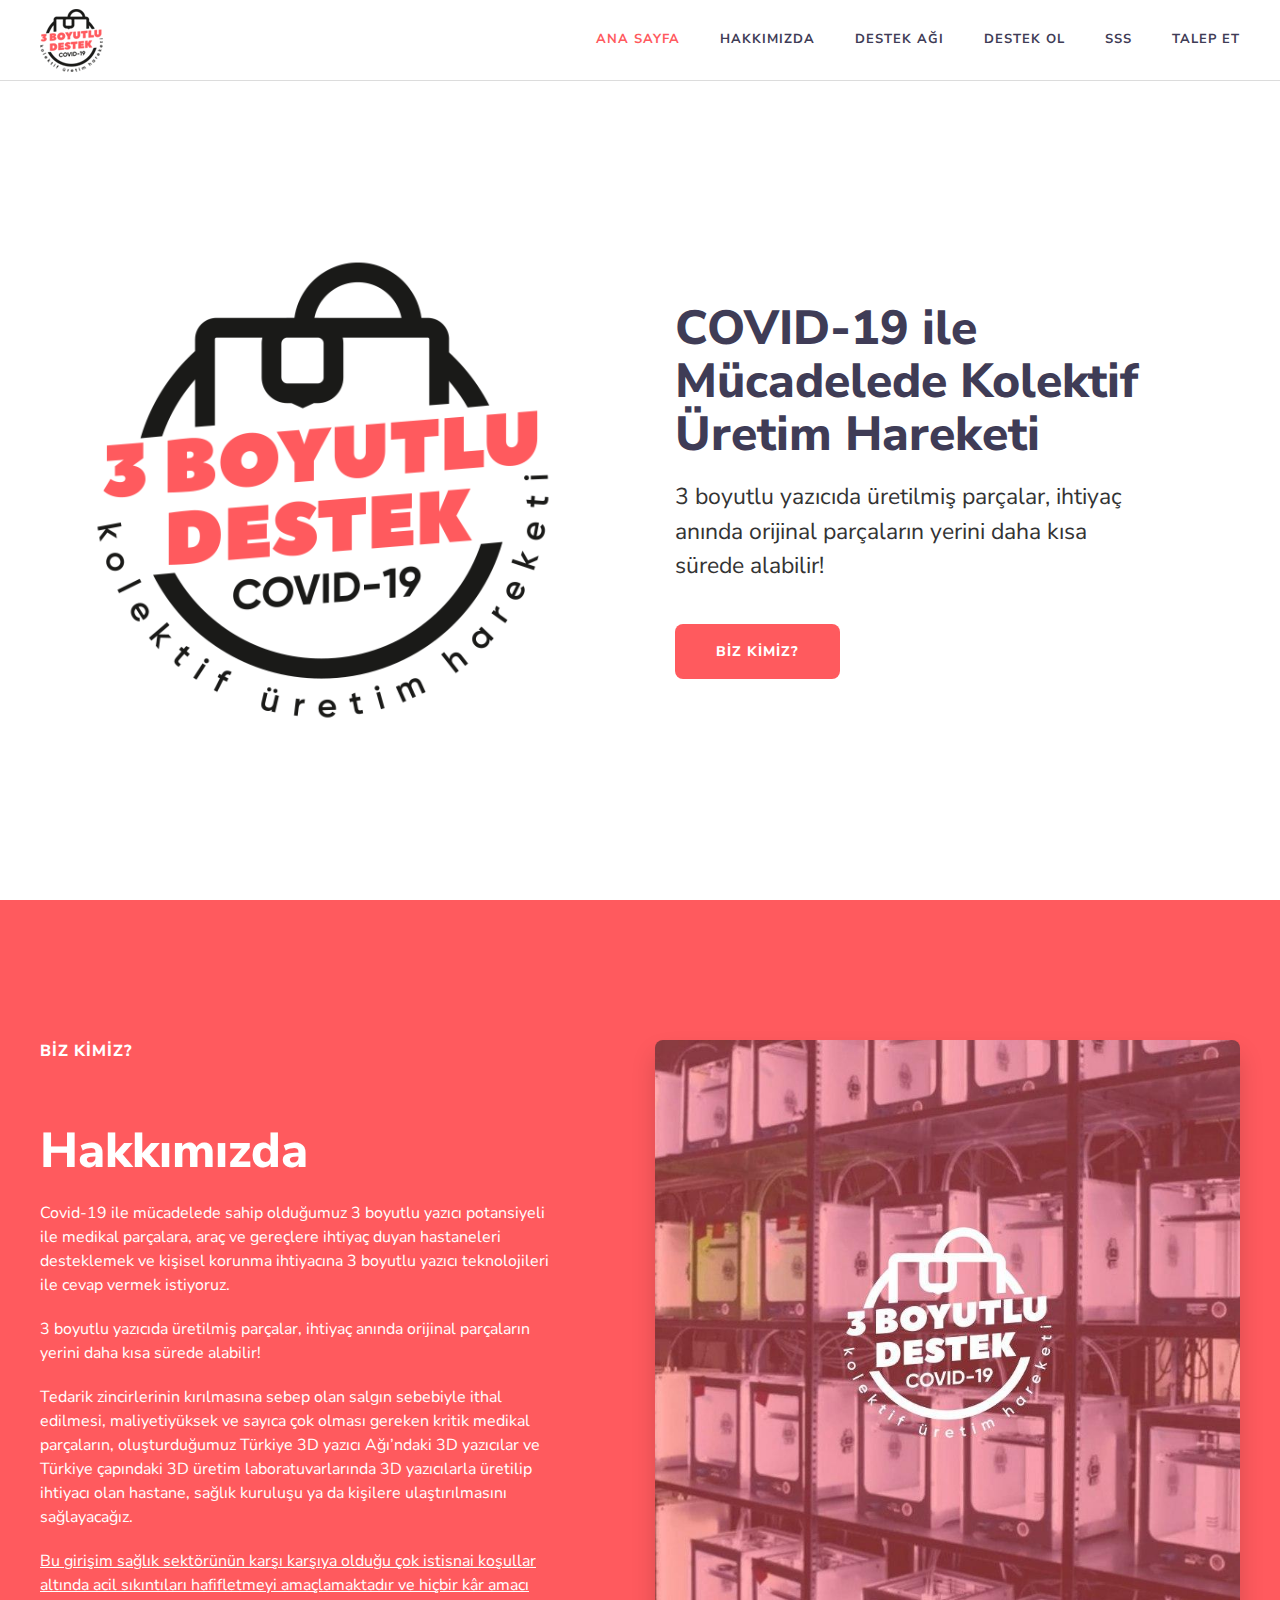
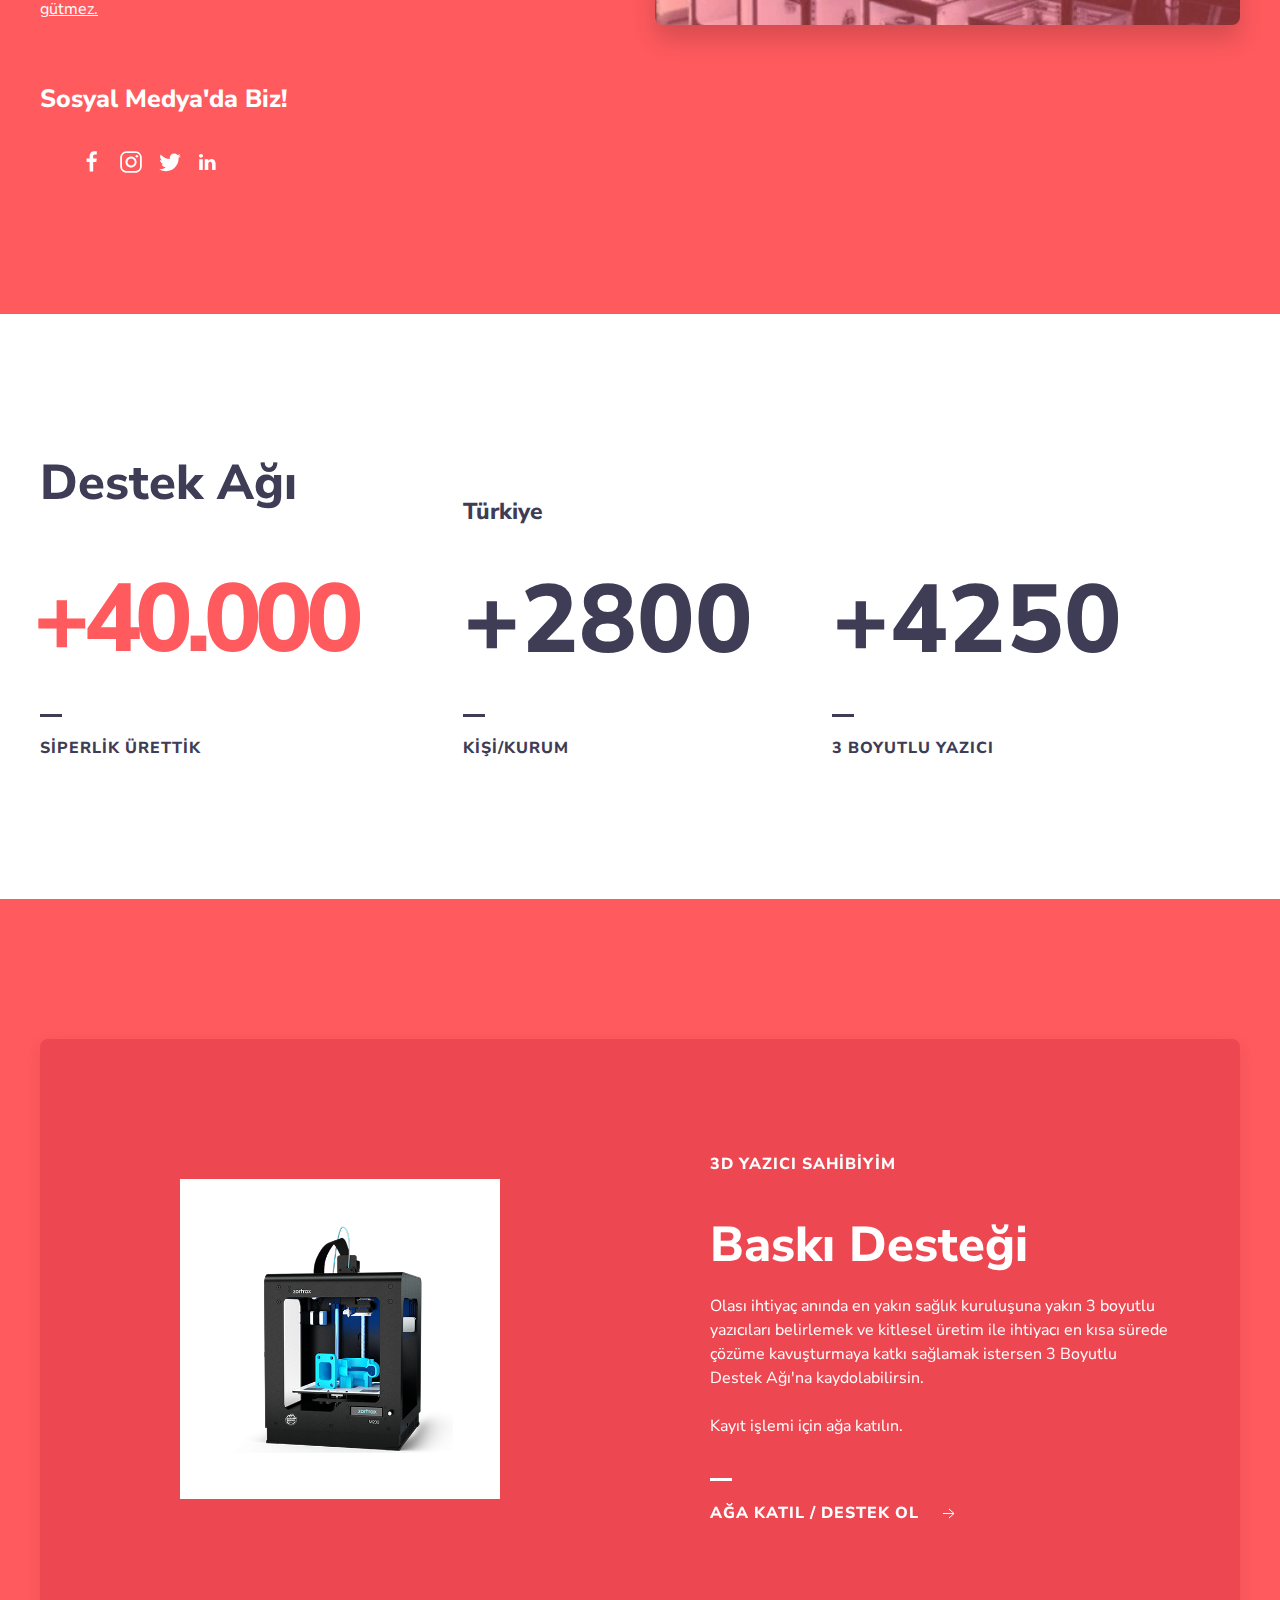
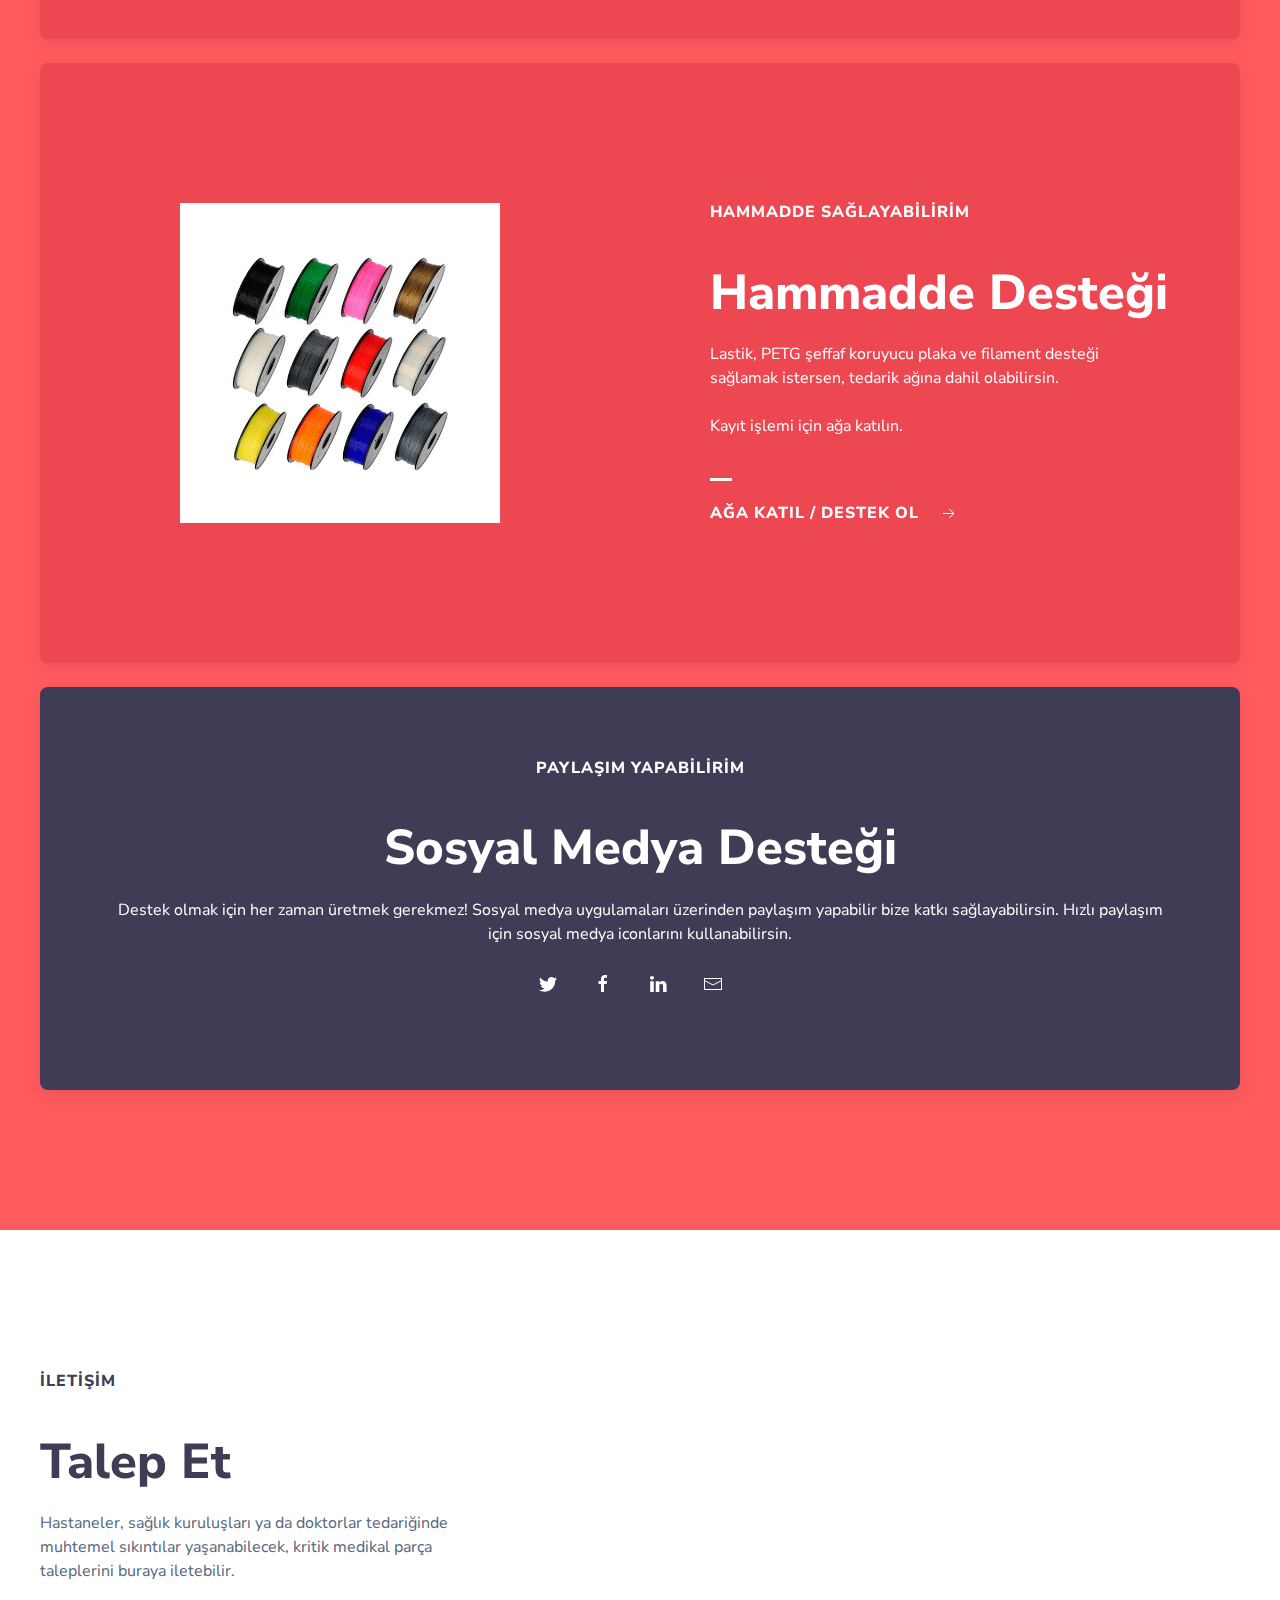
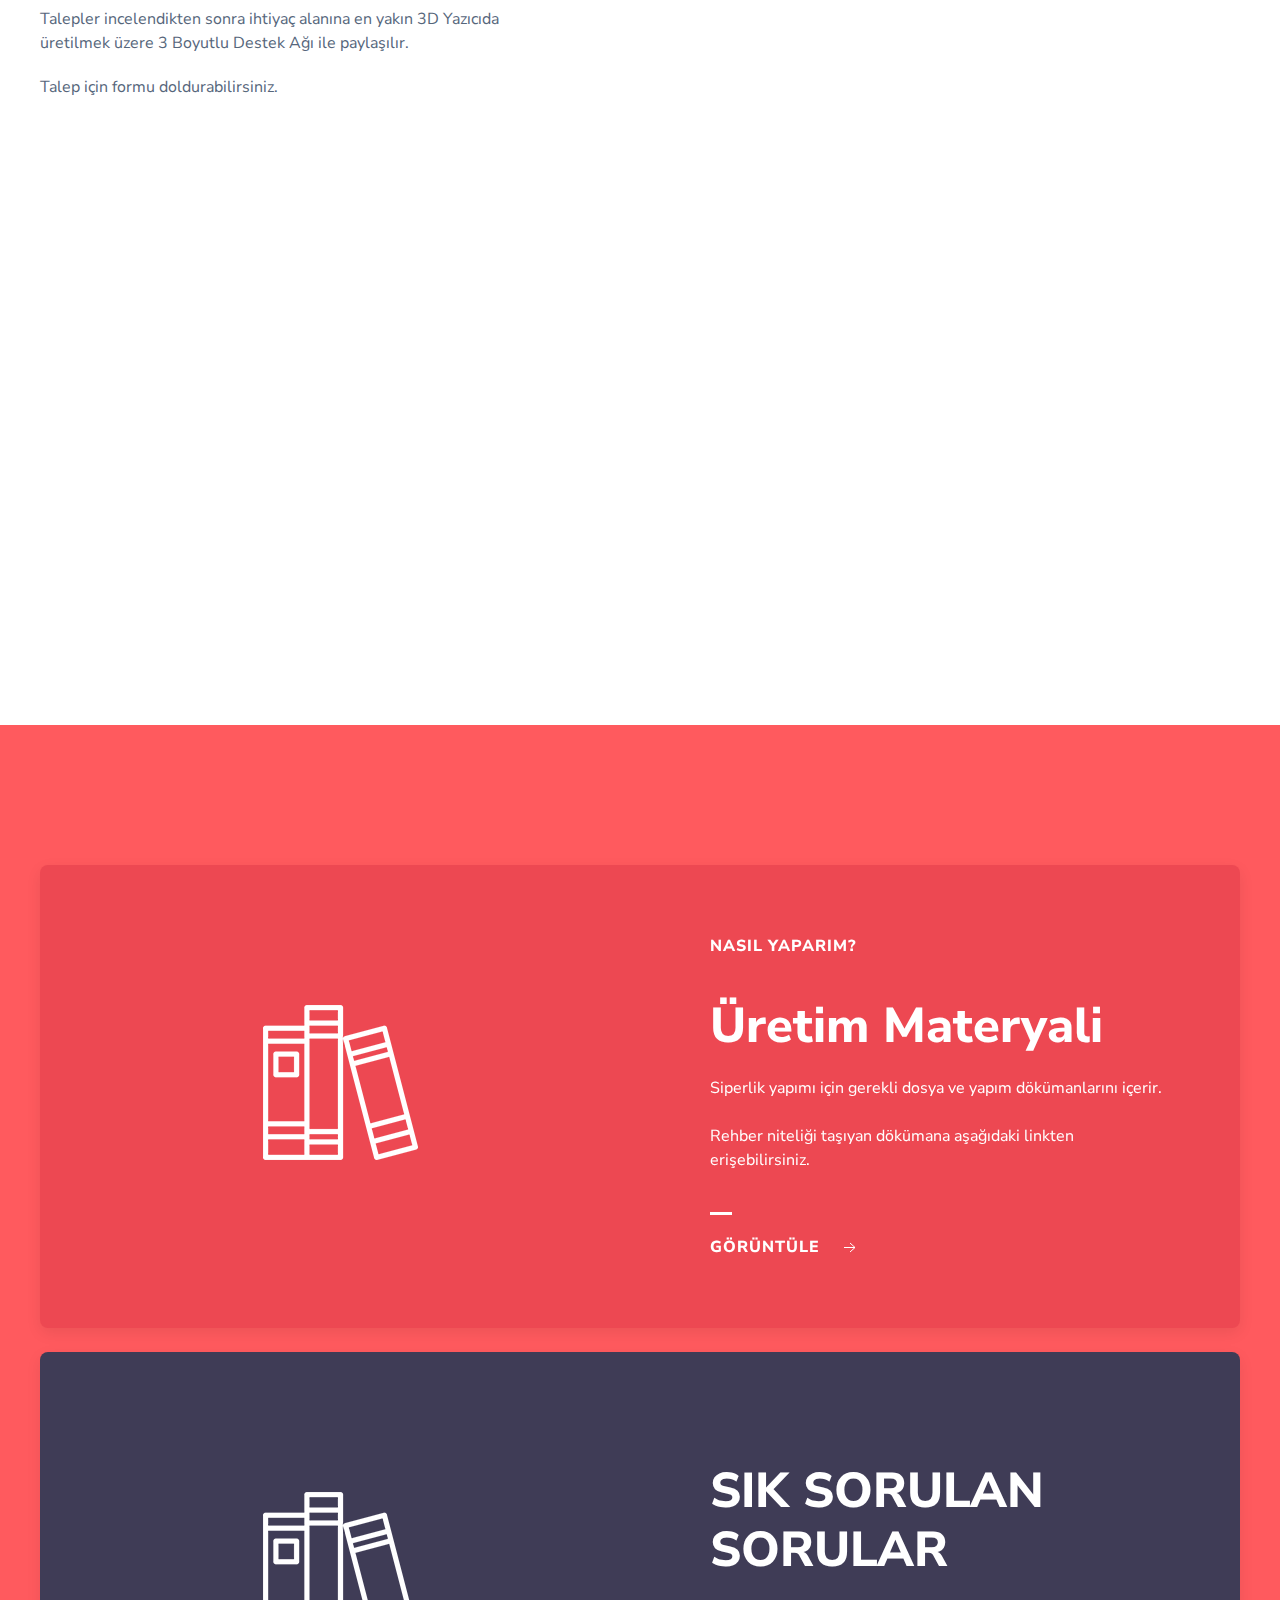
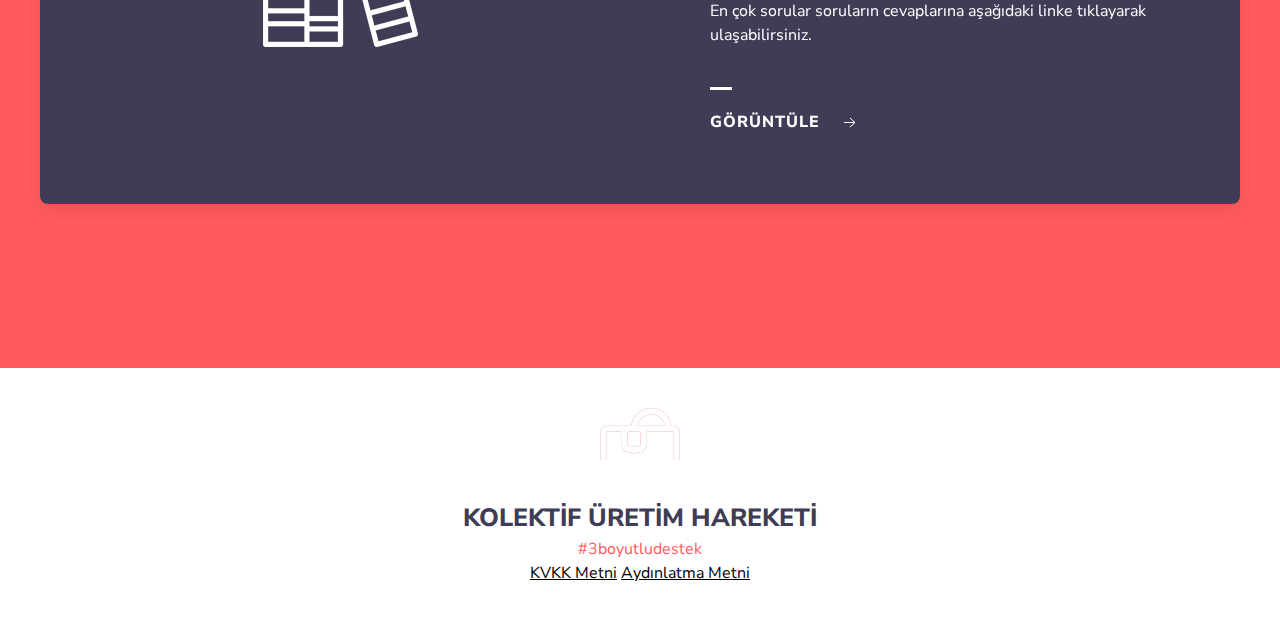
<file: index.html>
<!DOCTYPE html>
<html lang="tr" dir="ltr">

<head>
    <meta charset="utf-8">
    <meta name="viewport" content="width=device-width, initial-scale=1">
    <link rel="shortcut icon" type="image/png" href="assets/img/logo.png">
    <link href="https://fonts.googleapis.com/css?family=Nunito+Sans:400,800&display=swap" rel="stylesheet">
    <link rel="stylesheet" href="assets/css/main.css"/>
    <script src="assets/js/uikit.js"></script>
    <link href="assets/map/css/svg-turkiye-haritasi.css" rel="stylesheet"/>
    <!-- Kod Geliştirme, Destek ve Öneri için : ergun@pacwork.com -->

    <!-- Primary Meta Tags -->
    <title>3 Boyutlu Destek | Kolektif Üretim Hareketi</title>
    <meta name="title" content="3 Boyutlu Destek | Kolektif Üretim Hareketi">
    <meta name="description"
          content="Bu girişim sağlık sektörünün karşı karşıya olduğu çok istisnai koşullar altında acil sıkıntıları hafifletmeyi amaçlamaktadır ve hiçbir kâr amacı gütmez.">

    <!-- Open Graph / Facebook -->
    <meta property="og:type" content="website">
    <meta property="og:url" content="https://3boyutludestek.com/">
    <meta property="og:title" content="3 Boyutlu Destek | Kolektif Üretim Hareketi">
    <meta property="og:description"
          content="Bu girişim sağlık sektörünün karşı karşıya olduğu çok istisnai koşullar altında acil sıkıntıları hafifletmeyi amaçlamaktadır ve hiçbir kâr amacı gütmez.">
    <meta property="og:image" content="https://3boyutludestek.com/assets/img/logo.png">

    <!-- Twitter -->
    <meta property="twitter:card" content="summary_large_image">
    <meta property="twitter:url" content="https://3boyutludestek.com/">
    <meta property="twitter:title" content="3 Boyutlu Destek | Kolektif Üretim Hareketi">
    <meta property="twitter:description"
          content="Bu girişim sağlık sektörünün karşı karşıya olduğu çok istisnai koşullar altında acil sıkıntıları hafifletmeyi amaçlamaktadır ve hiçbir kâr amacı gütmez.">
    <meta property="twitter:image" content="https://3boyutludestek.com/assets/img/logo.png">


</head>

<body>

<header id="anasayfa">
    <div data-uk-sticky="animation: uk-animation-slide-top; sel-target: .uk-navbar-container; cls-active: uk-navbar-sticky; cls-inactive: uk-navbar-transparent ; top: 600">
        <nav class="uk-navbar-container uk-letter-spacing-small uk-text-bold">
            <div class="uk-container">
                <div class="uk-position-z-index" data-uk-navbar>
                    <div class="uk-navbar-left">
                        <a class="uk-navbar-item uk-logo" href="#anasayfa"><img src="assets/img/logo.png"
                                                                                alt="Ana Sayfa"></a>
                    </div>
                    <div class="uk-navbar-right">
                        <ul class="uk-navbar-nav uk-visible@m" data-uk-scrollspy-nav="closest: li">
                            <li><a data-uk-scroll="offset: 0" href="#anasayfa">ANA SAYFA</a></li>
                            <li><a data-uk-scroll="offset: 0" href="#hakkimizda">HAKKIMIZDA</a></li>
                            <li><a data-uk-scroll="offset: 0" href="#ag">DESTEK AĞI</a></li>
                            <li class="destek-ol-nav"><a data-uk-scroll="offset: 0" href="#destek">DESTEK OL</a></li>
                            <li><a href="sik-sorulan-sorular.html">SSS</a></li>
                            <li  class="talep-et-nav"><a data-uk-scroll="offset: 0" href="#iletisim"
                                   >TALEP ET</a>
                            </li>
                        </ul>
                        <a class="uk-navbar-toggle uk-hidden@m" href="#offcanvas" data-uk-toggle><span
                                data-uk-navbar-toggle-icon></span></a>
                    </div>
                </div>
            </div>
        </nav>
    </div>
    <div class="uk-flex uk-flex-middle" data-uk-height-viewport="offset-top: true">
        <div class="uk-width-1-1">
            <div class="uk-section">
                <div class="uk-container">
                    <div class="uk-grid-large" data-uk-grid>
                        <div class="uk-width-1-2@m"
                             data-uk-scrollspy="cls: uk-animation-slide-left-small; repeat: true; delay: 300">
                            <img src="assets/img/banner.png" alt="Kolektif Üretim Hareketi">
                        </div>
                        <div class="uk-width-1-2@m uk-flex uk-flex-middle"
                             data-uk-scrollspy="cls: uk-animation-slide-right-small; repeat: true; delay: 300">
                            <div>
                                <h1 class="uk-heading-medium uk-margin-remove-top uk-letter-spacing-xl">COVID-19 ile
                                    Mücadelede
                                    Kolektif Üretim Hareketi</h1>
                                <p class="uk-text-lead uk-width-4-5@m">
                                    3 boyutlu yazıcıda üretilmiş parçalar, ihtiyaç anında orijinal
                                    parçaların yerini daha kısa sürede alabilir! </p>
                                <div class="uk-margin-medium-top">
                                    <a href="#hakkimizda" class="uk-button radius uk-button-large uk-button-primary"
                                       data-uk-scroll="offset: 80">BİZ KİMİZ?</a>


                                </div>


                            </div>
                        </div>
                    </div>
                </div>
            </div>
        </div>
    </div>
</header>

<div id="hakkimizda" class="uk-section uk-section-large uk-section-primary">
    <div class="uk-container">
        <div class="uk-child-width-1-2@m uk-grid-match" data-uk-grid>
            <div>
                <div class="uk-padding-large uk-padding-remove-left uk-padding-remove-vertical uk-flex uk-flex-column">
                    <h3 class="uk-text-uppercase uk-h5 uk-letter-spacing-small">BİZ KİMİZ?</h3>
                    <h2 class="uk-heading-small uk-margin-medium-top">Hakkımızda</h2>
                    <div class="uk-margin-auto-bottom">
                        <p>Covid-19 ile mücadelede sahip olduğumuz 3 boyutlu yazıcı potansiyeli ile medikal parçalara,
                            araç ve gereçlere ihtiyaç duyan hastaneleri desteklemek ve kişisel korunma ihtiyacına 3
                            boyutlu yazıcı teknolojileri ile cevap vermek istiyoruz. </p>
                        <p>
                            3 boyutlu yazıcıda üretilmiş parçalar, ihtiyaç anında orijinal
                            parçaların yerini daha kısa sürede alabilir!
                        </p>
                        <p>
                            Tedarik zincirlerinin kırılmasına sebep olan salgın sebebiyle ithal edilmesi, maliyetiyüksek
                            ve sayıca çok olması gereken kritik medikal parçaların, oluşturduğumuz Türkiye 3D yazıcı
                            Ağı’ndaki 3D yazıcılar ve Türkiye çapındaki 3D üretim laboratuvarlarında 3D yazıcılarla
                            üretilip ihtiyacı olan hastane, sağlık kuruluşu ya da kişilere ulaştırılmasını sağlayacağız.
                        </p>

                        <p><u>Bu girişim sağlık sektörünün karşı karşıya olduğu çok istisnai koşullar altında acil
                            sıkıntıları hafifletmeyi amaçlamaktadır ve hiçbir kâr amacı gütmez.</u></p>
                    </div>

                  <div class="uk-child-width-expand@s uk-flex uk-flex-bottom" data-uk-grid>
                    <div>
                      <div>
                        <a href="#" class="uk-logo uk-margin-medium-top uk-display-inline-block">Sosyal Medya'da Biz!</a>
                      </div>
                    </div>
                    <div>
                      <div class="uk-padding uk-padding-remove-vertical">
                        <div data-uk-grid class="uk-child-width-auto uk-grid-small ">
                          <div class="">
                            <a href="https://www.facebook.com/3BoyutluDestek" data-uk-icon="icon: facebook; ratio: 1.2" class="uk-icon-link uk-icon"
                               target="_blank"></a>
                          </div>
                          <div>
                            <a href="https://www.instagram.com/3boyutludestek" data-uk-icon="icon: instagram; ratio: 1.2" class="uk-icon-link uk-icon"
                               target="_blank"></a>
                          </div>
                          <div>
                            <a href="https://twitter.com/3BoyutluDestek" data-uk-icon="icon: twitter; ratio: 1.2" class="uk-icon-link uk-icon"
                               target="_blank"></a>
                          </div>
                        <div>
                            <a href="https://www.linkedin.com/company/3boyutludestek/" data-uk-icon="icon: linkedin"
                               class="uk-icon-link" target="_blank"></a>
                        </div>

                        </div>
                      </div>
                    </div>
                  </div>

                </div>
            </div>
            <div>
                <div class="uk-height-1-1 uk-background-center-center uk-background-cover uk-background-norepeat uk-background-blend-overlay
          uk-overlay-retreat"
                     style="background-image: url();">
                    <img class="uk-box-shadow-large radius" src="assets/img/hakkimizda.jpg" alt="Hakkımızda">
                </div>
            </div>
        </div>
    </div>
</div>

<div id="ag" class="uk-section uk-padding-remove-bottom uk-section-primary- uk-section-large">
    <div class="uk-container">
        <div class="uk-grid-large" data-uk-grid>
            <div class="uk-width-1-3@m">
                <h2 class="uk-heading-small uk-margin-large-bottom">Destek Ağı</h2>
                <h3 class="uk-heading-xlarge uk-text-primary" style="font-size:6rem;padding-bottom:15px;">+40.000</h3>
                <hr class="uk-margin-bottom uk-margin-medium-top uk-separator-small">
                <h3 class="uk-margin-remove-bottom uk-text-uppercase uk-h5 uk-letter-spacing-small uk-margin-small-top">
                    SİPERLİK ÜRETTİK</h3>
            </div>

            <div class="uk-width-expand@m uk-flex uk-flex-column">
                <h3 class="uk-margin-auto-top uk-margin-medium-bottom" id="il">Türkiye</h3>
                <div class="uk-child-width-1-3" data-uk-grid>
                    <div>
                        <h3 class="uk-heading-large" id="kurum">+2800</h3>
                        <hr class="uk-margin-bottom uk-margin-medium-top uk-separator-small">
                        <h3 class="uk-text-uppercase uk-h5 uk-letter-spacing-small uk-margin-small-top">Kişi/Kurum</h3>
                    </div>
                    <div style="margin-left:100px;">
                        <h3 class="uk-heading-large printer" id="printer">+4250</h3>
                        <hr class="uk-margin-bottom uk-margin-medium-top uk-separator-small">
                        <h3 class="uk-text-uppercase uk-h5 uk-letter-spacing-small uk-margin-small-top">3 Boyutlu Yazıcı</h3>
                    </div>
                </div>
            </div>
        </div>
    </div>
    <div class="uk-section uk-flex-center">
    <!--    <div class="uk-container">
            <br>
            <br>
            <div class="il-isimleri"></div>
            <div class="svg-turkiye-haritasi">
                <svg version="1.1" id="svg-turkiye-haritasi" xmlns="http://www.w3.org/2000/svg"
                     xmlns:xlink="http://www.w3.org/1999/xlink" viewBox="0 0 1007.478 527.323" xml:space="preserve">
        <g id="turkiye">
          <g id="adana" data-plakakodu="01" data-alankodu="322" data-iladi="Adana" printer="0" kurum="0">
            <path d="M545.408,271.835c-0.276,0-0.514,0.209-0.812,0.594c-0.298,0.385-0.571,0.883-0.97,1.28 c-0.469,0.469-1.273,0.823-2.063,1.218c-0.395,0.197-0.768,0.397-1.062,0.561c-0.294,0.165-0.525,0.346-0.5,0.312 c-0.047,0.062-0.208,0.342-0.375,0.656s-0.356,0.697-0.563,1.094c-0.414,0.794-0.824,1.587-1.22,2.061 c-0.519,0.623-0.954,1.969-2.096,2.968c-0.41,0.358-0.525,0.729-0.626,1.156s-0.125,0.904-0.407,1.375 c-0.162,0.269-0.705,1.3-1.189,2.311c-0.242,0.506-0.461,1.02-0.626,1.438s-0.25,0.786-0.25,0.781c0,0.289-0.146,0.497-0.281,0.656 s-0.285,0.299-0.469,0.438c-0.368,0.276-0.827,0.538-1.281,0.78c-0.877,0.47-1.691,0.817-1.75,0.843 c-0.002,0.001-0.062,0.031-0.062,0.031l-2.845,1.717v0.031h-0.033l-2.876,1.498l-4.189,2.404h-0.031l-0.031,0.031l-2.97,1.092 l-0.062,0.031l-3.032,1.748l-0.439,1.688v0.031l0.124,1.312v0.031l0.499,1.531v0.062v0.062l0.123,2.781c0,0,0.016,0.717,0.03,1.469 c0.008,0.376,0.014,0.74,0.03,1.062c0.017,0.322,0.057,0.635,0.062,0.656c0.084,0.336-0.003,0.562-0.094,0.812 s-0.219,0.485-0.344,0.719c-0.25,0.468-0.531,0.875-0.531,0.875v0.031l-0.062,0.031c0,0-0.343,0.381-0.812,0.75 c-0.469,0.369-1.003,0.811-1.688,0.811c-0.545,0-1.063-0.237-1.5-0.439c-0.351-0.162-0.495-0.286-0.594-0.344c0,0-0.06,0-0.062,0 c-0.054-0.01-0.672-0.128-1.406-0.282c-0.383-0.08-0.783-0.164-1.125-0.251c-0.342-0.086-0.582-0.166-0.812-0.281 c0.015,0.008-0.275-0.076-0.594-0.125s-0.708-0.078-1.125-0.126c-0.834-0.094-1.702-0.188-2.25-0.345 c-0.755-0.216-3.191-0.613-3.281-0.627v0.031l-4-0.002c-0.016,0.032-0.127,0.263-0.344,0.562c-0.231,0.319-0.514,0.712-1,0.905 c-0.177,0.071-0.953,0.53-1.563,0.937c-0.609,0.407-1.125,0.78-1.125,0.78l-0.062,0.031l-0.062,0.031l-3.095,0.967l-0.062,0.031 l-2.845,1.373l-0.125,0.031h-0.094l-4.406-0.002l-2.719,0.155l-1.126,1.218l-0.595,2.469v0.031c0.004,0.027,0.109,0.84,0.218,1.781 c0.111,0.958,0.237,1.972,0.155,2.625c-0.115,0.924-0.252,4.125-0.252,4.125v0.094l-0.031,0.062c0,0-0.22,0.625-0.532,1.281 c-0.156,0.328-0.338,0.676-0.532,0.969c-0.193,0.293-0.376,0.538-0.75,0.688c-0.14,0.056-0.476,0.367-0.906,0.781 s-0.968,0.93-1.657,1.343c-0.97,0.581-1.526,0.626-2.031,0.749l1.061,2.751l0.031,0.031v0.031l0.968,1.813l0.031,0.031 c0.02,0.033,0.153,0.27,0.375,0.531c0.237,0.279,0.58,0.469,0.562,0.469c0.282,0,1.048-0.046,1.844-0.061s1.597-0.012,2.125,0.063 c0.943,0.136,1.735,0.455,2.437,1.157c0.726,0.726,1.937,2.439,1.937,2.439l0.125,0.156l-0.031,0.156l-0.127,3.156v0.188 l-0.094,0.125l-1.47,1.718l-0.407,1.562l0.78,1.594l0.031,0.031v0.031l0.843,2.156l1.093,1.689l3.156,0.002h0.125l0.125,0.062 l2.655,1.501l0.031,0.031l0.062,0.062l0.999,1.001l0.188,0.188l-0.033,0.229l-0.126,1.156v0.031l-0.407,1.906v0.125l-0.094,0.094 l-1.157,1.28l-0.001,2.5l1.687,2.157l1.874,2.376l0.125,0.156v0.156l-0.002,2.781c0,0-0.018,0.526-0.126,1.062 c-0.054,0.268-0.124,0.551-0.281,0.812c-0.157,0.261-0.477,0.531-0.875,0.531c-0.379,0-1.217-0.017-2.031-0.001 c-0.407,0.008-0.803,0.045-1.125,0.061c-0.322,0.017-0.599,0.025-0.625,0.031c-0.315,0.079-1.176,0.629-2.281,0.905 c-0.934,0.233-3.099,0.937-3.189,0.967l-0.062,0.031l-0.189,0.098l2.155,1.313l6.248,3.753l5.498,3.378l0.031,0.031l3.343,1.752 h0.031l2.437,1.063l1.844,0.782l2.095-2.093l0.125-0.125l0.156-0.031l2.875-0.342h0.031h0.031l6.125,0.003l2-0.468l0.658-3.562 v-0.031l0.346-3.719l0.031-0.125l0.062-0.094l1.439-2.155l0.062-0.125l0.156-0.062l2.689-1.061h0.031l0.031-0.031l5.563-1.372 l3.252-4.31l3.753-4.998l0.125-0.156l0.219-0.031l1.781-0.28l0.251-1.531l0.031-0.094l0.031-0.094l1.783-3.03l0.031-0.031v-0.031 l1.407-1.749c0-0.248,0.002-3.016,0.002-3.5c0-0.505,0.001-2.125,0.001-2.125c-0.034-0.14-0.734-2.996-0.873-3.969 c-0.034-0.237-0.168-0.372-0.5-0.531s-0.802-0.276-1.25-0.501c-0.016-0.008-0.085-0.031-0.25,0.031s-0.364,0.195-0.562,0.344 c-0.396,0.297-0.75,0.656-0.75,0.656l-0.029,0.061l-0.094,0.031l-2.782,1.529l-0.094,0.031l-0.094,0.031 c0,0-1.74,0.124-2.438,0.124c-0.274,0-0.563-0.145-0.719-0.344s-0.207-0.393-0.219-0.562c-0.024-0.339,0.062-0.625,0.062-0.625 l0.657-2.375v-0.031v-0.031l0.939-2.311l-0.25-0.5l-0.031-0.062l-1.343-1.845l-0.123-0.157l0.031-0.219l0.501-2.406l0.031-0.125 l0.062-0.094l2.158-2.749l0.031-0.062h0.031c0,0,0.357-0.358,0.719-0.75c0.181-0.196,0.379-0.391,0.5-0.562 c0.091-0.128,0.118-0.246,0.125-0.25c0.003-0.614,0.126-2.531,0.126-2.531v-0.062l0.031-0.062l0.626-1.906l0.031-0.062l0.031-0.062 l0.813-1.125l0.377-3.562v-0.031c0,0,0.073-0.43,0.189-0.969s0.231-1.144,0.501-1.594c0.374-0.623,1.239-2.143,2.096-2.999 c0.62-0.62,1.157-1.968,1.157-1.968v-0.031l0.031-0.031l1.877-3.78l0.125-0.25l0.281-0.031l2.906-0.373h0.031h0.031l4.375,0.002 h0.031l2.156-0.655v-0.219l0.656-0.031c0.105-0.118,0.263-0.275,0.531-0.625c0.348-0.454,0.697-1.08,0.72-1.219 c0.088-0.53,0.382-1.137,0.657-1.688s0.532-1,0.532-1l0.813-2.781v-0.035l0.001-2.281l-0.718-2.062l-0.031-0.125v-0.094 l0.251-2.031v-0.062l0.031-0.062c0,0,0.533-1.191,0.626-1.562c0.131-0.524,0.501-1.906,0.501-1.906l0.501-2.25l0.127-3.719v-0.031 l0.376-2.656v-0.062l0.031-0.031l0.626-1.906v-0.031l1.596-3.624l-0.842-3.25c0,0-0.252-1.139-0.374-1.625 c-0.002-0.007-0.138-0.276-0.281-0.562s-0.32-0.64-0.5-0.969c-0.342-0.624-0.624-1.133-0.655-1.188c0,0-1.022-1.23-1.905-1.782 c-0.985-0.616-1.907-1.102-3.624-1.471c-0.916-0.197-1.31-0.39-1.531-0.501S545.871,271.835,545.408,271.835z"/>
          </g>
            <g id="adiyaman" data-plakakodu="02" data-alankodu="416" data-iladi="Adıyaman" printer="213" kurum="89">
            <path d="M705.466,280.329c-0.12,0.034-0.464,0.146-0.875,0.312 c-0.429,0.173-0.949,0.382-1.438,0.593c-0.911,0.393-1.64,0.7-1.75,0.749l-1.72,1.687l-0.031,0.062l-3.534,4.936l-0.062,0.094 l-0.094,0.062l-3.751,2.123l-0.031,0.031l-5.001,2.309l-0.062,0.031h-0.031l-2.157,0.562l-0.219,0.031l-0.188-0.125l-3.218-2.314 v-0.031h-0.031l-3.03-2.565c-0.14,0.01-0.503,0.031-1.094,0.03c-0.692,0-1.419,0.039-2-0.251c-0.796-0.398-2.291-1.492-2.437-1.595 l-0.062-0.031l-5.311-1.753l-0.062-0.031l-0.031-0.031l-2.811-1.752l-4.155-1.033h-0.031l-3.438,0.186l-3.44,3.092l-0.031,0.031 l-2.157,1.593l-0.094,0.062l-0.125,0.031l-4.375,0.686l-0.658,1.437l2.654,3.126l0.094,0.094v0.093l0.904,3.031l0.094,0.312 l-0.219,0.188c0,0-0.783,0.731-1.689,1.499c-0.452,0.384-0.924,0.794-1.376,1.124s-0.86,0.589-1.25,0.718 c-1.087,0.361-5.001,1.591-5.001,1.591l-6.251,1.809h-0.094h-0.062l-6.438-0.191h-0.062h-0.062l-5.343-1.784l-0.627,4.562 l-0.031,0.219l-0.156,0.125l-4.783,3.528l-0.062,0.031l-1.939,1.968c-0.001,0.159,0.007,0.54-0.032,1.156 c-0.023,0.366-0.071,0.768-0.126,1.125c-0.054,0.357-0.109,0.655-0.251,0.938c-0.134,0.268-0.6,1.463-1.001,2.53 c-0.402,1.068-0.751,2.062-0.751,2.062l-0.031,0.062l-0.031,0.062l-0.813,1.062l3.654,3.19l3.938,0.502l0.281,0.031l0.125,0.25 l1.967,4.095l-0.156,0.062l2.375,0.22l2.626-1.999l0.156-0.125h0.156l1.781,0.001h0.188l0.156,0.156l2.155,2.157l0.094,0.094 l0.031,0.125c0.007,0.013,0.023,0.041,0.094,0.094c0.141,0.105,0.5,0.281,1.312,0.282c0.836,0,1.511-0.12,2.188-0.187 c0.677-0.067,1.375-0.064,2.156,0.22c0.632,0.23,1.651,0.469,2.594,0.657c0.943,0.189,1.748,0.313,2.219,0.501 c0.15,0.06,0.246,0.09,0.375,0.156s0.305,0.219,0.375,0.406c0.14,0.374,0.062,0.547,0.061,1.031c0,0.092,0.022,0.313,0.031,0.438 l0.062-0.438l3.375,0.346l0.125,0.031l0.094,0.062l2.03,1.313l2.719-0.343l6.314-3.466l-0.437-2.438l-2.374-2.063l-1.53-1.251 l-0.281-0.25l0.156-0.344l1.095-2.311l-2.843-2.408l-0.188-0.156v-0.219l0.001-2.031v-0.438l0.438-0.062l4.406-0.592l1.282-2.405 l0.031-0.062l0.031-0.031l2.251-2.655l0.469-0.562l0.375,0.625l1.717,3.095l0.031,0.062l0.874,1.156l2.126-2.03l0.469-0.438 l0.312,0.562l0.811,1.438l2.063-2.03l0.5-0.5l0.312,0.594l1.061,2.001l0.969,0.439l0.562,0.25l-0.375,0.5l-2.814,3.873v0.031 l-0.627,2.719v0.031l2.563-1.749c0,0,0.06-0.06,0.062-0.062c0.094-0.094,1.735-1.753,2.157-2.28 c0.197-0.247,0.49-0.458,0.812-0.688s0.678-0.471,1.031-0.687c0.706-0.433,1.344-0.78,1.344-0.78l0.188-0.094l0.188,0.031 l2.406,0.595l-0.78-1.062l-2.029-2.782l-0.091-0.122v-0.156l-0.123-4.438l-0.937-1.782l-0.062-0.062v-0.094l-0.498-3.281 l-0.218-1.312l1.031,0.845l2.405,2.032l0.094,0.094l0.031,0.125c0,0,0.187,0.529,0.405,1.125c0.219,0.596,0.504,1.291,0.593,1.469 c-0.041-0.082,0.074,0.094,0.281,0.219c0.207,0.125,0.477,0.254,0.75,0.375c0.546,0.243,1.094,0.407,1.094,0.407l0.094,0.062 l0.062,0.062l2.03,1.876l0.125,0.125l0.031,0.156l0.468,2.156l2.095-1.53l1.407-1.999l0.972-4.687l0.062-0.281l0.281-0.094 l2.562-0.811l1.314-2.968l0.031-0.094l0.125-0.094l2.376-1.749l0.938-0.78l-0.624-1.281l-0.062-0.094l-1.061-1.157l-0.156-0.188 l0.031-0.219l0.251-2.031l0.062-0.406l0.406-0.031l4.156-0.248l3.625-0.842l1-0.843c-0.074-0.051-0.082-0.032-0.156-0.094 c-0.19-0.16-0.401-0.379-0.5-0.688s-0.024-0.709,0.219-1c0.38-0.456,1.38-1.394,2.313-2.28c0.917-0.869,1.721-1.628,1.751-1.655 l0.002-2.812c-0.043-0.085-0.232-0.477-0.531-0.906c-0.165-0.238-0.352-0.465-0.5-0.594 C705.549,280.358,705.489,280.341,705.466,280.329z"/>
          </g>
            <g id="afyonkarahisar" data-plakakodu="03" data-alankodu="272" data-iladi="Afyonkarahisar" printer="213"
               kurum="89">
            <path d="M284.288,204.223c-0.181,0.067-1.091,0.432-2.281,0.843 c-0.651,0.224-1.343,0.453-1.906,0.624c-0.282,0.085-0.535,0.135-0.75,0.188c-0.192,0.047-0.334,0.086-0.5,0.094 c0.005,0.012-0.137,0.049-0.281,0.125c-0.193,0.101-0.456,0.249-0.75,0.438c-0.589,0.376-1.322,0.895-2.032,1.405 c-1.422,1.02-2.751,2.029-2.751,2.029l-0.219,0.156l-0.219-0.062l-2.688-0.72l-2.5-0.595l-2.471,3.78l-0.156,0.219h-0.281 c0,0-1.598-0.001-2.312-0.001c-0.357,0-1.264,0.022-2.188-0.001c-0.924-0.023-1.828-0.079-2.375-0.189 c-0.654-0.131-1.024-0.578-1.405-0.939c-0.382-0.361-0.778-0.69-1.469-0.845c-0.585-0.13-1.436,0.154-2.125,0.53 c-0.689,0.376-1.188,0.811-1.188,0.811l-0.219,0.156l-0.25-0.094c0,0-0.726-0.207-1.562-0.626s-1.811-1.01-2.437-1.845 c-0.999-1.334-2.491-2.656-2.561-2.72l-2.906-0.721l-1.407,2.155l-0.031,0.062l-0.062,0.062l-3.22,2.498l-0.062,0.031l-0.062,0.031 l-3.907,1.717l-1.502,2.78l-0.19,4.156v0.062v0.094l-1.097,3.035v0.062l-0.062,0.031l-2.127,3.218l-0.125,0.188l-0.219,0.031 l-1.25,0.155l-2.752,3.092l-0.062,0.062l-0.094,0.031l-3.314,1.593l-3.658,4.029l-0.188-0.156l-0.062,0.75v0.188l-0.156,0.125 l-3.127,2.873l-0.031,0.031h-0.031l-2.626,1.655l-0.19,2.844v0.031l0.092,3.344v0.25l-0.188,0.156l-2.345,1.811l-0.031,0.031 l-0.031,0.031l-2.596,3.03l3.405,1.846l0.031,0.031l0.031,0.031l3.936,3.033l0.094,0.062l0.031,0.094l1.81,3.313l0.031,0.094v0.094 l0.342,3.781l0.031,0.062l0.999,2.72l0.905,1l0.094,0.094l0.031,0.125l0.53,2.406l0.031,0.156l-0.062,0.156l-0.97,2.311 l-0.031,0.125l-0.094,0.062c0,0-0.605,0.545-1.251,1.155c-0.322,0.306-0.634,0.638-0.906,0.905 c-0.272,0.268-0.518,0.506-0.562,0.562c-0.183,0.229-0.407,0.365-0.719,0.594s-0.671,0.508-1.031,0.749 c-0.71,0.477-1.354,0.892-1.375,0.905h-0.031l-2.22,2.405l-0.125,0.156h-0.188l-3.844,0.342l-3.44,3.436l-0.062,0.062l-0.062,0.031 l-2.782,1.592l-1.064,3.187v0.031c-0.002,0.028-0.05,0.58-0.095,1.188c-0.045,0.623-0.095,1.342-0.095,1.438 c0-0.03,0.088,0.238,0.188,0.438c0.071,0.142,0.09,0.191,0.125,0.25l3.124,2.002l1.968,1.345l0.062,0.031l0.031,0.031l2.655,2.689 l0.094,0.094l0.062,0.125l0.468,1.844l0.781-0.062l4.376-1.154l0.156-0.031l0.156,0.062l3.405,1.408l2.907-1.404l-0.156-0.094 l1.908-3.53l2.283-4.03v-0.031l0.031-0.031l3.158-4.529l0.062-0.125l0.125-0.031l6.564-3.215l2.532-2.155l2.721-3.811v-0.031 l0.031-0.031l3.533-3.529l0.094-0.094l0.125-0.031l4.532-1.404l4.439-1.717l5.877-3.622l0.062-0.031l3.251-2.623l0.031-0.031h0.031 l7.752-4.277l2.19-3.03l0.062-0.094l0.094-0.031l3.157-1.904l0.062-0.062h0.094l2.531-0.374h0.062h0.037l2.656,0.126h0.25 l0.156,0.219l1.624,2.501v0.031l2.279,2.876l1.469,0.813l-0.5-0.812l6.533-4.277h0.031l4.002-3.029h0.031l6.283-4.278l2.907-2.06 l-3.343-1.908l-0.188-0.094l-0.062-0.219l-0.499-2.031l-0.062-0.25l0.156-0.188l5.003-5.747l1.19-4.311l0.283-4.031v-0.312 l0.312-0.125l3.439-1.373l-0.187-1.812l-4.749-1.409l-0.344-0.125v-0.375l0.253-6.281l-1.311-1.157 c-0.168-0.049-4.211-1.228-6.061-1.565c-1.061-0.194-2.202-0.643-3.218-1.096c-1.017-0.453-1.95-0.911-2.405-1.063 c-0.426-0.142-0.704-0.484-0.875-0.844s-0.264-0.757-0.311-1.156c-0.097-0.799-0.03-1.649-0.03-2.062 c0-0.073-0.082-0.328-0.219-0.625s-0.337-0.625-0.53-0.938c-0.376-0.606-0.726-1.094-0.749-1.125l-0.031-0.031L284.288,204.223z"/>
          </g>
            <g id="agri" data-plakakodu="04" data-alankodu="472" data-iladi="Ağrı" printer="213" kurum="89">
            <path d="M910.727,145.691l-6.97,1.34l-6.22,1.403h-0.031l-9.377,2.839l-0.062,0.031l-6.721,2.808 l-0.125,0.062h-0.125l-5.688-0.534c-0.007,0.002-0.024-0.003-0.031,0c-0.554,0.206-1.048,0.423-2.219,0.843 c-1.677,0.6-3.456,1.22-4.22,1.373c-0.121,0.024-0.678,0.277-1.281,0.687c-0.603,0.411-1.294,0.949-2.001,1.499 c-0.707,0.55-1.408,1.135-2.001,1.593s-1.049,0.789-1.407,0.968c-0.111,0.055-0.172,0.13-0.219,0.312 c-0.047,0.182-0.029,0.463,0,0.781c0.058,0.637,0.249,1.37,0.249,2c0.015,0.045,0.061,0.128,0.125,0.219 c0.128,0.181,0.343,0.426,0.594,0.688c0.501,0.524,1.186,1.157,1.874,1.751c1.358,1.175,2.684,2.194,2.718,2.22l0.031,0.031 c0.054,0.033,4.492,2.727,6.029,3.753c0.902,0.601,1.187,1.538,1.187,2.407s-0.189,1.75-0.189,2.562 c-0.001,1.835-1.162,2.694-1.377,2.843l-0.031,0.031c-0.011,0.008-0.094,0.094-0.094,0.094l-4.534,5.748l1.469,0.001h0.125 l0.094,0.062l4.687,2.253l0.188,0.125l0.062,0.188l0.749,2.594l0.031,0.062l1.279,2.97l4.123,4.158h0.031v0.031l3.404,4.158 l0.094,0.125l0.031,0.156l0.622,5.219v0.062c0.016,0.053,0.258,0.806,0.53,1.688c0.141,0.456,0.278,0.928,0.405,1.312 c0.128,0.384,0.259,0.706,0.281,0.75c0.156,0.313,0.162,0.575,0.187,0.938s0.031,0.786,0.03,1.188c0,0.737-0.028,1.3-0.032,1.406 l2.716,5.063l-0.531,0.281l2.812-0.06h0.031l3.626-1.029l0.031-0.031l2.345-1.843l1.127-3.437l0.094-0.344h0.375l1.344,0.001 c0.03-0.156,0.051-0.32,0.094-0.469c0.132-0.456,0.312-0.844,0.312-0.844v-0.062l0.031-0.031l1.626-2.405v-0.031l0.031-0.031 l3.033-3.404l0.031-0.031l0.062-0.031l1.97-1.311l1.221-3.624l0.031-0.062l0.031-0.062c0,0,0.313-0.428,0.657-0.938 c0.343-0.51,0.751-1.124,0.845-1.312c-0.035,0.07,0.002-0.109-0.031-0.344s-0.102-0.543-0.188-0.844s-0.198-0.595-0.281-0.844 c-0.069-0.207-0.087-0.336-0.125-0.469c-0.011-0.009-0.016,0.012-0.031,0c-0.078-0.059-0.214-0.155-0.375-0.25 c-0.321-0.19-0.752-0.436-1.188-0.657c-0.871-0.441-1.75-0.813-1.75-0.813l-0.406-0.188l0.156-0.438l0.626-1.969l0.094-0.281 l0.281-0.062l3.125-0.529v0.031c0.027-0.008,0.689-0.21,1.438-0.437c0.382-0.116,0.772-0.234,1.094-0.343 c0.322-0.11,0.589-0.247,0.594-0.25c0.455-0.273,2.212-1.232,2.407-1.343c0,0,0.113-0.082,0.125-0.094 c0.087-0.087,0.365-0.385,0.781-0.781c0.237-0.226,0.501-0.465,0.719-0.656c0.218-0.191,0.332-0.322,0.562-0.438 c0.216-0.108,0.294-0.099,0.469-0.125s0.378-0.068,0.625-0.094c0.494-0.051,1.113-0.079,1.719-0.124 c1.211-0.089,2.375-0.155,2.375-0.155l0.188-0.031l0.125,0.094l1.53,1.001l0.031,0.031l0.031,0.031l1.655,1.657l0.031,0.031 c0.032,0.025,0.645,0.475,1.311,1.001c0.343,0.27,0.682,0.541,0.969,0.782c0.247,0.207,0.416,0.327,0.562,0.5 c0.018,0.008,0.078,0.053,0.156,0.062c0.157,0.019,0.401,0.01,0.625,0c0.448-0.021,0.875-0.062,0.875-0.062l0.219-0.031 l0.188,0.125l2.749,2.314l1.811,1.501l0.062,0.031c0.052,0.031,0.426,0.255,0.875,0.5c0.24,0.131,0.488,0.251,0.688,0.344 c0.1,0.046,0.19,0.073,0.25,0.094c0.063-0.039,0.146-0.109,0.25-0.188c0.225-0.171,0.507-0.415,0.781-0.656 c0.481-0.423,0.834-0.746,0.938-0.843l0.501-2.438v-0.031c0,0,0.608-2.26,0.814-2.875c0.079-0.237,0.207-0.474,0.375-0.75 s0.392-0.567,0.594-0.875s0.405-0.626,0.562-0.875s0.275-0.484,0.281-0.5c0.16-0.4,0.395-0.463,0.656-0.594 s0.584-0.245,0.875-0.344c0.582-0.198,1.125-0.343,1.125-0.343l0.188-0.031l0.188,0.094l2.874,1.596l3.75-0.592l-0.281-0.25 l0.188-0.344l1.783-3.03l0.156-0.25h0.281l5.5,0.003l1.376-1.155l0.219-0.188l0.281,0.125l1.531,0.595l5.031,0.003h0.062 l1.281-0.437l0.094-0.031l1.406-0.843l0.002-3v-0.125l0.094-0.125l1.126-1.843l-0.53-1.531l-0.031-0.031v-0.062l-0.373-3.281 l-0.062-0.312l0.281-0.156l1.188-0.78l0.345-2.062l0.031-0.031v-0.031l0.813-2.312l-1.124-1.689l-0.188-0.25l0.156-0.25l1.251-2.28 l0.094-0.125l0.125-0.062l0.812-0.438l-2.5-0.345l-4.313,2.092h-0.031l-0.031,0.031c0,0-1.133,0.31-2.344,0.624 c-0.606,0.157-1.222,0.317-1.75,0.437s-0.894,0.188-1.219,0.187c-0.149,0-0.826,0.191-1.344,0.405 c-0.518,0.215-0.938,0.437-0.938,0.437l-0.219,0.125l-0.219-0.125l-1.999-1.001l-4.906,0.341h-0.031h-0.027l-8.375-0.349 l-0.188-0.031l-0.125-0.094l-1.655-1.501l-7.469-0.004h-0.094l-0.094-0.031l-4.624-1.597l-0.062-0.031h-0.031l-2.749-1.626 l-3.313,2.467l-0.094,0.094h-0.125l-4.812,0.716l-0.406,0.062l-0.126-0.378l-0.905-2.126l-0.094-0.219l0.125-0.188l0.657-1.406 l0.347-4.688l-1.249-2.22l-4.468-1.346l-0.094-0.031l-0.062-0.062L910.727,145.691z"/>
          </g>
            <g id="amasya" data-plakakodu="05" data-alankodu="358" data-iladi="Amasya" printer="213" kurum="89">
            <path d="M486.914,88.991l-1.157,2.655l-0.031,0.062c-0.017,0.06-0.196,0.75-0.407,1.562 c-0.11,0.423-0.232,0.861-0.313,1.219c-0.08,0.358-0.125,0.707-0.125,0.688c0,0.043,0.052,0.381,0.094,0.781 s0.084,0.901,0.124,1.406s0.068,1.025,0.061,1.469s0.003,0.786-0.22,1.156c-0.247,0.412-0.658,0.814-1.032,1.187 c-0.305,0.305-0.473,0.481-0.562,0.562l-0.376,1.969v0.094l-0.062,0.094l-0.751,1.219l0.437,1.531v0.031v0.031l0.498,3.156 l2.433,2.908c0.043,0.039,0.265,0.254,0.594,0.5c0.179,0.134,0.373,0.255,0.531,0.344c0.158,0.089,0.311,0.125,0.25,0.125 c0.001,0,0.26-0.026,0.531-0.094s0.595-0.188,0.906-0.281c0.623-0.187,1.188-0.343,1.188-0.343l0.062-0.031h0.094 c0,0,3.9,0.002,4.531,0.002c0.358,0,0.642,0.102,1.031,0.251s0.826,0.339,1.25,0.532c0.847,0.384,1.625,0.782,1.625,0.782 l0.125,0.062l0.094,0.125l1.374,2.439c0.281,0.053,1.846,0.383,2.438,0.501c0.205,0.041,0.347,0.092,0.5,0.188 s0.293,0.24,0.469,0.375c0.351,0.27,0.76,0.597,1.155,0.939c0.396,0.341,0.799,0.671,1.124,0.939 c0.326,0.267,0.627,0.47,0.625,0.469c0.318,0.127,0.575,0.353,0.969,0.657c0.394,0.303,0.875,0.666,1.311,1.032 c0.874,0.731,1.655,1.439,1.655,1.439l0.156,0.156v0.219l-0.001,1.906v0.188l-0.125,0.156l-1.782,1.78l-2.72,2.687l-0.72,1.469 v0.031l-0.031,0.031l-2.44,3.655l-0.001,1.656l0.468,1.156l0.062,0.156l-0.031,0.156l-0.782,2.906l-0.626,2.562l3.281,0.314 l1.501-2.624v-0.031l0.031-0.031l1.876-2.499l0.062-0.062l0.062-0.062c0,0,0.511-0.363,1.094-0.718 c0.291-0.178,0.593-0.359,0.875-0.5s0.488-0.25,0.844-0.25c0.001,0,0.354-0.055,0.75-0.125s0.872-0.156,1.344-0.249 c0.894-0.179,1.665-0.325,1.75-0.343l3.22-1.998h0.031l3.439-1.748l2.157-2.499l1.502-4.061l0.219-0.625l0.531,0.375 c0,0,0.38,0.261,0.875,0.531s1.116,0.501,1.344,0.501c0.114,0,0.603-0.051,1.156-0.155c0.553-0.105,1.208-0.233,1.844-0.374 c1.273-0.282,2.438-0.561,2.438-0.561l0.406-0.125l0.188,0.406l0.905,2l4.094,0.721c0.082-0.008,0.973-0.1,2.031-0.249 c0.553-0.078,1.14-0.178,1.625-0.28s0.898-0.223,1-0.28c0.79-0.451,2.764-1.768,2.97-1.904l1.063-2.218l-1.593-1.376l-0.219-0.188 l0.062-0.312l0.501-2.25l0.062-0.344l0.375-0.062l6.312-0.747l0.188-0.031l0.188,0.125c0,0,0.526,0.445,1.125,0.876 c0.3,0.215,0.61,0.443,0.875,0.594s0.513,0.188,0.438,0.188c0.216,0,0.678-0.069,0.938-0.187c0.025-0.011,0.011-0.019,0.031-0.031 c-0.183-0.185-0.589-0.558-1.031-0.907c-0.513-0.404-0.969-0.751-0.969-0.751l-0.125-0.062l-0.062-0.156l-0.749-1.875l-0.062-0.156 l0.031-0.156l1.253-4.874l0.282-2.125l0.031-0.312l0.281-0.094l3.501-1.373l-0.218-1l-4.188-0.596l-0.438-0.062v-0.438l0.127-3.781 h0.281L553.562,102h-0.094l-0.062-0.062l-3.217-2.132l-0.5-0.344l0.406-0.438l2.063-2.187c-0.435-0.085-0.69-0.142-1.469-0.282 c-1.244-0.223-2.697-0.439-3.094-0.44c-0.758,0-1.484-0.407-2.094-0.782c-0.325-0.2-0.368-0.263-0.562-0.406l-1.189,2.343 l-1.596,3.061l-0.031,0.062l-0.062,0.062l-4.658,4.466l-0.156,0.156l-0.25-0.031l-5.188-0.722h-0.031l-0.031-0.031l-7.218-2.285 h-0.031l-8.719-0.724l-0.25-0.031l-0.125-0.188l-1.967-2.813l-3.344-0.002h-0.094l-0.094-0.062l-3.216-1.407l-0.438-0.188 l0.188-0.469l0.97-2.499c-0.036-0.121-0.083-0.383-0.25-0.75c-0.101-0.223-0.239-0.435-0.344-0.562 c-0.052-0.064-0.077-0.11-0.094-0.125c-0.274,0-1.756,0.066-3.094,0.154c-1.306,0.086-2.473,0.182-2.531,0.187 c-0.001,0-0.062,0-0.062,0l-4.939,1.059h-0.062h-0.094l-2.875-0.346l-0.156-0.031l-0.125-0.125l-4.154-3.971L486.914,88.991z"/>
          </g>
            <g id="ankara" data-plakakodu="06" data-alankodu="312" data-iladi="Ankara" printer="213" kurum="89">
            <path d="M349.776,112.635l-0.47,0.969l-0.062,0.125l-0.125,0.062l-1.939,1.187 c-0.027,0.051-0.064,0.094-0.094,0.188c-0.017,0.052-0.029,0.072-0.031,0.094c0.143,0.115,0.289,0.261,0.5,0.469 c0.238,0.234,0.543,0.507,0.812,0.781c0.538,0.55,1.03,1.063,1.03,1.063l0.094,0.125l0.031,0.125l0.437,2.156l0.062,0.375 l-0.344,0.156l-2.439,1.218l-0.062,0.031l-3.939,2.748h-0.031l-2.689,1.624h-0.031l-6.314,3.028c0,0-0.03,0.031-0.031,0.031 c-0.034,0.019-0.626,0.327-1.281,0.687c-0.337,0.185-0.677,0.381-0.969,0.53c-0.146,0.075-0.262,0.135-0.375,0.188 s-0.182,0.092-0.312,0.125c0.058-0.015-0.245,0.115-0.531,0.25s-0.656,0.297-1,0.468c-0.688,0.344-1.312,0.687-1.312,0.687 l-3.157,2.342v0.031h-0.031l-1.876,1.249l-0.125,0.094h-0.125c0,0-6.978-0.004-7.781-0.004c-0.198,0-1.069,0.195-1.781,0.437 c-0.678,0.229-1.226,0.446-1.281,0.468l-0.062,0.031l-1.813,0.968l-0.125,0.031h-0.125l-5.719-0.065h-0.094l-0.094-0.062 l-3.561-1.596l-0.125-0.062l-0.062-0.062l-1.343-1.532l-1.094-0.782l-3.625,0.404h-0.031l-3,0.529l-0.156,0.031l-0.159-0.066 l-2.03-1.157l-0.031-0.031l-2.843-1.314l-2.03-1.001l-1.344,0.124l-0.907,1.874l-0.031,0.062v0.031l-1.064,4.03v0.094l-0.062,0.062 l-1.501,2.218l-0.031,0.031l-0.031,0.031l-1.532,1.624l-0.094,0.125l-0.188,0.031l-3.531,0.404l-0.125,0.031l-2.345,1.03h-0.031 l-2.657,1.311l-1.625,0.843l1.248,3.563v0.031h0.031l0.499,2.031c0.063,0.07,0.213,0.233,0.5,0.469 c0.342,0.282,0.787,0.531,1,0.532c0.713,0,1.241,0.454,1.656,0.845c0.285,0.268,0.387,0.39,0.5,0.531 c0.169-0.003,1.266-0.005,2.5-0.468c1.386-0.519,1.703-0.886,2.532-1.093c0.319-0.08,0.889-0.246,1.438-0.405 c0.549-0.16,1.08-0.311,1.562-0.311c0.324,0,0.706,0.1,1.25,0.22c0.544,0.119,1.185,0.282,1.812,0.439 c1.206,0.302,2.225,0.571,2.312,0.595l5.595-1.216l0.125-0.031l0.125,0.031l6.249,1.972l5.405,1.941h0.031l6.562,0.192h0.25 l0.156,0.219l2.31,3.376l0.031,0.031l0.031,0.062l2.059,5.001c0.125,0.063,0.818,0.409,1.75,0.907 c1.011,0.54,2.082,1.13,2.624,1.563c0.861,0.689,2.655,1.97,2.655,1.97l0.562,0.375l-0.531,0.406l-4.314,3.467l3.372,5.908v0.031 l2.154,4.47v0.031l2.309,5.876l0.031,0.031v0.031l1.435,5.001l0.031,0.125l-0.031,0.156l-1.597,5.218l0.842,3.125l2.405,2.407 l0.156,0.156l-0.031,0.25l-0.345,2.688l-0.031,0.25l-0.216,0.127l-4.313,2.31v0.031h-0.031l-4.532,1.936l-3.128,3.905l3.593,2.252 l0.125,0.062l0.062,0.125l1.748,3.532l1.623,3.063l4.438,0.471l4.657-1.966l0.094-0.062h0.094l4.312,0.002h0.125l0.094,0.062 l5.467,2.753l0.094,0.031l4.593,1.441l7.282-2.434l4.972-4.716l0.094-0.094l0.125-0.031l3.345-0.936l3.908-4.342l1.002-2.968 l0.125-0.438l0.438,0.094l3.969,0.69l2.096-3.249l0.219-0.375l0.406,0.188l5.311,2.534l0.031,0.031l0.062,0.031l9.371,7.693 l1.563-1.405v-0.031l1.063-1.749l0.188-0.344l0.375,0.125l2.344,0.72l0.281,0.094l0.062,0.312l0.155,1.031l1.937,1.313l0.094,0.031 l0.062,0.094l2.498,3.751l0.031,0.062v0.031l1.092,2.876l0.031,0.125l-0.031,0.156l-0.877,3.75l-0.031,0.125l-0.125,0.125 l-0.906,0.906l0.341,5.281l1.968,2.532l1.812,0.876l0.596-3.438l0.125-0.688l0.594,0.344l2.311,1.251l0.094,0.031l0.062,0.094 l2.498,3.22l0.062,0.062l0.031,0.062l0.874,2.312l0.062,0.156l-0.031,0.125l-0.501,2.312l1.655,2.313l0.062,0.062l0.75-0.469 l1.752-3.624l1.94-4.093v-0.031l0.47-2.625l-0.937-2.719l-2.624-2.657l-0.312-0.312l0.25-0.344l2.346-3.03l0.063-0.086l0.094-0.062 l4.563-2.467l0.625-0.938l-4.249-1.752l-0.062-0.031h-0.031l-2.155-1.439l-0.031-0.031l-0.062-0.062l-3.092-3.471h-0.031 l-3.874-2.314l-0.094-0.062l-0.031-0.062l-3.217-3.752l-0.031-0.031l-0.031-0.031l-1.904-3.282l-2.061-1.563l-0.219-0.156v-0.25 l0.002-3.719l-1.968-1.813l-0.094-0.062l-0.033-0.129l-0.905-2.5l-0.031-0.125l0.031-0.156l0.846-3.969l-0.655-2.781l-3.561-2.377 l-0.094-0.062l-0.062-0.094l-0.999-1.689l-0.062-0.094l-1.874-1.876l-0.156-0.156v-0.188l0.001-2.312v-0.188l0.094-0.125 l2.971-4.186l0.501-2.156l0.378-6.25v-0.094l0.031-0.094l1.439-2.687l0.847-4.844l0.062-0.406l0.406-0.031l6.094-0.341l4.158-3.123 h0.031h0.031l1.907-1.187l-1.218-2.47l-0.031-0.062v-0.094l-0.529-3.562l-0.031-0.031v-0.031l0.002-3.594v-0.125l0.094-0.125 l2.658-4.28l2.722-4.624l-4.407-1.438h-0.031l-0.031-0.031l-3.624-1.908l-4.624-1.066h-0.031l-4.344,0.186l-1.876,1.905 l-0.689,2.031l-0.094,0.281l-0.281,0.062l-1.969,0.343l-0.25,0.031l-0.188-0.156l-3.217-3.033v-0.031l-2.687-2.657l-0.062-0.062 l-0.031-0.062l-1.061-1.97l-0.062-0.094v-0.094l-0.155-2.625l-4.779-2.878l-0.031-0.031l-0.031-0.031l-1.624-1.439l-0.125-0.125 l-0.031-0.188l-0.343-2.656l-0.031-0.219l0.094-0.156l1.657-2.343l-2.906-0.346h-0.062l-0.031-0.031l-2.5-0.876l-0.031-0.031 h-0.031l-2.843-1.346h-0.031l-0.031-0.031l-1.655-1.126l-0.062-0.031l-2.218-1.157L349.776,112.635z"/>
          </g>
            <g id="antalya" data-plakakodu="07" data-alankodu="242" data-iladi="Antalya" printer="213" kurum="89">
            <path d="M280.969,330.315l-5.625,0.216h-0.031l-4.157,1.498h-0.031l-2.75,0.779h-0.031 l-2.907,1.717l-0.094,0.031l-0.094,0.031l-3.781,0.498l-0.25,0.031l-0.188-0.188l-1.655-1.689l-1.22,1.78v0.031l-0.031,0.031 l-2.533,2.937l-0.031,0.062l-0.031,0.031l-1.095,2.124l-0.125,0.281h-0.281l-7.781,0.34l-0.125,0.031l-0.094-0.062l-3.499-1.564 l-0.094-0.031l-1.938-0.501l-3.344,0.873l-0.156,0.033l-0.125-0.031l-3.218-1.096h-0.031l-0.062-0.031l-3.03-1.69l-0.031-0.031 c0,0-0.565-0.381-1.188-0.782c-0.311-0.2-0.642-0.397-0.906-0.562s-0.502-0.298-0.531-0.312c0.008,0.004-0.231-0.106-0.5-0.188 s-0.616-0.161-0.938-0.25c-0.593-0.163-1.042-0.292-1.125-0.313l-5.531-0.284l-3.189,2.06l-0.031,0.031l-3.126,1.779h-0.032 l-4.282,2.06l-0.062,0.031h-0.062l-2.72,0.592l-2.939,1.592l-1.876,1.03l-0.751,2.594l-0.031,0.125l-0.062,0.062l-0.751,0.906 l0.811,1.375l0.094,0.156l-0.031,0.188l-0.376,2.406v0.156l-0.125,0.094l-1.501,1.687l-0.062,0.094l-0.094,0.031l-4.095,1.936 l1.155,1.626l0.094,0.094v0.156l0.186,3.031v0.188l-0.125,0.125l-2.44,3.311v0.031l-0.062,0.062l-1.157,2.53l-0.031,0.062 l-0.971,2.811v0.031l-1.783,4.374l-0.031,0.031l-0.031,0.062l-3.315,4.654l-0.031,0.031l-0.031,0.031l-3.036,2.783h-0.031 c0,0-0.643,0.526-1.345,1.093c-0.701,0.568-1.505,1.222-1.657,1.374c-0.235,0.235-0.529,0.396-0.969,0.655 c-0.44,0.26-0.978,0.557-1.5,0.843c-1.012,0.554-1.913,1.032-1.97,1.061c-0.002,0.001-0.062,0.031-0.062,0.031l-2.001,1.405 l-0.094,0.063h-0.125l-2.438,0.249l-0.595,1.594l-0.533,3.281l-0.031,0.094l-0.031,0.062l-1.063,2.061l-0.062,0.125l-0.125,0.062 l-1.219,0.78l-0.125,0.812l1.966,3.128l3.561,1.346l5.155,1.972h0.031l7.093,1.973l0.156,0.031l0.094,0.094l2.343,2.689 l8.219-0.339l5.782-2.435l0.031-0.031l1.219-0.687l0.25-0.125l0.25,0.156l1.156,0.72l2.595-1.78l0.156-0.125l0.156,0.031 l4.969,0.503l0.595-2.094l0.031-0.188l0.156-0.094l3.751-2.498l0.156-0.125l0.188,0.031l5,0.534l0.094,0.031l0.094,0.031 l3.968,2.096l2.75,0.002h0.531l-0.031,0.531l-0.157,2.344l1.469,0.72l1.845-2.655l0.031-0.031l0.971-4.155l-1.029-3.813 l-0.031-0.156l0.062-0.156l1.596-3.937l0.031-0.031v-0.031l1.626-2.687v-0.031h0.031l2.69-3.405l-0.998-3.845l-0.031-0.094 l0.031-0.094l0.534-5.344v-0.031l0.878-6.25l0.031-0.125l0.062-0.094l4.472-5.904l0.156-0.188h0.219l3.406-0.186h0.375l0.125,0.344 l0.749,2.188l6.812,0.692h0.031l8.188,0.004h0.031h0.062l8.03,1.785l9.28,1.817l0.156,0.031l0.094,0.094l3.06,3.096l0.062,0.031 l5.999,2.472l0.062,0.031l0.062,0.062l6.559,5.473l4.311,1.033l0.062,0.031l0.094,0.031l7.935,4.785l0.094,0.031l6.53,2.66h0.031 l0.062,0.031l4.279,2.877l0.062,0.031l0.062,0.062l3.747,4.814v0.031l0.031,0.031l3.715,6.596l0.031,0.031l2.842,4.064l0.031,0.062 l0.031,0.062l1.217,3.782l3.936,2.94h0.031l6.122,4.753l3.218,1.252v0.031l1.312,0.563l0.719-0.531l0.595-1.594l-0.245-9.75 l-0.718-1.719l-0.031-0.062l-0.031-0.062l-0.342-2.75l-2.655-1.282l-0.188-0.094l-0.062-0.219l-0.748-2.781l-0.062-0.219 l0.094-0.156l0.689-1.125l0.002-2.906l-0.122-6l-1.093-2.407v-0.031l-0.905-2.656l-0.031-0.125l0.031-0.125l0.345-2.375 l-0.937-2.407l-0.062-0.094v-0.094l0.001-1.75l-1.624-2.063l-0.031-0.031l-3.748-3.877l-0.031-0.062l-0.031-0.031l-0.999-1.657 l-0.031-0.031l-0.031-0.062l-0.936-2.969l-4.53-2.69l-3.78-2.408l-0.031-0.031l-0.031-0.031l-3.498-2.971l-0.031-0.031 l-2.778-1.187l-0.156-0.062l-0.094-0.156l-1.093-1.845l-0.031-0.031l-2.498-3.251V351.8l-2.279-3.407l-0.031-0.062l-0.031-0.062 l-0.967-3.345l-0.031-0.062l-1.56-3.251l-0.062-0.094l-3.936-4.533l-0.031-0.031l-2.468-2.22l-3.22,1.81l-0.031,0.031 c0,0-0.82,0.366-1.75,0.718c-0.465,0.176-0.949,0.332-1.406,0.468s-0.852,0.25-1.219,0.249c-0.651,0-1.573-0.245-2.406-0.47 s-1.531-0.439-1.531-0.439l-0.031-0.031h-0.062l-4.03-2.033h-0.034l-0.031-0.031l-3.124-2.252l-0.031-0.031l-3.78-2.377 L280.969,330.315z"/>
          </g>
            <g id="artvin" data-plakakodu="08" data-alankodu="466" data-iladi="Artvin" printer="213" kurum="89">
            <path d="M837.06,50.525c-0.012,0.005-0.01,0.015-0.031,0.031c-0.07,0.056-0.193,0.15-0.312,0.281 c-0.24,0.262-0.534,0.628-0.812,1c-0.558,0.743-1.063,1.499-1.063,1.499l-0.062,0.094l-0.062,0.062l-3.782,2.498l-0.188,0.125 l-0.219-0.031l-3.937-1.033l-4.811-1.378v-0.031l-5.218-1.659l-2.283,3.124c0,0-0.749,1.075-1.47,2.218 c-0.36,0.572-0.706,1.149-0.97,1.624c-0.132,0.238-0.243,0.438-0.312,0.594c-0.044,0.097-0.081,0.159-0.094,0.188 c0,0.028-0.003,0.031,0,0.031c-0.008,0.207-0.085,0.345-0.156,0.438c-0.075,0.098-0.156,0.17-0.25,0.25 c-0.188,0.161-0.441,0.324-0.719,0.5c-0.555,0.352-1.252,0.75-1.97,1.124c-1.39,0.725-2.699,1.335-2.782,1.373l-2.032,1.374 l1.716,4.876l2.06,3.063l3.124,2.44l0.062,0.031l0.031,0.062l2.124,2.657l0.312,0.375l-0.344,0.312l-2.813,2.623l-0.062,0.062 l-4.565,5.998h-0.031l-5.473,6.716l-0.658,3.781l-0.031,0.062l-0.034,0.064l-0.094,0.219l4.999,2.659l0.062,0.031l4.593,1.784 l0.312,0.125v0.344l-0.005,8.875v0.031l0.967,3.126l1.875,0.095l3.784-4.592l0.031-0.031l0.031-0.031l3.94-3.217l0.031-0.062 l0.062-0.031l2.876-1.248l0.188-0.062l0.156,0.062l3.749,1.252h0.031l2.25,0.813l1.907-1.468v0.031l2.907-2.404l1.377-3.061 l0.158-4.25l-0.655-1.875l-0.062-0.125l0.031-0.125l0.345-2.125l0.031-0.094l0.031-0.094l2.158-3.905l0.091-0.19l0.219-0.062 l2.844-0.717h0.062h0.062l5.531,0.003h0.031h0.031l4.75,0.691l5.031,0.003l1.847-5.187V83.1v-0.031l2.691-5.53l3.034-5.717 l0.031-0.062l0.031-0.031l3.158-3.842l0.062-0.094l3.065-5.436l-0.967-2.939l-2.28-2.751v-0.031l-0.031-0.031l-2.186-3.282 l-0.969,0.78l-0.219,0.188l-0.281-0.125l-4.311-1.846l-0.125-0.031l-3-0.502v0.031l-4.812-0.534l-5.188-0.628h-0.125l-4.156,0.498 l-0.094,0.031l-0.062-0.031c0,0-0.838-0.155-1.75-0.313c-0.456-0.079-0.928-0.161-1.312-0.22c-0.322-0.049-0.525-0.084-0.625-0.094 C837.091,50.525,837.065,50.525,837.06,50.525z"/>
          </g>
            <g id="aydin" data-plakakodu="09" data-alankodu="256" data-iladi="Aydın" printer="213" kurum="89">
            <path d="M124.064,271.699l-0.594,0.562l-1.502,3.593v0.062l-0.062,0.062l-1.501,1.905l-0.094,0.094 l-0.125,0.031l-2.281,0.905h-0.062l-0.031,0.031l-3.688,0.498h-0.062H114c0,0-0.49-0.077-1.062-0.157 c-0.572-0.079-1.171-0.169-1.5-0.251c0.007,0.002-0.4-0.033-0.844-0.062c-0.444-0.029-0.997-0.071-1.531-0.095 c-1.037-0.047-1.974-0.062-2.031-0.063l-2.751,1.217l-0.062,0.031h-0.094l-9.094,0.495h-0.062h-0.062c0,0-0.986-0.186-2.062-0.407 s-2.175-0.465-2.656-0.626c-0.355-0.118-0.627-0.348-0.938-0.625c-0.311-0.277-0.645-0.614-0.968-0.939 c-0.324-0.324-0.646-0.613-0.906-0.844s-0.535-0.361-0.441-0.342c0.011,0.002-0.106-0.033-0.281-0.031s-0.429,0.017-0.688,0.031 c-0.517,0.029-1.13,0.1-1.75,0.155c-1.177,0.103-2.17,0.206-2.281,0.218c-0.106,0.093-0.466,0.425-1,0.874 c-0.303,0.255-0.626,0.499-0.906,0.719s-0.496,0.388-0.719,0.5c0.09-0.045-0.05,0.053-0.188,0.188 c-0.138,0.135-0.328,0.341-0.531,0.562c-0.407,0.442-0.92,0.996-1.407,1.561c-0.976,1.131-1.876,2.249-1.876,2.249l-0.125,0.125 l-0.188,0.031l-3.281,0.498l-0.125,0.031l-0.125-0.031l-1.75-0.626l-1.625-0.563l-0.407,1.094l0.842,3.031l0.031,0.094 l-0.031,0.094l-0.533,3.938v0.125l-0.094,0.094l-1.595,2.155l-0.125,0.155l-0.188,0.031l-5.313,1.059h-0.031l-3.345,1.06 l-0.312,0.094l-0.188-0.219l-0.968-0.939l-1.406-0.001v0.312l0.781,0.531l2.562,0.501h0.062l0.062,0.031l4.468,2.158l0.188,0.094 l0.062,0.219l0.718,2.5l0.094,0.375l-0.312,0.188l-0.656,0.375l-0.003,5.688l0.687,1.719l0.031,0.094v0.125l-0.346,4.469 l-0.031,0.094l-0.031,0.094l-0.375,0.75l0.875,0.875l3.406,0.471l2.313-1.811v-0.031h0.031l2.157-1.311l-0.219-0.812l-0.062-0.188 l0.062-0.156l0.971-2.188l0.031-0.031l0.782-2.219l0.031-0.062l0.062-0.062l1.251-1.624l0.094-0.125l0.188-0.031l3.125-0.623 l0.125-0.031l0.156,0.031l2.094,0.813h0.031l3.188,0.877h0.031l0.031,0.031l2.125,0.876l0.062,0.031l0.031,0.031l2.218,1.595 l2.155,1.439l0.031,0.031h0.031l1.468,1.313l6.844,0.004h0.125l0.094,0.031l2.218,1.032h0.062l8.406,0.38l2.626-1.061 c0,0,0.03-0.03,0.031-0.031c0.029-0.025,0.31-0.253,0.688-0.531c0.198-0.146,0.409-0.279,0.625-0.406s0.425-0.237,0.688-0.281 c0.103-0.017,0.659-0.231,1.094-0.437c0.435-0.207,0.812-0.406,0.812-0.406l0.094-0.062h0.125l3.844,0.002h0.125l0.125,0.062 l1.125,0.689l2.626-1.061l0.25-0.125l0.219,0.156l2.78,1.877l0.031,0.031l0.031,0.031l1.843,1.939l0.031,0.031l1.093,0.97 l0.844-0.594l0.156-0.062h0.156l3.845,0.002l0.376-2.719l0.031-0.25l0.219-0.094l1.751-0.968l0.031-0.031l2.095-2.468l0.062-0.062 l0.031-0.031l2.876-2.029l0.094-0.094h0.125l3.312-0.467l1.719-0.718l0.439-2.5v-0.125l0.094-0.094l0.782-1.094l0.782-1.781 c-0.19-0.144-0.401-0.271-0.812-0.594c-0.287-0.225-0.566-0.48-0.812-0.688c-0.246-0.208-0.412-0.33-0.562-0.531 c-0.017-0.023-0.179-0.186-0.375-0.375s-0.441-0.406-0.688-0.625c-0.247-0.219-0.514-0.459-0.719-0.625 c-0.205-0.166-0.398-0.293-0.375-0.281c-0.305-0.153-0.39-0.325-0.531-0.531s-0.279-0.456-0.406-0.688 c-0.254-0.463-0.438-0.875-0.438-0.875l-0.062-0.094v-0.125l-0.092-3.125v-0.031l0.19-3.406v-0.219l0.219-0.156l2.47-1.749 l0.031-0.031l1.876-1.561l-0.469-0.906l-2.718-1.689l-0.156-0.094l-0.062-0.188l-0.468-1.344c-0.073-0.056-0.321-0.239-0.688-0.5 c-0.208-0.148-0.415-0.293-0.594-0.406s-0.39-0.207-0.312-0.188c-0.337-0.084-0.421-0.24-0.562-0.406 c-0.141-0.166-0.288-0.379-0.406-0.562c-0.165-0.255-0.211-0.373-0.281-0.5l-3.187-1.314l-2.907-1.222l-4.688-0.097 c-0.121,0.11-0.092,0.159-0.281,0.25c-0.534,0.256-1.352,0.29-2.281-0.282c-1.565-0.965-2.874-1.221-2.874-1.221h-0.031h-0.031 L124.064,271.699z"/>
          </g>
            <g id="balikesir" data-plakakodu="10" data-alankodu="266" data-iladi="Balıkesir" printer="213" kurum="89">
            <path d="M104.629,97.282l0.312,0.156c0,0,1.312,0.699,2.688,0.813c0.907,0.076,1.528,0.579,1.843,1.032 c0.316,0.453,0.375,0.906,0.375,0.906l0.094,0.5l-0.5,0.062l-3.5,0.529c-0.002,0.001-0.029-0.001-0.031,0 c-0.142,0.086-0.645,0.424-1.344,0.843c-0.791,0.475-1.58,0.96-1.907,1.124c-0.22,0.11-0.432,0.072-0.594,0.031 s-0.296-0.109-0.438-0.188c-0.284-0.156-0.578-0.347-0.844-0.562c-0.531-0.431-1-0.907-1-0.907l-0.125-0.125v-0.188l-0.123-2.781 l-0.031-0.625l0.594,0.094l3.094,0.471l1.189-0.999L104.629,97.282z"/>
                <path d="M108.435,108.127l-0.781,0.875c0,0-0.058,0.094-0.094,0.188c-0.012,0.033-0.03,0.051-0.031,0.062 c0.128,0.114,0.618,0.436,1.031,0.72c0.206,0.141,0.403,0.281,0.562,0.406c0.08,0.063,0.12,0.118,0.188,0.188 c0.034,0.035,0.087,0.067,0.125,0.125c0.02,0.03,0.042,0.105,0.062,0.156c0.006,0.009,0.025,0.019,0.062,0.062 c0.075,0.088,0.189,0.212,0.312,0.344c0.123,0.132,0.26,0.298,0.375,0.438c0.115,0.14,0.211,0.223,0.281,0.469 c0.023,0.081,0.22,0.564,0.374,0.969c0.155,0.405,0.281,0.781,0.281,0.781l0.094,0.219l-0.125,0.188c0,0-0.003,0.066,0,0.125 c0.003,0.058-0.052,0.098,0.219,0.219c0.758,0.337,2.999,1.19,2.999,1.19l0.219,0.094l0.094,0.219l0.843,2.562l0.094,0.281 l-0.219,0.219l-0.938,0.905l-0.312-0.344l0.156,0.375c-0.646,0.299-1.601,0.68-2.532,1.124s-1.812,0.973-2.282,1.53l-0.188,0.25 l-0.312-0.094l-7.374-1.754l-5.562,0.747l-0.031-0.219l-1.376,2.718l-0.062,0.125l-0.094,0.094l-3.97,2.56l-0.094,0.062 l-2.501,2.53l0.654,2.906l2.093,2.563l0.062,0.094l0.031,0.094l1.122,4.689l0.031,0.031v0.062l0.123,3.906l0.124,1.719v0.031 l0.718,2.031l0.062,0.125l-0.031,0.156l-0.907,3.283v0.031v0.031l-1.252,3.28l-0.062,0.125l-0.094,0.094l-3.032,2.373 l-0.062,0.031l-0.031,0.031l-4.157,2.154h-0.064l-0.031,0.031l-3.407,1.123l-0.062,0.031h-0.062l-3,0.248h-0.219l-0.125-0.094 l-2.53-1.907l-2.405-1.751l-3.437-1.471h-0.031l-1.905-0.97l-1.595-0.374l-2.125,0.218l-2.439,1.811l-0.031,0.031l-0.062,0.031 l-1.782,0.75l-0.094,0.062H57.82l-3.469-0.002h-0.062l-4.625,0.591l-0.751,1.406v0.031l-1.658,2.78l-1.095,1.718l-0.157,2 l2.531-0.561l0.062-0.031h0.031l5.188-0.153h0.156l0.125,0.062l1.405,0.939l3.375-0.81l0.094-0.031h0.062l2.344,0.189l0.25,0.031 l0.125,0.219l1.437,2.501l0.125,0.25l-0.125,0.25l-1.783,3.374l-0.062,0.156l-0.156,0.062l-2.751,1.467l-0.19,2.938l-0.031,0.438 l-0.438,0.031l-3.625,0.154l-0.001,1.844v0.281l-0.281,0.156l-1.939,1.061l-2.407,1.374l-0.031,0.031l-0.062,0.031l-2.063,1.905 l-0.156,0.125h-0.188l-1.375-0.001l-0.531,0.594l2.281,0.001h0.125l0.125,0.094l1.438,0.876l0.25,0.156l-0.031,0.312l-0.127,3.188 l1.281,0.376l3.095-1.467l1.907-1.749l0.031-0.062l0.093-0.032l3.282-1.529l0.094-0.031h0.094l2-0.124l2.157-1.437l2.907-1.998 l0.062-0.062l0.094-0.031l3.188-0.842l0.094-0.031l1.656-0.843l0.219-0.125l0.219,0.125l1.812,0.845l0.094,0.031l3.812,0.846 h0.031v0.031l4.937,1.628l1.189-1.937l0.156-0.219h0.281l3.906,0.002h0.125l0.094,0.031l1.656,0.907l0.062,0.031l0.031,0.031 l3.154,3.033l2.03,1.001l5.97,0.003h0.156l0.125,0.094l1.28,0.939l3.688,0.252h0.094l3.688-0.498l0.531-0.094l0.031,0.531 l0.372,4.781l1.437,2.313l0.031,0.031v0.031l1.31,2.782l1.968,1.595l2.374,1.876l0.062,0.062l0.062,0.062l2.092,3.126l0.031,0.031 l2.093,2.563l4.312,0.002c0,0,0.593-0.146,1.25-0.374c0.657-0.229,1.412-0.598,1.562-0.749c0.305-0.305,0.69-0.377,1.094-0.437 c0.404-0.061,0.847-0.071,1.281-0.061c0.434,0.009,0.843,0.037,1.188,0.063c0.345,0.025,0.655,0.031,0.719,0.031 c-0.02,0,0.158-0.018,0.375-0.094c0.217-0.076,0.504-0.174,0.75-0.281c0.491-0.215,0.906-0.438,0.906-0.438l0.125-0.062h0.094 c0,0,5.804,0.003,6.688,0.004c0.251,0,1.299-0.25,2.156-0.499c0.857-0.249,1.625-0.468,1.625-0.468l0.031-0.031h0.031l2.406-0.437 l0.095-1.5l-0.969-0.876l-0.094-0.062l-0.031-0.094l-0.874-1.875l-0.062-0.125v-0.125l0.126-2.281l0.031-0.25l0.219-0.156 l1.5-0.874h0.032l1.125-0.624l0.094-0.062h0.094l4.469-0.498l3.532-1.092l3.407-2.06l1.032-2.311l0.378-5.312v-0.062l0.031-0.031 l0.501-1.781l0.031-0.125l0.094-0.094l1.939-1.937l1.784-4.811l-0.875-0.594l-3.844-0.377l-2.345,1.093l-0.281,0.094l-0.219-0.156 l-2.53-1.782l-0.062-0.031l-0.062-0.094l-2.029-3.032l-0.031-0.062l-0.031-0.094l-0.717-3.188l-0.031-0.062v-0.031l-1.061-2.501 l-2.313,0.968l-0.094,0.031h-0.125l-6.688-0.254l-0.219-0.031l-0.125-0.156l-1.655-1.876l-0.031-0.062l-0.031-0.031l-1.904-3.376 l-6.81-2.973l-0.125-0.062l-0.094-0.125l-1.998-2.907l-0.031-0.031v-0.031l-1.779-3.407l-0.062-0.094v-0.156l0.127-3.938 l-1.06-3.22l-2.123-3.532l-0.031-0.062l-0.031-0.062l-1.123-3.782l-0.036-0.065v-0.062l-0.248-4.344v-0.062l-0.623-2.844 l-0.062-0.25l0.188-0.219l1.845-1.811l0.062-0.062l2.658-3.999l-1.094-0.595l-2.719-0.033l-1.562,0.874l-0.125,0.062h-0.125 l-4.625-0.003h-0.094l-0.094-0.062l-1.438-0.563l-0.188-0.062l-0.062-0.188l-1.187-2.376l-0.188-0.375l0.375-0.25l1.657-1.155 l1.344-0.905l0.031-0.031l2.313-1.155l0.062-0.031l1.312-0.905l-0.031-0.156l-2.312-0.876v-0.031c0,0-0.571-0.226-1.156-0.47 c-0.293-0.121-0.576-0.256-0.812-0.344c-0.118-0.044-0.241-0.072-0.312-0.094c-0.036-0.011-0.08-0.026-0.094-0.031 c-0.256-0.009-0.528-0.072-0.844-0.125c-0.34-0.057-0.656-0.094-0.656-0.094h-0.031l-0.031-0.031l-2.594-0.907h-0.03l-2.812-0.033 l-0.156-0.031l-0.125-0.062c0,0-0.24-0.174-0.5-0.344c-0.13-0.085-0.272-0.194-0.375-0.25c-0.051-0.028-0.104-0.023-0.125-0.031 C109.18,108.127,108.667,108.127,108.435,108.127z"/>
          </g>
            <g id="bilecik" data-plakakodu="11" data-alankodu="228" data-iladi="Bilecik" printer="213" kurum="89">
            <path d="M222.273,117.908l-3.095,1.123l-2.94,3.779l-0.031,0.031l-1.44,4.28l-0.003,6.281v0.125 l-0.031,0.125l-1.533,2.874l-0.031,0.095l-0.062,0.062l-4.314,4.092l-0.657,2.031l0.5,0.812l0.062,0.094v0.094l0.529,3.469v0.062 l1.187,2.251l0.031,0.031v0.062l0.53,1.781v0.062v0.062l-0.002,4.034v0.094l-0.031,0.094l-0.751,1.906v0.031h-0.031l-0.876,1.656 l-0.156,0.25h-0.156l-0.13,8.656l0.749,2.125l1.469,0.22l0.062,0.031l0.094,0.031l2.53,1.345l2.906,0.627l0.031,0.031h0.062 l2.311,1.126l0.094,0.031l2.562,0.595l1.344,0.001l0.157-1.406l-1.78-1.095l-0.219-0.156v-0.25l-0.123-3.281v-0.188l0.094-0.125 l1.126-1.53h0.031l2.157-2.53l0.062-0.094l0.125-0.062l2.125-0.874l0.094-0.031H227l6.938-0.121l1.625-0.811l0.062-0.031 l1.22-1.249l1.657-2.124v-0.031l0.031-0.031l1.126-1.124l0.125-0.125l0.156-0.031l2.406-0.468l2.157-1.343l0.439-2.188v-0.032 l0.846-3.156l0.062-0.219l0.188-0.094l1.281-0.749l0.031-0.031l1.095-1.343l0.031-0.031l1.22-1.968l0.125-0.188l0.156-0.031 l2.094-0.593v-0.031l1.906-0.874l0.031-0.031h0.062l1.875-0.405l-0.031-0.312l0.219-0.031l-0.749-1.281v-0.031h-0.031l-0.624-1.25 v-0.031l-0.624-1.375l-0.031-0.094l-0.031-0.094l-0.123-2.875l-0.999-1.126h-0.031l-2.093-1.157h-0.031l-2.155-1.282l-2.749-1.626 l-0.25-0.156v-0.281l0.001-1.281l-1.624-1.251l-6.219-0.503l-2.126,1.311l-0.25,0.156l-0.25-0.125l-1.25-0.626l-0.062-0.031 l-0.031-0.031l-2.781-2.285l-0.031-0.031l-0.031-0.031l-1.499-1.845l-2.688-0.001h-0.125l-0.094-0.062l-2.155-1.127l-0.125-0.062 l-0.062-0.125l-1.249-2.032l-0.031-0.062l-0.031-0.062L222.273,117.908z"/>
          </g>
            <g id="bingol" data-plakakodu="12" data-alankodu="426" data-iladi="Bingöl" printer="213" kurum="89">
            <path d="M770.579,188.896c0.009,0-0.074-0.001-0.219,0.094s-0.344,0.247-0.562,0.406 c-0.437,0.319-1.019,0.709-1.781,0.624c-0.716-0.08-1.111-0.49-1.375-0.689c-0.165-0.124-0.476-0.1-0.719-0.125l0.031,0.219 l-0.281,0.156l-4.47,2.498l-4.127,3.31l0.967,3.063l0.094,0.344l-0.312,0.219l-2.313,1.593l-0.031,0.031l-0.062,0.031 c0,0-2.501,1.077-3.532,1.592c-0.446,0.223-1.017,0.692-1.563,1.124c-0.273,0.216-0.543,0.43-0.812,0.594s-0.53,0.281-0.875,0.281 c-0.619,0-3.029,0.179-3.125,0.186c-0.002,0-0.062,0-0.062,0l-1,0.218c0.071,0.184,0.11,0.202,0.156,0.469 c0.106,0.609,0.044,1.478-0.657,2.062c-0.914,0.761-1.718,2.139-1.782,2.249l-0.002,3.438l0.343,1.5v0.062v0.031l-0.002,3.031 h-0.562c0.026,0.025,0.073,0.035,0.094,0.062c0.244,0.326,0.129,0.32,0.406,0.562c0.295,0.258,0.522,0.361,0.875,0.438 s0.818,0.111,1.406,0.157c0.421,0.032,1.139-0.177,1.781-0.405c0.321-0.114,0.632-0.217,0.906-0.311 c0.252-0.088,0.438-0.174,0.688-0.188c-0.01-0.006,0.121-0.035,0.25-0.156c0.171-0.162,0.382-0.432,0.625-0.719 c0.485-0.573,1.058-1.28,1.657-1.78c1.026-0.853,1.902-1.908,2.782-2.592c0.457-0.356,0.967-0.598,1.406-0.811 s0.798-0.423,0.844-0.469c0.244-0.244,0.536-0.291,0.781-0.312s0.488,0.007,0.719,0.031c0.462,0.049,0.844,0.125,0.844,0.125 l0.188,0.062l0.094,0.125l2.498,3.126l0.182,0.22l-0.094,0.25c0,0-0.65,1.804-0.813,2.375c-0.128,0.449-0.409,0.946-0.689,1.438 c-0.14,0.246-0.275,0.494-0.375,0.688s-0.158,0.355-0.156,0.344c-0.001,0.005-0.027,0.28-0.031,0.594s-0.006,0.708-0.001,1.125 c0.01,0.833,0.03,1.732,0.03,2.281c-0.001,1.099-0.159,1.627-0.626,2.281c-0.133,0.186-0.209,0.462-0.219,0.781 c-0.009,0.285,0.024,0.541,0.031,0.781c0.011,0.026,0.044,0.097,0.094,0.156c0.099,0.118,0.263,0.247,0.438,0.406 c0.35,0.318,0.774,0.663,1,0.845c0.183,0.146,0.304,0.37,0.344,0.594s-0.011,0.402-0.062,0.562 c-0.102,0.321-0.241,0.589-0.312,0.875c-0.142,0.57-0.155,1.313-0.157,1.781c0.009,0.011,0.014,0.013,0.031,0.031 c0.071,0.073,0.182,0.187,0.344,0.312c0.324,0.252,0.772,0.567,1.25,0.876c0.478,0.308,0.99,0.603,1.406,0.845 s0.782,0.429,0.875,0.469c0.379,0.163,0.53,0.477,0.656,0.781s0.185,0.662,0.249,1c0.13,0.676,0.187,1.301,0.187,1.562 c0,0.339-0.101,0.435-0.219,0.656s-0.275,0.475-0.438,0.719c-0.325,0.487-0.655,0.935-0.907,1.188 c-0.17,0.17-0.44,0.346-0.812,0.625s-0.802,0.644-1.25,0.968c-0.895,0.649-1.751,1.249-1.751,1.249 c-0.077,0.108-0.418,0.63-0.907,1.312c-0.536,0.749-1.099,1.513-1.313,1.78c-0.203,0.254-1.589,2.662-1.752,2.999 c0.01,0.015,0.017,0.012,0.031,0.031c0.087,0.113,0.231,0.288,0.406,0.438c0.351,0.299,0.75,0.562,0.75,0.562h0.031l3.404,2.783 l0.125,0.094l0.031,0.156c0,0,0.561,2.029,0.56,3.344c0,0.298,0.333,0.812,0.78,1.188s0.906,0.625,0.906,0.625l-0.25,0.469 c0.395,0.027,0.858,0.07,1.312,0.095c0.52,0.028,1.034,0.036,1.406,0.032c0.172-0.002,0.288,0.01,0.375,0 c0.003-0.005,0.028,0.005,0.031,0c0.208-0.347,0.464-0.733,0.689-1.031c-0.033,0.044,0.041-0.143,0.094-0.344 s0.113-0.458,0.156-0.719c0.086-0.521,0.126-1.079,0.126-1.188c0-0.127-0.031-0.55-0.03-0.969c0-0.209,0.017-0.442,0.062-0.656 s0.123-0.432,0.344-0.625c0.307-0.269,0.626-0.373,0.969-0.499s0.697-0.266,0.938-0.437c0.595-0.425,0.885-0.648,1.188-0.905 c-0.003-0.017,0.07-0.146,0.125-0.281c0.073-0.18,0.158-0.407,0.25-0.656c0.092-0.249,0.188-0.516,0.312-0.75 s0.241-0.479,0.562-0.625c0.189-0.086,0.281-0.191,0.562-0.281s0.598-0.063,1.094,0.032c0.592,0.113,0.929,0.465,1.125,0.657 s0.187,0.219,0.5,0.219c0.893,0,0.204,0.005,2.656,0.095c2.464,0.091,3.092,0.171,4.312,0.127c0.767-0.027,1.652,0.233,2.469,0.47 c0.408,0.118,0.782,0.231,1.094,0.313c0.312,0.081,0.598,0.127,0.625,0.125c0.34-0.023,0.316-0.01,0.375-0.031 c0.059-0.021,0.287-0.138,0.812-0.344c1.043-0.407,1.061-0.338,1.844-0.687c0.846-0.376,1.675-0.621,2.094-0.811 c0.304-0.138,1.098-0.453,1.875-0.749c0.777-0.296,1.5-0.561,1.5-0.561l0.094-0.031h0.125c0,0,1.695,0.056,2.438-0.093 c0.021-0.004,0.422-0.183,0.812-0.469s0.823-0.651,1.251-1.03c0.427-0.38,0.837-0.767,1.126-1.061 c0.144-0.148,0.273-0.259,0.344-0.344c0.035-0.042,0.057-0.086,0.062-0.094c0.019-0.046,0.042-0.118,0.062-0.156 c0.044-0.082,0.067-0.168,0.125-0.25c0.115-0.164,0.276-0.346,0.438-0.531c0.323-0.371,0.682-0.738,1.001-0.968 c0.281-0.204,0.7-0.448,1.125-0.718c0.425-0.271,0.871-0.575,1.031-0.718c0.538-0.484,1.532-1.093,1.532-1.093h0.031l1.469-0.749 l-1.374-2.72l-0.031-0.094v-0.094c0,0-0.249-2.258-0.248-3.469c0-0.661,0.153-1.252,0.313-1.781s0.313-0.979,0.313-1.219 c0-0.601,0.279-1.225,0.532-1.875c0.127-0.325,0.255-0.646,0.344-0.906c0.089-0.26,0.125-0.507,0.125-0.531 c0-0.698,0.126-2.343,0.658-3.938c0.271-0.813,0.641-1.415,1.157-1.811c0.516-0.397,1.146-0.53,1.844-0.53 c0.348,0,1.246-0.458,1.97-1.03c0.362-0.286,0.685-0.587,0.938-0.843c0.253-0.257,0.445-0.515,0.438-0.5 c0.007-0.014,0.081-0.246,0.125-0.5s0.094-0.551,0.125-0.844c0.046-0.439,0.051-0.668,0.062-0.844l-4.309-3.125l-3.81-2.783 l-0.031-0.031l-0.062-0.062c0,0-1.881-2.38-2.56-3.47c-0.339-0.542-0.468-0.923-0.593-1.25s-0.213-0.598-0.499-1 c-0.646-0.906-0.937-1.439-0.937-1.439l-0.062-0.125v-0.125c0,0,0.131-1.77,0.408-2.875c0.194-0.776,0.876-1.16,1.439-1.405 c0.465-0.204,0.77-0.251,0.906-0.281l2.22-1.499c0.01,0,0.038,0.021-0.094-0.031c-0.535-0.214-1.506-0.35-3.437-1.252 c-0.499-0.233-0.846-0.458-1.094-0.689c-0.248-0.23-0.409-0.511-0.438-0.781s0.061-0.481,0.094-0.625s0.046-0.223,0.031-0.312 c-0.006-0.038-0.054-0.129-0.188-0.25s-0.351-0.258-0.625-0.406c-0.548-0.296-1.316-0.612-2.093-1.001 c-0.209-0.105-0.189-0.078-0.25-0.094c-0.006,0.088-0.006,0.151-0.031,0.281c-0.044,0.23-0.221,0.582-0.562,0.719 c-0.318,0.127-0.626,0.144-1.062,0.155c-0.436,0.012-0.959-0.016-1.531-0.032c-1.144-0.033-2.478-0.095-3.531-0.096 c-0.111,0-0.097,0-0.188,0c-0.058,0.097-0.091,0.233-0.156,0.281c-0.3,0.225-0.568,0.274-0.969,0.343 c-0.401,0.07-0.907,0.115-1.438,0.155c-1.061,0.079-2.292,0.093-3.312,0.092c-0.489,0-0.784,0.03-0.938,0.061 c-0.154,0.032-0.147,0.053-0.156,0.062c-0.018,0.02-0.182,0.438-0.781,0.812c-0.743,0.465-1.746,0.392-2.75,0.311 c-1.004-0.082-2.014-0.22-2.562-0.22c-0.748,0-1.33-0.293-1.719-0.626s-0.632-0.681-0.875-0.875 c-0.328-0.262-0.406-0.618-0.469-0.969s-0.102-0.742-0.093-1.094c0.015-0.637,0.11-1.085,0.126-1.188v-0.062 c0-0.003,0-0.062,0-0.062l-0.187-1.312C774.204,188.898,771.151,188.896,770.579,188.896z"/>
          </g>
            <g id="bitlis" data-plakakodu="13" data-alankodu="434" data-iladi="Bitlis" printer="213" kurum="89">
            <path d="M899.97,215.091l-1.002,3.187l-0.062,0.156l-0.094,0.094l-2.532,1.999l-0.094,0.062 l-0.094,0.031l-3.907,1.154h-0.062h-0.062l-5.938,0.122c0,0-1.131,0.309-2.344,0.655c-0.607,0.173-1.238,0.346-1.75,0.499 s-0.932,0.303-1.031,0.343c-0.353,0.141-0.655,0.09-1.062,0.061c-0.407-0.028-0.878-0.084-1.344-0.157 c-0.932-0.146-1.878-0.345-2.188-0.407c0.015,0.003-0.433,0-0.938,0.03c-0.505,0.031-1.115,0.093-1.75,0.155 c-1.271,0.125-2.608,0.288-2.938,0.342c-0.021,0.003-0.463,0.149-0.938,0.374s-1.045,0.521-1.594,0.811 c-1.098,0.579-2.095,1.155-2.095,1.155l-0.062,0.031h-0.062l-4.126,0.967l-1.19,4.593l-0.094,0.375h-0.375l-4.781,0.278 l-3.345,1.404l-0.72,1.312l2.405,1.657l0.312,0.219l-0.123,0.377c0,0-0.146,0.446-0.376,0.969s-0.491,1.084-0.876,1.469 c-0.001,0.001-0.122,0.211-0.219,0.5s-0.205,0.682-0.282,1.062c-0.152,0.762-0.251,1.579-0.251,1.875 c-0.001,0.98-0.538,2.112-1.064,3.03c-0.316,0.553-0.823,0.829-1.313,0.937c-0.489,0.109-1.011,0.136-1.656,0.311 c-0.844,0.23-2.209,0.234-3.781,0.217s-3.282-0.064-4.656-0.065c-2.717-0.001-5.075,0.489-6.406,0.621 c-0.559,0.056-2.022,0.325-3.312,0.592c-1.192,0.246-2.096,0.465-2.25,0.499l-0.656,0.906c0.169,0.113,0.475,0.335,1.031,0.657 c0.345,0.2,0.709,0.389,1.031,0.532c0.322,0.142,0.621,0.219,0.688,0.219c0.632,0,1.495,0.276,2.312,0.532s1.531,0.501,1.531,0.501 l0.312,0.125l0.031,0.312c0,0,0.062,0.863,0.124,1.812c0.062,0.949,0.124,1.972,0.124,2.406c0,0.49-0.127,1.282-0.189,2.062 c-0.031,0.39-0.051,0.765-0.032,1.031c0.02,0.266,0.13,0.379,0,0.281c0.284,0.213,0.407,0.477,0.531,0.781s0.215,0.665,0.311,1.031 c0.195,0.733,0.379,1.519,0.499,2c0.267,1.072,0.857,4.442,0.872,4.531c0.043,0.081,0.273,0.483,0.593,1 c0.176,0.283,0.352,0.579,0.531,0.812s0.37,0.416,0.406,0.438c0.337,0.202,1.121,0.679,1.937,1.126 c0.408,0.223,0.826,0.445,1.188,0.595c0.362,0.149,0.664,0.219,0.781,0.219c0.388,0,0.864,0.124,1.469,0.282 c0.605,0.157,1.302,0.357,1.969,0.563c1.334,0.414,2.531,0.813,2.531,0.813l0.031,0.031h0.031c0,0,0.831,0.376,1.781,0.751 c0.475,0.187,0.98,0.364,1.406,0.501s0.797,0.219,0.875,0.219c0.585,0,1.013,0.268,1.281,0.47s0.384,0.281,0.5,0.281 c0.149,0,0.846-0.122,1.438-0.343c0.296-0.111,0.565-0.248,0.781-0.375s0.362-0.26,0.375-0.281c0.17-0.284,0.42-0.499,0.75-0.781 s0.743-0.614,1.156-0.905c0.413-0.292,0.838-0.565,1.219-0.78c0.381-0.216,0.689-0.38,1.031-0.437 c0.459-0.076,1.362-0.108,2.219-0.155s1.625-0.093,1.625-0.093h0.156l0.125,0.062l4.155,2.533l0.031,0.031l0.062,0.031l4.436,4.096 l0.062,0.031l0.031,0.031l4.561,2.346l6.186,3.284l0.094,0.031l0.064,0.099l2.81,3.408l2.78,0.971l0.219,0.094l0.062,0.188 l0.937,2.157l2.563-1.311l1.782-1.655l-0.031-0.375l-0.373-3.188v-0.032v-0.031l-0.093-2.219l-0.873-4.188l-0.062-0.219 l0.156-0.188l0.97-1.311l0.158-3.156c-0.255-0.039-0.5-0.077-1.094-0.157c-0.831-0.111-1.803-0.22-2.219-0.22 c-0.359,0-0.716-0.159-0.906-0.407c-0.19-0.247-0.242-0.522-0.25-0.75c-0.015-0.457,0.125-0.812,0.125-0.812l0.813-2.781 l0.062-0.156l0.125-0.094l2.251-1.561l-0.374-2.156l-0.029-0.095l-1.31-3.657l-0.031-0.062v-0.062l-0.497-5.5 c-0.143,0.019-0.325,0.063-0.656,0.125c-0.426,0.08-0.951,0.165-1.469,0.218c-0.518,0.053-1.023,0.078-1.5-0.032 c-0.477-0.11-0.981-0.428-1.124-0.97c-0.336-1.264-0.668-1.901-0.874-2.188c-0.013-0.004-0.016,0.004-0.031,0 c-0.127-0.031-0.328-0.062-0.562-0.094c-0.47-0.064-1.105-0.113-1.719-0.157c-1.116-0.081-1.999-0.15-2.188-0.157 c-0.071,0.077-0.08,0.119-0.219,0.25c-0.23,0.218-0.513,0.48-0.875,0.625c-0.133,0.053-0.576,0.312-0.938,0.53 s-0.688,0.406-0.688,0.406l-0.062,0.031l-0.094,0.031c0,0-0.481,0.127-1,0.187c-0.259,0.03-0.522,0.029-0.781,0 c-0.13-0.014-0.26-0.019-0.406-0.094s-0.329-0.24-0.375-0.469c0.007,0.036-0.058-0.131-0.156-0.281 c-0.098-0.15-0.21-0.335-0.344-0.5c-0.17-0.211-0.245-0.265-0.344-0.375l-1.375,0.374h-0.062h-0.031c0,0-0.444,0.049-0.938,0.093 c-0.494,0.045-0.988,0.093-1.25,0.093c-0.22,0-1.294-0.01-2.344-0.032c-1.05-0.023-2.031-0.063-2.031-0.063h-0.5v-0.5l0.001-2.062 v-0.156l0.094-0.156l1.188-1.408l0.094-0.125l0.125-0.031l1.375-0.468l0.907-2.375l0.031-0.125l0.094-0.062l1.22-1.093l0.407-1.938 l0.062-0.312l0.344-0.094l1.5-0.311l-0.437-1.375l-1.187-1.439l-0.125-0.156l0.031-0.188l0.346-3.844l0.031-0.312l0.281-0.094 l4.095-1.717h0.031l4.095-1.592l4.282-1.873l0.031-0.031h0.031c0,0,1.143-0.272,2.344-0.53c0.6-0.129,1.219-0.253,1.719-0.343 c0.25-0.045,0.474-0.071,0.656-0.094s0.27-0.046,0.5,0c0.324,0.065,1.25,0.307,2.219,0.563c0.484,0.128,0.966,0.253,1.344,0.345 c0.189,0.046,0.348,0.1,0.469,0.125s0.226,0.031,0.156,0.031c-0.036,0,0.22-0.043,0.5-0.094s0.638-0.115,1-0.187 c0.724-0.145,1.482-0.291,1.844-0.343c0.219-0.031,0.706-0.07,1.406-0.124s1.552-0.125,2.406-0.187 c1.693-0.121,3.283-0.246,3.312-0.248h0.031l2.532-1.155l0.062-0.031l1.876-1.843l-3.875-0.502l-0.281-0.062l-0.125-0.281 l-0.78-2.312l-0.53-1.312l-0.156-0.375l0.344-0.25l3.063-2.092c-0.13-0.082-0.134-0.098-0.281-0.188 c-0.251-0.153-0.511-0.298-0.719-0.406c-0.104-0.054-0.189-0.101-0.25-0.125s-0.132,0-0.031,0c-0.152,0-0.354-0.036-0.656-0.062 s-0.66-0.054-1.031-0.095c-0.371-0.04-0.759-0.087-1.062-0.126c-0.303-0.038-0.486-0.051-0.656-0.094 c-0.303-0.076-0.426-0.22-0.594-0.375c-0.168-0.155-0.331-0.339-0.5-0.531c-0.337-0.384-0.671-0.811-0.811-1 c-0.009-0.012,0.008-0.02,0-0.031L899.97,215.091L899.97,215.091z"/>
          </g>
            <g id="bolu" data-plakakodu="14" data-alankodu="374" data-iladi="Bolu" printer="213" kurum="89">
            <path d="M334.945,88.877l-3.439,1.029l-0.062,0.031h-0.094l-10.938-0.006c0,0-0.753,0.154-1.594,0.374 c-0.741,0.195-1.468,0.458-1.812,0.593l-0.314,3.344v0.188l-0.156,0.125l-3.033,2.904l-0.094,0.094l-0.125,0.031l-4.407,1.123 h-0.031l-4.532,1.029h-0.031l-3.344,0.467c-0.095,0.127-0.419,0.553-0.845,1.156c-0.242,0.343-0.468,0.704-0.657,1 c-0.188,0.296-0.328,0.595-0.312,0.531c-0.101,0.405-0.386,0.988-0.657,1.562c-0.255,0.54-0.442,0.945-0.47,1l0.122,4.875v0.219 l-0.126,0.125l-1.876,2.155l-0.125,0.125l-0.156,0.031l-4.657,1.122l-0.125,0.031l-0.156-0.031l-4.155-1.252l-0.062-0.031 l-0.062-0.031l-1.905-1.189l-11.188,0.119h-0.031h-0.031l-2.094-0.251h-0.062h-0.156l-0.313,2.094v0.062v0.062l0.529,4.562 l0.031,0.281l-0.25,0.156l-2.282,1.655l-0.125,0.094h-0.156l-10.5-0.256l-0.782,2.312l-0.031,0.094l-0.066,0.065l-2.783,3.029 l-0.126,2.312v0.031l0.624,2.25l0.062,0.219l-0.125,0.188l-0.782,1.125v0.031l-1.282,1.843l0.594,0.312l0.094,0.062l0.062,0.062 l1.249,1.376l0.125,0.125v0.188l0.123,2.906l0.593,1.312l0.624,1.25v0.031l0.999,1.657l2.781-0.217h0.125l0.125,0.031l1.562,0.72 h0.031l2.624,1.032l1.5-0.187l2.157-1.093l2.689-1.343l2.501-1.093l0.094-0.031h0.062l3.469-0.404l1.345-1.437l0.062-0.062 l1.439-2.093l1.033-4.03v-0.031l0.031-0.031l1.063-2.249l0.125-0.25l0.281-0.031l1.781-0.187h0.156l0.125,0.062l2.124,1.063 l2.874,1.346h0.031l1.874,1.095l2.875-0.498h0.031l3.844-0.467h0.188l0.156,0.094l1.343,1.001l0.031,0.031l0.031,0.031l1.249,1.439 l3.437,1.533l5.469,0.065l1.75-0.905l0.031-0.031c0,0,0.636-0.25,1.375-0.499c0.739-0.25,1.52-0.499,2.125-0.499 c0.784,0,7.274,0.004,7.594,0.004l1.751-1.155l0.031-0.031l3.189-2.373l0.031-0.031l0.031-0.031c0,0,0.648-0.34,1.344-0.687 c0.348-0.174,0.701-0.328,1-0.468c0.299-0.141,0.482-0.253,0.719-0.312c-0.041,0.01,0.033-0.02,0.125-0.062 c0.092-0.042,0.205-0.085,0.344-0.156c0.277-0.143,0.636-0.348,0.969-0.53c0.665-0.366,1.281-0.718,1.281-0.718h0.031l6.314-3.028 h0.031l2.626-1.593l4.001-2.748l0.031-0.031h0.031l2.157-1.093l-0.343-1.625c-0.079-0.082-0.422-0.443-0.905-0.938 c-0.267-0.272-0.551-0.555-0.781-0.781s-0.449-0.423-0.469-0.438c-0.215-0.161-0.327-0.421-0.344-0.625s0.048-0.388,0.094-0.531 c0.091-0.287,0.219-0.5,0.219-0.5l0.062-0.094l0.094-0.062l1.939-1.187l0.563-1.094l0.125-0.281h0.312l7.812,0.035l0.192-6.844 c-0.052-0.077-0.321-0.483-0.718-1c-0.217-0.282-0.439-0.58-0.656-0.812c-0.217-0.232-0.441-0.408-0.5-0.438 c-0.432-0.216-0.993-0.595-1.594-0.939s-1.221-0.626-1.562-0.626c-0.675,0-1.662-0.231-2.719-0.501 c-1.057-0.271-2.159-0.578-2.938-0.752c-0.572-0.127-0.996-0.548-1.28-1.001c-0.285-0.453-0.462-0.97-0.593-1.469 c-0.26-0.998-0.311-1.938-0.311-1.938h0.031l-0.903-4.688l-1.03-1.782l-7.719-0.004h-0.029L334.945,88.877L334.945,88.877z"/>
          </g>
            <g id="burdur" data-plakakodu="15" data-alankodu="248" data-iladi="Burdur" printer="213" kurum="89">
            <path d="M231.206,298.632l-2.22,1.28l-0.062,0.031l-0.062,0.031l-3.438,0.686l-3.126,1.06 l-0.094,0.031h-0.125l-4.969-0.441l-3.157,1.56l-0.188,0.094l-0.219-0.094l-3.405-1.471l-4.219,1.125l-0.031,0.031h-0.062 l-1.281,0.093l-2.876,1.717h-0.031l-4.813,2.497l-3.657,1.779l-0.031,0.031h-0.031l-2.689,0.905h-0.031h-0.062l-4,0.56l0.404,3.906 v0.031v0.031l-0.157,2.688l-0.031,0.062v0.062l-0.595,2.031l0.374,2.094l3.937,1.596l0.312,0.125v0.344l-0.002,2.938v0.219 l-0.156,0.156l-2.157,2.155l-0.062,0.062l-1.97,2.655l-0.031,0.062l-2.659,4.593v0.031l-2.627,3.999l-1.44,3.749l-0.031,0.031 l-0.031,0.062l-2.033,3.28l-2.064,3.718c0.07,0.101,0.21,0.287,0.438,0.594c0.142,0.191,0.273,0.371,0.406,0.531 c0.133,0.16,0.275,0.308,0.281,0.312c0.031,0.023,0.241,0.155,0.469,0.281s0.484,0.268,0.75,0.406 c0.531,0.277,1.031,0.501,1.031,0.501l0.375,0.188l-0.125,0.406l-0.971,3.311l-0.031,0.094l-0.062,0.062l-0.97,1.249 c0.069,0.122,0.1,0.197,0.219,0.375c0.103,0.155,0.228,0.284,0.312,0.375c0.026,0.028,0.047,0.022,0.062,0.031 c0.033-0.005,0.022,0.007,0.062,0c0.124-0.021,0.31-0.057,0.5-0.094c0.38-0.074,0.845-0.181,1.312-0.28 c0.84-0.18,1.502-0.308,1.656-0.343l2.439-2.249l0.031-0.031h0.031l3.563-2.498l0.031-0.031h0.031l1.97-1.061l0.156-0.094 l0.188,0.031l3.999,0.908l0.188,0.031l0.125,0.156l0.156,0.219l4.157-1.967l1.345-1.468l0.282-2.125l-0.874-1.531l-0.188-0.312 l0.219-0.25l0.876-1v-0.031l0.813-2.719l0.062-0.188l0.188-0.125l2.032-1.155h0.031l2.939-1.592l0.062-0.031l0.062-0.031 l2.75-0.592h0.031l4.22-2.029h0.031l3.063-1.779h0.031l3.282-2.123l0.125-0.094h0.188l5.688,0.284h0.062h0.062 c0,0,0.598,0.164,1.25,0.345c0.326,0.09,0.654,0.195,0.938,0.281s0.47,0.126,0.656,0.219c0.149,0.074,0.354,0.206,0.625,0.375 s0.593,0.361,0.906,0.563c0.616,0.396,1.167,0.769,1.188,0.782h0.031l2.905,1.658l0.094,0.031l2.999,1.002l3.312-0.873l0.125-0.031 l0.125,0.031l2.156,0.532l0.031,0.031h0.062l3.405,1.564l7.406-0.34l1.032-1.968l0.031-0.031l0.031-0.062l2.564-2.999l0.031-0.031 l1.47-2.187l-1.779-2.813v-0.031l-2.936-3.908l-0.031-0.062l-0.031-0.062l-1.217-3.251l-0.031-0.031l-1.592-3.001l-0.031-0.094 v-0.125l0.001-2.594l-0.843-2.094l-3.124-1.94c-0.111-0.034-1.135-0.328-2.312-0.689c-0.62-0.19-1.242-0.404-1.75-0.563 s-0.85-0.24-1.031-0.313c-0.136-0.054-0.238-0.133-0.375-0.219s-0.288-0.189-0.469-0.312c-0.362-0.247-0.798-0.541-1.219-0.845 c-0.841-0.605-1.624-1.189-1.624-1.189l-0.062-0.062l-0.062-0.062l-3.122-4.564l-2.123-3.345L231.206,298.632z"/>
          </g>
            <g id="bursa" data-plakakodu="16" data-alankodu="224" data-iladi="Bursa" printer="213" kurum="89">
            <path d="M211.747,109.715l-2.22,0.999l-4.063,2.654l-0.094,0.062l-0.156,0.031l-5.156,0.247h-0.125 l-0.094-0.031l-3.53-1.283l0.25-0.688l-0.281,0.469l-0.125,0.25h-0.281l-4.562-0.002l-2.094,0.843l-0.062,0.031l-0.094,0.031 l-4.406,0.123l-2.906,0.123h-0.156l-0.125-0.062l-3.155-1.721l-1.344,0.093l-1.376,2.437l-0.062,0.125l-0.125,0.062l-0.378,0.219 l0.344,0.188l1.125,0.157h0.031h0.031l2.188,0.501l0.094,0.031l0.094,0.062l1.249,1.001l1.593,1.22l0.125,0.094l0.062,0.156 l0.405,1.188l0.125,0.438l-0.406,0.188l-2.907,1.217l-1.251,1.561l-0.062,0.094l-0.094,0.062l-2.282,1.061l-0.094,0.062h-0.125 c0,0-5.135,0.028-5.656,0.028c-0.252,0-0.444-0.075-0.656-0.156s-0.428-0.181-0.625-0.281c-0.394-0.2-0.719-0.375-0.719-0.375 s-0.464-0.294-0.969-0.595c-0.505-0.3-1.114-0.642-1.219-0.689c0.003,0.001-0.337-0.111-0.719-0.219 c-0.382-0.108-0.871-0.219-1.344-0.345c-0.473-0.125-0.919-0.251-1.281-0.345c-0.31-0.079-0.499-0.11-0.562-0.125 c-0.003-0.001-0.029,0.001-0.031,0c-0.087,0.03-0.221,0.061-0.375,0.125c-0.308,0.128-0.723,0.317-1.125,0.499 c-0.402,0.183-0.81,0.356-1.125,0.499c-0.157,0.072-0.27,0.141-0.375,0.188c-0.052,0.023-0.117,0.046-0.156,0.062 s-0.038,0.041-0.125,0.062c-0.078,0.019-0.081-0.006-0.125,0s-0.123,0.024-0.188,0.031c-0.129,0.014-0.299,0.012-0.5,0.031 c-0.402,0.038-0.912,0.086-1.438,0.124c-0.526,0.039-1.042,0.077-1.469,0.093c-0.213,0.008-0.408,0.003-0.562,0 c-0.077-0.002-0.151,0.007-0.219,0s-0.125-0.009-0.25-0.062c0.029,0.012-0.299-0.1-0.688-0.219s-0.893-0.264-1.375-0.407 c-0.964-0.285-1.875-0.563-1.875-0.563l-5.811-1.503l-7.219-0.66h-0.062l-0.062-0.031l-3.311-1.127l-2.97,1.717l-0.094,0.125 l-3.033,4.529l-0.031,0.031l-0.031,0.062l-1.72,1.687l0.561,2.625l0.031,0.062v0.031l0.248,4.406l1.123,3.657v0.031l2.092,3.407 l0.031,0.062v0.031l1.123,3.439l0.031,0.062v0.094l-0.127,3.938l1.686,3.22l0.03,0.065l1.905,2.72l6.81,2.973l0.156,0.062 l0.094,0.156l1.998,3.532l1.468,1.657l6.344,0.253l2.689-1.093l0.469-0.188l0.188,0.438l1.248,3.032l0.031,0.031v0.062l0.717,3.188 l1.936,2.876l2.185,1.565l2.282-1.03l0.125-0.062l0.125,0.031l4.062,0.377h0.125l0.094,0.094l2.999,2.096l0.031,0.031l4.78,1.315 l3.126,0.002l2.001-1.437v0.031l1.626-1.53l2.003-5.343l0.062-0.125l0.125-0.094l2.657-1.78l3.345-1.967l1.22-1.437l0.128-5.781 l0.031-0.5h0.5l2.906,0.127l0.156,0.031l0.156,0.094l2.561,2.22l0.062,0.062l1.062,0.626l9.969,0.005l0.689-1.312l0.031-0.062 l0.689-1.75l0.002-3.906v-0.031l-0.437-1.531l-0.031-0.094l-1.218-2.313l-0.062-0.062v-0.094l-0.467-3.406l-0.593-0.938 l-0.125-0.219l0.062-0.219l0.751-2.375l0.062-0.125l0.097-0.094l4.377-4.154l0.031-0.031l1.345-2.624l0.003-6.344v-0.094 l0.031-0.062l1.533-4.437l0.031-0.062l0.031-0.062l3.033-3.904l0.094-0.125l0.125-0.062l3.345-1.217v-0.031l0.125-0.031l-0.03-1.25 l-0.249-1.094l-2.375-0.72h-0.062l-0.031-0.031l-4.937-2.534L211.747,109.715z"/>
          </g>
            <g id="canakkale" data-plakakodu="17" data-alankodu="286" data-iladi="Çanakkale" printer="213" kurum="89">
            <path d="M90.617,119.149l4.655,1.815l-1.44,2.937l-3.939,2.592l-0.062,0.031l-0.031,0.031l-2.783,2.779 l-0.186,0.191l0.062,0.281l0.748,3.282l0.031,0.094l0.062,0.094l2.093,2.563l1.091,4.562l0.123,3.813v0.031l0.124,1.75v0.094 l0.031,0.062l0.718,2l-0.846,3.062l-1.189,3.155l-2.877,2.279l-0.064,0.031l-4.032,2.06l-0.062,0.031l-3.219,1.092h-0.031 l-2.813,0.218l-2.374-1.752v-0.031l-2.405-1.751l-0.033-0.032l-0.062-0.031l-3.499-1.502h-0.031l-1.999-1.001l-0.062-0.031 l-0.062-0.031l-1.75-0.376h-0.093h-0.094l-2.25,0.249h-0.156l-0.094,0.094l-2.439,1.842h-0.031l-0.062,0.062l-1.595,0.655 l-3.406-0.002h-0.031h-0.031l-4.938,0.623l-0.25,0.031l-0.125,0.218l-0.876,1.656l-1.626,2.749l-1.126,1.75l-0.062,0.124 l-0.032,0.094l-0.22,2.375l-5.25,0.591h-0.031l-5.156,0.623h-0.031l-0.001,0.031l-6.375,1.246h-0.062l-3.344,0.123l-7.094,0.246 l-0.781-1.625l4.785-7.341l0.032-0.062l0.031-0.062l2.128-7.187l0.063-0.188l-0.062-0.156l-0.937-2.22l1.223-7.593l2.348-7.28 l0.625-0.437l2.156,0.907l0.125,0.031h0.156l3.031-0.529h0.156l0.125-0.125l2.502-2.655l0.062-0.062l0.031-0.062l1.595-3.155 l2.094-1.031l0.25-0.125l0.031-0.281l0.565-4.343l3.344,0.001l0.188,0.001l0.125-0.125l3.689-2.904l0.062-0.062l0.062-0.094 l1.346-2.594l1.969,0.095l0.188,0.001l0.156-0.125l4.285-3.53l0.031-0.031h0.031l2.97-3.217l4.906,1.19l0.094,0.031l3.593,1.596 l0.062,0.031l0.062,0.031l3.156,0.377h0.157l0.125-0.062l4.032-1.747h0.031l3.626-1.842l3.53,0.376h0.064l0.062,0.001l3.563-0.624 l1.155,1.002l-0.813,1.406l-0.031,0.094l-0.031,0.094l-0.126,1.906v0.125l0.062,0.094l0.749,1.781l0.062,0.156l0.125,0.094 l3.937,2.252l0.031,0.031H90.617z"/>
                <path d="M69.789,89.138l0.999,2.125l-1.846,3.374l-0.031,0.062l-1.72,2.061l-0.156,0.188l0.061,0.252l0.592,2.907 v0.812l-7.19,2.996l-0.062,0.031l-4.501,1.247l-0.062,0.031l-0.062,0.031l-1.531,0.999l-0.25,0.156l0.031,0.313l0.093,1.219 l-2.125,0.53l-0.157,0.031l-0.094,0.125l-1.376,1.655l-0.062,0.062l-0.031,0.094l-1.002,2.781l-1.72,1.468l-2.906,0.842 l-0.095,0.031l-0.062,0.062l-2.47,2.124l-0.062,0.031l-3.627,2.279l-2.312,0.248l-0.219,0.031l-0.125,0.219l-1.282,2l-0.156,0.28 l0.188,0.282l1.061,1.5l-0.907,1.406l-2.407,1.436v-0.031l-3.47,1.873h-0.031l-0.031,0.031l-0.969,0.375l4.16-6.748l0.031-0.031 l0.031-0.062l1.126-3.155l0.063-0.125l-0.031-0.156l-0.998-3.907l0.783-3.062l4.939-1.904l0.063-0.031l0.063-0.033l4.845-3.247 l3.407-0.592h0.062l0.094-0.031l4.907-2.466l4.719-0.248l0.188-0.031l0.156-0.124l1.532-1.562l4.063-1.091l0.188-0.062 l0.094-0.156l2.283-3.53l0.125-0.219l-0.094-0.25l-1.654-4.032l-0.094-0.219l-0.219-0.062l-2.811-0.814l2.032-2.624L69.789,89.138 z"/>
                <path d="M15.429,118.295l0.438,0.125l-0.094,0.469l-0.501,2.5l-0.032,0.125l-0.062,0.094l-2.532,3.28l-0.125,0.188 l-0.25-0.001l-7.313,0.246l-0.188,0.031l-0.125-0.094l-4.029-2.783l-0.562-0.406l0.531-0.406l2.282-1.78l0.062-0.031l0.093-0.033 l3.282-1.029l5.313-1.497l0.126-0.031l0.156,0.031L15.429,118.295z"/>
          </g>
            <g id="cankiri" data-plakakodu="18" data-alankodu="376" data-iladi="Çankırı" printer="213" kurum="89">
            <path d="M382.759,88.527l-1.126,2.311v0.031l-1.095,1.905l-0.062,0.125l-0.125,0.094 c0,0-0.393,0.185-0.812,0.406c-0.21,0.111-0.403,0.253-0.594,0.344c-0.191,0.091-0.287,0.147-0.531,0.188 c-0.169,0.028-0.312,0.033-0.5,0.031s-0.384-0.023-0.594-0.031c-0.354-0.014-0.595-0.026-0.688-0.031 c-0.1,0.052-0.369,0.205-0.781,0.406c-0.239,0.116-0.48,0.224-0.688,0.312c-0.104,0.044-0.222,0.096-0.312,0.125 c-0.045,0.015-0.07,0.021-0.125,0.031s-0.123,0.04-0.281,0c-0.173-0.043-0.219-0.088-0.375-0.156s-0.341-0.163-0.531-0.25 c-0.38-0.173-0.844-0.365-0.875-0.375c-0.233-0.078-0.306-0.17-0.438-0.281c-0.131-0.111-0.275-0.25-0.406-0.375 s-0.246-0.221-0.344-0.312c-0.043-0.04-0.09-0.097-0.125-0.125c-0.01-0.005-0.022,0.005-0.031,0c-0.017-0.014-0.001-0.029,0-0.031 c-0.193-0.104-0.318-0.202-0.469-0.281c-0.081-0.043-0.127-0.055-0.156-0.062c-0.008,0.011-0.121,0.091-0.219,0.281 c-0.104,0.204-0.213,0.463-0.312,0.688c-0.054,0.121-0.204,0.615-0.345,1.062c-0.07,0.224-0.157,0.441-0.219,0.625 c-0.062,0.184-0.086,0.299-0.188,0.469c0.009-0.016-0.072,0.163-0.156,0.344s-0.185,0.407-0.312,0.656 c-0.255,0.499-0.556,1.055-0.97,1.468c-0.717,0.717-1.466,1.157-1.813,1.374c-0.294,0.184-0.561,0.225-0.781,0.281 s-0.365,0.095-0.469,0.188c-0.174,0.155-0.529,0.526-0.875,0.844c-0.173,0.159-0.367,0.313-0.531,0.438s-0.255,0.237-0.562,0.281 c-0.22,0.031-0.792,0.198-1.062,0.468c-0.26,0.26-0.761,0.675-1.251,1.061s-0.938,0.718-0.938,0.718l-0.094,0.094l-0.156,0.031 l-1.312,0.124c0.059,0.085,0.25,0.344,0.25,0.344l0.094,0.125v0.156l-0.194,7.061l7.531,0.035h0.125l0.125,0.031l2.405,1.251 l0.031,0.031l1.624,1.126l0.094,0.062l2.78,1.283v0.031l2.344,0.813l3.75,0.471l0.844,0.094l-0.5,0.688l-2.033,2.905l0.311,2.281 l1.405,1.22l0.062,0.062l4.936,2.972l0.219,0.156v0.25l0.186,2.75l0.937,1.751l2.655,2.689l3.029,2.846l1.438-0.249l0.595-1.875 l0.062-0.094l0.062-0.094l2.157-2.155l0.125-0.125h0.219l4.625-0.185h0.062h0.062l4.655,1.097h0.062l0.062,0.031l3.655,1.94 l0.094,0.031l4.905,1.565l0.594,0.188l-0.091,0.158l4.999,1.097h0.031h0.031l4.655,1.784l0.031,0.031l0.062,0.031l2.937,2.033 l-0.188-0.469l6.189-2.653c0.072-0.073,0.332-0.368,0.719-0.812c0.434-0.499,0.911-1.135,1.032-1.437 c0.206-0.516,0.608-1.202,0.97-1.811c0.35-0.59,0.638-1.063,0.657-1.094l0.031-0.031l1.44-2.78l-1.654-3.345l-0.094-0.188 l0.062-0.188l0.845-2.219l-0.467-2.969l-1.656-0.595l-0.375-0.156l0.031-0.375l0.347-5.156l0.031-0.062v-0.062l0.595-1.969 l-1.468-1.032l-0.062-0.062l-0.062-0.062l-2.31-3.407l-0.032-0.032l-0.031-0.062l-1.498-3.907l-2.437-0.97l-8.812-0.162 l-0.469-0.031l-0.031-0.438l-0.187-1.781v-0.062v-0.062l0.722-4.812V97.43l0.031-0.031l1.033-3.437V93.9l0.002-4.094l-15.219-0.164 l-3.157,2.123l-0.031,0.031l-2.314,2.811l-0.125,0.188h-0.25l-1.594-0.001h-0.375l-0.125-0.312l-1.06-3.063l-1.437-2.345 l-3.969-0.002h-0.031L382.759,88.527z"/>
          </g>
            <g id="corum" data-plakakodu="19" data-alankodu="364" data-iladi="Çorum" printer="213" kurum="89">
            <path d="M455.548,72.849l-0.062,0.125l-0.281,0.062l-5.907,1.028 c-0.106,0.112-0.839,0.892-1.689,1.843c-0.454,0.51-0.901,1.03-1.251,1.468c-0.175,0.22-0.335,0.441-0.438,0.594 s-0.138,0.27-0.125,0.219c-0.101,0.402-0.336,0.656-0.626,1c-0.289,0.344-0.656,0.716-1.001,1.093s-0.671,0.757-0.907,1.062 c-0.118,0.153-0.227,0.278-0.281,0.375c-0.054,0.097-0.031,0.161-0.031,0.094c0,0.345-0.111,0.676-0.251,1.094 s-0.319,0.892-0.501,1.344c-0.323,0.807-0.624,1.353-0.689,1.5v0.062l-0.002,3.688l3.436,3.596l0.062,0.062l0.031,0.125 l1.092,3.376l0.031,0.094l-0.031,0.094l-0.158,3.938l-0.031,0.25l-0.219,0.156l-3.032,1.779l-0.094,0.062h-0.125l-6.625,0.527 l-0.094,0.031l-0.094-0.062l-2.344-0.813l-1.406,0.437l-0.031,0.031l-2.532,1.155l1.469,0.595l0.218,0.061l0.062,0.219l1.623,4.095 l2.123,3.157l0.031,0.031l1.749,1.22l0.312,0.219l-0.094,0.344l-0.72,2.344l-0.315,4.688l1.594,0.563l0.281,0.125l0.062,0.281 l0.529,3.406v0.125l-0.031,0.125l-0.813,2.094l1.686,3.376l0.125,0.25l-0.125,0.219l-1.627,3.03v0.031c0,0-0.335,0.499-0.689,1.094 c-0.353,0.595-0.725,1.31-0.876,1.688c-0.236,0.59-0.761,1.191-1.22,1.718c-0.459,0.528-0.876,0.938-0.876,0.938l-0.062,0.094 l-0.094,0.031l-5.907,2.559l0.031,0.062l2.404,3.282l2.405,1.032l0.25,0.094l0.031,0.281l0.343,2.562l0.031,0.062v0.062 l1.217,2.907v0.031v0.031l1.372,5.032l0.031,0.031l1.561,2.095l0.031,0.031v0.031l1.779,3.407v-0.125c0,0,2.115-0.124,2.812-0.123 c0.216,0,0.922-0.093,1.531-0.187c0.577-0.089,1.042-0.177,1.094-0.187l2.595-1.78l0.031-0.031l2.376-1.999l0.281-0.219 l0.312,0.188c0,0,0.353,0.234,0.75,0.531c0.356,0.267,0.722,0.543,0.968,0.939c0.029,0.008,0.097,0.031,0.219,0.031 c0.243,0,0.621-0.064,0.969-0.124c0.696-0.121,1.375-0.28,1.375-0.28l0.188-0.062l0.188,0.094l3.03,1.721l4.594-0.122l1.813-1.187 l0.062-0.062h0.094l2.625-0.749l0.031-0.031h0.031l4-0.748h0.031l2.25-0.624l0.062-0.031h0.062c0,0,3.151,0.002,3.656,0.002 c0.282,0,0.448,0.161,0.562,0.281c0.114,0.12,0.198,0.261,0.281,0.406c0.166,0.29,0.306,0.624,0.437,0.969 c0.191,0.501,0.274,0.767,0.343,1c0.323,0.021,1.206,0.118,1.719,0.032c0.268-0.045,0.793-0.271,1.219-0.468 c0.426-0.198,0.75-0.375,0.75-0.375l0.094-0.031l0.062-0.031c0,0,1.142-0.184,2.344-0.374c0.601-0.095,1.217-0.177,1.719-0.249 c0.473-0.068,0.757-0.119,1-0.124c-0.008-0.011,0.131-0.052,0.25-0.156c0.158-0.139,0.351-0.352,0.531-0.562 c0.308-0.36,0.491-0.62,0.562-0.719l0.252-4.406v-0.062l0.031-0.031l0.47-1.938l0.503-5.688l0.031-0.281l0.25-0.125l1.281-0.624 l0.062-0.062h0.094l8.25-0.714l0.658-2.812l0.72-2.719l-0.437-1.156l-0.031-0.062v-0.125l0.001-1.875v-0.156l0.094-0.125 l2.471-3.718l0.031-0.062l0.751-1.469l0.031-0.062l0.062-0.062l2.783-2.779l1.595-1.624l0.001-1.469 c-0.149-0.13-0.703-0.61-1.468-1.251c-0.431-0.361-0.875-0.743-1.249-1.032s-0.752-0.501-0.75-0.5 c-0.318-0.127-0.561-0.343-0.906-0.625s-0.732-0.631-1.124-0.97s-0.774-0.66-1.093-0.907c-0.16-0.123-0.298-0.214-0.406-0.281 s-0.203-0.103-0.156-0.094c-0.619-0.124-2.656-0.501-2.656-0.501l-0.219-0.062l-0.125-0.188l-1.437-2.532 c-0.125-0.062-0.691-0.318-1.438-0.657c-0.413-0.187-0.831-0.395-1.188-0.532c-0.357-0.136-0.73-0.188-0.688-0.188 c-0.623,0-4.364-0.002-4.469-0.002c-0.004,0.001-0.056-0.002-0.062,0c-0.118,0.039-0.502,0.176-1.062,0.343 c-0.32,0.096-0.641,0.207-0.938,0.28c-0.297,0.074-0.53,0.125-0.781,0.125c-0.314,0-0.498-0.126-0.719-0.25 s-0.456-0.256-0.656-0.406c-0.4-0.3-0.719-0.625-0.719-0.625h-0.031l-0.031-0.031l-2.529-3.032l-0.062-0.125l-0.031-0.125 l-0.498-3.219v-0.062l-0.499-1.719l-0.062-0.219l0.125-0.188l0.845-1.312l0.345-2.031l0.031-0.156l0.125-0.125 c0,0,0.303-0.272,0.656-0.625s0.775-0.812,0.907-1.031c-0.033,0.054,0.057-0.268,0.062-0.656s-0.024-0.886-0.061-1.375 c-0.038-0.489-0.083-0.974-0.124-1.375s-0.094-0.665-0.094-0.875c0-0.272,0.071-0.53,0.157-0.906 c0.085-0.376,0.201-0.821,0.313-1.25c0.222-0.858,0.439-1.656,0.439-1.656V91.34l0.031-0.031l1.032-2.374l-2.367-0.162h-0.156 l-0.125-0.094l-4.623-3.597l-0.156-0.094l-0.031-0.156l-0.686-2.75l-2.218-2.032l0.156-0.156l-0.188-0.094l-4.624-1.972h-0.062 l-0.031-0.031l-4.249-2.658l-0.031-0.031l-4.124-2.252L455.548,72.849L455.548,72.849z"/>
          </g>
            <g id="denizli" data-plakakodu="20" data-alankodu="258" data-iladi="Denizli" printer="213" kurum="89">
            <path d="M204.138,253.211l-2.532,2.311l-0.031,0.062l-0.064,0.032l-4.032,2.06l-0.062,0.031h-0.062 l-1.094,0.218l-0.753,5.094v0.031l-0.376,1.594v0.031v0.031l-1.001,2.687l-0.031,0.125l-0.126,0.094l-1.439,1.093l-0.188,0.125 l-0.219-0.062l-3.5-0.877l-0.125-0.062l-0.125-0.094l-2.748-3.033l-1.905-1.251l-2.844,0.498l-1.469,0.905l-0.031,0.031 l-2.813,2.029l-0.062,0.031h-0.062l-2.219,0.905l-0.125,0.031h-0.125l-2.938-0.252l-0.031-0.031h-0.031l-2.75-0.689l-10.188-0.287 h-0.062l-0.093-0.031l-3.749-1.221l-0.25,0.281l-0.094,0.094l-0.094,0.031l-2.876,1.154l-0.031,0.031h-0.062l-1.156,0.249 l-2.19,2.874l-2.221,3.03h-0.031l-2.158,2.78c0.049,0.083,0.036,0.098,0.094,0.188c0.105,0.162,0.219,0.328,0.312,0.438 s0.221,0.133,0.062,0.094c0.256,0.064,0.388,0.151,0.594,0.281s0.44,0.315,0.656,0.469c0.433,0.308,0.812,0.594,0.812,0.594 l0.125,0.094l0.031,0.125l0.468,1.375l2.718,1.689l0.125,0.062l0.062,0.125l0.718,1.344l0.188,0.344l-0.312,0.25l-2.251,1.874 v0.031h-0.031l-2.282,1.624l-0.19,3.125v0.031v0.031l0.092,2.938c0.026,0.055,0.156,0.383,0.375,0.781 c0.118,0.215,0.265,0.432,0.375,0.594s0.252,0.282,0.125,0.219c0.201,0.101,0.372,0.195,0.594,0.375s0.463,0.429,0.719,0.656 c0.256,0.227,0.51,0.454,0.719,0.656s0.352,0.344,0.469,0.5c-0.017-0.023,0.207,0.181,0.438,0.375s0.499,0.435,0.781,0.656 c0.564,0.442,1.094,0.845,1.094,0.845l0.312,0.219l-0.156,0.375l-0.97,2.218l-0.031,0.062l-0.033,0.031l-0.751,1l-0.407,2.625 l-0.031,0.281l-0.282,0.094l-2.126,0.905l-0.062,0.031h-0.062l-3.156,0.404l-2.689,1.937l-2.251,2.593l-0.062,0.062l-0.062,0.031 l-1.562,0.874l-0.408,2.875l-0.031,0.25l0.749,1.406l0.062,0.062v0.094l0.28,2.156l0.53,1.812l2.843,2.314l0.062,0.062l0.031,0.031 l1.687,2.251l0.156,0.156l-0.062,0.25c0,0-0.164,0.81-0.251,1.656c-0.043,0.423-0.06,0.84-0.032,1.156 c0.021,0.237,0.095,0.374,0.094,0.406c0.495,0.316,0.909,0.86,1.311,1.376c0.204,0.261,0.376,0.523,0.531,0.719 c0.155,0.196,0.33,0.357,0.312,0.344c0.004,0.003,0.222,0.101,0.469,0.219c0.247,0.118,0.536,0.274,0.844,0.406 c0.308,0.132,0.625,0.246,0.875,0.344s0.456,0.184,0.469,0.188c0.379,0.095,0.462,0.281,0.594,0.469 c0.132,0.188,0.269,0.418,0.375,0.625c0.18,0.349,0.272,0.591,0.312,0.688c0.062,0.055,0.795,0.714,1.655,1.439 c0.448,0.376,0.914,0.758,1.28,1.032c0.183,0.137,0.356,0.243,0.469,0.312c0.056,0.035,0.106,0.054,0.125,0.062 c0.1,0.009,0.178,0.038,0.281,0.062c0.136,0.033,0.298,0.073,0.469,0.125c0.342,0.104,0.736,0.24,1.125,0.376 c0.777,0.27,1.5,0.532,1.5,0.532l0.062,0.031l0.062,0.062l2.061,1.595l0.062,0.062l0.062,0.062l1.779,2.876l0.031,0.031v0.031 c0,0,0.21,0.493,0.468,1c0.129,0.254,0.29,0.509,0.406,0.688c0.058,0.089,0.095,0.155,0.125,0.188 c0.223,0.086,0.315,0.233,0.375,0.344c0.068,0.127,0.113,0.265,0.156,0.406c0.086,0.283,0.13,0.609,0.187,0.938 c0.115,0.658,0.187,1.312,0.187,1.312l0.031,0.062l-0.031,0.094l-0.721,3.25l0.249,2.156l2.249,2.657l0.031,0.031l0.062,0.062 l3.155,2.408l0.062,0.031l1.219,0.407l2.312-0.655l2.752-2.936l0.502-3.406l0.034-0.118l0.094-0.125l1.376-1.53l-0.094-0.062 l2.221-4.03h0.031l2.033-3.311l1.408-3.655v-0.062l0.031-0.031l2.658-4.093l0.031-0.031l2.659-4.624l0.031-0.031l2.064-2.78 l0.031-0.031v-0.031l2.095-2.061l0.001-2.406l-3.874-1.564l-0.25-0.125l-0.062-0.25l-0.437-2.5l-0.029-0.13l0.031-0.125 l0.626-2.125l0.157-2.5v-0.094l-0.436-4.281l-0.031-0.469l0.469-0.062l4.375-0.623l2.625-0.843v-0.031l3.626-1.748l4.813-2.497 h0.031l2.72-1.593l-0.468-1.781l-2.499-2.47l-0.062-0.062l-1.874-1.282l-3.218-2.064l-0.094-0.062l-0.062-0.094 c0,0-0.126-0.19-0.25-0.438s-0.281-0.488-0.281-0.875c0-0.262,0.049-0.905,0.095-1.531c0.045-0.626,0.095-1.188,0.095-1.188v-0.062 l0.031-0.062l1.158-3.499l0.062-0.156l0.156-0.094l2.939-1.717l3.471-3.467l0.156-0.156h0.156l3.875-0.373l2.157-2.311l0.031-0.062 l0.062-0.031c0,0,0.668-0.431,1.375-0.905c0.354-0.238,0.709-0.473,1-0.687s0.536-0.443,0.531-0.438 c0.134-0.167,0.345-0.38,0.625-0.656s0.613-0.598,0.938-0.905c0.633-0.601,1.19-1.128,1.22-1.155l0.031-0.031l0.813-1.969 l-0.468-2.125l-0.905-1l-0.062-0.062l-0.031-0.094l-1.06-2.845l-0.031-0.062v-0.094l-0.373-3.812l-1.686-3.157l-3.748-2.908 l-0.062-0.031L204.138,253.211z"/>
          </g>
            <g id="diyarbakir" data-plakakodu="21" data-alankodu="412" data-iladi="Diyarbakır" printer="213" kurum="89">
            <path d="M808.925,240.917l-0.906,0.125h-0.031l-2.251,1.187h-0.031 c-0.031,0.019-1.026,0.653-1.375,0.968c-0.286,0.258-0.691,0.536-1.125,0.811c-0.434,0.276-0.883,0.534-1.094,0.687 c-0.173,0.126-0.553,0.48-0.844,0.812c-0.145,0.166-0.26,0.349-0.344,0.469c-0.042,0.06-0.082,0.102-0.094,0.125s0,0.03,0-0.125 c0,0.297-0.085,0.316-0.125,0.375s-0.076,0.098-0.125,0.156c-0.099,0.117-0.22,0.248-0.375,0.406 c-0.309,0.317-0.713,0.73-1.157,1.124c-0.443,0.395-0.914,0.777-1.345,1.093c-0.43,0.316-0.762,0.571-1.188,0.655 c-0.996,0.198-2.452,0.102-2.594,0.093c-0.059,0.022-0.666,0.249-1.406,0.53c-0.774,0.295-1.656,0.633-1.844,0.718 c-0.564,0.256-1.333,0.473-2.094,0.811c-0.824,0.366-0.896,0.323-1.906,0.718c-0.501,0.196-0.626,0.276-0.812,0.344 c-0.186,0.068-0.327,0.072-0.656,0.094c-0.308,0.021-0.595-0.067-0.938-0.157c-0.343-0.089-0.724-0.196-1.125-0.313 c-0.801-0.232-1.673-0.456-2.156-0.439c-1.28,0.045-1.929-0.037-4.375-0.127c-2.459-0.09-1.732-0.095-2.625-0.095 c-0.58,0-0.971-0.322-1.188-0.532s-0.279-0.309-0.625-0.375c-0.442-0.084-0.563-0.041-0.594-0.031s-0.167,0.082-0.469,0.219 c-0.014,0.025-0.042,0.09-0.094,0.188c-0.082,0.155-0.163,0.389-0.25,0.625s-0.161,0.467-0.25,0.688s-0.13,0.415-0.375,0.625 c-0.312,0.268-0.675,0.544-1.313,0.999c-0.385,0.275-0.807,0.433-1.156,0.561c-0.349,0.129-0.606,0.269-0.656,0.312 c0.042-0.036-0.009-0.01-0.031,0.094s-0.031,0.266-0.031,0.436c0,0.34,0.031,0.694,0.03,0.969c0,0.293-0.032,0.813-0.126,1.375 c-0.046,0.281-0.123,0.534-0.188,0.781s-0.083,0.465-0.25,0.688c-0.268,0.357-0.707,0.914-0.782,1.062 c-0.123,0.245-0.256,0.283-0.344,0.312c-0.088,0.029-0.171,0.021-0.25,0.031c-0.158,0.021-0.324,0.029-0.531,0.031 c-0.415,0.004-0.939-0.004-1.469-0.032c-0.53-0.028-1.073-0.065-1.5-0.095s-0.786-0.062-0.812-0.062 c-0.439,0-2.159-0.032-4.25-0.033c-2.091-0.001-2.916,0.029-3.438,0.029c0.052,0-0.063,0.028-0.219,0.062s-0.387,0.094-0.625,0.156 c-0.477,0.124-1.051,0.269-1.656,0.437s-1.223,0.34-1.719,0.468c-0.248,0.064-0.474,0.117-0.656,0.156s-0.298,0.062-0.469,0.062 c-0.536,0-1.397-0.001-2.469-0.001c-0.702,0-1.226-0.336-1.625-0.657s-0.72-0.612-0.844-0.656 c-0.011-0.004-0.067-0.009-0.188,0.031s-0.291,0.115-0.469,0.219c-0.343,0.199-0.684,0.508-1.219,0.53 c-0.003,0.004-0.028,0.014-0.062,0.062c-0.07,0.096-0.147,0.269-0.219,0.469s-0.118,0.414-0.156,0.594s-0.062,0.361-0.062,0.344 c0,0.455-0.124,1.846-0.627,3c-0.245,0.564-0.529,0.974-0.907,1.219s-0.787,0.337-1.25,0.468c-0.944,0.27-1.757,0.481-3.219,0.967 c-0.767,0.256-1.831,0.52-2.719,0.749c-0.444,0.114-0.822,0.228-1.125,0.311c-0.152,0.042-0.287,0.064-0.375,0.094 s-0.168,0.081-0.094,0.031c-0.016,0.011-0.215,0.163-0.438,0.344c-0.223,0.181-0.49,0.404-0.781,0.656 c-0.582,0.505-1.213,1.107-1.47,1.437c-0.714,0.918-1.62,1.272-2.345,1.655c-0.918,0.485-2.741,0.936-3.782,0.936 c-0.652,0-1.169-0.366-1.656-0.72s-0.955-0.721-1.281-0.876c-0.663-0.314-1.789-0.275-2.906-0.471 c-0.647-0.112-1.143-0.449-1.562-0.72s-0.73-0.454-1.031-0.47c-0.894-0.043-2.558-0.001-3.688-0.002 c-0.491,0-0.587,0.076-0.719,0.188s-0.327,0.374-0.719,0.688c-0.34,0.272-0.683,0.539-1.031,0.749 c-0.348,0.211-0.713,0.375-1.125,0.374c-0.17,0-0.805,0.069-1.406,0.124c-0.481,0.045-0.835,0.046-1.125,0.061 c-0.003,0.206,0.002,0.409,0,0.656c-0.003,0.306-0.005,0.634-0.031,0.906c-0.013,0.136-0.032,0.251-0.062,0.375 s-0.058,0.245-0.219,0.406c-0.003,0.003-0.117,0.157-0.219,0.312s-0.202,0.34-0.312,0.531s-0.237,0.382-0.312,0.531 c-0.075,0.149-0.117,0.336-0.094,0.219c-0.041,0.207-0.104,0.239-0.156,0.312s-0.121,0.14-0.188,0.219 c-0.132,0.158-0.28,0.347-0.438,0.531s-0.301,0.377-0.406,0.531s-0.163,0.288-0.156,0.219c-0.011,0.124,0.024,0.786,0.061,1.344 c0.018,0.262,0.016,0.31,0.031,0.5l0.219-0.219l0.062-0.094l0.094-0.031c0,0,0.889-0.387,1.875-0.811 c0.493-0.213,1.027-0.446,1.469-0.624c0.442-0.178,0.777-0.311,1.031-0.374c0.435-0.109,0.777,0.121,1.031,0.345 c0.254,0.223,0.465,0.506,0.656,0.781c0.383,0.551,0.655,1.094,0.655,1.094l0.062,0.125v0.125l-0.002,3.75h-0.375 c-0.01,0.009-0.159,0.161-0.188,0.188l0.562-0.156l0.468,1.906l1.937,1.813l2.625-0.78l0.719-0.219l-0.062,0.75 c0,0-0.032,0.368-0.156,0.812s-0.311,0.992-0.845,1.312c0.021-0.012-0.277,0.28-0.531,0.625s-0.54,0.759-0.813,1.188 c-0.417,0.655-0.63,1.021-0.782,1.281c0.585,0.164,1.584,0.478,2.781,0.846c1.385,0.425,2.688,0.845,2.688,0.845h0.031l4.655,1.784 l0.094,0.062l0.094,0.062l3.186,3.377l3.998,3.846l2.031,0.47l5.877-3.309l0.125-0.062h0.125l2.688,0.001h0.375l0.094,0.375 l0.718,2.688v0.031l0.53,2.469v0.031l0.718,2.625l0.031,0.156l-0.031,0.125l-0.876,2.75v0.031l-0.19,3.5v0.031l0.186,4.469 l2.093,2.532l0.188-0.156l0.219-0.188l0.25,0.062l3.031,0.721h0.031c0,0,0.379,0.151,0.812,0.281s0.993,0.251,1.094,0.251 c0.078,0,0.463-0.029,0.938-0.061c0.475-0.033,1.057-0.079,1.625-0.124c1.057-0.082,1.928-0.175,2.062-0.187l1.813-1.561 l0.156-0.125h0.188l2.5,0.001c0.121-0.05,0.245-0.049,0.406-0.062c0.323-0.027,0.852-0.028,1.938,0.063 c0.536,0.045,0.813,0.064,1,0.095c0.093,0.015,0.184,0.016,0.312,0.094c0.113,0.068,0.161,0.204,0.188,0.25 c0.007,0.007,0.042,0.054,0.031,0.031c0.01,0.008,0.023-0.024,0.062,0c0.131,0.08,0.454,0.251,1.062,0.47 c0.613,0.219,0.983,0.312,1.188,0.345s0.169,0.023,0.219,0s0.205-0.157,0.469-0.25s0.627-0.125,1.156-0.124 c0.476,0,0.762-0.033,0.906-0.062c0.144-0.029,0.103-0.042,0.094-0.031c-0.019,0.022,0.167-0.419,0.719-0.75 c0.817-0.49,1.095-0.905,1.095-0.905l0.062-0.125l0.125-0.062c0,0,0.711-0.353,1.625-0.718c0.414-0.166,0.384-0.165,0.562-0.344 c0.178-0.179,0.488-0.481,1.313-1.03c0.391-0.261,0.601-0.443,0.688-0.531c0.043-0.044,0.058-0.038,0.062-0.031 c0.005-0.052-0.051-0.617,0.345-1.406c0.18-0.361,0.287-0.593,0.406-0.781c0.119-0.188,0.285-0.345,0.5-0.438 s0.359-0.065,0.469-0.062s0.227,0.005,0.406-0.031c0.534-0.107,0.966,0.054,1.188,0.22c0.222,0.166,0.248,0.243,0.594,0.312 c0.428,0.086,0.465,0.084,0.719,0.062c0.254-0.022,0.69-0.094,1.688-0.093c1.964,0.001,0.967,0.028,2.25-0.155 c0.284-0.041,0.464-0.094,0.531-0.125s0.041-0.032,0.062-0.062c0.044-0.061,0.226-0.426,0.688-0.656 c0.512-0.256,0.886-0.743,0.969-0.843l-0.155-2.25v-0.031c0,0,0.001-1.616,0.001-2.688c0-0.282-0.001-0.48,0.062-0.688 s0.203-0.373,0.312-0.469c0.219-0.191,0.428-0.329,0.939-1.093c0.296-0.444,0.55-0.727,1-0.78c0.225-0.027,0.455,0.042,0.594,0.156 s0.21,0.254,0.281,0.375c0.143,0.243,0.242,0.492,0.344,0.688s0.219,0.313,0.219,0.312c0.164,0.082,0.238,0.107,0.344,0.156 s0.269,0.144,0.375,0.25c0.213,0.212,0.343,0.447,0.874,1.156c0.506,0.674,0.825,0.901,1.249,1.095 c0.425,0.193,1.015,0.351,1.938,0.72c0.43,0.172,0.695,0.227,0.844,0.25s0.177,0.032,0.281,0c0.208-0.064,0.676-0.312,1.719-0.311 c0.491,0,0.721,0.024,0.875,0.031c0.077,0.003,0.156-0.011,0.281,0.031c0.062,0.021,0.126,0.093,0.188,0.156 c-0.006-0.006,0.005-0.028,0-0.031c0.095,0.032,0.352,0.1,0.875,0.188c0.521,0.087,0.847,0.127,1.031,0.126 c0.184-0.002,0.221-0.015,0.25-0.031c0.058-0.032,0.352-0.336,1.062-0.437c0.284-0.041,0.427-0.082,0.469-0.094 c0.003-0.001,0.03,0.001,0.031,0c0.053-0.062,0.121-0.166,0.25-0.25c0.17-0.11,0.405-0.203,0.781-0.344 c0.629-0.236,0.858-0.497,1.094-0.811s0.442-0.746,0.907-1.094c0.29-0.218,0.553-0.098,0.844-0.094l-0.312-0.156 c0,0,0.1-0.245,0.219-0.5s0.239-0.513,0.344-0.688c0.087-0.145,0.251-0.373,0.406-0.625c0.078-0.126,0.141-0.255,0.188-0.344 c0.023-0.044,0.025-0.079,0.031-0.094c0.008-0.053,0.019-0.11,0.031-0.156c0.019-0.073,0.066-0.157,0.094-0.25 c0.056-0.186,0.116-0.418,0.188-0.656c0.124-0.414,0.224-0.831,0.251-1.031c-0.222,0.01-0.601,0.053-1.188,0.03 c-0.711-0.026-1.24-0.3-1.594-0.626c-0.354-0.326-0.552-0.686-0.656-0.875c-0.148-0.267-0.356-0.71-0.53-1.219 c-0.175-0.509-0.322-0.984-0.28-1.469c0.067-0.806,0.618-1.451,1.22-1.811c0.08-0.048,0.492-0.448,0.906-0.906 s0.884-1.013,1.282-1.499c0.812-0.992,0.927-0.964,1.376-1.249c0.041-0.026,0.206-0.312,0.344-0.656s0.236-0.694,0.532-1.031 c-0.004,0.005,0.185-0.275,0.375-0.594s0.419-0.71,0.657-1.125c0.474-0.83,0.931-1.675,1.189-2.061 c0.264-0.397,0.612-0.747,0.845-1.062s0.359-0.562,0.344-0.875c-0.03-0.623,0.186-1.255,0.407-1.812s0.468-1.099,0.501-1.219 c0.064-0.236,0.177-0.711,0.282-1.156c0.052-0.223,0.091-0.424,0.125-0.594c0.034-0.17,0.062-0.325,0.062-0.281 c0-0.19,0.049-0.278,0.094-0.344c0.045-0.066,0.112-0.112,0.156-0.156c0.089-0.089,0.167-0.194,0.281-0.281 c0.229-0.174,0.528-0.349,0.812-0.531c0.431-0.276,0.661-0.424,0.844-0.531l-0.499-2.688v-0.031l-0.843-1.812l-1.687-2.563 l-0.031-0.031c0,0-0.29-0.54-0.561-1.125c-0.136-0.292-0.268-0.606-0.375-0.875s-0.188-0.427-0.188-0.75 c0-0.145-0.06-0.793-0.093-1.406c-0.034-0.613-0.061-1.179-0.061-1.406c0-0.158,0.033-0.21,0.062-0.312 c0.029-0.102,0.08-0.219,0.125-0.344c0.089-0.25,0.195-0.549,0.312-0.844c0.117-0.295,0.249-0.604,0.344-0.844 s0.155-0.431,0.156-0.438c0.093-0.374,0.303-0.656,0.501-0.969c0.185-0.294,0.323-0.533,0.344-0.562c0,0,0.031-0.03,0.031-0.031 c0.019-0.034,0.361-0.629,0.751-1.281c0.2-0.336,0.409-0.656,0.594-0.938c0.093-0.141,0.17-0.27,0.25-0.375 s0.133-0.175,0.281-0.281c0.206-0.147,0.734-0.718,1.439-1.28c0.437-0.349,0.457-1.106,0.626-1.781 c0.093-0.373,0.381-0.561,0.625-0.688c0.244-0.127,0.509-0.207,0.781-0.281c0.544-0.149,1.156-0.243,1.281-0.28 c-0.045,0.013,0.179-0.161,0.312-0.375c0.095-0.153,0.123-0.241,0.156-0.312c-0.014-0.203-0.267-3.739-0.31-4.344 c-0.004-0.061,0.003-0.059,0-0.062s-0.027-0.004-0.094-0.031c-0.067-0.027-0.162-0.052-0.281-0.094 c-0.119-0.042-0.281-0.086-0.438-0.281c-0.204-0.254-0.235-0.527-0.281-0.844s-0.088-0.752-0.218-1.406 c-0.128-0.642-0.258-0.879-0.343-1s-0.22-0.215-0.5-0.469c-0.444-0.403-0.424-0.958-0.405-1.406 c0.019-0.448,0.053-0.888,0.032-1.031c-0.059-0.382-0.561-1.53-1.468-2.439c-0.537-0.537-0.78-0.98-0.874-1.344 c-0.006-0.024,0.005-0.039,0-0.062l-3.656-0.314h-0.093v-0.002L808.925,240.917L808.925,240.917z"/>
          </g>
            <g id="edirne" data-plakakodu="22" data-alankodu="284" data-iladi="Edirne" printer="213" kurum="89">
            <path d="M70.647,5.013l-0.781,0.75L69.71,5.919h-0.219l-4.406-0.127h-0.062L64.961,5.76 l-1.876-0.532l-2.72,2.593l-1.096,4.28l-0.031,0.125l-0.094,0.094l-1.876,2.124l-0.094,0.125L57.017,14.6l-2.125,0.624l-0.25,0.094 l-0.188-0.156l-1.655-1.157l-4.031-0.002l-0.5,1.53v0.031l-0.031,0.062L46.86,18.28l1.968,2.689l2.719,0.501h0.125l0.094,0.094 l2.155,1.782l0.062,0.031l0.062,0.094l1.873,3.313l3.468,0.753l0.531,0.094l-0.156,0.531l-0.626,2.25l-0.724,8.406l0.999,1.251 l0.094,0.125v0.188l0.278,5.906v0.344l-0.281,0.125l-2.407,1.28l-0.156,0.094l-0.219-0.062L53.5,47.161l-0.907,1.125l-0.062,0.062 l-0.062,0.031l-3.908,2.529l-0.094,0.062h-0.125l-4.938,0.747l-2.002,3.593l0.749,1.5l0.062,0.156v0.125l-0.251,2.656l-0.377,3.688 l1.717,3.751l0.062,0.156l-0.031,0.156l-0.752,4.156l-0.062,0.25l-0.218,0.126l-3.439,1.592l-1.157,1.874l-0.062,0.094 l-0.062,0.062l-5.096,3.591l-2.972,4.967l-0.094,0.094l-0.094,0.062l-3.907,2.123l0.247,5.281l1.811,1.251l5.781,0.128h0.031 l0.062,0.031l3.156,0.846l2.626-0.968l0.188-0.062l0.156,0.094l2.593,1.032l1.907-1.03l0.25-0.125l0.219,0.125l2.594,1.438 l2.97-0.967h0.062h0.062l2.907-0.154l5.189-1.372l0.25-0.312l2.408-3.093l-0.967-3.563l-1.905-1.751l-0.156-0.156v-0.25 l0.253-5.938v-0.031l0.031-0.062l0.752-2.781l0.846-3.5l-0.624-1.625l-0.031-0.031l-1.249-1.751l-0.219-0.312l0.25-0.281l0.5-0.625 l0.094-0.156l0.156-0.031l7.001-1.84l4.877-3.309l1.752-3.78l-0.467-4.031l-1.123-3.313v-0.031l-0.031-0.062l-0.497-4.688v-0.031 v-0.062l0.377-3.781l0.031-0.156l0.094-0.125l3.627-4.498l0.031-0.031l1.971-3.061l0.031-0.062l0.689-2.531l-3.311-1.002 l-0.438-0.125l0.062-0.438l0.407-2.531v-0.156l0.156-0.125l3.19-2.936v-0.038l1.563-2.218l-0.245-9.312l-0.339-6.469h-0.031 L74.93,5.047l-1.595,1.061l-0.251,0.126l-0.25-0.125L70.647,5.013z"/>
          </g>
            <g id="elazig" data-plakakodu="23" data-alankodu="424" data-iladi="Elazığ" printer="213" kurum="89">
            <path d="M756.378,211.981c-0.311,0.311-0.693,0.446-1.125,0.655c-0.432,0.21-0.904,0.45-1.25,0.718 c-0.727,0.565-1.633,1.661-2.751,2.592c-0.472,0.393-1.035,1.068-1.532,1.655c-0.249,0.294-0.457,0.564-0.688,0.781 s-0.449,0.438-0.875,0.438c0.019,0-0.19,0.039-0.438,0.125s-0.569,0.224-0.906,0.343c-0.675,0.24-1.417,0.493-2.156,0.437 c-0.573-0.044-1.059-0.086-1.531-0.189s-0.956-0.29-1.375-0.657c-0.404-0.354-0.519-0.681-0.5-0.688c-0.009,0-0.007,0.006-0.031,0 c-0.097-0.024-0.32-0.072-0.688-0.094c-0.724-0.043-1.26,0.004-1.656,0.124s-0.638,0.288-0.844,0.562 c-0.488,0.65-1.032,1.718-1.032,1.718v0.031c0,0-0.137,0.221-0.188,0.5c-0.051,0.279-0.031,0.492,0.156,0.656 c0.705,0.617,1.15,0.96,1.468,1.595c0.164,0.327,0.19,0.586,0.219,0.688s0.021,0.086,0.188,0.219 c0.207,0.166,0.415,0.317,0.625,0.5s0.446,0.41,0.531,0.75c0.033,0.133,0.025,0.216,0.031,0.344c0.006,0.128,0.001,0.265,0,0.438 c-0.001,0.344-0.003,0.763-0.032,1.188s-0.094,0.859-0.157,1.219c-0.031,0.18-0.047,0.351-0.094,0.5s-0.088,0.275-0.25,0.438 c-0.208,0.208-0.305,0.25-0.406,0.406s-0.22,0.491-0.439,1.188c-0.222,0.711-0.337,1.097-0.501,1.438s-0.398,0.585-0.719,0.906 c-0.325,0.325-0.677,0.467-1,0.593v0.031l-0.626,1.75l-0.094,0.25l-0.25,0.062c0,0-2.387,0.655-4.156,0.654 c-1.513-0.001-3.233,0.605-4.375,0.748c-0.984,0.122-3.168,0.321-3.375,0.342l-2.97,2.498l-0.031,0.031l-0.062,0.062l-1.032,1.499 l0.436,3.312c0.203,0.081,0.605,0.228,1.25,0.532c0.396,0.186,0.806,0.415,1.156,0.626c0.35,0.21,0.638,0.376,0.844,0.719 c0.004,0.007,0.012,0.007,0.125,0.031s0.288,0.02,0.469,0c0.362-0.04,0.719-0.125,0.719-0.125l1.875-0.655l0.312-0.094l0.219,0.25 l0.656,0.75l0.5-0.531l0.156-0.125h0.219l2,0.001h0.094l0.094,0.031l2.905,1.064l2.781-0.436l0.501-1.25l0.094-0.25l0.281-0.031 l1.531-0.249l0.562-0.125v0.594l-0.001,2.531v0.062l-0.031,0.094l-0.626,2.125l-0.031,0.188l-0.156,0.094l-1.907,1.28l-0.031,0.031 h-0.062l-3.407,1.279l-0.344,0.125l-0.219-0.312l-1.655-2.126l-0.688-0.938l-5,0.247l-3.189,1.155l-2.532,1.999l-0.094,0.094 h-0.156l-4.469,0.779l-0.625,0.406l-0.125,0.094h-0.156l-1.375-0.001h-0.281l-0.156-0.219l-1.124-1.782l-0.156-0.219l0.125-0.25 l0.626-1.406l0.031-0.094l0.094-0.062l2.407-2.03h0.03l2.407-1.843c-0.03-0.213-0.116-0.768-0.249-1.625 c-0.156-1.005-0.355-2.193-0.437-2.438c-0.06-0.181-0.306-0.372-0.562-0.5c-0.205-0.102-0.308-0.108-0.375-0.125 c-0.101,0.031-0.244,0.07-0.5,0.188c-0.336,0.154-0.635,0.415-0.656,0.469c-0.039,0.098-0.115,0.22-0.25,0.312 s-0.336,0.123-0.469,0.094c-0.266-0.058-0.337-0.199-0.438-0.312c-0.201-0.226-0.366-0.506-0.531-0.812 c-0.25-0.463-0.373-0.752-0.469-0.969l-2.468-0.001h-0.188l-0.125-0.125l-1.78-1.376l-2.03-1.501l-1.595,1.593l-0.281,0.25 l-0.344-0.188c0,0-0.778-0.459-1.093-1.407c-0.01-0.031-0.118-0.201-0.312-0.375c-0.194-0.174-0.464-0.366-0.719-0.531 c-0.466-0.302-0.834-0.495-0.906-0.531l-1.062,0.093l-0.44,3.281l-0.062,0.5l-0.531-0.094l-0.75-0.125h-0.125l-0.125-0.094 l-3.623-3.158l-3.031,0.467l-0.188,0.031l-0.125-0.062l-1.874-1.063c-0.332,0.51-1.69,2.637-2.002,3.155 c-0.119,0.199-0.425,0.353-0.656,0.344s-0.389-0.092-0.531-0.188c-0.285-0.191-0.523-0.473-0.781-0.781 c-0.444-0.529-0.818-1.121-1.093-1.532c-0.195,0.205-0.49,0.604-0.751,1.031c-0.519,0.855-0.97,1.843-0.97,1.843l-0.344,0.688 l-0.5-0.594l-2.404-2.907l-0.219-0.281l0.188-0.312l0.97-1.374l-0.718-1.25l-1.53-2.657l-0.156-0.281l0.188-0.25 c0,0,1.046-1.639,2.782-2.217c0.023-0.008,0.014,0.007,0.031,0c-0.043-0.055-0.088-0.15-0.25-0.281 c-0.438-0.356-1.125-0.689-1.125-0.689v-0.031h-0.031l-2.155-1.407l-0.876,1.094l-0.22,2.625l1.749,2.251l0.062,0.062v0.062 c0,0,0.198,0.395,0.406,0.875s0.441,0.987,0.53,1.344c0.033,0.132,0.043,0.299-0.031,0.469c-0.074,0.17-0.22,0.29-0.344,0.344 c-0.247,0.107-0.445,0.103-0.625,0.094c-0.311-0.016-0.586-0.044-0.781-0.031c-0.012,0.043-0.022,0.053-0.031,0.125 c-0.034,0.254-0.023,0.645-0.001,1.031c0.045,0.772,0.155,1.562,0.155,1.562l0.156,0.844l-0.438-0.188l0.469,0.875l0.062,0.094 v0.125l0.093,1.906l0.031,0.281l-0.219,0.156c0,0-1.159,0.843-2.688,0.843c-1.406-0.001-2.839-0.266-3.281-0.377 c-0.227-0.057-0.351-0.148-0.5-0.25s-0.289-0.206-0.438-0.312c-0.297-0.212-0.621-0.344-0.625-0.344 c-0.101,0-0.406,0.089-0.656,0.219c-0.209,0.109-0.343,0.194-0.5,0.281c-0.002,0.002-0.011,0.005-0.031,0.031 c-0.04,0.052-0.12,0.148-0.188,0.25c-0.136,0.203-0.303,0.479-0.469,0.75c-0.331,0.541-0.626,1.062-0.626,1.062l-0.031,0.031 l-0.97,1.343c-0.018,0.085-0.124,0.64-0.282,1.281c-0.085,0.345-0.197,0.689-0.282,0.969c-0.042,0.14-0.082,0.268-0.125,0.375 c-0.022,0.054-0.029,0.099-0.062,0.156s-0.039,0.145-0.25,0.25c0.052-0.026-0.075,0.042-0.188,0.125s-0.259,0.199-0.406,0.312 c-0.294,0.227-0.599,0.464-0.781,0.594c-0.296,0.211-1.973,1.396-2.251,1.593l-0.128,5.625c0.04,0.073,0.145,0.255,0.312,0.531 c0.099,0.163,0.187,0.337,0.281,0.469s0.22,0.211,0.188,0.188c0.112,0.08,0.158,0.154,0.25,0.25s0.192,0.21,0.312,0.344 c0.241,0.268,0.555,0.609,0.844,0.938s0.583,0.662,0.812,0.906c0.115,0.122,0.209,0.213,0.281,0.281s0.157,0.117,0.031,0.062 c0.159,0.068,0.642,0.279,1.156,0.47c0.514,0.19,1.128,0.345,1.25,0.345c0.467,0,0.93,0.171,1.406,0.345s0.92,0.357,1.125,0.439 c0.025,0.01,0.37,0.122,0.75,0.219s0.836,0.198,1.312,0.313c0.952,0.229,1.895,0.452,2.188,0.532 c0.196,0.053,0.883,0.187,1.594,0.345s1.436,0.342,1.844,0.47c0.406,0.127,1.161,0.41,1.875,0.689 c0.357,0.139,0.703,0.275,0.969,0.376c0.133,0.05,0.26,0.096,0.344,0.125s0.148,0.04,0.094,0.031 c0.161,0.027,0.137,0.043,0.219,0.031s0.288-0.065,0.75-0.219c0.498-0.166,1.067-0.299,1.5-0.437 c0.216-0.069,0.379-0.158,0.5-0.219c0.061-0.031,0.105-0.048,0.125-0.062c0.159-0.286,0.495-0.69,0.876-1.094 c0.19-0.202,0.379-0.406,0.594-0.562c0.215-0.156,0.446-0.312,0.781-0.312c0.321,0,0.598,0.234,0.719,0.438 c0.121,0.204,0.172,0.414,0.219,0.594c0.094,0.359,0.231,0.624,0.188,0.594c0.34,0.238,0.818,0.729,1.311,1.22 s0.938,0.939,0.938,0.939s0.453,0.449,0.938,0.907c0.242,0.229,0.475,0.456,0.688,0.625c0.146,0.116,0.294,0.215,0.344,0.25 c0.03,0.006,0.041,0.009,0.031,0c0.492,0.101,0.713,0.441,0.938,0.657c0.23,0.219,0.403,0.331,0.625,0.344 c0.688,0.038,1.69-0.142,2.281-0.311s1.422-0.479,1.906-0.624c0.47-0.141,1.248-0.343,2.375-0.343c0.536,0,0.888-0.022,1.25,0.095 c0.362,0.116,0.652,0.385,0.938,0.719c0.297,0.347,0.578,0.754,0.874,1.125s0.613,0.666,0.844,0.781 c0.38,0.19,0.657,0.367,0.875,0.594c0.109,0.114,0.204,0.256,0.25,0.438c0.232-0.018,0.523-0.021,0.969-0.061 c0.604-0.056,1.179-0.124,1.5-0.124c0.079,0,0.317-0.051,0.594-0.219s0.608-0.424,0.938-0.687c0.278-0.222,0.395-0.441,0.688-0.688 c0.293-0.247,0.75-0.406,1.375-0.405c1.103,0.001,2.738-0.046,3.719,0.002c0.637,0.03,1.134,0.35,1.562,0.626 c0.428,0.276,0.807,0.528,1.188,0.595c0.936,0.163,2.123,0.043,3.156,0.533c0.522,0.247,0.988,0.643,1.437,0.97 s0.866,0.531,1.062,0.532c0.655,0,2.713-0.493,3.312-0.81c0.793-0.42,1.495-0.716,2.032-1.405c0.368-0.474,0.994-1.04,1.595-1.561 c0.301-0.261,0.581-0.5,0.812-0.688s0.382-0.328,0.5-0.406c0.141-0.094,0.228-0.087,0.344-0.125 c0.116-0.038,0.246-0.08,0.406-0.125c0.32-0.09,0.713-0.198,1.156-0.311c0.887-0.229,1.95-0.482,2.656-0.718 c1.485-0.494,2.319-0.733,3.251-0.998c0.475-0.136,0.777-0.22,0.969-0.343c0.192-0.124,0.361-0.288,0.562-0.75 c0.391-0.9,0.532-2.455,0.532-2.625c0-0.173,0.016-0.313,0.062-0.531c0.046-0.218,0.128-0.497,0.219-0.75s0.183-0.496,0.344-0.719 s0.43-0.469,0.812-0.469c0.008,0,0.389-0.178,0.781-0.406c0.196-0.114,0.415-0.231,0.656-0.312s0.543-0.108,0.844,0 c0.501,0.179,0.788,0.542,1.125,0.813c0.337,0.27,0.631,0.438,1,0.439c1.071,0.001,1.933,0.001,2.469,0.001 c-0.037,0,0.091,0.003,0.25-0.031s0.384-0.094,0.625-0.156c0.482-0.124,1.082-0.3,1.688-0.468s1.198-0.309,1.688-0.437 c0.245-0.064,0.479-0.117,0.656-0.156s0.262-0.094,0.438-0.094c0.461,0,1.332-0.03,3.438-0.029s3.885,0.033,4.25,0.033 c0.037,0,0.14-0.002,0.188,0c-0.173-0.117-0.203-0.11-0.406-0.281c-0.535-0.45-1.155-1.076-1.155-1.939 c0-0.946-0.443-2.68-0.498-2.906l-3.218-2.658l-0.031-0.031c-0.033-0.022-0.421-0.26-0.812-0.594 c-0.204-0.174-0.399-0.35-0.562-0.562c-0.082-0.107-0.165-0.231-0.219-0.375s-0.083-0.355,0-0.562 c0.277-0.692,1.466-2.712,1.971-3.343c0.143-0.179,0.747-1.003,1.282-1.749s1.001-1.437,1.001-1.437l0.062-0.062l0.062-0.031 c0,0,0.86-0.604,1.751-1.249c0.445-0.323,0.886-0.664,1.25-0.937c0.364-0.274,0.679-0.523,0.688-0.531 c0.105-0.105,0.481-0.612,0.782-1.062c0.15-0.225,0.312-0.45,0.406-0.625c0.041-0.077,0.081-0.139,0.094-0.188 c0-0.095-0.041-0.779-0.155-1.375c-0.058-0.298-0.136-0.581-0.219-0.781s-0.192-0.279-0.125-0.25 c-0.22-0.094-0.539-0.282-0.969-0.532c-0.43-0.249-0.945-0.559-1.438-0.876s-0.978-0.654-1.344-0.939 c-0.183-0.142-0.31-0.244-0.438-0.375c-0.064-0.065-0.134-0.137-0.188-0.219s-0.125-0.18-0.125-0.375 c0-0.446-0.014-1.378,0.189-2.188c0.107-0.428,0.289-0.736,0.344-0.906c0.021-0.065,0.03-0.089,0.031-0.094 c-0.22-0.176-0.676-0.523-1.062-0.876c-0.193-0.176-0.351-0.353-0.5-0.531c-0.149-0.178-0.344-0.307-0.344-0.688 c0-0.095-0.044-0.488-0.031-0.906s0.094-0.905,0.407-1.344c0.425-0.596,0.438-0.644,0.439-1.688c0-0.522-0.019-1.44-0.03-2.281 c-0.006-0.421-0.004-0.794,0.001-1.125s-0.012-0.563,0.031-0.781c0.047-0.234,0.136-0.405,0.25-0.625s0.267-0.474,0.406-0.719 c0.279-0.49,0.576-1.011,0.626-1.188c0.172-0.601,0.606-1.831,0.72-2.156l-2.248-2.813c-0.118-0.025-0.273-0.063-0.562-0.094 c-0.193-0.02-0.391-0.012-0.531,0S756.313,212.047,756.378,211.981z"/>
          </g>
            <g id="erzincan" data-plakakodu="24" data-alankodu="446" data-iladi="Erzincan" printer="213" kurum="89">
            <path d="M747.285,153.883c0,0-0.861,0.261-1.812,0.561s-1.939,0.635-2.438,0.718 c-0.472,0.079-1.465,0.108-2.469,0.187c-0.502,0.039-0.987,0.108-1.375,0.155s-0.748,0.124-0.688,0.094 c-0.416,0.208-3.151,1.786-3.845,2.248c-0.096,0.064-0.416,0.361-0.75,0.719s-0.734,0.796-1.095,1.218 c-0.72,0.845-1.345,1.624-1.345,1.624l-0.062,0.094l0.188,0.156c0,0-0.422,0.56-0.939,1.155c-0.258,0.298-0.558,0.627-0.812,0.875 c-0.127,0.124-0.254,0.219-0.375,0.312s-0.205,0.168-0.406,0.219c-0.205,0.051-1.088,0.315-1.938,0.624 c-0.425,0.155-0.84,0.337-1.188,0.499c-0.348,0.163-0.624,0.343-0.688,0.406c-0.339,0.339-0.987,0.883-1.626,1.374 c-0.319,0.245-0.612,0.49-0.906,0.656c-0.147,0.083-0.289,0.138-0.438,0.188s-0.309,0.118-0.531,0.062 c-0.307-0.077-0.48-0.245-0.656-0.406s-0.352-0.342-0.531-0.5c-0.359-0.315-0.675-0.54-1.031-0.501 c-0.76,0.084-1.529-0.188-2.188-0.407c-0.329-0.11-0.622-0.208-0.844-0.25s-0.338-0.016-0.312-0.031 c-0.253,0.152-0.565,0.432-0.906,0.688s-0.734,0.531-1.25,0.53c-0.341,0-0.577-0.114-0.906-0.25s-0.699-0.33-1.094-0.501 c-0.79-0.341-1.676-0.657-2.281-0.657c-1.793-0.001-3.368-1.383-4.061-1.846c-0.662-0.441-2.599-1.363-3.624-1.877 c-0.951-0.476-1.918-0.65-2.593-1.157c-0.167-0.125-0.678-0.393-1.188-0.626c-0.51-0.232-1.033-0.471-1.344-0.595 c-0.412-0.165-1.179-0.575-2.03-1.032c-0.852-0.457-1.77-0.96-2.155-1.126c-0.797-0.342-3.816-1.66-4.593-2.003 c-0.468,0.467-0.957,0.977-1.439,1.218c-0.305,0.153-0.619,0.169-0.969,0.187c-0.35,0.019-0.715,0.023-1.062-0.001 c-0.695-0.046-1.312-0.157-1.312-0.157h-0.031l-0.062-0.031l-3.624-1.377l-0.125-0.031l-0.469-0.031l-0.001,2.156v0.062 l-0.031,0.094l-1.002,2.937l-0.094,0.344h-0.375l-7.062-0.004l-2.47,1.78l-0.125,0.094h-0.188l-1.25-0.095h-0.094l-0.094-0.062 l-2.249-1.157l-2.875-0.69l-2.72,1.999l0.154,3.094l1.187,1.063l0.062,0.031l0.031,0.031l2.749,1.44l0.375,0.188l-0.125,0.406 l-0.814,2.75l-0.031,0.094l-0.03,0.09l-1.689,2.187l-0.031,0.031l-2.597,6.311l-1.283,3.374l0.438,0.844l0.905,1.812l0.125,0.219 l-0.125,0.219c0,0-0.274,0.613-0.626,1.281c-0.175,0.334-0.383,0.668-0.563,0.969c-0.179,0.301-0.306,0.525-0.5,0.719 c0.012-0.012-0.065,0.088-0.094,0.25s-0.036,0.386-0.031,0.594c0.01,0.399,0.058,0.722,0.062,0.75c0,0.001,0,0.031,0,0.031 l0.905,2.126l0.062,0.094l1.124,1.689l2.843,2.502l0.344,0.281l-0.25,0.375l-1.626,2.405v0.031l-0.031,0.031l-1.22,1.437 l-0.095,2.719l0.811,1.312l0.094,0.125v0.156l-0.097,5.531l-0.002,2.75v0.094l-0.031,0.062l-0.782,2.438 c0.148,0.087,0.314,0.183,0.438,0.25c0.223,0.122,0.449,0.198,0.375,0.188c0.336,0.048,0.834,0.195,1.375,0.345 c0.271,0.075,0.535,0.136,0.75,0.188s0.405,0.094,0.375,0.094c-0.036,0,0.163-0.011,0.375-0.031s0.478-0.058,0.812-0.094 c0.668-0.071,1.542-0.154,2.406-0.249s1.727-0.209,2.406-0.28c0.34-0.036,0.62-0.041,0.844-0.062s0.373-0.062,0.5-0.062 c0.301,0,0.481,0.114,0.75,0.219s0.545,0.234,0.844,0.375c0.597,0.282,1.162,0.561,1.375,0.689c0.151,0.091,0.192,0.155,0.281,0.25 s0.172,0.214,0.281,0.344c0.218,0.26,0.476,0.592,0.719,0.906c0.486,0.629,0.937,1.22,0.937,1.22l2.499,1.782 c0-0.48,0-0.813,0.001-1.156c0-0.601,0.003-4.539,0.003-4.938c-0.189-0.167-0.905-0.751-1.906-0.751c-0.604,0-0.856,0.135-1,0.249 c-0.144,0.115-0.156,0.156-0.156,0.156l-0.188,0.531l-0.5-0.25l-2.155-1.001l-0.094-0.031l-0.062-0.094l-2.436-2.907 c-0.1-0.033-0.492-0.175-1.062-0.376c-0.636-0.222-1.314-0.455-1.656-0.626c-0.491-0.246-0.611-0.717-0.687-1.062 c-0.055-0.246-0.058-0.361-0.062-0.469l-1.187-1.813l0.531-0.375l-0.281-0.188l0.625-0.875l0.281-0.406l0.406,0.281l1.468,0.97 l0.062,0.031l3.218,1.752l0.125,0.062l0.094,0.125l0.937,1.689l0.031,0.031l0.031,0.062l2.311,2.376l3.562,0.002l2.031-0.343 c0,0,0.03,0,0.031,0c0.026-0.007,0.47-0.125,1-0.249c0.545-0.128,1.081-0.28,1.5-0.28v0.125l2.531-0.843l0.094-0.031l2.439-1.405 l-0.343-1.562l-4.436-0.002h-0.344l-0.125-0.312l-0.905-2.344l-0.094-0.219l0.156-0.219l1.971-2.874l0.094-0.125l0.125-0.031 l2.845-1.248l0.344-0.156l0.25,0.281l1.249,1.407l2.501-2.343l0.062-0.062l0.125-0.031l2.469-0.843l2.597-4.655l0.125-0.188 l0.219-0.062l4.876-1.028l4.095-2.123l0.188-0.094l0.219,0.062l3.405,1.19l2.156-0.655h0.031l0.031-0.031l4.688-0.841l3.876-2.623 l0.562-0.406l0.188,0.656l0.904,2.875l0.437,1.438l2.438,0.157l3.064-3.217l0.062-0.062l0.062-0.031l4.908-2.809l0.563-0.938 l-0.531-0.438l-0.406-0.312l0.312-0.375l2.157-2.687l0.25-0.312l0.344,0.156l3.03,1.44l4.311,2.064l5.625-0.809l4.596-2.809 l0.125-0.094h0.156l10.531,0.381h0.219l0.156,0.156l2.842,3.221l0.094,0.125l0.031,0.156l0.094,0.75 c0.562,0.031,1.135,0.11,1.406,0.313c0.367,0.275,0.454,0.422,0.875,0.469c0.374,0.042,0.741-0.126,1.125-0.405 c0.192-0.14,0.384-0.3,0.594-0.438s0.425-0.281,0.75-0.281c0.631,0,4.688,0.003,4.688,0.003h0.438l0.062,0.438l0.094,0.688 l2.939-1.81l0.094-0.062h0.125l3.75-0.373c0.091-0.078,0.257-0.225,0.438-0.438c0.038-0.044,0.034-0.053,0.062-0.094 c-0.913-0.362-3.905-1.564-3.905-1.564h-0.031l-0.031-0.031c0,0-0.359-0.22-0.719-0.562s-0.781-0.82-0.78-1.5 c0-0.114-0.077-0.505-0.188-0.938s-0.236-0.944-0.405-1.438s-0.363-0.949-0.53-1.312c-0.084-0.182-0.154-0.362-0.219-0.469 s-0.139-0.159-0.094-0.125c-0.274-0.205-1.02-0.789-1.78-1.407c-0.761-0.618-1.5-1.221-1.811-1.532s-0.805-0.928-1.249-1.501 s-0.811-1.094-0.811-1.094l-0.062-0.062l-0.031-0.062l-0.749-2.156l-0.031-0.062v-0.094l0.003-4.844l-1.374-1.251l-6-0.878h-0.062 h-0.031l-2.656-0.907l-0.094-0.031l-0.094-0.062l-3.029-2.783l-0.25-0.219l0.125-0.344l1.408-3.405l0.062-0.156l0.125-0.094 l0.531-0.312c-0.424-0.099-0.595-0.133-1.25-0.282c-1.181-0.269-2.506-0.573-2.875-0.627c-0.148-0.021-0.745-0.033-1.469-0.063 s-1.61-0.071-2.469-0.095C748.805,153.932,747.427,153.886,747.285,153.883z"/>
          </g>
            <g id="erzurum" data-plakakodu="25" data-alankodu="442" data-iladi="Erzurum" printer="213" kurum="89">
            <path d="M845.821,88.593v0.031l-5.531-0.003l-2.5,0.624l-2.002,3.593V92.9l-0.345,1.906 l0.655,1.875l0.062,0.094l-0.031,0.094l-0.158,4.469v0.094l-0.062,0.094l-1.408,3.218l-0.062,0.094l-0.094,0.094l-3.032,2.498 h-0.031l-2.126,1.624l-0.219,0.156l-0.25-0.094l-2.5-0.907l-3.53-1.19l-2.595,1.124l-0.032,0.031l-3.814,3.092l-3.941,4.81 l-0.156,0.219l-0.281-0.031l-2.5-0.157l-0.344-0.031l-0.094-0.344l-1.06-3.563l-0.031-0.062v-0.094l0.005-8.564l-4.311-1.69h-0.031 h-0.031l-5.03-2.691l-1.783,3.687l-0.062,0.156l-0.188,0.094l-4.439,2.123l-0.031,0.031h-0.031l-6.439,2.434l-2.221,4.28 l-0.033,0.063l-0.031,0.031l-2.846,3.217l-0.125,0.125l-0.125,0.031l-4.532,1.217l-4.564,3.873l-0.062,0.031l-0.094,0.031 l-0.344,0.125l0.375,0.156l-1.252,2.905l-0.031,0.031l-1.627,3.405l1.593,2.282l0.062,0.062l0.031,0.125 c0,0,0.382,1.783,0.499,2.25c0.037,0.149-0.004,0.32-0.062,0.438s-0.148,0.191-0.219,0.25c-0.142,0.118-0.278,0.186-0.438,0.25 c-0.319,0.127-0.709,0.199-1.094,0.28c-0.567,0.121-0.865,0.183-1.125,0.218c-0.047,0.394-0.22,1.785-0.221,2.719 c0,0.099,0.1,0.395,0.312,0.719c0.212,0.324,0.509,0.673,0.811,1c0.552,0.594,0.996,1.011,1.093,1.095l3.781,0.346l0.188,0.031 l0.125,0.125c0,0,0.355,0.416,0.812,0.844c0.457,0.428,1.085,0.852,1.25,0.907c0.039,0.013,0.044,0.046,0.125,0 s0.21-0.154,0.312-0.281c0.204-0.255,0.344-0.562,0.344-0.562l0.094-0.219l0.188-0.062l2.781-0.873l0.781-0.25l-0.125,0.812 c0,0-0.122,0.766-0.282,1.594c-0.08,0.414-0.165,0.821-0.251,1.188s-0.159,0.629-0.281,0.875c-0.126,0.253-0.43,0.907-0.782,1.562 c-0.351,0.655-0.719,1.296-1.032,1.687c-0.194,0.242-0.481,0.467-0.812,0.719s-0.695,0.502-1.062,0.749 c-0.698,0.47-1.281,0.834-1.344,0.874c0,0-0.061,0.061-0.062,0.062c-0.09,0.085-2.214,2.087-3.064,2.936 c-0.85,0.85-1.543,1.79-3.001,2.717c-1.545,0.982-3.539,1.107-4.595,1.341c-0.74,0.165-1.606,0.007-2.344-0.157 c-0.615-0.137-0.94-0.264-1.094-0.313l-1.188,0.687l-1.19,2.937l2.718,2.47l2.531,0.845l6.094,0.878l0.156,0.031l0.125,0.094 l1.624,1.532l0.156,0.125v0.219l-0.003,5l0.749,2.031c0.074,0.098,0.331,0.439,0.719,0.938c0.439,0.564,0.993,1.214,1.187,1.407 c0.194,0.194,0.964,0.857,1.718,1.47c0.755,0.613,1.518,1.234,1.749,1.407c0.171,0.128,0.249,0.25,0.344,0.406 s0.187,0.326,0.281,0.531c0.188,0.41,0.385,0.921,0.561,1.438c0.177,0.517,0.318,1.033,0.437,1.5s0.219,0.859,0.218,1.188 c0,0.204,0.198,0.524,0.469,0.781c0.244,0.232,0.422,0.377,0.469,0.406c0,0,0.061,0.031,0.062,0.031 c0.106,0.042,3.492,1.343,4.124,1.596c0.168,0.067,0.327,0.212,0.406,0.406s0.072,0.392,0.031,0.531 c-0.081,0.279-0.251,0.474-0.406,0.656c-0.31,0.365-0.688,0.656-0.688,0.656l-0.094,0.094h-0.156l-3.812,0.373l-3.189,1.967v0.125 v0.094v0.062c0,0-0.11,0.565-0.126,1.188c-0.007,0.311,0.019,0.633,0.062,0.875s0.137,0.385,0.125,0.375 c0.389,0.311,0.632,0.64,0.906,0.875s0.548,0.406,1.062,0.407c0.715,0,1.703,0.143,2.656,0.22c0.953,0.078,1.858,0.012,2.125-0.155 c0.411-0.257,0.296-0.329,0.594-0.656c0.149-0.164,0.376-0.285,0.656-0.344c0.28-0.059,0.636-0.094,1.156-0.093 c1,0.001,2.228-0.015,3.25-0.092c0.511-0.039,0.964-0.095,1.312-0.155v-0.25c0,0,0.125-0.187,0.125-0.188s0.065-0.076,0.094-0.094 c0.116-0.071,0.156-0.056,0.188-0.062c0.064-0.012,0.086-0.029,0.125-0.031c0.158-0.008,0.432,0,0.969,0.001 c1.093,0.001,2.434,0.063,3.562,0.096c0.564,0.016,1.068,0.044,1.469,0.032c0.366-0.01,0.609-0.086,0.656-0.094 c0.012-0.083,0.029-0.236,0.062-0.438c0.018-0.108,0.028-0.233,0.125-0.375s0.286-0.276,0.469-0.312 c0.366-0.072,0.678,0.073,1.094,0.282c0.738,0.369,1.473,0.666,2.093,1.001c0.31,0.168,0.58,0.352,0.812,0.562 c0.232,0.21,0.443,0.472,0.5,0.812c0.048,0.289,0.007,0.519-0.031,0.688s-0.066,0.282-0.062,0.312 c0.004,0.03,0.002,0.043,0.125,0.156s0.365,0.291,0.812,0.5c1.857,0.867,2.679,0.96,3.405,1.252 c0.348,0.139,0.461,0.424,0.562,0.688l4-0.092h0.034l7.031-0.746l0.188-0.031l0.156,0.094c0,0,0.869,0.605,1.905,1.282 c1.037,0.677,2.24,1.434,2.811,1.721c0.846,0.423,1.468,1.367,2.03,2.251c0.281,0.442,0.53,0.877,0.749,1.219 s0.43,0.594,0.469,0.625c0.487,0.39,0.879,1.076,1.311,1.813c0.432,0.736,0.841,1.513,1.061,1.845 c0.16,0.24,0.697,0.688,1.249,1.032c0.553,0.343,1.192,0.627,1.344,0.657c0.309,0.062,1.445,0.265,2.562,0.47 c0.558,0.102,1.12,0.21,1.562,0.282s0.811,0.125,0.812,0.125c-0.04,0,0.279-0.063,0.594-0.156s0.702-0.211,1.094-0.343 c0.784-0.266,1.518-0.535,1.875-0.624c-0.02,0.005,0.145-0.046,0.344-0.125s0.45-0.186,0.75-0.312 c0.6-0.253,1.353-0.582,2.094-0.905c1.482-0.645,2.907-1.279,2.907-1.279l0.062-0.031h0.062c0,0,1.822-0.339,3.75-0.686 c0.964-0.173,1.952-0.368,2.75-0.499c0.399-0.065,0.752-0.117,1.031-0.155c0.266-0.037,0.431-0.06,0.594-0.062 c0.021-0.008,0.077-0.032,0.125-0.062c0.095-0.061,0.229-0.146,0.375-0.281c0.293-0.271,0.645-0.677,0.97-1.061 c0.648-0.771,1.189-1.53,1.189-1.53l2.752-3.967l1.097-4.811l0.031-0.094l0.031-0.062l2.783-4.436l0.062-0.094l0.094-0.062 l3.657-2.154l0.125-0.062h0.156h0.656l-0.562-0.438l4.815-6.059l0.062-0.062l0.062-0.062c0,0,1.031-0.563,1.032-2.093 c0.001-0.955,0.189-1.853,0.189-2.562s-0.104-1.153-0.718-1.562c-1.482-0.99-6.06-3.784-6.06-3.784h-0.031v-0.031 c0,0-1.409-1.071-2.811-2.283c-0.701-0.605-1.396-1.248-1.937-1.813c-0.27-0.283-0.512-0.534-0.688-0.781s-0.312-0.457-0.312-0.812 c0-0.38-0.181-1.155-0.249-1.906c-0.034-0.376-0.064-0.755,0.032-1.125c0.095-0.37,0.356-0.772,0.751-0.969 c0.148-0.074,0.636-0.425,1.219-0.874c0.583-0.45,1.287-1.007,2.001-1.561s1.427-1.097,2.063-1.53s1.146-0.772,1.656-0.874 c0.499-0.1,2.394-0.713,4.063-1.31c1.028-0.368,1.376-0.498,1.969-0.718l-1.373-3.501l-8.091-5.785l-0.062-0.062l-0.062-0.094 l-2.717-4.282l-8.061-1.942h-0.094l-0.094-0.094l-2.499-2.157l-0.094-0.062l-0.062-0.094l-1.592-3.751l-0.156-0.375l0.312-0.25 l2.689-1.937l0.125-0.125h0.156l5.844,0.003h0.067l5.095-1.716c0.088-0.086,1.402-1.352,2.877-2.717 c0.762-0.706,1.543-1.416,2.189-1.968c0.323-0.276,0.604-0.508,0.844-0.688c0.209-0.157,0.333-0.266,0.562-0.344 c0.027-0.049,0.089-0.16,0.125-0.312c0.071-0.306,0.103-0.746,0.126-1.188c0.044-0.883,0.001-1.781,0.001-1.781h0.031l-0.717-3.844 v-0.031l-0.031-0.031l-0.154-3.031v-0.094v-0.103l2.035-6.905c-0.069-0.264-0.166-0.686-0.405-1.406 c-0.152-0.457-0.331-0.929-0.499-1.281c-0.169-0.352-0.395-0.572-0.312-0.531c-0.596-0.298-0.927-0.868-1.28-1.376 c-0.177-0.254-0.32-0.491-0.469-0.656s-0.305-0.248-0.312-0.25c-0.49-0.123-1.248-0.476-1.969-0.813 c-0.708-0.332-1.289-0.646-1.312-0.657h-0.031l-3.343-1.408l-0.094-0.031l-0.062-0.062l-3.404-3.221V91.85l-2.499-2.501V89.32 l-5.375-0.003h-0.031h-0.031L845.821,88.593z"/>
          </g>
            <g id="eskisehir" data-plakakodu="26" data-alankodu="222" data-iladi="Eskişehir" printer="213" kurum="89">
            <path d="M260.04,143.742l-2.219,0.187l0.031,0.062l-0.656,0.156l-2.812,0.592l-0.094,0.031 l-1.812,0.843l-0.031,0.031h-0.031l-1.906,0.561l-1.22,1.874v0.031l-0.031,0.031l-1.282,1.53l-0.031,0.062l-0.094,0.031 l-1.156,0.687l-0.783,2.906v0.031l-0.47,2.344l-0.031,0.219l-0.188,0.125l-2.407,1.499l-0.064,0.064h-0.094l-2.406,0.499 l-0.97,0.968l-0.031,0.062l-1.595,2.093l-0.031,0.031h-0.031l-1.376,1.405l-0.062,0.062l-0.062,0.031l-1.781,0.874l-0.094,0.062 h-0.125l-6.938,0.121l-2,0.811l-2.032,2.374l-0.031,0.031l-1.001,1.374l0.123,2.844l1.779,1.097l0.281,0.188l-0.062,0.312 l-0.094,0.75l1.438,0.001l4.281,0.002h0.125l0.094,0.062l2.405,1.126l0.281,0.125v0.312l0.186,3.656l1.404,3.032l2.561,1.813v0.031 h0.031l2.53,2.095l0.156,0.125v0.188l0.591,5.438v0.188l-0.094,0.156c0,0-0.347,0.499-0.751,1.031 c-0.202,0.266-0.427,0.557-0.625,0.781c-0.099,0.112-0.185,0.194-0.281,0.281c-0.063,0.057-0.167,0.107-0.25,0.156 c-0.02,0.033-0.056,0.115-0.094,0.219c-0.076,0.207-0.15,0.516-0.219,0.812c-0.115,0.5-0.164,0.856-0.189,1l1.999,2.72l0.094,0.094 v0.125l0.467,2.781l1.81,2.845l0.188,0.281l-0.156,0.25l2.719,0.689l0.125,0.031l0.062,0.094c0,0,1.63,1.415,2.748,2.908 c0.446,0.594,1.354,1.178,2.124,1.563c0.65,0.325,1.03,0.446,1.188,0.501c0.174-0.138,0.471-0.379,1.094-0.718 c0.784-0.428,1.791-0.851,2.812-0.623c0.917,0.204,1.516,0.697,1.937,1.095s0.667,0.64,0.906,0.689 c0.346,0.069,1.311,0.135,2.219,0.157s1.799,0.001,2.156,0.001c0.637,0,1.779,0.001,2.062,0.001l2.502-3.874l0.219-0.281 l0.344,0.062l2.844,0.721l2.469,0.657c0.185-0.142,1.238-0.953,2.563-1.905c0.718-0.516,1.478-1.042,2.095-1.437 c0.308-0.197,0.576-0.345,0.812-0.469c0.236-0.124,0.359-0.25,0.688-0.25c-0.015,0,0.158-0.017,0.344-0.062 s0.417-0.105,0.688-0.188c0.542-0.164,1.2-0.371,1.844-0.593c1.288-0.443,2.5-0.905,2.5-0.905l0.219-0.062l0.188,0.094l3.218,1.783 l0.094,0.062l0.062,0.094c0,0,0.428,0.55,0.843,1.219c0.208,0.335,0.398,0.675,0.561,1.031c0.164,0.356,0.312,0.689,0.311,1.062 c0,0.48-0.051,1.264,0.03,1.938c0.041,0.337,0.122,0.639,0.219,0.844c0.097,0.205,0.172,0.307,0.281,0.344 c0.615,0.205,1.508,0.623,2.499,1.063c0.992,0.441,2.065,0.899,2.968,1.064c2.04,0.372,6.311,1.597,6.311,1.597l0.094,0.031 l0.094,0.094l1.311,1.191l6.905,1.254l4.689-1.966l-0.062-0.062l3.408-4.279l0.062-0.094l0.125-0.062l4.595-1.936l0.031-0.031 h0.031l4.001-2.154l0.313-2.188l-2.343-2.345l-0.094-0.094l-0.031-0.125l-0.904-3.375l-0.031-0.156l0.062-0.125l1.565-5.218 l-1.403-4.845l-2.278-5.845l-0.031-0.031l-2.091-4.375l-0.031-0.031l-3.528-6.221l-0.219-0.375l0.312-0.281l4.158-3.342 c-0.483-0.34-1.445-1.002-2.187-1.595c-0.351-0.281-1.47-0.938-2.468-1.47c-0.998-0.533-1.905-0.97-1.905-0.97l-0.156-0.094 l-0.062-0.156l-2.153-5.189l-2.123-3.063l-6.344-0.191h-0.094l-0.062-0.031l-5.53-1.972l-6.093-1.909l-5.595,1.216l-0.125,0.031 l-0.125-0.031c0,0-1.162-0.315-2.406-0.626c-0.622-0.156-1.254-0.323-1.781-0.439s-0.999-0.189-1.031-0.189 c-0.232,0-0.789,0.129-1.312,0.28s-1.042,0.338-1.438,0.437c-0.6,0.15-0.966,0.479-2.439,1.03c-1.531,0.573-3.031,0.56-3.031,0.56 h-0.25l-0.156-0.188c0,0-0.25-0.333-0.594-0.656c-0.344-0.323-0.789-0.562-0.969-0.563c-0.68,0-1.208-0.408-1.625-0.751 s-0.719-0.688-0.719-0.688l-0.062-0.094l-0.031-0.094l-0.561-2.156l-1.186-3.47l-1.562,0.187h-0.125l-0.094-0.031l-2.78-1.064 v-0.031h-0.031L260.04,143.742z"/>
          </g>
            <g id="gaziantep" data-plakakodu="27" data-alankodu="342" data-iladi="Gaziantep" printer="213" kurum="89">
            <path d="M626.503,327.817l-2.657,2.061l-0.156,0.125l-0.188-0.031l-2.219-0.22l-0.908,4.249 l-0.031,0.156l-0.125,0.094l-3.533,3.529l-0.125,0.125h-0.157l-4.438,0.748c0,0-0.09,0.03-0.094,0.031 c-0.133,0.054-2.717,1.105-3.563,1.467c-0.32,0.137-1.021,0.644-1.595,1.093s-1.031,0.843-1.031,0.843l-2.907,2.529l-0.062,0.031 l-0.062,0.031l-3.47,1.623l-0.062,0.031l-4.533,4.436l-0.031,0.031l-0.033,0.032l-2.907,2.029l-0.312,0.188l-0.282-0.219 l-1.125-0.876l-0.031-0.031l-0.031-0.031l-1.905-2.001l-0.125-0.156v-0.156c0,0-0.07-0.893-0.28-1.844 c-0.106-0.475-0.26-0.964-0.437-1.344s-0.383-0.613-0.531-0.688c-0.846-0.423-1.297-1.329-1.655-2.095 c-0.179-0.383-0.31-0.74-0.437-1c-0.08-0.163-0.183-0.262-0.219-0.312c0.018-0.003,0.054-0.02,0.031-0.031 c-0.044-0.022-0.073,0.013-0.062,0.031c-0.065,0.001-0.162-0.01-0.281,0c-0.239,0.021-0.556,0.064-0.844,0.125 c-0.46,0.097-0.722,0.175-0.875,0.219l-1.564,2.843l-0.062,0.094l-0.094,0.094l-0.719,0.5h-0.031l-1.563,1.687l-0.062,0.062 l-0.094,0.062l-5.128,2.09l-0.062,0.031l-2.189,1.343l-2.97,1.967l-0.062,0.062l-3.94,3.81l-0.031,0.031l-2.313,2.687 c-0.028,0.097-0.143,0.491-0.282,1.031c-0.155,0.606-0.282,1.351-0.282,1.5c0,0.291-0.087,0.545-0.188,0.906 s-0.24,0.774-0.376,1.188c-0.226,0.691-0.405,1.26-0.501,1.594h0.062l0.094,0.344l1.06,3.845l3.843,2.658 c0,0,0.06,0.03,0.062,0.031c0.055,0.028,0.659,0.344,1.406,0.689c0.39,0.18,0.801,0.357,1.156,0.501s0.69,0.235,0.781,0.25 c0.503,0.084,0.972,0.344,1.344,0.563c0.303,0.179,0.422,0.287,0.5,0.344l0.532-1.125l0.188-0.406l0.406,0.125l0.719,0.25 l1.721-3.28l0.062-0.094l0.094-0.094l3.032-1.998l0.094-0.062l0.125-0.031c0,0,0.811-0.125,1.688-0.28 c0.438-0.078,0.882-0.17,1.25-0.249c0.368-0.08,0.695-0.191,0.688-0.188c0.371-0.185,1.787-0.985,2.126-1.187 c-0.006-0.228-0.027-1.005,0.001-2.062c0.016-0.601,0.063-1.241,0.126-1.75c0.031-0.254,0.069-0.455,0.125-0.656 c0.056-0.201,0.085-0.399,0.344-0.594c0.558-0.419,2.907-2.029,2.907-2.029l0.438-0.312l0.281,0.469l1.405,2.407l0.031,0.031 l2.249,2.001l0.094,0.062l0.031,0.094l1.373,3.032l0.125,0.219l-0.125,0.219c0,0-0.221,0.411-0.281,0.781 c-0.03,0.185-0.01,0.349,0.031,0.438s0.075,0.154,0.312,0.219c1.347,0.368,2.984,0.615,4.53,1.002 c0.729,0.182,2.034,0.447,3.156,0.721c0.561,0.136,1.096,0.257,1.5,0.407c0.202,0.075,0.374,0.149,0.531,0.25 s0.375,0.26,0.375,0.625c0,0.128,0.093,0.62,0.187,1.094c0.088,0.44,0.174,0.859,0.187,1.219c0.029,0.038,0.094,0.106,0.188,0.188 c0.186,0.164,0.464,0.379,0.75,0.594s0.599,0.423,0.844,0.656s0.5,0.448,0.5,0.906c0,0.249,0.07,0.829,0.187,1.344 s0.346,1.003,0.437,1.094c0.415,0.415,0.492,0.913,0.687,1.219c0.196,0.306,0.331,0.457,0.938,0.407 c0.795-0.066,1.255,0.019,1.406,0.032c0.013-0.02,0.006-0.012,0.062-0.125c0.234-0.468,0.758-1.238,1.251-1.937 c0.493-0.7,0.939-1.311,0.939-1.311l0.344-0.469l0.406,0.406c0,0,1.285,1.243,2.311,1.813c1.18,0.656,2.931,1.983,2.999,2.033 c0.001,0.001,0.062,0.031,0.062,0.031l0.875,0.438l0.125-0.125l0.125-0.031l3.812-0.717h0.031l3.126-1.498l0.062-0.031h0.062 l6.501-1.277l5.221-2.966l0.031-0.031h0.062l6.282-1.997l0.719-0.719l-1.311-1.813l-0.094-0.125l-0.031-0.156 c0,0-0.127-1.77-0.248-2.75c-0.053-0.424-0.123-0.509-0.281-0.656s-0.45-0.325-0.812-0.688c-0.193-0.193-0.341-0.372-0.406-0.594 s-0.049-0.446-0.031-0.594c0.035-0.295,0.072-0.478-0.093-1.031c-0.384-1.282-0.382-1.805-0.593-2.344 c-0.054-0.014-0.233-0.021-0.438,0c-0.409,0.042-0.983,0.155-1.625,0.155c-0.846,0-1.474-0.58-1.937-1.095 c-0.464-0.515-0.78-1.031-0.78-1.031l-0.031-0.064v-0.062l-0.842-3c0,0-0.06-0.152-0.062-0.156 c-0.049-0.076-0.499-0.788-1.467-2.97c-0.262-0.589-0.408-0.997-0.468-1.344c-0.061-0.347-0.022-0.657,0.062-0.875 c0.169-0.436,0.27-0.304,0.219-0.812c-0.136-1.371,0.128-3.042,0.252-4.281c0.067-0.667,0.163-1.071,0.47-1.344 c0.154-0.136,0.327-0.183,0.438-0.219s0.168-0.053,0.25-0.094c-0.142,0.071,0.053-0.068,0.156-0.312 c0.103-0.244,0.19-0.582,0.281-0.938c0.182-0.711,0.313-1.536,0.313-1.719c0-0.516,0.217-1.007,0.407-1.531 c0.095-0.262,0.184-0.513,0.25-0.719s0.094-0.405,0.094-0.406c0-0.355,0.22-0.566,0.406-0.719c0.186-0.153,0.397-0.286,0.594-0.375 c0.378-0.172,0.692-0.243,0.719-0.25h0.031c0.025-0.01,0.783-0.305,1.656-0.687c0.444-0.195,0.901-0.426,1.281-0.624 s0.718-0.405,0.781-0.469c0.034-0.034,0.091-0.187,0.125-0.438s0.054-0.584,0.031-0.938c-0.045-0.708-0.187-1.474-0.187-2.062 c0-0.43-0.018-0.549,0-0.562c-0.052-0.022-0.075-0.049-0.188-0.094c-0.161-0.064-1.08-0.28-2.031-0.47s-1.993-0.413-2.75-0.69 c-0.608-0.221-1.101-0.217-1.719-0.157s-1.35,0.187-2.281,0.187c-0.955-0.001-1.542-0.196-1.906-0.47 c-0.182-0.137-0.303-0.277-0.375-0.406c-0.032-0.058-0.046-0.074-0.062-0.125l-1.937-1.907L626.503,327.817L626.503,327.817z"/>
          </g>
            <g id="giresun" data-plakakodu="28" data-alankodu="454" data-iladi="Giresun" printer="213" kurum="89">
            <path d="M693.883,89.541l-0.062,0.031l-0.125,0.031l-2.25,0.374h-0.031h-0.031l-7.438,0.371 l-1.657,1.155l-0.062,0.062l-0.094,0.031l-2.781,0.717l-3.971,3.342l-0.125,0.094l-0.125,0.031l-3.031,0.373h-0.094h-0.094 l-2.594-0.626l-1.719,0.937l-2.783,2.81l-0.156,0.156h-0.219l-11.25-0.256h-0.094l-0.125-0.062l-2.718-1.407l-2.188,0.687 l-0.156,0.031l-0.125-0.031l-3.53-1.002h-0.031c-0.028-0.006-1.058-0.256-2.219-0.501l-2.346,4.374L637,106.887l-0.031,0.062 l-1.283,4.28l2.405,2.095l0.156,0.125l0.031,0.188c0,0,0.201,1.286,0.468,2.688c0.133,0.701,0.304,1.428,0.437,2.031 c0.129,0.589,0.255,1.07,0.311,1.219c0.003,0.007-0.007,0.014,0,0.031c0.013,0.008,0.032-0.013,0.062,0 c0.101,0.044,0.269,0.088,0.5,0.125c0.462,0.073,1.118,0.115,1.812,0.126c1.39,0.023,2.92-0.054,3.875,0.158 c0.31,0.069,0.585,0.258,0.75,0.5s0.224,0.508,0.25,0.781c0.053,0.547-0.067,1.122-0.22,1.688 c-0.307,1.131-0.813,2.188-0.813,2.188l-0.062,0.125l0.654,4.219l0.311,2v0.031l1.779,3.376l0.031,0.094l0.031,0.094l0.342,4.281 v0.094v0.094l-1.096,3.749v0.031l-0.031,0.062c0,0-0.229,0.439-0.281,0.875c-0.026,0.218-0.006,0.421,0.062,0.562 c0.068,0.141,0.17,0.244,0.469,0.344c1.576,0.526,6.937,2.16,6.937,2.16h0.031h0.031l4.499,2.002 c0.164-0.202,0.355-0.453,0.812-0.875c0.309-0.286,0.65-0.581,1.031-0.78c0.381-0.2,0.851-0.341,1.312-0.187 c1.071,0.358,3.187,1.096,3.187,1.096l0.156,0.031l0.062,0.094l2.373,2.751l5.905,2.097l5.531,0.722h0.062l0.062,0.031l3.749,1.408 c0.098,0.015,0.515,0.086,1.094,0.126c0.322,0.021,0.651,0.015,0.938,0.001c0.287-0.015,0.542-0.068,0.594-0.094 c0.193-0.097,0.801-0.613,1.282-1.093c0.215-0.215,0.253-0.244,0.406-0.406c0.041-0.044,0.06-0.088,0.094-0.125l-4.529-3.221 l-0.188-0.156l-0.031-0.25l-0.154-4.625l-0.031-0.125l0.062-0.094l2.315-5.874l0.031-0.125l0.094-0.094l3.596-3.029l0.031-0.031 l2.845-2.092l-3.03-2.283l-0.059-0.031l-0.031-0.062l-1.874-2.532l-7.155-2.098l-0.062-0.031l-0.062-0.031l-3.218-1.971 l-0.375-0.219l0.188-0.406l2.848-6.592l0.062-0.156l0.125-0.062l4.032-2.623l4.628-4.997h0.031v-0.031l3.221-2.842l0.062-0.031 l0.031-0.031l3.97-2.092l0.532-1.25l-1.498-3.72l-0.031-0.062v-0.094l-0.558-6.406v-0.031v-0.031L693.883,89.541L693.883,89.541z"/>
          </g>
            <g id="gumushane" data-plakakodu="29" data-alankodu="456" data-iladi="Gümüşhane" printer="213" kurum="89">
            <path d="M696.781,104.824l-0.501,1.094l-0.094,0.156l-0.125,0.062l-4.032,2.092l-0.031,0.031 l-0.062,0.031l-3.064,2.748l-4.659,4.997l-0.031,0.062l-0.062,0.031l-3.97,2.56l-2.628,6.093l2.718,1.689h0.031l7.28,2.16 l0.156,0.031l0.094,0.125l1.874,2.595l0.062,0.031l0.031,0.062l3.468,2.564l0.562,0.406l-0.562,0.406l-3.345,2.467l-0.031,0.031 l-3.471,2.936l-2.222,5.624l0.154,4.344l4.81,3.441l0.438,0.312l-0.375,0.438c0,0-0.19,0.215-0.25,0.281 c1.091,0.482,3.513,1.544,4.218,1.846c0.497,0.213,1.366,0.668,2.218,1.126c0.853,0.458,1.717,0.944,1.937,1.032 c0.321,0.128,0.843,0.321,1.375,0.563c0.532,0.241,1.037,0.498,1.375,0.751c0.334,0.251,1.399,0.56,2.468,1.095 c0.995,0.499,2.833,1.339,3.687,1.908c0.822,0.548,2.293,1.689,3.53,1.69c0.91,0.001,1.836,0.397,2.656,0.751 c0.41,0.177,0.795,0.345,1.094,0.47s0.557,0.188,0.531,0.188c0.116,0,0.366-0.126,0.656-0.344c0.29-0.218,0.621-0.492,1-0.718 c0.341-0.204,0.678-0.186,1-0.124c0.322,0.061,0.635,0.17,0.969,0.282c0.667,0.222,1.374,0.449,1.75,0.407 c0.78-0.087,1.382,0.341,1.812,0.72c0.215,0.19,0.419,0.369,0.562,0.5c0.122,0.111,0.191,0.15,0.188,0.156 c0.055-0.018,0.138-0.062,0.25-0.125c0.223-0.126,0.516-0.334,0.812-0.562c0.593-0.456,1.209-1.019,1.501-1.311 c0.252-0.252,0.578-0.41,0.969-0.593c0.391-0.184,0.838-0.37,1.281-0.53c0.886-0.322,1.731-0.58,2.031-0.655 c-0.075,0.019-0.01,0.024,0.062-0.031c0.072-0.055,0.172-0.143,0.281-0.25c0.219-0.214,0.471-0.527,0.719-0.812 c0.345-0.398,0.496-0.58,0.656-0.781l-4.436-2.471c-0.006-0.001-0.054-0.03-0.062-0.031c-0.15-0.024-0.577-0.076-1.156-0.251 c-0.338-0.101-0.669-0.226-0.969-0.407c-0.3-0.18-0.656-0.439-0.656-0.906c0-0.702-0.122-5.156-0.122-5.156v-0.156l0.094-0.156 c0,0,0.471-0.731,1.095-1.593c0.623-0.863,1.389-1.834,2.032-2.405c1.123-0.996,5.618-5.029,5.722-5.122 c0.027-0.051,0.151-0.261,0.281-0.625c0.143-0.401,0.206-0.882,0.157-1.031c-0.216-0.647-1.248-2.876-1.248-2.876l-0.031-0.062 v-0.094c0,0-0.062-0.833-0.124-1.719s-0.124-1.789-0.124-2.125c0-0.064-0.038-0.336-0.062-0.656s-0.031-0.694-0.03-1.094 c0-0.4,0.009-0.811,0.095-1.188c0.085-0.377,0.228-0.756,0.595-1c0.024-0.016,0.411-0.421,0.782-0.906 c0.37-0.485,0.781-1.092,1.189-1.687c0.816-1.192,1.563-2.311,1.563-2.311l0.031-0.062l0.062-0.062l2.282-1.874l0.031-0.062 l0.062-0.031l2.532-1.124l0.156-0.062l0.156,0.031c0,0,2.238,0.49,2.781,0.627c0.236,0.059,0.603,0.08,0.938,0.095l0.314-3.688 l-1-0.439l-0.188-0.094l-0.062-0.188l-1.185-3.191l-1.781-0.907l-0.908,3.688l-0.094,0.312l-0.344,0.062l-2.844,0.342l-0.281,0.031 l-0.188-0.219l-1.468-2.001l-3.999-1.408l-0.687-0.218l0.469-0.562l1.313-1.655l0.001-2.656l-2.469,0.28l-0.658,3.031l-0.908,4.094 l-0.031,0.156l-0.094,0.094l-3.408,3.404l-0.281,0.281l-0.344-0.25l-2.468-1.751l-0.031-0.031l-5.092-2.815h-0.031l-6.404-3.034 h-0.031l-0.031-0.031l-5.154-3.222h-0.031l-0.031-0.031l-3.373-2.846h-0.031L696.781,104.824z"/>
          </g>
            <g id="hakkari" data-plakakodu="30" data-alankodu="438" data-iladi="Hakkâri" printer="213" kurum="89">
            <path d="M967.742,289.222c-0.202,0.118-0.589,0.343-1.188,0.718 c-0.369,0.231-0.759,0.459-1.031,0.655c-0.136,0.099-0.246,0.19-0.312,0.25c-0.053,0.168-0.144,0.261-0.219,0.344 c-0.085,0.093-0.173,0.159-0.281,0.25c-0.216,0.182-0.477,0.4-0.75,0.594c-0.546,0.387-1.15,0.775-1.312,0.905 c-0.363,0.29-0.934,0.521-1.469,0.749c-0.5,0.213-0.882,0.354-0.938,0.374c0,0-0.061,0.03-0.062,0.031 c-0.088,0.049-2.164,1.221-2.907,1.592c-0.454,0.227-1.325,0.511-2.156,0.78s-1.594,0.499-1.594,0.499h-0.062h-0.062l-3.281-0.002 h-0.031l-5.158,0.278h-0.031c0,0-1.042,0.023-1.719,0.249c-0.333,0.111-0.911,0.393-1.531,0.687s-1.266,0.597-1.875,0.749 c-0.932,0.232-2.563,1.093-2.563,1.093l-0.062,0.031l-0.094,0.031c0,0-0.718,0.156-1.312,0.28l0.374,2.281l0.031,0.094 l-0.031,0.094l-0.439,2.125l-0.031,0.156l-0.094,0.094l-1.876,1.968h-0.031v0.031l-2.157,1.937l-0.031,0.031l-0.031,0.031 l-1.845,1.28l-0.595,1.156l0.093,1.938l0.905,1.75l0.156,0.281l-0.188,0.25l-1.689,2.311v0.031h-0.031l-0.97,1.28l0.655,1.938 h0.031l0.749,1.562l0.031,0.031l1.405,2.189l-0.094,0.062l2.749,1.814l5.404,3.315l4.219-0.717l0.219-0.062l0.188,0.156 l2.093,1.626l4.438-0.717h0.031h0.031l8.812-0.526l2.876-2.748l2.064-3.061l0.062-0.094l0.062-0.062l2.407-1.624l0.125-0.094h0.156 l3.94,0.002h0.031h0.031l3.406,0.502l0.031,0.031h0.062l4.155,1.377l0.156,0.062l0.125,0.156l2.498,4.032l0.062,0.062v0.094 l0.998,3.532l0.125,0.375l-0.375,0.188l-2.845,1.436l-0.97,2.499l1.624,2.563l0.031,0.062l0.031,0.094l0.717,3.344l2.218,1.407 l1.47-2.03l0.031-0.031v-0.031l2.658-2.874l0.094-0.125l0.125-0.031l2.969-0.842l4.377-3.592l1.439-3.374l0.031-0.094l0.094-0.062 l2.532-2.405l0.219-0.219l0.281,0.125l2.188,0.845l4-0.342l0.347-4.75l0.031-0.312l0.312-0.125l2.312-0.749l-1.749-1.939 l-0.031-0.031l-3.998-3.658c-0.106-0.019-0.631-0.119-1.313-0.22c-0.373-0.054-0.747-0.097-1.062-0.126 c-0.316-0.028-0.617,0.014-0.563,0c-0.167,0.042-0.356-0.001-0.469-0.062s-0.19-0.148-0.25-0.219 c-0.121-0.142-0.2-0.296-0.281-0.469c-0.162-0.345-0.308-0.757-0.436-1.188c-0.218-0.723-0.325-1.255-0.374-1.469l-2.281-0.782 l-0.188-0.094l-0.094-0.188l-1.279-2.907l-0.062-0.188l0.062-0.188l0.845-2.094v-0.031l0.128-4.531l-0.687-1.406l-0.031-0.031 v-0.031l-0.998-3.282l-0.062-0.219l0.094-0.188l1.69-2.811l-2.468-2.282l-0.031-0.031l-2-0.813l-3.406,0.248h-0.188l-0.156-0.094 l-0.781-0.594c-0.128,0.097-0.153,0.114-0.344,0.25c-0.401,0.286-0.876,0.608-1.281,0.78c-0.18,0.077-0.295,0.244-0.469,0.5 s-0.392,0.579-0.719,0.906c-0.376,0.376-0.807,0.556-1.188,0.718c-0.381,0.163-0.693,0.301-0.812,0.469 c-0.272,0.38-0.635,0.687-1.094,0.811c-0.459,0.125-0.994,0.124-1.719,0.124c-1.429-0.001-1.612-0.001-2.594-0.001 c-0.922,0-1.184,0.126-1.969,0.561c-0.809,0.449-1.126,0.608-2.095,1.311c-0.543,0.395-1.006,0.541-1.406,0.468 s-0.594-0.25-0.812-0.312c-0.273-0.078-0.554-0.332-0.625-0.594s-0.018-0.449,0.031-0.625c0.099-0.352,0.219-0.698,0.219-0.688 c0-0.567,0.154-1.257,0.532-1.781c0.004-0.015,0.022-0.058,0.031-0.094c0.018-0.071,0.045-0.155,0.062-0.281 c0.034-0.252,0.046-0.591,0.062-0.906c0.031-0.599,0.032-1.1,0.032-1.156v-0.062l-0.218-1.688L967.742,289.222z"/>
          </g>
            <g id="hatay" data-plakakodu="31" data-alankodu="326" data-iladi="Hatay" printer="213" kurum="89">
            <path d="M536.859,362.674l-0.782,0.969l-1.752,2.937l-0.157,1.156l0.906-0.124h0.156l0.156,0.062 l4.093,2.346h0.031l0.031,0.031l3.748,3.033l0.094,0.062l0.031,0.062l2.686,4.47l0.094,0.156l-0.031,0.188l-0.345,2.656 l-0.377,3.406v0.031l0.873,3.531l0.031,0.125l-0.031,0.125l-1.064,3.937l-0.062,0.219L545,392.147l-4.939,2.466l-0.062,0.031 l-5.065,4.903l-0.064,0.063l-0.062,0.031l-4.876,2.247l-2.409,4.499l-0.031,0.062l-0.062,0.062l-4.002,3.842l1.405,2.72l1.967,3.72 v0.031l3.685,6.158v0.031l0.031,0.031l1.998,4.282l0.031,0.031l0.499,1.25l0.031,0.094v0.125l-0.127,3.281v0.125l-0.095,0.127 l-1.47,2.061l1.375-0.53l0.469-0.188l0.188,0.469l1.404,3.439l3.218,1.064l2.406,0.907l0.094,0.031l0.094,0.062l1.124,1.157 l0.125,0.125l0.031,0.156l0.218,1.688l0.156,0.031l0.128-5.719v-0.094l0.031-0.062l1.283-3.03l0.125-0.281l0.281-0.031l4.156-0.342 l0.595-2.688l0.094-0.5l0.5,0.125l1.906,0.501l0.031,0.031l1.062,0.376l1.313-1.687v-0.062l0.47-1.594l-0.531-0.844l-0.062-0.122 v-0.125l-0.371-6.688l-0.031-0.219l0.188-0.156l1.876-1.78l0.062-0.031l0.031-0.031l2.157-1.249l3.282-2.029l0.188-0.125 l0.25,0.094l2.281,0.845l5.875-0.122l0.72-2.219l-0.718-1.375l-0.062-0.094l-1.937-2.032l-0.062-0.062l-0.031-0.062l-1.467-2.939 l-0.031-0.064l-0.031-0.031l-2.436-2.939l-0.125-0.156v-0.188l0.253-5.812v-0.031v-0.062l0.908-3.406l0.031-0.125l0.094-0.094 l1.032-1.061l-1.03-1.032l-0.156-0.125v-0.219l-0.122-4.781v-0.25l0.188-0.156l3.063-2.373l-0.999-1.501l-0.125-0.189l0.031-0.219 l0.657-2.406l0.031-0.156l0.156-0.125l1.657-1.187l0.782-1.656l-0.188,0.25c0,0-0.209-0.184-0.531-0.375s-0.746-0.364-1-0.407 c-0.287-0.048-0.621-0.191-1-0.345c-0.379-0.153-0.789-0.316-1.188-0.501c-0.798-0.367-1.5-0.72-1.5-0.72l-0.031-0.031 l-0.031-0.031l-4.029-2.752l-0.156-0.125l-0.062-0.156l-1.029-3.72c-0.238-0.027-0.67-0.081-1.375-0.157 c-0.441-0.047-0.875-0.09-1.25-0.126c-0.375-0.035-0.717-0.063-0.78-0.063c0.061,0-0.244,0.054-0.562,0.156 c-0.318,0.102-0.719,0.235-1.094,0.374c-0.749,0.281-1.438,0.561-1.438,0.561l-0.188,0.094l-0.188-0.094 c0,0-0.687-0.289-1.469-0.657s-1.637-0.787-2.155-1.157c-0.913-0.653-2.435-2.042-2.593-2.189l-6.125-0.378h-0.156l-0.125-0.125 l-0.812-0.688l-1.625,0.53L536.859,362.674z"/>
          </g>
            <g id="isparta" data-plakakodu="32" data-alankodu="246" data-iladi="Isparta" printer="213" kurum="89">
            <path d="M273.917,256.936l-2.312,0.343l-2.97,1.779l-2.252,3.093l-0.062,0.094l-0.094,0.031 l-7.752,4.246l-0.031,0.031l-0.062,0.031l-3.189,2.592l-0.031,0.031h-0.031l-5.94,3.653l-0.031,0.031l-0.062,0.031l-4.532,1.748 l-0.031,0.031l-4.439,1.342l-3.377,3.373l-0.062,0.062l-2.723,3.876l-0.031,0.031l-0.062,0.031l-2.532,2.155l-0.031,0.031 l-0.064,0.032l-6.564,3.215l-3.064,4.404l-0.031,0.062l-2.252,3.968l-1.658,3.093l4.469,0.377l3.001-1.029l0.031-0.031h0.031 l3.406-0.717l2.407-1.374l0.312-0.156l0.25,0.188l2.218,1.72l0.094,0.031l0.031,0.094l2.123,3.376l3.029,4.44h0.031 c0.019,0.014,0.74,0.595,1.561,1.189c0.417,0.3,0.869,0.605,1.219,0.845c0.175,0.119,0.318,0.206,0.438,0.281 c0.12,0.075,0.243,0.135,0.219,0.125c0.042,0.017,0.433,0.154,0.938,0.313s1.131,0.343,1.75,0.532 c1.238,0.38,2.438,0.751,2.438,0.751h0.062l0.062,0.062l3.28,2.033l0.156,0.094l0.062,0.156l0.905,2.312l0.031,0.094v0.094 l-0.001,2.562l1.529,2.939h0.031v0.031l1.186,3.189l0.031,0.031l2.904,3.908l0.031,0.031l1.967,3.126l0.156,0.281l-0.094,0.156 l1.624,1.626l3.469-0.467l2.939-1.717l0.062-0.031h0.062l2.719-0.749l0.062-0.031l4.251-1.498l0.062-0.031h0.062l5.719-0.247 l1.408-4.187l0.471-3.562l-0.967-3.72l-0.027-0.156l0.031-0.156l1.033-2.78l0.031-0.156l0.156-0.094l4.283-2.936l-0.531-0.406 l-0.188-0.156v-0.25l0.001-1.125v-0.5h0.5l1.375,0.001l-0.372-4.781l-3.029-3.877l-0.031-0.062l-0.031-0.031l-1.623-3.157h-0.031 v-0.033l-0.749-1.625l-0.062-0.125l0.031-0.125l0.126-2.125v-0.375l0.375-0.094l4.126-0.998h0.031l4.001-1.373l0.375-0.125 l0.219,0.312l0.031,0.062l5.407-1.122l1.657-2.249l-0.905-2.156l-0.968-2.189l-3.685-3.188l-2.655-2.126l-0.031-0.031l-4.81-4.816 v-0.031l-2.405-2.782l-0.062-0.062l-0.031-0.062l-1.248-3.032l-0.032-0.064v-0.062l-0.373-3.281l-1.406-0.751l-0.094-0.062 l-0.062-0.094l-2.404-3.032v-0.031l-1.499-2.282l-2.312-0.126h-0.095L273.917,256.936L273.917,256.936z M257.689,271.897 l6.625,0.785l-4.284,4.686l3.905,2.721l2.745,8.626l-3.534,5.842l-4.28-1.971l1.944-10.124l-1.938-0.001l-4.311-1.971l0.002-3.125 L257.689,271.897z"/>
          </g>
            <g id="mersin" data-plakakodu="33" data-alankodu="324" data-iladi="Mersin" p printer="213" kurum="89">
            <path d="M463.592,336.54c-0.3,0.1-0.747,0.358-1.156,0.593c-0.409,0.236-0.752,0.461-1.156,0.561 c-0.417,0.104-4.194,1.157-4.407,1.217c0,0-1.744,1.12-2.813,1.654c-0.609,0.305-1.605,0.557-2.5,0.78 c-0.879,0.22-1.63,0.4-1.656,0.405l0.562,0.625l0.125,0.125v0.156l0.31,3.219l0.031,0.25l-0.188,0.156l-2.626,2.53l-0.094,0.094 l-0.125,0.033c0,0-0.646,0.161-1.344,0.343c-0.698,0.183-1.375,0.358-1.75,0.405c-0.23,0.029-1.26,0.193-2.219,0.343 c-0.479,0.075-0.95,0.153-1.312,0.218c-0.181,0.032-0.328,0.039-0.438,0.062s-0.239,0.088-0.125,0.031 c-0.199,0.1-0.21,0.069-0.344,0.094s-0.31,0.067-0.5,0.094c-0.38,0.054-0.876,0.101-1.344,0.155 c-0.87,0.103-1.574,0.174-1.688,0.187l-0.125,0.031l-2.939,1.279l-3.032,1.404l-0.062,0.031l-1.939,1.405l-0.062,0.031 l-0.062,0.031l-1.687,0.656v0.125l-0.188,0.156l-3.282,2.654h-0.031l-0.031,0.031l-3.001,1.873l-3.157,2.155l-0.062,0.031 l-0.062,0.031c0,0-0.641,0.214-1.344,0.437c-0.351,0.112-0.711,0.226-1.031,0.311c-0.32,0.086-0.54,0.156-0.812,0.156 c-0.251,0-0.5-0.052-0.875-0.125s-0.821-0.155-1.25-0.251c-0.857-0.191-1.656-0.407-1.656-0.407h-0.094l-0.062-0.031l-1.687-1.032 l-2.625,0.78l-3.063,2.592l-0.094,0.094h-0.127l-4.438,0.779h-0.031h-0.062l-5.031-0.253l-0.75,0.438h-0.031l-0.062,0.031 l-3.532,1.373l-0.033,0.031l-3.907,1.123h-0.031l-0.062,0.031l-2.344,0.343l-1.032,2.624l-0.751,2.719l-0.188,0.719l-0.594-0.469 l-1.124-0.876l-0.031-0.031h-0.031l-0.719-0.75l-8.438-0.255l-0.221,3.812l1.343,2.657v0.031l0.905,2.156v0.031v0.031 c0,0,0.168,0.608,0.405,1.219c0.119,0.305,0.241,0.607,0.375,0.812c0.134,0.205,0.285,0.261,0.219,0.25 c0.838,0.14,1.969,0.532,1.969,0.532l0.156,0.062l0.094,0.125l1.561,2.282l1.875,0.813l0.094,0.031l0.062,0.062l1.999,1.751 l1.874,1.532l0.281,0.188l-0.094,0.344l-0.532,1.625l-0.094,0.344l-0.344,0.031l-2.281,0.124h-0.156l-0.125-0.094l-1.344-0.876 l-1.375,0.374l-0.97,1.499l-0.029,0.066l-0.845,2.719l-0.062,0.219l-0.25,0.094l-3.22,1.092v0.031c0,0-0.411,0.177-0.906,0.374 c-0.495,0.198-1.048,0.437-1.594,0.437c-0.301,0-0.636-0.09-1.062-0.189c-0.426-0.098-0.913-0.216-1.375-0.345 c-0.859-0.237-1.52-0.437-1.625-0.47l-2.689,1.093h-0.031h-0.031l-2,0.499h-0.031l-2.375,0.749l-0.031,0.031h-0.031l-3.969,0.623 l-2.469,0.718l-0.062,0.031l-2.47,1.155l0.031,0.188l0.342,2.906l0.031,0.062v0.062l0.718,1.625l0.062,0.094v0.094l0.245,9.969 v0.094l-0.031,0.094l-0.626,1.781l-0.062,0.125l-0.125,0.094l-0.408,0.312l0.125,0.062h0.031l0.031,0.031l4.592,3.003l6.625,0.816 l2.72-1.843l0.031-0.031l3.22-1.592l0.094-0.062h0.094l5-0.528l0.156-0.031l0.125,0.094l2.624,1.376l1.721-2.811l0.125-0.219 l0.281-0.031l10.75-0.338l2.282-1.03l0.188-0.094l0.188,0.094l2.968,1.252l0.344-0.656l0.125-0.281h0.312l4.469,0.002h0.031h0.062 l3.125,0.627l0.595-2.031l0.094-0.375h0.375l6.781,0.192l1.282-1.124l0.062-0.062l0.062-0.031l3.126-1.31l0.157-2.375v-0.188 l0.156-0.125l2.846-2.842l0.156-0.188l0.25,0.031l4.438,0.346l0.188,0.031l0.125,0.125l2.374,2.376l2.345-1.718l0.031-0.031h0.062 l2.751-1.311l-0.185-5.906v-0.312l0.25-0.125l1.939-1.124l0.126-1.031l0.031-0.188l0.156-0.125l2.626-2.249l0.062-0.062l3.502-4.06 l3.408-3.904l0.062-0.094l0.094-0.062l5.126-2.278l4.909-5.278l0.125-0.125l0.188-0.031l2.969-0.31l1.126-1.937l0.031-0.094 l0.094-0.062l2.689-1.937l0.094-0.094h0.094l6.97-1.434l0.094-0.031l0.125,0.031l5.343,1.253l0.062,0.031l0.062,0.031l4.655,2.691 l1.499,0.907l0.812-0.406h0.031l0.031-0.031c0,0,2.245-0.732,3.313-0.998c0.915-0.229,1.586-0.731,2.281-0.905 c0.226-0.057,0.471-0.044,0.812-0.062s0.743-0.055,1.156-0.061c0.827-0.016,1.684,0.001,2.062,0.001 c-0.019,0-0.025,0.031,0.031-0.062c0.056-0.093,0.115-0.295,0.156-0.5c0.082-0.411,0.094-0.844,0.094-0.844l0.001-2.594 l-1.811-2.251v-0.031l-1.749-2.251l-0.125-0.156v-0.156l0.002-2.906v-0.188l0.156-0.156l1.157-1.249l0.345-1.75v-0.037l0.094-0.875 l-0.84-0.813l-2.405-1.376l-3.281-0.002h-0.281l-0.156-0.219l-1.249-1.907l-0.031-0.031l-0.031-0.062l-0.843-2.219l-0.031-0.062 l-0.874-1.719l-0.062-0.156l0.031-0.188l0.501-1.906l0.031-0.094l0.094-0.094l1.376-1.655l0.127-2.781 c-0.124-0.171-1.24-1.711-1.749-2.22c-0.561-0.561-1.019-0.758-1.844-0.876c-0.356-0.051-1.186-0.048-1.969-0.032 s-1.526,0.061-1.875,0.061c-0.649,0-1.013-0.461-1.312-0.813s-0.5-0.719-0.5-0.719h-0.031l-0.999-1.907v-0.031l-0.031-0.031 l-1.092-2.813l-0.125-0.062c0,0-0.551-0.193-1.188-0.376c-0.318-0.091-0.652-0.177-0.938-0.22S463.627,336.529,463.592,336.54z"/>
          </g>
            <g id="istanbul">
            <g id="istanbul-asya" data-plakakodu="34" data-alankodu="216" data-iladi="İstanbul (Asya)" printer="13"
               kurum="892">
              <path d="M187.613,66.733l-2.876,1.342l-2.063,2.218l0.561,1.719l0.062,0.188l-0.125,0.188l-2.002,3.78 l-0.031,0.062l-0.062,0.062l-1.657,1.78l-0.564,3l1.593,1.595l0.031,0.031l2.093,2.47l0.031,0.031l2.249,2.282l0.062,0.031 l3.499,1.877l0.156,0.094l0.062,0.156l1.03,2.439l3.593,1.533l1.376-2.53l0.031-0.094l1.221-3.937l0.657-2.156l0.031-0.188 l0.188-0.094l3.657-2.154h0.031l2.626-1.405l0.188-0.062l0.188,0.031l1.625,0.376l0.094,0.031l0.062,0.031l3.593,2.158 l2.219-0.53l3.032-1.529h0.031l2.595-1.249h0.031l3.689-2.123l0.627-2.875c-0.638-0.155-3.737-0.913-4.593-1.159 c-0.842-0.24-4.405-1.127-4.405-1.127l-7.437-1.629l-0.031-0.031h-0.031l-5.561-1.878v-0.031h-0.031l-5.624-2.347L187.613,66.733 z"/>
                <path d="M179.76,85.166l-0.062,0.688l-0.094,0.75l1.688,0.751l0.062,0.031l0.062,0.031l2.155,1.907l0.188,0.156 l-0.031,0.25l-0.252,2.906l-0.031,0.562l-0.562-0.094l-2-0.376l-0.156-0.031l-0.095-0.092l-1.374-1.282l-0.062-0.031 l-0.031-0.031l-1.374-1.907l-0.031-0.062l-0.031-0.062l-1.029-2.907l-0.188-0.531l0.594-0.125l2-0.374L179.76,85.166z"/>
            </g>
                <g id="istanbul-avrupa" data-plakakodu="34" data-alankodu="212" data-iladi="İstanbul (Avrupa)"
                   printer="2" kurum="839">
              <path d="M136.272,39.497l-0.25,0.25l0.031,0.344l-0.344,0.031l-1.658,3.155l1.873,3.532l0.125,0.219l-0.125,0.25 l-2.408,4.53v0.031l-3.284,5.904v0.031l-4.098,6.686v0.031l-1.253,5.249l1.092,3.563l4.689-1.372h0.031h0.031l6.594-0.902h0.125 l0.125,0.031l2.874,1.158v-0.031c0,0,1.118,0.405,2.312,0.782c0.597,0.189,1.23,0.361,1.719,0.501 c0.245,0.07,0.433,0.118,0.594,0.156c0.161,0.039,0.312,0.062,0.25,0.062c0.178,0,0.291,0.05,0.438,0.094s0.321,0.088,0.5,0.156 c0.358,0.136,0.757,0.324,1.156,0.501c0.798,0.351,1.531,0.689,1.531,0.689l0.062,0.031l0.031,0.031l3.499,2.596v-0.062v-0.469 l0.469-0.031l2.656-0.124h0.406l0.094,0.406c0,0,0.122,0.564,0.249,1.219c0.105,0.539,0.182,1.038,0.218,1.469 c0.028,0.008,0.025,0.023,0.062,0.031c0.213,0.045,0.573,0.093,1,0.126c0.854,0.063,1.994,0.087,3.156,0.096 c2.325,0.017,4.656-0.059,4.656-0.059h0.219l0.125,0.125l0.781,0.656l1.312-0.718l0.094-0.031l0.094-0.031l3.188-0.248 l2.157-1.124l-0.594-0.344l-0.312-0.156l0.031-0.312l0.251-2.281l0.062-0.438h0.438l1.656,0.001h0.281l0.125,0.219l0.874,1.344 l1.782-1.249l0.626-2.719v-0.094l0.062-0.094l0.5-0.688l-0.687-2.281l-0.125-0.344l0.344-0.219l1.219-0.749l0.031-0.031 l1.439-2.03l0.062-0.094l0.532-1.219l-3.906-0.002h-0.094l-0.062-0.031l-4.311-1.502l-0.031-0.031h-0.031l-4.53-2.283 l-4.687-2.409l-5.436-2.784h-0.031l-5.529-3.534l-5.81-3.409l-0.031-0.031l-3.405-2.408h-0.031l-4.529-3.408l-0.031-0.031 l-0.031-0.031l-2.779-2.783L136.71,40.5l-0.031-0.062L136.272,39.497z"/>
            </g>
          </g>
            <g id="izmir" data-plakakodu="35" data-alankodu="232" data-iladi="İzmir" printer="213" kurum="89">
            <path d="M71.427,180.607l-1.531,0.78h-0.031l-0.062,0.031l-3.188,0.842l-2.845,1.998l-2.282,1.499 l-0.125,0.094h-0.126l-2.094,0.124l-3.095,1.436l-0.062,0.031l-1.751,1.687l-0.062,0.031l-0.062,0.031l-2.845,1.373l0.438,0.531 l0.125,0.188l-0.031,0.188l-0.157,1.281l1.125,0.563h0.062l0.062,0.062l2.655,2.313l0.125,0.094l0.031,0.125l0.718,2.156 l0.031,0.125v0.094l-0.564,3.062l-0.031,0.25l-0.25,0.125l-3.189,1.31l-0.439,1.314l-0.189,1.312v0.062v0.062l0.187,1.346 l1.155,1.47l5.844,0.003h0.188l0.125,0.125l1.937,1.595h0.031l2.999,2.127l0.25,0.188l-0.031,0.312l-0.376,2.125l-0.031,0.344 l-0.344,0.062l-3.5,0.873l-0.062,0.031l-2.94,1.218h-0.031l-1.312,0.655l0.312,0.625l0.062,0.125v0.094l-0.001,2.344v0.125 l-0.062,0.125l-1.251,1.968l-0.219,0.312l-0.344-0.094l-2.5-0.72h-0.031l-2.188-0.689l-1.25,0.343h-0.031l-2.157,1.249 l-0.471,4.094l2.249,1.626h0.031l3.404,2.877l0.125,0.094l0.031,0.156l1.06,3.751l0.031,0.062v0.062l-0.001,1.375l1.437,1.282 l0.094,0.095l0.031,0.125l0.437,1.25l7.281-0.34h0.188l0.125,0.094l1.374,0.97l0.438-0.656l0.219-0.344l0.375,0.156l2.312,0.876 l0.312,0.125v0.344l-0.001,1.438v0.219l-0.125,0.125l-1.407,1.405l-0.031,0.031l-1.032,1.218l-0.156,0.156l-0.219,0.031 l-3.562,0.186h-0.125l-0.094-0.062l-1.75-0.782l-2.063,1.468l-0.094,0.062h-0.125l-3.75,0.373h-0.064H52.67l-7.125-0.379h-0.094 h-0.062l-1.594-0.563l-0.312-0.094l-0.031-0.312l-0.155-1.844l-1.469-0.532l-1.75,0.874l-1.002,4.405l-0.188,0.875l-0.656-0.625 l-1.593-1.595l-0.156-0.156v-0.25l0.19-3l-0.531-0.656l-1.405-1.095l-0.375-0.281l0.25-0.375l0.782-1.219l-0.656-0.406 l-0.219-0.156v-0.281l0.001-1.594v-0.5h0.5l2.594,0.001l0.095-1.156l-1.624-1.97l-0.031-0.031l-0.031-0.031l-1.249-2.345 l-0.031-0.031v-0.031l-1.06-2.845l-1.029-2.845l-3.843-1.596l-0.812,0.562l-0.062,0.031l-0.031,0.031l-2.094,0.811l-0.44,2.75 l1.03,2.376v0.062l0.031,0.031l0.654,3.562l1.624,1.313l0.031,0.031l3.718,2.658l0.219,0.156v0.281l-0.19,3.375l-0.031,0.469 h-0.469l-1.094-0.001l-1.313,2.593l-0.062,0.156l-0.188,0.062l-2.22,1.03l-0.094,0.062l-2.407,1.718l-0.094,0.062l-0.125,0.031 l-1.969,0.343l-0.471,0.097l-0.094-0.469l-0.311-1.469l-1-0.22l-1.813,1.937l2.405,2.72l0.531-0.438l0.219-0.156l0.281,0.094 l2.5,0.876l0.031,0.031l0.031,0.031l3.593,2.127l0.031,0.031l0.031,0.031l2.843,2.314l0.188,0.156v0.25l-0.158,2.906l1.562,0.157 h0.094l1.5-0.155l0.471-4.062l0.062-0.436h0.438l2.656,0.001l5.188,0.003h0.25l0.156,0.219l1.249,1.782h0.031l1.936,3.063 l0.031,0.031l0.031,0.031l1.404,3.22l0.031,0.062l0.031,0.062l0.436,2.875l1.156-0.561l0.125-0.094L50.254,267l5.375,0.722h0.125 l0.125,0.094l2.843,2.314l3.592,2.783l0.062,0.031l4.218,1.408l2.156,0.72l0.344,0.094v0.377l-0.003,5.188v0.094l-0.062,0.094 l-0.563,1.438l1.562,0.501l1.656,0.595l2.938-0.436c0.09-0.108,0.883-1.044,1.813-2.124c0.491-0.57,1.017-1.135,1.439-1.593 c0.211-0.229,0.372-0.438,0.531-0.594s0.253-0.236,0.469-0.344c0.029-0.015,0.267-0.199,0.531-0.406s0.578-0.468,0.875-0.719 c0.594-0.501,1.126-0.968,1.126-0.968l0.125-0.094l0.156-0.031c0,0,1.185-0.107,2.438-0.218c0.626-0.056,1.276-0.125,1.812-0.155 c0.268-0.015,0.487-0.029,0.688-0.031c0.201-0.002,0.363-0.002,0.531,0.031c0.409,0.082,0.61,0.331,0.906,0.594 s0.614,0.583,0.938,0.907s0.629,0.627,0.906,0.875s0.57,0.43,0.594,0.438c0.276,0.092,1.493,0.375,2.562,0.595 c1.003,0.208,1.796,0.355,1.906,0.376l9.062-0.495h0.031l2.751-1.217l0.094-0.031H107c0,0,1.016,0.016,2.094,0.063 c0.539,0.024,1.106,0.065,1.562,0.095s0.741,0.029,1,0.095c0.176,0.044,0.842,0.172,1.406,0.251 c0.499,0.069,0.84,0.113,0.938,0.126c0.013,0.002,0.125,0,0.125,0l3.5-0.498h0.031l2.062-0.811l1.376-1.749l0.031-0.031l1.44-3.53 l0.062-0.094l0.062-0.094l0.875-0.875l0.219-0.219l0.281,0.094l1.844,0.626h0.062v0.031c0.058,0.011,1.443,0.247,3.124,1.283 c0.712,0.438,1.088,0.374,1.344,0.251s0.375-0.312,0.375-0.312l0.72-1.719l1.221-2.874l-0.249-2.75l-1.748-2.907l-2.937-1.846 h-0.031l-2.624-1.939h-0.062l-2.469-0.751l-7.062-0.379l-0.312-0.031l-0.125-0.281l-0.624-1.375l-1.529-3.657l-3.5-0.471h-0.031 l-0.031-0.031l-2.812-0.721l-3.563-0.222l-0.472,4.938v0.125l-0.094,0.125l-1.376,1.874l-0.281,0.375l-0.375-0.219l-2.28-1.407 l-0.094-0.062l-0.062-0.094l-1.249-1.876l-2.154-3.032l-0.031-0.062l-0.031-0.062l-0.811-2.469l-2.749-1.627h-0.033l-3.75-0.877 l-0.094-0.031l-0.062-0.031l-3.03-2.033l-0.063-0.034l-0.031-0.062l-2.529-2.751l-2.03-1.657l-3.25-0.721l-0.031-0.031h-0.031 l-3.78-1.127l-0.188-0.062l-0.094-0.188c0,0-0.317-0.617-0.718-1.312c-0.402-0.695-0.955-1.495-1.187-1.689 c-0.351-0.293-0.454-0.738-0.468-1.125c-0.015-0.387,0.071-0.76,0.157-1.125c0.143-0.615,0.313-1,0.376-1.156l-0.687-2.312 l-0.031-0.094l-1.343-2.626l-0.031-0.062l-2.437-2.657l-0.094-0.125l-0.031-0.125l-0.498-3.156l-0.03-0.252l0.156-0.188 l1.595-1.718l0.031-0.031l2.377-3.499l0.094-0.156l0.188-0.031l3.656-0.904h0.031h0.031l4.281-0.623l4.094-0.748l3.563-2.154 l2.033-3.311l-0.123-2.626l-0.843-2.094l-0.031-0.062l-0.031-0.094l-0.372-5.156v-0.031v-0.031l0.003-5.375v-0.031l-0.718-1.563 v-0.031l-2.061-2.376l-0.094-0.156l-0.031-0.156l-0.093-2.344l-0.312-0.125l-5.249-1.753h-0.062l-3.844-0.877h-0.062l-0.062-0.031 L71.427,180.607z"/>
          </g>
            <g id="kars" data-plakakodu="36" data-alankodu="474" data-iladi="Kars" printer="213" kurum="89">
            <path d="M910.517,72.503l-2.095,1.811l-1.753,5.749l-0.031,0.156l-0.125,0.094l-5.002,4.278 l-0.094,0.062l-0.094,0.031l-7.313,1.965h-0.031l-4.501,1.498c-0.093,0.436-1.025,4.798-1.191,5.624 c-0.026,0.129-0.095,0.791-0.157,1.594s-0.122,1.788-0.19,2.781s-0.158,1.993-0.221,2.781c-0.031,0.394-0.066,0.728-0.095,1 c-0.028,0.272-0.021,0.46-0.062,0.625c-0.093,0.374-0.369,0.597-0.625,0.781s-0.536,0.317-0.812,0.438 c-0.553,0.241-1.062,0.374-1.062,0.374h-0.032l-0.031,0.03l-8.032,1.246h-0.094l-0.094-0.031l-3.968-0.971l-1.847,6.187v0.031 l0.154,2.938v0.062l0.717,3.875v0.031v0.031c0,0,0.046,0.897-0.001,1.844c-0.023,0.474-0.061,0.961-0.157,1.375 c-0.048,0.207-0.119,0.382-0.219,0.562c-0.1,0.18-0.249,0.398-0.531,0.469c-0.05,0.031-0.176,0.116-0.312,0.219 c-0.21,0.157-0.468,0.388-0.781,0.656c-0.627,0.536-1.401,1.236-2.157,1.937c-1.514,1.4-2.94,2.779-2.94,2.779l-0.094,0.062 l-0.125,0.031l-5.345,1.809h-0.062h-0.094l-5.719-0.003l-2.251,1.655l1.404,3.251l2.311,2.001l8.124,1.942l0.188,0.062l0.094,0.156 l2.842,4.408l8.122,5.816l0.094,0.094l0.062,0.125l1.436,3.626c0.022-0.008,0.281-0.094,0.281-0.094l0.125,0.344l4.906,0.472 l6.721-2.808v-0.031h0.031l9.471-2.839v-0.031h0.031l6.251-1.403v-0.031h0.031l7.095-1.34c-0.009-0.219-0.029-0.336,0-0.688 c0.025-0.295,0.067-0.618,0.188-0.906c0.06-0.144,0.143-0.278,0.281-0.406s0.348-0.219,0.562-0.219 c0.274,0,1.298-0.098,2.188-0.187c0.676-0.068,1.02-0.095,1.281-0.124l0.503-4.969l0.031-0.531l0.562,0.094l4.125,0.877 l4.189-1.217h0.062h0.031l4.062-0.467l-0.062-0.125l-0.25-0.406l0.375-0.25l2.501-1.718l-0.249-1.156l-2.748-3.876v-0.031 l-2.654-4.313l-0.031-0.031v-0.029l-1.03-2.407l-0.062-0.156l0.062-0.156l0.813-2.719l-0.999-2.032l-0.031-0.062l-1.437-1.407 l-0.156-0.125v-0.219l0.002-2.906v-0.344l0.344-0.125l1.625-0.561l2.095-2.343l1.533-2.999l0.031-0.031l1.471-3.499l0.031-0.125 l0.722-5l-0.749-2.562v-0.062l-2.06-3.16l-0.031-0.031l-0.031-0.031l-1.873-4.313l-0.031-0.062V86.51l-0.498-3.688l-3.904-2.877 l-3.031-0.471h-0.031l-2.781-0.752l-0.25-0.062l-0.094-0.25l-0.624-1.625l-0.031-0.062v-0.031l-0.563-2.657l-0.25,0.438 L910.517,72.503z"/>
          </g>
            <g id="kastamonu" data-plakakodu="37" data-alankodu="366" data-iladi="Kastamonu" printer="213" kurum="89">
            <path d="M401.449,24.913l-3.438,0.467l-0.031,0.031l-5.532,2.497h-0.031l-6.563,2.402 c0,0-1.743,0.678-3.595,1.373c-0.926,0.347-1.897,0.705-2.657,0.968c-0.38,0.132-0.703,0.233-0.969,0.311 c-0.266,0.079-0.394,0.156-0.656,0.156c0.048,0-0.036-0.017-0.125,0s-0.195,0.058-0.344,0.094c-0.297,0.071-0.694,0.158-1.156,0.28 c-0.924,0.246-2.123,0.605-3.282,0.936c-1.181,0.336-1.458,0.405-2.312,0.655l0.904,3.25v0.031l0.031,0.062l2.092,3.813 l0.031,0.031v0.031l1.592,3.751l0.188,0.375l-0.375,0.25l-3.909,2.531l-0.282,2.25l1.28,1.532c0.013-0.001,0.051,0.002,0.062,0 c0.035-0.005,0.062-0.029,0.094-0.031c0.063-0.005,0.134,0.002,0.219,0c0.169-0.004,0.396,0,0.656,0 c0.521,0.001,1.171-0.002,1.844,0.001s1.37,0.017,1.875,0.001c0.253-0.008,0.456-0.048,0.594-0.062c0.052-0.005,0.07,0.004,0.094,0 c0.021-0.017,0.038-0.043,0.062-0.062c0.082-0.065,0.201-0.139,0.312-0.219c0.224-0.159,0.49-0.357,0.781-0.531 c0.291-0.174,0.596-0.348,0.875-0.469c0.14-0.06,0.268-0.092,0.406-0.125s0.291-0.063,0.5,0c0.288,0.086,0.409,0.212,0.594,0.375 s0.402,0.353,0.594,0.531c0.192,0.178,0.369,0.355,0.531,0.469c0.162,0.114,0.308,0.156,0.312,0.156 c0.277,0.018,0.54,0.139,0.719,0.312s0.264,0.392,0.344,0.594c0.16,0.404,0.229,0.833,0.311,1.188 c0.166,0.705,0.923,3.361,0.936,3.407v0.031l0.843,2.062c0.051,0.055,0.307,0.328,0.656,0.688c0.191,0.196,0.394,0.398,0.562,0.562 s0.335,0.306,0.344,0.312c0.213,0.152,0.495,0.392,0.75,0.625s0.469,0.438,0.469,0.438l0.312,0.312l-0.281,0.375l-1.063,1.374 l-0.094,0.125l-0.156,0.031l-3.157,0.998c-0.075,0.047-0.266,0.162-0.562,0.344c-0.174,0.106-0.351,0.223-0.5,0.312 s-0.247,0.139-0.344,0.188c-0.112,0.056-0.222,0.114-0.406,0.188c-0.184,0.074-0.398,0.159-0.625,0.25s-0.45,0.174-0.625,0.25 c-0.088,0.038-0.166,0.069-0.219,0.094s-0.113,0.07-0.062,0.031c0.066-0.049-0.04,0.042-0.125,0.125s-0.18,0.178-0.312,0.312 c-0.266,0.268-0.603,0.626-0.939,0.968c-0.621,0.637-1.138,1.164-1.22,1.249l-0.282,1.344l-0.031,0.031l-1.033,3.249 c0,0,0,0.06,0,0.062c-0.002,0.057-0.021,0.787-0.032,1.594c-0.006,0.419-0.004,0.85-0.001,1.188c0.002,0.169-0.006,0.3,0,0.406 c0.003,0.053-0.002,0.035,0,0.062c0.007,0.007,0.011,0.037,0.031,0.062c0.04,0.052,0.105,0.131,0.188,0.219 c0.166,0.175,0.382,0.406,0.625,0.625c0.487,0.438,1.099,0.91,1.218,0.97c0.3,0.15,0.465,0.362,0.688,0.625 s0.466,0.568,0.688,0.875s0.431,0.611,0.594,0.844c0.081,0.117,0.135,0.209,0.188,0.281c0.053,0.072,0.106,0.138,0.062,0.094 c0.114,0.114,0.126,0.156,0.188,0.25c0.062,0.094,0.138,0.209,0.219,0.344c0.162,0.269,0.372,0.607,0.561,0.938 c0.381,0.662,0.749,1.312,0.749,1.312l0.031,0.094l0.031,0.094l0.093,1.219l7.438,0.504h0.031l4.25,0.002h0.278l0.156,0.25 l1.593,2.689l0.031,0.031v0.062l0.968,2.689l1.031,0.001l2.157-2.655l0.031-0.062l0.062-0.031l3.407-2.342l0.125-0.062h0.156 l15.906,0.165h0.469v0.5l-0.003,4.656v0.062v0.062l-1.064,3.499l-0.03,0.094l-0.691,4.688v0.062l0.155,1.219l8.562,0.161 l3.439-1.56h0.031h0.031l1.594-0.53l0.156-0.062l0.188,0.062l2.375,0.845l6.375-0.528l2.72-1.593l0.158-3.562v-0.062l-0.998-3.126 l-3.498-3.658l-0.125-0.156v-0.188l0.002-3.94v-0.094l0.031-0.094c0,0,0.366-0.805,0.72-1.688c0.176-0.441,0.34-0.895,0.47-1.281 c0.129-0.386,0.219-0.769,0.219-0.781c0-0.246,0.063-0.393,0.156-0.562c0.093-0.169,0.208-0.355,0.344-0.531 c0.272-0.353,0.621-0.712,0.97-1.093s0.705-0.78,0.97-1.093c0.264-0.314,0.417-0.639,0.406-0.594 c0.057-0.23,0.185-0.342,0.312-0.531c0.127-0.189,0.284-0.424,0.469-0.656c0.37-0.465,0.821-0.983,1.282-1.499 c0.923-1.035,1.813-1.999,1.813-1.999l0.125-0.094l0.156-0.031l5.439-0.966v-0.312h0.469l0.626-1.5l-0.81-3.312l-0.031-0.094 l-1.936-4.376l-0.094-0.219l0.094-0.188l1.596-3.561l0.031-0.094l0.094-0.062l3.564-3.56l0.031-0.031l0.032-0.033l3.095-2.217 l1.94-3.749l-2.686-3.345l-4.405-1.033l-3.969,0.873h-0.031h-0.031l-4.281,0.373h-0.219l-0.156-0.125c0,0-0.348-0.299-0.688-0.688 s-0.75-0.82-0.749-1.469c0-0.324,0.124-0.613,0.25-0.938s0.277-0.679,0.439-1c0.288-0.575,0.507-0.965,0.563-1.062l-0.341-5.062 l-1.218-2.625l-0.031-0.094v-0.125l0.001-2.719l-3.5-0.721h-0.031l-5.438-0.878h-0.094l-11.281-0.006h-0.031h-0.031l-6.781-0.879 h-0.031l-5.406-0.378h-0.031l-0.031-0.031l-4.905-1.003L401.449,24.913z"/>
          </g>
            <g id="kayseri" data-plakakodu="38" data-alankodu="352" data-iladi="Kayseri" printer="213" kurum="89">
            <path d="M527.348,210.013l-5.563,2.591l-0.062,0.031l-0.031,0.031l-4.908,3.872l-0.125,0.094 h-0.125l-7.72,1.058l-1.689,1.405l1.904,2.845l0.094,0.156l-0.031,0.188l-0.345,2.156l-0.031,0.25l-0.25,0.125l-3.157,1.404 l-0.062,0.031l-4.596,2.809l-0.031,0.031h-0.031l-5.72,2.497l-0.094,0.031h-0.094l-3.938-0.002h-0.188l-0.156-0.125l-2.717-2.718 l-3.906-0.002l-0.47,1.25l-0.378,5.344v0.062l-0.031,0.062c0,0-0.189,0.535-0.376,1.125c-0.093,0.295-0.183,0.616-0.25,0.875 s-0.125,0.499-0.125,0.5c0,0.293-0.058,0.511-0.156,0.844s-0.247,0.726-0.376,1.094c-0.255,0.735-0.501,1.375-0.501,1.375 l-0.031,0.062l-0.031,0.062c0,0-0.531,0.823-0.532,1.469c0,0.789,0.33,2.143,0.749,2.562c0.327,0.327,0.71,0.733,1.03,1.157 c0.321,0.423,0.625,0.8,0.624,1.344c0,0.336-0.064,0.737-0.095,1.219c-0.03,0.482-0.043,1.018,0.061,1.438 c0.149,0.595,0.109,1.108,0.124,1.531c0.015,0.423,0.07,0.723,0.311,1.062c0.275,0.385,0.668,0.777,1.03,1.157 s0.718,0.774,0.811,1.344c0.057,0.343,0.228,1.065,0.311,1.812s0.119,1.541-0.251,2.188c-0.335,0.587-0.956,1.081-1.563,1.593 s-1.212,1.044-1.376,1.249c-0.283,0.354-0.92,1.013-1.563,1.655c-0.322,0.322-0.621,0.632-0.906,0.875 c-0.143,0.122-0.28,0.225-0.406,0.312s-0.251,0.172-0.438,0.219c0.045-0.011-0.235,0.104-0.531,0.281 c-0.296,0.177-0.656,0.43-1,0.655c-0.657,0.433-1.198,0.807-1.25,0.843l-1.376,2.405l0.124,2.531l3.375,0.627l0.062,0.031h0.062 c0,0,0.624,0.267,1.25,0.657c0.313,0.195,0.618,0.416,0.875,0.688s0.502,0.64,0.437,1.094c-0.015,0.102-0.02,0.504,0.03,0.969 c0.051,0.465,0.132,1.039,0.218,1.562c0.171,1.047,0.374,1.969,0.374,1.969v0.031c0,0,0.067,0.473,0.187,1s0.342,1.124,0.468,1.281 c0.487,0.609,1.4,1.76,1.468,1.845c0,0,0.03,0.03,0.031,0.031s0.031,0.031,0.031,0.031c0.046,0.044,0.215,0.208,0.5,0.406 c0.324,0.225,0.749,0.406,1,0.407c0.789,0,2.578-0.265,3.844-0.123c1.245,0.139,2.406,0.689,2.406,0.689l0.062,0.031l0.062,0.031 l1.53,1.407l2.905,2.502l0.219,0.219l-0.094,0.312c0,0-0.095,0.458-0.22,1c-0.124,0.542-0.251,1.193-0.251,1.375 c0,0.291-0.078,0.65-0.157,1.156c-0.078,0.506-0.158,1.096-0.22,1.688c-0.062,0.592-0.104,1.169-0.063,1.562 c0.02,0.197,0.064,0.343,0.094,0.406c0.739,0.198,1.13,0.882,1.374,1.407c0.248,0.532,0.343,1,0.343,1l0.062,0.25l-0.156,0.188 l-1.125,1.316l0.561,1.969l0.031,0.062c0.021,0.053,0.12,0.315,0.188,0.719c0.073,0.441,0.114,1.072-0.345,1.531 c-0.311,0.311-0.736,0.608-1.094,0.905c-0.179,0.149-0.345,0.297-0.438,0.406c-0.037,0.044-0.055,0.07-0.062,0.094 c0,0.041-0.004,0.051,0,0.031c-0.007,0.298-0.112,0.532-0.219,0.875c-0.11,0.356-0.263,0.758-0.407,1.156 c-0.28,0.778-0.519,1.465-0.532,1.5l-0.376,1.25l3.656,0.002h0.062h0.031c0,0,2.47,0.341,3.469,0.627 c0.336,0.096,1.224,0.219,2.062,0.313c0.419,0.047,0.839,0.103,1.188,0.157c0.349,0.053,0.607,0.085,0.875,0.219 c0.022,0.011,0.304,0.107,0.625,0.188s0.719,0.172,1.094,0.251c0.75,0.156,1.438,0.282,1.438,0.282h0.094l0.062,0.062 c0,0,0.304,0.167,0.688,0.344s0.85,0.344,1.062,0.345c0.073,0,0.648-0.268,1.062-0.593c0.378-0.297,0.636-0.543,0.688-0.594 c0,0,0.058-0.056,0.062-0.062c0.039-0.059,0.204-0.342,0.406-0.719c0.112-0.208,0.218-0.418,0.281-0.594s0.042-0.333,0.062-0.25 c-0.058-0.231-0.076-0.472-0.094-0.812s-0.023-0.743-0.03-1.125c-0.016-0.748-0.03-1.409-0.03-1.438c0-0.001,0-0.031,0-0.031 l-0.121-2.717v-0.031l-0.468-1.5l-0.031-0.062v-0.062l-0.124-1.5v-0.094l0.031-0.094l0.501-1.875l0.062-0.219l0.156-0.094 l3.282-1.904h0.062l0.031-0.031l2.939-1.092l0.094-0.031l4.095-2.373l2.876-1.498l0.031-0.031l2.876-1.748h0.031l0.031-0.031 c0,0,0.891-0.352,1.75-0.811c0.43-0.23,0.83-0.498,1.125-0.718c0.147-0.111,0.286-0.213,0.344-0.281 c0.029-0.034,0.031-0.059,0.031-0.062c0.013-0.357,0.143-0.664,0.313-1.094c0.179-0.454,0.409-0.98,0.657-1.5 c0.497-1.039,1.034-2.012,1.251-2.374c0.096-0.16,0.129-0.574,0.251-1.094s0.369-1.162,0.97-1.687 c0.879-0.769,1.226-1.951,1.971-2.843c0.235-0.282,0.718-1.122,1.126-1.905c0.204-0.392,0.39-0.768,0.563-1.094 c0.172-0.326,0.295-0.591,0.438-0.781c0.215-0.286,0.483-0.408,0.812-0.594s0.73-0.365,1.125-0.561 c0.789-0.395,1.62-0.868,1.782-1.03c0.233-0.233,0.511-0.751,0.876-1.219c0.364-0.468,0.892-0.969,1.626-0.968 c0.547,0,0.842,0.139,1.062,0.251s0.46,0.224,1.312,0.407c1.819,0.391,2.901,0.949,3.937,1.596 c1.137,0.712,2.155,2.001,2.155,2.001l0.031,0.031v0.031c0,0,0.352,0.581,0.718,1.25c0.183,0.335,0.379,0.695,0.53,1 c0.152,0.305,0.282,0.536,0.344,0.781c0.131,0.524,0.374,1.625,0.374,1.625l0.343,1.281l2.031-0.218l1.657-1.749l1.063-2.155 c0,0,0.031-0.03,0.031-0.031c0.012-0.034,0.163-0.468,0.345-1c0.188-0.552,0.382-1.223,0.407-1.375 c0.065-0.389,0.28-0.555,0.5-0.75s0.467-0.367,0.719-0.531c0.425-0.277,0.725-0.437,0.844-0.5c0.053-0.127,0.308-0.731,0.689-1.562 c0.417-0.913,0.878-1.885,1.282-2.405c0.435-0.56,1.105-0.731,1.688-0.78s1.127,0.007,1.5-0.03c0.359-0.036,1.2-0.249,1.906-0.437 c0.537-0.143,0.803-0.193,1-0.249l0.126-2.688l-1.124-1.439l-0.188-0.25l0.125-0.281l0.439-0.969l0.031-0.094l0.062-0.062 c0,0-0.014,0.032,0.031-0.031c0.045-0.063,0.121-0.191,0.25-0.406c0.374-0.623,1.031-0.905,1.031-0.905h0.031 c0,0,0.964-0.424,1.312-0.593c-0.006,0.003-0.011,0.004,0-0.031c0.023-0.07,0.047-0.194,0.062-0.344 c0.03-0.3,0.011-0.607,0.094-0.938c0.068-0.274,0.217-0.567,0.344-0.844c0.086-0.187,0.113-0.256,0.156-0.344l-0.468-1.688 l-0.625-0.812l-0.062-0.062l-0.031-0.094c0,0-0.168-0.434-0.374-0.969c-0.207-0.535-0.474-1.165-0.624-1.375 c-0.533-0.746-0.593-1.406-1.343-2.407c-0.249-0.332-0.396-0.682-0.311-1.031s0.364-0.563,0.562-0.688s0.371-0.194,0.469-0.25 c0.029-0.017,0.023-0.025,0.031-0.031c0.023-0.161,0.032-0.328,0.094-0.5c0.084-0.236,0.212-0.492,0.344-0.75 c0.264-0.516,0.546-1.009,1.001-1.311c0.632-0.421,1.696-0.846,2.532-1.124c0.62-0.207,1.602-0.859,1.719-0.937l1.095-2.218 c0.024-0.123,0.101-0.512,0.22-1.062c0.068-0.316,0.149-0.66,0.219-0.938s0.083-0.448,0.188-0.656 c0.208-0.417,0.813-1.482,1.563-2.124c0.589-0.505,1.657-1.593,1.657-1.593l1.877-2.968l0.47-2.344l-1.061-1.97 c-0.118-0.046-0.451-0.144-0.938-0.313c-0.285-0.099-0.56-0.21-0.812-0.281s-0.491-0.094-0.5-0.094 c-0.178,0-0.283-0.049-0.438-0.094c-0.155-0.045-0.34-0.087-0.531-0.156c-0.382-0.139-0.822-0.32-1.25-0.501 c-0.857-0.361-1.656-0.72-1.656-0.72l-0.094-0.062l-0.094-0.094c0,0-0.38-0.47-0.874-1.031s-1.108-1.214-1.437-1.47 c-0.594-0.462-0.868-1.244-1.093-2.001c-0.198-0.668-0.287-1.223-0.311-1.656c-0.253,0.062-0.602,0.188-1.25,0.187 c-1.408-0.001-2.879,0.093-3.188,0.154c0.046-0.009-0.144,0.047-0.312,0.156s-0.374,0.261-0.562,0.406 c-0.377,0.291-0.688,0.594-0.688,0.594h-0.031l-0.031,0.031c0,0-1.749,1.102-2.189,1.468c-0.402,0.335-0.884,0.459-1.344,0.593 c-0.46,0.135-0.897,0.297-1.094,0.437c-0.569,0.406-1.251,0.308-1.875,0.249c-0.312-0.029-0.607-0.09-0.844-0.125 s-0.452-0.031-0.438-0.031c-0.318,0-0.429-0.119-0.656-0.219s-0.479-0.218-0.719-0.344c-0.468-0.245-0.853-0.487-0.875-0.5h-0.031 c-0.023-0.012-0.483-0.247-1-0.47c-0.265-0.114-0.529-0.21-0.75-0.281c-0.166-0.053-0.326-0.08-0.344-0.094 c-0.012,0.017-0.142,0.098-0.312,0.219c-0.213,0.151-0.473,0.36-0.719,0.562c-0.492,0.404-0.938,0.811-0.938,0.811l-0.125,0.094 l-0.156,0.031c0,0-0.994,0.106-2.125,0.218c-1.131,0.111-2.387,0.218-3.031,0.217c-1.109-0.001-2.89,0.186-4.188,0.186 c-0.72,0-1.697-0.204-2.625-0.407s-1.777-0.414-2.125-0.501c-0.314-0.079-0.968-0.194-1.562-0.282s-1.228-0.157-1.281-0.157 c-0.295,0-0.346-0.083-0.469-0.156c-0.123-0.073-0.264-0.175-0.406-0.281c-0.284-0.213-0.589-0.478-0.906-0.751 c-0.617-0.529-1.156-1.036-1.187-1.063c-0.001-0.001-0.031-0.031-0.031-0.031c-0.032-0.025-0.685-0.526-1.405-1.095 c-0.369-0.291-0.75-0.59-1.062-0.845c-0.312-0.254-0.547-0.422-0.688-0.562c-0.159-0.159-0.207-0.322-0.25-0.469 c-0.043-0.147-0.071-0.299-0.094-0.469c-0.046-0.339-0.051-0.73-0.061-1.125c-0.023-0.79,0.001-1.591,0.001-1.781 c0,0.022-0.035-0.146-0.094-0.312s-0.133-0.344-0.219-0.531c-0.132-0.289-0.196-0.46-0.25-0.562c0,0-0.03-0.03-0.031-0.031 c-0.029-0.027-0.486-0.446-0.999-0.939c-0.265-0.254-0.52-0.512-0.75-0.75C527.417,210.111,527.397,210.065,527.348,210.013z"/>
          </g>
            <g id="kirklareli" data-plakakodu="39" data-alankodu="288" data-iladi="Kırklareli" printer="213" kurum="89">
            <path d="M94.432-0.224l-4.595,1.216l-0.094,0.031l-0.125-0.031l-4.249-0.971l-2.47,1.718 l-2.407,2.53l-0.094,0.094l-0.125,0.031l-1.281,0.374l0.371,6.688v0.031l0.245,9.469v0.156l-0.094,0.125l-1.626,2.405l-0.031,0.031 l-0.062,0.062l-3.158,2.904l-0.283,1.907l3.374,1.033l0.469,0.125l-0.125,0.469l-0.877,3.156l-0.031,0.094l-0.031,0.062L75.1,36.64 l-0.032,0.032l-3.564,4.436l-0.377,3.531v0.031v0.062l0.498,4.469v0.062h0.031l4.47-1.873l0.188-0.094l0.188,0.094l4.935,2.16 h0.031h0.031l1.655,0.97l6.907,0.004h0.25l0.125,0.156l5.341,5.972l1.875,0.876l1.688-0.78l0.062-0.031h0.094l5.312-0.466 l0.691-4.906v-0.094l0.062-0.094l2.628-4.78l0.094-0.156l0.125-0.062l6.564-3.402l0.062-0.031l0.094-0.031l7.313-1.215l0.031-0.031 l4.001-1.842l0.094-0.062h0.125l4.125-0.123h0.031l4.438-0.436l0.625-0.625l-0.031-0.031l-1.998-2.782l-0.094-0.125v-0.125 l-0.248-4l-1.811-2.722l-0.031-0.031l-0.031-0.031l-1.623-3.782l-0.031-0.031V24.67l-1.123-3.657l-0.031-0.094v-0.095l0.252-4.406 l0.031-0.344l0.312-0.094l2.845-1.092l0.657-1.344l-1.468-2.282l-2.125-0.001h-0.062l-0.031-0.031l-4.311-0.971l-3.562,0.842 l-0.125,0.031l-0.125-0.031l-3.937-1.096l-4.438,0.686l-3.47,2.123l-0.312,0.188l-0.281-0.25l-2.218-1.939l-4.061-1.502 l-0.156-0.062l-0.094-0.125l-1.998-2.907l-0.031-0.031l-0.031-0.062l-1.123-3.063c-0.051-0.058-0.401-0.464-0.874-0.938 c-0.253-0.253-0.518-0.53-0.75-0.719s-0.456-0.291-0.406-0.281c-0.268-0.054-0.53-0.168-0.812-0.312s-0.562-0.331-0.844-0.5 C94.844,0.03,94.564-0.137,94.432-0.224z"/>
          </g>
            <g id="kirsehir" data-plakakodu="40" data-alankodu="386" data-iladi="Kırşehir" printer="213" kurum="89">
            <path d="M435.336,175.275l-0.062,0.031l-7.002,3.152l-2.221,3.874l-0.031,0.094l-1.564,4.187 v0.031l-0.031,0.031l-1.596,3.218l-0.094,0.156l-0.156,0.062l-4.157,1.748l-2.596,3.811l-0.156,0.219h-0.25 c0,0-4.647-0.003-5.719-0.003c-0.073,0-0.222,0.035-0.406,0.219c-0.184,0.184-0.397,0.492-0.562,0.781 c-0.33,0.578-0.532,1.156-0.532,1.156l-0.062,0.188l-0.188,0.094l-3.157,1.56l-3.502,3.529l-0.219-0.219l-0.002,3.533l1.968,1.47 l0.062,0.062l0.062,0.062l1.967,3.407l3.029,3.564l0.031,0.031l3.905,2.314l0.062,0.031l0.031,0.062l3.123,3.471h0.031l2.03,1.376 l4.811,1.972l0.562,0.25l-0.031,0.031c0.387,0.001,0.742-0.01,1.219,0.001c0.367,0.008,0.725,0.013,1.031,0.032 c0.306,0.018,0.538,0.041,0.75,0.094c0.367,0.092,0.765,0.309,1.156,0.595c0.391,0.285,0.778,0.618,0.968,1.095 c0.222,0.556,0.918,2.213,1.03,2.47c0.122,0.054,0.443,0.19,0.938,0.439c0.581,0.291,1.177,0.585,1.561,0.97 c0.37,0.37,0.677,0.931,0.968,1.532c0.292,0.6,0.556,1.205,0.687,1.531c0.018,0.046,0.201,0.449,0.469,0.875 s0.606,0.942,0.937,1.439c0.647,0.972,1.257,1.843,1.28,1.876c0,0.001,0.031,0.031,0.031,0.031l1.843,2.407l2.001-1.218 c0.053-0.158,0.277-0.865,0.626-1.75c0.193-0.489,0.423-0.976,0.626-1.375c0.101-0.2,0.204-0.38,0.312-0.531s0.175-0.325,0.5-0.406 c0.186-0.046,0.501-0.176,0.906-0.218c0.405-0.043,0.934,0.09,1.344,0.501c0.655,0.655,1.209,1.345,2.53,1.345 c0.799,0,1.397,0.113,1.781,0.157c0.384,0.044,0.454,0.05,0.562-0.031c-0.002,0.001,0.19-0.19,0.344-0.438s0.315-0.575,0.469-0.875 c0.291-0.568,0.507-1.038,0.532-1.094c0,0,0.03-0.059,0.031-0.062c0.016-0.058,0.129-0.542,0.345-1.156 c0.114-0.325,0.266-0.662,0.407-0.969c0.14-0.307,0.278-0.59,0.5-0.812c0.311-0.311,0.707-0.57,1.125-0.843 c0.418-0.274,0.847-0.557,1.062-0.718c0.268-0.201,0.541-0.234,0.812-0.281c0.271-0.047,0.535-0.082,0.781-0.125 s0.473-0.105,0.562-0.156s0.031,0.011,0.031-0.031c0-0.848,0.001-1.42,0.001-1.469V227.6l-0.593-1.719l-0.188-0.594l0.625-0.062 l3.406-0.31l-0.217-3.719v-0.062V221.1l0.282-1.531l0.031-0.25l0.219-0.094l3.126-1.686l0.782-1.562l0.126-2.281v-0.156 l0.125-0.156l1.845-2.093l-5.531-0.222l-0.469-0.031l-0.031-0.438l-0.124-1.781v-0.031l0.001-2.5v-0.219l0.156-0.125l2.501-2.78 l0.22-2.25l-3.686-2.814l-3.155-2.408v-0.031l-0.031-0.031c0,0-0.453-0.411-0.843-0.938c-0.195-0.263-0.372-0.567-0.5-0.875 s-0.226-0.686,0.001-1.062c0.149-0.248,0.36-0.485,0.625-0.75s0.579-0.548,0.875-0.812c0.443-0.395,0.662-0.567,0.844-0.719 l-0.655-1.375l-2.843-2.252l-0.089-0.096l-0.062-0.156l-0.843-2.406l-2.124-2.032c0,0-0.06-0.029-0.062-0.031 c-0.072-0.051-0.986-0.684-1.562-0.876c-0.276-0.092-1.095-0.251-1.781-0.345s-1.283-0.158-1.283-0.158h-0.062l-0.062-0.031 l-3.28-1.127l-0.031-0.031l-2.155-1.001l-0.125-0.062l-0.094-0.125l-1.28-2.126L435.336,175.275z"/>
          </g>
            <g id="kocaeli" data-plakakodu="41" data-alankodu="262" data-iladi="Kocaeli" printer="213" kurum="89">
            <path d="M241.517,72.45l-3.346,3.498l-0.156,0.125l-0.219,0.031l-9.719,0.12h-0.094l-0.094-0.031 l-3.218-1.221l-2,0.593l-0.375,0.125l-0.188-0.594l-0.752,3.5l-0.031,0.219l-0.188,0.094l-3.939,2.279l-0.031,0.031l-2.626,1.249 l-3.032,1.498l-0.062,0.031l-0.062,0.031l-2.5,0.624l-0.219,0.031l-0.188-0.094l-3.718-2.252l-1.375-0.313l-2.47,1.311h-0.031 l-3.47,2.029l-0.563,1.969l-1.252,4.03l-0.031,0.062l-0.031,0.031l-1.22,2.28h0.281c0,0.443-0.001,2.546-0.002,3.125l3.438,0.408 l2.407-1.061l0.188-0.094l0.156,0.062l3.843,0.971l2.376-1.187l0.312-0.156l0.25,0.219l1,0.907l3.969,0.002h0.25l0.125,0.188 l1.374,1.689l9.25,0.505l0.281,0.031l0.125,0.219l0.749,1.281l0.188,0.281l-0.188,0.25l-1.782,2.405l-0.188,0.25l-0.312-0.062 L219,103.216l-4.562-0.002l-2.844,0.123h-0.062l-5.375,0.747h-0.031l-2.656,0.28h-0.156l-0.156-0.094l-0.188-0.125l-0.844,0.312 v0.031l-2.688,0.874l-0.689,2.656l-0.031,0.062l-0.031,0.062l-2.002,3.343l3.405,1.221l4.938-0.247l3.939-2.592h0.031l0.031-0.031 l2.532-1.124l0.219-0.125l0.25,0.125l2.874,1.658l4.843,2.472l0.062,0.031l2.219,0.657l3.313-2.717l0.094-0.094l0.125-0.031 l4.782-0.997h0.031l3.344-0.467l2.658-3.155l1.533-3.28l0.378-3.151h0.031l0.627-4.031l0.031-0.25l0.188-0.125l2.439-1.468 l0.252-3.062l-1.373-3.313l-0.031-0.062v-0.062l-0.248-3.156v-0.031v-0.031l0.002-3.781v-0.25l0.188-0.156l3.313-2.436l2.033-3.374 l-1.468-1.282L241.517,72.45z"/>
          </g>
            <g id="konya" data-plakakodu="42" data-alankodu="332" data-iladi="Konya" printer="213" kurum="89">
            <path d="M375.035,210.523l-2.033,3.187l-0.188,0.25l-0.312-0.031l-3.875-0.69l-0.876,2.625 l-0.031,0.094l-0.062,0.062l-4.065,4.56l-0.094,0.094l-0.126,0.032l-3.439,0.998l-4.941,4.716l-0.094,0.062l-0.094,0.031 l-7.595,2.527l-0.156,0.062l-0.156-0.062l-4.78-1.503l-0.031-0.031h-0.062l-5.467-2.753l-4-0.002l-4.751,1.997l-0.125,0.031h-0.125 l-4.781-0.503l-0.281-0.031l-0.125-0.25l-1.748-3.282h-0.031l-1.686-3.439l-3.687-2.283l-4.563,1.904l-0.156,0.062l-0.125-0.031 l-6.53-1.16l-0.222,5.594l4.687,1.409l0.344,0.094l0.031,0.344l0.249,2.531l0.031,0.375l-0.344,0.125l-3.532,1.404l-0.221,3.719 v0.062v0.062l-1.283,4.53l-0.031,0.125l-0.062,0.062l-4.878,5.591l0.374,1.594l3.874,2.158l0.688,0.375l-0.656,0.469l-3.532,2.529 l-6.314,4.278l-4.033,3.029l-0.031,0.031l-6.533,4.277l0.062,0.031l0.219,0.125l0.031,0.25l0.373,3.469v0.062l1.217,2.813 l2.342,2.72l4.716,4.753l0.031,0.031l2.624,2.126h0.031l3.779,3.283l0.062,0.062l0.062,0.125l0.999,2.251v0.036l1.03,2.376 l0.094,0.281l-0.156,0.219l-1.907,2.655l-0.094,0.156l-0.188,0.031l-5.251,1.059l0.125,0.188l0.5,0.781l-0.906-0.001h-0.062 l1.843,2.626l0.031,0.031l0.031,0.062c0,0,0.348,0.853,0.749,1.688c0.201,0.417,0.411,0.835,0.593,1.125 c0.091,0.145,0.169,0.258,0.219,0.312c0.412,0.03,0.802,0.164,1.188,0.313c0.426,0.164,0.781,0.344,0.781,0.344l0.219,0.094 l0.062,0.25l0.717,3.062l1.061,1.72l2.125-0.124l0.438-0.031l0.062,0.438l0.623,3.375l1.593,1.251l0.156,0.125l0.031,0.156 l0.499,2.281l0.031,0.062v0.031l-0.002,3.031v0.438l-0.438,0.062l-3.781,0.623l-4.312,0.623l-1.784,1.564l-0.031,0.031 l-1.751,2.749l-0.188,0.312l-0.344-0.094l-2.531-0.626l-0.062-0.031l-0.031-0.031l-1.781-0.876l-0.406-0.219l0.188-0.438 l1.346-3.093l0.001-2.625l-1.062-0.845l-4.471,3.06l-0.909,2.44l0.967,3.689l0.031,0.094v0.094l-0.533,3.781v0.031v0.062 l-1.471,4.343l3.405,2.158h0.031l3.155,2.283l3.874,1.94c0,0,0.088,0.03,0.094,0.031c0.079,0.025,0.649,0.202,1.406,0.407 c0.808,0.218,1.797,0.439,2.156,0.439c0.138,0,0.518-0.094,0.938-0.218c0.42-0.125,0.893-0.267,1.344-0.437 c0.867-0.329,1.569-0.631,1.625-0.655v-0.031l3.532-1.998l0.312-0.188l0.281,0.25l2.78,2.533h0.031v0.031l4.059,4.69l0.031,0.031 l0.031,0.062l1.623,3.407l0.031,0.031v0.062l0.967,3.251l0.031,0.031l2.217,3.376l2.529,3.282l0.031,0.031l1.03,1.751l2.78,1.221 l0.062,0.031l0.062,0.031l3.467,3.002l0.062,0.031l3.718,2.346l4.654,2.784l0.156,0.094l0.062,0.188l1.029,3.157l0.874,1.438 l0.062,0.094l3.717,3.846h0.031v0.031l1.78,2.282l0.094,0.125v0.188v0.531l2.313-1.124h0.031l3.595-1.623l0.062-0.031l1.126-1.155 l0.125-0.125h0.219l3.844,0.002l3.157-2.56h0.031l3.94-2.81l0.094-0.094l2.658-3.28l0.031-0.031l0.689-1.031l-1.781-0.876h-0.031 l-0.031-0.031l-3.78-2.533l-2.655-1.751l-0.188-0.125l-0.031-0.219l-0.592-3.656l-0.031-0.031l-0.718-1.625l-0.125-0.281 l0.188-0.219c0,0,1.515-1.885,2.157-2.655c0.256-0.307,0.615-0.946,0.876-1.469c0.261-0.523,0.439-0.938,0.439-0.938l0.062-0.125 l0.062-0.062l1.626-1.374l0.031-0.031l2.563-2.561l-0.342-3.062v-0.062v-0.062l0.251-1.625l0.062-0.406l0.406-0.031l7.688-0.59 l1.908-2.968l0.031-0.062l0.062-0.031l3.377-2.998l0.031-0.031l4.002-4.248l0.156-0.156h0.219l3.406,0.002h0.25l0.156,0.188 l1.187,1.689l1,0.907l1.97-0.968l0.25-0.125l0.25,0.156l2.811,1.814l2.406-0.124l2.284-4.655v-0.031l0.031-0.031l2.252-3.405 l0.094-0.094l0.094-0.062l4.032-2.279l0.094-0.031h0.062l4.062-0.748c0.054-0.032,0.684-0.381,1.438-0.78 c0.393-0.208,0.788-0.431,1.156-0.593c0.368-0.163,0.625-0.312,1-0.311c0.308,0,0.552,0.13,0.812,0.25s0.541,0.257,0.781,0.406 c0.48,0.298,0.875,0.594,0.875,0.594l0.156,0.125l0.031,0.188l0.592,3.188l0.031,0.062v0.031l0.968,2.282l0.031,0.062v0.031 l0.53,2.406l1.717,3.563l1.498,3.376l0.031,0.031l0.999,1.97l3.655,1.69l3.655,1.658l0.094,0.031l0.094,0.094l1.249,1.376 l0.156,0.156l-0.031,0.219l-0.251,2.656v0.156l-0.094,0.094c0,0-0.357,0.539-0.657,1.062c-0.141,0.247-0.258,0.47-0.312,0.625 c0.103,0.064,0.217,0.109,0.312,0.188c0.191,0.157,0.396,0.325,0.562,0.5c0.333,0.35,0.594,0.688,0.594,0.688l0.281,0.344 l-0.344,0.312c0,0-0.355,0.388-0.719,0.812c-0.182,0.212-0.346,0.44-0.469,0.625c-0.077,0.115-0.136,0.209-0.156,0.25 c0,0.211,0.03,1.736,0.06,3.188c0.02,0.973,0.019,1.389,0.03,1.906l1.25-0.468l0.125-0.062l1.907-1.374l0.031-0.031l0.031-0.031 l3.095-1.436h0.031l3.095-1.342l0.062-0.031h0.062c0,0,0.917-0.108,1.844-0.218c0.464-0.055,0.916-0.103,1.281-0.155 c0.183-0.026,0.358-0.042,0.469-0.062c0.111-0.02,0.23-0.099,0.094-0.031c0.177-0.088,0.213-0.066,0.344-0.094 c0.131-0.028,0.312-0.06,0.5-0.094c0.376-0.067,0.829-0.143,1.312-0.218c0.967-0.15,1.975-0.277,2.25-0.311 c0.13-0.016,0.934-0.225,1.625-0.405c0.641-0.167,1.137-0.289,1.219-0.311l2.376-2.28l-0.31-2.844l-1.187-1.282l-0.094-0.125 l-0.031-0.125l-0.903-5.001c-0.035-0.054-0.43-0.633-0.874-1.312c-0.233-0.355-0.465-0.743-0.655-1.031s-0.362-0.513-0.375-0.531 c-0.063-0.084-0.443-0.559-0.78-0.969s-0.656-0.781-0.656-0.781l-0.094-0.125v-0.188l-0.09-7.188v-0.188l0.125-0.156l1.407-1.687 v-0.031l0.031-0.031l2.157-1.905c0.018-0.168,0.067-0.666,0.157-1.344c0.052-0.395,0.098-0.79,0.157-1.125 c0.029-0.168,0.063-0.309,0.094-0.438c0.025-0.106,0.037-0.199,0.094-0.312c0.004-0.023,0.026-0.062,0.031-0.125 c0.01-0.125-0.001-0.317,0-0.531c0.003-0.428-0.011-0.987-0.03-1.531c-0.034-0.977-0.082-1.722-0.093-1.906l-2.749-2.408v-0.031 h-0.031l-4.341-4.908l-0.031-0.031l-2.718-1.751h-0.031l-0.017-0.039l-2.687-2.22l-0.125-0.062l-0.031-0.156l-0.687-1.875 l-0.031-0.062l-1.405-2.627l-7.249-0.973l-3.907,1.248l-0.156,0.031l-0.156-0.031c0,0-2.032-0.782-3.53-1.283 c-0.24-0.08-0.81-0.108-1.469-0.063s-1.409,0.156-2.125,0.28c-1.431,0.248-2.688,0.561-2.688,0.561l-9.595,2.276l-0.156,0.031 l-0.125-0.062l-6.811-2.004l-0.188-0.062l-0.094-0.156l-3.278-5.314l-4.058-7.346v-0.031v-0.031l-2.278-5.532l-0.062-0.125 l0.031-0.125l0.502-4.312v-0.031l1.785-7.343l0.031-0.188l0.156-0.094l2.439-1.718l3.535-6.592l-1-0.532l-0.062-0.031l-0.031-0.031 c0,0-2.895-2.719-3.717-3.377c-0.288-0.23-1.17-0.516-2.031-0.689c-0.861-0.173-1.745-0.282-2.125-0.282 c-0.407,0-0.741-0.178-1-0.407c-0.259-0.228-0.474-0.514-0.656-0.781c-0.364-0.534-0.593-1.062-0.593-1.062l-0.031-0.031v-0.062 l-0.686-3.094l-3.279-3.283l-0.219-0.219l0.094-0.312l1.783-4.405l0.031-0.062l1.033-3.53h0.031v-0.031l1.596-3.937l0.125-0.281 l0.312-0.031l1.844-0.155c0.079-0.046,0.512-0.282,1.094-0.593c0.634-0.34,1.303-0.715,1.812-0.843 c0.34-0.085,0.69,0.043,0.906,0.219s0.33,0.392,0.438,0.594c0.125,0.234,0.138,0.314,0.188,0.469l2.125,0.282l1.939-2.218 l-0.593-1.5v-0.031l-1.936-4.032v-0.031l-1.499-2.657l-9.59-7.911l-0.094-0.062L375.035,210.523z"/>
          </g>
            <g id="kutahya" data-plakakodu="43" data-alankodu="274" data-iladi="Kütahya" printer="213" kurum="89">
            <path d="M192.158,156.517l-0.128,5.438v0.156l-0.125,0.156l-1.376,1.624l-0.062,0.062l-0.062,0.062 l-3.407,1.998l-2.501,1.655l-1.972,5.28l-0.031,0.125l-0.094,0.094l-1.782,1.624v0.031h-0.031l-2.157,1.53l-0.125,0.094h-0.156 l-3.406-0.002h-0.062l-0.094-0.031l-4.905-1.378l-0.094-0.031l-0.062-0.062l-1.188-0.845l-1.722,4.655l-0.031,0.125l-0.094,0.062 l-1.907,1.937l-0.47,1.625l-0.378,5.344v0.094l-0.03,0.061l-1.157,2.53l-0.062,0.156l-0.125,0.062l-3.532,2.154l-0.062,0.031 h-0.062l-3.657,1.154h-0.031h-0.062l-4.438,0.529l-1.031,0.561l-1.281,0.749l-0.126,1.844l0.811,1.75l1.031,0.907l0.188,0.156v0.25 l-0.131,2.129v0.062h0.125l-0.095,2.438v0.031v0.031l0.187,2.375l0.531,0.656l1.781,0.095h0.062l2.406-0.78h0.062h0.031 c0,0,0.548-0.094,1.188-0.093c0.64,0,1.364,0.009,1.938,0.439c0.501,0.376,0.807,0.965,1.124,1.47s0.658,0.918,0.843,1 c0.392,0.174,0.617,0.461,0.844,0.812c0.227,0.351,0.415,0.764,0.593,1.156c0.358,0.785,0.624,1.531,0.624,1.531l0.062,0.188 l-0.093,0.219c0,0-0.308,0.523-0.595,1.094c-0.143,0.286-0.273,0.576-0.375,0.812c-0.051,0.118-0.1,0.209-0.125,0.281 c-0.009,0.025-0.027,0.043-0.031,0.062c0,0.045-0.005,0.049,0,0.031c0,0.257,0,0.607,0,0.875l2.124,0.97l0.25,0.094l0.031,0.281 l0.374,2.125v0.031v0.031l0.187,2.656l2.124,1.72l0.094,0.062l0.062,0.125l1.248,2.751v0.062l0.031,0.062l0.28,1.781l0.781-0.062 h0.031h0.031l5.688,0.191h0.031l2.469-0.499l0.063-0.029h0.031l2.251-0.999c0,0,0.03-0.031,0.031-0.031h0.031 c0.052-0.03,0.454-0.258,0.938-0.53c0.515-0.291,1.027-0.606,1.25-0.718c0.175-0.088,0.273-0.079,0.406-0.094 c0.133-0.015,0.301-0.027,0.469-0.031c0.335-0.009,0.719,0.02,1.125,0.032c0.813,0.023,1.694,0.063,1.906,0.063 c-0.061,0,0.169-0.049,0.406-0.156c0.237-0.107,0.51-0.254,0.781-0.406c0.543-0.304,1.031-0.624,1.031-0.624l0.062-0.031h0.031 l3.282-1.248l2.595-1.061l3.501-1.436l0.094-0.031h0.094l7.5,0.004h0.094l0.094,0.031l1.656,0.751l5.188,0.003h0.219l0.125,0.156 l1.155,1.063l0.094,0.094l0.062,0.094l0.78,2.344h0.031v0.031l0.718,2.5l0.53,2.25l0.468,2.125l3.314-3.592l0.062-0.094 l0.094-0.031l3.22-1.498l2.877-3.186l0.125-0.156l0.188-0.031l1.188-0.124l1.971-2.937l1.033-2.937l0.19-4.219v-0.125l0.062-0.094 l1.596-3.03l0.094-0.156l0.156-0.094l4.001-1.717l0.031-0.031l3.095-2.404l1.782-2.718l-1.687-2.626l-0.062-0.094v-0.094 l-0.467-2.781l-2.092-2.813l-0.125-0.156l0.031-0.219c0,0,0.103-0.613,0.251-1.25c0.074-0.319,0.148-0.659,0.251-0.938 c0.051-0.139,0.114-0.252,0.188-0.375s0.145-0.288,0.406-0.375c0.053-0.048,0.134-0.124,0.219-0.219 c0.169-0.19,0.37-0.464,0.562-0.719c0.337-0.445,0.553-0.772,0.625-0.875l-0.497-5.031l-2.374-1.939h-0.031l-2.624-1.876 l-0.094-0.094l-0.062-0.094l-1.498-3.22l-0.062-0.094v-0.094l-0.186-3.5l-2.029-0.966l-4.156-0.002l-1.563-0.001L223.966,175 l-0.031,0.469h-0.469l-1.875-0.001h-0.062l-0.062-0.031l-2.656-0.626l-0.031-0.031h-0.062l-2.28-1.095l-2.906-0.658h-0.062 l-0.062-0.031l-2.499-1.345h-0.062l-1.688-0.251l-0.312-0.031l-0.094-0.281l-0.905-2.531v-0.094v-0.094l0.13-8.719l-9.5-0.005 h-0.125l-0.125-0.062l-1.25-0.751l-0.031-0.031l-0.031-0.031l-2.566-2.159L192.158,156.517z"/>
          </g>
            <g id="malatya" data-plakakodu="44" data-alankodu="422" data-iladi="Malatya" printer="213" kurum="89">
            <path d="M655.875,217.614c0.03,0.007-0.137,0.006-0.344,0.062s-0.482,0.121-0.719,0.219 c-0.439,0.181-0.759,0.348-0.812,0.375c-0.004,0.002-0.062,0.031-0.062,0.031l-3.47,2.623l-0.094,0.062l-0.125,0.031l-6.125,0.809 h-0.031h-0.031c0,0-3.136,0.123-4.188,0.123c-0.422,0-0.713,0.122-0.906,0.218c-0.193,0.097-0.25,0.156-0.25,0.156l-0.125,0.125 l-0.219,0.031c0,0-2.01,0.076-4.094,0.154c-1.042,0.038-2.12,0.063-2.938,0.092c-0.783,0.028-1.252,0.059-1.438,0.061 c0.006,0.017-0.124,0.074-0.219,0.188c-0.103,0.124-0.161,0.207-0.188,0.25l-0.69,3.438v0.125l-0.094,0.094 c0,0-0.159,0.227-0.344,0.5s-0.376,0.663-0.375,0.656c-0.043,0.302-0.195,0.469-0.344,0.625s-0.308,0.289-0.469,0.406 c-0.322,0.235-0.625,0.406-0.625,0.406l-0.219,0.125l-0.219-0.094c0,0-0.545-0.226-1.188-0.47s-1.406-0.517-1.719-0.595 c-0.572-0.143-0.994-0.534-1.438-0.876s-0.882-0.626-1.188-0.689c-0.122-0.024-0.681-0.061-1.344-0.063s-1.46,0.007-2.25,0.03 s-1.559,0.063-2.156,0.093c-0.299,0.015-0.561,0.019-0.75,0.031c-0.171,0.011-0.273,0.031-0.281,0.031 c-0.044,0.052-0.135,0.148-0.188,0.25c-0.057,0.111-0.063,0.14-0.094,0.219l1.311,2.657l0.062,0.156l-0.031,0.156 c0,0-0.115,0.719-0.251,1.5c-0.068,0.39-0.148,0.799-0.22,1.125c-0.035,0.163-0.058,0.314-0.094,0.438 c-0.032,0.111-0.027,0.199-0.125,0.344c-0.01,0.059-0.024,0.165-0.031,0.281c-0.014,0.233-0.004,0.542,0,0.844 c0.007,0.57,0.027,1.036,0.03,1.094c0.136,0.213,0.927,1.422,1.124,1.751c0.086,0.144,0.172,0.329,0.312,0.625s0.307,0.648,0.468,1 c0.324,0.704,0.624,1.375,0.624,1.375l0.062,0.094V241c0,0,0.066,2.427,0.123,3.125c0.027,0.327-0.113,0.652-0.312,0.844 c-0.199,0.192-0.447,0.304-0.656,0.375s-0.406,0.119-0.562,0.156s-0.266,0.091-0.219,0.062c-0.341,0.205-2.916,1.704-3.376,1.967 c-0.096,0.055-0.453,0.361-0.719,0.656c-0.133,0.148-0.259,0.29-0.344,0.406c-0.036,0.049-0.076,0.09-0.094,0.125 c-0.016,0.064-0.017,0.064,0,0.031c-0.042,0.148-0.103,0.212-0.156,0.281c-0.058,0.075-0.116,0.145-0.188,0.219 c-0.142,0.147-0.32,0.305-0.5,0.469c-0.36,0.328-0.772,0.687-0.906,0.843c-0.016,0.018-0.126,0.186-0.219,0.406 s-0.166,0.494-0.25,0.75c-0.168,0.513-0.313,1-0.313,1v0.094l-0.062,0.062l-2.94,3.873l0.156,0.75l0.062,0.219l-0.125,0.188 l-2.314,3.655l-0.031,0.062l-0.062,0.031c0,0-0.315,0.294-0.656,0.625c-0.342,0.331-0.715,0.725-0.781,0.812 c-0.113,0.151-0.24,0.298-0.375,0.438c-0.053,0.055-0.075,0.102-0.125,0.156c0.903,0.018,1.561,0.061,2.75,0.22 c0.432,0.058,1.017,0.254,1.719,0.501c0.702,0.247,1.493,0.573,2.25,0.876c1.515,0.607,2.843,1.19,2.843,1.19h0.062l0.062,0.062 c0,0,0.626,0.47,1.312,0.97c0.343,0.249,0.716,0.497,1,0.689c0.142,0.095,0.252,0.196,0.344,0.25s0.189,0.055,0.094,0.031 c0.145,0.036,0.209,0.101,0.312,0.156s0.215,0.11,0.344,0.188c0.257,0.155,0.581,0.364,0.906,0.562 c0.651,0.397,1.395,0.81,1.75,0.907c0.933,0.254,3.191,0.672,4.499,1.377c0.593,0.319,1.191,0.677,1.687,1.032 c0.248,0.177,0.477,0.352,0.656,0.531c0.179,0.179,0.346,0.353,0.406,0.656c0.047,0.236,0.098,0.597,0.188,0.906 c0.045,0.155,0.112,0.289,0.156,0.375c0.022,0.043,0.027,0.053,0.031,0.062c0.227,0.119,0.335,0.264,0.5,0.438 c0.172,0.181,0.36,0.388,0.531,0.594c0.343,0.412,0.625,0.812,0.625,0.812l0.031,0.031v0.031l1.437,2.501h0.031l0.968,1.97 l0.062,0.125v0.156c0,0-0.086,0.758-0.189,1.594c-0.051,0.418-0.091,0.844-0.157,1.219s-0.113,0.664-0.25,0.938 c-0.164,0.327-0.528,0.939-0.876,1.5s-0.689,1.031-0.689,1.031v0.031c0,0-0.409,0.574-0.876,1.188 c-0.233,0.307-0.46,0.616-0.688,0.875c-0.114,0.129-0.238,0.245-0.344,0.344s-0.194,0.209-0.375,0.281 c-0.127,0.051-0.622,0.304-1.062,0.593c-0.44,0.29-0.892,0.654-0.969,0.749c-0.237,0.296-0.471,0.485-0.625,0.656 c-0.154,0.171-0.25,0.29-0.25,0.562c0,0.476-0.082,1.316-0.126,2.125c-0.022,0.404-0.016,0.8-0.001,1.094 c0.011,0.221,0.07,0.408,0.062,0.438c0.153,0.202,0.227,0.408,0.344,0.688c0.123,0.295,0.261,0.645,0.374,0.969 c0.227,0.647,0.405,1.219,0.405,1.219l-0.312,0.094l5.561,1.878h0.062l6.344,0.191h0.031l6.063-1.747c0,0,3.945-1.271,5.001-1.622 c0.145-0.048,0.55-0.256,0.969-0.561c0.419-0.306,0.872-0.688,1.313-1.061c0.749-0.637,1.227-1.081,1.407-1.249l-0.749-2.625 l-2.81-3.346l-0.188-0.219l0.125-0.312l0.907-1.938l0.094-0.25l0.281-0.062l4.5-0.686l2.032-1.499l0.031-0.031l3.533-3.186 l0.125-0.125h0.188l3.75-0.186h0.062l0.094,0.031l4.28,1.064l0.062,0.031l0.062,0.031l2.874,1.783l5.249,1.753h0.062l0.062,0.062 c0,0,1.841,1.266,2.437,1.563c0.134,0.067,0.915,0.157,1.562,0.157c0.647,0,1.219-0.03,1.219-0.03h0.188l0.156,0.125l3.187,2.658 h0.045l2.999,2.158l1.812-0.437l0.031-0.031h0.062l4.876-2.247l0.031-0.031l3.657-2.092l3.472-4.873l0.031-0.031l0.031-0.031 l0.938-0.937l-0.312,0.031c0,0-0.054-0.493-0.093-1.062c-0.04-0.569-0.095-1.165-0.061-1.531c0.029-0.315,0.17-0.479,0.312-0.688 c0.142-0.209,0.333-0.43,0.5-0.625s0.321-0.393,0.438-0.531c0.058-0.069,0.101-0.122,0.125-0.156 c0.042-0.172,0.11-0.254,0.188-0.406c0.087-0.173,0.194-0.358,0.312-0.562c0.118-0.204,0.227-0.416,0.344-0.594 c0.108-0.164,0.197-0.285,0.312-0.406c0.011-0.045,0.021-0.112,0.031-0.219c0.02-0.213,0.029-0.516,0.031-0.812 s-0.007-0.588,0-0.844c0.003-0.128,0.021-0.269,0.031-0.375c0.006-0.058,0.019-0.127,0.031-0.188 c-0.069-0.067-0.271-0.214-0.594-0.375c-0.484-0.242-0.828-0.652-1.155-1.063c-0.328-0.41-0.635-0.847-0.874-1.125 c-0.25-0.292-0.309-0.334-0.438-0.375c-0.129-0.041-0.433-0.062-0.969-0.063c-1.016-0.001-1.64,0.153-2.062,0.28 c-0.408,0.122-1.279,0.436-1.938,0.624c-0.658,0.188-1.706,0.425-2.625,0.374c-0.582-0.032-0.977-0.365-1.25-0.626 c-0.273-0.261-0.491-0.41-0.469-0.406c-0.367-0.067-0.53-0.238-0.781-0.438c-0.251-0.2-0.496-0.447-0.75-0.688 c-0.509-0.48-0.968-0.939-0.968-0.939s-0.419-0.425-0.906-0.906c-0.487-0.481-1.08-1.051-1.187-1.126 c-0.49-0.343-0.509-0.835-0.593-1.156c-0.03-0.114-0.071-0.16-0.094-0.219c-0.036,0.017-0.01,0.024-0.062,0.062 c-0.136,0.099-0.307,0.265-0.469,0.438c-0.324,0.344-0.655,0.759-0.719,0.875c-0.142,0.256-0.326,0.397-0.531,0.5 s-0.446,0.174-0.688,0.25c-0.482,0.153-1.029,0.29-1.469,0.437c-0.476,0.159-0.718,0.217-0.938,0.249s-0.393,0.018-0.5,0 c-0.121-0.02-0.182-0.059-0.281-0.094s-0.206-0.073-0.344-0.125c-0.275-0.104-0.612-0.235-0.969-0.376 c-0.714-0.279-1.505-0.592-1.812-0.689c-0.306-0.096-1.075-0.251-1.781-0.407s-1.361-0.296-1.656-0.376 c-0.199-0.054-1.169-0.303-2.125-0.532c-0.478-0.115-0.955-0.214-1.344-0.313s-0.677-0.171-0.875-0.25 c-0.242-0.097-0.655-0.277-1.094-0.439c-0.439-0.161-0.905-0.281-1.062-0.282c-0.503,0-1.047-0.206-1.594-0.407 s-1.034-0.435-1.188-0.501c-0.204-0.087-0.245-0.157-0.344-0.25s-0.221-0.182-0.344-0.312c-0.245-0.261-0.521-0.607-0.812-0.938 s-0.579-0.647-0.812-0.906c-0.117-0.13-0.234-0.262-0.312-0.344s-0.159-0.149-0.125-0.125c-0.189-0.135-0.287-0.272-0.406-0.438 s-0.236-0.354-0.344-0.531c-0.215-0.354-0.375-0.656-0.375-0.656l-0.062-0.125v-0.125l0.128-6.031l0.031-0.25l0.188-0.156 c0,0,2.165-1.5,2.47-1.718c0.131-0.093,0.452-0.363,0.75-0.594c0.149-0.115,0.283-0.221,0.406-0.312 c0.063-0.047,0.137-0.059,0.188-0.094c0.002-0.006-0.003-0.025,0-0.031c0.023-0.059,0.06-0.138,0.094-0.25 c0.075-0.248,0.136-0.602,0.219-0.938c0.165-0.672,0.313-1.344,0.313-1.344l0.031-0.094l0.062-0.062l1.001-1.405 c0,0,0.031-0.03,0.031-0.031c0.02-0.034,0.298-0.528,0.626-1.062c0.169-0.276,0.351-0.558,0.5-0.781 c0.075-0.112,0.125-0.199,0.188-0.281c0.031-0.041,0.058-0.086,0.094-0.125s0.05-0.087,0.188-0.156 c-0.015,0.008,0.286-0.184,0.594-0.344s0.69-0.312,1.125-0.311c0.532,0,0.859,0.297,1.188,0.532 c0.164,0.117,0.319,0.231,0.438,0.312s0.236,0.106,0.188,0.094c0.272,0.068,1.759,0.345,3.031,0.346 c0.947,0.001,1.626-0.372,1.875-0.53l-0.093-1.5l-0.968-1.72l0.062-0.031l-0.188-0.062l-0.094-0.188c0,0-0.37-0.724-0.78-1.531 s-0.843-1.641-0.999-2.032c-0.01-0.024-0.162-0.28-0.375-0.531s-0.487-0.541-0.75-0.812c-0.527-0.542-1.03-1.001-1.03-1.001 l-0.156-0.156v-0.188l-0.124-2.156v-0.125l0.062-0.125c0,0,0.312-0.639,0.657-1.406c0.344-0.767,0.711-1.674,0.813-2.031 c0.078-0.274,0.168-0.541,0.469-0.688c0.301-0.147,0.593-0.042,0.75,0.031c0.314,0.147,0.506,0.281,0.781,0.281 c0.054,0,0.119-0.021,0.219-0.125s0.193-0.279,0.281-0.469c0.141-0.303,0.19-0.51,0.219-0.625l-0.905-1.844l-0.062-0.125v-0.156 l0.126-1.031c-0.146-0.197-0.33-0.444-0.688-0.906c-0.239-0.309-0.485-0.601-0.688-0.844c-0.101-0.121-0.182-0.24-0.25-0.312 c-0.068-0.072-0.166-0.106-0.094-0.062c-0.103-0.062-0.679-0.386-1.25-0.657c-0.285-0.135-0.58-0.284-0.812-0.375 s-0.455-0.125-0.375-0.125c0.016,0-0.189,0.011-0.406,0.031s-0.506,0.058-0.844,0.094c-0.676,0.071-1.542,0.154-2.406,0.249 s-1.704,0.209-2.375,0.28c-0.336,0.036-0.626,0.073-0.844,0.094s-0.338,0.031-0.469,0.031c-0.22,0-0.388-0.068-0.625-0.125 s-0.507-0.112-0.781-0.188c-0.548-0.151-1.145-0.33-1.25-0.345c-0.295-0.042-0.468-0.144-0.719-0.281 c-0.251-0.137-0.529-0.299-0.812-0.469s-0.574-0.339-0.812-0.469C656.104,217.701,655.899,217.619,655.875,217.614z"/>
          </g>
            <g id="manisa" data-plakakodu="45" data-alankodu="236" data-iladi="Manisa" printer="213" kurum="89">
            <path d="M84.208,181.833l-0.689,1.125h0.156l0.123,3.312l2.03,2.439l0.062,0.062l0.031,0.062 l0.749,1.75l0.031,0.094v0.125l-0.003,5.375v0.031l0.372,5.062l0.843,2.094l0.064,0.064v0.094l0.123,2.906v0.156l-0.094,0.125 l-2.127,3.53l-0.062,0.094l-0.125,0.094l-3.782,2.248l-0.062,0.062h-0.094l-4.188,0.779l-4.25,0.623h-0.062l-3.438,0.842 l-2.283,3.343v0.031l-0.031,0.031L66,219.979l0.467,2.781l2.405,2.657l0.062,0.062l0.031,0.064l1.373,2.782l0.031,0.031v0.031 l0.78,2.531l0.031,0.156l-0.062,0.188c0,0-0.229,0.56-0.376,1.188c-0.073,0.314-0.134,0.634-0.125,0.875s0.066,0.352,0.094,0.375 c0.526,0.438,0.986,1.245,1.405,1.97c0.362,0.627,0.583,1.014,0.655,1.156l3.561,1.096v-0.031l3.406,0.783h0.094l0.094,0.094 l2.155,1.751l0.032,0.031l0.031,0.031l2.437,2.689l2.999,2.002l0.031,0.031l3.594,0.814l0.094,0.031l0.062,0.031l3.03,1.752 l0.156,0.094l0.062,0.188l0.843,2.594l0.031,0.062l2.092,2.907l1.218,1.813l1.78,1.095l1.001-1.405l0.534-5.312l0.031-0.469 l0.5,0.031l4.031,0.252h0.031h0.062l2.844,0.752l3.781,0.502l0.281,0.062l0.125,0.25l1.623,3.907l0.499,1.094l6.781,0.379h0.062 l0.031,0.031l2.656,0.751l0.094,0.031l0.062,0.031l2.749,2.001l0.031,0.031l2.999,1.877l0.094,0.062l0.062,0.094l1.904,3.157 l0.062,0.094v0.125l0.248,2.906l0.031,0.125l-0.062,0.125l-1.252,3.03l-0.563,1.281l4.094,0.096h0.094l0.094,0.031l2.937,1.252 l3.155,1.283l2.063-2.624l2.221-3.03l2.346-3.061l0.094-0.125l0.188-0.062l1.25-0.218l0.062-0.031h0.031l2.626-1.061l0.656-0.75 l-1.03-2.251l-0.031-0.031l-2.811-2.752l-0.094-0.062l-0.031-0.125l-0.811-2.125l-0.094-0.281l0.188-0.219l0.656-0.719 c0,0,0.059-0.088,0.062-0.094c0.082-0.164,1.172-2.404,1.346-2.749c-0.008,0.015,0.092-0.196,0.156-0.438 c0.064-0.242,0.121-0.557,0.188-0.844c0.125-0.543,0.24-0.978,0.251-1.031v-0.062l0.535-7.438v-0.031v-0.031l0.376-1.75h-0.031 l0.282-2.219v-0.125l0.094-0.125l0.782-1.156l0.062-0.094l0.094-0.031l1.782-1.093h0.062l0.031-0.031l2.25-0.811h0.031l2.062-0.53 l0.031-0.031h0.062l3.5-0.217l1.313-1.718v-0.031l1.845-2.155l-0.311-1.781v-0.031l-1.218-2.626l-2.187-1.782l-0.188-0.156v-0.219 l-0.186-2.812v-0.031l-0.311-1.812l-2.155-0.97l-0.312-0.156v-0.314c0,0,0-0.893,0.001-1.25c0-0.18,0.055-0.262,0.094-0.375 s0.099-0.242,0.156-0.375c0.115-0.266,0.259-0.549,0.406-0.844c0.231-0.463,0.38-0.741,0.469-0.906 c-0.045-0.128-0.202-0.629-0.499-1.281c-0.167-0.366-0.348-0.715-0.53-1c-0.183-0.285-0.397-0.465-0.406-0.469 c-0.618-0.275-0.951-0.853-1.28-1.376s-0.661-1.028-0.874-1.188c-0.141-0.106-0.778-0.25-1.344-0.251 c-0.516,0-0.894,0.053-0.969,0.061l-2.594,0.811h-0.094h-0.062l-2.062-0.095h-0.219l-0.156-0.156l-0.811-1l-0.094-0.125v-0.156 l-0.187-2.594v-0.031l0.063-1.969l-2.219,0.405h-0.062c-0.05,0.017-0.745,0.253-1.594,0.499c-0.879,0.256-1.805,0.53-2.438,0.53 c-0.872,0-6.435-0.004-6.594-0.004c-0.096,0.048-0.392,0.209-0.844,0.406c-0.26,0.114-0.525,0.223-0.781,0.312 s-0.447,0.156-0.719,0.156c-0.189,0-0.443-0.006-0.781-0.031c-0.338-0.025-0.754-0.055-1.156-0.063 c-0.402-0.007-0.783-0.015-1.094,0.03c-0.311,0.046-0.521,0.177-0.531,0.188c-0.481,0.481-1.238,0.724-1.939,0.968 c-0.7,0.244-1.337,0.407-1.337,0.407l-0.062,0.031h-0.062l-4.656-0.003h-0.25l-0.156-0.188l-2.248-2.782l-0.031-0.031l-2.154-3.157 l-2.28-1.782l-2.03-1.657l-0.094-0.062l-0.031-0.094l-1.373-2.876l-0.031-0.031l-1.468-2.345l-0.094-0.125v-0.125l-0.342-4.406 l-3.25,0.436l-0.062,0.031h-0.031l-3.938-0.252l-0.125-0.031l-0.125-0.094l-1.25-0.907l-5.906-0.003h-0.125l-0.094-0.031 l-2.28-1.157l-0.062-0.031l-0.062-0.062l-3.029-2.94l-0.062-0.031l-1.469-0.782l-3.535-0.002 C84.208,181.836,84.208,181.833,84.208,181.833z"/>
          </g>
            <g id="kahramanmaras" data-plakakodu="46" data-alankodu="344" data-iladi="Kahramanmaraş" printer="213"
               kurum="89">
            <path d="M604.073,256.898l-1.188,0.78l-0.125,0.094h-0.156l-4-0.002l-6.625,0.09 l-3.906,0.779h-0.062h-0.031c0,0-1.363,0.057-2.844,0.123c-1.481,0.066-3.14,0.151-3.5,0.217c-0.838,0.152-2.845,0.967-2.845,0.967 l-0.094,0.031h-0.062l-3.969,0.342c-0.052,0.049-0.05,0.119-0.125,0.156c-0.409,0.205-1.401,0.609-1.438,0.624 c-0.001,0-0.031,0-0.031,0c-0.025,0.015-0.406,0.238-0.562,0.5c-0.139,0.232-0.246,0.376-0.312,0.469 c-0.013,0.018-0.019,0.015-0.031,0.031l-0.031,0.062l-0.281,0.625l1.061,1.376l0.125,0.156l-0.031,0.188l-0.158,3.219l-0.031,0.344 l-0.344,0.094c0,0-0.59,0.183-1.312,0.374c-0.722,0.192-1.56,0.414-2.094,0.468c-0.52,0.052-1.065-0.009-1.531,0.03 s-0.779,0.162-0.969,0.405c-0.22,0.283-0.748,1.292-1.157,2.187c-0.409,0.896-0.751,1.688-0.751,1.688l-0.062,0.188l-0.156,0.062 c0,0-0.451,0.266-0.906,0.562c-0.228,0.148-0.468,0.298-0.625,0.438c-0.118,0.104-0.174,0.193-0.188,0.188 c-0.067,0.383-0.251,0.948-0.439,1.5c-0.192,0.564-0.376,1.062-0.376,1.062v0.031l-0.031,0.031l-1.157,2.311l-0.031,0.062 l-0.065,0.063l-1.782,1.874l-0.126,0.125l-0.188,0.031l-2.062,0.218l0.28,1.156l0.031,0.188l-0.062,0.156l-1.627,3.749v0.031 l-0.595,1.75l-0.031,0.094l-0.376,2.531h0.031l-0.127,3.781v0.031l-0.031,0.062l-0.501,2.25v0.031c0,0-0.379,1.389-0.501,1.875 c-0.154,0.614-0.591,1.612-0.626,1.688c-0.001,0.003-0.031,0.062-0.031,0.062l-0.22,1.75l0.718,2.031l0.031,0.094v0.062 l-0.001,2.406v0.062v0.094l-0.908,3.033v0.031l-0.031,0.062c0,0-0.239,0.446-0.501,0.969c-0.261,0.523-0.557,1.178-0.595,1.406 c-0.103,0.619-0.529,1.132-0.907,1.625s-0.719,0.906-0.719,0.906l-0.094,0.094l-0.094,0.031l0.061,1.656v0.25l-0.219,0.156 l-2.657,1.905l2.218,2.001l0.125,0.125l0.031,0.219l0.372,5.688v0.062l-0.031,0.094l-1.252,4.53v0.031l-0.031,0.031l-0.563,1.438 l0.718,2.125v0.031l0.687,2.594l0.906,0.594l4.312-0.123h0.031c0.028-0.004,0.744-0.111,1.562-0.218 c0.834-0.11,1.772-0.228,2.031-0.28c0.184-0.037,0.801-0.299,1.312-0.53c0.511-0.232,0.938-0.437,0.938-0.437l0.094-0.062h0.094 c0,0,0.864-0.062,1.781-0.124c0.917-0.062,1.852-0.124,2.188-0.124c0.293,0,0.481,0.082,0.719,0.188s0.489,0.244,0.719,0.375 c0.46,0.263,0.844,0.531,0.844,0.531l0.094,0.062l0.062,0.062l1.624,2.407l0.062,0.062v0.062c0,0,0.167,0.446,0.375,0.906 c0.104,0.23,0.208,0.468,0.312,0.625c0.052,0.078,0.098,0.133,0.125,0.156c0.446,0.121,0.762,0.435,1.031,0.689 c0.275,0.258,0.469,0.5,0.469,0.5l0.062,0.062l0.031,0.094l1.653,4.97l0.5-0.312l0.031-0.031h0.062l5.095-2.122l1.532-1.687 l0.031-0.031l0.062-0.031l0.656-0.438l1.596-2.905l0.094-0.188l0.188-0.062c0,0,0.564-0.181,1.188-0.311 c0.312-0.066,0.632-0.098,0.938-0.125c0.306-0.027,0.579-0.07,0.906,0.095c0.395,0.197,0.445,0.477,0.594,0.781 c0.149,0.304,0.301,0.641,0.468,1c0.336,0.718,0.77,1.417,1.187,1.626c0.483,0.241,0.774,0.672,0.999,1.157 c0.226,0.484,0.384,1.043,0.499,1.562c0.211,0.955,0.27,1.678,0.28,1.812l1.78,1.876l0.781,0.625l2.563-1.78l0.062-0.031 l4.596-4.497l0.062-0.062l0.062-0.031l3.532-1.623l0.031-0.031l2.782-2.436c0,0,0.468-0.409,1.062-0.874 c0.594-0.466,1.281-0.976,1.845-1.218c0.9-0.385,3.657-1.529,3.657-1.529l0.062-0.031h0.062l4.344-0.717l3.346-3.31l1.002-4.53 l0.031-0.125l-0.188,0.094l-1.842-3.845l-3.844-0.533h-0.15l-0.125-0.094l-4.092-3.596l-0.344-0.281l0.281-0.375l1.032-1.405 c0.001-0.002,0.03-0.029,0.031-0.031c0.041-0.113,0.311-0.931,0.689-1.938c0.404-1.074,0.84-2.178,1.063-2.624 c0.037-0.074,0.109-0.344,0.156-0.656s0.072-0.683,0.095-1.031c0.044-0.696,0.032-1.312,0.032-1.312v-0.188l0.156-0.156 l2.157-2.155v-0.031h0.031l4.658-3.435l0.691-5l0.062-0.469c-0.065-0.206-0.095-0.402-0.25-0.844 c-0.11-0.313-0.233-0.641-0.344-0.906s-0.242-0.49-0.25-0.5c-0.267-0.334-0.232-0.641-0.25-1s-0.023-0.766,0.001-1.188 c0.047-0.843,0.126-1.735,0.126-2.062c0-0.531,0.253-0.944,0.501-1.219s0.474-0.475,0.594-0.625c0.28-0.35,0.744-0.656,1.22-0.968 c0.475-0.313,0.9-0.56,1.219-0.687c-0.07,0.028-0.005,0,0.062-0.062s0.181-0.168,0.281-0.281c0.2-0.227,0.432-0.517,0.656-0.812 c0.449-0.592,0.845-1.156,0.845-1.156s0.281-0.476,0.626-1.031s0.741-1.198,0.845-1.406c-0.003,0.005,0.096-0.311,0.156-0.656 s0.107-0.78,0.157-1.188c0.087-0.717,0.144-1.224,0.157-1.375l-0.905-1.844v-0.031l-1.374-2.439c0,0-0.03-0.03-0.031-0.031 c-0.024-0.031-0.282-0.344-0.594-0.719c-0.163-0.196-0.322-0.408-0.469-0.562c-0.147-0.154-0.317-0.252-0.25-0.219 c-0.253-0.127-0.376-0.321-0.469-0.5s-0.163-0.371-0.219-0.562c-0.108-0.371-0.177-0.753-0.218-0.969 c-0.006,0.003-0.037-0.069-0.125-0.156c-0.117-0.117-0.28-0.28-0.5-0.438c-0.441-0.315-1.057-0.664-1.624-0.97 c-1.013-0.546-3.217-1.002-4.249-1.283c-0.627-0.171-1.365-0.626-2.03-1.032c-0.333-0.203-0.632-0.385-0.875-0.531 c-0.121-0.073-0.236-0.147-0.312-0.188s-0.149-0.045-0.094-0.031c-0.185-0.046-0.225-0.117-0.344-0.188 c-0.119-0.071-0.255-0.149-0.406-0.25c-0.302-0.203-0.683-0.466-1.031-0.72c-0.679-0.493-1.279-0.945-1.311-0.97 c-0.001,0-0.03-0.031-0.031-0.031c-0.113-0.049-1.288-0.554-2.718-1.126c-0.749-0.3-1.539-0.606-2.219-0.845 s-1.263-0.407-1.5-0.439c-1.341-0.18-1.925-0.251-2.969-0.252c-0.172,0-0.337-0.028-0.5-0.094s-0.345-0.232-0.406-0.438 c-0.061-0.206-0.019-0.376,0.031-0.5s0.12-0.22,0.188-0.312c0.136-0.186,0.296-0.354,0.438-0.5c0.142-0.146,0.26-0.285,0.281-0.312 c0.202-0.269,0.556-0.598,0.906-0.937c0.3-0.291,0.521-0.464,0.594-0.531v-0.031l2.221-3.468L604.073,256.898z"/>
          </g>
            <g id="mardin" data-plakakodu="47" data-alankodu="482" data-iladi="Mardin" printer="213" kurum="89">
            <path d="M785.451,308.247c0,0.016-0.037,0.008-0.219,0.281c-0.562,0.843-0.987,1.159-1.126,1.28 c-0.069,0.061-0.028,0.021-0.031,0.031s0,0.121,0,0.375c-0.001,1.059-0.001,2.62-0.001,2.656v0.031l0.155,2.469l0.031,0.188 l-0.125,0.125c0,0-0.574,0.787-1.439,1.218c-0.253,0.126-0.133,0.123-0.312,0.375c-0.09,0.126-0.262,0.278-0.469,0.375 s-0.441,0.17-0.781,0.219c-1.217,0.173-0.442,0.156-2.406,0.155c-0.967-0.001-1.312,0.069-1.594,0.093s-0.535-0.001-1-0.095 c-0.547-0.109-0.864-0.398-1-0.501c-0.136-0.102-0.048-0.103-0.406-0.031c-0.267,0.053-0.464,0.066-0.594,0.062 c-0.049-0.001-0.074,0.002-0.094,0c-0.004,0.004-0.039-0.002-0.031,0c-0.007,0.01,0.009,0.018,0,0.031 c-0.076,0.119-0.198,0.365-0.375,0.719c-0.32,0.64-0.179,0.637-0.22,1.031c-0.02,0.197-0.156,0.465-0.344,0.656 s-0.431,0.35-0.844,0.625c-0.782,0.521-1.009,0.758-1.189,0.937c-0.179,0.179-0.397,0.371-0.875,0.562 c-0.872,0.349-1.562,0.687-1.562,0.687c-0.102,0.136-0.377,0.558-1.22,1.061c-0.341,0.205-0.182,0.196-0.469,0.531 c-0.144,0.167-0.356,0.289-0.625,0.344s-0.619,0.094-1.125,0.093c-0.453,0-0.68,0.047-0.812,0.094s-0.18,0.099-0.375,0.188 s-0.487,0.114-0.812,0.062s-0.738-0.147-1.375-0.376c-0.641-0.229-1.013-0.389-1.25-0.532c-0.119-0.072-0.206-0.17-0.281-0.25 c-0.11-0.015-0.345-0.052-0.844-0.094c-0.93-0.078-1.338-0.075-1.594-0.063v0.063h-0.5l-2.531-0.001l-1.813,1.561l-0.094,0.125 h-0.188c0,0-1.048,0.097-2.188,0.187c-0.57,0.045-1.177,0.09-1.656,0.124s-0.811,0.062-1,0.061c-0.435,0-0.915-0.175-1.375-0.313 c-0.444-0.133-0.787-0.241-0.812-0.25h-0.031l-2.75-0.658l-0.188,0.188c0.165,0.268,0.489,0.817,0.999,1.657 c0.313,0.514,0.622,1.017,0.874,1.438s0.418,0.711,0.5,0.875c0.052,0.104,0.505,0.872,0.905,1.563 c0.401,0.69,0.78,1.344,0.78,1.344l0.031,0.062v0.031l1.591,5.032l0.031,0.062l1.623,3.47l0.031,0.031l1.936,3.095l2.841,4.69 l0.031,0.031l1.749,2.189l0.094,0.125v0.125l0.187,1.594v0.031l0.937,1.876l0.125,0.25l-0.156,0.219c0,0-0.221,0.37-0.438,0.781 c-0.108,0.206-0.206,0.421-0.281,0.594c-0.047,0.108-0.082,0.206-0.094,0.25c0,0.03-0.003,0.036,0,0.031 c0,0.366-0.001,2.393-0.001,2.719l5.559,5.315l3.001-2.06l0.031-0.031h0.031c0,0,0.892-0.493,1.907-0.999 c1.014-0.506,2.058-1.018,2.563-1.187c-0.036,0.012,0.16-0.1,0.312-0.344s0.302-0.575,0.438-0.906 c0.271-0.663,0.439-1.312,0.439-1.312l0.062-0.219l0.219-0.094l3.532-1.654l0.094-0.031h0.125l3.531,0.002l4.126-2.31l0.062-0.031 l3.596-2.873l0.031-0.031l0.094-0.031l4.282-1.748l0.062-0.031h0.062l4.031-0.529v0.031l3-0.654h0.094h0.094l4.781,0.753 l6.562,0.785h0.031h0.031l5.843,1.347l3.812-0.592h0.031h0.031l10.219-0.119l3.72-1.123h0.062l3.532-2.217l0.125-0.062h0.094 l1.781-0.187h-0.188c0,0,0.015-0.44,0.062-0.938c0.024-0.249,0.066-0.503,0.125-0.75s0.083-0.49,0.312-0.719 c-0.013,0.013,0.187-0.381,0.281-0.781s0.157-0.786,0.22-1.031c-0.013,0.053,0.014-0.126,0-0.312s-0.056-0.422-0.094-0.656 c-0.038-0.234-0.08-0.466-0.125-0.656c-0.03-0.127-0.042-0.187-0.062-0.25c-0.058,0-0.099,0.017-0.219,0.031 c-0.342,0.041-0.868,0.125-1.5,0.124c-0.529,0-0.599,0.043-0.75,0.156s-0.43,0.407-0.969,0.749 c-0.593,0.377-1.152,0.38-1.531,0.218c-0.379-0.162-0.562-0.469-0.562-0.469l-0.094-0.094v-0.156l-0.091-6.344v-0.031l0.031-0.062 l0.783-4.469l0.627-3.125l0.094-0.344l0.344-0.062l3.562-0.436c0,0,3.639-0.463,4.438-0.623c0.226-0.045,0.499-0.292,0.688-0.594 c0.189-0.302,0.281-0.594,0.281-0.594l0.094-0.25l0.25-0.062l2.125-0.53l0.003-5.344v-0.156l0.094-0.125l0.625-0.781v-0.034 l0.625-0.875l-0.279-2.781v-0.031v-0.031l0.001-1.531c-0.065-0.057-0.278-0.257-0.625-0.5c-0.396-0.277-0.919-0.501-1-0.501 c-0.033,0-0.407,0.074-0.812,0.188c-0.405,0.114-0.911,0.251-1.375,0.405c-0.859,0.286-1.513,0.52-1.625,0.561l-0.031,0.031 l-2.12,1.561l-0.031,0.031l-0.031,0.031c0,0-0.538,0.263-1.156,0.593c-0.618,0.331-1.332,0.748-1.625,0.968 c-0.282,0.212-1.134,0.967-1.845,1.655s-1.313,1.311-1.313,1.311l-0.094,0.094l-0.094,0.031c0,0-1.908,0.719-2.845,1.81 c-0.536,0.625-1.051,1.268-1.563,1.78c-0.512,0.512-0.966,0.92-1.532,1.061c-0.638,0.16-0.796,0.375-2.094,0.374 c-1.202-0.001-3.539,0.186-6.062,0.185c-2.5-0.001-4.638-0.003-5.531-0.003s-2.365-0.008-3.562-0.408 c-0.338-0.113-0.597,0.041-1,0.155c-0.101,0.029-0.22,0.07-0.375,0.062s-0.368-0.109-0.5-0.25c-0.265-0.282-0.25-0.57-0.249-0.969 c0.001-1.344-0.146-1.931-0.155-1.969l-1.374-2.032l-0.031-0.031v-0.062c0,0-0.567-1.274-0.937-2.75 c-0.173-0.691-0.283-0.932-0.405-1.125s-0.306-0.395-0.594-0.875c-0.473-0.788-1.68-2.176-1.718-2.22c0,0-0.027-0.028-0.031-0.031 c-0.026-0.023-0.105-0.096-0.25-0.156c-0.166-0.069-0.292-0.093-0.5,0.062c-0.25,0.188-0.388,0.475-0.688,0.875 s-0.763,0.856-1.563,1.155c-0.338,0.127-0.523,0.204-0.594,0.25s-0.021,0.007-0.062,0.062c-0.041,0.055-0.24,0.224-0.406,0.281 s-0.334,0.079-0.656,0.125c-0.539,0.077-0.406,0.153-0.75,0.344c-0.172,0.096-0.398,0.153-0.688,0.156s-0.669-0.033-1.219-0.126 c-0.548-0.091-0.83-0.182-1.031-0.251c-0.068-0.023-0.128-0.061-0.188-0.094c-0.004,0-0.027,0-0.031,0 c-0.104-0.004-0.34-0.031-0.812-0.031c-0.922,0-1.065,0.134-1.438,0.249c-0.186,0.057-0.438,0.106-0.719,0.062 c-0.281-0.044-0.6-0.159-1.062-0.345c-0.864-0.345-1.411-0.466-1.969-0.72s-1.059-0.653-1.624-1.407 c-0.54-0.72-0.756-1.007-0.811-1.062c-0.028-0.028-0.001-0.002-0.062-0.031c-0.061-0.029-0.182-0.091-0.375-0.188 c-0.357-0.179-0.523-0.462-0.656-0.719C785.606,308.63,785.529,308.388,785.451,308.247z"/>
          </g>
            <g id="mugla" data-plakakodu="48" data-alankodu="252" data-iladi="Muğla" printer="213" kurum="89">
            <path d="M77.545,306.517l-2.812,0.56l-1.126,1.468l-0.751,2.094v0.031l-0.907,2.094l0.156,0.5 l1.5,0.189l0.469,0.031v0.469l-0.001,2.312v0.188l-0.125,0.125l-2.22,2.561l1.061,1.345l2.375,0.845l0.125,0.062l0.094,0.125 l1.843,2.47l4.562,0.158l0.438,0.031l0.031,0.438l0.373,3.219l0.031,0.219l-0.188,0.188l-3.408,3.404l-0.001,1.594v0.031 l-0.189,1.969l-0.031,0.344l-0.344,0.094l-1.812,0.499l-1.313,1.655l-0.188,0.219l-0.25-0.031l-1.625-0.189l-0.219-0.031 l-0.125-0.188l-1.124-1.626l-0.031-0.031l-2.218-1.376l-1.938-0.47l-2.281,0.624l-3.189,2.592l0.405,1.281l0.031,0.094v0.094 l-0.19,2.906l0.687,1.344l1.25-0.124l0.47-2.281l0.031-0.219l0.188-0.094l2.313-1.624l0.344-0.219l0.281,0.281l1.28,1.282 l1.062,0.001h0.031h0.034l2.5,0.376h0.188l0.125,0.156l1.624,1.969l2.031,0.001l1.875-0.687l0.125-0.062l0.156,0.062l3.811,1.033 l6.719,0.192h0.062l6.188-0.872h0.031h0.031l6.25,0.003h0.031h0.031l6.156,0.722v-0.031l11.625-0.525h0.5v0.5l-0.001,2.687v0.438 l-0.406,0.062l-3.469,0.498l-2.563,1.53l-0.031,0.031l-1.907,1.561l-0.094,0.094h-0.093l-3.939,1.092l-0.281,0.062l-0.219-0.188 L106.74,350l-2.312-0.001l-0.875,0.656l0.719,0.844l0.094,0.094l0.031,0.156l0.187,1.812l0.031,0.375l-0.344,0.125l-1.938,0.749 l1.874,1.626l0.188,0.156v0.219l-0.001,2.156v0.438l-0.438,0.031l-2.688,0.374h-0.062h-0.094l-3.406-0.721l-3.999-1.064 l-4.625-0.003l-3.281,0.873l-0.094,0.031l-0.094-0.031l-4.25-0.502l-1.469,0.969l-0.094,0.062h-0.094l-3.375,0.717h-0.062h-0.031 l-5.719,0.185l-0.439,1.594l-0.031,0.188L69.89,362.2l-1.345,0.937l0.562,0.688l4.188,0.502l1.97-0.999l0.062-0.031l0.094-0.031 l3.031-0.529l0.156-0.031l0.156,0.062l2.437,1.22l0.813-1.312l0.031-0.062l1.221-2.811l0.094-0.25l0.281-0.031 c0,0,0.674-0.098,1.438-0.187c0.764-0.09,1.591-0.187,2.031-0.187c0.262,0,0.605,0.057,1.031,0.126 c0.426,0.068,0.903,0.16,1.375,0.251c0.893,0.171,1.635,0.327,1.719,0.345l13.375,0.382h0.469l0.031,0.469l0.186,2.844v0.156 l-0.094,0.156l-0.876,1.406l-0.156,0.219l-0.25,0.031l-3.25,0.279l2.719,0.158h0.125l0.094,0.062l1.438,0.907l0.219,0.125 l0.031,0.25l0.155,1.969l0.031,0.156l-0.094,0.124l-1.063,1.78l-0.156,0.25h-0.25l-2.75,0.154l-0.282,0.594l0.469-0.25l0.062-0.062 h0.125l2.625-0.187h0.031l1.625-0.749l0.97-2.28l0.157-2.031l0.062-0.469h0.438l2.656,0.001l2.72-2.53l0.062-0.062l0.031-0.031 l0.969-0.53l-0.5-0.156l-0.219-0.062l-0.094-0.219l-1.061-2.501l-0.094-0.188l0.062-0.188l0.907-2.312l0.72-1.969l0.125-0.312 h0.344l2.656,0.001h0.438l0.062,0.406l0.311,2.031l2.905,1.127l0.062,0.031l1.531,0.376l0.627-3.906l0.094-0.531l0.5,0.125 l2.5,0.532l0.375,0.062l0.031,0.375l0.31,3.125l1.749,1.095l0.625-0.75l0.156-0.188h0.219l3.406,0.002h0.254l0.156,0.219 l0.905,1.25l0.094,0.125v0.156l-0.002,3.75l2.03,1.845l2.312,0.157l0.062,0.031h0.062l3.905,1.252l0.219,0.062l0.094,0.219 l0.874,1.906l1.53,1.501l0.031,0.031l0.001-2.156v-0.219l0.156-0.156l2.501-2.311l0.156-0.125l0.156-0.031l4.125-0.154l0.188-0.031 l0.156,0.125l4.217,3.346l2.906,0.69l0.375,0.062v0.406l-0.001,2.688v0.312l-0.281,0.125l-2.157,0.999l-0.97,2.218l4.311,1.596 l0.438,0.156l-0.125,0.438l-0.689,2.562l-0.347,5.562h-0.031l-0.314,3.281l2.937,2.127l0.031,0.031l3.437,1.908l1.25-0.749 l0.97-1.811v-0.062l0.533-3.25v-0.031l0.031-0.031l0.72-1.969l0.094-0.312l0.312-0.031l2.594-0.218l2.001-1.374l0.031-0.031h0.031 c0,0,0.968-0.527,2.001-1.093c0.516-0.283,1.046-0.561,1.469-0.811c0.423-0.25,0.793-0.512,0.781-0.5 c0.294-0.294,1.013-0.897,1.72-1.468c0.688-0.557,1.282-1.036,1.313-1.061l0.031-0.031l2.939-2.654l0.031-0.031l3.221-4.498 l0.062-0.125l1.721-4.218v-0.031l0.971-2.843l0.031-0.031l1.251-2.687l0.031-0.062l0.031-0.031l2.408-3.218l-0.187-2.75 l-1.655-2.376l-3.656-0.846l-1.751,0.968l-0.062,0.031l-3.47,2.436l-0.062,0.031l-2.439,2.28l-0.094,0.094l-0.125,0.031 c0,0-0.903,0.204-1.844,0.405c-0.47,0.101-0.953,0.204-1.344,0.28c-0.195,0.038-0.36,0.07-0.5,0.094s-0.237,0.031-0.375,0.031 c-0.402,0-0.507-0.215-0.656-0.375s-0.286-0.351-0.406-0.531c-0.24-0.36-0.438-0.688-0.438-0.688l-0.156-0.312l0.188-0.25 l1.126-1.405l0.814-2.844c-0.192-0.097-0.319-0.168-0.656-0.344c-0.27-0.141-0.541-0.273-0.781-0.406s-0.415-0.233-0.562-0.344 c-0.172-0.129-0.286-0.286-0.438-0.469c-0.152-0.183-0.32-0.394-0.469-0.594c-0.096-0.13-0.108-0.139-0.188-0.25l-0.907,1 l-0.502,3.469l-0.031,0.125l-0.125,0.125l-2.936,3.121l-0.094,0.094l-0.125,0.062l-2.594,0.687l-0.156,0.062l-0.125-0.062 l-1.438-0.439l-0.094-0.031l-0.062-0.062l-3.374-2.564l-0.062-0.031l-0.031-0.062l-2.404-2.845l-0.094-0.125l-0.031-0.156 l-0.249-2.406l-0.031-0.094l0.031-0.062l0.721-3.25c-0.009-0.082-0.088-0.556-0.187-1.125c-0.054-0.307-0.123-0.602-0.188-0.812 c-0.027-0.087-0.042-0.149-0.062-0.188c-0.096-0.052-0.162-0.125-0.219-0.188c-0.087-0.096-0.174-0.197-0.25-0.312 c-0.151-0.232-0.299-0.51-0.438-0.781c-0.26-0.51-0.443-0.943-0.468-1l-0.031-0.062l-1.655-2.689l-0.031-0.031l-1.968-1.535 c-0.002-0.001-0.028-0.03-0.031-0.031c-0.11-0.041-0.649-0.227-1.344-0.47c-0.382-0.133-0.774-0.247-1.094-0.345 c-0.16-0.049-0.3-0.099-0.406-0.125s-0.2-0.031-0.156-0.031c-0.17,0-0.233-0.058-0.312-0.094c-0.079-0.036-0.171-0.077-0.25-0.125 c-0.158-0.097-0.334-0.196-0.531-0.344c-0.395-0.295-0.857-0.68-1.311-1.063c-0.912-0.766-1.78-1.532-1.78-1.532l-0.062-0.094 l-0.062-0.094c0,0-0.155-0.351-0.344-0.719c-0.094-0.184-0.195-0.378-0.281-0.5c-0.043-0.061-0.079-0.111-0.094-0.125 c-0.149-0.043-0.307-0.1-0.531-0.188c-0.263-0.103-0.558-0.239-0.875-0.375s-0.64-0.279-0.906-0.406s-0.45-0.213-0.625-0.344 c-0.196-0.147-0.332-0.289-0.5-0.5s-0.334-0.466-0.531-0.719c-0.395-0.505-0.882-1.024-1.093-1.157 c-0.445-0.278-0.493-0.728-0.53-1.156c-0.038-0.428-0.015-0.916,0.032-1.375c0.081-0.803,0.215-1.357,0.251-1.531l-1.499-1.97 l-0.031-0.031l-0.031-0.031l-2.874-2.346l-0.125-0.094l-0.031-0.156l-0.624-2.031l-0.035-0.062v-0.031l-0.218-1.969v-0.031 l-0.874-1.562l0.156-0.094l-3.75-0.002l-1.031,0.687l-0.344,0.25l-0.281-0.281l-1.437-1.251l-0.031-0.031l-1.78-1.876l-2.561-1.751 l-2.595,1.061l-0.25,0.094l-0.219-0.125l-1.219-0.72l-3.594-0.002c-0.091,0.048-0.328,0.19-0.719,0.375 c-0.458,0.217-0.911,0.427-1.344,0.499c-0.005,0.001-0.175,0.057-0.344,0.156s-0.35,0.242-0.531,0.375 c-0.362,0.266-0.656,0.531-0.656,0.531l-0.062,0.031l-0.094,0.031l-2.845,1.186l-0.094,0.031h-0.125l-8.562-0.38h-0.093 l-0.094-0.031l-2.343-1.033l-6.906-0.004h-0.219l-0.125-0.125l-1.561-1.407v0.031l-2.124-1.439h-0.031l-2.124-1.563H84.85 l-2.062-0.876l-0.062-0.031l-3.156-0.877h-0.031L77.545,306.517z"/>
          </g>
            <g id="mus" data-plakakodu="49" data-alankodu="436" data-iladi="Muş" printer="213" kurum="89">
            <path d="M867.736,187.042l-3.47,2.029l-2.69,4.249l-1.097,4.811l-0.031,0.094l-0.062,0.094 l-2.783,4.029c0,0-0.572,0.818-1.251,1.624c-0.339,0.404-0.685,0.804-1.032,1.124c-0.173,0.161-0.357,0.295-0.531,0.406 c-0.174,0.111-0.357,0.219-0.625,0.219c-0.018,0-0.234,0.025-0.5,0.062s-0.606,0.092-1,0.155c-0.788,0.129-1.757,0.294-2.719,0.468 c-1.873,0.337-3.566,0.637-3.656,0.654c0,0-0.091,0.03-0.094,0.031c-0.084,0.037-1.373,0.621-2.813,1.248 c-0.743,0.324-1.487,0.649-2.094,0.905c-0.304,0.128-0.572,0.229-0.781,0.312s-0.322,0.151-0.469,0.188 c-0.148,0.037-1.018,0.323-1.812,0.593c-0.397,0.135-0.785,0.275-1.125,0.374c-0.34,0.1-0.582,0.188-0.875,0.188 c-0.251,0-0.515-0.051-0.969-0.126c-0.454-0.074-1.032-0.179-1.594-0.282c-1.124-0.207-2.241-0.437-2.562-0.501 c-0.479-0.096-1.073-0.4-1.688-0.782s-1.186-0.796-1.53-1.313c-0.285-0.427-0.704-1.19-1.124-1.907 c-0.42-0.716-0.917-1.416-1.061-1.532c-0.277-0.221-0.453-0.511-0.688-0.875s-0.479-0.793-0.749-1.219 c-0.542-0.852-1.207-1.668-1.624-1.876c-0.691-0.345-1.859-1.101-2.905-1.783c-0.976-0.637-1.703-1.115-1.811-1.189l-6.875,0.746 h-0.031l-4.281,0.123l-2.284,1.562l-0.062,0.031l-0.125,0.031c0,0-0.427,0.085-0.875,0.281s-0.817,0.516-0.875,0.75 c-0.214,0.851-0.327,2.281-0.345,2.5c0.031,0.06,0.209,0.449,0.78,1.25c0.344,0.482,0.497,0.851,0.624,1.188 c0.128,0.337,0.238,0.625,0.53,1.094c0.562,0.902,2.26,3.138,2.373,3.282l0.062,0.031c0.001,0.001,0.031,0.062,0.031,0.062 l3.687,2.69l4.56,3.283l0.219,0.156L815,216.856c0,0-0.029,0.543-0.095,1.156c-0.032,0.307-0.075,0.616-0.125,0.906 s-0.068,0.543-0.188,0.781c-0.134,0.268-0.341,0.462-0.625,0.75s-0.635,0.624-1.031,0.937c-0.792,0.627-1.68,1.249-2.595,1.249 c-0.565,0-0.946,0.077-1.25,0.311s-0.547,0.641-0.782,1.344c-0.48,1.436-0.627,3.06-0.627,3.625c0,0.291-0.087,0.548-0.188,0.844 s-0.218,0.615-0.344,0.938c-0.252,0.645-0.47,1.375-0.47,1.531c0,0.518-0.189,0.987-0.345,1.5c-0.156,0.513-0.282,1.024-0.282,1.5 c-0.001,1.053,0.243,3.302,0.248,3.344v0.031l1.28,2.563l0.125-0.062l0.062-0.031l0.094-0.031l1.031-0.124h0.065h0.031l4.219,0.346 l0.656,0.062l-0.219,0.594c-0.001,0.01-0.02,0.05,0,0.125c0.039,0.15,0.179,0.461,0.625,0.906c1.056,1.058,1.629,2.223,1.748,3.001 c0.067,0.437-0.016,0.852-0.032,1.219c-0.015,0.367,0.046,0.582,0.094,0.625c0.211,0.192,0.441,0.29,0.656,0.594 s0.329,0.709,0.468,1.406c0.137,0.685,0.206,1.171,0.249,1.469c0.036,0.245,0.065,0.272,0.062,0.281 c0.067,0.024,0.173,0.068,0.312,0.125c0.139,0.057,0.32,0.15,0.469,0.312s0.232,0.405,0.25,0.656 c0.042,0.584,0.247,3.688,0.279,4.156l4.063-2.092l2.564-3.437l1.376-2.03l0.125-0.156l0.188-0.062c0,0,1.139-0.23,2.438-0.499 c1.299-0.268,2.734-0.553,3.438-0.623c1.194-0.118,3.661-0.623,6.5-0.621c1.404,0.001,3.135,0.049,4.688,0.065 s2.955-0.037,3.5-0.186c0.744-0.203,1.325-0.231,1.688-0.311s0.467-0.138,0.656-0.469c0.485-0.848,0.939-1.995,0.939-2.531 c0-0.462,0.119-1.277,0.282-2.094c0.082-0.408,0.165-0.806,0.282-1.156c0.116-0.35,0.217-0.624,0.469-0.875 c0.12-0.12,0.443-0.7,0.657-1.188c0.125-0.285,0.154-0.361,0.219-0.531l-2.437-1.689l-0.375-0.25l0.219-0.406l1.001-1.874 l0.094-0.188l0.156-0.062l3.689-1.498l0.062-0.031h0.094l4.438-0.217l1.159-4.593l0.094-0.312l0.281-0.062l4.376-0.998h0.031 c0.107-0.06,0.952-0.539,2.001-1.093c0.556-0.294,1.129-0.607,1.625-0.843c0.496-0.236,0.86-0.409,1.219-0.468 c0.428-0.071,1.683-0.216,2.969-0.342c0.643-0.064,1.287-0.123,1.812-0.155s0.888-0.066,1.219,0.001 c0.322,0.064,1.226,0.237,2.125,0.376c0.449,0.07,0.892,0.132,1.25,0.157c0.358,0.024,0.662-0.015,0.625,0 c0.217-0.087,0.607-0.189,1.125-0.343c0.518-0.155,1.141-0.356,1.75-0.53c1.218-0.347,2.344-0.655,2.344-0.655l0.062-0.031h0.062 l2.75-0.06l-2.653-5.001l-0.094-0.123l0.031-0.125c0,0,0.031-0.724,0.032-1.5c0-0.388-0.008-0.801-0.03-1.125 c-0.022-0.324-0.124-0.591-0.094-0.531c-0.104-0.208-0.18-0.51-0.312-0.906c-0.132-0.396-0.294-0.884-0.437-1.344 c-0.284-0.919-0.53-1.75-0.53-1.75l-0.031-0.062v-0.031l-0.591-5.156l-3.279-4.033l-0.031-0.031l-4.155-4.129l-0.062-0.062 l-0.031-0.094l-1.404-3.157v-0.031v-0.031l-0.718-2.438l-4.405-2.127L867.736,187.042L867.736,187.042z"/>
          </g>
            <g id="nevsehir" data-plakakodu="50" data-alankodu="384" data-iladi="Nevşehir" printer="213" kurum="89">
            <path d="M463.009,201.759l-0.157,1.656v0.156l-0.125,0.125l-2.533,2.78l-0.001,2.282v0.031 l0.093,1.312l6.125,0.222l1.062,0.032l-0.688,0.812l-2.408,2.749l-0.126,2.25l-0.031,0.094l-0.031,0.094l-0.876,1.75l-0.094,0.156 l-0.125,0.062l-3.063,1.654l-0.22,1.25v0.031l0.248,4.062l0.031,0.469l-0.469,0.062l-3.312,0.31l0.437,1.281l0.031,0.094v0.062 c0,0,0,0.647-0.001,1.531c0,0.4-0.25,0.745-0.532,0.906s-0.585,0.23-0.875,0.281c-0.29,0.051-0.587,0.086-0.812,0.125 s-0.39,0.105-0.375,0.094c-0.29,0.217-0.691,0.455-1.094,0.718c-0.403,0.264-0.806,0.556-1,0.749 c-0.031,0.031-0.161,0.238-0.281,0.5s-0.236,0.6-0.344,0.906c-0.215,0.613-0.376,1.156-0.376,1.156v0.031l-0.031,0.031 c0,0-0.239,0.588-0.563,1.219c-0.162,0.315-0.353,0.652-0.531,0.938c-0.178,0.286-0.308,0.497-0.562,0.688 c-0.397,0.297-0.876,0.3-1.312,0.249c-0.436-0.05-0.94-0.157-1.656-0.157c-1.71-0.001-2.641-1.049-3.249-1.658 c-0.221-0.221-0.337-0.208-0.531-0.188c-0.162,0.017-0.381,0.089-0.625,0.156c-0.002,0.004-0.034,0.022-0.062,0.062 c-0.058,0.081-0.162,0.202-0.25,0.375c-0.176,0.347-0.376,0.839-0.563,1.312c-0.374,0.947-0.689,1.875-0.689,1.875l-0.062,0.188 l-0.156,0.094l-1.375,0.811c0.178,0.13,0.311,0.265,0.719,0.469c0.643,0.322,0.812,0.431,0.969,0.532 c0.157,0.1,0.343,0.218,1.156,0.595c0.411,0.19,0.664,0.3,0.844,0.406c0.09,0.053,0.161,0.081,0.25,0.188s0.156,0.291,0.156,0.406 c0,0.23-0.034,0.223-0.031,0.281s0.019,0.195,0.156,0.469c0.182,0.363,0.273,0.684,0.249,1c-0.023,0.316-0.17,0.577-0.344,0.75 c-0.347,0.347-0.693,0.468-0.844,0.656c-0.194,0.243-0.169,0.267-0.156,0.5s0.07,0.654-0.001,1.281 c-0.119,1.064,0.03,2.162,0.029,3.094c0,0.221-0.006,0.352,0,0.406s-0.009,0.017,0,0.031c0.019,0.028,0.259,0.252,0.656,0.781 c0.765,1.021,0.384,0.639,2.03,1.907c0.756,0.581,1.311,0.739,1.938,0.876c0.627,0.137,1.352,0.264,2.188,0.751 c0.784,0.457,1.074,0.737,1.249,1.001c0.176,0.264,0.142,0.291,0.469,0.562c0.252,0.21,0.409,0.467,0.469,0.75 s0.022,0.549-0.031,0.781c-0.107,0.465-0.281,0.896-0.282,1.5c-0.001,1.389,0.009,2.189-0.127,3 c-0.126,0.758-0.182,0.897-0.689,1.781c-0.162,0.284-0.151,0.654-0.063,1.156c0.089,0.502,0.249,1.089,0.249,1.75 c0,0.507,0.088,0.679,0.062,0.656c0.037,0.004,0.079,0,0.188,0c0.336,0,0.64,0.079,0.875,0.188s0.435,0.23,0.719,0.344 c0.529,0.212,0.953,0.688,1.437,1.189c0.485,0.501,0.957,1.021,1.249,1.313c0.269,0.269,0.434,0.358,0.781,0.531 c0.347,0.173,0.843,0.414,1.561,0.939c0.325,0.236,0.528,0.344,0.625,0.375s0.059,0.033,0.062,0.031s0.065-0.058,0.219-0.156 s0.401-0.219,0.688-0.219c0.273,0,0.65,0.053,1.156,0.126s1.104,0.188,1.719,0.282c1.23,0.19,2.557,0.376,2.938,0.377 c1.01,0.001,1.35-0.004,2.625,0.251c1.219,0.245,2.023,0.242,2.719,0.126c0.254-0.042,0.894-0.283,1.531-0.561 c0.637-0.279,1.29-0.583,1.75-0.78c0.664-0.285,0.932-0.775,0.969-0.843l-0.124-2.719v-0.156l0.062-0.125l1.532-2.655l0.031-0.094 l0.094-0.062c0,0,0.642-0.444,1.344-0.905c0.351-0.231,0.712-0.466,1.031-0.655c0.319-0.19,0.546-0.332,0.844-0.406 c-0.061,0.015,0.011-0.006,0.094-0.062s0.187-0.143,0.312-0.25c0.252-0.215,0.565-0.503,0.875-0.812 c0.62-0.62,1.248-1.315,1.47-1.593c0.341-0.427,0.939-0.876,1.532-1.374c0.592-0.498,1.175-1.046,1.345-1.343 c0.135-0.237,0.17-0.921,0.095-1.594s-0.211-1.336-0.28-1.75c-0.031-0.188-0.231-0.466-0.562-0.812s-0.769-0.751-1.124-1.251 c-0.389-0.545-0.482-1.132-0.499-1.625s0.01-0.898-0.093-1.312c-0.148-0.591-0.126-1.222-0.093-1.75s0.095-0.987,0.095-1.156 c0,0.039-0.159-0.353-0.438-0.719s-0.634-0.759-0.937-1.063c-0.843-0.843-1.03-2.303-1.029-3.282 c0.001-1.012,0.542-1.779,0.657-1.938c0,0,0.058-0.114,0.062-0.125c0.041-0.108,0.212-0.601,0.439-1.25 c0.125-0.359,0.253-0.725,0.345-1.031c0.091-0.306,0.125-0.603,0.125-0.562c0-0.251,0.082-0.464,0.156-0.75s0.154-0.633,0.25-0.938 c0.172-0.544,0.34-0.901,0.376-1v-0.062l0.378-5.375V229.8l0.031-0.062l0.563-1.531v-0.436h0.156l-0.249-2.625 c-0.048-0.081-0.409-0.709-0.937-1.532c-0.562-0.874-1.255-1.882-1.687-2.313c-0.505-0.505-1.035-1.068-1.499-1.501 c-0.464-0.433-0.913-0.753-1.031-0.813c-0.395-0.197-0.468-0.467-0.625-0.781c-0.157-0.314-0.307-0.705-0.437-1.062 c-0.26-0.715-0.468-1.375-0.468-1.375v-0.062v-0.062l0.002-3.562v-0.062v-0.062l0.626-2.25c-0.533-0.1-1.57-0.292-2.031-0.407 c-0.269-0.067-0.49-0.188-0.844-0.375s-0.787-0.432-1.219-0.689c-0.863-0.512-1.709-1.067-2.155-1.439 c-0.703-0.586-2.093-1.47-2.093-1.47l-0.031-0.031l-2.593-2.001l-0.062-0.031L463.009,201.759z"/>
          </g>
            <g id="nigde" data-plakakodu="51" data-alankodu="388" data-iladi="Niğde" printer="213" kurum="89">
            <path d="M449.722,269.782c-0.127,0.055-0.337,0.081-0.406,0.562 c-0.108,0.758-0.203,2.504-0.221,2.781c0.095,0.087,0.148,0.138,0.312,0.312c0.272,0.289,0.575,0.655,0.749,1.094 c0.24,0.599,0.932,2.013,0.779,3.375c-0.086,0.772-0.598,1.347-1.095,1.843c-0.497,0.497-0.999,0.959-1.251,1.311 c-0.75,1.049-2.091,1.671-3.001,2.06c-0.82,0.352-1.155,0.702-1.751,0.999c-0.714,0.357-0.564-0.16-2.032,1.061 c-1.588,1.321-3.439,2.117-3.97,2.436c-0.631,0.379-2.526,1.526-3.157,1.904c-0.248,0.149-0.838,0.589-1.407,1.03 s-1.117,0.894-1.501,1.124c-0.053,0.032-0.248,0.175-0.438,0.406c-0.19,0.231-0.406,0.544-0.594,0.844s-0.353,0.588-0.469,0.844 c-0.116,0.256-0.156,0.509-0.156,0.5c0,0.537,0,0.914-0.001,1.062l3.344,0.471l0.25,0.031l0.125,0.219l1.592,2.907v0.031 l0.031,0.031l0.655,1.844l2.53,2.063l0.062,0.031l2.78,1.814l0.062,0.031l0.031,0.062l4.372,4.908l2.843,2.502l0.156,0.125 l0.031,0.219c0,0,0.053,1.052,0.093,2.156c0.02,0.552,0.033,1.108,0.03,1.562c-0.002,0.227-0.018,0.427-0.031,0.594 c-0.006,0.083,0.013,0.176,0,0.25s-0.012,0.114-0.094,0.25c0.049-0.082-0.009-0.001-0.031,0.094s-0.035,0.251-0.062,0.406 c-0.054,0.31-0.137,0.707-0.189,1.094c-0.102,0.774-0.157,1.5-0.157,1.5l-0.031,0.188l-0.156,0.125l-2.251,2.03l-1.251,1.53 l0.09,6.844c0.091,0.109,0.258,0.294,0.531,0.625c0.34,0.411,0.686,0.831,0.811,1c0.081,0.108,0.213,0.302,0.406,0.594 s0.423,0.644,0.655,1c0.466,0.711,0.905,1.406,0.905,1.406l0.062,0.062v0.094l0.903,4.812l0.469-0.094c0,0,0.752-0.157,1.625-0.374 s1.881-0.517,2.281-0.718c0.951-0.474,2.751-1.592,2.751-1.592l0.062-0.062h0.062c0,0,3.982-1.134,4.563-1.279 c0.1-0.025,0.495-0.231,0.906-0.469s0.886-0.504,1.344-0.655c0.344-0.115,0.646-0.084,1-0.03s0.749,0.152,1.094,0.251 c0.586,0.168,0.923,0.322,1.062,0.376c0.066-0.013,1.271-0.255,2.407-0.937c0.575-0.345,1.046-0.78,1.47-1.187 c0.423-0.407,0.758-0.772,1.251-0.968c-0.058,0.023,0.131-0.116,0.281-0.344s0.325-0.54,0.469-0.844 c0.272-0.574,0.448-1.067,0.47-1.125c0.005-0.132,0.118-3.053,0.252-4.125c0.045-0.358-0.046-1.47-0.155-2.406 s-0.218-1.75-0.218-1.75l-0.031-0.094l0.031-0.094l0.627-2.781l0.031-0.125l0.094-0.094l1.407-1.499l0.125-0.156h0.219l2.906-0.123 v-0.031l4.344,0.002l2.782-1.311l0.031-0.031h0.031l3.126-1.029h0.031c0.113-0.079,0.488-0.356,1.031-0.718 c0.622-0.415,1.264-0.848,1.72-1.03c0.145-0.058,0.383-0.282,0.562-0.531c0.158-0.218,0.258-0.362,0.281-0.406l0.031-0.062 l0.595-2.062v-0.031v-0.027c0,0,0.281-0.719,0.563-1.5c0.141-0.391,0.304-0.794,0.407-1.125s0.156-0.655,0.156-0.594 c0-0.335,0.152-0.56,0.312-0.75s0.363-0.365,0.562-0.531c0.4-0.333,0.838-0.65,1.031-0.843c0.046-0.046,0.084-0.308,0.031-0.625 s-0.156-0.594-0.156-0.594v-0.031v-0.031l-0.655-2.281l-0.062-0.25l0.188-0.188l1.063-1.311c-0.036-0.137-0.047-0.293-0.188-0.594 c-0.194-0.415-0.497-0.78-0.75-0.844c-0.302-0.076-0.517-0.302-0.625-0.531s-0.16-0.456-0.188-0.719 c-0.054-0.526-0.001-1.157,0.063-1.781s0.141-1.242,0.22-1.75s0.157-0.975,0.157-1c0-0.449,0.122-1.031,0.251-1.594 c0.09-0.396,0.142-0.574,0.188-0.75l-2.655-2.313h-0.031v-0.031l-1.374-1.282h-0.031c-0.029-0.013-1.08-0.482-2.094-0.595 c-1.007-0.113-2.74,0.124-3.719,0.123c-0.632,0-1.16-0.315-1.562-0.595s-0.688-0.562-0.688-0.562l-0.021-0.032 c0,0-1.025-1.276-1.53-1.907c-0.38-0.474-0.523-1.11-0.655-1.688s-0.218-1.094-0.218-1.094h0.031 c-0.006-0.028-0.202-0.917-0.374-1.969c-0.088-0.534-0.163-1.1-0.218-1.594s-0.11-0.91-0.061-1.25 c-0.002,0.012,0.001-0.084-0.156-0.25s-0.417-0.363-0.688-0.531c-0.53-0.329-1.069-0.553-1.094-0.563h-0.031l-3.5-0.627 c-0.245,0.293-0.605,0.639-1.156,0.874c-0.423,0.181-1.093,0.492-1.75,0.78s-1.278,0.54-1.781,0.624 c-0.82,0.137-1.756,0.135-3.062-0.127c-1.25-0.251-1.427-0.22-2.438-0.22c-0.63,0-1.861-0.218-3.094-0.408 c-0.616-0.095-1.192-0.181-1.688-0.251s-0.925-0.125-1.031-0.126c-0.092,0-0.101,0.027-0.156,0.062s-0.142,0.126-0.344,0.219 s-0.511,0.118-0.781,0.031c-0.27-0.087-0.537-0.263-0.906-0.531c-0.669-0.487-1.059-0.671-1.406-0.845 c-0.347-0.174-0.7-0.356-1.062-0.72c-0.339-0.339-0.788-0.866-1.249-1.345c-0.462-0.478-0.992-0.898-1.093-0.939 c-0.348-0.139-0.606-0.294-0.781-0.375c-0.175-0.081-0.268-0.094-0.438-0.094c-0.126,0-0.242-0.001-0.406-0.031 C449.853,269.866,449.786,269.809,449.722,269.782z"/>
          </g>
            <g id="ordu" data-plakakodu="52" data-alankodu="452" data-iladi="Ordu" printer="213" kurum="89">
            <path d="M593.01,84.986l-3.095,2.654l-0.125,0.094l-0.156,0.031l-3.844,0.498l-2.565,5.28v0.062 l-0.062,0.031l-3.377,4.123l-0.125,0.125l-0.188,0.031l-5.219,0.685l-3.751,2.404l-0.125,0.344l0.187,1.312l4.654,3.284 l0.031,0.031l0.031,0.031l3.029,3.221l0.031,0.031l0.031,0.062l1.311,2.095l5.75,0.878h0.094l5.438-0.185h0.125l0.094,0.031 l3.218,1.252l2.499,1.095l0.281,0.094l0.031,0.312c0,0,0.068,0.81,0.343,1.719c0.275,0.909,0.76,1.864,1.343,2.189 c0.981,0.546,1.524,1.562,2.03,2.376c0.253,0.407,0.496,0.773,0.718,1s0.403,0.312,0.594,0.312c0.902,0,2.249,0.407,3.469,0.814 c1.169,0.391,2.076,0.751,2.156,0.782l11,0.194h0.75l-0.312,0.688l-1.627,3.561l-1.283,2.937l2.03,2.72l0.062,0.031l0.031,0.062 l3.654,2.814l2.125-0.437l0.658-3.062l0.156-0.688l0.594,0.375l1.905,1.22l2.969,0.658l4.439-1.998l1.378-5.468l0.062-0.219 l0.219-0.125l3.751-1.779h0.031l0.062-0.031l4.407-0.998c0.086-0.185,0.412-0.912,0.657-1.812c0.137-0.506,0.188-1.02,0.157-1.344 c-0.016-0.162-0.059-0.261-0.094-0.312c-0.035-0.051-0.034-0.073-0.125-0.094c-0.652-0.145-2.265-0.103-3.688-0.127 c-0.711-0.011-1.378-0.037-1.938-0.126c-0.28-0.044-0.522-0.12-0.75-0.219s-0.477-0.238-0.594-0.531 c-0.125-0.311-0.239-0.788-0.374-1.406c-0.136-0.618-0.271-1.357-0.405-2.062c-0.249-1.314-0.44-2.37-0.468-2.531l-2.53-2.22 l-0.25-0.219l0.094-0.312l1.441-4.624v-0.031l0.031-0.031l2.659-5.718l0.031-0.031l2.19-4.093c-0.25-0.049-0.53-0.116-0.75-0.156 c-0.513-0.093-0.953-0.157-1.031-0.157c-0.545,0-1.177-0.217-1.812-0.407c-0.318-0.095-0.627-0.182-0.875-0.25 s-0.467-0.094-0.469-0.094c-0.21,0-0.57-0.046-1.094-0.095c-0.524-0.048-1.149-0.094-1.781-0.157 c-1.264-0.127-2.469-0.251-2.469-0.251l-0.125-0.031l-0.062-0.031l-3.405-1.908l-0.094-0.062l-0.062-0.062l-2.279-2.907 l-0.062-0.094l-0.031-0.125l-0.56-3.094c-0.311-0.09-1.877-0.532-2.875-0.533c-0.959-0.001-1.55,0.725-1.594,0.78 c-0.002,0.002-0.031,0.031-0.031,0.031l-2.877,4.498l-0.062,0.125l-0.156,0.062l-3.282,1.404l-0.25,0.094l-0.219-0.156 l-3.687-2.533h-0.031l-0.031-0.031l-3.154-3.033l-4.094-0.252h-0.126l-0.125-0.094l-2.811-1.94c-0.303,0-3.987-0.002-4.594-0.003 c-0.331,0-0.619-0.119-0.969-0.251L593.01,84.986L593.01,84.986z"/>
          </g>
            <g id="rize" data-plakakodu="53" data-alankodu="464" data-iladi="Rize" printer="213" kurum="89">
            <path d="M802.646,65.413l-2.626,1.78l-0.031,0.031l-5.158,4.247l-0.031,0.031l-0.031,0.031 l-6.814,4.152l-0.062,0.062h-0.094l-6.001,1.091l-2.94,3.186l-0.031,0.031h-0.031l-3.814,2.904v0.031h-0.031l-5.94,3.559 l-0.094,0.062h-0.125l-5.094,0.247l-5.189,2.185l-0.031,0.031l-1.845,1.718l2.905,2.408l0.031,0.062l0.062,0.031l2.123,2.876 l0.062,0.062l0.031,0.062l1.903,6.032h0.031l1.404,3.032l0.062,0.094v0.156l-0.378,5.531v0.094l-0.031,0.094l-1.345,2.687 l0.311,2.5v0.062l0.686,3.062l2.405,1.282l3.47-1.342l4.596-3.841l0.062-0.094l0.125-0.031l4.532-1.217l2.658-2.999l0.062-0.094 l2.252-4.343l0.094-0.188l0.188-0.062l6.563-2.465l0.031-0.031l4.251-2.029l2.253-4.655v-0.031l0.69-3.781l0.031-0.125l0.062-0.125 l5.535-6.747l4.659-6.091l0.031-0.031v-0.031l2.532-2.343l-1.78-2.251l-0.062-0.062l-3.124-2.44l-0.059-0.026l-0.062-0.094 l-2.123-3.189l-0.062-0.062v-0.062L802.646,65.413z"/>
          </g>
            <g id="sakarya" data-plakakodu="54" data-alankodu="264" data-iladi="Sakarya" printer="213" kurum="89">
            <path d="M246.578,74.578l-2.033,3.405l-0.062,0.094l-0.062,0.062l-3.22,2.373l-0.002,3.5v0.031 l0.248,3.031l1.342,3.345l0.062,0.125l-0.031,0.125l-0.252,3.406v0.25l-0.219,0.125l-2.47,1.53l-0.596,3.781l-0.377,3.156v0.094 l-0.031,0.062l-1.658,3.53l-0.031,0.062l-0.031,0.062l-2.783,3.279l-0.125,0.125l-0.188,0.031l-3.531,0.529v-0.031l-4.689,0.997 l-3.063,2.529l0.28,1.188v0.062l0.031,0.062l0.03,1.719v0.031l0.718,2.688l1.124,1.845l1.937,1.032l2.781,0.002h0.25l0.156,0.188 l1.561,1.939l0.031,0.031l0.031,0.031l2.624,2.157l0.031,0.031l0.062,0.031l0.938,0.439l2.032-1.249l0.125-0.062h0.156l6.562,0.504 l0.156,0.031l0.125,0.094l1.905,1.501l0.188,0.156v0.25l-0.001,1.219l2.53,1.501l2.124,1.251l0.656,0.344l1.345-1.937l0.626-0.969 l-0.561-2.031l-0.031-0.094v-0.062l0.126-2.656v-0.188l0.125-0.125l2.846-3.092l0.845-2.531l0.125-0.375l0.375,0.031l10.688,0.256 l1.907-1.405l-0.466-4.372l-0.031-0.031l0.031-0.062l0.376-2.656v-0.125l0.094-0.125l2.627-3.561l-0.842-3.031l-2.5-0.563 l-0.406-0.094v-0.406l0.003-5.531v-0.094l0.031-0.094l1.408-3.53l0.062-0.156l0.125-0.094l3.282-2.154l2.971-3.092l0.564-2.688 l-0.749-2.531l-7.25-0.879h-0.031h-0.031l-5.155-1.253l-0.062-0.031l-0.062-0.031l-4.155-2.127l-5.311-1.222l-0.031-0.031h-0.031 l-4.78-1.628L246.578,74.578z"/>
          </g>
            <g id="samsun" data-plakakodu="55" data-alankodu="362" data-iladi="Samsun" printer="213" kurum="89">
            <path d="M530.251,45.983c-0.191,0.094-1.617,0.82-3.345,1.623c-0.918,0.427-1.857,0.863-2.626,1.187 c-0.384,0.162-0.753,0.276-1.031,0.374c-0.278,0.099-0.405,0.188-0.688,0.188c0.044,0-0.117,0.002-0.281,0.062 s-0.354,0.167-0.594,0.281c-0.481,0.229-1.093,0.53-1.656,0.843c-1.126,0.625-2.157,1.249-2.157,1.249l-0.062,0.062l-0.125,0.031 l-5.781,0.872h-0.094h-0.094l-1.844-0.407l-3.597,5.654l-1.377,3.999l-1.033,3.374l1.903,5.063l0.062,0.188l-0.062,0.188 l-1.971,4.28l-0.062,0.156l-0.156,0.062l-3.907,2.31l-0.125,0.094h-0.156l-5-0.191h-0.281l-0.125-0.219l-2.498-3.939v-0.031h-0.031 l-2.685-5.063l-2.156,0.28h-0.031L481.24,71.3l-1.346,3.905l-0.031,0.094l-0.062,0.062l-1.97,2.655l-0.031,0.062l-0.031,0.031 l-1.47,1.311l2.187,2.063l0.125,0.094l0.031,0.125l0.686,2.719l4.404,3.346l5.156,0.347l0.188,0.031l0.125,0.125l4.186,4.002 l2.688,0.313l4.845-1.059h0.031h0.031c0,0,1.253-0.097,2.594-0.187c1.341-0.089,2.716-0.155,3.156-0.154 c0.408,0,0.678,0.228,0.875,0.469c0.197,0.241,0.347,0.513,0.469,0.781c0.244,0.537,0.374,1.062,0.374,1.062l0.062,0.156 l-0.062,0.156l-0.907,2.25l2.718,1.189l3.438,0.002h0.25l0.156,0.219l1.998,2.845l8.5,0.693h0.062l0.062,0.031l7.249,2.285 l4.906,0.691l4.44-4.217l1.564-2.968l1.44-2.874l0.25-0.531l0.5,0.375c0,0,0.418,0.348,0.969,0.689 c0.551,0.34,1.249,0.626,1.562,0.626c0.675,0,2.025,0.245,3.281,0.471s2.375,0.439,2.375,0.439l0.875,0.188l-0.625,0.656 l-2.282,2.405l2.561,1.751h0.031l2,0.501l4.876-1.185l5.313-1.435h0.031c0.028-0.011,0.894-0.365,1.844-0.53 c0.482-0.084,0.968-0.128,1.438,0.001c0.235,0.065,0.477,0.196,0.656,0.406s0.281,0.488,0.281,0.781c0,0.332,0,0.173,0,0.406 l3.501-2.248l0.094-0.062l0.125-0.031l5.125-0.653l3.252-3.873l0.062-0.094l2.597-5.437l0.125-0.25l0.281-0.031l3.969-0.498 l2.595-2.249c-0.041-0.018-0.085-0.013-0.125-0.031c-0.752-0.338-1.382-0.661-1.438-0.689c-0.002-0.001-0.062-0.031-0.062-0.031 l-3.343-1.221l-0.281-0.125l-0.031-0.281l-0.748-4l-3.907-3.655l-3.904-3.44l-6.812-0.879h-0.062h-0.031l-3.061-1.158l-3.784,4.717 l-0.065,0.062l-2.596,4.249l-0.156,0.219h-0.281l-6.812,0.121h-0.219l-0.156-0.156l-1.405-1.657l-2.936-3.283l-2.78-1.002 l-0.156-0.031l-0.094-0.156l-0.874-1.375l-2.779-4.033l-2.687-2.439l-0.156-0.125v-0.188l-0.529-4.562v-0.031l-0.247-5.844 l-1.779-2.845l-0.031-0.031l-2.623-3.47l-3.219-0.596l-0.062-0.031h-0.031L530.251,45.983z"/>
          </g>
            <g id="siirt" data-plakakodu="56" data-alankodu="484" data-iladi="Siirt" printer="213" kurum="89">
            <path d="M837.189,271.869l-1.126,1.937l-1.033,3.155l-0.877,3.031l-0.031,0.062l-0.031,0.094 l-2.658,3.655l-0.156,0.188h-0.219l-4.188,0.342c-0.055,0.257-0.134,0.74-0.345,1.5c-0.129,0.468-0.281,0.933-0.439,1.312 c-0.079,0.19-0.146,0.38-0.25,0.531s-0.26,0.375-0.625,0.375c0.04,0-0.226,0.028-0.5,0.125s-0.595,0.25-0.906,0.406 c-0.311,0.156-0.624,0.32-0.812,0.469c-0.142,0.112-0.179,0.21-0.188,0.188c0,0.58-0.001,1.686-0.001,1.969l3.249,2.346 l0.062,0.031l6.561,2.192l6.5,0.879l0.375,0.031l0.031,0.375l0.498,3.562l0.031,0.094l-0.031,0.125l-0.845,2.375l0.53,2.469 l1.031,0.282l1.594-0.811l0.125-0.062h0.125l3.406,0.002h0.219l0.156,0.219l1.905,2.376l0.156,0.188l-0.062,0.25l-0.376,1.625 l-0.469-0.094c0.188,0.111,0.424,0.131,0.594,0.25c0.45,0.315,0.812,0.625,0.812,0.625l-0.031,0.062l0.094,0.062l1.53,1.126 l0.062,0.031c0.055,0.028,0.475,0.253,1,0.501c0.279,0.131,0.575,0.25,0.812,0.344s0.495,0.125,0.406,0.125 c0.428,0,1.355,0.001,1.438,0.001l1.594-0.593h0.034h0.062c0,0,1.077-0.195,2.219-0.374c0.571-0.09,1.143-0.181,1.625-0.249 s0.817-0.125,1.062-0.124c0.301,0,0.557,0.085,0.969,0.189s0.903,0.24,1.375,0.376c0.944,0.27,1.812,0.532,1.812,0.532 c0.181,0.007,2.074,0.095,2.625,0.095c0.591,0,2.945,0.002,3.219,0.002c0.094-0.075,0.339-0.291,0.75-0.625 c0.477-0.388,1.044-0.854,1.22-1.03c0.105-0.105,0.561-0.753,1.001-1.405s0.884-1.346,1.345-1.749 c0.258-0.226,0.626-0.785,0.939-1.343c0.312-0.559,0.593-1.11,0.72-1.406c0.133-0.311,0.337-0.534,0.594-0.781 s0.552-0.484,0.844-0.719c0.583-0.469,1.125-0.843,1.125-0.843l0.062-0.062h0.062l2.406-0.999h0.062l0.062-0.031l4.906-0.622h0.094 l0.125,0.031l2.312,0.72l0.094,0.031l0.062,0.062c0,0,0.667,0.501,1.437,1.063c0.385,0.281,0.794,0.583,1.156,0.813 c0.362,0.229,0.699,0.404,0.812,0.438c0.52,0.156,0.851,0.406,1.031,0.563c0.09,0.078,0.141,0.116,0.156,0.125 c0.262,0,0.448,0.075,0.688,0.156s0.504,0.178,0.75,0.281c0.479,0.2,0.883,0.395,0.906,0.406h0.031l3.062,0.408h0.062l0.031,0.031 l1.844,0.689l1.063-1.03l1.032-2.499l0.031-0.062l0.031-0.031l1.095-1.53l0.062-0.094l1.251-2.593 c-0.247-0.031-0.563-0.094-0.594-0.094c-0.197,0-0.401-0.102-0.531-0.25s-0.194-0.298-0.219-0.438 c-0.049-0.279-0.013-0.53,0.031-0.781c0.068-0.388,0.139-0.602,0.188-0.75l-0.905-2.376v-0.031l-0.031-0.031l-0.748-3.344 l-1.311-1.626l-6.188-0.097l0.25,0.281l-2.157,1.999l-0.058,0.063l-0.062,0.031l-3.157,1.623l-0.469,0.25l-0.219-0.469l-1.03-2.439 l-2.718-0.97l-0.125-0.031l-0.094-0.125l-2.842-3.471l-6.092-3.222l-4.655-2.409l-0.062-0.031l-0.062-0.031l-4.467-4.127 l-0.062-0.031l-3.968-2.408c-0.128,0.005-0.672,0.02-1.438,0.061c-0.848,0.047-1.826,0.137-2.125,0.187 c-0.036,0.006-0.346,0.119-0.688,0.312s-0.765,0.474-1.156,0.749c-0.391,0.276-0.765,0.558-1.062,0.811 c-0.297,0.254-0.512,0.5-0.531,0.531c-0.177,0.294-0.43,0.487-0.719,0.656s-0.633,0.312-0.969,0.437 c-0.671,0.251-1.299,0.405-1.781,0.405c-0.516,0-0.857-0.291-1.094-0.47c-0.237-0.178-0.388-0.281-0.688-0.281 c-0.364,0-0.726-0.102-1.188-0.251s-0.981-0.34-1.469-0.532c-0.955-0.377-1.747-0.736-1.781-0.751c0,0-1.183-0.406-2.5-0.813 c-0.659-0.204-1.358-0.413-1.938-0.563s-1.102-0.251-1.219-0.251c-0.388,0-0.772-0.141-1.188-0.313 c-0.416-0.171-0.853-0.391-1.281-0.626C838.219,272.519,837.516,272.069,837.189,271.869z"/>
          </g>
            <g id="sinop" data-plakakodu="57" data-alankodu="368" data-iladi="Sinop" printer="213" kurum="89">
            <path d="M482.764,21.3l-0.969,0.718l-1.064,2.874l-0.031,0.094l-0.094,0.094l-3.283,3.154 l-0.062,0.062l-0.094,0.031l-5.282,2.278l-0.094,0.031h-0.062c0,0-1.297,0.123-2.656,0.249c-0.679,0.063-1.379,0.108-1.938,0.155 s-0.947,0.093-1.156,0.093c-0.251,0-0.596-0.054-1.156-0.126c-0.56-0.071-1.258-0.156-1.938-0.251 c-1.359-0.191-2.656-0.376-2.656-0.376l-0.031-0.031h-0.031l-2.812-0.846l-5.532,0.997h-0.062h-0.062l-4.812-0.378h-0.031 l-0.031-0.031l-0.281-0.062l-0.001,2.406l1.187,2.563l0.062,0.094v0.094l0.341,5.344l0.031,0.156l-0.099,0.125 c0,0-0.29,0.548-0.595,1.156c-0.152,0.304-0.329,0.628-0.438,0.906c-0.109,0.278-0.156,0.53-0.156,0.562 c0,0.065,0.215,0.486,0.5,0.812c0.21,0.24,0.34,0.35,0.438,0.438l4.062-0.342l4.031-0.873l0.125-0.031l0.094,0.031l4.655,1.097 l0.156,0.031l0.126,0.127l3.029,3.752l0.219,0.25l-0.156,0.312l-2.158,4.093l-0.062,0.094l-0.094,0.094l-3.189,2.31l-3.44,3.373 l-0.031,0.062l-1.471,3.311l1.873,4.251v0.031l0.031,0.031l0.873,3.594l0.062,0.156l-0.062,0.156l-0.532,1.25l6.5,0.004h0.125 l0.094,0.062l4.28,2.346h0.031l4.218,2.658l0.062,0.031l4.281,1.817l1.501-1.343l0.062-0.062l1.813-2.468l1.44-4.124l0.062-0.188 l0.188-0.094l5.533-2.841l0.062-0.031l0.094-0.031l2.688-0.343l0.344-0.031l0.156,0.281l2.841,5.346l0.031,0.031l2.342,3.657 l4.562,0.19l3.689-2.186l1.814-3.968l-1.903-4.97l-0.062-0.156l0.062-0.156l1.064-3.561v-0.031l1.44-4.093l0.031-0.062l0.031-0.062 l3.409-5.342l-1.812-0.407l-0.156-0.031l-0.094-0.094l-1.811-1.939l-4.28-1.596l-3.812-1.283l-0.156-0.031l-0.094-0.156 l-1.718-2.563l-2.28-1.313l-0.219-0.156l-0.031-0.25l-0.124-1.969l-2.529-2.782l-0.125-0.156V37.18l0.095-1.312l-2.124-2.501 l-0.125-0.125v-0.221l0.127-3.906l0.031-0.094l0.031-0.094l1.001-2.311c-0.129-0.124-0.242-0.22-0.531-0.469 c-0.426-0.365-0.983-0.776-1.188-0.845c-0.367-0.122-0.603-0.365-0.906-0.656s-0.616-0.63-0.905-0.969 c-0.542-0.633-0.941-1.143-0.999-1.22L482.764,21.3z"/>
          </g>
            <g id="sivas" data-plakakodu="58" data-alankodu="346" data-iladi="Sivas" printer="213" kurum="89">
            <path d="M644.675,125.608l-3.844,0.873l-0.094,0.031l-3.439,1.654l-1.378,5.499l-0.062,0.219 l-0.219,0.094l-4.813,2.153l-0.156,0.062l-0.156-0.031l-3.219-0.721l-0.094-0.031l-0.062-0.031l-1.375-0.876l-0.532,2.688 l-0.094,0.344l-0.312,0.062l-2.688,0.53l-0.219,0.031l-0.188-0.125l-3.155-2.471l-3.441,5.029l-0.031,0.031l-0.031,0.031 l-4.19,4.06l-1.753,5.374l-0.156,0.469l-0.438-0.125l-5.437-1.409l-7.156-0.379h-0.156l-0.125-0.094l-3.936-3.033l-1.562-0.563 l-3.533,2.686l-0.125,0.094l-0.125,0.031l-6.094,0.528h-0.094l-0.094-0.031l-3.624-1.221l-3.406,0.31l-4.097,6.404v0.064 l-1.442,7.811l-0.029,0.188l-0.188,0.125l-3.22,2.154L564,164.159h-0.125c0,0-1.014,0.146-2.156,0.28s-2.36,0.28-2.906,0.279 c-0.58,0-1.358-0.194-2.062-0.376c-0.621-0.16-1.007-0.309-1.125-0.345c-0.006-0.002-0.059,0.001-0.062,0l-10.781,0.15h-0.062 l-4.062,0.529v0.031h-0.031l-5.594,0.122l0.156,0.406l0.094,0.219l-0.125,0.219l-1.567,3.125l3.843,1.908l0.281,0.156v0.281 l-0.003,5.188l3.779,3.752l0.094,0.125l0.031,0.156l1.091,6.063v0.125l-0.031,0.125l-2.16,6.437v0.031l-0.031,0.031l-3.91,7.154 l-0.062,0.062l-0.062,0.062l-4.564,4.217v0.031l-0.062,0.031l-3.691,4.686c0.028,0.031,0.032,0.031,0.062,0.062 c0.214,0.222,0.491,0.47,0.75,0.719c0.519,0.497,1,0.939,1,0.939l0.062,0.062l0.031,0.062c0,0,0.189,0.343,0.375,0.75 c0.093,0.204,0.175,0.446,0.25,0.656s0.156,0.38,0.156,0.625c0,0.257-0.023,0.999-0.001,1.75c0.011,0.375,0.025,0.754,0.061,1.031 c0.019,0.139,0.042,0.242,0.062,0.312c0.004,0.014-0.005,0.021,0,0.031c0.038,0.038,0.287,0.251,0.594,0.5s0.695,0.554,1.062,0.845 c0.735,0.579,1.405,1.126,1.405,1.126h0.031v0.031c0,0,0.571,0.534,1.187,1.063c0.308,0.264,0.654,0.499,0.906,0.688 c0.126,0.094,0.209,0.175,0.281,0.219c0.036,0.022,0.085,0.029,0.094,0.031c0.306,0.012,0.734,0.075,1.281,0.157 c0.611,0.091,1.256,0.214,1.656,0.313c0.367,0.092,1.222,0.303,2.125,0.501s1.876,0.376,2.406,0.376 c1.202,0.001,2.976-0.186,4.188-0.186c0.516,0,1.814-0.107,2.938-0.217c1.038-0.102,1.805-0.172,1.938-0.187 c0.091-0.082,0.393-0.379,0.844-0.75c0.256-0.211,0.534-0.419,0.781-0.594c0.247-0.175,0.387-0.309,0.719-0.375 c0.354-0.071,0.571,0.037,0.844,0.125s0.562,0.192,0.844,0.312c0.563,0.241,1.062,0.501,1.062,0.501h0.031 c0,0,0.418,0.261,0.875,0.5c0.229,0.12,0.465,0.228,0.656,0.312c0.12,0.053,0.209,0.106,0.25,0.125c0.035,0,0.033,0.005,0.031,0 c0.181,0.003,0.34,0.03,0.562,0.062c0.235,0.035,0.502,0.067,0.781,0.094c0.559,0.053,1.163-0.022,1.219-0.061 c0.428-0.306,0.919-0.428,1.375-0.561c0.456-0.133,0.866-0.295,1-0.405c0.616-0.514,2.141-1.481,2.22-1.53 c0,0,0.059-0.028,0.062-0.031c0.044-0.038,0.312-0.273,0.688-0.562c0.202-0.156,0.417-0.304,0.625-0.438s0.356-0.259,0.625-0.312 c0.585-0.117,1.957-0.187,3.406-0.186c0.652,0,0.988-0.12,1.281-0.187c0.073-0.017,0.144-0.029,0.25-0.031s0.264,0.012,0.406,0.125 s0.226,0.266,0.25,0.375s0.031,0.217,0.031,0.312c0,0.193,0.081,0.921,0.28,1.594c0.2,0.673,0.539,1.337,0.749,1.5 c0.475,0.369,1.085,0.987,1.593,1.563c0.453,0.514,0.736,0.876,0.811,0.969c0.079,0.036,0.738,0.354,1.531,0.689 c0.42,0.177,0.864,0.371,1.219,0.501c0.177,0.064,0.319,0.091,0.438,0.125s0.232,0.062,0.188,0.062c0.259,0,0.466,0.045,0.75,0.125 s0.61,0.179,0.906,0.281c0.592,0.205,1.125,0.439,1.125,0.439l0.156,0.062l0.094,0.156l1.249,2.313l0.094,0.156l-0.062,0.188 l-0.532,2.601v0.094l-0.062,0.062l-1.971,3.124l-0.031,0.062l-0.031,0.031c0,0-1.059,1.058-1.72,1.624 c-0.5,0.429-1.165,1.514-1.313,1.811c0.015-0.03-0.06,0.21-0.125,0.469c-0.065,0.259-0.152,0.566-0.219,0.875 c-0.133,0.619-0.251,1.219-0.251,1.219v0.062l-0.031,0.062l-1.157,2.311l-0.062,0.125l-0.096,0.065c0,0-1.143,0.807-2.095,1.124 c-0.772,0.257-1.873,0.737-2.313,1.03c-0.081,0.054-0.429,0.493-0.656,0.938c-0.114,0.222-0.215,0.44-0.281,0.625 s-0.062,0.365-0.062,0.344c0,0.206-0.12,0.364-0.219,0.469s-0.192,0.167-0.281,0.219c-0.179,0.103-0.334,0.185-0.438,0.25 s-0.102,0.096-0.094,0.062s-0.028,0.015,0.125,0.219c0.856,1.143,0.983,1.903,1.343,2.407c0.297,0.415,0.532,1.034,0.749,1.594 c0.203,0.524,0.325,0.914,0.344,0.969l0.656,0.812l0.062,0.094l0.031,0.094l0.53,1.969l0.062,0.188l-0.094,0.156 c0,0-0.1,0.21-0.219,0.469s-0.26,0.604-0.281,0.688c-0.006,0.025-0.028,0.393-0.062,0.75l3.438-0.31h0.031 c0.144-0.06,1.825-0.771,2.907-0.967c0.622-0.113,2.168-0.182,3.656-0.248c1.488-0.066,2.844-0.123,2.844-0.123l3.938-0.779h0.031 h0.062l6.594-0.09h0.031l3.812,0.002l1.72-1.093l0.594-0.375l0.031,0.156l2.408-3.155c0.001-0.004,0.03-0.026,0.031-0.031 c0.032-0.119,0.068-0.416,0.219-0.875c0.089-0.272,0.204-0.553,0.312-0.812s0.201-0.485,0.375-0.688 c0.244-0.285,0.65-0.618,1.001-0.937c0.175-0.16,0.325-0.291,0.438-0.406c0.037-0.038,0.07-0.067,0.094-0.094 c0.063-0.253,0.169-0.316,0.281-0.469s0.255-0.332,0.406-0.5c0.303-0.336,0.592-0.646,0.938-0.843 c0.424-0.242,3.054-1.792,3.345-1.967c0.205-0.123,0.364-0.117,0.531-0.156s0.331-0.078,0.469-0.125s0.221-0.129,0.25-0.156 s0.036,0.021,0.031-0.031c-0.065-0.785-0.119-2.89-0.123-3.062c-0.026-0.058-0.286-0.614-0.593-1.281 c-0.161-0.35-0.331-0.71-0.468-1s-0.242-0.549-0.25-0.562c-0.164-0.274-1.218-1.876-1.218-1.876l-0.062-0.125v-0.125 c0,0-0.023-0.59-0.03-1.219c-0.004-0.314-0.016-0.63,0-0.906c0.008-0.138,0.012-0.258,0.031-0.375 c0.018-0.107,0.016-0.214,0.125-0.375c0.008-0.02,0.019-0.05,0.031-0.094c0.025-0.087,0.061-0.224,0.094-0.375 c0.065-0.301,0.152-0.68,0.22-1.062c0.122-0.701,0.172-1.265,0.189-1.375l-1.311-2.689l-0.094-0.188l0.094-0.188 c0,0,0.071-0.245,0.219-0.531c0.074-0.143,0.159-0.294,0.281-0.438s0.279-0.328,0.562-0.375c0.121-0.02,0.24-0.018,0.438-0.031 s0.448-0.016,0.75-0.031c0.604-0.03,1.391-0.069,2.188-0.093s1.6-0.032,2.281-0.03s1.179-0.007,1.531,0.063 c0.641,0.128,1.168,0.555,1.625,0.907s0.877,0.641,1.062,0.689c0.445,0.111,1.16,0.379,1.812,0.626 c0.519,0.196,0.803,0.309,0.969,0.376c0.099-0.059,0.175-0.096,0.344-0.219c0.131-0.096,0.262-0.195,0.344-0.281 c0.034-0.036,0.078-0.069,0.094-0.094c0.064-0.449,0.29-0.751,0.501-1.062c0.176-0.261,0.293-0.405,0.344-0.469l0.658-3.406 l0.031-0.094l0.031-0.062c0,0,0.123-0.21,0.312-0.438c0.189-0.227,0.415-0.562,0.938-0.561c0.025,0,0.652-0.033,1.469-0.061 c0.817-0.029,1.865-0.053,2.906-0.092c2.02-0.076,3.882-0.15,4-0.154c0.085-0.069,0.116-0.121,0.312-0.219 c0.312-0.156,0.755-0.312,1.344-0.311c0.968,0.001,4.156-0.123,4.156-0.123v0.028l5.938-0.809l3.439-2.592h0.031l0.031-0.031 c0,0,0.448-0.222,0.969-0.437c0.261-0.108,0.54-0.207,0.812-0.281c0.272-0.074,0.529-0.164,0.844-0.094 c0.261,0.058,0.484,0.199,0.75,0.344c0.096,0.052,0.211,0.098,0.312,0.156l0.689-2.062v-0.062l0.001-2.688v-0.031l0.097-5.344 l-0.811-1.344l-0.094-0.125v-0.156l0.096-3.031v-0.156l0.125-0.156l1.313-1.561l0.031-0.031l1.313-1.999l-2.53-2.22l-0.031-0.031 l-0.031-0.062l-1.249-1.876l-0.031-0.031l-0.031-0.062l-0.968-2.313l-0.031-0.062v-0.062c0,0-0.082-0.407-0.094-0.906 c-0.006-0.25,0.016-0.516,0.062-0.781s0.108-0.546,0.344-0.781c0.029-0.029,0.211-0.255,0.375-0.531s0.329-0.613,0.5-0.938 c0.283-0.539,0.456-0.876,0.532-1.031l-0.78-1.562l-0.53-1.094l-0.094-0.188l0.062-0.188l1.346-3.593l2.692-6.437l0.031-0.062 l0.031-0.031l1.595-2.093v-0.067l0.689-2.312l-2.468-1.313l-0.062-0.031l-0.031-0.031l-1.437-1.251l-0.156-0.156l-0.031-0.188 l-0.154-3.594l-0.031-0.25l0.219-0.156l3.126-2.342l0.188-0.125l0.25,0.062l3.188,0.783l0.062,0.031l0.062,0.031l2.124,1.095 l1,0.095l2.407-1.78l0.156-0.094h0.156l6.875,0.004l0.845-2.5l0.001-2.25l-3.938-0.502h-0.062l-0.063-0.031l-6.061-2.159 l-0.125-0.031l-0.094-0.094l-2.404-2.751c-0.153-0.051-2.032-0.689-3.061-1.033c-0.074-0.025-0.276-0.009-0.531,0.125 s-0.542,0.344-0.812,0.594c-0.542,0.5-0.97,1.061-0.97,1.061l-0.25,0.312l-0.344-0.156l-4.78-2.128l-0.062-0.031 c-0.099-0.03-5.282-1.587-6.905-2.129c-0.505-0.168-0.88-0.466-1.062-0.845c-0.182-0.378-0.197-0.785-0.155-1.125 c0.075-0.628,0.335-1.049,0.376-1.125h-0.031l1.064-3.624l-0.342-4.125l-1.748-3.313l-0.031-0.062v-0.094l-0.374-2.125v-0.031 L644.675,125.608z"/>
          </g>
            <g id="tekirdag" data-plakakodu="59" data-alankodu="282" data-iladi="Tekirdağ" printer="213" kurum="89">
            <path d="M134.566,40.079l-3.656,0.342h-0.031l-4.031,0.123l-3.97,1.842l-0.062,0.031l-0.062,0.031 l-7.407,1.246h-0.062l-6.283,3.278l-2.565,4.687l-0.722,5.125l-0.062,0.375l-0.375,0.031l-5.656,0.528h-0.031l-1.719,0.811 l-0.219,0.125l-0.219-0.125l-2.155-1.001l-0.094-0.031l-0.062-0.094l-5.247-5.878l-6.875-0.004h-0.125l-0.125-0.062l-1.718-1.001 l-0.031-0.031l-4.687-2.034l-4.345,1.81l0.78,2.406v0.062l0.031,0.031l0.498,4.188v0.125l-0.062,0.125l-1.879,4.06l-0.062,0.125 l-0.125,0.062l-5.033,3.403l-0.094,0.062h-0.062l-6.911,1.874l-0.156,0.219l1.03,1.439l0.031,0.062l0.031,0.031l0.749,1.906 l0.063,0.156l-0.062,0.156L59.86,74.35l-0.752,2.781l-0.253,5.594l1.874,1.751l0.094,0.094l0.031,0.125l0.936,3.439l8.312,0.005 h0.312l0.156,0.281l1.249,2.657l0.094,0.219l-0.125,0.219l-2.002,3.687l-0.031,0.031l-0.031,0.031l-1.595,1.968l0.56,2.781v0.062 v0.031v0.406l1.719,0.001l3.658-2.936l0.125-0.094h0.156l5.188-0.372l3.907-2.31l0.031-0.031l4.252-3.123l1.657-2.405l0.031-0.031 l0.031-0.031l4.314-4.186l0.031-0.031l0.062-0.031l2.22-1.28l1.065-4.843l0.031-0.031v-0.031l1.658-4.187l0.094-0.281l0.344-0.031 l6.844-0.121l2.219-0.843l0.062-0.031h0.094l3.406-0.123h0.062h0.062l3.531,0.783h0.094l0.094,0.062l4.248,3.158l3.344-0.56 l1.752-3.093l-1.154-3.751l-0.031-0.125l0.031-0.125l1.253-5.437l0.031-0.062l0.031-0.062l4.16-6.81l3.284-5.936l2.283-4.28 l-1.9-3.564l-0.125-0.25l0.125-0.219L134.566,40.079z"/>
          </g>
            <g id="tokat" data-plakakodu="60" data-alankodu="356" data-iladi="Tokat" printer="213" kurum="89">
            <path d="M568.628,99.316c-0.181,0.006-0.388,0.027-0.594,0.062c-0.821,0.144-1.656,0.468-1.656,0.468 h-0.031l-0.031,0.031l-5.376,1.403v0.031l-5.001,1.247h-0.094l-0.127,3.188l4.125,0.596l0.344,0.031l0.062,0.344l0.374,1.781 l0.094,0.406l-0.406,0.156l-3.626,1.436l-0.22,1.812v0.031v0.031l-1.222,4.749l0.624,1.625c0.075,0.055,0.425,0.308,0.906,0.688 c0.529,0.417,1.078,0.823,1.374,1.22c0.193,0.257,0.166,0.733-0.001,0.969s-0.376,0.339-0.594,0.438 c-0.435,0.198-0.928,0.28-1.344,0.28c-0.391,0-0.622-0.163-0.938-0.345s-0.653-0.398-0.969-0.626c-0.529-0.38-0.861-0.637-1-0.751 l-5.75,0.685l-0.376,1.625l1.655,1.439l0.312,0.25l-0.188,0.344l-1.251,2.655l-0.062,0.125l-0.123,0.062 c0,0-2.251,1.526-3.189,2.06c-0.34,0.194-0.76,0.296-1.281,0.405c-0.521,0.11-1.12,0.2-1.688,0.28 c-1.134,0.159-2.156,0.249-2.156,0.249h-0.062h-0.062l-4.406-0.752l-0.281-0.062l-0.094-0.25l-0.843-1.875 c-0.298,0.072-0.99,0.229-2.062,0.468c-0.642,0.143-1.304,0.297-1.875,0.405s-1.016,0.155-1.344,0.155 c-0.656,0-1.266-0.328-1.812-0.626c-0.237-0.129-0.27-0.145-0.438-0.25l-1.314,3.593l-0.031,0.094l-0.062,0.062l-2.251,2.655 l-0.094,0.062l-0.062,0.062l-3.501,1.717v0.031l-3.282,1.998l-0.094,0.062h-0.062c0,0-0.893,0.185-1.844,0.374 c-0.476,0.095-0.966,0.208-1.375,0.28s-0.686,0.125-0.938,0.124c0.103,0-0.136,0.037-0.375,0.156s-0.535,0.299-0.812,0.469 c-0.485,0.296-0.835,0.493-0.938,0.561l-0.031,0.031l-1.847,2.44l-0.031,0.062l-1.532,2.718l1.498,4.251l3.686,3.721l0.062,0.031 l4.155,1.721l7.656,0.004l4.189-1.404l0.25-0.062l0.188,0.125l4.279,2.846l0.125,0.094l0.062,0.125l2.996,6.846l5.938-0.153h0.062 l4.062-0.529l0.031-0.031h0.031l10.875-0.15h0.094h0.062c0,0,0.571,0.2,1.25,0.376c0.679,0.175,1.499,0.345,1.812,0.345 c0.346,0,1.647-0.147,2.781-0.279c1.052-0.123,1.866-0.2,2-0.218l2.97-1.967l1.41-7.655l0.031-0.094l0.031-0.094l4.285-6.779 l0.156-0.219l0.219-0.031l3.75-0.342h0.125l0.094,0.031l3.624,1.221l5.844-0.528l3.658-2.748l0.221-0.19l0.25,0.094l1.969,0.72 l0.062,0.031l0.062,0.031l3.779,2.94l7,0.379h0.062h0.031l5.093,1.315l1.628-5.093l0.062-0.094l0.094-0.094l4.283-4.123 l3.378-4.998l-0.031-0.031l-2.342-3.032l-0.156-0.25l0.125-0.281l1.408-3.187v-0.031l1.314-2.843l-10.312-0.194h-0.094 l-0.094-0.031c0,0-0.996-0.416-2.188-0.813c-1.192-0.398-2.629-0.751-3.156-0.752c-0.524,0-0.952-0.29-1.281-0.626 s-0.615-0.737-0.874-1.156c-0.521-0.838-1.029-1.684-1.655-2.032c-1.025-0.57-1.506-1.772-1.81-2.782 c-0.256-0.845-0.315-1.368-0.343-1.594l-2.247-0.97l-3.124-1.221l-5.438,0.185h-0.031h-0.062l-6.062-0.909l-0.219-0.031 l-0.125-0.188l-1.374-2.251l-0.063-0.094l-2.904-3.064l-0.062-0.062l-4.748-3.315l-0.156-0.125l-0.062-0.219l-0.218-1.469 l-0.125-0.031c0,0,0-0.628,0-0.812c0-0.262,0-0.212,0.001-1.156c0-0.108-0.015-0.137-0.031-0.156s-0.056-0.035-0.156-0.062 C568.967,99.324,568.809,99.311,568.628,99.316z"/>
          </g>
            <g id="trabzon" data-plakakodu="61" data-alankodu="462" data-iladi="Trabzon" printer="213" kurum="89">
            <path d="M709.853,85.363l-4.626,2.403l-0.031,0.031l-3.907,1.748l-0.25,0.125l-0.219-0.125 l-3.874-2.252l-2.22,1.624h0.156l-0.003,4.781v0.031l0.559,6.406l1.56,3.782l0.062,0.156l0.125-0.188l3.749,2.658v0.031h0.031 l3.31,2.814l0.062,0.031l5.092,3.159l0.031,0.031l6.373,3.003h0.031v0.031l5.186,2.847l0.031,0.031l2.155,1.532l3.002-2.998 l0.877-3.938l0.69-3.406l0.094-0.344l0.344-0.031l3.406-0.373l0.562-0.031v0.531l-0.002,3.406v0.156l-0.125,0.156l-1.001,1.218 l3.468,1.221l0.125,0.031l0.094,0.125l1.437,1.907l2.25-0.28l0.971-3.937l0.156-0.625l0.562,0.281l2.499,1.251l0.156,0.094 l0.094,0.188l1.186,3.22l4.874,2.191l0.094,0.031l5.249,1.378h0.031l7.657-1.246l1.438-0.687l-0.592-2.812h-0.031v-0.031 l-0.343-2.688l-0.031-0.156l0.062-0.125l1.377-2.718l0.378-5.344l-1.373-2.939l-0.031-0.031v-0.031l-1.903-5.907l-0.031-0.031 l-2.03-2.751l-2.968-2.502l-0.188,0.156l-3.314,3.154l-0.062,0.094l-0.123,0.036c0,0-1.019,0.323-2.094,0.655 s-2.14,0.636-2.469,0.718c-0.259,0.065-0.491,0.069-0.812,0.062s-0.71-0.038-1.062-0.063c-0.704-0.048-1.344-0.095-1.344-0.095 l-0.156-0.031l-0.094-0.094l-2.905-2.408l-2.562-0.251l-2.906,0.873h-0.094h-0.094l-4.156-0.252h-0.156l-0.125-0.094l-2.03-1.689 h-0.031l-4.311-1.721l-2.063,1.061l-0.031,0.031h-0.062l-1.906,0.499l-0.188,0.062l-0.188-0.094l-1.999-1.157h-0.031v-0.029 l-2.905-2.002l-0.031-0.031l-0.031-0.031l-2.374-2.282h-0.031L709.853,85.363z"/>
          </g>
            <g id="tunceli" data-plakakodu="62" data-alankodu="428" data-iladi="Tunceli" printer="213" kurum="89">
            <path d="M751.987,184.448l-4.532,2.779l-0.094,0.062h-0.094l-5.875,0.903l-0.156,0.031 l-0.156-0.062l-4.437-2.158l-2.687-1.251l-1.595,1.968l0.5,0.406l0.344,0.281l-0.218,0.376l-0.907,1.438l-0.062,0.094l-0.094,0.062 l-4.908,2.778l-0.032,0.031l-3.19,3.342l-0.156,0.188l-0.219-0.031l-3.031-0.19h-0.344l-0.125-0.344l-0.53-1.781l-0.687-2.219 l-3.376,2.31l-0.062,0.062h-0.125l-4.812,0.903l-2.281,0.687l-0.156,0.062l-0.156-0.062l-3.343-1.19l-3.939,2.06l-0.062,0.031 h-0.062l-4.782,1.028l-2.567,4.626l-0.094,0.156l-0.187,0.063l-2.562,0.874l-2.782,2.592l-0.376,0.343l-0.344-0.375l-1.343-1.501 l-2.438,1.062l-1.72,2.53l0.687,1.719l4.469,0.002h0.406l0.094,0.375l0.53,2.344l0.094,0.344l-0.344,0.188l-2.845,1.623h-0.031 l-0.062,0.031l-3.376,1.123c-0.025,0.189-0.098,0.653-0.251,1.344c-0.09,0.409-0.172,0.826-0.313,1.188 c-0.128,0.33-0.256,0.648-0.625,0.844c-0.013,0.009-0.042,0.042-0.094,0.062c0.035-0.014,0.063-0.015,0.094-0.031 c-0.022,0.05-0.071,0.167-0.094,0.312c-0.045,0.291-0.07,0.714-0.063,1.125c0.014,0.743,0.109,1.336,0.124,1.469l2.28,2.657 l0.094,0.125l0.031,0.156l0.342,3.719c0.245,0.001,0.408-0.01,0.875,0c0.435,0.01,0.775,0.037,1.156,0.063 c-0.221-0.304-0.5-0.625-0.5-0.625l-0.312-0.406l0.406-0.312l1.125-0.905l0.062-0.031l0.094-0.031l2.406-0.78l1.562-0.468 l-1.032,1.28l-0.907,1.125c-0.004,0.131-0.014,0.898-0.001,1.906c0.008,0.546,0.022,1.103,0.061,1.594 c0.032,0.39,0.077,0.644,0.125,0.844c0.018-0.02,0.013-0.009,0.031-0.031c0.25-0.316,0.5-0.812,0.5-0.812l0.062-0.125l0.125-0.062 l3.282-2.029l0.25-0.156l0.25,0.156c0,0,0.462,0.28,0.906,0.656c0.222,0.188,0.437,0.41,0.625,0.656s0.375,0.505,0.375,0.875 c0.043,0.025,0.185,0.101,0.406,0.156c0.472,0.118,1.249,0.255,2.188,0.657c1.784,0.765,2.431,1.119,2.937,1.221 c-0.006-0.001,0.451,0.049,0.969,0.032c0.518-0.018,1.161-0.053,1.781-0.093c1.177-0.074,2.17-0.178,2.281-0.187l1.125-0.78 l0.594-0.406l0.188,0.656c0,0,0.281,0.913,0.28,1.781c0,0.323-0.037,0.283,0.094,0.438s0.476,0.438,0.937,1.032 c0.218,0.28,0.34,0.436,0.406,0.5c0.033,0.032,0.045,0.031,0.031,0.031c0.052-0.02,0.408-0.093,1.031,0.032 c1.527,0.306,2.503,1.633,4.187,2.596c0.895,0.511,1.36,0.845,1.78,1.063s0.825,0.347,1.625,0.532 c0.354,0.082,0.525,0.063,0.625,0.031s0.158-0.068,0.219-0.156s0.101-0.231,0.188-0.406s0.21-0.417,0.5-0.562 c0.595-0.297,1.81-0.726,3.126-2.279c0.64-0.756,0.888-1.419,1.001-1.968s0.079-0.942,0.189-1.375 c-0.024,0.096-0.012,0.035-0.031-0.062s-0.073-0.246-0.125-0.406c-0.105-0.32-0.243-0.706-0.405-1.094 c-0.312-0.742-0.628-1.38-0.655-1.438l-1.937-1.813l-0.969-0.907l1.344,0.032c0,0,3.039,0.127,3.875,0.127 c0.656,0,1.121,0.449,1.344,0.813s0.281,0.719,0.281,0.719l0.031,0.094v0.062l-0.378,4.906l5.594-0.122h0.062l3.219-0.498 l0.031-0.031h0.062l1.688,0.001v-0.094c0,0,0.745-0.089,1.219-0.561c0.304-0.304,0.396-0.408,0.5-0.625s0.213-0.595,0.439-1.312 c0.229-0.732,0.406-1.116,0.595-1.406c0.177-0.272,0.327-0.422,0.469-0.562c0.006-0.007,0.018-0.022,0.031-0.062 c0.026-0.081,0.068-0.223,0.094-0.375c0.052-0.304,0.098-0.692,0.126-1.094c0.027-0.402,0.031-0.805,0.032-1.125 c0.001-0.16,0.005-0.303,0-0.406s-0.011-0.2,0-0.156c-0.004-0.017-0.071-0.09-0.219-0.219s-0.355-0.277-0.594-0.469 c-0.28-0.224-0.44-0.508-0.5-0.719s-0.083-0.323-0.188-0.531c-0.218-0.436-0.496-0.648-1.218-1.282 c-0.527-0.461-0.551-1.136-0.468-1.594s0.281-0.781,0.281-0.781s0.511-1.097,1.095-1.874c0.33-0.44,0.811-0.736,1.375-0.905 c0.564-0.17,1.206-0.233,2-0.187c0.391,0.023,0.656,0.071,0.875,0.125c0.014,0.004,0.017,0.027,0.031,0.031l0.002-2.781l-0.343-1.5 v-0.031v-0.062l0.002-3.562v-0.156l0.062-0.094c0,0,0.87-1.662,2.063-2.655c0.37-0.308,0.417-0.676,0.345-1.094 c-0.073-0.418-0.281-0.781-0.281-0.781l-0.312-0.562l0.656-0.156l1.594-0.343l0.031-0.031h0.062c0,0,2.452-0.187,3.25-0.186 c0.012,0,0.144-0.035,0.344-0.156s0.456-0.292,0.719-0.5c0.526-0.417,1.125-0.936,1.751-1.249c1.08-0.539,3.368-1.503,3.501-1.56 l0.094-0.062l1.907-1.311l-0.936-3.063l-0.125-0.312l0.281-0.219l4.471-3.592h0.031l0.031-0.031l4.189-2.342l-0.124-1.125 l-2.592-2.907L751.987,184.448z"/>
          </g>
            <g id="sanliurfa" data-plakakodu="63" data-alankodu="414" data-iladi="Şanlıurfa" printer="213" kurum="89">
            <path d="M700.708,294.139c-0.142-0.019-0.248,0.003-0.625,0.219 c-0.426,0.244-0.846,0.515-1.125,0.78c-0.279,0.266-0.406,0.472-0.406,0.656c0,0.869-0.191,1.572-0.032,1.969 c0.261,0.653,0.499,1.406,0.499,1.406l0.125,0.344l-0.281,0.219l-2.782,2.029l-0.438,0.312l-0.281-0.438 c0,0-0.008-0.016-0.031-0.031c-0.077,0.106-0.195,0.375-0.312,0.875c-0.249,1.052-0.355,1.884-0.282,2.344 c0.036,0.23,0.08,0.361,0.156,0.438s0.204,0.133,0.438,0.156c1.233,0.124,2.344,0.126,2.344,0.126h0.594l-0.094,0.594l-0.376,1.875 l-0.062,0.25l-0.219,0.125l-1.062,0.468l1.218,1.501l1.938,0.22l0.375,0.062l0.062,0.344l0.374,1.75l0.125,0.5l-0.469,0.094 l-3.939,0.998c-0.033,0.034-0.048,0.073-0.094,0.125c0.038,0.02,0.015,0.031,0.188,0.062c0.807,0.147,1.868,0.585,2.78,1.002 s1.656,0.813,1.656,0.813l0.156,0.062l0.062,0.156c0,0,0.15,0.285,0.188,0.719c0.038,0.434-0.006,1.053-0.282,1.812 c-0.211,0.579-0.144,0.978-0.126,1.406c0.009,0.214,0.017,0.523-0.219,0.781s-0.535,0.281-0.875,0.281 c-0.79,0-1.496-0.426-2.156-0.845c-0.66-0.419-1.322-0.855-1.656-0.939c-0.481-0.12-1.244-0.268-1.969-0.376 s-1.479-0.149-1.594-0.126c-0.429,0.086-0.861,0.051-1.219-0.001c-0.213-0.03-0.261-0.038-0.375-0.062l-1.751,1.249l-0.125,0.125 l-0.219-0.031c0,0-0.054-0.002-0.094,0c0.019,0.041-0.001,0.009,0.062,0.094c0.331,0.441,0.74,0.761,1.03,1.095 c0.073,0.083,0.16,0.161,0.219,0.312s0.035,0.485-0.125,0.656c-0.16,0.171-0.3,0.194-0.438,0.219s-0.294,0.031-0.469,0.031 c-0.565,0-0.946,0.111-1.281,0.218s-0.682,0.267-1.125,0.155c-0.462-0.115-0.671-0.452-0.875-0.688s-0.386-0.429-0.562-0.5 c-0.791-0.317-1.25-0.817-2.031-0.72c-0.421,0.053-1.404,0.295-2.25,0.53c-0.743,0.206-1.229,0.361-1.375,0.405l-1.314,2.534 l0.78,1.781l0.375,0.844l-0.906-0.156c0,0-0.724-0.127-1.438-0.189c-0.321-0.027-0.609-0.043-0.844-0.031 c0.17,0.217,0.451,0.49,0.719,0.75c0.535,0.52,1.094,1.001,1.094,1.001l0.156,0.156v0.219l-0.001,2.031v0.594l-0.562-0.125 l-3.062-0.533c-0.069,0.277-0.163,0.561-0.251,1.125c-0.06,0.392-0.08,0.8-0.063,1.031c0.007,0.094,0.028,0.111,0.031,0.125 c0.248,0.044,0.5,0.102,0.75,0.219c0.333,0.156,0.682,0.333,1.031,0.532c0.349,0.198,0.677,0.411,0.969,0.563 c0.292,0.151,0.56,0.239,0.625,0.25c0.534,0.089,0.967,0.398,1.312,0.657c0.345,0.259,0.594,0.5,0.594,0.5l0.968,0.97l-1.344-0.126 l-5.875-0.472c-0.109,0.203-0.27,0.508-0.594,1c-0.207,0.314-0.449,0.644-0.688,0.875c-0.119,0.115-0.231,0.214-0.438,0.281 c-0.103,0.034-0.229,0.039-0.375,0s-0.267-0.116-0.344-0.219c-0.261-0.349-0.362-0.71-0.499-1c-0.138-0.29-0.291-0.552-0.656-0.812 c-0.543-0.388-1.074-1.029-1.593-1.626c-0.519-0.597-1.069-1.13-1.249-1.22c-0.21-0.105-0.96-0.25-1.656-0.345 c-0.348-0.047-0.69-0.092-1-0.157c-0.31-0.064-0.581-0.116-0.844-0.312c0.044,0.033-0.27-0.142-0.656-0.25 s-0.876-0.211-1.344-0.313c-0.936-0.204-1.812-0.345-1.812-0.345l-0.031-0.031h-0.031l-2.094-0.626l-6.096,3.372l-0.094,0.062 h-0.094l-3.031,0.373h-0.188l-0.156-0.094l-1.999-1.345l-3.219-0.377c0.038,0.36,0.068,0.631,0.093,1.031 c0.025,0.388,0.049,0.795-0.001,1.156c-0.049,0.361-0.156,0.718-0.439,1c-0.252,0.252-0.587,0.44-1,0.655 c-0.413,0.216-0.888,0.424-1.344,0.624c-0.912,0.4-1.75,0.718-1.75,0.718h-0.031c0,0-0.323,0.113-0.625,0.25 c-0.151,0.069-0.301,0.127-0.375,0.188c-0.037,0.03-0.033,0.034-0.031,0.031c-0.008,0.22-0.055,0.407-0.125,0.625 c-0.076,0.24-0.187,0.522-0.281,0.781c-0.188,0.518-0.345,1.072-0.345,1.188c0,0.449-0.147,1.196-0.345,1.969 c-0.099,0.386-0.21,0.774-0.345,1.094s-0.199,0.584-0.594,0.781c-0.171,0.085-0.323,0.129-0.406,0.156s-0.074,0.041-0.062,0.031 c0.023-0.02-0.097,0.092-0.156,0.688c-0.13,1.286-0.367,2.908-0.252,4.062c0.075,0.754-0.231,1.18-0.282,1.312 c-0.026,0.066-0.069,0.13-0.031,0.344s0.163,0.546,0.405,1.094c1.001,2.255,1.467,2.97,1.467,2.97l0.031,0.062l0.031,0.094 l0.842,3.031c0,0,0.267,0.411,0.656,0.844c0.389,0.433,0.897,0.781,1.188,0.782c0.494,0,1.025-0.103,1.531-0.155 c0.253-0.026,0.515-0.038,0.781,0.031s0.537,0.295,0.656,0.594c0.287,0.717,0.287,1.21,0.655,2.438 c0.213,0.709,0.152,1.196,0.124,1.438c-0.014,0.121-0.005,0.138,0,0.156s0.003,0.096,0.125,0.219 c0.269,0.269,0.529,0.393,0.812,0.656s0.52,0.664,0.593,1.25c0.122,0.983,0.236,2.48,0.249,2.656l1.155,1.563l0.907-0.938 l0.062-0.094l0.125-0.031l5.313-1.903l4.282-1.529l0.156-0.031l0.125,0.031l3.719,0.877h0.062l6.75,0.504h0.094l0.062,0.031 l5.811,2.409l0.094,0.031l0.062,0.094l3.873,4.096l0.062,0.062l4.436,3.314l0.031,0.031l5.437,2.159l3.531-0.467h0.031h0.031 l11.5-0.119h0.062h0.062l3.375,0.877h0.031l6.218,1.253l2.001-1.187l0.094-0.031l0.094-0.031l5.781-0.747l5.344-0.872l3.032-1.123 h0.031l0.062-0.031l4.625-0.747h0.062l3.251-1.717l0.094-0.031l0.094-0.031l5.125-0.497l2.439-1.78l0.062-0.062l0.094-0.031 c0,0,1.13-0.37,2.344-0.78c1.214-0.409,2.531-0.867,2.782-0.967c0.595-0.238,3.267-1.273,3.595-1.404l1.095-2.124l0.125-0.25 l0.25-0.031l2.188-0.218l-0.031-0.156l3.344-0.342l2.72-2.311l-5.591-5.378l-0.156-0.156v-0.188c0,0,0.001-2.612,0.002-2.969 c0-0.298,0.095-0.413,0.188-0.625s0.198-0.438,0.312-0.656c0.163-0.31,0.263-0.455,0.344-0.594l-0.874-1.844l-0.058-0.061v-0.094 l-0.187-1.469l-1.655-2.094l-0.031-0.031l-0.031-0.031l-2.842-4.721l-1.967-3.126v-0.031l-0.031-0.031l-1.686-3.563v-0.031 l-0.031-0.031l-1.559-5.001c0,0-0.028-0.089-0.031-0.094c-0.043-0.073-0.373-0.6-0.749-1.25c-0.402-0.693-0.779-1.372-0.905-1.625 c-0.007-0.015-0.219-0.364-0.469-0.781s-0.562-0.956-0.874-1.469c-0.623-1.026-1.249-2.001-1.249-2.001l-0.219-0.344l0.094-0.094 l-2.248-2.72l-0.094-0.125v-0.188l-0.185-4.625v-0.031v-0.031l0.19-3.562v-0.062l0.031-0.062l0.846-2.719l-0.687-2.531v-0.031 l-0.53-2.469v-0.031l-0.624-2.281l-2.156-0.001l-5.971,3.341l-0.156,0.094l-0.188-0.062l-2.312-0.532l-0.156-0.031l-0.094-0.098 l-4.092-3.94h-0.031l-3.123-3.314l-4.499-1.752h-0.031c-0.027-0.008-1.288-0.394-2.656-0.813c-1.26-0.387-2.452-0.719-2.906-0.846 l-0.156,0.375l-0.188,0.438l-0.438-0.157l-3.593-1.096c0,0-0.868-0.124-1.812-0.251c-0.472-0.063-0.977-0.142-1.375-0.189 s-0.738-0.062-0.781-0.062C701.081,294.295,700.85,294.158,700.708,294.139z"/>
          </g>
            <g id="usak" data-plakakodu="64" data-alankodu="276" data-iladi="Uşak" printer="213" kurum="89">
            <path d="M197.404,223.802l-3.439,1.372l-2.563,1.061l-0.031,0.031l-3.313,1.248 c-0.079,0.05-0.447,0.302-0.969,0.593c-0.286,0.16-0.593,0.31-0.875,0.438s-0.484,0.25-0.812,0.25 c-0.323,0-1.112-0.041-1.906-0.063c-0.397-0.011-0.792-0.039-1.094-0.032c-0.151,0.004-0.287,0.022-0.375,0.031 c-0.026,0.003-0.044-0.004-0.062,0c-0.043,0.021-0.047,0.035-0.031,0.031c-0.157,0.08-0.722,0.375-1.219,0.655 c-0.512,0.289-0.969,0.561-0.969,0.561h-0.031l-2.439,1.093h-0.031l-0.062,0.031l-2.594,0.53h-0.031h-0.062l-5.781-0.191h-0.031 l-1.031,0.061l-1.782,2.061v0.034l-1.407,1.843l-0.156,0.188l-0.219,0.031l-3.656,0.248l-2,0.499l-0.062,0.031l-2.094,0.749 l-0.094,0.031l-1.563,0.968l-0.72,1l-0.251,2.094v0.031l-0.345,1.719v0.062l-0.535,7.438v0.031l-0.036,0.031 c0,0-0.115,0.538-0.251,1.125c-0.068,0.293-0.118,0.615-0.188,0.875s-0.122,0.431-0.219,0.625c-0.179,0.357-1.44,2.874-1.44,2.874 l-0.031,0.062l-0.031,0.031l-0.531,0.594l0.687,1.75l2.749,2.689l0.094,0.062l0.031,0.094l1.249,2.657l0.125,0.312l-0.156,0.188 l3.249,1.096h0.031l10.156,0.287h0.031h0.062l2.781,0.721h0.062l2.75,0.252l2.094-0.843h0.031l2.751-1.999h0.031v-0.031 l1.626-0.968l0.062-0.062h0.094l3.125-0.529l0.219-0.062l0.156,0.125l2.155,1.439l0.031,0.031l0.062,0.031l2.686,2.939l3.094,0.783 l1.062-0.811l0.939-2.499l0.031-0.062l0.345-1.5h-0.031l0.815-5.438l0.062-0.375l0.344-0.062l1.281-0.218l3.97-2.029l0.062-0.031 l2.657-2.499l0.188-0.188l-0.062-0.031l2.877-3.31l0.031-0.031l0.031-0.031l2.22-1.718l-0.092-3.156v-0.031l0.19-3.125v-0.25 l0.25-0.156l2.782-1.717l0.062-0.062l2.876-2.623l0.094-0.812l-0.593-2.625l-0.53-2.219l-0.718-2.469v-0.035l-0.78-2.219 l-0.906-0.812l-5.062-0.003h-0.125l-0.094-0.031l-1.656-0.751L197.404,223.802L197.404,223.802z"/>
          </g>
            <g id="van" data-plakakodu="65" data-alankodu="432" data-iladi="Van" printer="213" kurum="89">
            <path d="M946.486,186.648c-0.153,0.04-0.42,0.106-0.844,0.25c-0.267,0.091-0.528,0.217-0.719,0.312 c-0.143,0.072-0.243,0.155-0.25,0.125c-0.078,0.185-0.162,0.357-0.312,0.594c-0.166,0.262-0.394,0.569-0.594,0.875 s-0.375,0.619-0.531,0.875s-0.271,0.5-0.281,0.531c-0.151,0.452-0.801,2.734-0.814,2.781v0.032l-0.532,2.562l-0.031,0.156 l-0.094,0.094c0,0-0.526,0.5-1.095,0.999c-0.284,0.25-0.583,0.521-0.844,0.719c-0.13,0.099-0.257,0.18-0.375,0.25 s-0.195,0.156-0.469,0.156c-0.17,0-0.238-0.056-0.344-0.094s-0.226-0.071-0.344-0.125c-0.235-0.109-0.499-0.238-0.75-0.375 c-0.502-0.274-0.938-0.562-0.938-0.562h-0.031l-0.031-0.031l-1.874-1.532l-2.624-2.189c-0.155,0.021-0.366,0.045-0.75,0.062 c-0.256,0.012-0.497,0.031-0.75,0s-0.536-0.048-0.781-0.375c0.033,0.044-0.226-0.177-0.5-0.406s-0.599-0.515-0.938-0.782 c-0.676-0.532-1.343-1.032-1.343-1.032l-0.031-0.031l-1.624-1.626l-1.344-0.907c-0.113,0.007-1.082,0.071-2.219,0.155 c-0.6,0.044-1.211,0.075-1.688,0.124c-0.238,0.025-0.446,0.071-0.594,0.094c-0.074,0.011-0.143,0.026-0.188,0.031 c-0.007,0.005-0.031-0.002-0.031,0c0.007,0.007-0.131,0.121-0.312,0.281c-0.201,0.177-0.456,0.404-0.688,0.625 c-0.463,0.441-0.875,0.844-0.875,0.844l-0.062,0.062l-0.061,0.032c0,0-2.057,1.158-2.47,1.405 c-0.219,0.131-0.473,0.228-0.812,0.344s-0.737,0.226-1.125,0.343c-0.776,0.236-1.5,0.437-1.5,0.437l-0.031,0.031l-2.844,0.467 l-0.407,1.25c0.264,0.123,0.674,0.333,1.375,0.689c0.446,0.226,0.893,0.445,1.25,0.657c0.178,0.106,0.339,0.215,0.469,0.312 c0.065,0.049,0.128,0.095,0.188,0.156s0.141,0.126,0.188,0.312c0.007,0.027,0.072,0.247,0.156,0.5s0.189,0.55,0.281,0.875 s0.174,0.688,0.218,1c0.045,0.312,0.075,0.569-0.094,0.906c-0.174,0.347-0.527,0.92-0.876,1.438 c-0.336,0.499-0.604,0.906-0.626,0.938c-0.001,0.001-0.031,0.031-0.031,0.031l-1.19,3.593l-0.062,0.188l-0.156,0.094l-2.032,1.343 l-3.002,3.342l-0.031,0.031l-1.563,2.374c-0.03,0.074-0.12,0.313-0.219,0.656c-0.057,0.196-0.109,0.388-0.125,0.531 c-0.006,0.057-0.006,0.098,0,0.125c0.003,0.003,0.002,0.04,0,0.031c0.138,0.184,0.426,0.542,0.719,0.875 c0.155,0.176,0.312,0.322,0.438,0.438c0.094,0.087,0.199,0.144,0.188,0.156c0.054,0.006,0.239,0.03,0.5,0.062 c0.294,0.037,0.665,0.086,1.031,0.126s0.737,0.068,1.031,0.095c0.294,0.026,0.536,0.062,0.562,0.062 c0.19,0,0.265,0.019,0.375,0.062s0.222,0.124,0.344,0.188c0.244,0.126,0.519,0.278,0.781,0.438c0.474,0.289,0.828,0.51,0.906,0.562 l4.531-0.092l1.939-1.03l2.345-1.155l2.563-1.343h0.031l2.595-1.249l0.062-0.031l0.094-0.031c0,0,0.66-0.029,1.438-0.061 c0.778-0.033,1.658-0.05,2.219,0.001c0.575,0.052,1.412,0.246,2.125,0.439c0.644,0.174,1.058,0.315,1.156,0.345 c0.002,0.001,0.029-0.001,0.031,0c0.029,0.001,0.821,0.038,1.688,0.095c0.441,0.028,0.902,0.045,1.281,0.095 c0.189,0.024,0.35,0.06,0.5,0.094s0.25,0.047,0.438,0.188c0.093,0.07,0.863,0.557,1.53,0.97c0.668,0.412,1.281,0.782,1.281,0.782 l0.156,0.094l0.062,0.125l0.78,1.688l0.219,0.469l-0.438,0.219l-3.126,1.404l-0.031,0.031h-0.031l-3.001,1.029 c-0.072,0.092-0.285,0.349-0.656,0.75c-0.429,0.464-0.902,0.997-1.47,1.249c-0.845,0.375-3.507,1.382-3.563,1.404 c0,0-0.03,0.031-0.031,0.031c-0.035,0.018-0.457,0.224-0.906,0.499c-0.234,0.143-0.475,0.311-0.625,0.438 c-0.075,0.063-0.137,0.1-0.156,0.125c-0.04,0.377-0.19,0.686-0.345,0.938c-0.173,0.284-0.344,0.5-0.344,0.5l-0.375,0.5 l-0.406-0.469c0,0-0.42-0.472-0.875-0.938c-0.227-0.233-0.473-0.475-0.656-0.625c-0.075-0.061-0.114-0.098-0.156-0.125 c-0.588,0.11-1.055-0.007-1.219,0.593c-0.089,0.327-0.137,1.439-0.126,2.375c0.01,0.936,0.061,1.75,0.061,1.75l0.031,0.438 l-0.44,0.089l-3.031,0.623l-0.812,0.406l0.154,3.25v0.219l-0.125,0.156l-1.063,1.249l-0.062,0.062l-0.064,0.032 c0,0-0.019-0.001-0.094,0.094s-0.186,0.268-0.219,0.531c-0.039,0.314-0.062,0.862-0.032,1.312c0.015,0.225,0.06,0.406,0.094,0.531 s0.102,0.145-0.062,0.062c0.168,0.084,0.225,0.156,0.312,0.25c0.087,0.094,0.188,0.192,0.281,0.312 c0.187,0.241,0.401,0.529,0.594,0.812c0.341,0.502,0.559,0.894,0.624,1c0,0,0.03,0.03,0.031,0.031 c0.03,0.027,0.38,0.368,0.844,0.719c0.241,0.182,0.501,0.344,0.719,0.469s0.421,0.188,0.375,0.188c0.289,0,0.921-0.042,1.531-0.03 c0.61,0.012,1.17,0.008,1.656,0.251c0.417,0.208,0.675,0.556,0.875,0.844s0.312,0.531,0.312,0.531l0.031,0.031l0.624,1.531 l0.031,0.094v0.094c0,0,0.011,0.735-0.001,1.531c-0.011,0.797-0.035,1.613-0.095,2.031c-0.086,0.599-0.44,3.469-0.44,3.469 l-0.031,0.312l-0.312,0.094l-3.782,1.186c0,0-0.03,0.031-0.031,0.031c-0.032,0.024-0.641,0.48-1.313,0.999 c-0.345,0.267-0.679,0.519-0.969,0.749c-0.29,0.231-0.556,0.462-0.594,0.5c0.006-0.006-0.151,0.202-0.312,0.469 s-0.355,0.617-0.532,0.938c-0.253,0.459-0.358,0.664-0.469,0.875c0.096,0.078,0.109,0.078,0.219,0.188 c0.144,0.144,0.294,0.319,0.406,0.531s0.196,0.505,0.094,0.812c-0.072,0.215-0.162,0.329-0.281,0.438s-0.258,0.215-0.406,0.312 c-0.296,0.195-0.655,0.359-1,0.53c-0.69,0.345-1.344,0.624-1.344,0.624l-0.094,0.031h-0.094c0,0-3.571-0.002-4.375-0.002 c-0.587,0-1.202-0.242-1.781-0.47c-0.29-0.114-0.571-0.233-0.781-0.312s-0.432-0.094-0.312-0.094c-0.345,0-0.726-0.109-1.219-0.251 c-0.493-0.141-1-0.314-1.375-0.563c-0.215-0.143-0.412-0.144-0.656-0.438c-0.244-0.294-0.281-0.655-0.28-1.219 c0-0.988-0.307-2.377-0.967-2.907c-1.033-0.827-0.993-1.871-1.061-2.282c-0.055-0.33-0.053-0.503-0.062-0.531 c-0.009-0.028-0.028-0.084-0.344-0.281c-0.41-0.256-0.666-0.517-0.875-0.656s-0.345-0.222-0.688-0.188 c-0.802,0.08-0.945,0.195-1.5,0.593l-2.22,2.593l0.497,5.5v0.062l1.31,3.626l0.031,0.062v0.031l0.437,2.594l0.062,0.314 l-0.281,0.188l-2.345,1.561l-0.751,2.625c0,0-0.101,0.287-0.094,0.5c0.004,0.106,0.029,0.184,0.031,0.188s-0.007,0,0.125,0 c0.567,0,1.5,0.139,2.344,0.251s1.562,0.22,1.562,0.22l0.438,0.062v0.438l-0.19,3.75v0.156l-0.094,0.125l-0.939,1.25l0.842,3.969 v0.062v0.031l0.093,2.281v0.031l0.31,2.75l6.344,0.097h0.219l0.156,0.188l1.53,1.876l0.062,0.062l0.031,0.125l0.779,3.406 l0.968,2.501l0.062,0.188l-0.062,0.156c0,0-0.119,0.422-0.188,0.812c-0.027,0.154-0.034,0.259-0.031,0.344 c0.231,0.018,0.474,0.041,0.844,0.094c0.479,0.069,1.063,0.148,1.625,0.22s1.1,0.146,1.5,0.157c0.2,0.006,0.35-0.018,0.438-0.031 c0.044-0.007,0.073-0.037,0.062-0.031c0.134-0.154,0.285-0.256,0.469-0.375c0.241-0.157,0.519-0.328,0.812-0.469 c0.587-0.282,1.171-0.497,1.625-0.561c0.262-0.037,0.516-0.03,0.875,0s0.788,0.075,1.219,0.126c0.861,0.102,1.784,0.22,2.25,0.22 c0.73,0,1.379,0.389,1.938,0.72s1.074,0.606,1.25,0.626c0.379,0.042,0.676,0.223,1,0.439c0.324,0.215,0.633,0.491,0.938,0.751 c0.539,0.457,0.901,0.777,1,0.876c0.186,0.022,2.033,0.251,3.156,0.252c1.321,0.001,2.476,0.217,3.031-0.029 c0.813-0.361,1.849-0.826,2.626-0.937c0.243-0.035,1.361-0.256,2.375-0.468c0.934-0.194,1.681-0.346,1.812-0.374 c0,0,1.602-0.884,2.813-1.186c0.463-0.116,1.111-0.399,1.719-0.687s1.155-0.592,1.625-0.749c0.93-0.309,2.031-0.28,2.031-0.28 l5.156-0.278h0.031l3.25,0.002c0.003-0.001,0.058,0.001,0.062,0c0.122-0.037,0.665-0.228,1.406-0.468 c0.82-0.266,1.771-0.588,2.031-0.718c0.67-0.335,2.907-1.592,2.907-1.592l0.031-0.031h0.062c0,0,0.455-0.187,0.969-0.405 s1.135-0.526,1.219-0.593c0.284-0.227,0.819-0.566,1.344-0.937c0.263-0.186,0.513-0.384,0.688-0.531 c0.088-0.074,0.151-0.147,0.188-0.188c0.078-0.245,0.21-0.282,0.312-0.375c0.112-0.101,0.253-0.202,0.406-0.312 c0.306-0.221,0.684-0.481,1.062-0.718c0.758-0.475,1.5-0.905,1.5-0.905l0.281-0.156l0.281,0.188l1.437,1.189l0.156,0.125v0.188 l0.28,1.969v0.031v0.031c0,0,0.003,0.618-0.032,1.281c-0.017,0.332-0.053,0.668-0.095,0.969c-0.021,0.15-0.029,0.277-0.062,0.406 s-0.073,0.254-0.188,0.406c-0.14,0.186-0.344,0.906-0.345,1.219c0,0.457-0.192,0.732-0.25,0.938c-0.007,0.024,0.003,0.013,0,0.031 c0.309,0.105,0.515,0.236,0.594,0.25c0.091,0.017,0.217,0.038,0.656-0.281c0.997-0.724,1.389-0.931,2.189-1.374 c0.823-0.457,1.426-0.687,2.469-0.687c0.982,0.001,1.165,0.001,2.594,0.001c0.704,0,1.16-0.017,1.438-0.093 s0.388-0.162,0.562-0.406c0.327-0.457,0.818-0.672,1.219-0.843c0.401-0.172,0.746-0.309,0.906-0.468 c0.209-0.209,0.357-0.479,0.562-0.781s0.493-0.653,0.938-0.844c0.22-0.094,0.682-0.416,1.062-0.687 c0.039-0.028,0.025-0.036,0.062-0.062l-0.594-0.438l-0.125-0.062l-0.031-0.125l-1.779-3.626l-6.125-0.128h-0.125l-0.094-0.062 l-1.5-0.751l-0.219-0.094l-0.062-0.25l-1.122-5.813l-0.031-0.156l0.062-0.156l1.157-2.28v-0.031l2.127-3.624l0.031-0.031 l1.877-3.874v-0.031l0.031-0.031l1.689-2.405l0.13-8.438v-0.312l0.25-0.125l2.282-1.187l1.47-2.218 c-0.038-0.133-0.103-0.348-0.25-0.688c-0.093-0.215-0.219-0.409-0.312-0.531c-0.093-0.122-0.123-0.125-0.031-0.125 c-0.358,0-0.616-0.187-0.812-0.375s-0.368-0.383-0.5-0.594c-0.067-0.107-0.04-0.12-0.094-0.219l-0.781,0.688l-0.188,0.156 l-0.219-0.031l-4.031-0.377h-0.094l-0.094-0.062l-1.999-1.001l-0.25-0.125l-0.031-0.281l-0.495-8.25l-0.748-2.906l-0.031-0.188 l0.062-0.156l0.876-1.75l-1.218-1.782l-2.404-3.532l-0.031-0.094l-0.031-0.094l-0.374-1.906l-0.031-0.062l0.031-0.062l0.252-2.781 v-0.094l0.031-0.094l0.813-1.5l-0.56-4.312l-3.499-2.377l-0.094-0.094l-0.062-0.094l-2.528-4.939v-0.031l-1.149-2.786l-0.031-0.156 l0.031-0.156l0.251-1.125l0.031-0.25l0.25-0.094l1.344-0.624l-0.247-6.344l-1.374-2.063l-4.062-2.19l-0.125-0.094l-0.062-0.125 l-1.904-3.939v-0.031l-0.031-0.031l-1.249-3.782v-0.031l-0.499-1.781l-0.781-0.781l0.031,0.156l-4.562,0.717l-0.156,0.031 l-0.156-0.094L946.486,186.648z"/>
          </g>
            <g id="yozgat" data-plakakodu="66" data-alankodu="354" data-iladi="Yozgat" printer="213" kurum="89">
            <path d="M500.82,145.56l-8.5,0.745l-0.937,0.468l-0.472,5.406v0.031v0.031l-0.501,2.031 l-0.252,4.438v0.156l-0.094,0.125c0,0-0.322,0.443-0.719,0.906c-0.198,0.231-0.405,0.463-0.625,0.656 c-0.22,0.193-0.426,0.406-0.844,0.406c-0.001,0-0.413,0.023-0.906,0.094s-1.12,0.186-1.719,0.28 c-1.181,0.186-2.284,0.369-2.312,0.374c-0.003,0.002-0.027-0.002-0.031,0c-0.101,0.054-0.283,0.17-0.656,0.344 c-0.458,0.213-0.979,0.449-1.469,0.53c-0.909,0.151-2.281-0.001-2.281-0.001l-0.344-0.031l-0.094-0.312 c0,0-0.195-0.644-0.437-1.281c-0.121-0.318-0.257-0.637-0.375-0.844c-0.049-0.086-0.066-0.153-0.094-0.188 c-0.633,0-3.211-0.002-3.406-0.002l-2.281,0.624h-0.031l-4.031,0.779v-0.031l-2.594,0.78h-0.031l-1.751,1.187l-0.125,0.062 l-0.125,0.031l-4.938,0.122h-0.125l-0.125-0.062l-2.999-1.69c-0.169,0.045-0.608,0.17-1.25,0.28 c-0.378,0.066-0.776,0.125-1.125,0.124c-0.175,0-0.329-0.015-0.5-0.062s-0.407-0.157-0.531-0.406 c-0.014-0.029-0.389-0.417-0.75-0.688c-0.199-0.149-0.244-0.193-0.375-0.281l-2.126,1.78h-0.031v0.031l-2.782,1.873l-0.094,0.062 l-0.125,0.031c0,0-0.534,0.092-1.156,0.187c-0.622,0.096-1.272,0.187-1.688,0.187c-0.481,0-1.864,0.066-2.344,0.093l0.031,0.094 l-0.625,0.125l-5.689,1.341l-0.002,2.75l1.029,2.907v0.031l0.874,2.031l2.968,1.158l0.156,0.062l0.094,0.125l1.343,2.157 l1.937,0.939h0.031l3.125,1.098l0.125,0.031c0.102,0.011,0.552,0.038,1.188,0.126c0.703,0.096,1.487,0.215,1.969,0.376 c0.916,0.305,1.905,1.095,1.905,1.095h0.031v0.031l2.28,2.157l0.094,0.062l0.031,0.125l0.843,2.406l2.78,2.158l0.094,0.094 l0.062,0.094l0.874,1.906l0.156,0.344l-0.281,0.25c0,0-0.55,0.424-1.126,0.937c-0.288,0.257-0.569,0.538-0.812,0.781 c-0.243,0.243-0.46,0.495-0.5,0.562c0.036-0.061,0.02-0.021,0.094,0.156s0.207,0.43,0.375,0.656 c0.315,0.424,0.644,0.737,0.688,0.781l3.155,2.408l3.904,3.033l0.219,0.188l-0.031,0.156l3.155,1.752l0.031,0.031l0.031,0.031 l2.624,2.001h0.031c0.026,0.017,1.352,0.862,2.155,1.532c0.312,0.26,1.221,0.846,2.061,1.345c0.421,0.249,0.823,0.48,1.156,0.657 c0.333,0.176,0.641,0.317,0.625,0.312c0.429,0.107,2.5,0.501,2.5,0.501l0.531,0.094l-0.125,0.531l-0.751,2.625v0.031l-0.002,3.469 v0.062c0.036,0.122,0.189,0.589,0.405,1.188c0.123,0.337,0.248,0.652,0.375,0.906c0.127,0.254,0.33,0.415,0.188,0.344 c0.387,0.193,0.798,0.549,1.28,1.001c0.483,0.451,0.994,0.996,1.499,1.501c0.579,0.579,1.268,1.576,1.843,2.47 c0.574,0.894,1.03,1.657,1.03,1.657l0.062,0.125v0.094l0.248,2.844l3.844,0.002h0.188l0.156,0.156l2.687,2.689l3.688,0.002 l5.501-2.403l0.062-0.031l4.596-2.841h0.031l0.031-0.031l2.939-1.279l0.313-1.688l-2.029-3.063l-0.25-0.375l0.344-0.281 l2.126-1.811l0.125-0.094h0.125l7.72-1.027l4.908-3.872l0.063-0.03l0.031-0.031l5.971-2.809l3.847-4.904l0.031-0.031h0.031 l4.596-4.247l3.848-6.967l0.031-0.094l2.065-6.187l-0.997-5.813l-3.81-3.846l-0.156-0.156v-0.188l0.003-5.062l-3.999-2.002 l-0.469-0.219l0.219-0.438l1.69-3.343l-3.402-7.908l-3.999-2.627l-4.032,1.342l-0.062,0.031h-0.094l-7.844-0.004h-0.094 l-0.094-0.031l-4.28-1.783l-0.094-0.062l-0.094-0.062l-3.904-3.94l-0.094-0.062l-0.031-0.125l-1.498-4.313l-3.688-0.346h-0.032 L500.82,145.56L500.82,145.56z"/>
          </g>
            <g id="zonguldak" data-plakakodu="67" data-alankodu="372" data-iladi="Zonguldak" printer="213" kurum="89">
            <path d="M335.122,51.877l-2.407,1.124l-9.033,4.245l-0.062,0.031l-9.034,5.901l-0.062,0.031 l-0.062,0.031l-7.876,1.996l-4.564,3.342l-0.972,5.499l-0.031,0.094l-0.062,0.094l-2.411,3.405l-0.031,0.062l-0.031,0.031 l-3.252,2.904l3.092,3.502l2.749,1.94l8.844,0.63h0.031h0.031l3.156,0.533h0.031l3.656,0.877l0.438,0.094l-0.063,0.438 l-0.095,1.125c0.466-0.155,0.883-0.323,1.438-0.468c0.856-0.225,1.625-0.405,1.625-0.405h0.062h0.062l11.031,0.006h0.031 l3.439-1.06h0.062h0.094l1.469,0.001c-0.117-0.175-0.349-0.533-0.687-1.125c-0.207-0.362-0.415-0.738-0.561-1.094 c-0.147-0.356-0.314-0.652-0.187-1.094c0.074-0.258,0.218-0.534,0.406-0.906c0.188-0.372,0.431-0.809,0.657-1.219 c0.421-0.769,0.765-1.384,0.813-1.469l0.158-3.438l0.19-3.469l0.031-0.281l0.219-0.125l6.596-3.902l-0.718-1.812l-0.031-0.094 l-0.031-0.094l-0.06-3.031l-0.031-0.125l0.062-0.094l0.782-1.594l-2.154-2.813l-0.062-0.062v-0.094l-0.718-2.312l-0.03-0.063 v-0.031l-0.248-2.844l-5.78-2.565L335.122,51.877z"/>
          </g>
            <g id="aksaray" data-plakakodu="68" data-alankodu="382" data-iladi="Aksaray" printer="213" kurum="89">
            <path d="M422.059,225.83l-0.72,1.062l-0.062,0.125l-0.125,0.062l-4.563,2.467l-1.97,2.561 l2.374,2.376l0.094,0.094l0.031,0.094l1.06,3.032l0.062,0.125l-0.031,0.156l-0.533,2.844l-0.031,0.062l-0.031,0.062l-1.971,4.093 l-1.783,3.749l-0.062,0.125l-0.094,0.094l-1.344,0.874l0.093,2.25l4.155,1.533l0.406,0.125l-0.063,0.439l-0.532,2.656l-0.062,0.188 l-0.125,0.125l-3.313,2.592l-0.062,0.062l-0.031,0.031l-1.876,2.249l-1.721,3.811l-0.125,0.281h-0.344l-2.219-0.001l-0.406,0.75 l0.406,0.844l0.031,0.062v0.062l0.373,1.783l0.125,0.625l-0.656-0.031l-3.75-0.158l-0.219-0.031l-0.125-0.156l-1.968-2.313 l-0.125-0.156v-0.188l0.001-1.938l-0.654-2.781l-3.904-3.752l-1.156-0.626l-3.598,6.717l-0.062,0.094l-0.094,0.062l-2.345,1.687 l-1.723,7.061l-0.502,4.188l2.185,5.376l0.031,0.031l3.996,7.252l0.031,0.03l3.153,5.127l6.499,1.942l9.47-2.245 c0,0,1.277-0.337,2.75-0.592c0.737-0.128,1.536-0.231,2.25-0.28s1.327-0.046,1.844,0.126c1.439,0.481,3.123,1.139,3.343,1.221 l3.939-1.217l0.094-0.031h0.125l3.219,0.44c0-0.207,0-0.464,0-0.938c0-0.324,0.109-0.594,0.251-0.906 c0.141-0.312,0.324-0.637,0.532-0.969c0.207-0.332,0.431-0.663,0.657-0.938s0.425-0.499,0.688-0.656 c0.248-0.149,0.838-0.589,1.407-1.03s1.117-0.894,1.501-1.124c0.631-0.379,2.526-1.495,3.157-1.873 c0.732-0.439,2.401-1.14,3.845-2.342c1.565-1.302,1.955-1.07,2.251-1.218c0.416-0.208,0.865-0.625,1.813-1.03 c0.857-0.367,2.05-0.999,2.563-1.718c0.38-0.532,0.926-0.956,1.376-1.405s0.772-0.886,0.813-1.25 c0.102-0.91-0.484-2.274-0.748-2.938c-0.077-0.193-0.329-0.502-0.562-0.75s-0.438-0.438-0.438-0.438l-0.188-0.156l0.031-0.25 c0,0,0.115-2.113,0.252-3.062c0.116-0.809,0.587-1.158,0.907-1.344c-0.035-0.205-0.156-0.342-0.156-0.625 c0-0.476-0.148-0.992-0.249-1.562s-0.154-1.212,0.189-1.812c0.505-0.884,0.467-0.742,0.595-1.5 c0.117-0.704,0.095-1.424,0.096-2.812c0-0.785,0.231-1.363,0.313-1.719c0.041-0.178,0.043-0.288,0.031-0.344 s-0.03-0.113-0.156-0.219c-0.431-0.359-0.549-0.635-0.625-0.75s-0.206-0.292-0.938-0.72c-0.68-0.397-1.238-0.448-1.906-0.595 s-1.427-0.382-2.311-1.063c-1.635-1.259-1.499-1.127-2.249-2.126c-0.361-0.481-0.517-0.557-0.688-0.812 c-0.085-0.128-0.139-0.314-0.156-0.469s0-0.31,0-0.531c0-0.836-0.133-2.01,0.002-3.219c0.057-0.51-0.013-0.79-0.03-1.125 c-0.018-0.335,0.064-0.768,0.376-1.156c0.354-0.443,0.779-0.623,0.906-0.75c0.063-0.063,0.058-0.066,0.062-0.125 s0.009-0.201-0.125-0.469c-0.179-0.357-0.269-0.649-0.281-0.875c-0.004-0.067-0.003-0.04,0-0.094 c-0.11-0.059-0.266-0.147-0.625-0.312c-0.828-0.382-1.091-0.536-1.281-0.657s-0.256-0.19-0.875-0.5 c-0.631-0.315-0.98-0.571-1.219-0.782l-0.219,0.125l-0.375,0.25l-0.25-0.375l-2.155-2.751v-0.031h-0.031 c0,0-0.616-0.908-1.28-1.907c-0.333-0.499-0.691-1.03-0.968-1.47c-0.277-0.439-0.455-0.761-0.561-1.031 c-0.122-0.305-0.38-0.901-0.655-1.469s-0.614-1.115-0.749-1.25c-0.12-0.12-0.758-0.535-1.312-0.813 c-0.554-0.277-1.062-0.47-1.062-0.47l-0.188-0.094l-0.062-0.188c0,0-0.89-1.993-1.155-2.657c-0.062-0.156-0.321-0.435-0.625-0.656 s-0.643-0.403-0.781-0.438c-0.041-0.01-0.308-0.045-0.594-0.062c-0.286-0.017-0.609-0.023-0.969-0.032 C423.215,225.815,422.438,225.831,422.059,225.83z"/>
          </g>
            <g id="bayburt" data-plakakodu="69" data-alankodu="458" data-iladi="Bayburt" printer="213" kurum="89">
            <path d="M745.429,119.569l-0.314,3.812l-0.031,0.469h-0.469c0,0-0.968,0.007-1.625-0.157 c-0.441-0.11-2.395-0.543-2.625-0.595l-2.345,1.093h-0.031l-2.032,1.687l-0.031,0.031c-0.022,0.034-0.719,1.123-1.532,2.311 c-0.413,0.604-0.863,1.241-1.251,1.749s-0.646,0.857-1.001,1.093c-0.013,0.009-0.13,0.151-0.188,0.406s-0.062,0.611-0.063,0.969 s0.008,0.721,0.03,1.031c0.023,0.31,0.062,0.53,0.062,0.719c0,0.169,0.061,1.18,0.124,2.062s0.124,1.688,0.124,1.688 c0.095,0.199,0.944,1.96,1.217,2.782c0.203,0.608,0.015,1.204-0.157,1.688c-0.172,0.484-0.375,0.875-0.375,0.875l-0.031,0.062 l-0.062,0.062c0,0-4.676,4.173-5.815,5.185c-0.493,0.439-1.268,1.407-1.876,2.249c-0.572,0.792-0.95,1.389-1.001,1.468 c0.008,0.293,0.122,4.151,0.122,4.969c0.017,0.014,0.069,0.042,0.156,0.094c0.174,0.104,0.456,0.224,0.75,0.312 c0.587,0.176,1.188,0.251,1.188,0.251l0.094,0.031l0.094,0.031l4.437,2.471c0.183-0.227,0.505-0.652,1.095-1.343 c0.366-0.43,0.742-0.874,1.095-1.249c0.352-0.376,0.655-0.687,0.938-0.874c0.822-0.548,3.375-1.982,3.97-2.279 c0.313-0.156,0.583-0.168,1-0.218c0.417-0.051,0.898-0.085,1.406-0.124c1.016-0.078,2.121-0.17,2.406-0.218 c0.259-0.043,1.339-0.357,2.281-0.655s1.812-0.593,1.812-0.593l0.062-0.031h0.094c0,0,1.621,0.047,3.344,0.096 c0.861,0.024,1.737,0.065,2.469,0.095s1.269,0.053,1.562,0.095c0.515,0.074,1.783,0.357,2.969,0.627s2.281,0.501,2.281,0.501 l-0.031,0.094l0.188,0.062c0,0,0.536,0.161,1.219,0.313c0.683,0.151,1.542,0.276,1.938,0.189c1.217-0.269,3.017-0.432,4.251-1.217 c1.32-0.839,1.896-1.644,2.813-2.56c0.901-0.901,3.158-3.06,3.158-3.06l0.062-0.031l0.031-0.031c0,0,0.659-0.392,1.375-0.874 c0.358-0.241,0.724-0.517,1.031-0.749s0.566-0.458,0.625-0.531c0.192-0.239,0.595-0.892,0.939-1.531s0.656-1.279,0.782-1.531 c0.004-0.007,0.107-0.312,0.188-0.656c0.081-0.344,0.141-0.75,0.22-1.156c0.076-0.398,0.074-0.493,0.125-0.781l-1.781,0.593 c-0.067,0.134-0.126,0.29-0.344,0.562c-0.15,0.188-0.343,0.357-0.594,0.5s-0.598,0.238-0.938,0.124 c-0.592-0.197-1.136-0.701-1.624-1.157c-0.419-0.391-0.66-0.653-0.75-0.75l-3.719-0.346l-0.156-0.031l-0.125-0.094 c0,0-0.626-0.546-1.28-1.251c-0.328-0.352-0.676-0.757-0.937-1.157c-0.262-0.399-0.469-0.781-0.468-1.25 c0.001-1.21,0.252-3.219,0.252-3.219l0.062-0.375l0.375-0.062c0,0,0.755-0.098,1.469-0.249c0.357-0.076,0.692-0.164,0.906-0.25 c0.036-0.014,0.036-0.018,0.062-0.031c-0.153-0.655-0.411-1.818-0.437-1.938l-1.718-2.439l-0.156-0.219l0.125-0.281l1.752-3.655 l1.063-2.343l-2.657,0.999l-0.219,0.094l-0.188-0.125l-2.749-1.44l-1.625,0.749l-0.062,0.031h-0.062l-7.689,1.246l-0.094,0.031 l-0.125-0.031l-5.53-1.441h-0.031l-0.031-0.031L745.429,119.569z"/>
          </g>
            <g id="karaman" data-plakakodu="70" data-alankodu="338" data-iladi="Karaman" printer="213" kurum="89">
            <path d="M410.133,318.48c0.059,0-0.264,0.073-0.594,0.219s-0.713,0.361-1.094,0.561 c-0.761,0.404-1.438,0.811-1.438,0.811l-0.093,0.032l-0.094,0.031l-4.094,0.748l-3.845,2.154l-2.19,3.249l-0.031,0.062 l-2.347,4.874l-0.156,0.25l-0.281,0.031l-2.906,0.123h-0.156l-0.125-0.094l-2.687-1.72L386,330.809l-0.312,0.156l-0.25-0.25 l-1.249-1.126l-0.062-0.031l-0.031-0.062l-1.093-1.532l-3-0.002l-3.846,4.123l-0.031,0.031l-3.314,2.936v0.031l-2.033,3.124 l-0.125,0.188l-0.25,0.031l-7.562,0.59l-0.189,1.188v0.062l0.373,3.156l0.031,0.25l-0.188,0.156l-2.752,2.78h-0.031v0.031 l-1.595,1.311c-0.041,0.095-0.166,0.394-0.406,0.875c-0.275,0.551-0.595,1.206-0.97,1.655c-0.564,0.677-1.736,2.113-1.97,2.405 l0.624,1.375l0.031,0.031l0.031,0.094l0.592,3.562l2.468,1.657l3.718,2.502l0.062,0.031l2.218,1.095l0.5,0.25l-0.312,0.469 l-1.001,1.53h-0.031v0.031l-2.783,3.404l-0.031,0.062l-0.062,0.031l-4.033,2.904v-0.031l-3.282,2.654l-0.125,0.125h-0.188 l-3.844-0.002l-1.095,1.093l-0.062,0.062l-0.094,0.062l-3.657,1.623l-2.751,1.311v0.125l0.999,2.47l0.031,0.125v0.125l-0.376,2.375 l0.811,2.531h0.031l1.124,2.532l0.031,0.094v0.094l0.122,6.062l-0.002,3.031v0.156l-0.062,0.125l-0.626,1.062l0.624,2.344 l1.812,0.876l3.22-1.467l0.031-0.031h0.062l2.5-0.749h0.031l0.031-0.031l3.969-0.592l0.094-0.031l2.312-0.718l0.031-0.031 l1.969-0.468l0.062-0.031l2.845-1.123l0.156-0.062l0.156,0.062c0,0,0.812,0.25,1.719,0.501c0.453,0.125,0.942,0.253,1.344,0.345 s0.765,0.156,0.844,0.156c0.212,0,0.767-0.163,1.219-0.343c0.452-0.181,0.812-0.375,0.812-0.375h0.031l0.031-0.031l3.032-1.029 l0.845-2.562v-0.062l0.062-0.062l1.126-1.749l0.094-0.156l0.188-0.062l1.781-0.499l0.219-0.062l0.188,0.125l1.405,0.939 l1.719-0.093l0.313-1l-1.624-1.313h-0.031l-1.874-1.689l-0.031-0.031l-2-0.876l-0.124-0.028l-0.094-0.125l-1.53-2.251 c-0.167-0.054-1.036-0.335-1.656-0.439c-0.445-0.074-0.677-0.384-0.875-0.688s-0.367-0.658-0.499-1 c-0.254-0.651-0.39-1.222-0.405-1.281l-0.031-0.062l-0.843-2.062v-0.031l-1.374-2.72l-0.062-0.125v-0.156l0.252-4.406l0.031-0.469 h0.5l9.094,0.255h0.188l0.125,0.156l0.844,0.844l0.062,0.031l0.469,0.375l0.595-2.031v-0.031v-0.031l1.127-2.905l0.125-0.281 l0.281-0.031l2.594-0.374h0.062l3.813-1.123h0.031l3.439-1.342l0.031-0.031h0.031l0.812-0.469l0.125-0.062h0.156l5.062,0.253h0.094 l4.188-0.717l3.063-2.592l0.062-0.062l0.094-0.031l2.906-0.873l0.219-0.062l0.188,0.125l1.843,1.095 c0.083,0.02,0.764,0.166,1.562,0.345c0.424,0.094,0.86,0.212,1.219,0.282c0.359,0.069,0.686,0.094,0.688,0.094 c-0.02,0,0.267-0.045,0.562-0.125s0.626-0.172,0.969-0.28c0.686-0.218,1.312-0.437,1.312-0.437l3.063-2.092v-0.034l3.001-1.842 l0.031-0.031l3.063-2.467c-0.005-0.213-0.033-1.269-0.061-2.594c-0.031-1.452-0.06-2.925-0.06-3.219 c0-0.376,0.151-0.571,0.312-0.812s0.365-0.489,0.562-0.719c0.235-0.274,0.319-0.344,0.469-0.5 c-0.098-0.115-0.132-0.156-0.281-0.312c-0.149-0.156-0.297-0.291-0.438-0.406c-0.141-0.115-0.276-0.194-0.25-0.188 c-0.127-0.032-0.29-0.103-0.375-0.219s-0.115-0.246-0.125-0.344c-0.019-0.196,0.047-0.326,0.094-0.469 c0.093-0.286,0.24-0.585,0.406-0.875c0.293-0.513,0.55-0.893,0.626-1l0.22-2.312l-0.999-1.157l-3.593-1.596v-0.031l-3.78-1.752 l-0.156-0.062l-0.094-0.156l-1.124-2.157l-0.031-0.031l-1.498-3.376l-1.779-3.689v-0.031l-0.031-0.062l-0.468-2.312l-0.031-0.094 l-0.968-2.313l-0.031-0.031v-0.062l-0.623-3.094c-0.117-0.085-0.289-0.229-0.625-0.438c-0.218-0.135-0.455-0.251-0.656-0.344 C410.338,318.545,410.141,318.48,410.133,318.48z"/>
          </g>
            <g id="kirikkale" data-plakakodu="71" data-alankodu="318" data-iladi="Kırıkkale" printer="213" kurum="89">
            <path d="M413.981,138.638l-2.753,4.654v0.031l-2.627,4.187l-0.002,3.312v0.094l0.498,3.344v0.031 l1.436,2.813l0.188,0.406l-0.375,0.25l-2.282,1.405L408,159.198l-4.252,3.186l-0.094,0.094h-0.156l-5.844,0.309l-0.847,4.625v0.094 l-0.062,0.062l-1.345,2.593l-0.378,6.125v0.031v0.062l-0.532,2.312l-0.031,0.094l-0.062,0.094l-2.94,4.154l-0.001,1.969 l1.811,1.782l0.031,0.062l0.031,0.031l1.03,1.72l3.655,2.44l0.156,0.094l0.062,0.188l0.686,3.031l0.031,0.125l-0.031,0.094 l-0.846,4l0.811,2.219l1.874,1.751l3.408-3.404l0.062-0.062l0.062-0.031l3.063-1.56c0.062-0.166,0.21-0.532,0.532-1.094 c0.192-0.336,0.403-0.684,0.689-0.969c0.285-0.285,0.663-0.531,1.125-0.53c1.019,0.001,5.022,0.003,5.438,0.003l2.533-3.718 l0.094-0.125l0.125-0.062l4.126-1.717l1.502-2.999l0.031-0.031l1.564-4.249l0.031-0.031v-0.031l2.346-4.124l0.062-0.125 l0.156-0.062l6.721-3.027l-0.905-2.031v-0.031l-1.06-3.032l-0.031-0.094v-0.094l0.002-3.219v-0.375l0.375-0.094l5.439-1.278 l-1.623-3.126l-0.031-0.062l-1.561-2.063l-0.062-0.094l-0.031-0.094l-1.403-5.095l-1.248-3.063l-0.031-0.062v-0.062l-0.311-2.375 l-2.249-0.97l-0.125-0.062l-0.062-0.094l-2.436-3.313l-3.343-2.283l-4.468-1.721l-0.062-0.031L413.981,138.638z"/>
          </g>
            <g id="batman" data-plakakodu="72" data-alankodu="488" data-iladi="Batman" printer="213" kurum="89">
            <path d="M826.326,250.738l-0.062,0.094l-2.658,3.53l-0.062,0.094l-0.094,0.062l-4.563,2.404 l-0.188-0.344c-0.051,0.104-0.057,0.152-0.156,0.312c-0.179,0.288-0.384,0.634-0.875,0.781c-0.321,0.096-0.809,0.183-1.281,0.311 c-0.236,0.065-0.46,0.149-0.594,0.219c-0.067,0.035-0.084,0.058-0.094,0.062c-0.09,0.437-0.13,1.585-1.001,2.28 c-0.62,0.496-1.06,0.979-1.47,1.28c0.009-0.012,0.004,0.006-0.031,0.031c-0.012,0.015-0.013,0.039-0.031,0.062 c-0.058,0.076-0.133,0.183-0.219,0.312c-0.171,0.259-0.398,0.609-0.594,0.938c-0.392,0.657-0.751,1.281-0.751,1.281v0.031 c0,0-0.192,0.273-0.375,0.562c-0.183,0.29-0.379,0.673-0.375,0.656c-0.043,0.172-0.121,0.346-0.219,0.594s-0.196,0.553-0.312,0.844 s-0.232,0.586-0.312,0.812c-0.04,0.113-0.074,0.213-0.094,0.281c-0.006,0.021-0.027,0.018-0.031,0.031 c0,0.085,0.029,0.73,0.061,1.344c0.033,0.614,0.093,1.212,0.093,1.469c0-0.122,0.031,0.138,0.125,0.375s0.212,0.53,0.344,0.812 c0.248,0.532,0.471,0.977,0.499,1.031c0.002,0.003,0.031,0.062,0.031,0.062l1.655,2.501l0.031,0.031l0.031,0.031l0.874,1.906 l0.031,0.062v0.07l0.592,3.188l0.062,0.344l-0.312,0.156c0,0-0.548,0.338-1.094,0.687c-0.273,0.175-0.53,0.356-0.719,0.5 c-0.079,0.06-0.149,0.09-0.188,0.125c-0.012,0.101-0.006,0.187-0.031,0.312c-0.037,0.189-0.102,0.427-0.156,0.656 c-0.108,0.459-0.212,0.932-0.282,1.188c-0.101,0.372-0.328,0.799-0.532,1.312c-0.203,0.513-0.36,1.061-0.345,1.375 c0.03,0.624-0.27,1.132-0.563,1.531c-0.293,0.399-0.599,0.727-0.782,1c-0.189,0.284-0.713,1.198-1.189,2.03 c-0.238,0.416-0.46,0.795-0.657,1.125c-0.196,0.33-0.309,0.567-0.469,0.75c-0.017,0.02-0.191,0.369-0.344,0.75 s-0.3,0.839-0.751,1.125c-0.534,0.34-0.33,0.091-1.126,1.061c-0.405,0.495-0.88,1.052-1.313,1.53 c-0.433,0.479-0.79,0.843-1.157,1.061c-0.291,0.175-0.697,0.797-0.72,1.062c-0.004,0.051,0.09,0.569,0.249,1.031 c0.16,0.462,0.362,0.959,0.437,1.094c0.118,0.213,0.234,0.437,0.438,0.625s0.475,0.325,0.969,0.345 c0.557,0.021,0.926-0.03,1.281-0.03c0.178,0,0.407,0.009,0.625,0.188s0.281,0.441,0.281,0.656c0,0.457-0.166,0.974-0.313,1.469 c-0.074,0.247-0.166,0.481-0.219,0.656c-0.026,0.088-0.05,0.17-0.062,0.219c0,0.158-0.036,0.215-0.062,0.281 s-0.06,0.124-0.094,0.188c-0.067,0.127-0.135,0.27-0.219,0.406c-0.168,0.273-0.359,0.547-0.406,0.625 c-0.029,0.049-0.166,0.346-0.281,0.594c-0.047,0.1-0.058,0.109-0.094,0.188c0.278,0.147,0.531,0.344,0.531,0.344v0.031 c0,0,1.252,1.391,1.843,2.376c0.248,0.413,0.404,0.577,0.594,0.875s0.347,0.668,0.53,1.406c0.332,1.332,0.808,2.448,0.843,2.531 l1.405,2.157l0.062,0.062l0.031,0.094c0,0,0.188,0.78,0.187,2.25c0,0.189-0.005,0.156,0,0.188c0.27-0.093,0.776-0.346,1.438-0.124 c0.945,0.316,2.357,0.345,3.25,0.346s3.031,0.002,5.531,0.003c2.476,0.001,4.765-0.185,6.062-0.185 c1.202,0.001,1.053-0.145,1.844-0.343c0.148-0.037,0.593-0.343,1.062-0.811c0.469-0.469,0.997-1.093,1.532-1.718 c1.141-1.33,2.923-1.956,3.126-2.029c0.055-0.055,0.597-0.618,1.282-1.28c0.718-0.695,1.507-1.425,1.939-1.749 c0.421-0.316,1.118-0.692,1.751-1.03c0.579-0.31,1.014-0.521,1.094-0.561l0.094-0.062l2.063-1.561l0.062-0.031l0.062-0.031 c0,0,0.835-0.309,1.781-0.624c0.473-0.158,0.974-0.316,1.406-0.437s0.769-0.219,1.094-0.218c0.202,0,0.323,0.157,0.5,0.219 l0.282-1.312l-1.593-2.032l-3-0.002l-1.719,0.843l-0.156,0.091l-0.188-0.062l-1.5-0.376l-0.312-0.063l-0.062-0.312l-0.623-2.906 l-0.031-0.125l0.031-0.156l0.845-2.438l-0.404-3l-6.219-0.847h-0.032h-0.062l-6.687-2.285l-0.062-0.031l-0.062-0.031l-3.53-2.533 l-0.219-0.156v-0.25c0,0,0.001-1.65,0.001-2.281c0-0.475,0.286-0.688,0.562-0.906s0.617-0.418,0.969-0.593 c0.352-0.176,0.713-0.325,1.031-0.437c0.237-0.084,0.425-0.127,0.625-0.156c0.034-0.049,0.093-0.159,0.156-0.312 c0.127-0.307,0.283-0.74,0.407-1.188c0.247-0.895,0.439-1.812,0.439-1.812l0.062-0.375l0.375-0.031l4.344-0.342l2.408-3.311v-0.031 l0.908-3v-0.031l1.002-3.155l0.031-0.031l0.031-0.062l1.251-2.155l0.344,0.219c-0.109-0.114-0.238-0.206-0.344-0.344 c-0.211-0.275-0.438-0.574-0.625-0.875c-0.374-0.601-0.655-1.156-0.655-1.156l-0.031-0.062v-0.094c0,0-0.671-3.566-0.904-4.5 c-0.132-0.529-0.284-1.312-0.468-2c-0.092-0.344-0.185-0.67-0.281-0.906s-0.219-0.367-0.188-0.344 c-0.382-0.287-0.379-0.639-0.405-1c-0.027-0.361-0.001-0.773,0.032-1.188c0.065-0.829,0.189-1.732,0.189-2 c0-0.323-0.061-1.399-0.124-2.344c-0.052-0.779-0.076-1.241-0.093-1.469c-0.196-0.07-0.547-0.174-1.188-0.376 c-0.792-0.249-1.78-0.501-2.031-0.501c-0.376,0-0.687-0.116-1.062-0.282c-0.375-0.165-0.791-0.383-1.156-0.595 C826.826,251.082,826.497,250.853,826.326,250.738z"/>
          </g>
            <g id="sirnak" data-plakakodu="73" data-alankodu="486" data-iladi="Şırnak" printer="213" kurum="89">
            <path d="M913.363,297.943c-0.171,0.024-0.783,0.215-1.312,0.468 c-0.265,0.127-0.53,0.284-0.719,0.406c-0.189,0.122-0.306,0.261-0.281,0.219c-0.195,0.326-0.434,0.315-0.625,0.344 s-0.392,0.038-0.625,0.031c-0.465-0.013-1.017-0.084-1.594-0.157c-0.37-0.047-0.717-0.106-1.062-0.157l0.094,0.062l-1.44,2.968 v0.031l-0.031,0.031l-1.157,1.593l-1.032,2.499l-0.031,0.094l-0.062,0.062l-1.345,1.343l-0.25,0.219l-0.281-0.094l-2.031-0.782 l-0.125-0.031l-3.094-0.408l-0.094-0.031l-0.062-0.031c0,0-0.408-0.179-0.875-0.375c-0.234-0.098-0.484-0.212-0.688-0.281 s-0.413-0.094-0.375-0.094c-0.195,0-0.393-0.074-0.531-0.156s-0.204-0.152-0.281-0.219c-0.155-0.134-0.283-0.263-0.656-0.375 c-0.333-0.1-0.671-0.283-1.062-0.532c-0.391-0.248-0.823-0.555-1.219-0.845c-0.744-0.542-1.299-1.003-1.374-1.063l-2.125-0.657 l-4.688,0.591l-0.125,0.031l-2.188,0.905c0,0-0.539,0.366-1.094,0.811c-0.278,0.223-0.561,0.475-0.781,0.688 c-0.22,0.213-0.374,0.405-0.375,0.406c-0.141,0.328-0.415,0.93-0.751,1.531s-0.701,1.195-1.157,1.593 c-0.254,0.222-0.756,0.889-1.189,1.53c-0.432,0.642-0.785,1.253-1.126,1.593c-0.27,0.27-0.767,0.7-1.251,1.093 c-0.483,0.394-0.938,0.718-0.938,0.718l-0.125,0.125h-0.156c0,0-2.781-0.002-3.406-0.002c-0.673,0-2.781-0.096-2.781-0.096h-0.062 l-0.062-0.031c0,0-0.881-0.266-1.812-0.532c-0.466-0.133-0.951-0.278-1.344-0.376s-0.751-0.156-0.719-0.156 c-0.023,0-0.434,0.059-0.906,0.124c-0.472,0.066-1.057,0.16-1.625,0.249c-1.086,0.169-2.038,0.297-2.125,0.311l-0.094,0.031 l-1.594,0.593l-0.094,0.031h-0.094c0,0-1.054-0.001-1.5-0.001c-0.312,0-0.509-0.08-0.781-0.188s-0.553-0.238-0.844-0.375 c-0.581-0.273-1.125-0.563-1.125-0.563h-0.031l-0.031-0.031l-0.812-0.594v0.688v0.031l0.279,2.906v0.188l-0.097,0.122l-0.72,1.094 v0.031l-0.531,0.656l-0.003,5.531v0.406l-0.375,0.094l-2.281,0.561c-0.058,0.146-0.081,0.26-0.25,0.531 c-0.258,0.413-0.678,0.929-1.345,1.061c-0.987,0.196-4.5,0.623-4.5,0.623l-3.188,0.406l-0.564,2.75l-0.814,4.375v0.094l0.091,6 c0.018,0.017,0.012,0.041,0.062,0.062c0.09,0.039,0.204,0.092,0.594-0.156c0.443-0.282,0.61-0.466,0.906-0.688 s0.712-0.375,1.344-0.374c0.529,0,0.98-0.076,1.375-0.124c0.197-0.024,0.386-0.029,0.594,0s0.498,0.153,0.625,0.406 c0.089,0.179,0.104,0.34,0.156,0.562c0.052,0.222,0.115,0.494,0.156,0.75s0.077,0.524,0.094,0.75s0.027,0.362-0.031,0.594 c-0.028,0.112-0.113,0.583-0.22,1.031c-0.106,0.448-0.162,0.911-0.532,1.281c0.051-0.051-0.021,0.047-0.062,0.219 s-0.073,0.405-0.094,0.625c-0.037,0.392-0.062,0.674-0.062,0.75l0.906-0.094h0.031l5.126-1.122v-0.031l6.001-1.216l0.062-0.031 l4.813-1.872h0.031l3.439-2.592l3.501-2.498l0.031-0.031l2.158-3.374l0.188-0.312l0.375,0.094l2.625,0.751l4.219,0.377h0.125 l0.125,0.094l2.124,1.501l0.188,0.125l0.031,0.219c0,0,0.153,1.111,0.311,2.281c0.079,0.585,0.158,1.167,0.218,1.656 s0.094,0.832,0.093,1.062c0-0.04,0.036,0.213,0.125,0.469c0.089,0.256,0.22,0.55,0.344,0.844c0.186,0.441,0.293,0.667,0.375,0.844 l2.312,0.126l2.939-1.467l0.062-0.031l0.094-0.031l5.594-0.935l0.564-3.312v-0.094l0.062-0.094l2.533-4.155v-0.031h0.031 l3.158-4.31v-0.031l0.031-0.031l3.814-3.654l0.188-0.188l0.281,0.062l2.656,0.782h0.031l0.062,0.031l1.905,0.97l0.094,0.031 l3.844,0.908l2.345-1.749l0.031-0.031h0.031l3.689-1.779l0.094-0.062h0.125l5.781,0.003h0.062l0.031,0.031l2.656,0.501h0.031 l0.062,0.031l5.061,1.784l1.406-0.905l-1.187-1.876l-0.031-0.031l-0.811-1.625v-0.031l-0.031-0.031l-0.78-2.219l-0.094-0.25 l0.156-0.219l1.157-1.499l1.501-2.093l-0.843-1.594l-0.031-0.094v-0.125l-0.093-2.125v-0.125l0.031-0.125l0.72-1.438l0.062-0.094 l0.125-0.094l1.939-1.343v0.031l2.063-1.905l0.031-0.031l1.751-1.843l0.407-1.906l-0.374-2.156c-0.86,0.179-1.77,0.39-2.094,0.437 c-0.473,0.068-1.55,0.49-2.344,0.843c-1.052,0.466-2.259,0.124-3.438,0.123c-1.321-0.001-3.438-0.252-3.438-0.252l-0.188-0.031 l-0.125-0.125c0,0-0.458-0.482-1.031-0.97c-0.286-0.243-0.605-0.477-0.875-0.656c-0.27-0.179-0.539-0.279-0.562-0.281 c-0.628-0.07-1.121-0.466-1.656-0.782c-0.535-0.316-1.065-0.563-1.406-0.563c-0.605,0-1.517-0.119-2.375-0.22 c-0.429-0.05-0.821-0.097-1.156-0.126S913.413,297.935,913.363,297.943z"/>
          </g>
            <g id="bartin" data-plakakodu="74" data-alankodu="378" data-iladi="Bartın" printer="213" kurum="89">
            <path d="M369.788,35.364c-0.297,0.087-1.25,0.374-1.25,0.374h-0.062h-0.031l-6.281,0.778h-0.031 l-6.94,3.215v0.031h-0.031l-6.563,2.527c-0.215,0.161-4.978,3.771-5.533,4.216c-0.65,0.52-5.314,4.153-5.314,4.153l-0.065,0.032 l-0.031,0.031l-1.625,0.749l5.468,2.441l0.281,0.094v0.312l0.279,3.094v0.031l0.624,2.062l0.031,0.031l2.279,3.001l0.188,0.25 l-0.125,0.251l-0.845,1.75l0.06,2.844l0.718,1.75l4.97-1.497h0.031c0.109-0.062,1.117-0.64,2.313-1.28 c0.629-0.337,1.262-0.679,1.813-0.937c0.275-0.129,0.534-0.232,0.75-0.312c0.216-0.08,0.379-0.156,0.625-0.156 c-0.067,0,0.055-0.029,0.219-0.094s0.382-0.16,0.625-0.281c0.486-0.243,1.081-0.573,1.656-0.905 c1.101-0.634,2.039-1.195,2.126-1.249l3.128-5.936l0.125-0.219l0.219-0.062l5.126-1.216l2.626-1.78l-1.249-1.532l-0.125-0.188 l0.031-0.219l0.345-2.656l0.031-0.25l0.188-0.125l3.782-2.436l-1.436-3.313l-0.031-0.062l-2.092-3.876l-0.031-0.031l-0.03-0.064 L369.788,35.364z"/>
          </g>
            <g id="ardahan" data-plakakodu="75" data-alankodu="478" data-iladi="Ardahan" printer="213" kurum="89">
            <path d="M874.409,42.702c-0.127,0.005-0.306,0.011-0.5,0.031c-0.389,0.04-0.843,0.117-1.312,0.187 c-0.843,0.126-1.503,0.253-1.656,0.28l-2.252,2.968v0.031l-1.19,4.249l-0.062,0.156l-0.125,0.094l-2.407,1.968l2.217,3.345 l0.031,0.062l2.279,2.813l0.062,0.062l0.031,0.094l1.06,3.22l0.094,0.188l-0.125,0.219l-3.222,5.686v0.062l-0.031,0.031 l-3.158,3.842l-3.035,5.685l-2.659,5.499l-0.031,0.031l-1.878,5.343l0.188-0.188l2.468,2.501l3.342,3.127l3.311,1.408h0.031 c0,0,0.605,0.325,1.312,0.657c0.707,0.331,1.557,0.695,1.781,0.751c0.35,0.087,0.573,0.3,0.781,0.531s0.413,0.491,0.594,0.75 c0.361,0.519,0.755,1.003,0.874,1.062c0.439,0.22,0.582,0.583,0.781,1c0.199,0.417,0.37,0.926,0.53,1.406 c0.267,0.8,0.408,1.33,0.468,1.562l0.094,0.031l3.843,0.94l7.845-1.215c0,0,0.059,0.001,0.062,0 c0.051-0.014,0.43-0.119,0.875-0.312c0.237-0.103,0.494-0.227,0.656-0.344c0.162-0.117,0.223-0.235,0.219-0.219 c0.003-0.013,0.036-0.21,0.062-0.469s0.032-0.61,0.063-1c0.061-0.78,0.153-1.757,0.221-2.75s0.127-2.002,0.19-2.812 c0.062-0.81,0.094-1.37,0.157-1.688c0.185-0.918,1.253-5.905,1.253-5.905l0.062-0.281l0.281-0.094l4.813-1.591l0.031-0.031 l7.251-1.934l4.752-4.091l1.753-5.749l0.062-0.156l0.094-0.094l2.501-2.155l0.281-0.219l0.312,0.188l3.155,1.877l-0.031-0.188 v-0.062V73.03l0.127-3.625l-3.218-2.283l-4.188,0.498l-4.156,0.623l-0.312,0.031l-0.188-0.25l-1.499-2.282l-0.031-0.062 l-0.031-0.062l-1.123-4.001c0,0-0.028-0.056-0.031-0.062c-0.023-0.05-0.098-0.216-0.25-0.469c-0.172-0.286-0.456-0.572-0.5-0.594 c-0.216-0.108-0.531-0.335-1.031-0.657c-0.5-0.321-1.118-0.731-1.718-1.126c-1.171-0.772-2.226-1.465-2.28-1.501l-0.062-0.031 l-3.468-1.627l-0.125-0.031l-0.062-0.125l-1.093-1.47l-0.031-0.031l-3.06-3.314l-0.062-0.062l-1.968-1.47l-0.25,0.594l-0.125,0.281 h-0.344l-2.375-0.001h-0.342l-0.125-0.281l-1.124-2.532l-0.094-0.188l0.062-0.188l0.97-2.655c-0.81-0.217-4.749-1.277-5.155-1.378 C874.647,42.715,874.536,42.698,874.409,42.702z"/>
          </g>
            <g id="igdir" data-plakakodu="76" data-alankodu="476" data-iladi="Iğdır" printer="213" kurum="89">
            <path d="M929.263,136.794v0.062l-4.406,0.529h-0.062l-4.22,1.248l-0.125,0.031l-0.125-0.031 l-3.75-0.752l-0.472,4.781l-0.031,0.406l-0.406,0.031c0,0-0.791,0.098-1.688,0.187c-0.86,0.086-1.726,0.179-2.188,0.187 c-0.006,0.009-0.017-0.003-0.031,0.031c-0.047,0.113-0.074,0.322-0.094,0.562c-0.04,0.481-0.001,1-0.001,1v0.125l3.28,2.69 l4.561,1.408l0.188,0.062l0.094,0.156l1.437,2.501l0.062,0.125v0.156l-0.347,5l-0.031,0.094l-0.031,0.094l-0.626,1.219l0.655,1.562 l4.312-0.592l3.47-2.623l0.281-0.188l0.282,0.159l2.937,1.752l0.094,0.031l4.468,1.533l7.594,0.004h0.219l0.125,0.125l1.655,1.501 l8.156,0.348h0.062l4.938-0.341l0.125-0.031l0.125,0.062l1.937,1.001c0.142-0.069,0.347-0.194,0.781-0.375 c0.554-0.231,1.153-0.499,1.719-0.499c0.033,0,0.49-0.041,1-0.155s1.119-0.281,1.719-0.437c1.165-0.301,2.189-0.576,2.25-0.593 l0.062-0.031l4.376-2.123l0.156-0.062l0.125,0.031l4,0.533l0.438-0.25l0.001-1.344v-0.219l0.156-0.156l1.782-1.624l0.156-0.156 h0.219l2.156,0.126l0.344,0.031l0.094,0.344l0.561,1.875l3.155,1.064l0.125,0.062l0.094,0.094l1.093,1.345l1.688,0.907 l-2.779-3.096l-3.529-3.064l-3.405-2.033l-0.094-0.062l-0.062-0.062l-2.248-3.032c0,0-0.605-0.76-1.28-1.595 c-0.676-0.834-1.461-1.775-1.718-2.032c-0.597-0.597-3.489-3.341-3.592-3.44l-3.624-1.096h-0.031l-5.468-1.222l-4.406,0.592 l-7.439,1.277v-0.031l-4.657,1.028h-0.096h-0.125l-5.655-1.159h-0.094l-0.062-0.031l-3.437-1.846l-3.281-0.127h-0.188l-0.125-0.125 l-2.405-2.001l-0.062-0.062l-0.031-0.062L929.263,136.794z"/>
          </g>
            <g id="yalova" data-plakakodu="77" data-alankodu="226" data-iladi="Yalova" printer="213" kurum="89">
            <path d="M200.251,102.427l-0.906,0.781l-0.875,0.781l-0.156,0.125h-0.219l-2.25-0.126l-0.156-0.031 l-0.125-0.062l-0.906-0.656l-1.345,1.468l-0.125,0.156h-0.219l-15.594,0.116h-0.062l-3.688,0.467l-0.907,2l-0.094,0.188 l-0.219,0.094l-2.751,0.998l-2.156,0.873l-0.031,0.031h-0.062l-2.781,0.529l0.125,0.594l2.249,1.907l0.031,0.031l1.999,2.001 l3.875,0.127l1.876-1.124l1.439-2.53l0.156-0.219l0.25-0.031l1.781-0.124h0.125l0.156,0.062l3.155,1.721l2.75-0.123l4.312-0.123 l2.094-0.874l0.094-0.031h0.094l4.406,0.002l2.19-3.655v-0.031l0.752-2.875l0.062-0.25l0.25-0.094l2.939-0.998v0.031l0.219-0.094 l-0.812-0.531L200.251,102.427z"/>
          </g>
            <g id="karabuk" data-plakakodu="78" data-alankodu="370" data-iladi="Karabük" printer="213" kurum="89">
            <path d="M380.434,52.464c-0.053,0.013-0.144,0.048-0.25,0.094 c-0.212,0.091-0.514,0.246-0.781,0.406s-0.518,0.326-0.719,0.469c-0.1,0.071-0.191,0.14-0.25,0.188s-0.103,0.082-0.062,0.031 c-0.202,0.252-0.293,0.2-0.375,0.219s-0.159,0.022-0.25,0.031c-0.183,0.019-0.391,0.054-0.656,0.062 c-0.53,0.016-1.229,0.002-1.906-0.001s-1.33,0-1.844-0.001c-0.257,0-0.474-0.004-0.625,0c-0.076,0.002-0.154-0.003-0.188,0 c0.005-0.001-0.017,0.024,0.094-0.031l-0.031-0.094l-0.219,0.156l-3.22,2.123l-0.062,0.062l-0.094,0.031l-4.97,1.185l-3.097,5.873 l-0.062,0.125l-0.125,0.062c0,0-1.08,0.668-2.251,1.343c-0.585,0.338-1.169,0.677-1.689,0.937c-0.259,0.13-0.511,0.23-0.719,0.312 c-0.208,0.082-0.348,0.156-0.594,0.156c0.067,0-0.106,0.028-0.281,0.094c-0.175,0.066-0.396,0.159-0.656,0.281 c-0.521,0.244-1.161,0.573-1.781,0.905c-1.241,0.664-2.407,1.343-2.407,1.343l-0.031,0.031h-0.062l-5.376,1.591l-6.69,3.934 l-0.19,3.219l-0.158,3.562v0.125l-0.062,0.094c0,0-0.432,0.753-0.876,1.562c-0.222,0.405-0.445,0.801-0.626,1.156 c-0.171,0.338-0.285,0.64-0.312,0.719c0.021,0.028,0.035,0.221,0.125,0.438c0.12,0.289,0.305,0.659,0.499,1 c0.39,0.682,0.811,1.312,0.811,1.312l-0.469,0.312l6.031,0.003h0.281l0.156,0.25l1.249,2.126l0.031,0.094v0.062l0.903,4.844v0.031 v0.031c0,0,0.052,0.842,0.28,1.719c0.115,0.438,0.269,0.87,0.468,1.188c0.2,0.318,0.425,0.511,0.656,0.562 c0.828,0.184,1.928,0.485,2.969,0.752s2.072,0.47,2.469,0.47c0.73,0,1.413,0.38,2.062,0.751c0.649,0.371,1.249,0.766,1.531,0.907 c0.298,0.149,0.53,0.387,0.781,0.656s0.521,0.577,0.75,0.875v-0.125l1.625-0.155c0.073-0.056,0.377-0.311,0.812-0.656 c0.482-0.382,1.046-0.826,1.189-0.968c0.509-0.509,1.152-0.713,1.562-0.78c0.027-0.015,0.096-0.048,0.156-0.094 c0.12-0.091,0.276-0.227,0.438-0.375c0.323-0.296,0.679-0.642,0.906-0.844c0.298-0.265,0.616-0.34,0.875-0.406 s0.469-0.117,0.531-0.156c0.367-0.229,0.971-0.627,1.595-1.249c0.256-0.256,0.577-0.758,0.813-1.219 c0.118-0.231,0.198-0.446,0.281-0.625s0.142-0.279,0.219-0.406c-0.035,0.058,0.037-0.114,0.094-0.281s0.118-0.371,0.188-0.594 c0.139-0.446,0.281-0.907,0.407-1.188c0.079-0.177,0.171-0.443,0.312-0.719c0.141-0.276,0.323-0.568,0.688-0.75 c0.439-0.22,0.801-0.044,1.062,0.095c0.261,0.138,0.545,0.304,0.5,0.281c0.209,0.104,0.232,0.177,0.344,0.281 s0.218,0.223,0.344,0.344s0.275,0.259,0.375,0.344c0.042,0.035,0.068,0.076,0.094,0.094c0.05,0.017,0.055,0.017,0.031,0 c0.236,0.081,0.569,0.238,0.938,0.407c0.19,0.086,0.385,0.186,0.531,0.25c0.068,0.03,0.044,0.044,0.094,0.062 c0.013,0.005,0.022-0.004,0.031,0c0.044-0.015,0.081-0.031,0.156-0.062c0.177-0.075,0.426-0.2,0.656-0.312 c0.46-0.225,0.906-0.438,0.906-0.438l0.125-0.094l0.125,0.031c0,0,0.374,0.015,0.781,0.031c0.204,0.008,0.422,0.029,0.594,0.031 s0.348-0.037,0.312-0.031c-0.111,0.018,0.081-0.013,0.25-0.094s0.359-0.205,0.562-0.312c0.342-0.18,0.563-0.292,0.656-0.344 l1.001-1.78l0.031-0.031l1.313-2.624l-0.124-1.219c-0.048-0.086-0.338-0.582-0.687-1.188c-0.189-0.328-0.375-0.648-0.531-0.906 c-0.078-0.129-0.136-0.265-0.188-0.344s-0.132-0.132-0.062-0.062c-0.089-0.089-0.128-0.136-0.188-0.219s-0.105-0.195-0.188-0.312 c-0.164-0.236-0.38-0.517-0.594-0.812s-0.432-0.616-0.625-0.844s-0.408-0.391-0.375-0.375c-0.417-0.208-0.92-0.629-1.437-1.095 c-0.259-0.233-0.525-0.482-0.719-0.688c-0.097-0.103-0.178-0.189-0.25-0.281c-0.072-0.092-0.134-0.155-0.188-0.344 c-0.045-0.158-0.025-0.215-0.031-0.344c-0.006-0.129,0.002-0.292,0-0.469c-0.004-0.353-0.006-0.795,0.001-1.219 c0.011-0.847,0.032-1.625,0.032-1.625V75.3v-0.062l1.096-3.343h-0.031l0.313-1.469l0.031-0.156l0.094-0.094 c0,0,0.673-0.656,1.345-1.343c0.335-0.344,0.668-0.697,0.939-0.968c0.135-0.136,0.253-0.255,0.344-0.344 c0.091-0.089,0.108-0.136,0.219-0.219c0.096-0.072,0.146-0.059,0.219-0.094s0.155-0.084,0.25-0.125 c0.19-0.082,0.426-0.189,0.656-0.281c0.23-0.092,0.444-0.177,0.625-0.25s0.366-0.136,0.344-0.125 c-0.008,0.004,0.106-0.07,0.25-0.156s0.328-0.207,0.5-0.312c0.344-0.211,0.688-0.406,0.688-0.406l0.031-0.031l0.062-0.031 l3.032-0.904l0.688-0.906c-0.06-0.056-0.055-0.061-0.125-0.125c-0.247-0.225-0.557-0.491-0.656-0.562 c-0.148-0.106-0.258-0.231-0.438-0.406s-0.399-0.394-0.594-0.594c-0.389-0.4-0.719-0.75-0.719-0.75l-0.062-0.062l-0.062-0.094 l-0.874-2.188v-0.031l-0.026-0.029c0,0-0.746-2.693-0.936-3.501c-0.095-0.404-0.153-0.819-0.249-1.062 c-0.048-0.122-0.093-0.188-0.125-0.219c-0.032-0.031-0.036-0.027-0.094-0.031c-0.33-0.022-0.58-0.181-0.812-0.344 s-0.452-0.341-0.656-0.531s-0.408-0.396-0.562-0.531C380.491,52.505,380.431,52.471,380.434,52.464z"/>
          </g>
            <g id="kilis" data-plakakodu="79" data-alankodu="348" data-iladi="Kilis" printer="213" kurum="89">
            <path d="M586.36,360.857c-0.529,0.363-1.942,1.305-2.376,1.624c-0.005,0.013-0.014,0.065-0.031,0.125 c-0.034,0.12-0.097,0.306-0.125,0.531c-0.056,0.45-0.079,1.042-0.095,1.625c-0.032,1.166-0.001,2.312-0.001,2.312v0.281 l-0.25,0.156c0,0-1.813,1.108-2.407,1.405c-0.26,0.13-0.548,0.196-0.938,0.28c-0.39,0.085-0.836,0.17-1.281,0.249 c-0.86,0.154-1.601,0.272-1.656,0.28l-2.813,1.873l-1.533,2.999l3.718,1.221l0.031,0.031h0.062l2.53,1.47h0.031l11.592,3.037 l0.438,0.125l-0.094,0.469l-0.69,3.594l1.624,1.063l0.188,0.125l0.031,0.25l0.062,0.969l4.439-1.779l0.094-0.031h0.094 c0,0,2.366,0.063,4.812,0.128c2.446,0.064,5.032,0.128,5.281,0.128c0.212,0,0.327,0.065,0.531,0.125s0.45,0.122,0.719,0.219 c0.538,0.193,1.186,0.466,1.812,0.72c1.107,0.45,1.928,0.778,2.156,0.876l1.751-1.53l0.031-0.031l3.002-2.998l-0.625-0.344h-0.031 l-0.062-0.031c0,0-1.897-1.406-2.968-2.002c-1.028-0.572-1.729-1.303-2.061-1.626c-0.164,0.225-0.296,0.408-0.625,0.875 c-0.486,0.689-1.013,1.522-1.157,1.811c-0.105,0.209-0.186,0.381-0.375,0.531s-0.458,0.167-0.625,0.156 c-0.334-0.022-0.61-0.09-1.312-0.032c-0.909,0.076-1.534-0.392-1.844-0.876s-0.471-0.941-0.561-1.031 c-0.415-0.415-0.583-1.004-0.718-1.594c-0.129-0.564-0.182-1.117-0.187-1.5c-0.01,0.008-0.052-0.12-0.188-0.25 c-0.181-0.173-0.468-0.382-0.75-0.594s-0.572-0.414-0.812-0.625c-0.12-0.106-0.218-0.22-0.312-0.344s-0.219-0.249-0.219-0.5 c0-0.128-0.093-0.651-0.187-1.125c-0.079-0.393-0.129-0.731-0.155-1.062c-0.055-0.033-0.16-0.1-0.312-0.156 c-0.33-0.122-0.8-0.243-1.344-0.376c-1.088-0.265-2.37-0.523-3.156-0.721c-1.484-0.372-3.131-0.612-4.561-1.002 c-0.457-0.125-0.808-0.432-0.969-0.782c-0.161-0.349-0.174-0.696-0.124-1c0.073-0.454,0.225-0.644,0.312-0.812l-1.28-2.813 l-2.187-1.907l-0.062-0.062l-0.031-0.062L586.36,360.857z"/>
          </g>
            <g id="osmaniye" data-plakakodu="80" data-alankodu="328" data-iladi="Osmaniye" printer="213" kurum="89">
            <path d="M547.977,316.43l-2.062,0.593l-0.094,0.031h-0.062l-4.344-0.002h-0.062l-2.594,0.343 l-1.752,3.499l-0.031,0.031c-0.015,0.044-0.464,1.4-1.345,2.28c-0.659,0.659-1.555,2.172-1.94,2.811 c-0.109,0.181-0.3,0.779-0.407,1.281c-0.106,0.502-0.156,0.906-0.156,0.906l-0.377,3.688l-0.031,0.125l-0.062,0.094l-0.813,1.125 l-0.031,0.062l-0.031,0.062l-0.563,1.656v0.031c-0.003,0.05-0.126,2.052-0.126,2.469c0,0.376-0.149,0.55-0.312,0.781 s-0.364,0.473-0.562,0.688c-0.372,0.403-0.707,0.679-0.75,0.719l-0.031,0.062l-2.032,2.624l-0.439,2.094l1.249,1.689l0.031,0.031 l0.031,0.031l0.375,0.781l0.094,0.188l-0.094,0.219l-0.97,2.468l-0.031,0.062l-0.626,2.344c0,0-0.039,0.147-0.031,0.25 c0.578-0.006,2.021-0.113,2.188-0.124l2.626-1.437c0.003-0.004,0.057-0.025,0.062-0.031c0.084-0.089,0.298-0.341,0.719-0.656 c0.244-0.183,0.535-0.384,0.844-0.5s0.699-0.15,1.062,0.032c0.309,0.155,0.762,0.281,1.219,0.501s0.97,0.604,1.061,1.251 c0.11,0.772,0.873,4,0.873,4v0.062v0.062c0,0-0.001,1.62-0.001,2.125s-0.002,3.656-0.002,3.656v0.188l-0.097,0.127l-0.25,0.312 l1.344-0.468l0.25-0.062l0.219,0.188l0.906,0.75l6.125,0.378h0.188l0.125,0.125c0,0,1.786,1.675,2.593,2.251 c0.365,0.261,1.266,0.705,2.03,1.063c0.663,0.311,1.107,0.502,1.25,0.563c0.166-0.068,0.599-0.256,1.25-0.499 c0.383-0.144,0.78-0.295,1.125-0.405s0.561-0.188,0.875-0.188c0.189,0,0.492,0.027,0.875,0.062s0.838,0.078,1.281,0.126 c0.508,0.054,0.646,0.057,0.969,0.095c0.114-0.449,0.329-1.065,0.563-1.781c0.133-0.408,0.251-0.791,0.345-1.125 c0.093-0.334,0.156-0.632,0.156-0.656c0-0.482,0.153-1.124,0.313-1.75s0.345-1.188,0.345-1.188l0.031-0.094l0.062-0.094 l2.408-2.749v-0.031h0.031l4.033-3.936l0.031-0.031l0.031-0.031l3.032-1.998l0.031-0.031l0.875-0.531l-1.685-5.095 c-0.043-0.049-0.149-0.161-0.344-0.344c-0.23-0.216-0.55-0.427-0.594-0.438c-0.388-0.097-0.531-0.328-0.688-0.562 s-0.289-0.522-0.406-0.781c-0.204-0.451-0.308-0.771-0.344-0.875l-0.062-0.125l-1.53-2.189c-0.073-0.048-0.345-0.224-0.719-0.438 c-0.212-0.121-0.437-0.229-0.625-0.312s-0.353-0.125-0.312-0.125c-0.169,0-1.211,0.061-2.125,0.124 c-0.881,0.061-1.63,0.12-1.688,0.124c-0.094,0.047-0.412,0.196-0.875,0.406c-0.531,0.241-1.084,0.503-1.531,0.593 c-0.372,0.074-1.255,0.201-2.094,0.311s-1.594,0.187-1.594,0.187l-0.031,0.031h-0.031l-4.531,0.123h-0.156l-0.156-0.094 l-1.125-0.751l-0.156-0.125l-0.062-0.156l-0.749-2.75v-0.031l-0.749-2.25l-0.062-0.188l0.062-0.156l0.626-1.594l0.031-0.062 l1.221-4.374l-0.372-5.406l-2.499-2.282l-0.438-0.406l0.5-0.375l2.939-2.123L547.977,316.43z"/>
          </g>
            <g id="duzce" data-plakakodu="81" data-alankodu="380" data-iladi="Düzce" printer="213" kurum="89">
            <path d="M294.325,81.136l-4.501,1.279h-0.062l-0.031,0.031l-6.312,0.372l-5.376,0.466l0.624,2.156 l0.031,0.125v0.125l-0.658,2.907l-0.031,0.156l-0.094,0.094l-3.158,3.279l-0.031,0.031l-0.031,0.031l-3.157,2.06l-1.314,3.28 l-0.003,5.094l2.406,0.532l0.281,0.062l0.094,0.281l0.998,3.532l0.062,0.25l-0.156,0.188l-2.221,3.03l1.812,0.22h0.062 l11.312-0.119h0.157l0.125,0.062l1.874,1.22h0.062l3.999,1.221l4.376-1.06l1.657-1.874l-0.122-4.875v-0.094l0.062-0.125 c0,0,0.235-0.5,0.501-1.062c0.265-0.562,0.57-1.275,0.595-1.375c0.079-0.316,0.235-0.493,0.438-0.812s0.44-0.68,0.689-1.031 c0.495-0.702,0.97-1.343,0.97-1.343l0.125-0.188l0.219-0.031l3.531-0.498v0.031l4.501-1.029l4.282-1.092l2.813-2.686l0.441-4.938 l-3.188-0.783h-0.062l-3.062-0.502h-0.031l-8.938-0.63h-0.125l-0.125-0.094l-2.905-2.002l-0.031-0.062l-0.062-0.031L294.325,81.136 z"/>
          </g>
        </g>
                    <g id="kibris">
          <g id="kuzey-kibris" data-plakakodu="00" data-alankodu="392" data-iladi="Kuzey Kıbrıs">
            <path d="M438.276,462.208c-0.253,0.092-0.51,0.185-0.77,0.279 c-0.058,0.021-0.116,0.042-0.174,0.063c-0.224,0.081-0.453,0.165-0.683,0.248c-0.111,0.04-0.221,0.08-0.333,0.121 c-0.574,0.209-1.164,0.424-1.766,0.644c-0.092,0.034-0.183,0.067-0.275,0.1c-0.191,0.07-0.385,0.141-0.578,0.211 c-0.193,0.071-0.386,0.141-0.581,0.212c-0.129,0.047-0.26,0.095-0.39,0.143c-0.22,0.08-0.44,0.161-0.663,0.242 c-0.163,0.06-0.327,0.12-0.491,0.18c-0.221,0.081-0.442,0.162-0.665,0.243c-1.048,0.383-2.119,0.775-3.211,1.174 c-0.273,0.1-0.547,0.2-0.822,0.301c-0.128,0.047-0.255,0.093-0.384,0.14c-0.288,0.105-0.577,0.211-0.866,0.316 c-0.12,0.044-0.241,0.088-0.362,0.132c-0.18,0.066-0.361,0.132-0.542,0.198c-0.246,0.09-0.493,0.18-0.74,0.27 c-0.194,0.071-0.387,0.141-0.582,0.212c-0.206,0.075-0.412,0.15-0.619,0.225c-0.151,0.055-0.302,0.11-0.453,0.165 c-0.288,0.105-0.576,0.209-0.864,0.314c-0.109,0.04-0.218,0.079-0.327,0.119c-0.273,0.099-0.546,0.198-0.819,0.297 c-0.167,0.061-0.334,0.121-0.502,0.182c-0.218,0.079-0.436,0.158-0.653,0.237c-0.19,0.069-0.379,0.137-0.569,0.206 c-0.247,0.089-0.493,0.178-0.74,0.267c-0.128,0.046-0.257,0.093-0.385,0.139c-0.278,0.1-0.556,0.2-0.833,0.3 c-0.149,0.054-0.298,0.107-0.447,0.161c-0.218,0.079-0.436,0.157-0.654,0.235c-0.198,0.071-0.395,0.142-0.592,0.213 c-0.24,0.086-0.479,0.172-0.718,0.257c-0.132,0.047-0.264,0.095-0.396,0.142c-0.274,0.098-0.548,0.196-0.82,0.293 c-0.134,0.048-0.267,0.095-0.401,0.143c-0.223,0.08-0.446,0.159-0.668,0.238c-0.206,0.073-0.411,0.146-0.616,0.219 c-0.169,0.06-0.337,0.119-0.505,0.179c-0.214,0.076-0.427,0.151-0.64,0.226c-0.188,0.066-0.375,0.132-0.562,0.198 c-0.196,0.069-0.392,0.138-0.587,0.207c-0.175,0.062-0.349,0.123-0.523,0.184c-0.21,0.073-0.419,0.147-0.626,0.219 c-0.179,0.063-0.357,0.125-0.535,0.187c-0.185,0.064-0.37,0.129-0.553,0.193c-0.199,0.069-0.396,0.137-0.592,0.205 c-0.167,0.058-0.334,0.116-0.5,0.173c-0.2,0.069-0.397,0.137-0.595,0.205c-0.161,0.055-0.323,0.111-0.483,0.166 c-0.196,0.067-0.39,0.133-0.584,0.199c-0.154,0.053-0.309,0.106-0.462,0.157c-0.192,0.065-0.38,0.129-0.569,0.193 c-0.157,0.053-0.314,0.107-0.469,0.159c-0.181,0.061-0.358,0.12-0.536,0.18c-0.152,0.051-0.304,0.102-0.453,0.152 c-0.181,0.06-0.357,0.119-0.535,0.178c-0.146,0.048-0.293,0.097-0.437,0.145c-0.168,0.055-0.331,0.109-0.496,0.163 c-0.147,0.048-0.295,0.097-0.44,0.144c-0.159,0.052-0.314,0.102-0.471,0.152c-0.145,0.047-0.291,0.094-0.433,0.139 c-0.153,0.049-0.302,0.096-0.452,0.144c-0.137,0.044-0.276,0.088-0.41,0.13c-0.147,0.046-0.29,0.091-0.434,0.136 c-0.131,0.041-0.264,0.083-0.392,0.122c-0.145,0.045-0.284,0.087-0.425,0.13c-0.12,0.037-0.242,0.074-0.359,0.109 c-0.141,0.043-0.277,0.083-0.414,0.124c-0.109,0.033-0.221,0.066-0.328,0.097c-0.128,0.038-0.25,0.073-0.374,0.108 c-0.111,0.032-0.225,0.065-0.333,0.096s-0.21,0.058-0.314,0.088c-0.113,0.032-0.229,0.064-0.338,0.094 c-0.102,0.028-0.198,0.053-0.296,0.079c-0.103,0.027-0.21,0.056-0.309,0.082c-0.103,0.027-0.198,0.05-0.296,0.074 c-0.086,0.021-0.175,0.044-0.257,0.064c-0.114,0.027-0.219,0.051-0.326,0.075c-0.058,0.013-0.121,0.029-0.177,0.041 c-0.112,0.025-0.214,0.045-0.317,0.065c-0.044,0.009-0.092,0.02-0.135,0.028c-0.141,0.027-0.273,0.05-0.395,0.069 c-0.342,0.046-0.719,0.08-1.111,0.109c-0.095,0.007-0.19,0.014-0.288,0.02c-0.399,0.025-0.813,0.045-1.254,0.055 c-0.02,0-0.042,0-0.063,0.001c-0.303,0.007-0.612,0.011-0.931,0.011c-0.112,0-0.233-0.004-0.347-0.005 c-0.187-0.001-0.376-0.004-0.568-0.007c-0.331-0.006-0.668-0.014-1.012-0.026c-0.196-0.007-0.39-0.013-0.589-0.021 c-0.376-0.016-0.76-0.036-1.149-0.058c-0.173-0.01-0.341-0.018-0.516-0.029c-0.563-0.035-1.133-0.075-1.713-0.122 c-0.064-0.005-0.13-0.012-0.194-0.017c-0.522-0.043-1.048-0.09-1.577-0.141c-0.195-0.019-0.389-0.04-0.584-0.059 c-0.401-0.041-0.801-0.083-1.203-0.127c-0.223-0.025-0.444-0.05-0.666-0.076c-0.386-0.045-0.769-0.092-1.153-0.14 c-0.215-0.027-0.43-0.054-0.644-0.082c-0.409-0.054-0.814-0.109-1.217-0.166c-0.179-0.025-0.359-0.049-0.537-0.075 c-0.575-0.083-1.143-0.169-1.699-0.258c-0.024-0.004-0.047-0.008-0.072-0.012c-0.529-0.085-1.045-0.172-1.55-0.26 c-0.171-0.03-0.334-0.06-0.501-0.091c-0.353-0.064-0.699-0.128-1.036-0.193c-0.184-0.035-0.361-0.071-0.54-0.107 c-0.311-0.062-0.613-0.125-0.907-0.188c-0.168-0.036-0.335-0.072-0.496-0.108c-0.298-0.066-0.579-0.133-0.854-0.199 c-0.1-0.024-0.215-0.048-0.312-0.073c-0.031-0.008-0.055-0.015-0.085-0.023c-0.386-0.097-0.752-0.194-1.081-0.29 c-0.001,0-0.003-0.001-0.004-0.001h-0.001c-0.172-0.035-0.343-0.085-0.513-0.143c-0.061-0.021-0.121-0.047-0.182-0.07 c-0.109-0.042-0.217-0.085-0.325-0.134c-0.072-0.033-0.143-0.07-0.215-0.106c-0.095-0.048-0.19-0.097-0.285-0.15 c-0.076-0.043-0.153-0.087-0.229-0.132c-0.088-0.053-0.175-0.107-0.262-0.162c-0.079-0.051-0.158-0.101-0.236-0.154 c-0.08-0.054-0.158-0.108-0.237-0.164c-0.086-0.06-0.172-0.119-0.256-0.181c-0.042-0.031-0.084-0.062-0.126-0.093 c-0.433-0.318-0.858-0.648-1.271-0.955c-0.01-0.008-0.02-0.015-0.03-0.022c-0.136-0.101-0.27-0.198-0.403-0.292 c-0.039-0.027-0.077-0.053-0.115-0.08c-0.109-0.075-0.216-0.146-0.323-0.214c-0.047-0.03-0.094-0.059-0.141-0.088 c-0.1-0.061-0.199-0.116-0.297-0.169c-0.048-0.026-0.096-0.053-0.143-0.077c-0.103-0.051-0.204-0.095-0.304-0.135 c-0.04-0.016-0.08-0.036-0.119-0.05c-0.138-0.05-0.275-0.09-0.409-0.116c-0.011-0.002-0.021-0.001-0.032-0.003 c-0.121-0.021-0.241-0.031-0.359-0.029c-0.096,0.002-0.191,0.021-0.285,0.039c-0.048,0.009-0.096,0.01-0.143,0.024 c-0.14,0.041-0.279,0.101-0.415,0.187c-2.728,1.595,0.357,5.956-0.066,8.437c-0.603,2.944-1.558,6.81-4.394,7.307 c-1.284,0.459,3.173,3.715,10.578,4.865c0.183,0.028,0.367,0.04,0.553,0.04c0.046,0,0.092-0.007,0.138-0.009 c0.136-0.005,0.273-0.013,0.411-0.032c0.07-0.009,0.14-0.025,0.21-0.038c0.116-0.021,0.232-0.042,0.349-0.071 c0.077-0.019,0.154-0.042,0.232-0.064c0.112-0.032,0.224-0.065,0.337-0.102c0.08-0.027,0.161-0.056,0.242-0.085 c0.112-0.041,0.224-0.083,0.336-0.128c0.082-0.033,0.165-0.067,0.248-0.102c0.114-0.048,0.228-0.098,0.342-0.15 c0.082-0.037,0.165-0.074,0.248-0.112c0.121-0.056,0.243-0.114,0.365-0.173c0.08-0.038,0.159-0.076,0.239-0.115 c0.165-0.08,0.33-0.161,0.496-0.243c0.192-0.094,0.386-0.188,0.58-0.282c0.03-0.014,0.059-0.029,0.089-0.043 c0.201-0.096,0.403-0.19,0.607-0.282c0.057-0.025,0.114-0.049,0.171-0.074c0.147-0.064,0.294-0.128,0.441-0.187 c0.076-0.031,0.152-0.058,0.228-0.087c0.13-0.05,0.261-0.099,0.392-0.144c0.084-0.029,0.167-0.054,0.251-0.081 c0.125-0.039,0.25-0.076,0.375-0.11c0.087-0.023,0.175-0.044,0.263-0.065c0.123-0.029,0.247-0.053,0.371-0.075 c0.088-0.016,0.177-0.03,0.265-0.042c0.125-0.017,0.251-0.027,0.377-0.036c0.088-0.006,0.175-0.013,0.263-0.015 c0.035-0.001,0.07-0.006,0.106-0.006c0.16,0,0.32,0.007,0.481,0.023c1.284,0.123,2.618,0.788,3.972,1.661 c0.542,0.349,1.087,0.732,1.634,1.126c0.273,0.197,0.547,0.397,0.821,0.598c0.822,0.601,1.645,1.206,2.463,1.741 c1.091,0.713,2.175,1.304,3.235,1.6c0.265,0.074,0.529,0.13,0.791,0.164c0.57,0.075,1.135,0.138,1.697,0.195 c0.135,0.014,0.269,0.027,0.403,0.04c0.553,0.052,1.102,0.098,1.646,0.133c0.046,0.003,0.09,0.005,0.136,0.007 c0.509,0.031,1.012,0.054,1.511,0.072c0.13,0.005,0.259,0.009,0.388,0.013c0.526,0.015,1.047,0.024,1.561,0.025 c0.065,0,0.128-0.001,0.193-0.002c0.507-0.001,1.007-0.01,1.5-0.024c0.098-0.003,0.197-0.005,0.295-0.008 c0.52-0.018,1.031-0.043,1.533-0.075c0.103-0.006,0.204-0.014,0.306-0.021c0.499-0.034,0.99-0.073,1.468-0.12 c0.014-0.001,0.03-0.003,0.044-0.004c0.49-0.048,0.964-0.105,1.43-0.165c0.094-0.012,0.189-0.024,0.283-0.037 c0.45-0.061,0.889-0.127,1.314-0.198c0.066-0.011,0.129-0.023,0.194-0.034c0.394-0.068,0.777-0.14,1.147-0.215 c0.055-0.011,0.112-0.022,0.166-0.033c0.392-0.082,0.768-0.169,1.13-0.259c0.073-0.018,0.145-0.037,0.217-0.055 c0.361-0.092,0.71-0.187,1.037-0.286c0.015-0.004,0.028-0.009,0.043-0.014c0.316-0.096,0.612-0.196,0.894-0.297 c0.053-0.019,0.107-0.038,0.159-0.057c0.277-0.103,0.537-0.207,0.778-0.313c0.044-0.019,0.085-0.039,0.128-0.059 c0.224-0.102,0.434-0.206,0.622-0.311c0.017-0.009,0.036-0.018,0.052-0.028c0.194-0.11,0.362-0.221,0.514-0.332 c0.032-0.023,0.063-0.046,0.092-0.069c0.141-0.11,0.265-0.221,0.363-0.331c0.012-0.014,0.021-0.028,0.032-0.042 c0.085-0.102,0.149-0.203,0.193-0.304c0.008-0.019,0.02-0.038,0.027-0.056c0.039-0.107,0.053-0.212,0.045-0.316 c-0.002-0.022-0.007-0.044-0.011-0.065c-0.019-0.106-0.055-0.211-0.128-0.313c-0.156-0.219-0.303-0.439-0.445-0.66 c-0.046-0.071-0.088-0.143-0.133-0.214c-0.103-0.166-0.2-0.332-0.294-0.5c-0.043-0.076-0.086-0.153-0.126-0.229 c-0.109-0.204-0.21-0.409-0.303-0.615c-0.014-0.031-0.031-0.062-0.045-0.093c-0.088-0.2-0.169-0.401-0.241-0.602 c-0.012-0.033-0.02-0.067-0.031-0.1c-0.024-0.071-0.045-0.142-0.067-0.213c-0.055-0.175-0.103-0.35-0.144-0.526 c-0.017-0.075-0.035-0.149-0.05-0.224c-0.044-0.222-0.079-0.444-0.099-0.667c-0.002-0.02-0.006-0.039-0.008-0.058 c0-0.003-0.001-0.006-0.001-0.008c-0.019-0.237-0.019-0.475-0.009-0.713c0.003-0.07,0.011-0.141,0.016-0.211 c0.015-0.18,0.038-0.361,0.071-0.541c0.013-0.072,0.025-0.145,0.041-0.217c0.01-0.044,0.014-0.087,0.025-0.131 c0.048-0.193,0.109-0.386,0.18-0.579c0.003-0.007,0.004-0.013,0.006-0.02c0.076-0.204,0.164-0.407,0.266-0.611 c0.02-0.039,0.046-0.078,0.067-0.117c0.037-0.07,0.079-0.139,0.119-0.209c0.104-0.181,0.22-0.362,0.347-0.542 c0.05-0.071,0.099-0.143,0.153-0.214c0.183-0.242,0.38-0.484,0.607-0.725c6.874-6.876,34.526-16.888,37.823-24.084 c-0.005-0.01-0.023-0.015-0.053-0.015c-0.015,0-0.04,0.004-0.062,0.006c-0.019,0.002-0.032,0.002-0.055,0.006 c-0.026,0.004-0.061,0.013-0.093,0.019c-0.03,0.006-0.054,0.011-0.089,0.019c-0.035,0.008-0.08,0.021-0.12,0.031 c-0.041,0.011-0.078,0.02-0.124,0.032c-0.033,0.009-0.074,0.021-0.109,0.032c-0.237,0.068-0.529,0.158-0.876,0.27 c-0.034,0.011-0.064,0.02-0.098,0.031c-0.085,0.028-0.179,0.059-0.27,0.089c-0.069,0.023-0.134,0.044-0.207,0.068 c-0.11,0.037-0.23,0.077-0.348,0.117c-0.058,0.02-0.113,0.038-0.173,0.058c-0.105,0.035-0.217,0.074-0.327,0.112 c-0.088,0.03-0.171,0.058-0.262,0.09c-0.094,0.032-0.195,0.067-0.292,0.101c-0.11,0.038-0.216,0.075-0.33,0.115 c-0.137,0.048-0.281,0.098-0.424,0.148c-0.08,0.028-0.157,0.055-0.239,0.084c-0.167,0.059-0.342,0.121-0.517,0.182 c-0.066,0.023-0.129,0.045-0.195,0.069c-0.157,0.056-0.321,0.114-0.483,0.172c-0.098,0.035-0.194,0.069-0.294,0.105 c-0.154,0.055-0.313,0.112-0.472,0.169c-0.109,0.039-0.216,0.077-0.327,0.117c-0.163,0.058-0.33,0.119-0.497,0.179 c-0.116,0.042-0.229,0.082-0.347,0.125c-0.168,0.06-0.34,0.123-0.512,0.185c-0.119,0.043-0.237,0.085-0.358,0.129 c-0.224,0.081-0.453,0.164-0.684,0.247C438.403,462.162,438.34,462.185,438.276,462.208z"/>
          </g>
                        <g id="guney-kibris" data-iladi="Güney Kıbrıs">
            <path d="M393.973,498.094c-2.519,0-5.049-0.166-7.521-0.493 c-2.324-0.307-4.638-2.001-6.875-3.639c-2.064-1.511-4.199-3.074-6.007-3.247c-0.129-0.012-0.258-0.018-0.387-0.018 c-1.436,0-2.953,0.744-4.42,1.464c-1.49,0.731-3.03,1.487-4.565,1.487c-0.234,0-0.465-0.018-0.687-0.052 c-5.898-0.916-11.437-3.512-11.62-5.447c-0.006-0.06,0.01-0.114,0.012-0.172c-4.365,0.174-10.9-5.407-15.629-1.907 c-1.451,1.027-5.561,8.969-9.888,7.84c-2.305-0.886-2.8-3.723-5.105-4.609c-3.971-2.054,3.054,15.459,3.905,17.373 c0.389,1.737-0.956,3.863,0.072,5.318c0.462,0.178,14.791,8.326,16.349,8.396c3.122,0.139,6.382-2.839,9.147-1.777 c1.383,0.531,1,12.549,7.344,7.052c2.266-1.773,0.742-6.062,2.833-7.374c5.636-3.654,23.542-2.066,29.708-7.103 c2.271-1.775,1.559-6.807,4.288-8.402c3.19-1.422,7.092,2.192,10.566,1.412c2.199-0.214,3.723-2.8,5.745-2.556 c2.197-0.213,5.002,3.508,7.091,2.196c2.144-1.613-3.65-5.402-7.414-9.958c-0.007,0.015-0.009,0.031-0.017,0.046 C409.694,496.263,402.259,498.094,393.973,498.094z"/>
          </g>
        </g>
      </svg>
            </div>

        </div>-->
    </div>

</div>

<div id="destek" class="uk-section uk-section-large uk-section-primary uk-preserve-color-">
    <div class="uk-container">

        <div class="uk-visible-toggle" tabindex="-1" data-uk-slider="autoplay: false">
            <div class="uk-position-relative">


                <div class="uk-slider-container uk-box-shadow-medium uk-background-primary-light radius">
                    <ul class="uk-slider-items uk-child-width-1-1">
                        <li>
                            <div class="uk-grid-collapse" data-uk-grid>
                                <div class="uk-width-1-2@s uk-padding-large">
                                    <img src="assets/img/printer.png" class="uk-align-center uk-padding-large"
                                         alt="Filament">
                                </div>
                                <div class="uk-width-expand@s uk-flex uk-flex-middle">
                                    <div class="uk-padding-large">
                                        <h3 class="uk-text-uppercase uk-h5 uk-letter-spacing-small">3D YAZICI
                                            SAHİBİYİM</h3>
                                        <h2 class="uk-heading-small uk-margin-medium-top">Baskı Desteği</h2>
                                        <div>
                                            Olası ihtiyaç anında en yakın sağlık kuruluşuna yakın 3 boyutlu yazıcıları
                                            belirlemek ve kitlesel üretim ile ihtiyacı en kısa sürede çözüme
                                            kavuşturmaya katkı sağlamak istersen 3 Boyutlu Destek Ağı'na
                                            kaydolabilirsin.
                                            <br><br> Kayıt işlemi için ağa katılın.
                                        </div>
                                        <hr class="uk-margin-medium-top uk-separator-small">
                                        <h3 class="uk-margin-remove uk-text-uppercase uk-h5 uk-letter-spacing-small">
                                            <a class="hvr-forward"
                                               href="https://docs.google.com/forms/d/e/1FAIpQLSfKdrVs6fNSwsHGEkXcYFv9i03eRQKwwGm-g9y0c6N4LTPmvQ/viewform" target="_blank">Ağa
                                                Katıl / Destek Ol<span
                                                        class="uk-margin-left" data-uk-icon="arrow-right"></span></a>
                                        </h3>
                                    </div>
                                </div>
                            </div>
                        </li>
                    </ul>
                </div>

            </div>
        </div>
        <br>

        <div class="uk-visible-toggle" tabindex="-1" data-uk-slider="autoplay: false">
            <div class="uk-position-relative">


                <div class="uk-slider-container uk-box-shadow-medium uk-background-primary-light radius">
                    <ul class="uk-slider-items uk-child-width-1-1">
                        <li>
                            <div class="uk-grid-collapse" data-uk-grid>

                                <div class="uk-width-1-2@s uk-padding-large">
                                    <img src="assets/img/filament.png" class="uk-align-center uk-padding-large"
                                         alt="Filament">
                                </div>

                                <div class="uk-width-expand@s uk-flex uk-flex-middle">
                                    <div class="uk-padding-large">
                                        <h3 class="uk-text-uppercase uk-h5 uk-letter-spacing-small">HAMMADDE
                                            SAĞLAYABİLİRİM</h3>
                                        <h2 class="uk-heading-small uk-margin-medium-top">Hammadde Desteği</h2>
                                        <div>
                                            Lastik, PETG şeffaf koruyucu plaka ve filament desteği sağlamak istersen,
                                            tedarik ağına dahil olabilirsin.
                                            <br><br> Kayıt işlemi için ağa katılın.
                                        </div>
                                        <hr class="uk-margin-medium-top uk-separator-small">
                                        <h3 class="uk-margin-remove uk-text-uppercase uk-h5 uk-letter-spacing-small">
                                            <a class="hvr-forward"
                                               href="https://docs.google.com/forms/d/e/1FAIpQLScR4-5CE7VXJwTO84wvjLHxn11vtnZrip3bMr-ncHKKo2GBOw/viewform?usp=send_form" target="_blank">Ağa
                                                Katıl / Destek Ol<span
                                                        class="uk-margin-left" data-uk-icon="arrow-right"></span></a>
                                        </h3>
                                    </div>
                                </div>

                            </div>
                        </li>
                    </ul>
                </div>

            </div>
        </div>
        <br>

         <div class="uk-visible-toggle" tabindex="-1" data-uk-slider="autoplay: false">
            <div class="uk-position-relative">
                <div class="uk-slider-container uk-box-shadow-medium uk-background-primary  radius" style="background: #3f3c56">
                    <ul class="uk-slider-items uk-child-width-1-1">
                        <li>
                            <div class="uk-grid-collapse" data-uk-grid>


                                <div class="uk-width-expand@s uk-flex uk-flex-small  uk-text-center">
                                    <div class="uk-padding-large uk-padding-remove-bottom">
                                        <h3 class="uk-text-uppercase uk-h5 uk-letter-spacing-small">PAYLAŞIM
                                            YAPABİLİRİM</h3>
                                        <h2 class="uk-heading-small uk-margin-medium-top">Sosyal Medya Desteği</h2>
                                        <div>
                                            Destek olmak için her zaman üretmek gerekmez! Sosyal medya uygulamaları üzerinden paylaşım yapabilir bize katkı sağlayabilirsin.
                                            Hızlı paylaşım için sosyal medya iconlarını kullanabilirsin.
                                        </div>
                                    </div>
                                </div>


                                <div class="uk-width-1-1@l uk-padding-medium">
                                    <div class=" uk-text-center">
                                        <div data-uk-grid class="uk-child-width-auto uk-grid-small uk-flex-center">

                                            <div class="uk-margin-right">
                                                <a href="https://twitter.com/intent/tweet?text=3%20Boyutlu%20Destek%20-%20Kolektif%20%C3%9Cretim%20Hareketi%0A%403BoyutluDestek%20%233BoyutluDestek%0Ahttps%3A//3boyutludestek.com/"
                                                   data-uk-icon="icon: twitter" class="uk-icon-link"
                                                   target="_blank"></a>
                                            </div>

                                            <div class="uk-margin-right">
                                                <a href="https://www.facebook.com/sharer/sharer.php?u=https%3A//3boyutludestek.com/"
                                                   data-uk-icon="icon: facebook" class="uk-icon-link"
                                                   target="_blank"></a>
                                            </div>

                                            <div class="uk-margin-right">
                                                <a href="https://www.linkedin.com/shareArticle?mini=true&url=https%3A//3boyutludestek.com/&title=3%20Boyutlu%20Destek%20-%20Kolektif%20%C3%9Cretim%20Hareketi&summary=3%20Boyutlu%20Destek%20-%20Kolektif%20%C3%9Cretim%20Hareketi%0A%403BoyutluDestek%20%233BoyutluDestek&source="
                                                   data-uk-icon="icon: linkedin" class="uk-icon-link"
                                                   target="_blank"></a>
                                            </div>

                                            <div class="uk-margin-right">
                                                <a href="mailto:?subject=3%20Boyutlu%20Destek%20-%20Kolektif%20%C3%9Cretim%20Hareketi&body=3%20Boyutlu%20Destek%20-%20Kolektif%20%C3%9Cretim%20Hareketi%0A%403BoyutluDestek%20%233BoyutluDestek%0Ahttps%3A//3boyutludestek.com/"
                                                   data-uk-icon="icon: mail" class="uk-icon-link" target="_blank"></a>
                                            </div>


                                        </div>
                                    </div>
                                </div>

                                <span class="uk-margin-medium-top uk-padding-small"></span>


                            </div>
                        </li>
                    </ul>
                </div>
            </div>
        </div>



    </div>
</div>

<div id="iletisim" class="uk-section uk-section-large">
    <div class="uk-container">
        <div class="uk-child-width-1-2@s" data-uk-grid>
            <div>
                <div>
                    <h3 class="uk-text-uppercase uk-h5 uk-letter-spacing-small">İLETİŞİM</h3>
                    <h2 class="uk-heading-small uk-margin-medium-top">Talep Et</h2>
                    <p class="uk-width-4-5@l">Hastaneler, sağlık kuruluşları ya da doktorlar tedariğinde muhtemel
                        sıkıntılar yaşanabilecek, kritik medikal parça taleplerini buraya iletebilir.
                        <br> <br> Talepler incelendikten sonra ihtiyaç alanına en yakın 3D Yazıcıda üretilmek üzere 3
                        Boyutlu Destek Ağı ile paylaşılır.</p>
                    <p>Talep için formu doldurabilirsiniz.</p>
                </div>
            </div>
            <div>
                <div class="uk-padding uk-background-primary-light uk-light uk-box-shadow-large radius"
                     data-uk-scrollspy="cls: uk-animation-slide-bottom; repeat: true; delay: 100">
                    <h3 class="uk-text-uppercase uk-h5 uk-letter-spacing-small">3 Boyutlu Destek Hareketi'nden <br> Medikal Parça Talep Et</h3>
                    <form class="uk-grid-small uk-margin-medium-top" data-uk-grid>
                        <iframe src="https://docs.google.com/forms/d/e/1FAIpQLSfTWxS4MBVDiqLRA-pL6GGk6p8lp1ugmwU6f0vvLYZChIs0zA/viewform?embedded=true"
                                width="700" height="650" frameborder="0" marginheight="0" marginwidth="0">Loading…
                        </iframe>
                    </form>
                </div>
            </div>
        </div>
    </div>
</div>


<div id="uretim" class="uk-section uk-section-large uk-section-primary uk-preserve-color-">
  <div class="uk-container">

    <div class="uk-visible-toggle" tabindex="-1" data-uk-slider="autoplay: false">
      <div class="uk-position-relative">


        <div class="uk-slider-container uk-box-shadow-medium uk-background-primary-light radius">
          <ul class="uk-slider-items uk-child-width-1-1">
            <li>
              <div class="uk-grid-collapse" data-uk-grid>
                <div class="uk-width-1-2@s uk-padding-large">
                  <img src="assets/img/materyal.png" class="uk-align-center uk-padding-large"
                       alt="Materyal">
                </div>
                <div class="uk-width-expand@s uk-flex uk-flex-middle">
                  <div class="uk-padding-large">
                    <h3 class="uk-text-uppercase uk-h5 uk-letter-spacing-small">NASIL YAPARIM?</h3>
                    <h2 class="uk-heading-small uk-margin-medium-top">Üretim Materyali</h2>
                    <div>
                      Siperlik yapımı için gerekli dosya ve yapım dökümanlarını içerir.
                      <br><br> Rehber niteliği taşıyan dökümana aşağıdaki linkten erişebilirsiniz.
                    </div>
                    <hr class="uk-margin-medium-top uk-separator-small">
                    <h3 class="uk-margin-remove uk-text-uppercase uk-h5 uk-letter-spacing-small">
                      <a class="hvr-forward"
                         href="https://github.com/3-Boyutlu-Destek/siperlik" target="_blank">Görüntüle<span
                                class="uk-margin-left" data-uk-icon="arrow-right"></span></a>
                    </h3>
                  </div>
                </div>
              </div>
            </li>
          </ul>
        </div>

      </div>
    </div>
    <br>

  </div>

    <div class="uk-container">

    <div class="uk-visible-toggle" tabindex="-1" data-uk-slider="autoplay: false">
      <div class="uk-position-relative">


        <div class="uk-slider-container uk-box-shadow-medium uk-background-primary-light radius" style="background:#3f3c56">
          <ul class="uk-slider-items uk-child-width-1-1">
            <li>
              <div class="uk-grid-collapse" data-uk-grid>
                <div class="uk-width-1-2@s uk-padding-large">
                  <img src="assets/img/materyal.png" class="uk-align-center uk-padding-large"
                       alt="Materyal">
                </div>
                <div class="uk-width-expand@s uk-flex uk-flex-middle">
                  <div class="uk-padding-large">
                    <h2 class="uk-heading-small uk-margin-medium-top">SIK SORULAN SORULAR</h2>
                    <div>
                        En çok sorular soruların cevaplarına aşağıdaki linke tıklayarak ulaşabilirsiniz.
                    </div>
                    <hr class="uk-margin-medium-top uk-separator-small">
                    <h3 class="uk-margin-remove uk-text-uppercase uk-h5 uk-letter-spacing-small">
                      <a class="hvr-forward"
                         href="sik-sorulan-sorular.html">Görüntüle<span
                                class="uk-margin-left" data-uk-icon="arrow-right"></span></a>
                    </h3>
                  </div>
                </div>
              </div>
            </li>
          </ul>
        </div>

      </div>
    </div>
    <br>

  </div>
</div>

<footer class="uk-section  uk-section-primary- uk-section-small">
    <div class="uk-container">
        <div class="uk-child-width-expand@s uk-text-center uk-flex uk-flex-bottom" data-uk-grid>
            <div>
                <div>
                    <img src="assets/img/footer-logo.png" alt="">
                    <br>
                    <a href="#" class="uk-logo uk-margin-medium-top uk-display-inline-block">KOLEKTİF ÜRETİM
                        HAREKETİ</a>
                    <p class="uk-margin-remove"><a href="https://twitter.com/search?q=3boyutludestek" target="_blank">#3boyutludestek</a>
                    </p>

                </div>
                <div>
                            <a href="kvkk_metni.html" target="_blank" style="color:black;text-decoration:underline;">KVKK Metni</a>
                            <a href="aydinlatma_metni.html" target="_blank" style="color:black;text-decoration:underline;">Aydınlatma Metni</a>
                </div>
            </div>

        </div>
    </div>
</footer>

<div id="offcanvas" data-uk-offcanvas="flip: true; overlay: true">
    <div class="uk-offcanvas-bar">
        <a class="uk-logo" href="#anasayfa"><img src="assets/img/logo.png" alt="Ana Sayfa"></a>
        <button class="uk-offcanvas-close" type="button" data-uk-close="ratio: 1.2"></button>
        <ul class="uk-nav uk-nav-primary uk-nav-offcanvas uk-margin-medium-top uk-text-center"
            data-uk-scrollspy-nav="closest: li; scroll: true; offset: 80">
            <li><a href="#anasayfa">Ana Sayfa</a></li>
            <li><a href="#hakkimizda">Hakkımızda</a></li>
            <li><a href="#ag">Destek Ağı</a></li>
            <li><a href="#destek">Destek Ol</a></li>
            <li><a href="sik-sorulan-sorular.html">SSS</a></li>
            <li><a href="#iletisim">Talep Et</a></li>
        </ul>
        <div class="uk-margin-medium-top uk-text-center">
            <div data-uk-grid class="uk-child-width-auto uk-grid-small uk-flex-center">
                <div>
                    <a href="https://twitter.com/3BoyutluDestek" data-uk-icon="icon: twitter" class="uk-icon-link"
                       target="_blank"></a>
                </div>
                <div>
                    <a href="https://fb.com/3BoyutluDestek" data-uk-icon="icon: facebook" class="uk-icon-link"
                       target="_blank"></a>
                </div>
                <div>
                    <a href="https://instagram.com/3BoyutluDestek" data-uk-icon="icon: instagram" class="uk-icon-link"
                       target="_blank"></a>
                </div>
                <div>
                    <a href="https://www.linkedin.com/company/3boyutludestek/" data-uk-icon="icon: linkedin"
                       class="uk-icon-link" target="_blank"></a>
                </div>
            </div>
        </div>
    </div>
</div>

<!-- Global site tag (gtag.js) - Google Analytics -->
<script async src="https://www.googletagmanager.com/gtag/js?id=UA-87191901-15"></script>
<script>
    window.dataLayer = window.dataLayer || [];
    function gtag() {
        dataLayer.push(arguments);
    }
    gtag('js', new Date());
    gtag('config', 'UA-87191901-15');
</script>
</body>
</file>
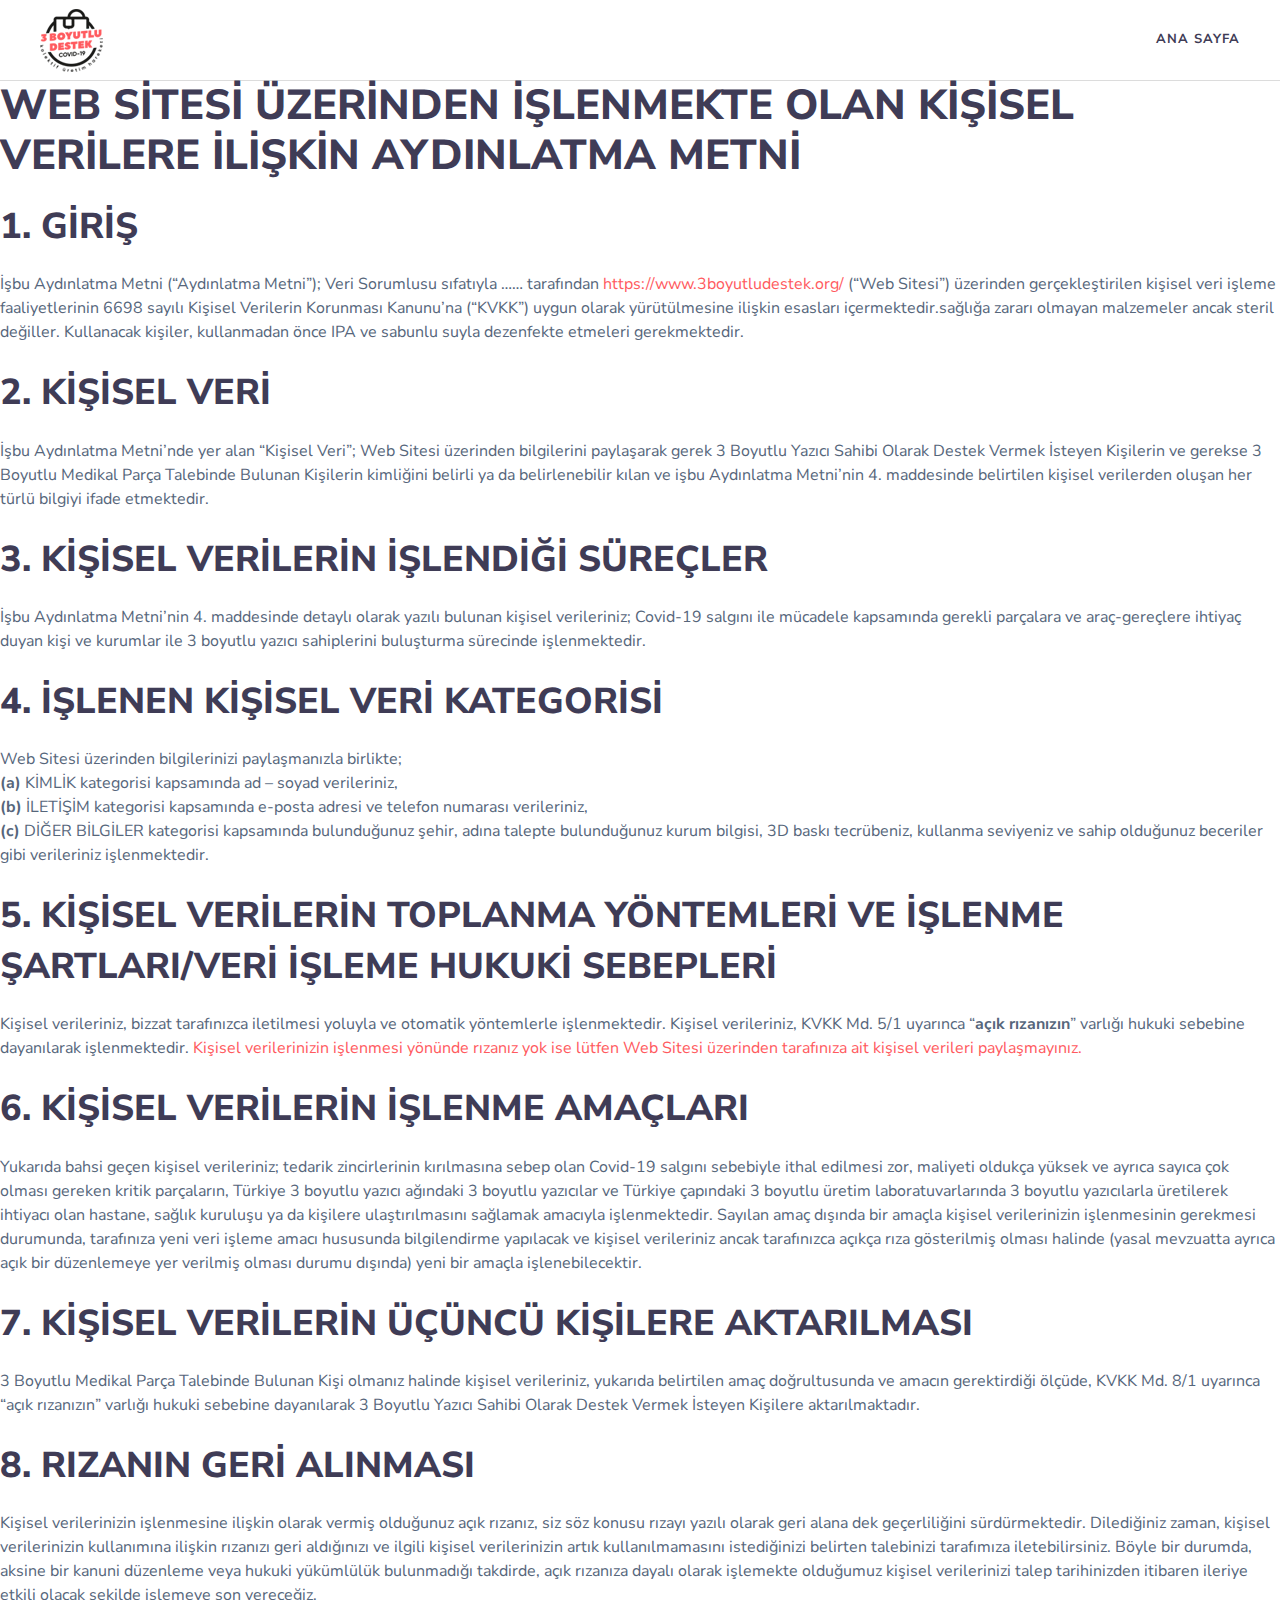
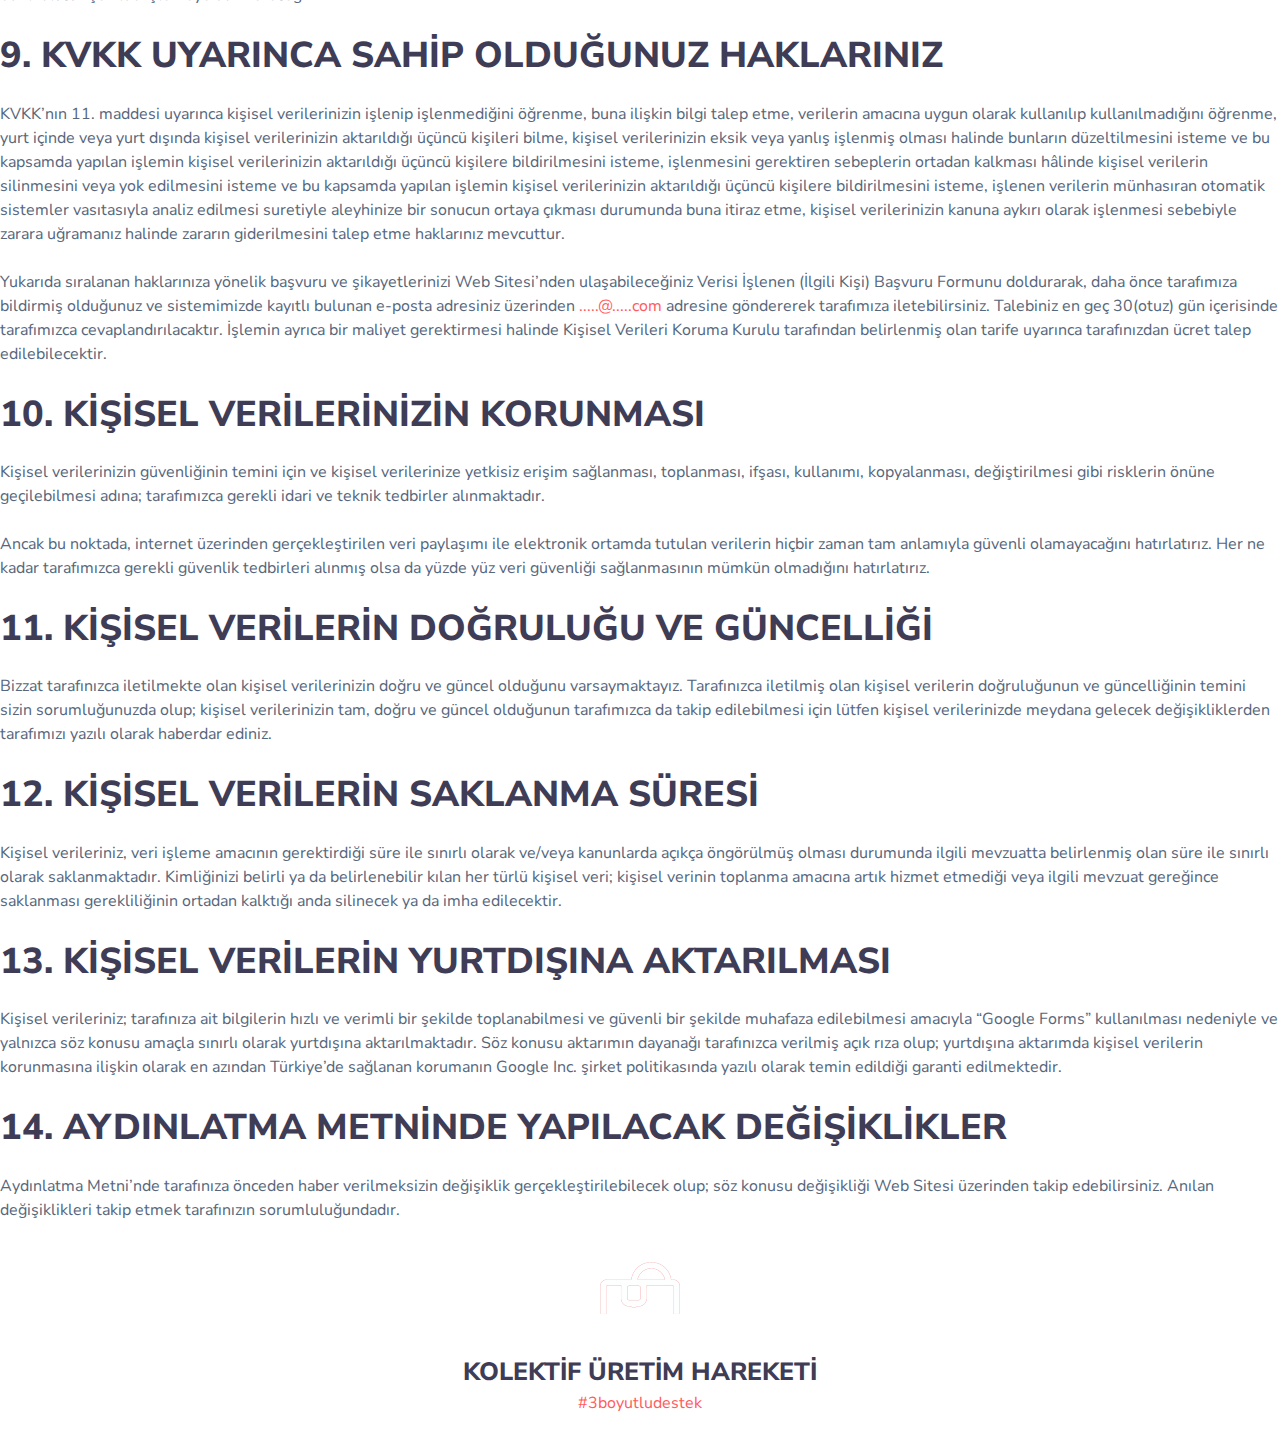
<file: aydinlatma_metni.html>
<!DOCTYPE html>
<html lang="tr" dir="ltr">

<head>
    <meta charset="utf-8">
    <meta name="viewport" content="width=device-width, initial-scale=1">
    <link rel="shortcut icon" type="image/png" href="assets/img/logo.png">
    <link href="https://fonts.googleapis.com/css?family=Nunito+Sans:400,800&display=swap" rel="stylesheet">
    <link rel="stylesheet" href="assets/css/main.css"/>
    <script src="assets/js/uikit.js"></script>
    <script src="assets/js/jquery-3.4.1.min.js"></script>
    <script src="assets/js/functions.js"></script>
    <link href="assets/map/css/svg-turkiye-haritasi.css" rel="stylesheet"/>
    <!-- Kod Geliştirme, Destek ve Öneri için : ergun@pacwork.com -->

    <!-- Primary Meta Tags -->
    <title>3 Boyutlu Destek | Kolektif Üretim Hareketi</title>
    <meta name="title" content="3 Boyutlu Destek | Kolektif Üretim Hareketi">
    <meta name="description"
          content="Bu girişim sağlık sektörünün karşı karşıya olduğu çok istisnai koşullar altında acil sıkıntıları hafifletmeyi amaçlamaktadır ve hiçbir kâr amacı gütmez.">

    <!-- Open Graph / Facebook -->
    <meta property="og:type" content="website">
    <meta property="og:url" content="https://3boyutludestek.com/">
    <meta property="og:title" content="3 Boyutlu Destek | Kolektif Üretim Hareketi">
    <meta property="og:description"
          content="Bu girişim sağlık sektörünün karşı karşıya olduğu çok istisnai koşullar altında acil sıkıntıları hafifletmeyi amaçlamaktadır ve hiçbir kâr amacı gütmez.">
    <meta property="og:image" content="https://3boyutludestek.com/assets/img/logo.png">

    <!-- Twitter -->
    <meta property="twitter:card" content="summary_large_image">
    <meta property="twitter:url" content="https://3boyutludestek.com/">
    <meta property="twitter:title" content="3 Boyutlu Destek | Kolektif Üretim Hareketi">
    <meta property="twitter:description"
          content="Bu girişim sağlık sektörünün karşı karşıya olduğu çok istisnai koşullar altında acil sıkıntıları hafifletmeyi amaçlamaktadır ve hiçbir kâr amacı gütmez.">
    <meta property="twitter:image" content="https://3boyutludestek.com/assets/img/logo.png">


</head>

<body>

<header id="anasayfa">
    <div data-uk-sticky="animation: uk-animation-slide-top; sel-target: .uk-navbar-container; cls-active: uk-navbar-sticky; cls-inactive: uk-navbar-transparent ; top: 600">
        <nav class="uk-navbar-container uk-letter-spacing-small uk-text-bold">
            <div class="uk-container">
                <div class="uk-position-z-index" data-uk-navbar>
                    <div class="uk-navbar-left">
                        <a class="uk-navbar-item uk-logo" href="index.html#anasayfa"><img src="assets/img/logo.png"
                                                                                alt="Ana Sayfa"></a>
                    </div>
                    <div class="uk-navbar-right">
                        <ul class="uk-navbar-nav uk-visible@m" data-uk-scrollspy-nav="closest: li">
                            <li><a  href="index.html#anasayfa">ANA SAYFA</a></li>
                        </ul>
                        <a class="uk-navbar-toggle uk-hidden@m" href="#offcanvas" data-uk-toggle><span
                                data-uk-navbar-toggle-icon></span></a>
                    </div>
                </div>
            </div>
        </nav>
    </div>

</header>
<section class="sss-container">
    <div class="c-in">
        <h1>
            WEB SİTESİ ÜZERİNDEN İŞLENMEKTE OLAN KİŞİSEL VERİLERE İLİŞKİN AYDINLATMA METNİ
        </h1>
        <div>
            <h2 class="aydinlatma-metni-baslik">
                1. GİRİŞ
                <span></span>
            </h2>
            <div>
                İşbu Aydınlatma Metni (“Aydınlatma Metni”); Veri Sorumlusu sıfatıyla …… tarafından
                 <a href="https://www.3boyutludestek.com/" target="_blank"> https://www.3boyutludestek.org/</a> (“Web Sitesi”) üzerinden gerçekleştirilen kişisel
                  veri işleme faaliyetlerinin 6698 sayılı Kişisel Verilerin Korunması Kanunu’na (“KVKK”)
                   uygun olarak yürütülmesine ilişkin esasları içermektedir.sağlığa zararı olmayan malzemeler 
                   ancak steril değiller. Kullanacak kişiler, kullanmadan önce IPA ve sabunlu suyla dezenfekte etmeleri gerekmektedir.
            </div>
        </div>
        <br>
        <div>
            <h2 class="aydinlatma-metni-baslik">
                2. KİŞİSEL VERİ
                <span></span>
            </h2>
            <div>
               İşbu Aydınlatma Metni’nde yer alan “Kişisel Veri”; Web Sitesi üzerinden bilgilerini paylaşarak gerek
                3 Boyutlu Yazıcı Sahibi Olarak Destek Vermek İsteyen Kişilerin ve gerekse 3 Boyutlu Medikal Parça 
                Talebinde Bulunan Kişilerin kimliğini belirli ya da belirlenebilir kılan ve işbu Aydınlatma Metni’nin 
                4. maddesinde belirtilen kişisel verilerden oluşan her türlü bilgiyi ifade etmektedir. 
            </div>
        </div>
        <br>
        <div>
            <h2 class="aydinlatma-metni-baslik">
                3. KİŞİSEL VERİLERİN İŞLENDİĞİ SÜREÇLER 
                <span></span>
            </h2>
            <div>
                İşbu Aydınlatma Metni’nin 4. maddesinde detaylı olarak yazılı bulunan kişisel verileriniz; 
                Covid-19 salgını ile mücadele kapsamında gerekli parçalara ve araç-gereçlere ihtiyaç duyan 
                kişi ve kurumlar ile 3 boyutlu yazıcı sahiplerini buluşturma sürecinde işlenmektedir.
            </div>
        </div>
        <br>
        <div>
            <h2 class="aydinlatma-metni-baslik">
                4. İŞLENEN KİŞİSEL VERİ KATEGORİSİ
                <span></span>
            </h2>
            <div>
                Web Sitesi üzerinden bilgilerinizi paylaşmanızla birlikte; 
                <br>
<strong>(a)</strong> KİMLİK kategorisi kapsamında ad – soyad verileriniz, 
 <br>
<strong>(b)</strong> İLETİŞİM kategorisi kapsamında e-posta adresi ve telefon numarası verileriniz, 
<br>
<strong>(c)</strong> DİĞER BİLGİLER kategorisi kapsamında bulunduğunuz şehir, adına talepte bulunduğunuz kurum bilgisi, 3D baskı tecrübeniz, 
kullanma seviyeniz ve sahip olduğunuz beceriler gibi verileriniz 
işlenmektedir.

            </div>
        </div>
          <br>
        <div>
            <h2 class="aydinlatma-metni-baslik">
                5. KİŞİSEL VERİLERİN TOPLANMA YÖNTEMLERİ VE İŞLENME ŞARTLARI/VERİ İŞLEME HUKUKİ SEBEPLERİ
                <span></span>
            </h2>
            <div>
                Kişisel verileriniz, bizzat tarafınızca iletilmesi yoluyla ve otomatik yöntemlerle işlenmektedir.
Kişisel verileriniz, KVKK Md. 5/1 uyarınca “<strong>açık rızanızın</strong>” varlığı hukuki sebebine dayanılarak işlenmektedir. 
<a>Kişisel verilerinizin işlenmesi yönünde rızanız yok ise lütfen Web Sitesi üzerinden tarafınıza ait kişisel verileri paylaşmayınız.</a>
            </div>
        </div>
          <br>
        <div>
            <h2 class="aydinlatma-metni-baslik">
                6. KİŞİSEL VERİLERİN İŞLENME AMAÇLARI 
                <span></span>
            </h2>
            <div>
                Yukarıda bahsi geçen kişisel verileriniz; tedarik zincirlerinin kırılmasına sebep olan Covid-19 salgını sebebiyle 
                ithal edilmesi zor, maliyeti oldukça yüksek ve ayrıca sayıca çok olması gereken kritik parçaların, Türkiye 3 boyutlu
                 yazıcı ağındaki 3 boyutlu yazıcılar ve Türkiye çapındaki 3 boyutlu üretim laboratuvarlarında 3 boyutlu yazıcılarla 
                 üretilerek ihtiyacı olan hastane, sağlık kuruluşu ya da kişilere ulaştırılmasını sağlamak amacıyla işlenmektedir. 
                 Sayılan amaç dışında bir amaçla kişisel verilerinizin işlenmesinin gerekmesi durumunda, tarafınıza yeni veri işleme 
                 amacı hususunda bilgilendirme yapılacak ve kişisel verileriniz ancak tarafınızca açıkça rıza gösterilmiş olması
                  halinde (yasal mevzuatta ayrıca açık bir düzenlemeye yer verilmiş olması durumu dışında) yeni bir amaçla işlenebilecektir. 
            </div>
        </div>
          <br>
        <div>
            <h2 class="aydinlatma-metni-baslik">
                7. KİŞİSEL VERİLERİN ÜÇÜNCÜ KİŞİLERE AKTARILMASI
                <span></span>
            </h2>
            <div>
                3 Boyutlu Medikal Parça Talebinde Bulunan Kişi olmanız halinde kişisel verileriniz, yukarıda belirtilen amaç
                 doğrultusunda ve amacın gerektirdiği ölçüde, KVKK Md. 8/1 uyarınca “açık rızanızın” varlığı hukuki sebebine
                  dayanılarak 3 Boyutlu Yazıcı Sahibi Olarak Destek Vermek İsteyen Kişilere aktarılmaktadır.

            </div>
        </div>
          <br>
        <div>
            <h2 class="aydinlatma-metni-baslik">
                8. RIZANIN GERİ ALINMASI
                <span></span>
            </h2>
            <div>
                Kişisel verilerinizin işlenmesine ilişkin olarak vermiş olduğunuz açık rızanız, siz söz konusu rızayı yazılı olarak
                 geri alana dek geçerliliğini sürdürmektedir. Dilediğiniz zaman, kişisel verilerinizin kullanımına ilişkin rızanızı
                  geri aldığınızı ve ilgili kişisel verilerinizin artık kullanılmamasını istediğinizi belirten talebinizi tarafımıza 
                  iletebilirsiniz. Böyle bir durumda, aksine bir kanuni düzenleme veya hukuki yükümlülük bulunmadığı takdirde, açık 
                  rızanıza dayalı olarak işlemekte olduğumuz kişisel verilerinizi talep tarihinizden itibaren ileriye etkili olacak 
                  şekilde işlemeye son vereceğiz.

            </div>
        </div>
          <br>
        <div>
            <h2 class="aydinlatma-metni-baslik">
                9. KVKK UYARINCA SAHİP OLDUĞUNUZ HAKLARINIZ
                <span></span>
            </h2>
            <div>
                KVKK’nın 11. maddesi uyarınca kişisel verilerinizin işlenip işlenmediğini öğrenme, buna ilişkin bilgi talep etme, 
                verilerin amacına uygun olarak kullanılıp kullanılmadığını öğrenme, yurt içinde veya yurt dışında kişisel verilerinizin 
                aktarıldığı üçüncü kişileri bilme, kişisel verilerinizin eksik veya yanlış işlenmiş olması halinde bunların düzeltilmesini
                 isteme ve bu kapsamda yapılan işlemin kişisel verilerinizin aktarıldığı üçüncü kişilere bildirilmesini isteme, işlenmesini
                  gerektiren sebeplerin ortadan kalkması hâlinde kişisel verilerin silinmesini veya yok edilmesini isteme ve bu kapsamda yapılan
                   işlemin kişisel verilerinizin aktarıldığı üçüncü kişilere bildirilmesini isteme, işlenen verilerin münhasıran otomatik 
                   sistemler vasıtasıyla analiz edilmesi suretiyle aleyhinize bir sonucun ortaya çıkması durumunda buna itiraz etme, kişisel 
                   verilerinizin kanuna aykırı olarak işlenmesi sebebiyle zarara uğramanız halinde zararın giderilmesini talep etme haklarınız mevcuttur.
                   <br>
                   <br>
Yukarıda sıralanan haklarınıza yönelik başvuru ve şikayetlerinizi Web Sitesi’nden ulaşabileceğiniz Verisi İşlenen (İlgili Kişi) Başvuru 
Formunu doldurarak, daha önce tarafımıza bildirmiş olduğunuz ve sistemimizde kayıtlı bulunan e-posta adresiniz üzerinden <a>.....@.....com</a> adresine 
göndererek tarafımıza iletebilirsiniz. Talebiniz en geç 30(otuz) gün içerisinde tarafımızca cevaplandırılacaktır. İşlemin ayrıca bir maliyet 
gerektirmesi halinde Kişisel Verileri Koruma Kurulu tarafından belirlenmiş olan tarife uyarınca tarafınızdan ücret talep edilebilecektir.
            </div>
        </div>
          <br>
        <div>
            <h2 class="aydinlatma-metni-baslik">
                10. KİŞİSEL VERİLERİNİZİN KORUNMASI  
                <span></span>
            </h2>
            <div>
                Kişisel verilerinizin güvenliğinin temini için ve kişisel verilerinize yetkisiz erişim sağlanması, toplanması, ifşası, kullanımı,
                 kopyalanması, değiştirilmesi gibi risklerin önüne geçilebilmesi adına; tarafımızca gerekli idari ve teknik tedbirler alınmaktadır. 
<br>
<br>
Ancak bu noktada, internet üzerinden gerçekleştirilen veri paylaşımı ile elektronik ortamda tutulan verilerin hiçbir zaman tam anlamıyla
 güvenli olamayacağını hatırlatırız. Her ne kadar tarafımızca gerekli güvenlik tedbirleri alınmış olsa da yüzde yüz veri güvenliği
  sağlanmasının mümkün olmadığını hatırlatırız. 

            </div>
        </div>
          <br>
        <div>
            <h2 class="aydinlatma-metni-baslik">
                11. KİŞİSEL VERİLERİN DOĞRULUĞU VE GÜNCELLİĞİ 
                <span></span>
            </h2>
            <div>
                Bizzat tarafınızca iletilmekte olan kişisel verilerinizin doğru ve güncel olduğunu varsaymaktayız. Tarafınızca iletilmiş olan 
                kişisel verilerin doğruluğunun ve güncelliğinin temini sizin sorumluğunuzda olup; kişisel verilerinizin tam, doğru ve güncel 
                olduğunun tarafımızca da takip edilebilmesi için lütfen kişisel verilerinizde meydana gelecek değişikliklerden tarafımızı yazılı 
                olarak haberdar ediniz.
            </div>
        </div>
          <br>
        <div>
            <h2 class="aydinlatma-metni-baslik">
                12. KİŞİSEL VERİLERİN SAKLANMA SÜRESİ 
                <span></span>
            </h2>
            <div>
                Kişisel verileriniz, veri işleme amacının gerektirdiği süre ile sınırlı olarak ve/veya kanunlarda açıkça öngörülmüş olması durumunda 
                ilgili mevzuatta belirlenmiş olan süre ile sınırlı olarak saklanmaktadır.
Kimliğinizi belirli ya da belirlenebilir kılan her türlü kişisel veri; kişisel verinin toplanma amacına artık hizmet
 etmediği veya ilgili mevzuat gereğince saklanması gerekliliğinin ortadan kalktığı anda silinecek ya da imha edilecektir.
            </div>
        </div>
          <br>
        <div>
            <h2 class="aydinlatma-metni-baslik">
                13. KİŞİSEL VERİLERİN YURTDIŞINA AKTARILMASI 
                <span></span>
            </h2>
            <div>
Kişisel verileriniz; tarafınıza ait bilgilerin hızlı ve verimli bir şekilde toplanabilmesi ve güvenli bir şekilde muhafaza edilebilmesi 
amacıyla “Google Forms” kullanılması nedeniyle ve yalnızca söz konusu amaçla sınırlı olarak yurtdışına aktarılmaktadır. Söz konusu aktarımın
 dayanağı tarafınızca verilmiş açık rıza olup; yurtdışına aktarımda kişisel verilerin korunmasına ilişkin olarak en azından Türkiye’de sağlanan
  korumanın Google Inc. şirket politikasında yazılı olarak temin edildiği garanti edilmektedir.
            </div>
        </div>
          <br>
        <div>
            <h2 class="aydinlatma-metni-baslik">
                14. AYDINLATMA METNİNDE YAPILACAK DEĞİŞİKLİKLER
                <span></span>
            </h2>
            <div>
                Aydınlatma Metni’nde tarafınıza önceden haber verilmeksizin değişiklik gerçekleştirilebilecek olup; söz konusu değişikliği Web 
                Sitesi üzerinden takip edebilirsiniz. Anılan değişiklikleri takip etmek tarafınızın sorumluluğundadır. 
            </div>
        </div>
 </div>
</section>


<footer class="uk-section  uk-section-primary- uk-section-small">
    <div class="uk-container">
        <div class="uk-child-width-expand@s uk-text-center uk-flex uk-flex-bottom" data-uk-grid>
            <div>
                <div>
                    <img src="assets/img/footer-logo.png" alt="">
                    <br>
                    <a href="#" class="uk-logo uk-margin-medium-top uk-display-inline-block">KOLEKTİF ÜRETİM
                        HAREKETİ</a>
                    <p class="uk-margin-remove"><a href="https://twitter.com/search?q=3boyutludestek" target="_blank">#3boyutludestek</a>
                    </p>

                </div>
            </div>

        </div>
    </div>
</footer>
<!-- Global site tag (gtag.js) - Google Analytics -->
<script async src="https://www.googletagmanager.com/gtag/js?id=UA-87191901-15"></script>
<script>
    window.dataLayer = window.dataLayer || [];

    function gtag() {
        dataLayer.push(arguments);
    }

    gtag('js', new Date());

    gtag('config', 'UA-87191901-15');
</script>
</body>
</html>
</file>
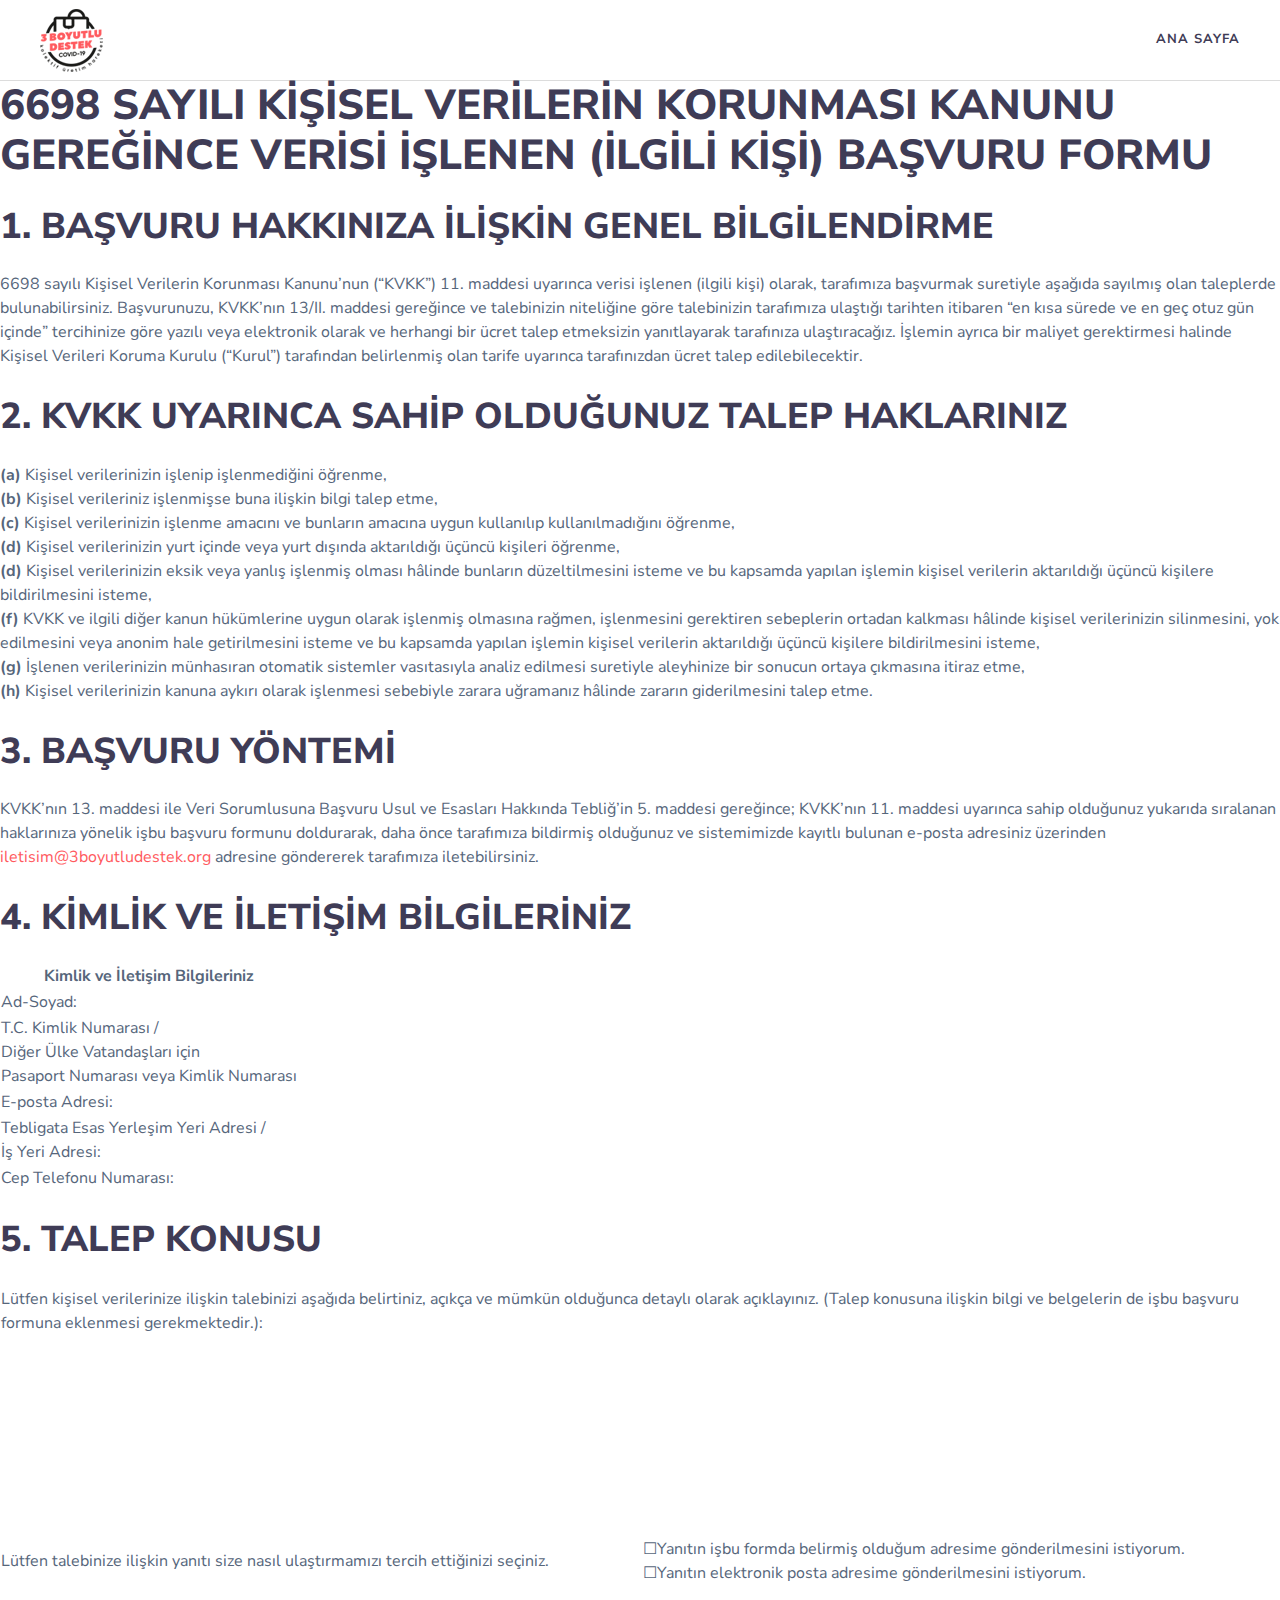
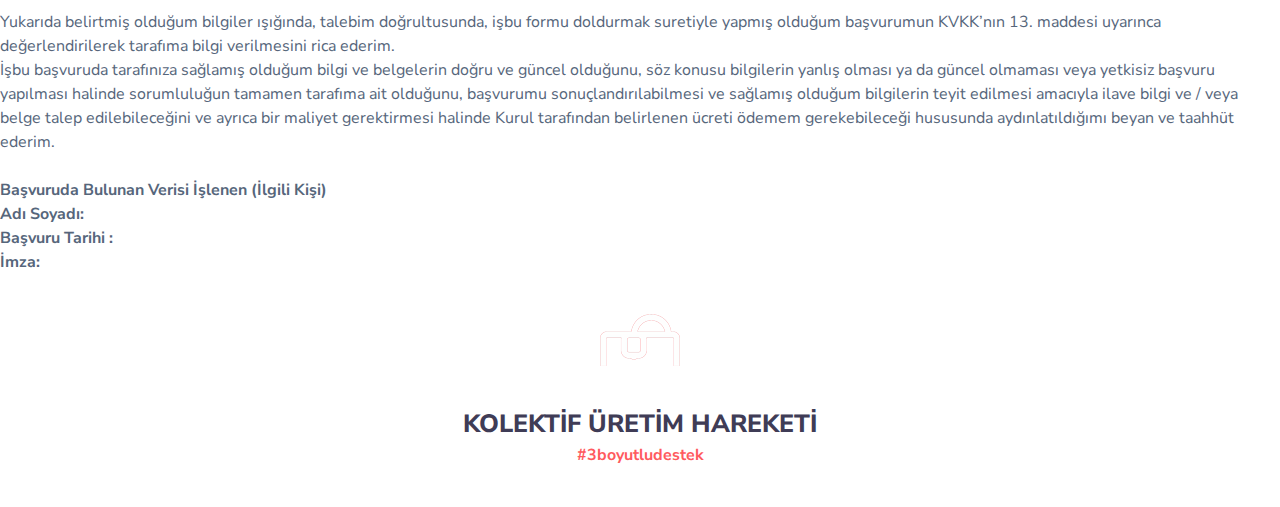
<file: kvkk_metni.html>
<!DOCTYPE html>
<html lang="tr" dir="ltr">

<head>
    <meta charset="utf-8">
    <meta name="viewport" content="width=device-width, initial-scale=1">
    <link rel="shortcut icon" type="image/png" href="assets/img/logo.png">
    <link href="https://fonts.googleapis.com/css?family=Nunito+Sans:400,800&display=swap" rel="stylesheet">
    <link rel="stylesheet" href="assets/css/main.css"/>
    <script src="assets/js/uikit.js"></script>
    <script src="assets/js/jquery-3.4.1.min.js"></script>
    <script src="assets/js/functions.js"></script>
    <link href="assets/map/css/svg-turkiye-haritasi.css" rel="stylesheet"/>
    <!-- Kod Geliştirme, Destek ve Öneri için : ergun@pacwork.com -->

    <!-- Primary Meta Tags -->
    <title>3 Boyutlu Destek | Kolektif Üretim Hareketi</title>
    <meta name="title" content="3 Boyutlu Destek | Kolektif Üretim Hareketi">
    <meta name="description"
          content="Bu girişim sağlık sektörünün karşı karşıya olduğu çok istisnai koşullar altında acil sıkıntıları hafifletmeyi amaçlamaktadır ve hiçbir kâr amacı gütmez.">

    <!-- Open Graph / Facebook -->
    <meta property="og:type" content="website">
    <meta property="og:url" content="https://3boyutludestek.com/">
    <meta property="og:title" content="3 Boyutlu Destek | Kolektif Üretim Hareketi">
    <meta property="og:description"
          content="Bu girişim sağlık sektörünün karşı karşıya olduğu çok istisnai koşullar altında acil sıkıntıları hafifletmeyi amaçlamaktadır ve hiçbir kâr amacı gütmez.">
    <meta property="og:image" content="https://3boyutludestek.com/assets/img/logo.png">

    <!-- Twitter -->
    <meta property="twitter:card" content="summary_large_image">
    <meta property="twitter:url" content="https://3boyutludestek.com/">
    <meta property="twitter:title" content="3 Boyutlu Destek | Kolektif Üretim Hareketi">
    <meta property="twitter:description"
          content="Bu girişim sağlık sektörünün karşı karşıya olduğu çok istisnai koşullar altında acil sıkıntıları hafifletmeyi amaçlamaktadır ve hiçbir kâr amacı gütmez.">
    <meta property="twitter:image" content="https://3boyutludestek.com/assets/img/logo.png">


</head>

<body>

<header id="anasayfa">
    <div data-uk-sticky="animation: uk-animation-slide-top; sel-target: .uk-navbar-container; cls-active: uk-navbar-sticky; cls-inactive: uk-navbar-transparent ; top: 600">
        <nav class="uk-navbar-container uk-letter-spacing-small uk-text-bold">
            <div class="uk-container">
                <div class="uk-position-z-index" data-uk-navbar>
                    <div class="uk-navbar-left">
                        <a class="uk-navbar-item uk-logo" href="index.html#anasayfa"><img src="assets/img/logo.png"
                                                                                alt="Ana Sayfa"></a>
                    </div>
                    <div class="uk-navbar-right">
                        <ul class="uk-navbar-nav uk-visible@m" data-uk-scrollspy-nav="closest: li">
                            <li><a  href="index.html#anasayfa">ANA SAYFA</a></li>
                        </ul>
                        <a class="uk-navbar-toggle uk-hidden@m" href="#offcanvas" data-uk-toggle><span
                                data-uk-navbar-toggle-icon></span></a>
                    </div>
                </div>
            </div>
        </nav>
    </div>

</header>
<section class="sss-container">
    <div class="c-in">
        <h1>
            6698 SAYILI KİŞİSEL VERİLERİN KORUNMASI KANUNU GEREĞİNCE
VERİSİ İŞLENEN (İLGİLİ KİŞİ) BAŞVURU FORMU
        </h1>
        <div>
            <h2 class="aydinlatma-metni-baslik">
                1. BAŞVURU HAKKINIZA İLİŞKİN GENEL BİLGİLENDİRME
                <span></span>
            </h2>
            <div>
               6698 sayılı Kişisel Verilerin Korunması Kanunu’nun (“KVKK”) 11. maddesi uyarınca verisi işlenen (ilgili kişi) olarak,
               tarafımıza başvurmak suretiyle aşağıda sayılmış olan taleplerde bulunabilirsiniz. Başvurunuzu, KVKK’nın 13/II. maddesi 
               gereğince ve talebinizin niteliğine göre talebinizin tarafımıza ulaştığı tarihten itibaren “en kısa sürede ve en geç otuz 
               gün içinde” tercihinize göre yazılı veya elektronik olarak ve herhangi bir ücret talep etmeksizin yanıtlayarak tarafınıza 
               ulaştıracağız. İşlemin ayrıca bir maliyet gerektirmesi halinde Kişisel Verileri Koruma Kurulu (“Kurul”) tarafından belirlenmiş 
               olan tarife uyarınca tarafınızdan ücret talep edilebilecektir.
            </div>
        </div>
        <br>
        <div>
            <h2 class="aydinlatma-metni-baslik">
                2. KVKK UYARINCA SAHİP OLDUĞUNUZ TALEP HAKLARINIZ
                <span></span>
            </h2>
            <div>
              <strong>(a)</strong> Kişisel verilerinizin işlenip işlenmediğini öğrenme,
              <br>
<strong>(b)</strong>  Kişisel verileriniz işlenmişse buna ilişkin bilgi talep etme,
  <br>
<strong>(c)</strong>  Kişisel verilerinizin işlenme amacını ve bunların amacına uygun kullanılıp kullanılmadığını öğrenme,
  <br>
<strong>(d)</strong>  Kişisel verilerinizin yurt içinde veya yurt dışında aktarıldığı üçüncü kişileri öğrenme,
  <br>
<strong>(d)</strong>  Kişisel verilerinizin eksik veya yanlış işlenmiş olması hâlinde bunların düzeltilmesini isteme ve bu kapsamda yapılan işlemin kişisel verilerin aktarıldığı üçüncü kişilere bildirilmesini isteme,
  <br>
<strong>(f)</strong>  KVKK ve ilgili diğer kanun hükümlerine uygun olarak işlenmiş olmasına rağmen, işlenmesini gerektiren sebeplerin ortadan kalkması hâlinde kişisel verilerinizin silinmesini, yok edilmesini veya anonim hale getirilmesini isteme ve bu kapsamda yapılan işlemin kişisel verilerin aktarıldığı üçüncü kişilere bildirilmesini isteme,
  <br>
<strong>(g)</strong>  İşlenen verilerinizin münhasıran otomatik sistemler vasıtasıyla analiz edilmesi suretiyle aleyhinize bir sonucun ortaya çıkmasına itiraz etme,
  <br>
<strong>(h)</strong>  Kişisel verilerinizin kanuna aykırı olarak işlenmesi sebebiyle zarara uğramanız hâlinde zararın giderilmesini talep etme.
            </div>
        </div>
        <br>
        <div>
            <h2 class="aydinlatma-metni-baslik">
                3. BAŞVURU YÖNTEMİ
                <span></span>
            </h2>
            <div>
              KVKK’nın 13. maddesi ile Veri Sorumlusuna Başvuru Usul ve Esasları Hakkında Tebliğ’in 5. maddesi gereğince;
               KVKK’nın 11. maddesi uyarınca sahip olduğunuz yukarıda sıralanan haklarınıza yönelik işbu başvuru formunu doldurarak, daha önce
                tarafımıza bildirmiş olduğunuz ve sistemimizde kayıtlı bulunan e-posta adresiniz üzerinden <a>iletisim@3boyutludestek.org</a> adresine göndererek
                tarafımıza iletebilirsiniz.
            </div>
        </div>
        <br>
        <div>
            <h2 class="aydinlatma-metni-baslik">
                4. KİMLİK VE İLETİŞİM BİLGİLERİNİZ
                <span></span>
            </h2>
            <div>    
                <table style="border-collapse: collapse;">
                    <tr>
                        <th>Kimlik ve İletişim Bilgileriniz</th>
                        <td></td>
                    </tr>
                     <tr>
                        <td>Ad-Soyad:</td>
                        <td></td>
                    </tr>
                     <tr>
                        <td>T.C. Kimlik Numarası / <br>Diğer Ülke Vatandaşları için <br>
                                              Pasaport Numarası veya Kimlik Numarası
                         </td>
                        <td></td>
                    </tr>
                     <tr>
                        <td>E-posta Adresi:</td>
                        <td></td>
                    </tr>
                     <tr>
                        <td>Tebligata Esas Yerleşim Yeri Adresi / <br>İş Yeri Adresi:</td>
                        <td></td>
                    </tr>
                    <tr>
                        <td>Cep Telefonu Numarası:</td>
                        <td></td>
                    </tr>
                </table>        
            </div>
        </div>
          <br>
        <div>
            <h2 class="aydinlatma-metni-baslik">
                5. TALEP KONUSU
                <span></span>
            </h2>
            <div>
                <table style="border-collapse: collapse;">
                    <tr>
                        <td colspan="2">Lütfen kişisel verilerinize ilişkin talebinizi aşağıda belirtiniz, açıkça ve mümkün olduğunca detaylı olarak açıklayınız.
 (Talep konusuna ilişkin bilgi ve belgelerin de işbu başvuru formuna eklenmesi gerekmektedir.):</td>
                    </tr>
                    <tr style="height:200px;">
                      <td colspan="2"></td>
                    </tr>
                    <tr>
<td>Lütfen talebinize ilişkin yanıtı size nasıl ulaştırmamızı tercih ettiğinizi seçiniz.</td>
<td>
             ☐Yanıtın işbu formda belirmiş olduğum adresime gönderilmesini istiyorum.
<br>
             ☐Yanıtın elektronik posta adresime gönderilmesini istiyorum.</td>

                    </tr>
                </table>
<br>
Yukarıda belirtmiş olduğum bilgiler ışığında, talebim doğrultusunda, işbu formu doldurmak suretiyle yapmış olduğum başvurumun KVKK’nın 
13. maddesi uyarınca değerlendirilerek tarafıma bilgi verilmesini rica ederim.
<br>
İşbu başvuruda tarafınıza sağlamış olduğum bilgi ve belgelerin doğru ve güncel olduğunu, söz konusu bilgilerin yanlış olması ya da güncel
 olmaması veya yetkisiz başvuru yapılması halinde sorumluluğun tamamen tarafıma ait olduğunu, başvurumu sonuçlandırılabilmesi ve sağlamış 
 olduğum bilgilerin teyit edilmesi amacıyla ilave bilgi ve / veya belge talep edilebileceğini ve ayrıca bir maliyet gerektirmesi halinde 
 Kurul tarafından belirlenen ücreti ödemem gerekebileceği hususunda aydınlatıldığımı beyan ve taahhüt ederim. 
 <br>
 <br>
<strong>Başvuruda Bulunan Verisi İşlenen (İlgili Kişi) </strong>
<br>
<strong>Adı Soyadı:<strong>
    <br>
<strong>Başvuru Tarihi : <strong>
    <br>
<strong>İmza:</strong> 
            </div>
        </div>

 </div>
</section>


<footer class="uk-section  uk-section-primary- uk-section-small">
    <div class="uk-container">
        <div class="uk-child-width-expand@s uk-text-center uk-flex uk-flex-bottom" data-uk-grid>
            <div>
                <div>
                    <img src="assets/img/footer-logo.png" alt="">
                    <br>
                    <a href="#" class="uk-logo uk-margin-medium-top uk-display-inline-block">KOLEKTİF ÜRETİM
                        HAREKETİ</a>
                    <p class="uk-margin-remove"><a href="https://twitter.com/search?q=3boyutludestek" target="_blank">#3boyutludestek</a>
                    </p>

                </div>
            </div>

        </div>
    </div>
</footer>
<!-- Global site tag (gtag.js) - Google Analytics -->
<script async src="https://www.googletagmanager.com/gtag/js?id=UA-87191901-15"></script>
<script>
    window.dataLayer = window.dataLayer || [];

    function gtag() {
        dataLayer.push(arguments);
    }

    gtag('js', new Date());

    gtag('config', 'UA-87191901-15');
</script>
</body>
</html>
</file>
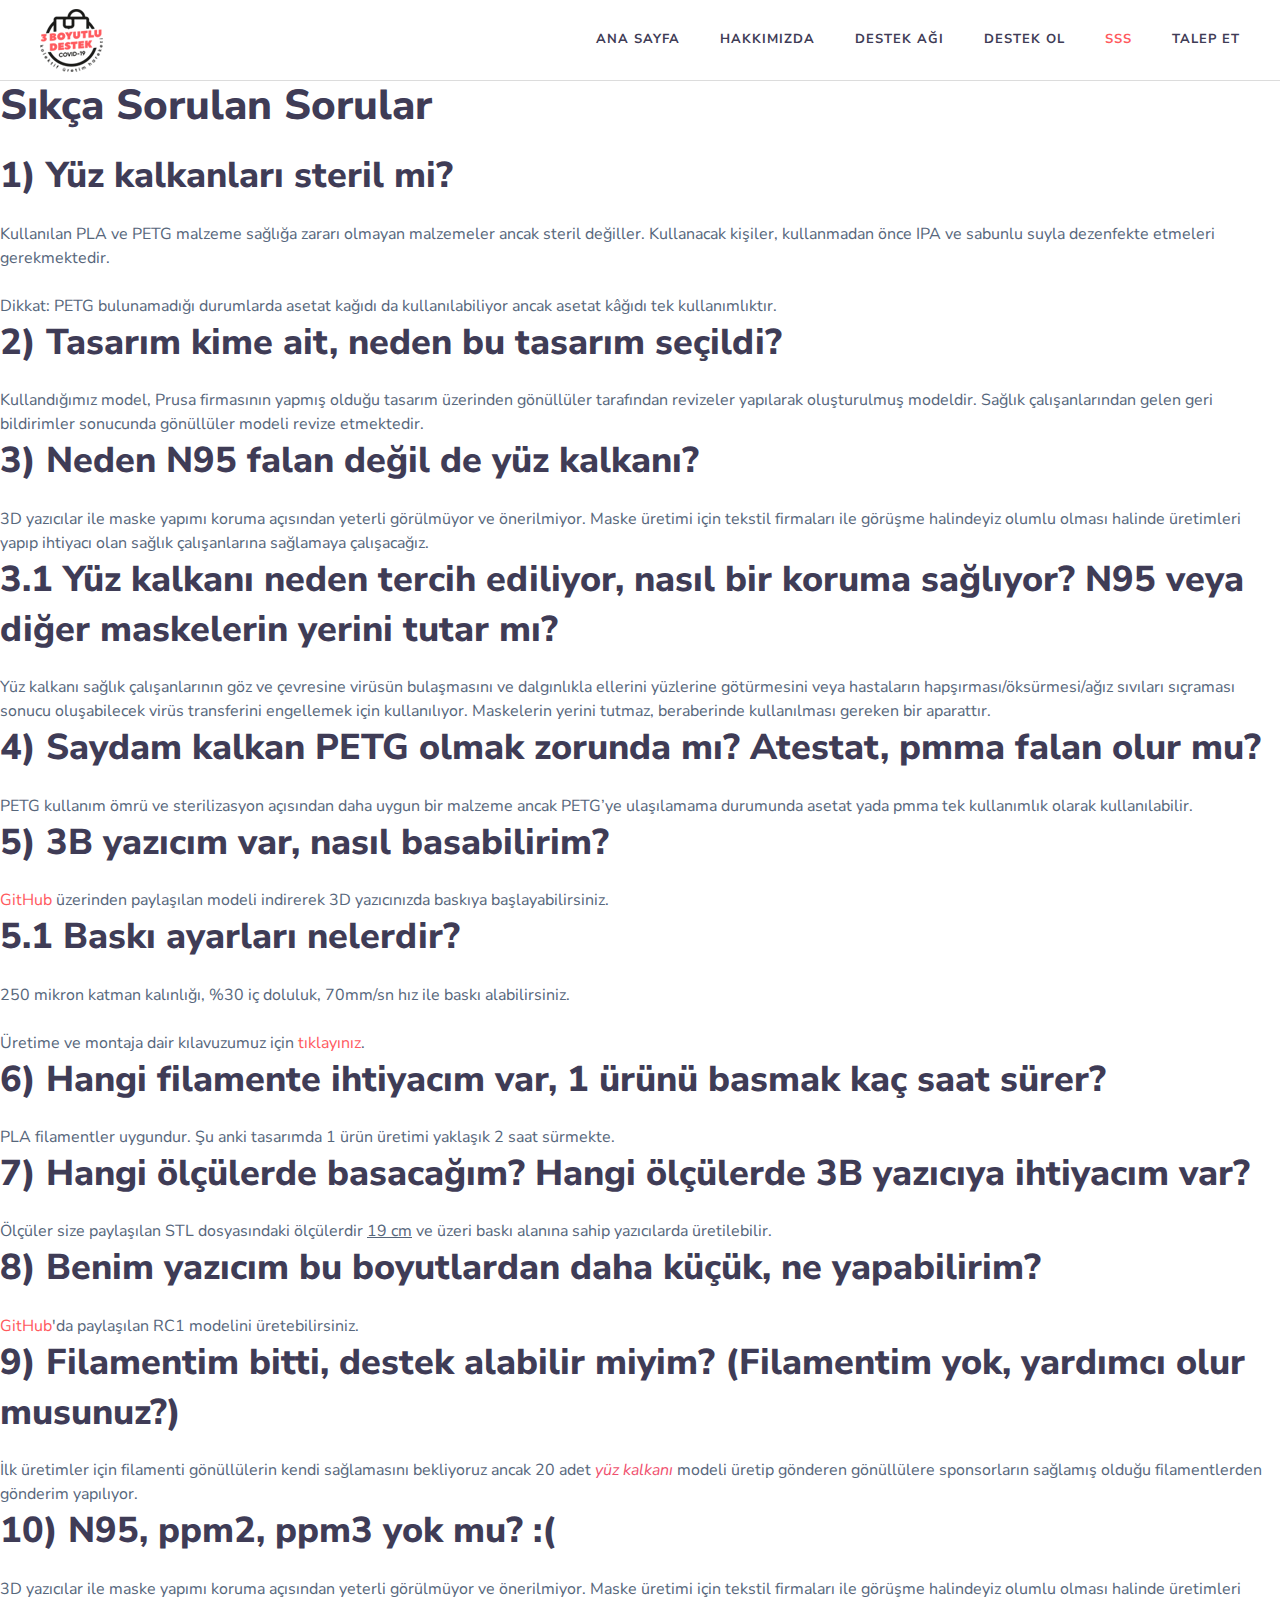
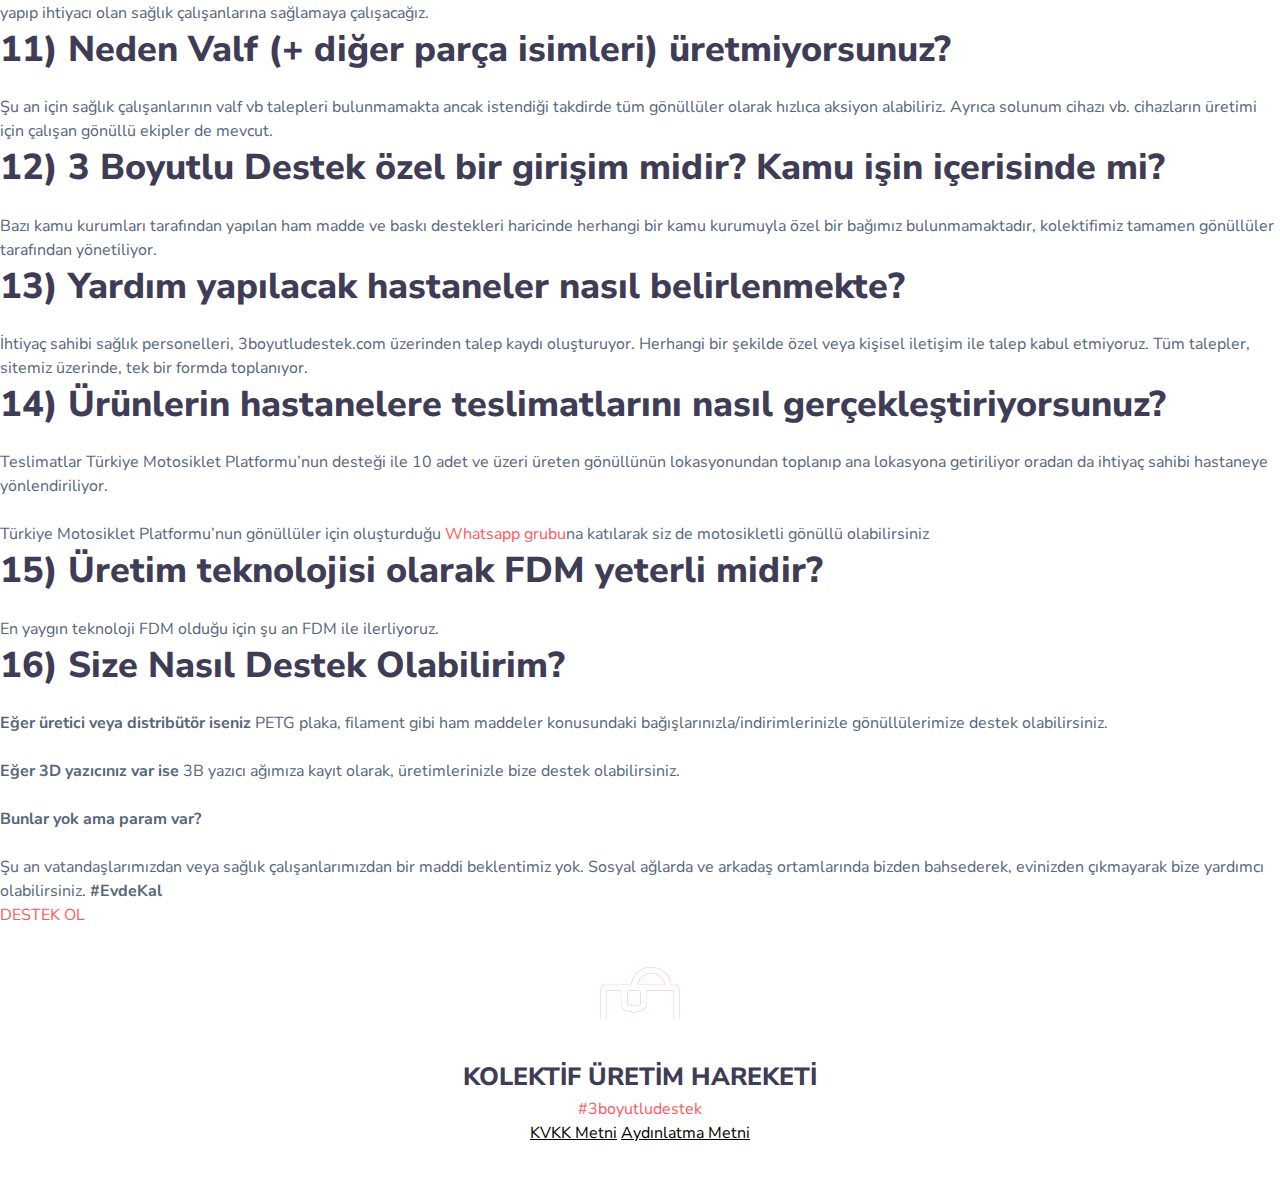
<file: sik-sorulan-sorular.html>
<!DOCTYPE html>
<html lang="tr" dir="ltr">

<head>
    <meta charset="utf-8">
    <meta name="viewport" content="width=device-width, initial-scale=1">
    <link rel="shortcut icon" type="image/png" href="assets/img/logo.png">
    <link href="https://fonts.googleapis.com/css?family=Nunito+Sans:400,800&display=swap" rel="stylesheet">
    <link rel="stylesheet" href="assets/css/main.css"/>
    <script src="assets/js/uikit.js"></script>
    <script src="assets/js/jquery-3.4.1.min.js"></script>
    <script src="assets/js/functions.js"></script>
    <link href="assets/map/css/svg-turkiye-haritasi.css" rel="stylesheet"/>
    <!-- Kod Geliştirme, Destek ve Öneri için : ergun@pacwork.com -->

    <!-- Primary Meta Tags -->
    <title>3 Boyutlu Destek | Kolektif Üretim Hareketi</title>
    <meta name="title" content="3 Boyutlu Destek | Kolektif Üretim Hareketi">
    <meta name="description"
          content="Bu girişim sağlık sektörünün karşı karşıya olduğu çok istisnai koşullar altında acil sıkıntıları hafifletmeyi amaçlamaktadır ve hiçbir kâr amacı gütmez.">

    <!-- Open Graph / Facebook -->
    <meta property="og:type" content="website">
    <meta property="og:url" content="https://3boyutludestek.com/">
    <meta property="og:title" content="3 Boyutlu Destek | Kolektif Üretim Hareketi">
    <meta property="og:description"
          content="Bu girişim sağlık sektörünün karşı karşıya olduğu çok istisnai koşullar altında acil sıkıntıları hafifletmeyi amaçlamaktadır ve hiçbir kâr amacı gütmez.">
    <meta property="og:image" content="https://3boyutludestek.com/assets/img/logo.png">

    <!-- Twitter -->
    <meta property="twitter:card" content="summary_large_image">
    <meta property="twitter:url" content="https://3boyutludestek.com/">
    <meta property="twitter:title" content="3 Boyutlu Destek | Kolektif Üretim Hareketi">
    <meta property="twitter:description"
          content="Bu girişim sağlık sektörünün karşı karşıya olduğu çok istisnai koşullar altında acil sıkıntıları hafifletmeyi amaçlamaktadır ve hiçbir kâr amacı gütmez.">
    <meta property="twitter:image" content="https://3boyutludestek.com/assets/img/logo.png">


</head>

<body>

<header id="anasayfa">
    <div data-uk-sticky="animation: uk-animation-slide-top; sel-target: .uk-navbar-container; cls-active: uk-navbar-sticky; cls-inactive: uk-navbar-transparent ; top: 600">
        <nav class="uk-navbar-container uk-letter-spacing-small uk-text-bold">
            <div class="uk-container">
                <div class="uk-position-z-index" data-uk-navbar>
                    <div class="uk-navbar-left">
                        <a class="uk-navbar-item uk-logo" href="index.html#anasayfa"><img src="assets/img/logo.png"
                                                                                alt="Ana Sayfa"></a>
                    </div>
                    <div class="uk-navbar-right">
                        <ul class="uk-navbar-nav uk-visible@m" data-uk-scrollspy-nav="closest: li">
                            <li><a  href="index.html#anasayfa">ANA SAYFA</a></li>
                            <li><a href="index.html#hakkimizda">HAKKIMIZDA</a></li>
                            <li><a  href="index.html#ag">DESTEK AĞI</a></li>
                            <li class="destek-ol-nav"><a  href="index.html#destek">DESTEK OL</a></li>
                            <li class="uk-active"><a href="sik-sorulan-sorular.html">SSS</a></li>
                            <li  class="talep-et-nav"><a  href="index.html#iletisim"
                                  >TALEP ET</a>
                            </li>
                        </ul>
                        <a class="uk-navbar-toggle uk-hidden@m" href="#offcanvas" data-uk-toggle><span
                                data-uk-navbar-toggle-icon></span></a>
                    </div>
                </div>
            </div>
        </nav>
    </div>

</header>
<section class="sss-container">
    <div class="c-in">
        <h1>
            Sıkça Sorulan Sorular
        </h1>
        <div class="ss-item">
            <h2 class="ss-title">
                1) Yüz kalkanları steril mi?
                <span></span>
            </h2>
            <div class="ss-detail">
                Kullanılan PLA ve PETG malzeme sağlığa zararı olmayan malzemeler ancak steril değiller. Kullanacak kişiler, kullanmadan önce IPA ve sabunlu suyla dezenfekte etmeleri gerekmektedir.
<br/><br/>
Dikkat: PETG bulunamadığı durumlarda asetat kağıdı da kullanılabiliyor <strong></strong>ancak asetat kâğıdı tek kullanımlıktır.
            </div>
        </div>
        <div class="ss-item">
            <h2 class="ss-title">
                2) Tasarım kime ait, neden bu tasarım seçildi? 
                <span></span>
            </h2>
            <div class="ss-detail">
                Kullandığımız model, Prusa firmasının yapmış olduğu tasarım üzerinden gönüllüler tarafından revizeler yapılarak oluşturulmuş modeldir. Sağlık çalışanlarından gelen geri bildirimler sonucunda gönüllüler modeli revize etmektedir.
            </div>
        </div>
        <div class="ss-item">
            <h2 class="ss-title">
                3) Neden N95 falan değil de yüz kalkanı? 
                <span></span>
            </h2>
            <div class="ss-detail">
                3D yazıcılar ile maske yapımı koruma açısından yeterli görülmüyor ve önerilmiyor. Maske üretimi için tekstil firmaları ile görüşme halindeyiz olumlu olması halinde üretimleri yapıp ihtiyacı olan sağlık çalışanlarına sağlamaya çalışacağız.
            </div>
        </div>
        <div class="ss-item">
            <h2 class="ss-title">
                3.1 Yüz kalkanı neden tercih ediliyor, nasıl bir koruma sağlıyor? N95 veya diğer maskelerin yerini tutar mı?
                <span></span>
            </h2>
            <div class="ss-detail">
                Yüz kalkanı sağlık çalışanlarının göz ve çevresine virüsün bulaşmasını ve dalgınlıkla ellerini yüzlerine götürmesini veya hastaların hapşırması/öksürmesi/ağız sıvıları sıçraması sonucu oluşabilecek virüs transferini engellemek için kullanılıyor. Maskelerin yerini tutmaz, beraberinde kullanılması gereken bir aparattır.
            </div>
        </div>
        <div class="ss-item">
            <h2 class="ss-title">
                4) Saydam kalkan PETG olmak zorunda mı? Atestat, pmma falan olur mu? 
                <span></span>
            </h2>
            <div class="ss-detail">
                PETG kullanım ömrü ve sterilizasyon açısından daha uygun bir malzeme ancak PETG’ye ulaşılamama durumunda asetat yada pmma tek kullanımlık olarak kullanılabilir. 
            </div>
        </div>
        <div class="ss-item">
            <h2 class="ss-title">
                5) 3B yazıcım var, nasıl basabilirim?
                <span></span>
            </h2>
            <div class="ss-detail">
                <a target="_blank" href="https://github.com/3-Boyutlu-Destek/siperlik">GitHub</a> üzerinden paylaşılan modeli indirerek 3D yazıcınızda baskıya başlayabilirsiniz.
            </div>
        </div>
        <div class="ss-item">
            <h2 class="ss-title">
                5.1 Baskı ayarları nelerdir?
                <span></span>
            </h2>
            <div class="ss-detail">
                250 mikron katman kalınlığı, %30 iç doluluk, 70mm/sn hız ile baskı alabilirsiniz.
<br><br>
Üretime ve montaja dair kılavuzumuz için <a target="_blank" href="https://github.com/3-Boyutlu-Destek/siperlik">tıklayınız</a>.

            </div>
        </div>
        <div class="ss-item">
            <h2 class="ss-title">
                6) Hangi filamente ihtiyacım var, 1 ürünü basmak kaç saat sürer?
                <span></span>
            </h2>
            <div class="ss-detail">
                PLA filamentler uygundur. Şu anki tasarımda 1 ürün üretimi yaklaşık 2 saat sürmekte.
            </div>
        </div>
        <div class="ss-item">
            <h2 class="ss-title">
                7) Hangi ölçülerde basacağım? Hangi ölçülerde 3B yazıcıya ihtiyacım var?
                <span></span>
            </h2>
            <div class="ss-detail">
                Ölçüler size paylaşılan STL dosyasındaki ölçülerdir <u>19 cm</u> ve üzeri baskı alanına sahip yazıcılarda üretilebilir.
            </div>
        </div>
        <div class="ss-item">
            <h2 class="ss-title">
                8) Benim yazıcım bu boyutlardan daha küçük, ne yapabilirim?
                <span></span>
            </h2>
            <div class="ss-detail">
                <a target="_blank" href="https://github.com/3-Boyutlu-Destek/siperlik">GitHub</a>'da paylaşılan RC1 modelini üretebilirsiniz.
            </div>
        </div>
        <div class="ss-item">
            <h2 class="ss-title">
                9)  Filamentim bitti, destek alabilir miyim? (Filamentim yok, yardımcı olur musunuz?)
                <span></span>
            </h2>
            <div class="ss-detail">
                İlk üretimler için filamenti gönüllülerin kendi sağlamasını bekliyoruz ancak 20 adet <em>yüz kalkanı</em> modeli üretip gönderen gönüllülere sponsorların sağlamış olduğu filamentlerden gönderim yapılıyor. 
            </div>
        </div>
        <div class="ss-item">
            <h2 class="ss-title">
                10) N95, ppm2, ppm3 yok mu? :( 
                <span></span>
            </h2>
            <div class="ss-detail">
                3D yazıcılar ile maske yapımı koruma açısından yeterli görülmüyor ve önerilmiyor. Maske üretimi için tekstil firmaları ile görüşme halindeyiz olumlu olması halinde üretimleri yapıp ihtiyacı olan sağlık çalışanlarına sağlamaya çalışacağız.
            </div>
        </div>
        <div class="ss-item">
            <h2 class="ss-title">
                11) Neden Valf (+ diğer parça isimleri) üretmiyorsunuz? 
                <span></span>
            </h2>
            <div class="ss-detail">
                Şu an için sağlık çalışanlarının valf vb talepleri bulunmamakta ancak istendiği takdirde tüm gönüllüler olarak hızlıca aksiyon alabiliriz. Ayrıca solunum cihazı vb. cihazların üretimi için çalışan gönüllü ekipler de mevcut.
            </div>
        </div>
        <div class="ss-item">
            <h2 class="ss-title">
                12) 3 Boyutlu Destek özel bir girişim midir? Kamu işin içerisinde mi?
                <span></span>
            </h2>
            <div class="ss-detail">
                Bazı kamu kurumları tarafından yapılan ham madde ve baskı destekleri haricinde herhangi bir kamu kurumuyla özel bir bağımız bulunmamaktadır, kolektifimiz tamamen gönüllüler tarafından yönetiliyor.
            </div>
        </div>
        <div class="ss-item">
            <h2 class="ss-title">
                13) Yardım yapılacak hastaneler nasıl belirlenmekte?
                <span></span>
            </h2>
            <div class="ss-detail">
                İhtiyaç sahibi sağlık personelleri, 3boyutludestek.com üzerinden talep kaydı oluşturuyor. Herhangi bir şekilde özel veya kişisel iletişim ile talep kabul etmiyoruz. Tüm talepler, sitemiz üzerinde, tek bir formda toplanıyor. 
            </div>
        </div>
        <div class="ss-item">
            <h2 class="ss-title">
                14) Ürünlerin hastanelere teslimatlarını nasıl gerçekleştiriyorsunuz? 
                <span></span>
            </h2>
            <div class="ss-detail">
                Teslimatlar Türkiye Motosiklet Platformu’nun desteği ile 10 adet ve üzeri üreten gönüllünün lokasyonundan toplanıp ana lokasyona getiriliyor oradan da ihtiyaç sahibi hastaneye yönlendiriliyor. 
                <br><br>
                Türkiye Motosiklet Platformu’nun gönüllüler için oluşturduğu <a href="https://chat.whatsapp.com/ETxSj8pJ0hC7WpzlFQ7qbd">Whatsapp grubu</a>na katılarak siz de motosikletli gönüllü olabilirsiniz
            </div>
        </div>
        <div class="ss-item">
            <h2 class="ss-title">
                15) Üretim teknolojisi olarak FDM yeterli midir?
                <span></span>
            </h2>
            <div class="ss-detail">
                En yaygın teknoloji FDM olduğu için şu an FDM ile ilerliyoruz.
            </div>
        </div>
        <div class="ss-item">
            <h2 class="ss-title">
                16) Size Nasıl Destek Olabilirim? 
                <span></span>
            </h2>
            <div class="ss-detail">
                <strong>Eğer üretici veya distribütör iseniz</strong> PETG plaka, filament gibi ham maddeler konusundaki bağışlarınızla/indirimlerinizle gönüllülerimize destek olabilirsiniz. 
<br><br>
<strong>Eğer 3D yazıcınız var ise</strong> 3B yazıcı ağımıza kayıt olarak, üretimlerinizle bize destek olabilirsiniz. 
                <br><br>
            <strong>     Bunlar yok ama param var? </strong>
                <br><br>
                Şu an vatandaşlarımızdan veya sağlık çalışanlarımızdan bir maddi beklentimiz yok. Sosyal ağlarda ve arkadaş ortamlarında bizden bahsederek, evinizden çıkmayarak bize yardımcı olabilirsiniz. <strong>#EvdeKal</strong>
                
            </div>
        </div>

        <a target="_blank" href="https://docs.google.com/forms/d/e/1FAIpQLScR4-5CE7VXJwTO84wvjLHxn11vtnZrip3bMr-ncHKKo2GBOw/viewform" class="ss-button">DESTEK OL</a>
    </div>
</section>


<footer class="uk-section  uk-section-primary- uk-section-small">
    <div class="uk-container">
        <div class="uk-child-width-expand@s uk-text-center uk-flex uk-flex-bottom" data-uk-grid>
            <div>
                <div>
                    <img src="assets/img/footer-logo.png" alt="">
                    <br>
                    <a href="#" class="uk-logo uk-margin-medium-top uk-display-inline-block">KOLEKTİF ÜRETİM
                        HAREKETİ</a>
                    <p class="uk-margin-remove"><a href="https://twitter.com/search?q=3boyutludestek" target="_blank">#3boyutludestek</a>
                    </p>

                </div>
                <div>
                            <a href="kvkk_metni.html" target="_blank" style="color:black;text-decoration:underline;">KVKK Metni</a>
                            <a href="aydinlatma_metni.html" target="_blank" style="color:black;text-decoration:underline;">Aydınlatma Metni</a>
                </div>
            </div>

        </div>
    </div>
</footer>

<div id="offcanvas" data-uk-offcanvas="flip: true; overlay: true">
    <div class="uk-offcanvas-bar">
        <a class="uk-logo" href="index.html#anasayfa"><img src="assets/img/logo.png" alt="Ana Sayfa"></a>
        <button class="uk-offcanvas-close" type="button" data-uk-close="ratio: 1.2"></button>
        <ul class="uk-nav uk-nav-primary uk-nav-offcanvas uk-margin-medium-top uk-text-center"
            data-uk-scrollspy-nav="closest: li; scroll: true; offset: 80">
            <li><a href="index.html#anasayfa">Ana Sayfa</a></li>
            <li><a href="index.html#hakkimizda">Hakkımızda</a></li>
            <li><a href="index.html#ag">Destek Ağı</a></li>
            <li><a href="index.html#destek">Destek Ol</a></li>
            <li class="uk-active"><a href="sik-sorulan-sorular.html">SSS</a></li>
            <li><a href="index.html#iletisim">Talep Et</a></li>
        </ul>
        <div class="uk-margin-medium-top uk-text-center">
            <div data-uk-grid class="uk-child-width-auto uk-grid-small uk-flex-center">
                <div>
                    <a href="https://twitter.com/3BoyutluDestek" data-uk-icon="icon: twitter" class="uk-icon-link"
                       target="_blank"></a>
                </div>
                <div>
                    <a href="https://fb.com/3BoyutluDestek" data-uk-icon="icon: facebook" class="uk-icon-link"
                       target="_blank"></a>
                </div>
                <div>
                    <a href="https://instagram.com/3BoyutluDestek" data-uk-icon="icon: instagram" class="uk-icon-link"
                       target="_blank"></a>
                </div>
                <div>
                    <a href="https://www.linkedin.com/company/3boyutludestek/" data-uk-icon="icon: linkedin"
                       class="uk-icon-link" target="_blank"></a>
                </div>
            </div>
        </div>
    </div>
</div>

<!-- Global site tag (gtag.js) - Google Analytics -->
<script async src="https://www.googletagmanager.com/gtag/js?id=UA-87191901-15"></script>
<script>
    window.dataLayer = window.dataLayer || [];

    function gtag() {
        dataLayer.push(arguments);
    }

    gtag('js', new Date());

    gtag('config', 'UA-87191901-15');
</script>
</body>
</html>
</file>
<file: assets/css/main.css>
﻿html {
    font-family: "Nunito Sans", san-serif;
    font-size: 16px;
    font-weight: 400;
    line-height: 1.5;
    -webkit-text-size-adjust: 100%;
    background: #fff;
    color: #56667b;
    -moz-osx-font-smoothing: grayscale;
    -webkit-font-smoothing: antialiased
}

body {
    margin: 0
}

a:active,
a:hover {
    outline: none
}

a,
.uk-link {
    color: #ff5a5e;
    text-decoration: none;
    cursor: pointer
}

a:hover,
.uk-link:hover,
.uk-link-toggle:hover .uk-link,
.uk-link-toggle:focus .uk-link {
    color: #000;
    text-decoration: none
}

abbr[title] {
    text-decoration: underline dotted;
    -webkit-text-decoration-style: dotted
}

b,
strong {
    font-weight: bold
}

:not(pre)>code,
:not(pre)>kbd,
:not(pre)>samp {
    font-family: Consolas, monaco, monospace;
    font-size: .875rem;
    color: #f0506e;
    white-space: nowrap;
    padding: 2px 6px;
    background: #f8f8fa
}

em {
    color: #f0506e
}

ins {
    background: #ffd;
    color: #56667b;
    text-decoration: none
}

mark {
    background: #ffd;
    color: #56667b
}

q {
    font-style: italic
}

small {
    font-size: 80%
}

sub,
sup {
    font-size: 75%;
    line-height: 0;
    position: relative;
    vertical-align: baseline
}

sup {
    top: -0.5em
}

sub {
    bottom: -0.25em
}

audio,
canvas,
iframe,
img,
svg,
video {
    vertical-align: middle
}

canvas,
img,
video {
    max-width: 100%;
    height: auto;
    box-sizing: border-box
}

@supports (display: block) {
    svg {
        max-width: 100%;
        height: auto;
        box-sizing: border-box
    }
}

svg:not(:root) {
    overflow: hidden
}

img:not([src]) {
    min-width: 1px;
    visibility: hidden
}

iframe {
    border: 0
}

p,
ul,
ol,
dl,
pre,
address,
fieldset,
figure {
    margin: 0 0 20px 0
}

*+p,
*+ul,
*+ol,
*+dl,
*+pre,
*+address,
*+fieldset,
*+figure {
    margin-top: 20px
}

h1,
.uk-h1,
h2,
.uk-h2,
h3,
.uk-h3,
h4,
.uk-h4,
h5,
.uk-h5,
h6,
.uk-h6,
.uk-heading-small,
.uk-heading-medium,
.uk-heading-large,
.uk-heading-xlarge,
.uk-heading-2xlarge {
    margin: 0 0 20px 0;
    font-family: "Nunito Sans", san-serif;
    font-weight: 800;
    color: #3f3c56;
    text-transform: none
}

*+h1,
*+.uk-h1,
*+h2,
*+.uk-h2,
*+h3,
*+.uk-h3,
*+h4,
*+.uk-h4,
*+h5,
*+.uk-h5,
*+h6,
*+.uk-h6,
*+.uk-heading-small,
*+.uk-heading-medium,
*+.uk-heading-large,
*+.uk-heading-xlarge,
*+.uk-heading-2xlarge {
    margin-top: 50px
}

h1,
.uk-h1 {
    font-size: 2.23125rem;
    line-height: 1.2
}

h2,
.uk-h2 {
    font-size: 1.9125rem;
    line-height: 1.4
}

h3,
.uk-h3 {
    font-size: 1.4375rem;
    line-height: 1.4
}

h4,
.uk-h4 {
    font-size: 1.125rem;
    line-height: 1.4
}

h5,
.uk-h5 {
    font-size: 16px;
    line-height: 1.4
}

h6,
.uk-h6 {
    font-size: .875rem;
    line-height: 1.4
}

@media (min-width: 960px) {
    h1,
    .uk-h1 {
        font-size: 2.625rem
    }
    h2,
    .uk-h2 {
        font-size: 2.25rem
    }
}

ul,
ol {
    padding-left: 30px
}

ul>li>ul,
ul>li>ol,
ol>li>ol,
ol>li>ul {
    margin: 0
}

dt {
    font-weight: bold
}

dd {
    margin-left: 0
}

hr,
.uk-hr {
    overflow: visible;
    text-align: inherit;
    margin: 0 0 20px 0;
    border: 0;
    border-top: 1px solid #eaecf0
}

*+hr,
*+.uk-hr {
    margin-top: 20px
}

address {
    font-style: normal
}

blockquote {
    margin: 0 0 20px 0;
    font-size: 1.125rem;
    line-height: 1.5;
    font-style: italic;
    color: #333
}

*+blockquote {
    margin-top: 20px
}

blockquote p:last-of-type {
    margin-bottom: 0
}

blockquote footer {
    margin-top: 10px;
    font-size: .875rem;
    line-height: 1.5;
    color: #56667b
}

blockquote footer::before {
    content: "— "
}

pre {
    font: .875rem / 1.5 Consolas, monaco, monospace;
    color: #56667b;
    -moz-tab-size: 4;
    tab-size: 4;
    overflow: auto;
    padding: 10px;
    border: 1px solid #eaecf0;
    border-radius: 3px;
    background: #fff
}

pre code {
    font-family: Consolas, monaco, monospace
}

::selection {
    background: #39f;
    color: #fff;
    text-shadow: none
}

details,
main {
    display: block
}

summary {
    display: list-item
}

template {
    display: none
}

.uk-breakpoint-s::before {
    content: "640px"
}

.uk-breakpoint-m::before {
    content: "960px"
}

.uk-breakpoint-l::before {
    content: "1200px"
}

.uk-breakpoint-xl::before {
    content: "1600px"
}

:root {
    --uk-breakpoint-s: 640px;
    --uk-breakpoint-m: 960px;
    --uk-breakpoint-l: 1200px;
    --uk-breakpoint-xl: 1600px
}

a.uk-link-muted,
.uk-link-muted a {
    color: #8797ab
}

a.uk-link-muted:hover,
.uk-link-muted a:hover,
.uk-link-toggle:hover .uk-link-muted,
.uk-link-toggle:focus .uk-link-muted {
    color: #56667b
}

a.uk-link-text,
.uk-link-text a {
    color: inherit
}

a.uk-link-text:hover,
.uk-link-text a:hover,
.uk-link-toggle:hover .uk-link-text,
.uk-link-toggle:focus .uk-link-text {
    color: #8797ab
}

a.uk-link-heading,
.uk-link-heading a {
    color: inherit
}

a.uk-link-heading:hover,
.uk-link-heading a:hover,
.uk-link-toggle:hover .uk-link-heading,
.uk-link-toggle:focus .uk-link-heading {
    color: #ff5a5e;
    text-decoration: none
}

a.uk-link-reset,
.uk-link-reset a {
    color: inherit !important;
    text-decoration: none !important
}

.uk-link-toggle {
    color: inherit !important;
    text-decoration: none !important
}

.uk-link-toggle:focus {
    outline: none
}

.uk-link-border {
    position: relative
}

.uk-link-border:after {
    content: "";
    display: block;
    position: absolute;
    left: 0px;
    bottom: 2px;
    height: 1px;
    width: 100%;
    background: #ff5a5e
}

.uk-link-border:hover:after {
    background: #000
}

.uk-link-border-bold:after {
    bottom: 0;
    height: 3px
}

.uk-heading-small {
    font-size: 2.6rem;
    line-height: 1.2
}

.uk-heading-medium {
    font-size: 2.875rem;
    line-height: 1.1
}

.uk-heading-large {
    font-size: 3.4rem;
    line-height: 1.1
}

.uk-heading-xlarge {
    font-size: 4rem;
    line-height: .8;
    letter-spacing: -2px
}

@media (min-width: 1200px) {
    .uk-heading-xlarge {
        letter-spacing: -7px;
        margin-left: -7px
    }
}

.uk-heading-2xlarge {
    font-size: 6rem;
    line-height: .7;
    letter-spacing: -8px
}

@media (min-width: 960px) {
    .uk-heading-2xlarge {
        letter-spacing: -15px
    }
}

@media (min-width: 1200px) {
    .uk-heading-2xlarge {
        letter-spacing: -25px;
        margin-left: -7px
    }
}

@media (min-width: 960px) {
    .uk-heading-small {
        font-size: 3.05rem
    }
    .uk-heading-medium {
        font-size: 3.75rem
    }
    .uk-heading-large {
        font-size: 4rem
    }
    .uk-heading-xlarge {
        font-size: 6rem
    }
    .uk-heading-2xlarge {
        font-size: 12rem
    }
}

@media (min-width: 1200px) {
    .uk-heading-medium {
        font-size: 3rem
    }
    .uk-heading-large {
        font-size: 6rem
    }
    .uk-heading-xlarge {
        font-size: 8rem
    }
    .uk-heading-2xlarge {
        font-size: 17rem
    }
}

.uk-heading-divider {
    padding-bottom: calc(5px + 0.1em);
    border-bottom: calc(0.2px + 0.05em) solid #eaecf0
}

.uk-heading-bullet {
    position: relative
}

.uk-heading-bullet::before {
    content: "";
    display: inline-block;
    position: relative;
    top: calc(-0.1 * 1em);
    vertical-align: middle;
    height: calc(4px + 0.7em);
    margin-right: calc(5px + 0.2em);
    border-left: calc(5px + 0.1em) solid #eaecf0
}

.uk-heading-line {
    overflow: hidden
}

.uk-heading-line>* {
    display: inline-block;
    position: relative
}

.uk-heading-line>::before,
.uk-heading-line>::after {
    content: "";
    position: absolute;
    top: calc(50% - (calc(0.2px + 0.05em) / 2));
    width: 2000px;
    border-bottom: calc(0.2px + 0.05em) solid #eaecf0
}

.uk-heading-line>::before {
    right: 100%;
    margin-right: calc(5px + 0.3em)
}

.uk-heading-line>::after {
    left: 100%;
    margin-left: calc(5px + 0.3em)
}

.uk-list {
    padding: 0;
    list-style: none
}

.uk-list>li::before,
.uk-list>li::after {
    content: "";
    display: table
}

.uk-list>li::after {
    clear: both
}

.uk-list>li>:last-child {
    margin-bottom: 0
}

.uk-list ul {
    margin: 0;
    padding-left: 30px;
    list-style: none
}

.uk-list>li:nth-child(n+2),
.uk-list>li>ul {
    margin-top: 10px
}

.uk-list-divider>li:nth-child(n+2) {
    margin-top: 10px;
    padding-top: 10px;
    border-top: 1px solid #eaecf0
}

.uk-list-striped>li {
    padding: 10px 10px
}

.uk-list-striped>li:nth-of-type(odd) {
    border-top: 1px solid #eaecf0;
    border-bottom: 1px solid #eaecf0
}

.uk-list-striped>li:nth-of-type(odd) {
    background: #f8f8fa
}

.uk-list-striped>li:nth-child(n+2) {
    margin-top: 0
}

.uk-list-bullet>li {
    position: relative;
    padding-left: calc(1.5em + 10px)
}

.uk-list-bullet>li::before {
    content: "";
    position: absolute;
    top: 0;
    left: 0;
    width: 1.5em;
    height: 1.5em;
    background-image: url("data:image/svg+xml;charset=UTF-8,%3Csvg%20width%3D%226%22%20height%3D%226%22%20viewBox%3D%220%200%206%206%22%20xmlns%3D%22http%3A%2F%2Fwww.w3.org%2F2000%2Fsvg%22%3E%0A%20%20%20%20%3Ccircle%20fill%3D%22%2356667b%22%20cx%3D%223%22%20cy%3D%223%22%20r%3D%223%22%20%2F%3E%0A%3C%2Fsvg%3E");
    background-repeat: no-repeat;
    background-position: 50% 50%;
    display: block
}

.uk-list-large>li:nth-child(n+2),
.uk-list-large>li>ul {
    margin-top: 20px
}

.uk-list-large.uk-list-divider>li:nth-child(n+2) {
    margin-top: 20px;
    padding-top: 20px
}

.uk-list-large.uk-list-striped>li {
    padding: 20px 10px
}

.uk-list-large.uk-list-striped>li:nth-of-type(odd) {
    border-top: 1px solid #eaecf0;
    border-bottom: 1px solid #eaecf0
}

.uk-list-large.uk-list-striped>li:nth-child(n+2) {
    margin-top: 0
}

.uk-table {
    border-collapse: collapse;
    border-spacing: 0;
    width: 100%;
    margin-bottom: 20px
}

*+.uk-table {
    margin-top: 20px
}

.uk-table th {
    padding: 16px 12px;
    text-align: left;
    vertical-align: bottom;
    font-size: .875rem;
    font-weight: normal;
    color: #8797ab;
    text-transform: uppercase
}

.uk-table td {
    padding: 16px 12px;
    vertical-align: top
}

.uk-table td>:last-child {
    margin-bottom: 0
}

.uk-table tfoot {
    font-size: .875rem
}

.uk-table caption {
    font-size: .875rem;
    text-align: left;
    color: #8797ab
}

.uk-table-middle,
.uk-table-middle td {
    vertical-align: middle !important
}

.uk-table-divider>tr:not(:first-child),
.uk-table-divider>:not(:first-child)>tr,
.uk-table-divider>:first-child>tr:not(:first-child) {
    border-top: 1px solid #eaecf0
}

.uk-table-striped>tr:nth-of-type(odd),
.uk-table-striped tbody tr:nth-of-type(odd) {
    background: #f8f8fa;
    border-top: 1px solid #eaecf0;
    border-bottom: 1px solid #eaecf0
}

.uk-table-hover>tr:hover,
.uk-table-hover tbody tr:hover {
    background: #ffd
}

.uk-table>tr.uk-active,
.uk-table tbody tr.uk-active {
    background: #ffd
}

.uk-table-small th,
.uk-table-small td {
    padding: 10px 12px
}

.uk-table-large th,
.uk-table-large td {
    padding: 22px 12px
}

.uk-table-justify th:first-child,
.uk-table-justify td:first-child {
    padding-left: 0
}

.uk-table-justify th:last-child,
.uk-table-justify td:last-child {
    padding-right: 0
}

.uk-table-shrink {
    width: 1px
}

.uk-table-expand {
    min-width: 150px
}

.uk-table-link {
    padding: 0 !important
}

.uk-table-link>a {
    display: block;
    padding: 16px 12px
}

.uk-table-small .uk-table-link>a {
    padding: 10px 12px
}

@media (max-width: 959px) {
    .uk-table-responsive,
    .uk-table-responsive tbody,
    .uk-table-responsive th,
    .uk-table-responsive td,
    .uk-table-responsive tr {
        display: block
    }
    .uk-table-responsive thead {
        display: none
    }
    .uk-table-responsive th,
    .uk-table-responsive td {
        width: auto !important;
        max-width: none !important;
        min-width: 0 !important;
        overflow: visible !important;
        white-space: normal !important
    }
    .uk-table-responsive th:not(:first-child):not(.uk-table-link),
    .uk-table-responsive td:not(:first-child):not(.uk-table-link),
    .uk-table-responsive .uk-table-link:not(:first-child)>a {
        padding-top: 5px !important
    }
    .uk-table-responsive th:not(:last-child):not(.uk-table-link),
    .uk-table-responsive td:not(:last-child):not(.uk-table-link),
    .uk-table-responsive .uk-table-link:not(:last-child)>a {
        padding-bottom: 5px !important
    }
    .uk-table-justify.uk-table-responsive th,
    .uk-table-justify.uk-table-responsive td {
        padding-left: 0;
        padding-right: 0
    }
}

.uk-table tbody tr {
    transition: background-color 0.1s linear
}

.uk-icon {
    margin: 0;
    border: none;
    border-radius: 0;
    overflow: visible;
    font: inherit;
    color: inherit;
    text-transform: none;
    padding: 0;
    background-color: transparent;
    display: inline-block;
    fill: currentcolor;
    line-height: 0
}

button.uk-icon:not(:disabled) {
    cursor: pointer
}

.uk-icon::-moz-focus-inner {
    border: 0;
    padding: 0
}

.uk-icon:not(.uk-preserve) [fill*='#']:not(.uk-preserve) {
    fill: currentcolor
}

.uk-icon:not(.uk-preserve) [stroke*='#']:not(.uk-preserve) {
    stroke: currentcolor
}

.uk-icon>* {
    transform: translate(0, 0)
}

.uk-icon-image {
    width: 20px;
    height: 20px;
    background-position: 50% 50%;
    background-repeat: no-repeat;
    background-size: contain;
    vertical-align: middle
}

.uk-icon-link {
    color: #8797ab
}

.uk-icon-link:hover,
.uk-icon-link:focus {
    color: #56667b;
    outline: none
}

.uk-icon-link:active,
.uk-active>.uk-icon-link {
    color: #4c5a6c
}

.uk-icon-button {
    box-sizing: border-box;
    width: 36px;
    height: 36px;
    border-radius: 500px;
    background: #f8f8fa;
    color: #8797ab;
    vertical-align: middle;
    display: inline-flex;
    justify-content: center;
    align-items: center;
    transition: 0.1s ease-in-out;
    transition-property: color, background-color
}

.uk-icon-button:hover,
.uk-icon-button:focus {
    background-color: #e9e9ef;
    color: #56667b;
    outline: none
}

.uk-icon-button:active,
.uk-active>.uk-icon-button {
    background-color: #dadae5;
    color: #56667b
}

.uk-input,
.uk-select,
.uk-textarea,
.uk-radio,
.uk-checkbox {
    box-sizing: border-box;
    margin: 0;
    border-radius: 0;
    font: inherit
}

.uk-input {
    overflow: visible
}

.uk-select {
    text-transform: none
}

.uk-select optgroup {
    font: inherit;
    font-weight: bold
}

.uk-textarea {
    overflow: auto
}

.uk-input[type="search"]::-webkit-search-cancel-button,
.uk-input[type="search"]::-webkit-search-decoration {
    -webkit-appearance: none
}

.uk-input[type="number"]::-webkit-inner-spin-button,
.uk-input[type="number"]::-webkit-outer-spin-button {
    height: auto
}

.uk-input::-moz-placeholder,
.uk-textarea::-moz-placeholder {
    opacity: 1
}

.uk-radio:not(:disabled),
.uk-checkbox:not(:disabled) {
    cursor: pointer
}

.uk-fieldset {
    border: none;
    margin: 0;
    padding: 0
}

.uk-input,
.uk-textarea {
    -webkit-appearance: none
}

.uk-input,
.uk-select,
.uk-textarea {
    max-width: 100%;
    width: 100%;
    border: 0 none;
    padding: 0 10px;
    background: #fff;
    color: #56667b;
    border: 1px solid #eaecf0;
    transition: 0.2s ease-in-out;
    transition-property: color, background-color, border
}

.uk-input,
.uk-select:not([multiple]):not([size]) {
    height: 40px;
    vertical-align: middle;
    display: inline-block
}

.uk-input:not(input),
.uk-select:not(select) {
    line-height: 38px
}

.uk-select[multiple],
.uk-select[size],
.uk-textarea {
    padding-top: 4px;
    padding-bottom: 4px;
    vertical-align: top
}

.uk-input:focus,
.uk-select:focus,
.uk-textarea:focus {
    outline: none;
    background-color: #fff;
    color: #56667b;
    border-color: #ff5a5e
}

.uk-input:disabled,
.uk-select:disabled,
.uk-textarea:disabled {
    background-color: #f8f8fa;
    color: #8797ab;
    border-color: #eaecf0
}

.uk-input::-ms-input-placeholder {
    color: #8797ab !important
}

.uk-input::placeholder {
    color: #8797ab
}

.uk-textarea::-ms-input-placeholder {
    color: #8797ab !important
}

.uk-textarea::placeholder {
    color: #8797ab
}

.uk-form-small {
    font-size: .875rem
}

.uk-form-small:not(textarea):not([multiple]):not([size]) {
    height: 30px;
    padding-left: 8px;
    padding-right: 8px
}

.uk-form-small:not(select):not(input):not(textarea) {
    line-height: 28px
}

.uk-form-large {
    font-size: 1rem
}

.uk-form-large:not(textarea):not([multiple]):not([size]) {
    height: 55px;
    padding-left: 12px;
    padding-right: 12px
}

.uk-form-large:not(select):not(input):not(textarea) {
    line-height: 53px
}

.uk-form-danger,
.uk-form-danger:focus {
    color: #f0506e;
    border-color: #f0506e
}

.uk-form-success,
.uk-form-success:focus {
    color: #32d296;
    border-color: #32d296
}

.uk-form-blank {
    background: none;
    border-color: transparent
}

.uk-form-blank:focus {
    border-color: #eaecf0;
    border-style: dashed
}

input.uk-form-width-xsmall {
    width: 50px
}

select.uk-form-width-xsmall {
    width: 75px
}

.uk-form-width-small {
    width: 130px
}

.uk-form-width-medium {
    width: 200px
}

.uk-form-width-large {
    width: 500px
}

.uk-select:not([multiple]):not([size]) {
    -webkit-appearance: none;
    -moz-appearance: none;
    padding-right: 20px;
    background-image: url("data:image/svg+xml;charset=UTF-8,%3Csvg%20width%3D%2224%22%20height%3D%2216%22%20viewBox%3D%220%200%2024%2016%22%20xmlns%3D%22http%3A%2F%2Fwww.w3.org%2F2000%2Fsvg%22%3E%0A%20%20%20%20%3Cpolygon%20fill%3D%22%2356667b%22%20points%3D%2212%201%209%206%2015%206%22%20%2F%3E%0A%20%20%20%20%3Cpolygon%20fill%3D%22%2356667b%22%20points%3D%2212%2013%209%208%2015%208%22%20%2F%3E%0A%3C%2Fsvg%3E%0A");
    background-repeat: no-repeat;
    background-position: 100% 50%
}

.uk-select:not([multiple]):not([size])::-ms-expand {
    display: none
}

.uk-select:not([multiple]):not([size]) option {
    color: #444
}

.uk-select:not([multiple]):not([size]):disabled {
    background-image: url("data:image/svg+xml;charset=UTF-8,%3Csvg%20width%3D%2224%22%20height%3D%2216%22%20viewBox%3D%220%200%2024%2016%22%20xmlns%3D%22http%3A%2F%2Fwww.w3.org%2F2000%2Fsvg%22%3E%0A%20%20%20%20%3Cpolygon%20fill%3D%22%238797ab%22%20points%3D%2212%201%209%206%2015%206%22%20%2F%3E%0A%20%20%20%20%3Cpolygon%20fill%3D%22%238797ab%22%20points%3D%2212%2013%209%208%2015%208%22%20%2F%3E%0A%3C%2Fsvg%3E%0A")
}

.uk-input[list] {
    padding-right: 20px;
    background-repeat: no-repeat;
    background-position: 100% 50%
}

.uk-input[list]:hover,
.uk-input[list]:focus {
    background-image: url("data:image/svg+xml;charset=UTF-8,%3Csvg%20width%3D%2224%22%20height%3D%2216%22%20viewBox%3D%220%200%2024%2016%22%20xmlns%3D%22http%3A%2F%2Fwww.w3.org%2F2000%2Fsvg%22%3E%0A%20%20%20%20%3Cpolygon%20fill%3D%22%2356667b%22%20points%3D%2212%2012%208%206%2016%206%22%20%2F%3E%0A%3C%2Fsvg%3E%0A")
}

.uk-input[list]::-webkit-calendar-picker-indicator {
    display: none
}

.uk-radio,
.uk-checkbox {
    display: inline-block;
    height: 16px;
    width: 16px;
    overflow: hidden;
    margin-top: -4px;
    vertical-align: middle;
    -webkit-appearance: none;
    -moz-appearance: none;
    background-color: rgba(0, 0, 0, 0);
    background-repeat: no-repeat;
    background-position: 50% 50%;
    border: 1px solid #ccd2da;
    transition: 0.2s ease-in-out;
    transition-property: background-color, border
}

.uk-radio {
    border-radius: 50%
}

.uk-radio:focus,
.uk-checkbox:focus {
    outline: none;
    border-color: #ff5a5e
}

.uk-radio:checked,
.uk-checkbox:checked,
.uk-checkbox:indeterminate {
    background-color: #ff5a5e;
    border-color: rgba(0, 0, 0, 0)
}

.uk-radio:checked:focus,
.uk-checkbox:checked:focus,
.uk-checkbox:indeterminate:focus {
    background-color: #c32625
}

.uk-radio:checked {
    background-image: url("data:image/svg+xml;charset=UTF-8,%3Csvg%20width%3D%2216%22%20height%3D%2216%22%20viewBox%3D%220%200%2016%2016%22%20xmlns%3D%22http%3A%2F%2Fwww.w3.org%2F2000%2Fsvg%22%3E%0A%20%20%20%20%3Ccircle%20fill%3D%22%23fff%22%20cx%3D%228%22%20cy%3D%228%22%20r%3D%222%22%20%2F%3E%0A%3C%2Fsvg%3E")
}

.uk-checkbox:checked {
    background-image: url("data:image/svg+xml;charset=UTF-8,%3Csvg%20width%3D%2214%22%20height%3D%2211%22%20viewBox%3D%220%200%2014%2011%22%20xmlns%3D%22http%3A%2F%2Fwww.w3.org%2F2000%2Fsvg%22%3E%0A%20%20%20%20%3Cpolygon%20fill%3D%22%23fff%22%20points%3D%2212%201%205%207.5%202%205%201%205.5%205%2010%2013%201.5%22%20%2F%3E%0A%3C%2Fsvg%3E%0A")
}

.uk-checkbox:indeterminate {
    background-image: url("data:image/svg+xml;charset=UTF-8,%3Csvg%20width%3D%2216%22%20height%3D%2216%22%20viewBox%3D%220%200%2016%2016%22%20xmlns%3D%22http%3A%2F%2Fwww.w3.org%2F2000%2Fsvg%22%3E%0A%20%20%20%20%3Crect%20fill%3D%22%23fff%22%20x%3D%223%22%20y%3D%228%22%20width%3D%2210%22%20height%3D%221%22%20%2F%3E%0A%3C%2Fsvg%3E")
}

.uk-radio:disabled,
.uk-checkbox:disabled {
    background-color: #f8f8fa;
    border-color: #eaecf0
}

.uk-radio:disabled:checked {
    background-image: url("data:image/svg+xml;charset=UTF-8,%3Csvg%20width%3D%2216%22%20height%3D%2216%22%20viewBox%3D%220%200%2016%2016%22%20xmlns%3D%22http%3A%2F%2Fwww.w3.org%2F2000%2Fsvg%22%3E%0A%20%20%20%20%3Ccircle%20fill%3D%22%238797ab%22%20cx%3D%228%22%20cy%3D%228%22%20r%3D%222%22%20%2F%3E%0A%3C%2Fsvg%3E")
}

.uk-checkbox:disabled:checked {
    background-image: url("data:image/svg+xml;charset=UTF-8,%3Csvg%20width%3D%2214%22%20height%3D%2211%22%20viewBox%3D%220%200%2014%2011%22%20xmlns%3D%22http%3A%2F%2Fwww.w3.org%2F2000%2Fsvg%22%3E%0A%20%20%20%20%3Cpolygon%20fill%3D%22%238797ab%22%20points%3D%2212%201%205%207.5%202%205%201%205.5%205%2010%2013%201.5%22%20%2F%3E%0A%3C%2Fsvg%3E%0A")
}

.uk-checkbox:disabled:indeterminate {
    background-image: url("data:image/svg+xml;charset=UTF-8,%3Csvg%20width%3D%2216%22%20height%3D%2216%22%20viewBox%3D%220%200%2016%2016%22%20xmlns%3D%22http%3A%2F%2Fwww.w3.org%2F2000%2Fsvg%22%3E%0A%20%20%20%20%3Crect%20fill%3D%22%238797ab%22%20x%3D%223%22%20y%3D%228%22%20width%3D%2210%22%20height%3D%221%22%20%2F%3E%0A%3C%2Fsvg%3E")
}

.uk-legend {
    width: 100%;
    color: inherit;
    padding: 0;
    font-size: 1.4375rem;
    line-height: 1.4
}

.uk-form-custom {
    display: inline-block;
    position: relative;
    max-width: 100%;
    vertical-align: middle
}

.uk-form-custom select,
.uk-form-custom input[type="file"] {
    position: absolute;
    top: 0;
    z-index: 1;
    width: 100%;
    height: 100%;
    left: 0;
    -webkit-appearance: none;
    opacity: 0;
    cursor: pointer
}

.uk-form-custom input[type="file"] {
    font-size: 500px;
    overflow: hidden
}

.uk-form-label {
    color: #333;
    font-size: .875rem
}

.uk-form-stacked .uk-form-label {
    display: block;
    margin-bottom: 5px
}

@media (max-width: 959px) {
    .uk-form-horizontal .uk-form-label {
        display: block;
        margin-bottom: 5px
    }
}

@media (min-width: 960px) {
    .uk-form-horizontal .uk-form-label {
        width: 200px;
        margin-top: 7px;
        float: left
    }
    .uk-form-horizontal .uk-form-controls {
        margin-left: 215px
    }
    .uk-form-horizontal .uk-form-controls-text {
        padding-top: 7px
    }
}

.uk-form-icon {
    position: absolute;
    top: 0;
    bottom: 0;
    left: 0;
    width: 40px;
    display: inline-flex;
    justify-content: center;
    align-items: center;
    color: #8797ab
}

.uk-form-icon:hover {
    color: #56667b
}

.uk-form-icon:not(a):not(button):not(input) {
    pointer-events: none
}

.uk-form-icon:not(.uk-form-icon-flip) ~ .uk-input {
    padding-left: 40px !important
}

.uk-form-icon-flip {
    right: 0;
    left: auto
}

.uk-form-icon-flip ~ .uk-input {
    padding-right: 40px !important
}

.uk-button {
    margin: 0;
    border: none;
    overflow: visible;
    font: inherit;
    color: inherit;
    text-transform: none;
    -webkit-appearance: none;
    border-radius: 0;
    display: inline-block;
    box-sizing: border-box;
    padding: 0 30px;
    vertical-align: middle;
    font-size: .875rem;
    line-height: 38px;
    text-align: center;
    text-decoration: none;
    text-transform: uppercase;
    transition: 0.1s ease-in-out;
    transition-property: color, background-color, border-color
}

.uk-button:not(:disabled) {
    cursor: pointer
}

.uk-button::-moz-focus-inner {
    border: 0;
    padding: 0
}

.uk-button:hover {
    text-decoration: none
}

.uk-button:focus {
    outline: none
}

.uk-button-default {
    background-color: rgba(0, 0, 0, 0);
    color: #3f3c56;
    border: 1px solid #3f3c56
}

.uk-button-default:hover,
.uk-button-default:focus {
    background-color: #3f3c56;
    color: #fff;
    border-color: #3f3c56
}

.uk-button-default:active,
.uk-button-default.uk-active {
    background-color: #3f3c56;
    color: #fff;
    border-color: #3f3c56
}

.uk-button-primary {
    background-color: #ff5a5e;
    color: #fff;
    border: 1px solid transparent
}

.uk-button-primary:hover,
.uk-button-primary:focus {
    background-color: #d72c2b;
    color: #fff
}

.uk-button-primary:active,
.uk-button-primary.uk-active {
    background-color: #c32625;
    color: #fff
}

.uk-button-secondary {
    background-color: #3f3c56;
    color: #fff;
    border: 1px solid transparent
}

.uk-button-secondary:hover,
.uk-button-secondary:focus {
    background-color: #343247;
    color: #fff
}

.uk-button-secondary:active,
.uk-button-secondary.uk-active {
    background-color: #292738;
    color: #fff
}

.uk-button-danger {
    background-color: #f0506e;
    color: #fff;
    border: 1px solid transparent
}

.uk-button-danger:hover,
.uk-button-danger:focus {
    background-color: #ee395b;
    color: #fff
}

.uk-button-danger:active,
.uk-button-danger.uk-active {
    background-color: #ec2147;
    color: #fff
}

.uk-button-default:disabled,
.uk-button-primary:disabled,
.uk-button-secondary:disabled,
.uk-button-danger:disabled {
    background-color: rgba(0, 0, 0, 0);
    color: #8797ab;
    border-color: #eaecf0
}

.uk-button-small {
    padding: 0 15px;
    line-height: 28px;
    font-size: .875rem
}

.uk-button-large {
    padding: 0 40px;
    line-height: 53px;
    font-size: .875rem
}

.uk-button-text {
    padding: 0;
    line-height: 1.5;
    background: none;
    color: #333;
    position: relative
}

.uk-button-text::before {
    content: "";
    position: absolute;
    bottom: 0;
    left: 0;
    right: 100%;
    border-bottom: 1px solid #333;
    transition: right 0.3s ease-out
}

.uk-button-text:hover,
.uk-button-text:focus {
    color: #333
}

.uk-button-text:hover::before,
.uk-button-text:focus::before {
    right: 0
}

.uk-button-text:disabled {
    color: #8797ab
}

.uk-button-text:disabled::before {
    display: none
}

.uk-button-link {
    padding: 0;
    line-height: 1.5;
    background: none;
    color: #1e87f0
}

.uk-button-link:hover,
.uk-button-link:focus {
    color: #0f6ecd;
    text-decoration: underline
}

.uk-button-link:disabled {
    color: #8797ab;
    text-decoration: none
}

.uk-button-group {
    display: inline-flex;
    vertical-align: middle;
    position: relative
}

.uk-button {
    letter-spacing: 1px;
    font-weight: 800
}

.uk-section {
    box-sizing: border-box;
    padding-top: 40px;
    padding-bottom: 40px
}

@media (min-width: 960px) {
    .uk-section {
        padding-top: 70px;
        padding-bottom: 70px
    }
}

.uk-section::before,
.uk-section::after {
    content: "";
    display: table
}

.uk-section::after {
    clear: both
}

.uk-section>:last-child {
    margin-bottom: 0
}

.uk-section-xsmall {
    padding-top: 20px;
    padding-bottom: 20px
}

.uk-section-small {
    padding-top: 40px;
    padding-bottom: 40px
}

.uk-section-large {
    padding-top: 70px;
    padding-bottom: 70px
}

@media (min-width: 960px) {
    .uk-section-large {
        padding-top: 140px;
        padding-bottom: 140px
    }
}

.uk-section-xlarge {
    padding-top: 140px;
    padding-bottom: 140px
}

@media (min-width: 960px) {
    .uk-section-xlarge {
        padding-top: 210px;
        padding-bottom: 210px
    }
}

.uk-section-default {
    background: #fff
}

.uk-section-muted {
    background: #f8f8fa
}

.uk-section-primary {
    background: #ff5a5e
}

.uk-section-secondary {
    background: #3f3c56
}

@media (min-width: 960px) {
    #contact {
        margin-bottom: -260px
    }
}

.uk-section:not(.uk-section-primary)+.uk-section:not(.uk-section-primary),
.uk-section-primary+.uk-section-primary {
    padding-top: 0
}

.uk-container {
    box-sizing: content-box;
    max-width: 1200px;
    margin-left: auto;
    margin-right: auto;
    padding-left: 15px;
    padding-right: 15px
}

@media (min-width: 640px) {
    .uk-container {
        padding-left: 30px;
        padding-right: 30px
    }
}

@media (min-width: 960px) {
    .uk-container {
        padding-left: 40px;
        padding-right: 40px
    }
}

.uk-container::before,
.uk-container::after {
    content: "";
    display: table
}

.uk-container::after {
    clear: both
}

.uk-container>:last-child {
    margin-bottom: 0
}

.uk-container .uk-container {
    padding-left: 0;
    padding-right: 0
}

.uk-container-xsmall {
    max-width: 750px
}

.uk-container-small {
    max-width: 900px
}

.uk-container-large {
    max-width: 1600px
}

.uk-container-expand {
    max-width: none
}

.uk-container-expand-left {
    margin-left: 0
}

.uk-container-expand-right {
    margin-right: 0
}

@media (min-width: 640px) {
    .uk-container-expand-left.uk-container-xsmall,
    .uk-container-expand-right.uk-container-xsmall {
        max-width: calc(50% + (750px / 2) - 30px)
    }
    .uk-container-expand-left.uk-container-small,
    .uk-container-expand-right.uk-container-small {
        max-width: calc(50% + (900px / 2) - 30px)
    }
}

@media (min-width: 960px) {
    .uk-container-expand-left,
    .uk-container-expand-right {
        max-width: calc(50% + (1200px / 2) - 40px)
    }
    .uk-container-expand-left.uk-container-xsmall,
    .uk-container-expand-right.uk-container-xsmall {
        max-width: calc(50% + (750px / 2) - 40px)
    }
    .uk-container-expand-left.uk-container-small,
    .uk-container-expand-right.uk-container-small {
        max-width: calc(50% + (900px / 2) - 40px)
    }
    .uk-container-expand-left.uk-container-large,
    .uk-container-expand-right.uk-container-large {
        max-width: calc(50% + (1600px / 2) - 40px)
    }
}

.uk-container-item-padding-remove-left,
.uk-container-item-padding-remove-right {
    width: calc(100% + 15px)
}

.uk-container-item-padding-remove-left {
    margin-left: -15px
}

.uk-container-item-padding-remove-right {
    margin-right: -15px
}

@media (min-width: 640px) {
    .uk-container-item-padding-remove-left,
    .uk-container-item-padding-remove-right {
        width: calc(100% + 30px)
    }
    .uk-container-item-padding-remove-left {
        margin-left: -30px
    }
    .uk-container-item-padding-remove-right {
        margin-right: -30px
    }
}

@media (min-width: 960px) {
    .uk-container-item-padding-remove-left,
    .uk-container-item-padding-remove-right {
        width: calc(100% + 40px)
    }
    .uk-container-item-padding-remove-left {
        margin-left: -40px
    }
    .uk-container-item-padding-remove-right {
        margin-right: -40px
    }
}

.uk-grid {
    display: flex;
    flex-wrap: wrap;
    margin: 0;
    padding: 0;
    list-style: none
}

.uk-grid>* {
    margin: 0
}

.uk-grid>*>:last-child {
    margin-bottom: 0
}

.uk-grid {
    margin-left: -30px
}

.uk-grid>* {
    padding-left: 30px
}

.uk-grid+.uk-grid,
.uk-grid>.uk-grid-margin,
*+.uk-grid-margin {
    margin-top: 30px
}

@media (min-width: 1200px) {
    .uk-grid {
        margin-left: -30px
    }
    .uk-grid>* {
        padding-left: 30px
    }
    .uk-grid+.uk-grid,
    .uk-grid>.uk-grid-margin,
    *+.uk-grid-margin {
        margin-top: 30px
    }
}

.uk-grid-small,
.uk-grid-column-small {
    margin-left: -15px
}

.uk-grid-small>*,
.uk-grid-column-small>* {
    padding-left: 15px
}

.uk-grid+.uk-grid-small,
.uk-grid+.uk-grid-row-small,
.uk-grid-small>.uk-grid-margin,
.uk-grid-row-small>.uk-grid-margin,
*+.uk-grid-margin-small {
    margin-top: 15px
}

.uk-grid-medium,
.uk-grid-column-medium {
    margin-left: -30px
}

.uk-grid-medium>*,
.uk-grid-column-medium>* {
    padding-left: 30px
}

.uk-grid+.uk-grid-medium,
.uk-grid+.uk-grid-row-medium,
.uk-grid-medium>.uk-grid-margin,
.uk-grid-row-medium>.uk-grid-margin,
*+.uk-grid-margin-medium {
    margin-top: 30px
}

.uk-grid-large,
.uk-grid-column-large {
    margin-left: -40px
}

.uk-grid-large>*,
.uk-grid-column-large>* {
    padding-left: 40px
}

.uk-grid+.uk-grid-large,
.uk-grid+.uk-grid-row-large,
.uk-grid-large>.uk-grid-margin,
.uk-grid-row-large>.uk-grid-margin,
*+.uk-grid-margin-large {
    margin-top: 40px
}

@media (min-width: 1200px) {
    .uk-grid-large,
    .uk-grid-column-large {
        margin-left: -70px
    }
    .uk-grid-large>*,
    .uk-grid-column-large>* {
        padding-left: 70px
    }
    .uk-grid+.uk-grid-large,
    .uk-grid+.uk-grid-row-large,
    .uk-grid-large>.uk-grid-margin,
    .uk-grid-row-large>.uk-grid-margin,
    *+.uk-grid-margin-large {
        margin-top: 70px
    }
}

.uk-grid-collapse,
.uk-grid-column-collapse {
    margin-left: 0
}

.uk-grid-collapse>*,
.uk-grid-column-collapse>* {
    padding-left: 0
}

.uk-grid+.uk-grid-collapse,
.uk-grid+.uk-grid-row-collapse,
.uk-grid-collapse>.uk-grid-margin,
.uk-grid-row-collapse>.uk-grid-margin {
    margin-top: 0
}

.uk-grid-divider>* {
    position: relative
}

.uk-grid-divider>:not(.uk-first-column)::before {
    content: "";
    position: absolute;
    top: 0;
    bottom: 0;
    border-left: 1px solid #eaecf0
}

.uk-grid-divider.uk-grid-stack>.uk-grid-margin::before {
    content: "";
    position: absolute;
    left: 0;
    right: 0;
    border-top: 1px solid #eaecf0
}

.uk-grid-divider {
    margin-left: -60px
}

.uk-grid-divider>* {
    padding-left: 60px
}

.uk-grid-divider>:not(.uk-first-column)::before {
    left: 30px
}

.uk-grid-divider.uk-grid-stack>.uk-grid-margin {
    margin-top: 60px
}

.uk-grid-divider.uk-grid-stack>.uk-grid-margin::before {
    top: -30px;
    left: 60px
}

@media (min-width: 1200px) {
    .uk-grid-divider {
        margin-left: -60px
    }
    .uk-grid-divider>* {
        padding-left: 60px
    }
    .uk-grid-divider>:not(.uk-first-column)::before {
        left: 30px
    }
    .uk-grid-divider.uk-grid-stack>.uk-grid-margin {
        margin-top: 60px
    }
    .uk-grid-divider.uk-grid-stack>.uk-grid-margin::before {
        top: -30px;
        left: 60px
    }
}

.uk-grid-divider.uk-grid-small,
.uk-grid-divider.uk-grid-column-small {
    margin-left: -30px
}

.uk-grid-divider.uk-grid-small>*,
.uk-grid-divider.uk-grid-column-small>* {
    padding-left: 30px
}

.uk-grid-divider.uk-grid-small>:not(.uk-first-column)::before,
.uk-grid-divider.uk-grid-column-small>:not(.uk-first-column)::before {
    left: 15px
}

.uk-grid-divider.uk-grid-small.uk-grid-stack>.uk-grid-margin,
.uk-grid-divider.uk-grid-row-small.uk-grid-stack>.uk-grid-margin {
    margin-top: 30px
}

.uk-grid-divider.uk-grid-small.uk-grid-stack>.uk-grid-margin::before {
    top: -15px;
    left: 30px
}

.uk-grid-divider.uk-grid-row-small.uk-grid-stack>.uk-grid-margin::before {
    top: -15px
}

.uk-grid-divider.uk-grid-column-small.uk-grid-stack>.uk-grid-margin::before {
    left: 30px
}

.uk-grid-divider.uk-grid-medium,
.uk-grid-divider.uk-grid-column-medium {
    margin-left: -60px
}

.uk-grid-divider.uk-grid-medium>*,
.uk-grid-divider.uk-grid-column-medium>* {
    padding-left: 60px
}

.uk-grid-divider.uk-grid-medium>:not(.uk-first-column)::before,
.uk-grid-divider.uk-grid-column-medium>:not(.uk-first-column)::before {
    left: 30px
}

.uk-grid-divider.uk-grid-medium.uk-grid-stack>.uk-grid-margin,
.uk-grid-divider.uk-grid-row-medium.uk-grid-stack>.uk-grid-margin {
    margin-top: 60px
}

.uk-grid-divider.uk-grid-medium.uk-grid-stack>.uk-grid-margin::before {
    top: -30px;
    left: 60px
}

.uk-grid-divider.uk-grid-row-medium.uk-grid-stack>.uk-grid-margin::before {
    top: -30px
}

.uk-grid-divider.uk-grid-column-medium.uk-grid-stack>.uk-grid-margin::before {
    left: 60px
}

.uk-grid-divider.uk-grid-large,
.uk-grid-divider.uk-grid-column-large {
    margin-left: -80px
}

.uk-grid-divider.uk-grid-large>*,
.uk-grid-divider.uk-grid-column-large>* {
    padding-left: 80px
}

.uk-grid-divider.uk-grid-large>:not(.uk-first-column)::before,
.uk-grid-divider.uk-grid-column-large>:not(.uk-first-column)::before {
    left: 40px
}

.uk-grid-divider.uk-grid-large.uk-grid-stack>.uk-grid-margin,
.uk-grid-divider.uk-grid-row-large.uk-grid-stack>.uk-grid-margin {
    margin-top: 80px
}

.uk-grid-divider.uk-grid-large.uk-grid-stack>.uk-grid-margin::before {
    top: -40px;
    left: 80px
}

.uk-grid-divider.uk-grid-row-large.uk-grid-stack>.uk-grid-margin::before {
    top: -40px
}

.uk-grid-divider.uk-grid-column-large.uk-grid-stack>.uk-grid-margin::before {
    left: 80px
}

@media (min-width: 1200px) {
    .uk-grid-divider.uk-grid-large,
    .uk-grid-divider.uk-grid-column-large {
        margin-left: -140px
    }
    .uk-grid-divider.uk-grid-large>*,
    .uk-grid-divider.uk-grid-column-large>* {
        padding-left: 140px
    }
    .uk-grid-divider.uk-grid-large>:not(.uk-first-column)::before,
    .uk-grid-divider.uk-grid-column-large>:not(.uk-first-column)::before {
        left: 70px
    }
    .uk-grid-divider.uk-grid-large.uk-grid-stack>.uk-grid-margin,
    .uk-grid-divider.uk-grid-row-large.uk-grid-stack>.uk-grid-margin {
        margin-top: 140px
    }
    .uk-grid-divider.uk-grid-large.uk-grid-stack>.uk-grid-margin::before {
        top: -70px;
        left: 140px
    }
    .uk-grid-divider.uk-grid-row-large.uk-grid-stack>.uk-grid-margin::before {
        top: -70px
    }
    .uk-grid-divider.uk-grid-column-large.uk-grid-stack>.uk-grid-margin::before {
        left: 140px
    }
}

.uk-grid-match>*,
.uk-grid-item-match {
    display: flex;
    flex-wrap: wrap
}

.uk-grid-match>*>:not([class*='uk-width']),
.uk-grid-item-match>:not([class*='uk-width']) {
    box-sizing: border-box;
    width: 100%;
    flex: auto
}

.uk-card {
    position: relative;
    box-sizing: border-box;
    transition: box-shadow 0.1s ease-in-out
}

.uk-card-body {
    padding: 30px 30px
}

.uk-card-header {
    padding: 15px 30px
}

.uk-card-footer {
    padding: 15px 30px
}

@media (min-width: 1200px) {
    .uk-card-body {
        padding: 40px 40px
    }
    .uk-card-header {
        padding: 20px 40px
    }
    .uk-card-footer {
        padding: 20px 40px
    }
}

.uk-card-body::before,
.uk-card-body::after,
.uk-card-header::before,
.uk-card-header::after,
.uk-card-footer::before,
.uk-card-footer::after {
    content: "";
    display: table
}

.uk-card-body::after,
.uk-card-header::after,
.uk-card-footer::after {
    clear: both
}

.uk-card-body>:last-child,
.uk-card-header>:last-child,
.uk-card-footer>:last-child {
    margin-bottom: 0
}

.uk-card-title {
    font-size: 1.4375rem;
    line-height: 1.4
}

.uk-card-badge {
    position: absolute;
    top: 30px;
    right: 30px;
    z-index: 1
}

.uk-card-badge:first-child+* {
    margin-top: 0
}

.uk-card-hover:not(.uk-card-default):not(.uk-card-primary):not(.uk-card-secondary):hover {
    background: #fff;
    box-shadow: 0 14px 25px rgba(0, 0, 0, 0.16)
}

.uk-card-default {
    background: #fff;
    color: #56667b;
    box-shadow: 0 5px 15px rgba(0, 0, 0, 0.08)
}

.uk-card-default .uk-card-title {
    color: #333
}

.uk-card-default.uk-card-hover:hover {
    background-color: #fff;
    box-shadow: 0 14px 25px rgba(0, 0, 0, 0.16)
}

.uk-card-default .uk-card-header {
    border-bottom: 1px solid #eaecf0
}

.uk-card-default .uk-card-footer {
    border-top: 1px solid #eaecf0
}

.uk-card-primary {
    background: #ff5a5e;
    color: #fff;
    box-shadow: 0 5px 15px rgba(0, 0, 0, 0.08)
}

.uk-card-primary .uk-card-title {
    color: #fff
}

.uk-card-primary.uk-card-hover:hover {
    background-color: #ff5a5e;
    box-shadow: 0 14px 25px rgba(0, 0, 0, 0.16)
}

.uk-card-secondary {
    background: #3f3c56;
    color: #fff;
    box-shadow: 0 5px 15px rgba(0, 0, 0, 0.08)
}

.uk-card-secondary .uk-card-title {
    color: #fff
}

.uk-card-secondary.uk-card-hover:hover {
    background-color: #3f3c56;
    box-shadow: 0 14px 25px rgba(0, 0, 0, 0.16)
}

.uk-card-small.uk-card-body,
.uk-card-small .uk-card-body {
    padding: 30px 20px
}

.uk-card-small .uk-card-header {
    padding: 13px 20px
}

.uk-card-small .uk-card-footer {
    padding: 13px 20px
}

@media (min-width: 1200px) {
    .uk-card-large.uk-card-body,
    .uk-card-large .uk-card-body {
        padding: 70px 70px
    }
    .uk-card-large .uk-card-header {
        padding: 35px 70px
    }
    .uk-card-large .uk-card-footer {
        padding: 35px 70px
    }
}

.uk-border-medium>.uk-card-media-top {
    margin: -4px -2px
}

.uk-close {
    color: #8797ab;
    transition: 0.1s ease-in-out;
    transition-property: color, opacity
}

.uk-close:hover,
.uk-close:focus {
    color: #56667b;
    outline: none
}

.uk-totop {
    padding: 5px;
    color: #8797ab;
    transition: color 0.1s ease-in-out
}

.uk-totop:hover,
.uk-totop:focus {
    color: #56667b;
    outline: none
}

.uk-totop:active {
    color: #333
}

.uk-label {
    display: inline-block;
    padding: 0 10px;
    background: #ff5a5e;
    line-height: 1.5;
    font-size: .875rem;
    color: #fff;
    vertical-align: middle;
    white-space: nowrap;
    border-radius: 2px;
    text-transform: uppercase
}

.uk-label-success {
    background-color: #32d296;
    color: #fff
}

.uk-label-warning {
    background-color: #faa05a;
    color: #fff
}

.uk-label-danger {
    background-color: #f0506e;
    color: #fff
}

.uk-overlay {
    padding: 30px 30px
}

.uk-overlay>:last-child {
    margin-bottom: 0
}

.uk-overlay-default {
    background: rgba(255, 255, 255, 0.8)
}

.uk-overlay-primary {
    background: rgba(63, 60, 86, 0.8)
}

.uk-article::before,
.uk-article::after {
    content: "";
    display: table
}

.uk-article::after {
    clear: both
}

.uk-article>:last-child {
    margin-bottom: 0
}

.uk-article+.uk-article {
    margin-top: 70px
}

.uk-article-title {
    font-size: 2.23125rem;
    line-height: 1.2
}

@media (min-width: 960px) {
    .uk-article-title {
        font-size: 2.625rem
    }
}

.uk-article-meta {
    font-size: .875rem;
    line-height: 1.4;
    color: #8797ab
}

.uk-article-meta a {
    color: #8797ab
}

.uk-article-meta a:hover {
    color: #56667b;
    text-decoration: none
}

.uk-comment-body {
    overflow-wrap: break-word;
    word-wrap: break-word
}

.uk-comment-header {
    margin-bottom: 20px
}

.uk-comment-body::before,
.uk-comment-body::after,
.uk-comment-header::before,
.uk-comment-header::after {
    content: "";
    display: table
}

.uk-comment-body::after,
.uk-comment-header::after {
    clear: both
}

.uk-comment-body>:last-child,
.uk-comment-header>:last-child {
    margin-bottom: 0
}

.uk-comment-title {
    font-size: 1.125rem;
    line-height: 1.4
}

.uk-comment-meta {
    font-size: .875rem;
    line-height: 1.4;
    color: #8797ab
}

.uk-comment-list {
    padding: 0;
    list-style: none
}

.uk-comment-list>:nth-child(n+2) {
    margin-top: 70px
}

.uk-comment-list .uk-comment ~ ul {
    margin: 70px 0 0 0;
    padding-left: 30px;
    list-style: none
}

@media (min-width: 960px) {
    .uk-comment-list .uk-comment ~ ul {
        padding-left: 100px
    }
}

.uk-comment-list .uk-comment ~ ul>:nth-child(n+2) {
    margin-top: 70px
}

.uk-comment-primary {
    padding: 30px;
    background-color: #f8f8fa
}

.uk-search {
    display: inline-block;
    position: relative;
    max-width: 100%;
    margin: 0
}

.uk-search-input::-webkit-search-cancel-button,
.uk-search-input::-webkit-search-decoration {
    -webkit-appearance: none
}

.uk-search-input::-moz-placeholder {
    opacity: 1
}

.uk-search-input {
    box-sizing: border-box;
    margin: 0;
    border-radius: 0;
    font: inherit;
    overflow: visible;
    -webkit-appearance: none;
    vertical-align: middle;
    width: 100%;
    border: none;
    color: #56667b
}

.uk-search-input:focus {
    outline: none
}

.uk-search-input:-ms-input-placeholder {
    color: #8797ab !important
}

.uk-search-input::placeholder {
    color: #8797ab
}

.uk-search-icon:focus {
    outline: none
}

.uk-search .uk-search-icon {
    position: absolute;
    top: 0;
    bottom: 0;
    left: 0;
    display: inline-flex;
    justify-content: center;
    align-items: center;
    color: #8797ab
}

.uk-search .uk-search-icon:hover {
    color: #8797ab
}

.uk-search .uk-search-icon:not(a):not(button):not(input) {
    pointer-events: none
}

.uk-search .uk-search-icon-flip {
    right: 0;
    left: auto
}

.uk-search-default {
    width: 180px
}

.uk-search-default .uk-search-input {
    height: 40px;
    padding-left: 6px;
    padding-right: 6px;
    background: rgba(0, 0, 0, 0);
    border: 1px solid #eaecf0
}

.uk-search-default .uk-search-input:focus {
    background-color: rgba(0, 0, 0, 0)
}

.uk-search-default .uk-search-icon {
    width: 40px
}

.uk-search-default .uk-search-icon:not(.uk-search-icon-flip) ~ .uk-search-input {
    padding-left: 40px
}

.uk-search-default .uk-search-icon-flip ~ .uk-search-input {
    padding-right: 40px
}

.uk-search-navbar {
    width: 400px
}

.uk-search-navbar .uk-search-input {
    height: 40px;
    background: rgba(0, 0, 0, 0);
    font-size: 1.4375rem
}

.uk-search-navbar .uk-search-icon {
    width: 40px
}

.uk-search-navbar .uk-search-icon:not(.uk-search-icon-flip) ~ .uk-search-input {
    padding-left: 40px
}

.uk-search-navbar .uk-search-icon-flip ~ .uk-search-input {
    padding-right: 40px
}

.uk-search-large {
    width: 500px
}

.uk-search-large .uk-search-input {
    height: 80px;
    background: rgba(0, 0, 0, 0);
    font-size: 2.625rem
}

.uk-search-large .uk-search-icon {
    width: 80px
}

.uk-search-large .uk-search-icon:not(.uk-search-icon-flip) ~ .uk-search-input {
    padding-left: 80px
}

.uk-search-large .uk-search-icon-flip ~ .uk-search-input {
    padding-right: 80px
}

.uk-search-toggle {
    color: #8797ab
}

.uk-search-toggle:hover,
.uk-search-toggle:focus {
    color: #56667b
}

.uk-nav,
.uk-nav ul {
    margin: 0;
    padding: 0;
    list-style: none
}

.uk-nav li>a {
    display: block;
    text-decoration: none
}

.uk-nav li>a:focus {
    outline: none
}

.uk-nav>li>a {
    padding: 7px 0
}

ul.uk-nav-sub {
    padding: 5px 0 5px 15px
}

.uk-nav-sub ul {
    padding-left: 15px
}

.uk-nav-sub a {
    padding: 2px 0
}

.uk-nav-parent-icon>.uk-parent>a::after {
    content: "";
    width: 1.5em;
    height: 1.5em;
    float: right;
    background-image: url("data:image/svg+xml;charset=UTF-8,%3Csvg%20width%3D%2214%22%20height%3D%2214%22%20viewBox%3D%220%200%2014%2014%22%20xmlns%3D%22http%3A%2F%2Fwww.w3.org%2F2000%2Fsvg%22%3E%0A%20%20%20%20%3Cpolyline%20fill%3D%22none%22%20stroke%3D%22%2356667b%22%20stroke-width%3D%221.1%22%20points%3D%2210%201%204%207%2010%2013%22%20%2F%3E%0A%3C%2Fsvg%3E");
    background-repeat: no-repeat;
    background-position: 50% 50%
}

.uk-nav-parent-icon>.uk-parent.uk-open>a::after {
    background-image: url("data:image/svg+xml;charset=UTF-8,%3Csvg%20width%3D%2214%22%20height%3D%2214%22%20viewBox%3D%220%200%2014%2014%22%20xmlns%3D%22http%3A%2F%2Fwww.w3.org%2F2000%2Fsvg%22%3E%0A%20%20%20%20%3Cpolyline%20fill%3D%22none%22%20stroke%3D%22%2356667b%22%20stroke-width%3D%221.1%22%20points%3D%221%204%207%2010%2013%204%22%20%2F%3E%0A%3C%2Fsvg%3E")
}

.uk-nav-header {
    padding: 7px 0;
    text-transform: uppercase;
    font-size: .875rem
}

.uk-nav-header:not(:first-child) {
    margin-top: 20px
}

.uk-nav-divider {
    margin: 5px 0
}

.uk-nav-default {
    font-size: .875rem
}

.uk-nav-default>li>a {
    color: #8797ab
}

.uk-nav-default>li>a:hover,
.uk-nav-default>li>a:focus {
    color: #56667b
}

.uk-nav-default>li.uk-active>a {
    color: #333
}

.uk-nav-default .uk-nav-header {
    color: #333
}

.uk-nav-default .uk-nav-divider {
    border-top: 1px solid #eaecf0
}

.uk-nav-default .uk-nav-sub a {
    color: #8797ab
}

.uk-nav-default .uk-nav-sub a:hover,
.uk-nav-default .uk-nav-sub a:focus {
    color: #56667b
}

.uk-nav-default .uk-nav-sub li.uk-active>a {
    color: #333
}

.uk-nav-primary>li>a {
    font-size: 1.5rem;
    line-height: 1.5;
    color: #3f3c56
}

.uk-nav-primary>li>a:hover,
.uk-nav-primary>li>a:focus {
    color: #ff5a5e
}

.uk-nav-primary>li.uk-active>a {
    color: #ff5a5e
}

.uk-nav-primary .uk-nav-header {
    color: #333
}

.uk-nav-primary .uk-nav-divider {
    border-top: 1px solid #eaecf0
}

.uk-nav-primary .uk-nav-sub a {
    color: #8797ab
}

.uk-nav-primary .uk-nav-sub a:hover,
.uk-nav-primary .uk-nav-sub a:focus {
    color: #56667b
}

.uk-nav-primary .uk-nav-sub li.uk-active>a {
    color: #333
}

.uk-nav-center {
    text-align: center
}

.uk-nav-center .uk-nav-sub,
.uk-nav-center .uk-nav-sub ul {
    padding-left: 0
}

.uk-nav-center.uk-nav-parent-icon>.uk-parent>a::after {
    position: absolute
}

.uk-navbar {
    display: flex;
    position: relative
}

.uk-navbar-container:not(.uk-navbar-transparent) {
    background: #fff
}

.uk-navbar-container>::before,
.uk-navbar-container>::after {
    display: none !important
}

.uk-navbar-left,
.uk-navbar-right,
.uk-navbar-center,
.uk-navbar-center-left>*,
.uk-navbar-center-right>* {
    display: flex;
    align-items: center
}

.uk-navbar-right {
    margin-left: auto
}

.uk-navbar-center:only-child {
    margin-left: auto;
    margin-right: auto;
    position: relative
}

.uk-navbar-center:not(:only-child) {
    position: absolute;
    top: 50%;
    left: 50%;
    transform: translate(-50%, -50%);
    width: max-content;
    box-sizing: border-box;
    z-index: 990
}

.uk-navbar-center-left,
.uk-navbar-center-right {
    position: absolute;
    top: 0
}

.uk-navbar-center-left {
    right: 100%
}

.uk-navbar-center-right {
    left: 100%
}

[class*='uk-navbar-center-'] {
    width: max-content;
    box-sizing: border-box
}

.uk-navbar-nav {
    display: flex;
    margin: 0;
    padding: 0;
    list-style: none
}

.uk-navbar-left,
.uk-navbar-right,
.uk-navbar-center:only-child {
    flex-wrap: wrap
}

.uk-navbar-nav>li>a,
.uk-navbar-item,
.uk-navbar-toggle {
    display: flex;
    justify-content: center;
    align-items: center;
    box-sizing: border-box;
    min-height: 80px;
    padding: 0 20px;
    font-size: .8125rem;
    font-family: "Nunito Sans", san-serif;
    text-decoration: none
}

.uk-navbar-nav>li>a {
    color: #3f3c56;
    text-transform: uppercase;
    transition: 0.1s ease-in-out;
    transition-property: color, background-color
}

.uk-navbar-nav>li:hover>a,
.uk-navbar-nav>li>a:focus,
.uk-navbar-nav>li>a.uk-open {
    color: #ff5a5e;
    outline: none
}

.uk-navbar-nav>li>a:active {
    color: #333
}

.uk-navbar-nav>li.uk-active>a {
    color: #ff5a5e
}

.uk-navbar-item {
    color: #56667b
}

.uk-navbar-toggle {
    color: #3f3c56
}

.uk-navbar-toggle:hover,
.uk-navbar-toggle:focus,
.uk-navbar-toggle.uk-open {
    color: #ff5a5e;
    outline: none;
    text-decoration: none
}

.uk-navbar-subtitle {
    font-size: .875rem
}

.uk-navbar-sticky {
    border-bottom: solid 1px #f5f5f5
}

.uk-navbar-dropdown {
    display: none;
    position: absolute;
    z-index: 1020;
    box-sizing: border-box;
    width: 200px;
    padding: 25px;
    background: #fff;
    color: #56667b;
    box-shadow: 0 5px 12px rgba(0, 0, 0, 0.15)
}

.uk-navbar-dropdown.uk-open {
    display: block
}

[class*='uk-navbar-dropdown-top'] {
    margin-top: 0
}

[class*='uk-navbar-dropdown-bottom'] {
    margin-top: 0
}

[class*='uk-navbar-dropdown-left'] {
    margin-left: 0
}

[class*='uk-navbar-dropdown-right'] {
    margin-left: 0
}

.uk-navbar-dropdown-grid {
    margin-left: -50px
}

.uk-navbar-dropdown-grid>* {
    padding-left: 50px
}

.uk-navbar-dropdown-grid>.uk-grid-margin {
    margin-top: 50px
}

.uk-navbar-dropdown-stack .uk-navbar-dropdown-grid>* {
    width: 100% !important
}

.uk-navbar-dropdown-width-2:not(.uk-navbar-dropdown-stack) {
    width: 400px
}

.uk-navbar-dropdown-width-3:not(.uk-navbar-dropdown-stack) {
    width: 600px
}

.uk-navbar-dropdown-width-4:not(.uk-navbar-dropdown-stack) {
    width: 800px
}

.uk-navbar-dropdown-width-5:not(.uk-navbar-dropdown-stack) {
    width: 1000px
}

.uk-navbar-dropdown-dropbar {
    margin-top: 0;
    margin-bottom: 0;
    box-shadow: none
}

.uk-navbar-dropdown-nav {
    font-size: .8125rem
}

.uk-navbar-dropdown-nav>li>a {
    color: #3f3c56
}

.uk-navbar-dropdown-nav>li>a:hover,
.uk-navbar-dropdown-nav>li>a:focus {
    color: #ff5a5e
}

.uk-navbar-dropdown-nav>li.uk-active>a {
    color: #ff5a5e
}

.uk-navbar-dropdown-nav .uk-nav-header {
    color: #333
}

.uk-navbar-dropdown-nav .uk-nav-divider {
    border-top: 1px solid #eaecf0
}

.uk-navbar-dropdown-nav .uk-nav-sub a {
    color: #8797ab
}

.uk-navbar-dropdown-nav .uk-nav-sub a:hover,
.uk-navbar-dropdown-nav .uk-nav-sub a:focus {
    color: #56667b
}

.uk-navbar-dropdown-nav .uk-nav-sub li.uk-active>a {
    color: #333
}

.uk-navbar-dropbar {
    background: #fff
}

.uk-navbar-dropbar-slide {
    position: absolute;
    z-index: 980;
    left: 0;
    right: 0;
    box-shadow: 0 5px 7px rgba(0, 0, 0, 0.05)
}

.uk-navbar-container>.uk-container .uk-navbar-left {
    margin-left: -20px;
    margin-right: -20px
}

.uk-navbar-container>.uk-container .uk-navbar-right {
    margin-right: -20px
}

.uk-navbar-dropdown-grid>* {
    position: relative
}

.uk-navbar-dropdown-grid>:not(.uk-first-column)::before {
    content: "";
    position: absolute;
    top: 0;
    bottom: 0;
    left: 25px;
    border-left: 1px solid #eaecf0
}

.uk-navbar-dropdown-grid.uk-grid-stack>.uk-grid-margin::before {
    content: "";
    position: absolute;
    top: -25px;
    left: 50px;
    right: 0;
    border-top: 1px solid #eaecf0
}

.uk-subnav {
    display: flex;
    flex-wrap: wrap;
    margin-left: -20px;
    padding: 0;
    list-style: none
}

.uk-subnav>* {
    flex: none;
    padding-left: 20px;
    position: relative
}

.uk-subnav>*>:first-child {
    display: block;
    color: #8797ab;
    font-size: .875rem;
    text-transform: uppercase;
    transition: 0.1s ease-in-out;
    transition-property: color, background-color
}

.uk-subnav>*>a:hover,
.uk-subnav>*>a:focus {
    color: #56667b;
    text-decoration: none;
    outline: none
}

.uk-subnav>.uk-active>a {
    color: #333
}

.uk-subnav-divider>* {
    display: flex;
    align-items: center
}

.uk-subnav-divider>:nth-child(n+2):not(.uk-first-column)::before {
    content: "";
    height: 1.5em;
    margin-left: 0px;
    margin-right: 20px;
    border-left: 1px solid #eaecf0
}

.uk-subnav-pill>*>:first-child {
    padding: 5px 10px;
    background: rgba(0, 0, 0, 0);
    color: #8797ab
}

.uk-subnav-pill>*>a:hover,
.uk-subnav-pill>*>a:focus {
    background-color: #f8f8fa;
    color: #56667b
}

.uk-subnav-pill>*>a:active {
    background-color: #f8f8fa;
    color: #56667b
}

.uk-subnav-pill>.uk-active>a {
    background-color: #ff5a5e;
    color: #fff
}

.uk-subnav>.uk-disabled>a {
    color: #8797ab
}

.uk-pagination {
    display: flex;
    flex-wrap: wrap;
    margin-left: -20px;
    padding: 0;
    list-style: none
}

.uk-pagination>* {
    flex: none;
    padding-left: 20px;
    position: relative
}

.uk-pagination>*>* {
    display: block;
    color: #8797ab;
    transition: color 0.1s ease-in-out
}

.uk-pagination>*>:hover,
.uk-pagination>*>:focus {
    color: #56667b;
    text-decoration: none
}

.uk-pagination>.uk-active>* {
    color: #56667b
}

.uk-pagination>.uk-disabled>* {
    color: #8797ab
}

.uk-tab {
    display: flex;
    flex-wrap: wrap;
    margin-left: -20px;
    padding: 0;
    list-style: none;
    position: relative
}

.uk-tab::before {
    content: "";
    position: absolute;
    bottom: 0;
    left: 20px;
    right: 0;
    border-bottom: 1px solid #eaecf0
}

.uk-tab>* {
    flex: none;
    padding-left: 20px;
    position: relative
}

.uk-tab>*>a {
    display: block;
    text-align: center;
    padding: 5px 10px;
    color: #8797ab;
    border-bottom: 1px solid transparent;
    font-size: .875rem;
    text-transform: uppercase;
    transition: color 0.1s ease-in-out
}

.uk-tab>*>a:hover,
.uk-tab>*>a:focus {
    color: #56667b;
    text-decoration: none
}

.uk-tab>.uk-active>a {
    color: #333;
    border-color: #ff5a5e
}

.uk-tab>.uk-disabled>a {
    color: #8797ab
}

.uk-tab-bottom::before {
    top: 0;
    bottom: auto
}

.uk-tab-bottom>*>a {
    border-top: 1px solid transparent;
    border-bottom: none
}

.uk-tab-left,
.uk-tab-right {
    flex-direction: column;
    margin-left: 0
}

.uk-tab-left>*,
.uk-tab-right>* {
    padding-left: 0
}

.uk-tab-left::before {
    top: 0;
    bottom: 0;
    left: auto;
    right: 0;
    border-left: 1px solid #eaecf0;
    border-bottom: none
}

.uk-tab-right::before {
    top: 0;
    bottom: 0;
    left: 0;
    right: auto;
    border-left: 1px solid #eaecf0;
    border-bottom: none
}

.uk-tab-left>*>a {
    text-align: left;
    border-right: 1px solid transparent;
    border-bottom: none
}

.uk-tab-right>*>a {
    text-align: left;
    border-left: 1px solid transparent;
    border-bottom: none
}

.uk-tab .uk-dropdown {
    margin-left: 30px
}

.uk-slidenav {
    padding: 5px 10px;
    color: rgba(86, 102, 123, 0.5);
    transition: color 0.1s ease-in-out
}

.uk-slidenav:hover,
.uk-slidenav:focus {
    color: rgba(86, 102, 123, 0.9);
    outline: none
}

.uk-slidenav:active {
    color: rgba(86, 102, 123, 0.5)
}

.uk-slidenav-large {
    padding: 10px 10px
}

.uk-slidenav-container {
    display: flex
}

.uk-accordion {
    padding: 0;
    list-style: none
}

.uk-accordion>:nth-child(n+2) {
    margin-top: 20px
}

.uk-accordion-title {
    display: block;
    font-size: 1.125rem;
    line-height: 1.4;
    color: #333;
    overflow: hidden
}

.uk-accordion-title::before {
    content: "";
    width: 1.4em;
    height: 1.4em;
    margin-left: 10px;
    float: right;
    background-image: url("data:image/svg+xml;charset=UTF-8,%3Csvg%20width%3D%2213%22%20height%3D%2213%22%20viewBox%3D%220%200%2013%2013%22%20xmlns%3D%22http%3A%2F%2Fwww.w3.org%2F2000%2Fsvg%22%3E%0A%20%20%20%20%3Crect%20fill%3D%22%2356667b%22%20width%3D%2213%22%20height%3D%221%22%20x%3D%220%22%20y%3D%226%22%20%2F%3E%0A%20%20%20%20%3Crect%20fill%3D%22%2356667b%22%20width%3D%221%22%20height%3D%2213%22%20x%3D%226%22%20y%3D%220%22%20%2F%3E%0A%3C%2Fsvg%3E");
    background-repeat: no-repeat;
    background-position: 50% 50%
}

.uk-open>.uk-accordion-title::before {
    background-image: url("data:image/svg+xml;charset=UTF-8,%3Csvg%20width%3D%2213%22%20height%3D%2213%22%20viewBox%3D%220%200%2013%2013%22%20xmlns%3D%22http%3A%2F%2Fwww.w3.org%2F2000%2Fsvg%22%3E%0A%20%20%20%20%3Crect%20fill%3D%22%2356667b%22%20width%3D%2213%22%20height%3D%221%22%20x%3D%220%22%20y%3D%226%22%20%2F%3E%0A%3C%2Fsvg%3E")
}

.uk-accordion-title:hover,
.uk-accordion-title:focus {
    color: #56667b;
    text-decoration: none;
    outline: none
}

.uk-accordion-content {
    margin-top: 20px
}

.uk-accordion-content::before,
.uk-accordion-content::after {
    content: "";
    display: table
}

.uk-accordion-content::after {
    clear: both
}

.uk-accordion-content>:last-child {
    margin-bottom: 0
}

.uk-drop {
    display: none;
    position: absolute;
    z-index: 1020;
    box-sizing: border-box;
    width: 300px
}

.uk-drop.uk-open {
    display: block
}

[class*='uk-drop-top'] {
    margin-top: -20px
}

[class*='uk-drop-bottom'] {
    margin-top: 20px
}

[class*='uk-drop-left'] {
    margin-left: -20px
}

[class*='uk-drop-right'] {
    margin-left: 20px
}

.uk-drop-stack .uk-drop-grid>* {
    width: 100% !important
}

.uk-dropdown {
    display: none;
    position: absolute;
    z-index: 1020;
    box-sizing: border-box;
    min-width: 200px;
    padding: 25px;
    background: #fff;
    color: #56667b;
    box-shadow: 0 5px 12px rgba(0, 0, 0, 0.15)
}

.uk-dropdown.uk-open {
    display: block
}

.uk-dropdown-nav {
    white-space: nowrap;
    font-size: .875rem
}

.uk-dropdown-nav>li>a {
    color: #8797ab
}

.uk-dropdown-nav>li>a:hover,
.uk-dropdown-nav>li>a:focus,
.uk-dropdown-nav>li.uk-active>a {
    color: #56667b
}

.uk-dropdown-nav .uk-nav-header {
    color: #333
}

.uk-dropdown-nav .uk-nav-divider {
    border-top: 1px solid #eaecf0
}

.uk-dropdown-nav .uk-nav-sub a {
    color: #8797ab
}

.uk-dropdown-nav .uk-nav-sub a:hover,
.uk-dropdown-nav .uk-nav-sub a:focus,
.uk-dropdown-nav .uk-nav-sub li.uk-active>a {
    color: #56667b
}

[class*='uk-dropdown-top'] {
    margin-top: -10px
}

[class*='uk-dropdown-bottom'] {
    margin-top: 10px
}

[class*='uk-dropdown-left'] {
    margin-left: -10px
}

[class*='uk-dropdown-right'] {
    margin-left: 10px
}

.uk-dropdown-stack .uk-dropdown-grid>* {
    width: 100% !important
}

.uk-modal {
    display: none;
    position: fixed;
    top: 0;
    right: 0;
    bottom: 0;
    left: 0;
    z-index: 1010;
    overflow-y: auto;
    -webkit-overflow-scrolling: touch;
    padding: 15px 15px;
    background: rgba(0, 0, 0, 0.6);
    opacity: 0;
    transition: opacity 0.15s linear
}

@media (min-width: 640px) {
    .uk-modal {
        padding: 50px 30px
    }
}

@media (min-width: 960px) {
    .uk-modal {
        padding-left: 40px;
        padding-right: 40px
    }
}

.uk-modal.uk-open {
    opacity: 1
}

.uk-modal-page {
    overflow: hidden
}

.uk-modal-dialog {
    position: relative;
    box-sizing: border-box;
    margin: 0 auto;
    width: 600px;
    max-width: calc(100% - 0.01px) !important;
    background: #fff;
    opacity: 0;
    transform: translateY(-100px);
    transition: 0.3s linear;
    transition-property: opacity, transform
}

.uk-open>.uk-modal-dialog {
    opacity: 1;
    transform: translateY(0)
}

.uk-modal-container .uk-modal-dialog {
    width: 1200px
}

.uk-modal-full {
    padding: 0;
    background: none
}

.uk-modal-full .uk-modal-dialog {
    margin: 0;
    width: 100%;
    max-width: 100%;
    transform: translateY(0)
}

.uk-modal-body {
    padding: 30px 30px
}

.uk-modal-header {
    padding: 15px 30px;
    background: #fff;
    border-bottom: 1px solid #eaecf0
}

.uk-modal-footer {
    padding: 15px 30px;
    background: #fff;
    border-top: 1px solid #eaecf0
}

.uk-modal-body::before,
.uk-modal-body::after,
.uk-modal-header::before,
.uk-modal-header::after,
.uk-modal-footer::before,
.uk-modal-footer::after {
    content: "";
    display: table
}

.uk-modal-body::after,
.uk-modal-header::after,
.uk-modal-footer::after {
    clear: both
}

.uk-modal-body>:last-child,
.uk-modal-header>:last-child,
.uk-modal-footer>:last-child {
    margin-bottom: 0
}

.uk-modal-title {
    font-size: 2.25rem;
    line-height: 1.3
}

[class*='uk-modal-close-'] {
    position: absolute;
    z-index: 1010;
    top: 10px;
    right: 10px;
    padding: 5px
}

[class*='uk-modal-close-']:first-child+* {
    margin-top: 0
}

.uk-modal-close-outside {
    top: 0;
    right: -5px;
    transform: translate(0, -100%);
    color: #fff
}

.uk-modal-close-outside:hover {
    color: #fff
}

@media (min-width: 960px) {
    .uk-modal-close-outside {
        right: 0;
        transform: translate(100%, -100%)
    }
}

.uk-modal-close-full {
    top: 0;
    right: 0;
    padding: 20px;
    background: #fff
}

.uk-lightbox {
    display: none;
    position: fixed;
    top: 0;
    right: 0;
    bottom: 0;
    left: 0;
    z-index: 1010;
    background: #fff;
    opacity: 0;
    transition: opacity 0.15s linear
}

.uk-lightbox.uk-open {
    display: block;
    opacity: 1
}

.uk-lightbox-page {
    overflow: hidden
}

.uk-lightbox-items>* {
    position: absolute;
    top: 0;
    right: 0;
    bottom: 0;
    left: 0;
    display: none;
    justify-content: center;
    align-items: center;
    color: rgba(255, 255, 255, 0.7);
    will-change: transform, opacity
}

.uk-lightbox-items>*>* {
    max-width: 100vw;
    max-height: 100vh
}

.uk-lightbox-items>:focus {
    outline: none
}

.uk-lightbox-items>*>:not(iframe) {
    width: auto;
    height: auto
}

.uk-lightbox-items>.uk-active {
    display: flex
}

.uk-lightbox-toolbar {
    padding: 10px 10px;
    background: rgba(255, 255, 255, 0.4);
    color: #3f3c56
}

.uk-lightbox-toolbar>* {
    color: #3f3c56
}

.uk-lightbox-toolbar-icon {
    padding: 5px;
    color: #c1bfd2
}

.uk-lightbox-toolbar-icon:hover {
    color: #3f3c56
}

.uk-lightbox-button {
    box-sizing: border-box;
    width: 50px;
    height: 50px;
    background: rgba(255, 255, 255, 0.4);
    color: #c1bfd2;
    display: inline-flex;
    justify-content: center;
    align-items: center
}

.uk-lightbox-button:hover {
    color: #3f3c56
}

.uk-lightbox-iframe {
    width: 80%;
    height: 80%
}

.uk-slider {
    -webkit-tap-highlight-color: transparent
}

.uk-slider-container {
    overflow: hidden
}

.uk-slider-items {
    will-change: transform;
    position: relative
}

.uk-slider-items:not(.uk-grid) {
    display: flex;
    margin: 0;
    padding: 0;
    list-style: none;
    -webkit-touch-callout: none
}

.uk-slider-items.uk-grid {
    flex-wrap: nowrap
}

.uk-slider-items>* {
    flex: none;
    position: relative;
    touch-action: pan-y
}

.uk-slider-items>:focus {
    outline: none
}

.uk-sticky-fixed {
    z-index: 980;
    box-sizing: border-box;
    margin: 0 !important;
    -webkit-backface-visibility: hidden;
    backface-visibility: hidden
}

.uk-sticky[class*='uk-animation-'] {
    animation-duration: .2s
}

.uk-sticky.uk-animation-reverse {
    animation-duration: .2s
}

.uk-offcanvas {
    display: none;
    position: fixed;
    top: 0;
    bottom: 0;
    left: 0;
    z-index: 1000
}

.uk-offcanvas-flip .uk-offcanvas {
    right: 0;
    left: auto
}

.uk-offcanvas-bar {
    position: absolute;
    top: 0;
    bottom: 0;
    left: -320px;
    box-sizing: border-box;
    width: 320px;
    padding: 20px 20px;
    background: #fff;
    overflow-y: auto;
    -webkit-overflow-scrolling: touch;
    font-weight: 800
}

@media (min-width: 960px) {
    .uk-offcanvas-bar {
        left: -350px;
        width: 350px;
        padding: 40px 40px
    }
}

.uk-offcanvas-flip .uk-offcanvas-bar {
    left: auto;
    right: -320px
}

@media (min-width: 960px) {
    .uk-offcanvas-flip .uk-offcanvas-bar {
        right: -350px
    }
}

.uk-open>.uk-offcanvas-bar {
    left: 0
}

.uk-offcanvas-flip .uk-open>.uk-offcanvas-bar {
    left: auto;
    right: 0
}

.uk-offcanvas-bar-animation {
    transition: left 0.3s ease-out
}

.uk-offcanvas-flip .uk-offcanvas-bar-animation {
    transition-property: right
}

.uk-offcanvas-reveal {
    position: absolute;
    top: 0;
    bottom: 0;
    left: 0;
    width: 0;
    overflow: hidden;
    transition: width 0.3s ease-out
}

.uk-offcanvas-reveal .uk-offcanvas-bar {
    left: 0
}

.uk-offcanvas-flip .uk-offcanvas-reveal .uk-offcanvas-bar {
    left: auto;
    right: 0
}

.uk-open>.uk-offcanvas-reveal {
    width: 320px
}

@media (min-width: 960px) {
    .uk-open>.uk-offcanvas-reveal {
        width: 350px
    }
}

.uk-offcanvas-flip .uk-offcanvas-reveal {
    right: 0;
    left: auto
}

.uk-offcanvas-close {
    position: absolute;
    z-index: 1000;
    top: 20px;
    right: 20px;
    padding: 5px
}

.uk-offcanvas-overlay {
    width: 100vw;
    touch-action: none
}

.uk-offcanvas-overlay::before {
    content: "";
    position: absolute;
    top: 0;
    bottom: 0;
    left: 0;
    right: 0;
    background: rgba(0, 0, 0, 0.1);
    opacity: 0;
    transition: opacity 0.15s linear
}

.uk-offcanvas-overlay.uk-open::before {
    opacity: 1
}

.uk-offcanvas-page,
.uk-offcanvas-container {
    overflow-x: hidden
}

.uk-offcanvas-container {
    position: relative;
    left: 0;
    transition: left 0.3s ease-out;
    box-sizing: border-box;
    width: 100%
}

:not(.uk-offcanvas-flip).uk-offcanvas-container-animation {
    left: 320px
}

.uk-offcanvas-flip.uk-offcanvas-container-animation {
    left: -320px
}

@media (min-width: 960px) {
    :not(.uk-offcanvas-flip).uk-offcanvas-container-animation {
        left: 350px
    }
    .uk-offcanvas-flip.uk-offcanvas-container-animation {
        left: -350px
    }
}

.uk-iconnav {
    display: flex;
    flex-wrap: wrap;
    margin: 0;
    padding: 0;
    list-style: none;
    margin-left: -10px
}

.uk-iconnav>* {
    padding-left: 10px
}

.uk-iconnav>*>a {
    display: block;
    color: #8797ab
}

.uk-iconnav>*>a:hover,
.uk-iconnav>*>a:focus {
    color: #56667b;
    outline: none
}

.uk-iconnav>.uk-active>a {
    color: #56667b
}

.uk-iconnav-vertical {
    flex-direction: column;
    margin-left: 0;
    margin-top: -10px
}

.uk-iconnav-vertical>* {
    padding-left: 0;
    padding-top: 10px
}

[class*='uk-animation-'] {
    animation-duration: .5s;
    animation-timing-function: ease-out;
    animation-fill-mode: both
}

.uk-animation-fade {
    animation-name: uk-fade;
    animation-duration: .8s;
    animation-timing-function: linear
}

.uk-animation-scale-up {
    animation-name: uk-fade-scale-02
}

.uk-animation-scale-down {
    animation-name: uk-fade-scale-18
}

.uk-animation-slide-top {
    animation-name: uk-fade-top
}

.uk-animation-slide-bottom {
    animation-name: uk-fade-bottom
}

.uk-animation-slide-left {
    animation-name: uk-fade-left
}

.uk-animation-slide-right {
    animation-name: uk-fade-right
}

.uk-animation-slide-top-small {
    animation-name: uk-fade-top-small
}

.uk-animation-slide-bottom-small {
    animation-name: uk-fade-bottom-small
}

.uk-animation-slide-left-small {
    animation-name: uk-fade-left-small
}

.uk-animation-slide-right-small {
    animation-name: uk-fade-right-small
}

.uk-animation-slide-top-medium {
    animation-name: uk-fade-top-medium
}

.uk-animation-slide-bottom-medium {
    animation-name: uk-fade-bottom-medium
}

.uk-animation-slide-left-medium {
    animation-name: uk-fade-left-medium
}

.uk-animation-slide-right-medium {
    animation-name: uk-fade-right-medium
}

.uk-animation-kenburns {
    animation-name: uk-scale-kenburns;
    animation-duration: 15s
}

.uk-animation-shake {
    animation-name: uk-shake
}

.uk-animation-stroke {
    animation-name: uk-stroke;
    stroke-dasharray: var(--uk-animation-stroke);
    animation-duration: 2s
}

.uk-animation-reverse {
    animation-direction: reverse;
    animation-timing-function: ease-in
}

.uk-animation-fast {
    animation-duration: .1s
}

.uk-animation-toggle:not(:hover):not(:focus) [class*='uk-animation-'] {
    animation-name: none
}

.uk-animation-toggle {
    -webkit-tap-highlight-color: transparent
}

.uk-animation-toggle:focus {
    outline: none
}

@keyframes uk-fade {
    0% {
        opacity: 0
    }
    100% {
        opacity: 1
    }
}

@keyframes uk-fade-top {
    0% {
        opacity: 0;
        transform: translateY(-100%)
    }
    100% {
        opacity: 1;
        transform: translateY(0)
    }
}

@keyframes uk-fade-bottom {
    0% {
        opacity: 0;
        transform: translateY(100%)
    }
    100% {
        opacity: 1;
        transform: translateY(0)
    }
}

@keyframes uk-fade-left {
    0% {
        opacity: 0;
        transform: translateX(-100%)
    }
    100% {
        opacity: 1;
        transform: translateX(0)
    }
}

@keyframes uk-fade-right {
    0% {
        opacity: 0;
        transform: translateX(100%)
    }
    100% {
        opacity: 1;
        transform: translateX(0)
    }
}

@keyframes uk-fade-top-small {
    0% {
        opacity: 0;
        transform: translateY(-10px)
    }
    100% {
        opacity: 1;
        transform: translateY(0)
    }
}

@keyframes uk-fade-bottom-small {
    0% {
        opacity: 0;
        transform: translateY(10px)
    }
    100% {
        opacity: 1;
        transform: translateY(0)
    }
}

@keyframes uk-fade-left-small {
    0% {
        opacity: 0;
        transform: translateX(-10px)
    }
    100% {
        opacity: 1;
        transform: translateX(0)
    }
}

@keyframes uk-fade-right-small {
    0% {
        opacity: 0;
        transform: translateX(10px)
    }
    100% {
        opacity: 1;
        transform: translateX(0)
    }
}

@keyframes uk-fade-top-medium {
    0% {
        opacity: 0;
        transform: translateY(-50px)
    }
    100% {
        opacity: 1;
        transform: translateY(0)
    }
}

@keyframes uk-fade-bottom-medium {
    0% {
        opacity: 0;
        transform: translateY(50px)
    }
    100% {
        opacity: 1;
        transform: translateY(0)
    }
}

@keyframes uk-fade-left-medium {
    0% {
        opacity: 0;
        transform: translateX(-50px)
    }
    100% {
        opacity: 1;
        transform: translateX(0)
    }
}

@keyframes uk-fade-right-medium {
    0% {
        opacity: 0;
        transform: translateX(50px)
    }
    100% {
        opacity: 1;
        transform: translateX(0)
    }
}

@keyframes uk-fade-scale-02 {
    0% {
        opacity: 0;
        transform: scale(0.2)
    }
    100% {
        opacity: 1;
        transform: scale(1)
    }
}

@keyframes uk-fade-scale-18 {
    0% {
        opacity: 0;
        transform: scale(1.8)
    }
    100% {
        opacity: 1;
        transform: scale(1)
    }
}

@keyframes uk-scale-kenburns {
    0% {
        transform: scale(1)
    }
    100% {
        transform: scale(1.2)
    }
}

@keyframes uk-shake {
    0%,
    100% {
        transform: translateX(0)
    }
    10% {
        transform: translateX(-9px)
    }
    20% {
        transform: translateX(8px)
    }
    30% {
        transform: translateX(-7px)
    }
    40% {
        transform: translateX(6px)
    }
    50% {
        transform: translateX(-5px)
    }
    60% {
        transform: translateX(4px)
    }
    70% {
        transform: translateX(-3px)
    }
    80% {
        transform: translateX(2px)
    }
    90% {
        transform: translateX(-1px)
    }
}

@keyframes uk-stroke {
    0% {
        stroke-dashoffset: var(--uk-animation-stroke)
    }
    100% {
        stroke-dashoffset: 0
    }
}

[class*='uk-child-width']>* {
    box-sizing: border-box;
    width: 100%
}

.uk-child-width-1-2>* {
    width: 50%
}

.uk-child-width-1-3>* {
    width: calc(100% * 1 / 3.001)
}

.uk-child-width-1-4>* {
    width: 25%
}

.uk-child-width-1-5>* {
    width: 20%
}

.uk-child-width-1-6>* {
    width: calc(100% * 1 / 6.001)
}

.uk-child-width-auto>* {
    width: auto
}

.uk-child-width-expand>:not([class*='uk-width']) {
    flex: 1;
    min-width: 1px
}

@media (min-width: 640px) {
    .uk-child-width-1-1\@s>* {
        width: 100%
    }
    .uk-child-width-1-2\@s>* {
        width: 50%
    }
    .uk-child-width-1-3\@s>* {
        width: calc(100% * 1 / 3.001)
    }
    .uk-child-width-1-4\@s>* {
        width: 25%
    }
    .uk-child-width-1-5\@s>* {
        width: 20%
    }
    .uk-child-width-1-6\@s>* {
        width: calc(100% * 1 / 6.001)
    }
    .uk-child-width-auto\@s>* {
        width: auto
    }
    .uk-child-width-expand\@s>: not([class*='uk-width']) {
    flex: 1;
    min-width: 1px
}
}

@media (min-width: 960px) {
    .uk-child-width-1-1\@m>* {
        width: 100%
    }
    .uk-child-width-1-2\@m>* {
        width: 50%
    }
    .uk-child-width-1-3\@m>* {
        width: calc(100% * 1 / 3.001)
    }
    .uk-child-width-1-4\@m>* {
        width: 25%
    }
    .uk-child-width-1-5\@m>* {
        width: 20%
    }
    .uk-child-width-1-6\@m>* {
        width: calc(100% * 1 / 6.001)
    }
    .uk-child-width-auto\@m>* {
        width: auto
    }
    .uk-child-width-expand\@m>: not([class*='uk-width']) {
    flex: 1;
    min-width: 1px
}
}

@media (min-width: 1200px) {
    .uk-child-width-1-1\@l>* {
        width: 100%
    }
    .uk-child-width-1-2\@l>* {
        width: 50%
    }
    .uk-child-width-1-3\@l>* {
        width: calc(100% * 1 / 3.001)
    }
    .uk-child-width-1-4\@l>* {
        width: 25%
    }
    .uk-child-width-1-5\@l>* {
        width: 20%
    }
    .uk-child-width-1-6\@l>* {
        width: calc(100% * 1 / 6.001)
    }
    .uk-child-width-auto\@l>* {
        width: auto
    }
    .uk-child-width-expand\@l>: not([class*='uk-width']) {
    flex: 1;
    min-width: 1px
}
}

@media (min-width: 1600px) {
    .uk-child-width-1-1\@xl>* {
        width: 100%
    }
    .uk-child-width-1-2\@xl>* {
        width: 50%
    }
    .uk-child-width-1-3\@xl>* {
        width: calc(100% * 1 / 3.001)
    }
    .uk-child-width-1-4\@xl>* {
        width: 25%
    }
    .uk-child-width-1-5\@xl>* {
        width: 20%
    }
    .uk-child-width-1-6\@xl>* {
        width: calc(100% * 1 / 6.001)
    }
    .uk-child-width-auto\@xl>* {
        width: auto
    }
    .uk-child-width-expand\@xl>: not([class*='uk-width']) {
    flex: 1;
    min-width: 1px
}
}

[class*='uk-width'] {
    box-sizing: border-box;
    width: 100%;
    max-width: 100%
}

.uk-width-1-2 {
    width: 50%
}

.uk-width-1-3 {
    width: calc(100% * 1 / 3.001)
}

.uk-width-2-3 {
    width: calc(100% * 2 / 3.001)
}

.uk-width-1-4 {
    width: 25%
}

.uk-width-3-4 {
    width: 75%
}

.uk-width-1-5 {
    width: 20%
}

.uk-width-2-5 {
    width: 40%
}

.uk-width-3-5 {
    width: 60%
}

.uk-width-4-5 {
    width: 80%
}

.uk-width-1-6 {
    width: calc(100% * 1 / 6.001)
}

.uk-width-5-6 {
    width: calc(100% * 5 / 6.001)
}

.uk-width-small {
    width: 150px
}

.uk-width-medium {
    width: 300px
}

.uk-width-large {
    width: 450px
}

.uk-width-xlarge {
    width: 600px
}

.uk-width-xxlarge {
    width: 750px
}

.uk-width-auto {
    width: auto
}

.uk-width-expand {
    flex: 1;
    min-width: 1px
}

@media (min-width: 640px) {
    .uk-width-1-1\@s {
        width: 100%
    }
    .uk-width-1-2\@s {
        width: 50%
    }
    .uk-width-1-3\@s {
        width: calc(100% * 1 / 3.001)
    }
    .uk-width-2-3\@s {
        width: calc(100% * 2 / 3.001)
    }
    .uk-width-1-4\@s {
        width: 25%
    }
    .uk-width-3-4\@s {
        width: 75%
    }
    .uk-width-1-5\@s {
        width: 20%
    }
    .uk-width-2-5\@s {
        width: 40%
    }
    .uk-width-3-5\@s {
        width: 60%
    }
    .uk-width-4-5\@s {
        width: 80%
    }
    .uk-width-1-6\@s {
        width: calc(100% * 1 / 6.001)
    }
    .uk-width-5-6\@s {
        width: calc(100% * 5 / 6.001)
    }
    .uk-width-small\@s {
        width: 150px
    }
    .uk-width-medium\@s {
        width: 300px
    }
    .uk-width-large\@s {
        width: 450px
    }
    .uk-width-xlarge\@s {
        width: 600px
    }
    .uk-width-xxlarge\@s {
        width: 750px
    }
    .uk-width-auto\@s {
        width: auto
    }
    .uk-width-expand\@s {
        flex: 1;
        min-width: 1px
    }
}

@media (min-width: 960px) {
    .uk-width-1-1\@m {
        width: 100%
    }
    .uk-width-1-2\@m {
        width: 50%
    }
    .uk-width-1-3\@m {
        width: calc(100% * 1 / 3.001)
    }
    .uk-width-2-3\@m {
        width: calc(100% * 2 / 3.001)
    }
    .uk-width-1-4\@m {
        width: 25%
    }
    .uk-width-3-4\@m {
        width: 75%
    }
    .uk-width-1-5\@m {
        width: 20%
    }
    .uk-width-2-5\@m {
        width: 40%
    }
    .uk-width-3-5\@m {
        width: 60%
    }
    .uk-width-4-5\@m {
        width: 80%
    }
    .uk-width-1-6\@m {
        width: calc(100% * 1 / 6.001)
    }
    .uk-width-5-6\@m {
        width: calc(100% * 5 / 6.001)
    }
    .uk-width-small\@m {
        width: 150px
    }
    .uk-width-medium\@m {
        width: 300px
    }
    .uk-width-large\@m {
        width: 450px
    }
    .uk-width-xlarge\@m {
        width: 600px
    }
    .uk-width-xxlarge\@m {
        width: 750px
    }
    .uk-width-auto\@m {
        width: auto
    }
    .uk-width-expand\@m {
        flex: 1;
        min-width: 1px
    }
}

@media (min-width: 1200px) {
    .uk-width-1-1\@l {
        width: 100%
    }
    .uk-width-1-2\@l {
        width: 50%
    }
    .uk-width-1-3\@l {
        width: calc(100% * 1 / 3.001)
    }
    .uk-width-2-3\@l {
        width: calc(100% * 2 / 3.001)
    }
    .uk-width-1-4\@l {
        width: 25%
    }
    .uk-width-3-4\@l {
        width: 75%
    }
    .uk-width-1-5\@l {
        width: 20%
    }
    .uk-width-2-5\@l {
        width: 40%
    }
    .uk-width-3-5\@l {
        width: 60%
    }
    .uk-width-4-5\@l {
        width: 80%
    }
    .uk-width-1-6\@l {
        width: calc(100% * 1 / 6.001)
    }
    .uk-width-5-6\@l {
        width: calc(100% * 5 / 6.001)
    }
    .uk-width-small\@l {
        width: 150px
    }
    .uk-width-medium\@l {
        width: 300px
    }
    .uk-width-large\@l {
        width: 450px
    }
    .uk-width-xlarge\@l {
        width: 600px
    }
    .uk-width-xxlarge\@l {
        width: 750px
    }
    .uk-width-auto\@l {
        width: auto
    }
    .uk-width-expand\@l {
        flex: 1;
        min-width: 1px
    }
}

@media (min-width: 1600px) {
    .uk-width-1-1\@xl {
        width: 100%
    }
    .uk-width-1-2\@xl {
        width: 50%
    }
    .uk-width-1-3\@xl {
        width: calc(100% * 1 / 3.001)
    }
    .uk-width-2-3\@xl {
        width: calc(100% * 2 / 3.001)
    }
    .uk-width-1-4\@xl {
        width: 25%
    }
    .uk-width-3-4\@xl {
        width: 75%
    }
    .uk-width-1-5\@xl {
        width: 20%
    }
    .uk-width-2-5\@xl {
        width: 40%
    }
    .uk-width-3-5\@xl {
        width: 60%
    }
    .uk-width-4-5\@xl {
        width: 80%
    }
    .uk-width-1-6\@xl {
        width: calc(100% * 1 / 6.001)
    }
    .uk-width-5-6\@xl {
        width: calc(100% * 5 / 6.001)
    }
    .uk-width-small\@xl {
        width: 150px
    }
    .uk-width-medium\@xl {
        width: 300px
    }
    .uk-width-large\@xl {
        width: 450px
    }
    .uk-width-xlarge\@xl {
        width: 600px
    }
    .uk-width-xxlarge\@xl {
        width: 750px
    }
    .uk-width-auto\@xl {
        width: auto
    }
    .uk-width-expand\@xl {
        flex: 1;
        min-width: 1px
    }
}

[class*='uk-height'] {
    box-sizing: border-box
}

.uk-height-1-1 {
    height: 100%
}

.uk-height-viewport {
    min-height: 100vh
}

.uk-height-small {
    height: 150px
}

.uk-height-medium {
    height: 300px
}

.uk-height-large {
    height: 450px
}

.uk-height-max-small {
    max-height: 150px
}

.uk-height-max-medium {
    max-height: 300px
}

.uk-height-max-large {
    max-height: 450px
}

.uk-text-lead {
    font-size: 1.4375rem;
    line-height: 1.5;
    color: #333
}

.uk-text-meta {
    font-size: .875rem;
    line-height: 1.4;
    color: #8797ab
}

.uk-text-meta a {
    color: #8797ab
}

.uk-text-meta a:hover {
    color: #56667b;
    text-decoration: none
}

.uk-text-small {
    font-size: .875rem;
    line-height: 1.5
}

.uk-text-large {
    font-size: 1.25rem;
    line-height: 1.5
}

.uk-text-light {
    font-weight: 300
}

.uk-text-normal {
    font-weight: 400
}

.uk-text-bold {
    font-weight: 700
}

.uk-text-lighter {
    font-weight: lighter
}

.uk-text-bolder {
    font-weight: bolder
}

.uk-text-italic {
    font-style: italic
}

.uk-text-capitalize {
    text-transform: capitalize !important
}

.uk-text-uppercase {
    text-transform: uppercase !important
}

.uk-text-lowercase {
    text-transform: lowercase !important
}

.uk-text-muted {
    color: #8797ab !important
}

.uk-text-emphasis {
    color: #333 !important
}

.uk-text-primary {
    color: #ff5a5e !important
}

.uk-text-secondary {
    color: #3f3c56 !important
}

.uk-text-success {
    color: #32d296 !important
}

.uk-text-warning {
    color: #faa05a !important
}

.uk-text-danger {
    color: #f0506e !important
}

.uk-text-background {
    -webkit-background-clip: text;
    -webkit-text-fill-color: transparent;
    display: inline-block;
    color: #ff5a5e !important
}

@supports (-webkit-background-clip: text) {
    .uk-text-background {
        background-color: #ff5a5e
    }
}

.uk-text-left {
    text-align: left !important
}

.uk-text-right {
    text-align: right !important
}

.uk-text-center {
    text-align: center !important
}

.uk-text-justify {
    text-align: justify !important
}

@media (min-width: 640px) {
    .uk-text-left\@s {
        text-align: left !important
    }
    .uk-text-right\@s {
        text-align: right !important
    }
    .uk-text-center\@s {
        text-align: center !important
    }
}

@media (min-width: 960px) {
    .uk-text-left\@m {
        text-align: left !important
    }
    .uk-text-right\@m {
        text-align: right !important
    }
    .uk-text-center\@m {
        text-align: center !important
    }
}

@media (min-width: 1200px) {
    .uk-text-left\@l {
        text-align: left !important
    }
    .uk-text-right\@l {
        text-align: right !important
    }
    .uk-text-center\@l {
        text-align: center !important
    }
}

@media (min-width: 1600px) {
    .uk-text-left\@xl {
        text-align: left !important
    }
    .uk-text-right\@xl {
        text-align: right !important
    }
    .uk-text-center\@xl {
        text-align: center !important
    }
}

.uk-text-top {
    vertical-align: top !important
}

.uk-text-middle {
    vertical-align: middle !important
}

.uk-text-bottom {
    vertical-align: bottom !important
}

.uk-text-baseline {
    vertical-align: baseline !important
}

.uk-text-nowrap {
    white-space: nowrap
}

.uk-text-truncate {
    max-width: 100%;
    overflow: hidden;
    text-overflow: ellipsis;
    white-space: nowrap
}

th.uk-text-truncate,
td.uk-text-truncate {
    max-width: 0
}

.uk-text-break {
    overflow-wrap: break-word;
    word-wrap: break-word
}

th.uk-text-break,
td.uk-text-break {
    word-break: break-all
}

[class*='uk-column-'] {
    column-gap: 30px
}

@media (min-width: 1200px) {
    [class*='uk-column-'] {
        column-gap: 40px
    }
}

[class*='uk-column-'] img {
    transform: translate3d(0, 0, 0)
}

.uk-column-divider {
    column-rule: 1px solid #eaecf0;
    column-gap: 60px
}

@media (min-width: 1200px) {
    .uk-column-divider {
        column-gap: 80px
    }
}

.uk-column-1-2 {
    column-count: 2
}

.uk-column-1-3 {
    column-count: 3
}

.uk-column-1-4 {
    column-count: 4
}

.uk-column-1-5 {
    column-count: 5
}

.uk-column-1-6 {
    column-count: 6
}

@media (min-width: 640px) {
    .uk-column-1-2\@s {
        column-count: 2
    }
    .uk-column-1-3\@s {
        column-count: 3
    }
    .uk-column-1-4\@s {
        column-count: 4
    }
    .uk-column-1-5\@s {
        column-count: 5
    }
    .uk-column-1-6\@s {
        column-count: 6
    }
}

@media (min-width: 960px) {
    .uk-column-1-2\@m {
        column-count: 2
    }
    .uk-column-1-3\@m {
        column-count: 3
    }
    .uk-column-1-4\@m {
        column-count: 4
    }
    .uk-column-1-5\@m {
        column-count: 5
    }
    .uk-column-1-6\@m {
        column-count: 6
    }
}

@media (min-width: 1200px) {
    .uk-column-1-2\@l {
        column-count: 2
    }
    .uk-column-1-3\@l {
        column-count: 3
    }
    .uk-column-1-4\@l {
        column-count: 4
    }
    .uk-column-1-5\@l {
        column-count: 5
    }
    .uk-column-1-6\@l {
        column-count: 6
    }
}

@media (min-width: 1600px) {
    .uk-column-1-2\@xl {
        column-count: 2
    }
    .uk-column-1-3\@xl {
        column-count: 3
    }
    .uk-column-1-4\@xl {
        column-count: 4
    }
    .uk-column-1-5\@xl {
        column-count: 5
    }
    .uk-column-1-6\@xl {
        column-count: 6
    }
}

.uk-column-span {
    column-span: all
}

.uk-cover {
    max-width: none;
    position: absolute;
    left: 50%;
    top: 50%;
    transform: translate(-50%, -50%)
}

iframe.uk-cover {
    pointer-events: none
}

.uk-cover-container {
    overflow: hidden;
    position: relative
}

.uk-background-default {
    background-color: #fff
}

.uk-background-muted {
    background-color: #f8f8fa
}

.uk-background-primary {
    background-color: #ff5a5e
}

.uk-background-secondary {
    background-color: #3f3c56
}

.uk-background-cover,
.uk-background-contain {
    background-position: 50% 50%;
    background-repeat: no-repeat
}

.uk-background-cover {
    background-size: cover
}

.uk-background-contain {
    background-size: contain
}

.uk-background-top-left {
    background-position: 0 0
}

.uk-background-top-center {
    background-position: 50% 0
}

.uk-background-top-right {
    background-position: 100% 0
}

.uk-background-center-left {
    background-position: 0 50%
}

.uk-background-center-center {
    background-position: 50% 50%
}

.uk-background-center-right {
    background-position: 100% 50%
}

.uk-background-bottom-left {
    background-position: 0 100%
}

.uk-background-bottom-center {
    background-position: 50% 100%
}

.uk-background-bottom-right {
    background-position: 100% 100%
}

.uk-background-norepeat {
    background-repeat: no-repeat
}

.uk-background-fixed {
    background-attachment: fixed;
    backface-visibility: hidden
}

@media (pointer: coarse) {
    .uk-background-fixed {
        background-attachment: scroll
    }
}

@media (max-width: 639px) {
    .uk-background-image\@s {
        background-image: none !important
    }
}

@media (max-width: 959px) {
    .uk-background-image\@m {
        background-image: none !important
    }
}

@media (max-width: 1199px) {
    .uk-background-image\@l {
        background-image: none !important
    }
}

@media (max-width: 1599px) {
    .uk-background-image\@xl {
        background-image: none !important
    }
}

.uk-background-blend-multiply {
    background-blend-mode: multiply
}

.uk-background-blend-screen {
    background-blend-mode: screen
}

.uk-background-blend-overlay {
    background-blend-mode: overlay
}

.uk-background-blend-darken {
    background-blend-mode: darken
}

.uk-background-blend-lighten {
    background-blend-mode: lighten
}

.uk-background-blend-color-dodge {
    background-blend-mode: color-dodge
}

.uk-background-blend-color-burn {
    background-blend-mode: color-burn
}

.uk-background-blend-hard-light {
    background-blend-mode: hard-light
}

.uk-background-blend-soft-light {
    background-blend-mode: soft-light
}

.uk-background-blend-difference {
    background-blend-mode: difference
}

.uk-background-blend-exclusion {
    background-blend-mode: exclusion
}

.uk-background-blend-hue {
    background-blend-mode: hue
}

.uk-background-blend-saturation {
    background-blend-mode: saturation
}

.uk-background-blend-color {
    background-blend-mode: color
}

.uk-background-blend-luminosity {
    background-blend-mode: luminosity
}

[class*='uk-align'] {
    display: block;
    margin-bottom: 30px
}

*+[class*='uk-align'] {
    margin-top: 30px
}

.uk-align-center {
    margin-left: auto;
    margin-right: auto
}

.uk-align-left {
    margin-top: 0;
    margin-right: 30px;
    float: left
}

.uk-align-right {
    margin-top: 0;
    margin-left: 30px;
    float: right
}

@media (min-width: 640px) {
    .uk-align-left\@s {
        margin-top: 0;
        margin-right: 30px;
        float: left
    }
    .uk-align-right\@s {
        margin-top: 0;
        margin-left: 30px;
        float: right
    }
}

@media (min-width: 960px) {
    .uk-align-left\@m {
        margin-top: 0;
        margin-right: 30px;
        float: left
    }
    .uk-align-right\@m {
        margin-top: 0;
        margin-left: 30px;
        float: right
    }
}

@media (min-width: 1200px) {
    .uk-align-left\@l {
        margin-top: 0;
        float: left
    }
    .uk-align-right\@l {
        margin-top: 0;
        float: right
    }
    .uk-align-left,
    .uk-align-left\@s,
    .uk-align-left\@m,
    .uk-align-left\@l {
        margin-right: 40px
    }
    .uk-align-right,
    .uk-align-right\@s,
    .uk-align-right\@m,
    .uk-align-right\@l {
        margin-left: 40px
    }
}

@media (min-width: 1600px) {
    .uk-align-left\@xl {
        margin-top: 0;
        margin-right: 40px;
        float: left
    }
    .uk-align-right\@xl {
        margin-top: 0;
        margin-left: 40px;
        float: right
    }
}

.uk-svg,
.uk-svg:not(.uk-preserve) [fill*='#']:not(.uk-preserve) {
    fill: currentcolor
}

.uk-svg:not(.uk-preserve) [stroke*='#']:not(.uk-preserve) {
    stroke: currentcolor
}

.uk-svg {
    transform: translate(0, 0)
}

.uk-panel {
    position: relative;
    box-sizing: border-box
}

.uk-panel::before,
.uk-panel::after {
    content: "";
    display: table
}

.uk-panel::after {
    clear: both
}

.uk-panel>:last-child {
    margin-bottom: 0
}

.uk-panel-scrollable {
    height: 170px;
    padding: 10px;
    border: 1px solid #eaecf0;
    overflow: auto;
    -webkit-overflow-scrolling: touch;
    resize: both
}

.uk-clearfix::before {
    content: "";
    display: table-cell
}

.uk-clearfix::after {
    content: "";
    display: table;
    clear: both
}

.uk-float-left {
    float: left
}

.uk-float-right {
    float: right
}

[class*='uk-float-'] {
    max-width: 100%
}

.uk-overflow-hidden {
    overflow: hidden
}

.uk-overflow-auto {
    overflow: auto;
    -webkit-overflow-scrolling: touch
}

.uk-overflow-auto>:last-child {
    margin-bottom: 0
}

.uk-resize {
    resize: both
}

.uk-resize-vertical {
    resize: vertical
}

.uk-display-block {
    display: block !important
}

.uk-display-inline {
    display: inline !important
}

.uk-display-inline-block {
    display: inline-block !important
}

[class*='uk-inline'] {
    display: inline-block;
    position: relative;
    max-width: 100%;
    vertical-align: middle;
    -webkit-backface-visibility: hidden
}

.uk-inline-clip {
    overflow: hidden
}

.uk-preserve-width,
.uk-preserve-width canvas,
.uk-preserve-width img,
.uk-preserve-width svg,
.uk-preserve-width video {
    max-width: none
}

.uk-responsive-width,
.uk-responsive-height {
    box-sizing: border-box
}

.uk-responsive-width {
    max-width: 100% !important;
    height: auto
}

.uk-responsive-height {
    max-height: 100%;
    width: auto;
    max-width: none
}

.uk-border-circle {
    border-radius: 50%
}

.uk-border-pill {
    border-radius: 500px
}

.uk-border-rounded {
    border-radius: 5px
}

.uk-inline-clip[class*='uk-border-'] {
    -webkit-transform: translateZ(0)
}

.uk-box-shadow-small {
    box-shadow: 0 2px 8px rgba(0, 0, 0, 0.08)
}

.uk-box-shadow-medium {
    box-shadow: 0 5px 15px rgba(0, 0, 0, 0.08)
}

.uk-box-shadow-large {
    box-shadow: 0 14px 25px rgba(0, 0, 0, 0.16)
}

.uk-box-shadow-xlarge {
    box-shadow: 0 28px 50px rgba(0, 0, 0, 0.16)
}

[class*='uk-box-shadow-hover'] {
    transition: box-shadow .1s ease-in-out
}

.uk-box-shadow-hover-small:hover {
    box-shadow: 0 2px 8px rgba(0, 0, 0, 0.08)
}

.uk-box-shadow-hover-medium:hover {
    box-shadow: 0 5px 15px rgba(0, 0, 0, 0.08)
}

.uk-box-shadow-hover-large:hover {
    box-shadow: 0 14px 25px rgba(0, 0, 0, 0.16)
}

.uk-box-shadow-hover-xlarge:hover {
    box-shadow: 0 28px 50px rgba(0, 0, 0, 0.16)
}

@supports (filter: blur(0)) {
    .uk-box-shadow-bottom {
        display: inline-block;
        position: relative;
        max-width: 100%;
        vertical-align: middle
    }
    .uk-box-shadow-bottom::before {
        content: '';
        position: absolute;
        bottom: -30px;
        left: 0;
        right: 0;
        height: 30px;
        border-radius: 100%;
        background: #444;
        filter: blur(20px)
    }
    .uk-box-shadow-bottom>* {
        position: relative
    }
}

.uk-dropcap::first-letter,
.uk-dropcap>p:first-of-type::first-letter {
    display: block;
    margin-right: 10px;
    float: left;
    font-size: 4.5em;
    line-height: 1;
    margin-bottom: -2px
}

@-moz-document url-prefix() {
    .uk-dropcap::first-letter,
    .uk-dropcap>p:first-of-type::first-letter {
        margin-top: 1.1%
    }
}

@supports (-ms-ime-align: auto) {
    .uk-dropcap>p:first-of-type::first-letter {
        font-size: 1em
    }
}

.uk-logo {
    font-size: 1.5625rem;
    font-family: "Nunito Sans", san-serif;
    color: #3f3c56;
    text-decoration: none;
    font-weight: 800
}

.uk-logo:hover,
.uk-logo:focus {
    color: #3f3c56;
    outline: none;
    text-decoration: none
}

.uk-logo-inverse {
    display: none
}

.uk-disabled {
    pointer-events: none
}

.uk-drag,
.uk-drag * {
    cursor: move
}

.uk-drag iframe {
    pointer-events: none
}

.uk-dragover {
    box-shadow: 0 0 20px rgba(100, 100, 100, 0.3)
}

.uk-blend-multiply {
    mix-blend-mode: multiply
}

.uk-blend-screen {
    mix-blend-mode: screen
}

.uk-blend-overlay {
    mix-blend-mode: overlay
}

.uk-blend-darken {
    mix-blend-mode: darken
}

.uk-blend-lighten {
    mix-blend-mode: lighten
}

.uk-blend-color-dodge {
    mix-blend-mode: color-dodge
}

.uk-blend-color-burn {
    mix-blend-mode: color-burn
}

.uk-blend-hard-light {
    mix-blend-mode: hard-light
}

.uk-blend-soft-light {
    mix-blend-mode: soft-light
}

.uk-blend-difference {
    mix-blend-mode: difference
}

.uk-blend-exclusion {
    mix-blend-mode: exclusion
}

.uk-blend-hue {
    mix-blend-mode: hue
}

.uk-blend-saturation {
    mix-blend-mode: saturation
}

.uk-blend-color {
    mix-blend-mode: color
}

.uk-blend-luminosity {
    mix-blend-mode: luminosity
}

.uk-transform-center {
    transform: translate(-50%, -50%)
}

.uk-transform-origin-top-left {
    transform-origin: 0 0
}

.uk-transform-origin-top-center {
    transform-origin: 50% 0
}

.uk-transform-origin-top-right {
    transform-origin: 100% 0
}

.uk-transform-origin-center-left {
    transform-origin: 0 50%
}

.uk-transform-origin-center-right {
    transform-origin: 100% 50%
}

.uk-transform-origin-bottom-left {
    transform-origin: 0 100%
}

.uk-transform-origin-bottom-center {
    transform-origin: 50% 100%
}

.uk-transform-origin-bottom-right {
    transform-origin: 100% 100%
}

.uk-separator,
.uk-separator-small,
.uk-separator-primary {
    border-width: 3px
}

.uk-separator-small {
    width: 22px;
    border-color: #3f3c56
}

.uk-light .uk-separator-small,
.uk-section-primary:not(.uk-preserve-color) .uk-separator-small,
.uk-section-secondary:not(.uk-preserve-color) .uk-separator-small,
.uk-card-primary.uk-card-body .uk-separator-small,
.uk-card-primary>:not([class*='uk-card-media']) .uk-separator-small,
.uk-card-secondary.uk-card-body .uk-separator-small,
.uk-card-secondary>:not([class*='uk-card-media']) .uk-separator-small,
.uk-overlay-primary .uk-separator-small {
    border-color: #fff
}

.uk-separator-primary {
    border-color: #ff5a5e
}

.uk-letter-spacing-small {
    letter-spacing: 1px
}

.uk-border-medium {
    border: solid 2px #3f3c56
}

.uk-border-primary {
    border-color: #ff5a5e
}

.uk-light .uk-border-medium,
.uk-section-primary:not(.uk-preserve-color) .uk-border-medium,
.uk-section-secondary:not(.uk-preserve-color) .uk-border-medium,
.uk-card-primary.uk-card-body .uk-border-medium,
.uk-card-primary>:not([class*='uk-card-media']) .uk-border-medium,
.uk-card-secondary.uk-card-body .uk-border-medium,
.uk-card-secondary>:not([class*='uk-card-media']) .uk-border-medium,
.uk-overlay-primary .uk-border-medium,
.uk-section-primary .uk-border-medium,
.uk-section-secondary .uk-border-medium {
    border-color: #fff
}

.uk-border-large-top {
    border-top: solid 6px #b62322
}

.uk-margin-xsmall {
    margin-top: 5px;
    margin-bottom: 5px
}

.uk-margin-xsmall-top {
    margin-top: 6px
}

.uk-margin-xsmall-bottom {
    margin-bottom: 6px
}

header>.uk-sticky {
    z-index: 990;
    border-bottom: 1px solid #dcdcdc;
}

.uk-background-primary-light {
    background-color: #ED4852
}

.hvr-forward {
    display: inline-block;
    vertical-align: middle;
    -webkit-transform: perspective(1px) translateZ(0);
    transform: perspective(1px) translateZ(0);
    box-shadow: 0 0 1px transparent;
    -webkit-transition-duration: 0.3s;
    transition-duration: 0.3s;
    -webkit-transition-property: transform;
    transition-property: transform
}

.hvr-forward:active,
.hvr-forward:focus,
.hvr-forward:hover {
    -webkit-transform: translateX(6px);
    transform: translateX(6px)
}

.hvr-back {
    display: inline-block;
    vertical-align: middle;
    -webkit-transform: perspective(1px) translateZ(0);
    transform: perspective(1px) translateZ(0);
    box-shadow: 0 0 1px transparent;
    -webkit-transition-duration: 0.3s;
    transition-duration: 0.3s;
    -webkit-transition-property: transform;
    transition-property: transform
}

.hvr-back:hover,
.hvr-back:focus,
.hvr-back:active {
    -webkit-transform: translateX(-6px);
    transform: translateX(-6px)
}

.uk-padding-medium {
    padding: 25px
}

.uk-flex {
    display: flex
}

.uk-flex-inline {
    display: inline-flex
}

.uk-flex::before,
.uk-flex::after,
.uk-flex-inline::before,
.uk-flex-inline::after {
    display: none
}

.uk-flex-left {
    justify-content: flex-start
}

.uk-flex-center {
    justify-content: center
}

.uk-flex-right {
    justify-content: flex-end
}

.uk-flex-between {
    justify-content: space-between
}

.uk-flex-around {
    justify-content: space-around
}

@media (min-width: 640px) {
    .uk-flex-left\@s {
        justify-content: flex-start
    }
    .uk-flex-center\@s {
        justify-content: center
    }
    .uk-flex-right\@s {
        justify-content: flex-end
    }
    .uk-flex-between\@s {
        justify-content: space-between
    }
    .uk-flex-around\@s {
        justify-content: space-around
    }
}

@media (min-width: 960px) {
    .uk-flex-left\@m {
        justify-content: flex-start
    }
    .uk-flex-center\@m {
        justify-content: center
    }
    .uk-flex-right\@m {
        justify-content: flex-end
    }
    .uk-flex-between\@m {
        justify-content: space-between
    }
    .uk-flex-around\@m {
        justify-content: space-around
    }
}

@media (min-width: 1200px) {
    .uk-flex-left\@l {
        justify-content: flex-start
    }
    .uk-flex-center\@l {
        justify-content: center
    }
    .uk-flex-right\@l {
        justify-content: flex-end
    }
    .uk-flex-between\@l {
        justify-content: space-between
    }
    .uk-flex-around\@l {
        justify-content: space-around
    }
}

@media (min-width: 1600px) {
    .uk-flex-left\@xl {
        justify-content: flex-start
    }
    .uk-flex-center\@xl {
        justify-content: center
    }
    .uk-flex-right\@xl {
        justify-content: flex-end
    }
    .uk-flex-between\@xl {
        justify-content: space-between
    }
    .uk-flex-around\@xl {
        justify-content: space-around
    }
}

.uk-flex-stretch {
    align-items: stretch
}

.uk-flex-top {
    align-items: flex-start
}

.uk-flex-middle {
    align-items: center
}

.uk-flex-bottom {
    align-items: flex-end
}

.uk-flex-row {
    flex-direction: row
}

.uk-flex-row-reverse {
    flex-direction: row-reverse
}

.uk-flex-column {
    flex-direction: column
}

.uk-flex-column-reverse {
    flex-direction: column-reverse
}

.uk-flex-nowrap {
    flex-wrap: nowrap
}

.uk-flex-wrap {
    flex-wrap: wrap
}

.uk-flex-wrap-reverse {
    flex-wrap: wrap-reverse
}

.uk-flex-wrap-stretch {
    align-content: stretch
}

.uk-flex-wrap-top {
    align-content: flex-start
}

.uk-flex-wrap-middle {
    align-content: center
}

.uk-flex-wrap-bottom {
    align-content: flex-end
}

.uk-flex-wrap-between {
    align-content: space-between
}

.uk-flex-wrap-around {
    align-content: space-around
}

.uk-flex-first {
    order: -1
}

.uk-flex-last {
    order: 99
}

@media (min-width: 640px) {
    .uk-flex-first\@s {
        order: -1
    }
    .uk-flex-last\@s {
        order: 99
    }
}

@media (min-width: 960px) {
    .uk-flex-first\@m {
        order: -1
    }
    .uk-flex-last\@m {
        order: 99
    }
}

@media (min-width: 1200px) {
    .uk-flex-first\@l {
        order: -1
    }
    .uk-flex-last\@l {
        order: 99
    }
}

@media (min-width: 1600px) {
    .uk-flex-first\@xl {
        order: -1
    }
    .uk-flex-last\@xl {
        order: 99
    }
}

.uk-flex-none {
    flex: none
}

.uk-flex-auto {
    flex: auto
}

.uk-flex-1 {
    flex: 1
}

.uk-margin {
    margin-bottom: 20px
}

*+.uk-margin {
    margin-top: 20px !important
}

.uk-margin-top {
    margin-top: 20px !important
}

.uk-margin-bottom {
    margin-bottom: 20px !important
}

.uk-margin-left {
    margin-left: 20px !important
}

.uk-margin-right {
    margin-right: 20px !important
}

.uk-margin-small {
    margin-bottom: 10px
}

*+.uk-margin-small {
    margin-top: 10px !important
}

.uk-margin-small-top {
    margin-top: 10px !important
}

.uk-margin-small-bottom {
    margin-bottom: 10px !important
}

.uk-margin-small-left {
    margin-left: 10px !important
}

.uk-margin-small-right {
    margin-right: 10px !important
}

.uk-margin-medium {
    margin-bottom: 40px
}

*+.uk-margin-medium {
    margin-top: 40px !important
}

.uk-margin-medium-top {
    margin-top: 40px !important
}

.uk-margin-medium-bottom {
    margin-bottom: 40px !important
}

.uk-margin-medium-left {
    margin-left: 40px !important
}

.uk-margin-medium-right {
    margin-right: 40px !important
}

.uk-margin-large {
    margin-bottom: 40px
}

*+.uk-margin-large {
    margin-top: 40px !important
}

.uk-margin-large-top {
    margin-top: 40px !important
}

.uk-margin-large-bottom {
    margin-bottom: 40px !important
}

.uk-margin-large-left {
    margin-left: 40px !important
}

.uk-margin-large-right {
    margin-right: 40px !important
}

@media (min-width: 1200px) {
    .uk-margin-large {
        margin-bottom: 70px
    }
    *+.uk-margin-large {
        margin-top: 70px !important
    }
    .uk-margin-large-top {
        margin-top: 70px !important
    }
    .uk-margin-large-bottom {
        margin-bottom: 70px !important
    }
    .uk-margin-large-left {
        margin-left: 70px !important
    }
    .uk-margin-large-right {
        margin-right: 70px !important
    }
}

.uk-margin-xlarge {
    margin-bottom: 70px
}

*+.uk-margin-xlarge {
    margin-top: 70px !important
}

.uk-margin-xlarge-top {
    margin-top: 70px !important
}

.uk-margin-xlarge-bottom {
    margin-bottom: 70px !important
}

.uk-margin-xlarge-left {
    margin-left: 70px !important
}

.uk-margin-xlarge-right {
    margin-right: 70px !important
}

@media (min-width: 1200px) {
    .uk-margin-xlarge {
        margin-bottom: 140px
    }
    *+.uk-margin-xlarge {
        margin-top: 140px !important
    }
    .uk-margin-xlarge-top {
        margin-top: 140px !important
    }
    .uk-margin-xlarge-bottom {
        margin-bottom: 140px !important
    }
    .uk-margin-xlarge-left {
        margin-left: 140px !important
    }
    .uk-margin-xlarge-right {
        margin-right: 140px !important
    }
}

.uk-margin-auto {
    margin-left: auto !important;
    margin-right: auto !important
}

.uk-margin-auto-top {
    margin-top: auto !important
}

.uk-margin-auto-bottom {
    margin-bottom: auto !important
}

.uk-margin-auto-left {
    margin-left: auto !important
}

.uk-margin-auto-right {
    margin-right: auto !important
}

.uk-margin-auto-vertical {
    margin-top: auto !important;
    margin-bottom: auto !important
}

@media (min-width: 640px) {
    .uk-margin-auto\@s {
        margin-left: auto !important;
        margin-right: auto !important
    }
    .uk-margin-auto-left\@s {
        margin-left: auto !important
    }
    .uk-margin-auto-right\@s {
        margin-right: auto !important
    }
}

@media (min-width: 960px) {
    .uk-margin-auto\@m {
        margin-left: auto !important;
        margin-right: auto !important
    }
    .uk-margin-auto-left\@m {
        margin-left: auto !important
    }
    .uk-margin-auto-right\@m {
        margin-right: auto !important
    }
}

@media (min-width: 1200px) {
    .uk-margin-auto\@l {
        margin-left: auto !important;
        margin-right: auto !important
    }
    .uk-margin-auto-left\@l {
        margin-left: auto !important
    }
    .uk-margin-auto-right\@l {
        margin-right: auto !important
    }
}

@media (min-width: 1600px) {
    .uk-margin-auto\@xl {
        margin-left: auto !important;
        margin-right: auto !important
    }
    .uk-margin-auto-left\@xl {
        margin-left: auto !important
    }
    .uk-margin-auto-right\@xl {
        margin-right: auto !important
    }
}

.uk-margin-remove {
    margin: 0 !important
}

.uk-margin-remove-top {
    margin-top: 0 !important
}

.uk-margin-remove-bottom {
    margin-bottom: 0 !important
}

.uk-margin-remove-left {
    margin-left: 0 !important
}

.uk-margin-remove-right {
    margin-right: 0 !important
}

.uk-margin-remove-vertical {
    margin-top: 0 !important;
    margin-bottom: 0 !important
}

.uk-margin-remove-adjacent+*,
.uk-margin-remove-first-child>:first-child {
    margin-top: 0 !important
}

.uk-margin-remove-last-child>:last-child {
    margin-bottom: 0 !important
}

@media (min-width: 640px) {
    .uk-margin-remove-left\@s {
        margin-left: 0 !important
    }
    .uk-margin-remove-right\@s {
        margin-right: 0 !important
    }
}

@media (min-width: 960px) {
    .uk-margin-remove-left\@m {
        margin-left: 0 !important
    }
    .uk-margin-remove-right\@m {
        margin-right: 0 !important
    }
}

@media (min-width: 1200px) {
    .uk-margin-remove-left\@l {
        margin-left: 0 !important
    }
    .uk-margin-remove-right\@l {
        margin-right: 0 !important
    }
}

@media (min-width: 1600px) {
    .uk-margin-remove-left\@xl {
        margin-left: 0 !important
    }
    .uk-margin-remove-right\@xl {
        margin-right: 0 !important
    }
}

.uk-padding {
    padding: 30px
}

@media (min-width: 1200px) {
    .uk-padding {
        padding: 40px
    }
}

.uk-padding-small {
    padding: 15px
}

.uk-padding-large {
    padding: 30px
}

@media (min-width: 1200px) {
    .uk-padding-large {
        padding: 70px
    }
}

.uk-padding-remove {
    padding: 0 !important
}

.uk-padding-remove-top {
    padding-top: 0 !important
}

.uk-padding-remove-bottom {
    padding-bottom: 0 !important
}

.uk-padding-remove-left {
    padding-left: 0 !important
}

.uk-padding-remove-right {
    padding-right: 0 !important
}

.uk-padding-remove-vertical {
    padding-top: 0 !important;
    padding-bottom: 0 !important
}

.uk-padding-remove-horizontal {
    padding-left: 0 !important;
    padding-right: 0 !important
}

[class*='uk-position-top'],
[class*='uk-position-bottom'],
[class*='uk-position-left'],
[class*='uk-position-right'],
[class*='uk-position-center'] {
    position: absolute !important
}

.uk-position-top {
    top: 0;
    left: 0;
    right: 0
}

.uk-position-bottom {
    bottom: 0;
    left: 0;
    right: 0
}

.uk-position-left {
    top: 0;
    bottom: 0;
    left: 0
}

.uk-position-right {
    top: 0;
    bottom: 0;
    right: 0
}

.uk-position-top-left {
    top: 0;
    left: 0
}

.uk-position-top-right {
    top: 0;
    right: 0
}

.uk-position-bottom-left {
    bottom: 0;
    left: 0
}

.uk-position-bottom-right {
    bottom: 0;
    right: 0
}

.uk-position-center {
    top: 50%;
    left: 50%;
    transform: translate(-50%, -50%);
    width: max-content;
    max-width: 100%;
    box-sizing: border-box
}

[class*='uk-position-center-left'],
[class*='uk-position-center-right'] {
    top: 50%;
    transform: translateY(-50%)
}

.uk-position-center-left {
    left: 0
}

.uk-position-center-right {
    right: 0
}

.uk-position-center-left-out {
    right: 100%;
    width: max-content
}

.uk-position-center-right-out {
    left: 100%;
    width: max-content
}

.uk-position-top-center,
.uk-position-bottom-center {
    left: 50%;
    transform: translateX(-50%);
    width: max-content;
    max-width: 100%;
    box-sizing: border-box
}

.uk-position-top-center {
    top: 0
}

.uk-position-bottom-center {
    bottom: 0
}

.uk-position-cover {
    position: absolute;
    top: 0;
    bottom: 0;
    left: 0;
    right: 0
}

.uk-position-relative {
    position: relative !important
}

.uk-position-absolute {
    position: absolute !important
}

.uk-position-fixed {
    position: fixed !important
}

.uk-position-z-index {
    z-index: 1
}

.uk-position-small {
    max-width: calc(100% - (15px * 2));
    margin: 15px
}

.uk-position-small.uk-position-center {
    transform: translate(-50%, -50%) translate(-15px, -15px)
}

.uk-position-small[class*='uk-position-center-left'],
.uk-position-small[class*='uk-position-center-right'] {
    transform: translateY(-50%) translateY(-15px)
}

.uk-position-small.uk-position-top-center,
.uk-position-small.uk-position-bottom-center {
    transform: translateX(-50%) translateX(-15px)
}

.uk-position-medium {
    max-width: calc(100% - (30px * 2));
    margin: 30px
}

.uk-position-medium.uk-position-center {
    transform: translate(-50%, -50%) translate(-30px, -30px)
}

.uk-position-medium[class*='uk-position-center-left'],
.uk-position-medium[class*='uk-position-center-right'] {
    transform: translateY(-50%) translateY(-30px)
}

.uk-position-medium.uk-position-top-center,
.uk-position-medium.uk-position-bottom-center {
    transform: translateX(-50%) translateX(-30px)
}

.uk-position-large {
    max-width: calc(100% - (30px * 2));
    margin: 30px
}

.uk-position-large.uk-position-center {
    transform: translate(-50%, -50%) translate(-30px, -30px)
}

.uk-position-large[class*='uk-position-center-left'],
.uk-position-large[class*='uk-position-center-right'] {
    transform: translateY(-50%) translateY(-30px)
}

.uk-position-large.uk-position-top-center,
.uk-position-large.uk-position-bottom-center {
    transform: translateX(-50%) translateX(-30px)
}

@media (min-width: 1200px) {
    .uk-position-large {
        max-width: calc(100% - (50px * 2));
        margin: 50px
    }
    .uk-position-large.uk-position-center {
        transform: translate(-50%, -50%) translate(-50px, -50px)
    }
    .uk-position-large[class*='uk-position-center-left'],
    .uk-position-large[class*='uk-position-center-right'] {
        transform: translateY(-50%) translateY(-50px)
    }
    .uk-position-large.uk-position-top-center,
    .uk-position-large.uk-position-bottom-center {
        transform: translateX(-50%) translateX(-50px)
    }
}

.uk-transition-toggle {
    -webkit-tap-highlight-color: transparent
}

.uk-transition-toggle:focus {
    outline: none
}

.uk-transition-fade,
[class*='uk-transition-scale'],
[class*='uk-transition-slide'] {
    transition: .3s ease-out;
    transition-property: opacity, transform, filter;
    opacity: 0
}

.uk-transition-toggle:hover .uk-transition-fade,
.uk-transition-toggle:focus .uk-transition-fade,
.uk-transition-active.uk-active .uk-transition-fade {
    opacity: 1
}

.uk-transition-scale-up {
    transform: scale(1, 1)
}

.uk-transition-scale-down {
    transform: scale(1.1, 1.1)
}

.uk-transition-toggle:hover .uk-transition-scale-up,
.uk-transition-toggle:focus .uk-transition-scale-up,
.uk-transition-active.uk-active .uk-transition-scale-up {
    opacity: 1;
    transform: scale(1.1, 1.1)
}

.uk-transition-toggle:hover .uk-transition-scale-down,
.uk-transition-toggle:focus .uk-transition-scale-down,
.uk-transition-active.uk-active .uk-transition-scale-down {
    opacity: 1;
    transform: scale(1, 1)
}

.uk-transition-slide-top {
    transform: translateY(-100%)
}

.uk-transition-slide-bottom {
    transform: translateY(100%)
}

.uk-transition-slide-left {
    transform: translateX(-100%)
}

.uk-transition-slide-right {
    transform: translateX(100%)
}

.uk-transition-slide-top-small {
    transform: translateY(-10px)
}

.uk-transition-slide-bottom-small {
    transform: translateY(10px)
}

.uk-transition-slide-left-small {
    transform: translateX(-10px)
}

.uk-transition-slide-right-small {
    transform: translateX(10px)
}

.uk-transition-slide-top-medium {
    transform: translateY(-50px)
}

.uk-transition-slide-bottom-medium {
    transform: translateY(50px)
}

.uk-transition-slide-left-medium {
    transform: translateX(-50px)
}

.uk-transition-slide-right-medium {
    transform: translateX(50px)
}

.uk-transition-toggle:hover [class*='uk-transition-slide'],
.uk-transition-toggle:focus [class*='uk-transition-slide'],
.uk-transition-active.uk-active [class*='uk-transition-slide'] {
    opacity: 1;
    transform: translate(0, 0)
}

.uk-transition-opaque {
    opacity: 1
}

.uk-transition-slow {
    transition-duration: .7s
}

[hidden],
.uk-hidden {
    display: none !important
}

@media (min-width: 640px) {
    .uk-hidden\@s {
        display: none !important
    }
}

@media (min-width: 960px) {
    .uk-hidden\@m {
        display: none !important
    }
}

@media (min-width: 1200px) {
    .uk-hidden\@l {
        display: none !important
    }
}

@media (min-width: 1600px) {
    .uk-hidden\@xl {
        display: none !important
    }
}

@media (max-width: 639px) {
    .uk-visible\@s {
        display: none !important
    }
}

@media (max-width: 959px) {
    .uk-visible\@m {
        display: none !important
    }
}

@media (max-width: 1199px) {
    .uk-visible\@l {
        display: none !important
    }
}

@media (max-width: 1599px) {
    .uk-visible\@xl {
        display: none !important
    }
}

.uk-invisible {
    visibility: hidden !important
}

.uk-visible-toggle:not(:hover):not(:focus) .uk-hidden-hover:not(:focus-within) {
    position: absolute !important;
    width: 0 !important;
    height: 0 !important;
    padding: 0 !important;
    margin: 0 !important;
    overflow: hidden !important
}

.uk-visible-toggle:not(:hover):not(:focus) .uk-invisible-hover:not(:focus-within) {
    opacity: 0 !important
}

.uk-visible-toggle {
    -webkit-tap-highlight-color: transparent
}

.uk-visible-toggle:focus {
    outline: none
}

@media (pointer: coarse) {
    .uk-hidden-touch {
        display: none !important
    }
}

.uk-hidden-notouch {
    display: none !important
}

@media (pointer: coarse) {
    .uk-hidden-notouch {
        display: block !important
    }
}

.uk-light,
.uk-section-primary:not(.uk-preserve-color),
.uk-section-secondary:not(.uk-preserve-color),
.uk-card-primary.uk-card-body,
.uk-card-primary>:not([class*='uk-card-media']),
.uk-card-secondary.uk-card-body,
.uk-card-secondary>:not([class*='uk-card-media']),
.uk-overlay-primary {
    color: #fff
}

.uk-light a,
.uk-section-primary:not(.uk-preserve-color) a,
.uk-section-secondary:not(.uk-preserve-color) a,
.uk-card-primary.uk-card-body a,
.uk-card-primary>:not([class*='uk-card-media']) a,
.uk-card-secondary.uk-card-body a,
.uk-card-secondary>:not([class*='uk-card-media']) a,
.uk-overlay-primary a,
.uk-light .uk-link,
.uk-section-primary:not(.uk-preserve-color) .uk-link,
.uk-section-secondary:not(.uk-preserve-color) .uk-link,
.uk-card-primary.uk-card-body .uk-link,
.uk-card-primary>:not([class*='uk-card-media']) .uk-link,
.uk-card-secondary.uk-card-body .uk-link,
.uk-card-secondary>:not([class*='uk-card-media']) .uk-link,
.uk-overlay-primary .uk-link {
    color: #fff
}

.uk-light a:hover,
.uk-section-primary:not(.uk-preserve-color) a:hover,
.uk-section-secondary:not(.uk-preserve-color) a:hover,
.uk-card-primary.uk-card-body a:hover,
.uk-card-primary>:not([class*='uk-card-media']) a:hover,
.uk-card-secondary.uk-card-body a:hover,
.uk-card-secondary>:not([class*='uk-card-media']) a:hover,
.uk-overlay-primary a:hover,
.uk-light .uk-link:hover,
.uk-section-primary:not(.uk-preserve-color) .uk-link:hover,
.uk-section-secondary:not(.uk-preserve-color) .uk-link:hover,
.uk-card-primary.uk-card-body .uk-link:hover,
.uk-card-primary>:not([class*='uk-card-media']) .uk-link:hover,
.uk-card-secondary.uk-card-body .uk-link:hover,
.uk-card-secondary>:not([class*='uk-card-media']) .uk-link:hover,
.uk-overlay-primary .uk-link:hover {
    color: #fff
}

.uk-light:not(pre)>code,
.uk-section-primary:not(.uk-preserve-color):not(pre)>code,
.uk-section-secondary:not(.uk-preserve-color):not(pre)>code,
.uk-card-primary.uk-card-body:not(pre)>code,
.uk-card-primary>:not([class*='uk-card-media']):not(pre)>code,
.uk-card-secondary.uk-card-body:not(pre)>code,
.uk-card-secondary>:not([class*='uk-card-media']):not(pre)>code,
.uk-overlay-primary:not(pre)>code,
.uk-light:not(pre)>kbd,
.uk-section-primary:not(.uk-preserve-color):not(pre)>kbd,
.uk-section-secondary:not(.uk-preserve-color):not(pre)>kbd,
.uk-card-primary.uk-card-body:not(pre)>kbd,
.uk-card-primary>:not([class*='uk-card-media']):not(pre)>kbd,
.uk-card-secondary.uk-card-body:not(pre)>kbd,
.uk-card-secondary>:not([class*='uk-card-media']):not(pre)>kbd,
.uk-overlay-primary:not(pre)>kbd,
.uk-light:not(pre)>samp,
.uk-section-primary:not(.uk-preserve-color):not(pre)>samp,
.uk-section-secondary:not(.uk-preserve-color):not(pre)>samp,
.uk-card-primary.uk-card-body:not(pre)>samp,
.uk-card-primary>:not([class*='uk-card-media']):not(pre)>samp,
.uk-card-secondary.uk-card-body:not(pre)>samp,
.uk-card-secondary>:not([class*='uk-card-media']):not(pre)>samp,
.uk-overlay-primary:not(pre)>samp {
    color: #fff;
    background: rgba(255, 255, 255, 0.1)
}

.uk-light em,
.uk-section-primary:not(.uk-preserve-color) em,
.uk-section-secondary:not(.uk-preserve-color) em,
.uk-card-primary.uk-card-body em,
.uk-card-primary>:not([class*='uk-card-media']) em,
.uk-card-secondary.uk-card-body em,
.uk-card-secondary>:not([class*='uk-card-media']) em,
.uk-overlay-primary em {
    color: #fff
}

.uk-light h1,
.uk-section-primary:not(.uk-preserve-color) h1,
.uk-section-secondary:not(.uk-preserve-color) h1,
.uk-card-primary.uk-card-body h1,
.uk-card-primary>:not([class*='uk-card-media']) h1,
.uk-card-secondary.uk-card-body h1,
.uk-card-secondary>:not([class*='uk-card-media']) h1,
.uk-overlay-primary h1,
.uk-light .uk-h1,
.uk-section-primary:not(.uk-preserve-color) .uk-h1,
.uk-section-secondary:not(.uk-preserve-color) .uk-h1,
.uk-card-primary.uk-card-body .uk-h1,
.uk-card-primary>:not([class*='uk-card-media']) .uk-h1,
.uk-card-secondary.uk-card-body .uk-h1,
.uk-card-secondary>:not([class*='uk-card-media']) .uk-h1,
.uk-overlay-primary .uk-h1,
.uk-light h2,
.uk-section-primary:not(.uk-preserve-color) h2,
.uk-section-secondary:not(.uk-preserve-color) h2,
.uk-card-primary.uk-card-body h2,
.uk-card-primary>:not([class*='uk-card-media']) h2,
.uk-card-secondary.uk-card-body h2,
.uk-card-secondary>:not([class*='uk-card-media']) h2,
.uk-overlay-primary h2,
.uk-light .uk-h2,
.uk-section-primary:not(.uk-preserve-color) .uk-h2,
.uk-section-secondary:not(.uk-preserve-color) .uk-h2,
.uk-card-primary.uk-card-body .uk-h2,
.uk-card-primary>:not([class*='uk-card-media']) .uk-h2,
.uk-card-secondary.uk-card-body .uk-h2,
.uk-card-secondary>:not([class*='uk-card-media']) .uk-h2,
.uk-overlay-primary .uk-h2,
.uk-light h3,
.uk-section-primary:not(.uk-preserve-color) h3,
.uk-section-secondary:not(.uk-preserve-color) h3,
.uk-card-primary.uk-card-body h3,
.uk-card-primary>:not([class*='uk-card-media']) h3,
.uk-card-secondary.uk-card-body h3,
.uk-card-secondary>:not([class*='uk-card-media']) h3,
.uk-overlay-primary h3,
.uk-light .uk-h3,
.uk-section-primary:not(.uk-preserve-color) .uk-h3,
.uk-section-secondary:not(.uk-preserve-color) .uk-h3,
.uk-card-primary.uk-card-body .uk-h3,
.uk-card-primary>:not([class*='uk-card-media']) .uk-h3,
.uk-card-secondary.uk-card-body .uk-h3,
.uk-card-secondary>:not([class*='uk-card-media']) .uk-h3,
.uk-overlay-primary .uk-h3,
.uk-light h4,
.uk-section-primary:not(.uk-preserve-color) h4,
.uk-section-secondary:not(.uk-preserve-color) h4,
.uk-card-primary.uk-card-body h4,
.uk-card-primary>:not([class*='uk-card-media']) h4,
.uk-card-secondary.uk-card-body h4,
.uk-card-secondary>:not([class*='uk-card-media']) h4,
.uk-overlay-primary h4,
.uk-light .uk-h4,
.uk-section-primary:not(.uk-preserve-color) .uk-h4,
.uk-section-secondary:not(.uk-preserve-color) .uk-h4,
.uk-card-primary.uk-card-body .uk-h4,
.uk-card-primary>:not([class*='uk-card-media']) .uk-h4,
.uk-card-secondary.uk-card-body .uk-h4,
.uk-card-secondary>:not([class*='uk-card-media']) .uk-h4,
.uk-overlay-primary .uk-h4,
.uk-light h5,
.uk-section-primary:not(.uk-preserve-color) h5,
.uk-section-secondary:not(.uk-preserve-color) h5,
.uk-card-primary.uk-card-body h5,
.uk-card-primary>:not([class*='uk-card-media']) h5,
.uk-card-secondary.uk-card-body h5,
.uk-card-secondary>:not([class*='uk-card-media']) h5,
.uk-overlay-primary h5,
.uk-light .uk-h5,
.uk-section-primary:not(.uk-preserve-color) .uk-h5,
.uk-section-secondary:not(.uk-preserve-color) .uk-h5,
.uk-card-primary.uk-card-body .uk-h5,
.uk-card-primary>:not([class*='uk-card-media']) .uk-h5,
.uk-card-secondary.uk-card-body .uk-h5,
.uk-card-secondary>:not([class*='uk-card-media']) .uk-h5,
.uk-overlay-primary .uk-h5,
.uk-light h6,
.uk-section-primary:not(.uk-preserve-color) h6,
.uk-section-secondary:not(.uk-preserve-color) h6,
.uk-card-primary.uk-card-body h6,
.uk-card-primary>:not([class*='uk-card-media']) h6,
.uk-card-secondary.uk-card-body h6,
.uk-card-secondary>:not([class*='uk-card-media']) h6,
.uk-overlay-primary h6,
.uk-light .uk-h6,
.uk-section-primary:not(.uk-preserve-color) .uk-h6,
.uk-section-secondary:not(.uk-preserve-color) .uk-h6,
.uk-card-primary.uk-card-body .uk-h6,
.uk-card-primary>:not([class*='uk-card-media']) .uk-h6,
.uk-card-secondary.uk-card-body .uk-h6,
.uk-card-secondary>:not([class*='uk-card-media']) .uk-h6,
.uk-overlay-primary .uk-h6,
.uk-light .uk-heading-small,
.uk-section-primary:not(.uk-preserve-color) .uk-heading-small,
.uk-section-secondary:not(.uk-preserve-color) .uk-heading-small,
.uk-card-primary.uk-card-body .uk-heading-small,
.uk-card-primary>:not([class*='uk-card-media']) .uk-heading-small,
.uk-card-secondary.uk-card-body .uk-heading-small,
.uk-card-secondary>:not([class*='uk-card-media']) .uk-heading-small,
.uk-overlay-primary .uk-heading-small,
.uk-light .uk-heading-medium,
.uk-section-primary:not(.uk-preserve-color) .uk-heading-medium,
.uk-section-secondary:not(.uk-preserve-color) .uk-heading-medium,
.uk-card-primary.uk-card-body .uk-heading-medium,
.uk-card-primary>:not([class*='uk-card-media']) .uk-heading-medium,
.uk-card-secondary.uk-card-body .uk-heading-medium,
.uk-card-secondary>:not([class*='uk-card-media']) .uk-heading-medium,
.uk-overlay-primary .uk-heading-medium,
.uk-light .uk-heading-large,
.uk-section-primary:not(.uk-preserve-color) .uk-heading-large,
.uk-section-secondary:not(.uk-preserve-color) .uk-heading-large,
.uk-card-primary.uk-card-body .uk-heading-large,
.uk-card-primary>:not([class*='uk-card-media']) .uk-heading-large,
.uk-card-secondary.uk-card-body .uk-heading-large,
.uk-card-secondary>:not([class*='uk-card-media']) .uk-heading-large,
.uk-overlay-primary .uk-heading-large,
.uk-light .uk-heading-xlarge,
.uk-section-primary:not(.uk-preserve-color) .uk-heading-xlarge,
.uk-section-secondary:not(.uk-preserve-color) .uk-heading-xlarge,
.uk-card-primary.uk-card-body .uk-heading-xlarge,
.uk-card-primary>:not([class*='uk-card-media']) .uk-heading-xlarge,
.uk-card-secondary.uk-card-body .uk-heading-xlarge,
.uk-card-secondary>:not([class*='uk-card-media']) .uk-heading-xlarge,
.uk-overlay-primary .uk-heading-xlarge,
.uk-light .uk-heading-2xlarge,
.uk-section-primary:not(.uk-preserve-color) .uk-heading-2xlarge,
.uk-section-secondary:not(.uk-preserve-color) .uk-heading-2xlarge,
.uk-card-primary.uk-card-body .uk-heading-2xlarge,
.uk-card-primary>:not([class*='uk-card-media']) .uk-heading-2xlarge,
.uk-card-secondary.uk-card-body .uk-heading-2xlarge,
.uk-card-secondary>:not([class*='uk-card-media']) .uk-heading-2xlarge,
.uk-overlay-primary .uk-heading-2xlarge {
    color: #fff
}

.uk-light blockquote,
.uk-section-primary:not(.uk-preserve-color) blockquote,
.uk-section-secondary:not(.uk-preserve-color) blockquote,
.uk-card-primary.uk-card-body blockquote,
.uk-card-primary>:not([class*='uk-card-media']) blockquote,
.uk-card-secondary.uk-card-body blockquote,
.uk-card-secondary>:not([class*='uk-card-media']) blockquote,
.uk-overlay-primary blockquote {
    color: #fff
}

.uk-light blockquote footer,
.uk-section-primary:not(.uk-preserve-color) blockquote footer,
.uk-section-secondary:not(.uk-preserve-color) blockquote footer,
.uk-card-primary.uk-card-body blockquote footer,
.uk-card-primary>:not([class*='uk-card-media']) blockquote footer,
.uk-card-secondary.uk-card-body blockquote footer,
.uk-card-secondary>:not([class*='uk-card-media']) blockquote footer,
.uk-overlay-primary blockquote footer {
    color: #fff
}

.uk-light hr,
.uk-section-primary:not(.uk-preserve-color) hr,
.uk-section-secondary:not(.uk-preserve-color) hr,
.uk-card-primary.uk-card-body hr,
.uk-card-primary>:not([class*='uk-card-media']) hr,
.uk-card-secondary.uk-card-body hr,
.uk-card-secondary>:not([class*='uk-card-media']) hr,
.uk-overlay-primary hr,
.uk-light .uk-hr,
.uk-section-primary:not(.uk-preserve-color) .uk-hr,
.uk-section-secondary:not(.uk-preserve-color) .uk-hr,
.uk-card-primary.uk-card-body .uk-hr,
.uk-card-primary>:not([class*='uk-card-media']) .uk-hr,
.uk-card-secondary.uk-card-body .uk-hr,
.uk-card-secondary>:not([class*='uk-card-media']) .uk-hr,
.uk-overlay-primary .uk-hr {
    border-top-color: #fff
}

.uk-light .uk-link-muted,
.uk-section-primary:not(.uk-preserve-color) .uk-link-muted,
.uk-section-secondary:not(.uk-preserve-color) .uk-link-muted,
.uk-card-primary.uk-card-body .uk-link-muted,
.uk-card-primary>:not([class*='uk-card-media']) .uk-link-muted,
.uk-card-secondary.uk-card-body .uk-link-muted,
.uk-card-secondary>:not([class*='uk-card-media']) .uk-link-muted,
.uk-overlay-primary .uk-link-muted,
.uk-light .uk-link-muted a,
.uk-section-primary:not(.uk-preserve-color) .uk-link-muted a,
.uk-section-secondary:not(.uk-preserve-color) .uk-link-muted a,
.uk-card-primary.uk-card-body .uk-link-muted a,
.uk-card-primary>:not([class*='uk-card-media']) .uk-link-muted a,
.uk-card-secondary.uk-card-body .uk-link-muted a,
.uk-card-secondary>:not([class*='uk-card-media']) .uk-link-muted a,
.uk-overlay-primary .uk-link-muted a {
    color: rgba(255, 255, 255, 0.6)
}

.uk-light .uk-link-muted:hover,
.uk-section-primary:not(.uk-preserve-color) .uk-link-muted:hover,
.uk-section-secondary:not(.uk-preserve-color) .uk-link-muted:hover,
.uk-card-primary.uk-card-body .uk-link-muted:hover,
.uk-card-primary>:not([class*='uk-card-media']) .uk-link-muted:hover,
.uk-card-secondary.uk-card-body .uk-link-muted:hover,
.uk-card-secondary>:not([class*='uk-card-media']) .uk-link-muted:hover,
.uk-overlay-primary .uk-link-muted:hover,
.uk-light .uk-link-muted a:hover,
.uk-section-primary:not(.uk-preserve-color) .uk-link-muted a:hover,
.uk-section-secondary:not(.uk-preserve-color) .uk-link-muted a:hover,
.uk-card-primary.uk-card-body .uk-link-muted a:hover,
.uk-card-primary>:not([class*='uk-card-media']) .uk-link-muted a:hover,
.uk-card-secondary.uk-card-body .uk-link-muted a:hover,
.uk-card-secondary>:not([class*='uk-card-media']) .uk-link-muted a:hover,
.uk-overlay-primary .uk-link-muted a:hover {
    color: #fff
}

.uk-light .uk-link-text:hover,
.uk-section-primary:not(.uk-preserve-color) .uk-link-text:hover,
.uk-section-secondary:not(.uk-preserve-color) .uk-link-text:hover,
.uk-card-primary.uk-card-body .uk-link-text:hover,
.uk-card-primary>:not([class*='uk-card-media']) .uk-link-text:hover,
.uk-card-secondary.uk-card-body .uk-link-text:hover,
.uk-card-secondary>:not([class*='uk-card-media']) .uk-link-text:hover,
.uk-overlay-primary .uk-link-text:hover,
.uk-light .uk-link-text a:hover,
.uk-section-primary:not(.uk-preserve-color) .uk-link-text a:hover,
.uk-section-secondary:not(.uk-preserve-color) .uk-link-text a:hover,
.uk-card-primary.uk-card-body .uk-link-text a:hover,
.uk-card-primary>:not([class*='uk-card-media']) .uk-link-text a:hover,
.uk-card-secondary.uk-card-body .uk-link-text a:hover,
.uk-card-secondary>:not([class*='uk-card-media']) .uk-link-text a:hover,
.uk-overlay-primary .uk-link-text a:hover {
    color: rgba(255, 255, 255, 0.6)
}

.uk-light .uk-link-heading:hover,
.uk-section-primary:not(.uk-preserve-color) .uk-link-heading:hover,
.uk-section-secondary:not(.uk-preserve-color) .uk-link-heading:hover,
.uk-card-primary.uk-card-body .uk-link-heading:hover,
.uk-card-primary>:not([class*='uk-card-media']) .uk-link-heading:hover,
.uk-card-secondary.uk-card-body .uk-link-heading:hover,
.uk-card-secondary>:not([class*='uk-card-media']) .uk-link-heading:hover,
.uk-overlay-primary .uk-link-heading:hover,
.uk-light .uk-link-heading a:hover,
.uk-section-primary:not(.uk-preserve-color) .uk-link-heading a:hover,
.uk-section-secondary:not(.uk-preserve-color) .uk-link-heading a:hover,
.uk-card-primary.uk-card-body .uk-link-heading a:hover,
.uk-card-primary>:not([class*='uk-card-media']) .uk-link-heading a:hover,
.uk-card-secondary.uk-card-body .uk-link-heading a:hover,
.uk-card-secondary>:not([class*='uk-card-media']) .uk-link-heading a:hover,
.uk-overlay-primary .uk-link-heading a:hover {
    color: #fff
}

.uk-light .uk-heading-divider,
.uk-section-primary:not(.uk-preserve-color) .uk-heading-divider,
.uk-section-secondary:not(.uk-preserve-color) .uk-heading-divider,
.uk-card-primary.uk-card-body .uk-heading-divider,
.uk-card-primary>:not([class*='uk-card-media']) .uk-heading-divider,
.uk-card-secondary.uk-card-body .uk-heading-divider,
.uk-card-secondary>:not([class*='uk-card-media']) .uk-heading-divider,
.uk-overlay-primary .uk-heading-divider {
    border-bottom-color: #fff
}

.uk-light .uk-heading-bullet::before,
.uk-section-primary:not(.uk-preserve-color) .uk-heading-bullet::before,
.uk-section-secondary:not(.uk-preserve-color) .uk-heading-bullet::before,
.uk-card-primary.uk-card-body .uk-heading-bullet::before,
.uk-card-primary>:not([class*='uk-card-media']) .uk-heading-bullet::before,
.uk-card-secondary.uk-card-body .uk-heading-bullet::before,
.uk-card-secondary>:not([class*='uk-card-media']) .uk-heading-bullet::before,
.uk-overlay-primary .uk-heading-bullet::before {
    border-left-color: #fff
}

.uk-light .uk-heading-line>::before,
.uk-section-primary:not(.uk-preserve-color) .uk-heading-line>::before,
.uk-section-secondary:not(.uk-preserve-color) .uk-heading-line>::before,
.uk-card-primary.uk-card-body .uk-heading-line>::before,
.uk-card-primary>:not([class*='uk-card-media']) .uk-heading-line>::before,
.uk-card-secondary.uk-card-body .uk-heading-line>::before,
.uk-card-secondary>:not([class*='uk-card-media']) .uk-heading-line>::before,
.uk-overlay-primary .uk-heading-line>::before,
.uk-light .uk-heading-line>::after,
.uk-section-primary:not(.uk-preserve-color) .uk-heading-line>::after,
.uk-section-secondary:not(.uk-preserve-color) .uk-heading-line>::after,
.uk-card-primary.uk-card-body .uk-heading-line>::after,
.uk-card-primary>:not([class*='uk-card-media']) .uk-heading-line>::after,
.uk-card-secondary.uk-card-body .uk-heading-line>::after,
.uk-card-secondary>:not([class*='uk-card-media']) .uk-heading-line>::after,
.uk-overlay-primary .uk-heading-line>::after {
    border-bottom-color: #fff
}

.uk-light .uk-divider-icon,
.uk-section-primary:not(.uk-preserve-color) .uk-divider-icon,
.uk-section-secondary:not(.uk-preserve-color) .uk-divider-icon,
.uk-card-primary.uk-card-body .uk-divider-icon,
.uk-card-primary>:not([class*='uk-card-media']) .uk-divider-icon,
.uk-card-secondary.uk-card-body .uk-divider-icon,
.uk-card-secondary>:not([class*='uk-card-media']) .uk-divider-icon,
.uk-overlay-primary .uk-divider-icon {
    background-image: url("data:image/svg+xml;charset=UTF-8,%3Csvg%20width%3D%2220%22%20height%3D%2220%22%20viewBox%3D%220%200%2020%2020%22%20xmlns%3D%22http%3A%2F%2Fwww.w3.org%2F2000%2Fsvg%22%3E%0A%20%20%20%20%3Ccircle%20fill%3D%22none%22%20stroke%3D%22%23fff%22%20stroke-width%3D%222%22%20cx%3D%2210%22%20cy%3D%2210%22%20r%3D%227%22%20%2F%3E%0A%3C%2Fsvg%3E%0A")
}

.uk-light .uk-divider-icon::before,
.uk-section-primary:not(.uk-preserve-color) .uk-divider-icon::before,
.uk-section-secondary:not(.uk-preserve-color) .uk-divider-icon::before,
.uk-card-primary.uk-card-body .uk-divider-icon::before,
.uk-card-primary>:not([class*='uk-card-media']) .uk-divider-icon::before,
.uk-card-secondary.uk-card-body .uk-divider-icon::before,
.uk-card-secondary>:not([class*='uk-card-media']) .uk-divider-icon::before,
.uk-overlay-primary .uk-divider-icon::before,
.uk-light .uk-divider-icon::after,
.uk-section-primary:not(.uk-preserve-color) .uk-divider-icon::after,
.uk-section-secondary:not(.uk-preserve-color) .uk-divider-icon::after,
.uk-card-primary.uk-card-body .uk-divider-icon::after,
.uk-card-primary>:not([class*='uk-card-media']) .uk-divider-icon::after,
.uk-card-secondary.uk-card-body .uk-divider-icon::after,
.uk-card-secondary>:not([class*='uk-card-media']) .uk-divider-icon::after,
.uk-overlay-primary .uk-divider-icon::after {
    border-bottom-color: #fff
}

.uk-light .uk-divider-small::after,
.uk-section-primary:not(.uk-preserve-color) .uk-divider-small::after,
.uk-section-secondary:not(.uk-preserve-color) .uk-divider-small::after,
.uk-card-primary.uk-card-body .uk-divider-small::after,
.uk-card-primary>:not([class*='uk-card-media']) .uk-divider-small::after,
.uk-card-secondary.uk-card-body .uk-divider-small::after,
.uk-card-secondary>:not([class*='uk-card-media']) .uk-divider-small::after,
.uk-overlay-primary .uk-divider-small::after {
    border-top-color: #fff
}

.uk-light .uk-divider-vertical,
.uk-section-primary:not(.uk-preserve-color) .uk-divider-vertical,
.uk-section-secondary:not(.uk-preserve-color) .uk-divider-vertical,
.uk-card-primary.uk-card-body .uk-divider-vertical,
.uk-card-primary>:not([class*='uk-card-media']) .uk-divider-vertical,
.uk-card-secondary.uk-card-body .uk-divider-vertical,
.uk-card-secondary>:not([class*='uk-card-media']) .uk-divider-vertical,
.uk-overlay-primary .uk-divider-vertical {
    border-left-color: #fff
}

.uk-light .uk-list-divider>li:nth-child(n+2),
.uk-section-primary:not(.uk-preserve-color) .uk-list-divider>li:nth-child(n+2),
.uk-section-secondary:not(.uk-preserve-color) .uk-list-divider>li:nth-child(n+2),
.uk-card-primary.uk-card-body .uk-list-divider>li:nth-child(n+2),
.uk-card-primary>:not([class*='uk-card-media']) .uk-list-divider>li:nth-child(n+2),
.uk-card-secondary.uk-card-body .uk-list-divider>li:nth-child(n+2),
.uk-card-secondary>:not([class*='uk-card-media']) .uk-list-divider>li:nth-child(n+2),
.uk-overlay-primary .uk-list-divider>li:nth-child(n+2) {
    border-top-color: #fff
}

.uk-light .uk-list-striped>li:nth-of-type(odd),
.uk-section-primary:not(.uk-preserve-color) .uk-list-striped>li:nth-of-type(odd),
.uk-section-secondary:not(.uk-preserve-color) .uk-list-striped>li:nth-of-type(odd),
.uk-card-primary.uk-card-body .uk-list-striped>li:nth-of-type(odd),
.uk-card-primary>:not([class*='uk-card-media']) .uk-list-striped>li:nth-of-type(odd),
.uk-card-secondary.uk-card-body .uk-list-striped>li:nth-of-type(odd),
.uk-card-secondary>:not([class*='uk-card-media']) .uk-list-striped>li:nth-of-type(odd),
.uk-overlay-primary .uk-list-striped>li:nth-of-type(odd) {
    border-top-color: #fff;
    border-bottom-color: #fff
}

.uk-light .uk-list-striped>li:nth-of-type(odd),
.uk-section-primary:not(.uk-preserve-color) .uk-list-striped>li:nth-of-type(odd),
.uk-section-secondary:not(.uk-preserve-color) .uk-list-striped>li:nth-of-type(odd),
.uk-card-primary.uk-card-body .uk-list-striped>li:nth-of-type(odd),
.uk-card-primary>:not([class*='uk-card-media']) .uk-list-striped>li:nth-of-type(odd),
.uk-card-secondary.uk-card-body .uk-list-striped>li:nth-of-type(odd),
.uk-card-secondary>:not([class*='uk-card-media']) .uk-list-striped>li:nth-of-type(odd),
.uk-overlay-primary .uk-list-striped>li:nth-of-type(odd) {
    background-color: rgba(255, 255, 255, 0.1)
}

.uk-light .uk-list-bullet>li::before,
.uk-section-primary:not(.uk-preserve-color) .uk-list-bullet>li::before,
.uk-section-secondary:not(.uk-preserve-color) .uk-list-bullet>li::before,
.uk-card-primary.uk-card-body .uk-list-bullet>li::before,
.uk-card-primary>:not([class*='uk-card-media']) .uk-list-bullet>li::before,
.uk-card-secondary.uk-card-body .uk-list-bullet>li::before,
.uk-card-secondary>:not([class*='uk-card-media']) .uk-list-bullet>li::before,
.uk-overlay-primary .uk-list-bullet>li::before {
    background-image: url("data:image/svg+xml;charset=UTF-8,%3Csvg%20width%3D%226%22%20height%3D%226%22%20viewBox%3D%220%200%206%206%22%20xmlns%3D%22http%3A%2F%2Fwww.w3.org%2F2000%2Fsvg%22%3E%0A%20%20%20%20%3Ccircle%20fill%3D%22%23fff%22%20cx%3D%223%22%20cy%3D%223%22%20r%3D%223%22%20%2F%3E%0A%3C%2Fsvg%3E")
}

.uk-light .uk-icon-link,
.uk-section-primary:not(.uk-preserve-color) .uk-icon-link,
.uk-section-secondary:not(.uk-preserve-color) .uk-icon-link,
.uk-card-primary.uk-card-body .uk-icon-link,
.uk-card-primary>:not([class*='uk-card-media']) .uk-icon-link,
.uk-card-secondary.uk-card-body .uk-icon-link,
.uk-card-secondary>:not([class*='uk-card-media']) .uk-icon-link,
.uk-overlay-primary .uk-icon-link {
    color: #fff
}

.uk-light .uk-icon-link:hover,
.uk-section-primary:not(.uk-preserve-color) .uk-icon-link:hover,
.uk-section-secondary:not(.uk-preserve-color) .uk-icon-link:hover,
.uk-card-primary.uk-card-body .uk-icon-link:hover,
.uk-card-primary>:not([class*='uk-card-media']) .uk-icon-link:hover,
.uk-card-secondary.uk-card-body .uk-icon-link:hover,
.uk-card-secondary>:not([class*='uk-card-media']) .uk-icon-link:hover,
.uk-overlay-primary .uk-icon-link:hover,
.uk-light .uk-icon-link:focus,
.uk-section-primary:not(.uk-preserve-color) .uk-icon-link:focus,
.uk-section-secondary:not(.uk-preserve-color) .uk-icon-link:focus,
.uk-card-primary.uk-card-body .uk-icon-link:focus,
.uk-card-primary>:not([class*='uk-card-media']) .uk-icon-link:focus,
.uk-card-secondary.uk-card-body .uk-icon-link:focus,
.uk-card-secondary>:not([class*='uk-card-media']) .uk-icon-link:focus,
.uk-overlay-primary .uk-icon-link:focus {
    color: rgba(255, 255, 255, 0.6)
}

.uk-light .uk-icon-link:active,
.uk-section-primary:not(.uk-preserve-color) .uk-icon-link:active,
.uk-section-secondary:not(.uk-preserve-color) .uk-icon-link:active,
.uk-card-primary.uk-card-body .uk-icon-link:active,
.uk-card-primary>:not([class*='uk-card-media']) .uk-icon-link:active,
.uk-card-secondary.uk-card-body .uk-icon-link:active,
.uk-card-secondary>:not([class*='uk-card-media']) .uk-icon-link:active,
.uk-overlay-primary .uk-icon-link:active,
.uk-light .uk-active>.uk-icon-link,
.uk-section-primary:not(.uk-preserve-color) .uk-active>.uk-icon-link,
.uk-section-secondary:not(.uk-preserve-color) .uk-active>.uk-icon-link,
.uk-card-primary.uk-card-body .uk-active>.uk-icon-link,
.uk-card-primary>:not([class*='uk-card-media']) .uk-active>.uk-icon-link,
.uk-card-secondary.uk-card-body .uk-active>.uk-icon-link,
.uk-card-secondary>:not([class*='uk-card-media']) .uk-active>.uk-icon-link,
.uk-overlay-primary .uk-active>.uk-icon-link {
    color: rgba(255, 255, 255, 0.6)
}

.uk-light .uk-icon-button,
.uk-section-primary:not(.uk-preserve-color) .uk-icon-button,
.uk-section-secondary:not(.uk-preserve-color) .uk-icon-button,
.uk-card-primary.uk-card-body .uk-icon-button,
.uk-card-primary>:not([class*='uk-card-media']) .uk-icon-button,
.uk-card-secondary.uk-card-body .uk-icon-button,
.uk-card-secondary>:not([class*='uk-card-media']) .uk-icon-button,
.uk-overlay-primary .uk-icon-button {
    background-color: rgba(255, 255, 255, 0.1);
    color: #fff
}

.uk-light .uk-icon-button:hover,
.uk-section-primary:not(.uk-preserve-color) .uk-icon-button:hover,
.uk-section-secondary:not(.uk-preserve-color) .uk-icon-button:hover,
.uk-card-primary.uk-card-body .uk-icon-button:hover,
.uk-card-primary>:not([class*='uk-card-media']) .uk-icon-button:hover,
.uk-card-secondary.uk-card-body .uk-icon-button:hover,
.uk-card-secondary>:not([class*='uk-card-media']) .uk-icon-button:hover,
.uk-overlay-primary .uk-icon-button:hover,
.uk-light .uk-icon-button:focus,
.uk-section-primary:not(.uk-preserve-color) .uk-icon-button:focus,
.uk-section-secondary:not(.uk-preserve-color) .uk-icon-button:focus,
.uk-card-primary.uk-card-body .uk-icon-button:focus,
.uk-card-primary>:not([class*='uk-card-media']) .uk-icon-button:focus,
.uk-card-secondary.uk-card-body .uk-icon-button:focus,
.uk-card-secondary>:not([class*='uk-card-media']) .uk-icon-button:focus,
.uk-overlay-primary .uk-icon-button:focus {
    background-color: rgba(242, 242, 242, 0.1);
    color: rgba(255, 255, 255, 0.6)
}

.uk-light .uk-icon-button:active,
.uk-section-primary:not(.uk-preserve-color) .uk-icon-button:active,
.uk-section-secondary:not(.uk-preserve-color) .uk-icon-button:active,
.uk-card-primary.uk-card-body .uk-icon-button:active,
.uk-card-primary>:not([class*='uk-card-media']) .uk-icon-button:active,
.uk-card-secondary.uk-card-body .uk-icon-button:active,
.uk-card-secondary>:not([class*='uk-card-media']) .uk-icon-button:active,
.uk-overlay-primary .uk-icon-button:active {
    background-color: rgba(230, 230, 230, 0.1);
    color: rgba(255, 255, 255, 0.6)
}

.uk-light .uk-input,
.uk-section-primary:not(.uk-preserve-color) .uk-input,
.uk-section-secondary:not(.uk-preserve-color) .uk-input,
.uk-card-primary.uk-card-body .uk-input,
.uk-card-primary>:not([class*='uk-card-media']) .uk-input,
.uk-card-secondary.uk-card-body .uk-input,
.uk-card-secondary>:not([class*='uk-card-media']) .uk-input,
.uk-overlay-primary .uk-input,
.uk-light .uk-select,
.uk-section-primary:not(.uk-preserve-color) .uk-select,
.uk-section-secondary:not(.uk-preserve-color) .uk-select,
.uk-card-primary.uk-card-body .uk-select,
.uk-card-primary>:not([class*='uk-card-media']) .uk-select,
.uk-card-secondary.uk-card-body .uk-select,
.uk-card-secondary>:not([class*='uk-card-media']) .uk-select,
.uk-overlay-primary .uk-select,
.uk-light .uk-textarea,
.uk-section-primary:not(.uk-preserve-color) .uk-textarea,
.uk-section-secondary:not(.uk-preserve-color) .uk-textarea,
.uk-card-primary.uk-card-body .uk-textarea,
.uk-card-primary>:not([class*='uk-card-media']) .uk-textarea,
.uk-card-secondary.uk-card-body .uk-textarea,
.uk-card-secondary>:not([class*='uk-card-media']) .uk-textarea,
.uk-overlay-primary .uk-textarea {
    background-color: rgba(0, 0, 0, 0);
    color: #fff;
    background-clip: padding-box;
    border-color: #fff
}

.uk-light .uk-input:focus,
.uk-section-primary:not(.uk-preserve-color) .uk-input:focus,
.uk-section-secondary:not(.uk-preserve-color) .uk-input:focus,
.uk-card-primary.uk-card-body .uk-input:focus,
.uk-card-primary>:not([class*='uk-card-media']) .uk-input:focus,
.uk-card-secondary.uk-card-body .uk-input:focus,
.uk-card-secondary>:not([class*='uk-card-media']) .uk-input:focus,
.uk-overlay-primary .uk-input:focus,
.uk-light .uk-select:focus,
.uk-section-primary:not(.uk-preserve-color) .uk-select:focus,
.uk-section-secondary:not(.uk-preserve-color) .uk-select:focus,
.uk-card-primary.uk-card-body .uk-select:focus,
.uk-card-primary>:not([class*='uk-card-media']) .uk-select:focus,
.uk-card-secondary.uk-card-body .uk-select:focus,
.uk-card-secondary>:not([class*='uk-card-media']) .uk-select:focus,
.uk-overlay-primary .uk-select:focus,
.uk-light .uk-textarea:focus,
.uk-section-primary:not(.uk-preserve-color) .uk-textarea:focus,
.uk-section-secondary:not(.uk-preserve-color) .uk-textarea:focus,
.uk-card-primary.uk-card-body .uk-textarea:focus,
.uk-card-primary>:not([class*='uk-card-media']) .uk-textarea:focus,
.uk-card-secondary.uk-card-body .uk-textarea:focus,
.uk-card-secondary>:not([class*='uk-card-media']) .uk-textarea:focus,
.uk-overlay-primary .uk-textarea:focus {
    background-color: rgba(0, 0, 0, 0);
    color: #fff;
    border-color: #fff
}

.uk-light .uk-input::-ms-input-placeholder,
.uk-section-primary:not(.uk-preserve-color) .uk-input::-ms-input-placeholder,
.uk-section-secondary:not(.uk-preserve-color) .uk-input::-ms-input-placeholder,
.uk-card-primary.uk-card-body .uk-input::-ms-input-placeholder,
.uk-card-primary>:not([class*='uk-card-media']) .uk-input::-ms-input-placeholder,
.uk-card-secondary.uk-card-body .uk-input::-ms-input-placeholder,
.uk-card-secondary>:not([class*='uk-card-media']) .uk-input::-ms-input-placeholder,
.uk-overlay-primary .uk-input::-ms-input-placeholder {
    color: #fff !important
}

.uk-light .uk-input::placeholder,
.uk-section-primary:not(.uk-preserve-color) .uk-input::placeholder,
.uk-section-secondary:not(.uk-preserve-color) .uk-input::placeholder,
.uk-card-primary.uk-card-body .uk-input::placeholder,
.uk-card-primary>:not([class*='uk-card-media']) .uk-input::placeholder,
.uk-card-secondary.uk-card-body .uk-input::placeholder,
.uk-card-secondary>:not([class*='uk-card-media']) .uk-input::placeholder,
.uk-overlay-primary .uk-input::placeholder {
    color: #fff
}

.uk-light .uk-textarea::-ms-input-placeholder,
.uk-section-primary:not(.uk-preserve-color) .uk-textarea::-ms-input-placeholder,
.uk-section-secondary:not(.uk-preserve-color) .uk-textarea::-ms-input-placeholder,
.uk-card-primary.uk-card-body .uk-textarea::-ms-input-placeholder,
.uk-card-primary>:not([class*='uk-card-media']) .uk-textarea::-ms-input-placeholder,
.uk-card-secondary.uk-card-body .uk-textarea::-ms-input-placeholder,
.uk-card-secondary>:not([class*='uk-card-media']) .uk-textarea::-ms-input-placeholder,
.uk-overlay-primary .uk-textarea::-ms-input-placeholder {
    color: #fff !important
}

.uk-light .uk-textarea::placeholder,
.uk-section-primary:not(.uk-preserve-color) .uk-textarea::placeholder,
.uk-section-secondary:not(.uk-preserve-color) .uk-textarea::placeholder,
.uk-card-primary.uk-card-body .uk-textarea::placeholder,
.uk-card-primary>:not([class*='uk-card-media']) .uk-textarea::placeholder,
.uk-card-secondary.uk-card-body .uk-textarea::placeholder,
.uk-card-secondary>:not([class*='uk-card-media']) .uk-textarea::placeholder,
.uk-overlay-primary .uk-textarea::placeholder {
    color: #fff
}

.uk-light .uk-select:not([multiple]):not([size]),
.uk-section-primary:not(.uk-preserve-color) .uk-select:not([multiple]):not([size]),
.uk-section-secondary:not(.uk-preserve-color) .uk-select:not([multiple]):not([size]),
.uk-card-primary.uk-card-body .uk-select:not([multiple]):not([size]),
.uk-card-primary>:not([class*='uk-card-media']) .uk-select:not([multiple]):not([size]),
.uk-card-secondary.uk-card-body .uk-select:not([multiple]):not([size]),
.uk-card-secondary>:not([class*='uk-card-media']) .uk-select:not([multiple]):not([size]),
.uk-overlay-primary .uk-select:not([multiple]):not([size]) {
    background-image: url("data:image/svg+xml;charset=UTF-8,%3Csvg%20width%3D%2224%22%20height%3D%2216%22%20viewBox%3D%220%200%2024%2016%22%20xmlns%3D%22http%3A%2F%2Fwww.w3.org%2F2000%2Fsvg%22%3E%0A%20%20%20%20%3Cpolygon%20fill%3D%22%23fff%22%20points%3D%2212%201%209%206%2015%206%22%20%2F%3E%0A%20%20%20%20%3Cpolygon%20fill%3D%22%23fff%22%20points%3D%2212%2013%209%208%2015%208%22%20%2F%3E%0A%3C%2Fsvg%3E%0A")
}

.uk-light .uk-input[list]:hover,
.uk-section-primary:not(.uk-preserve-color) .uk-input[list]:hover,
.uk-section-secondary:not(.uk-preserve-color) .uk-input[list]:hover,
.uk-card-primary.uk-card-body .uk-input[list]:hover,
.uk-card-primary>:not([class*='uk-card-media']) .uk-input[list]:hover,
.uk-card-secondary.uk-card-body .uk-input[list]:hover,
.uk-card-secondary>:not([class*='uk-card-media']) .uk-input[list]:hover,
.uk-overlay-primary .uk-input[list]:hover,
.uk-light .uk-input[list]:focus,
.uk-section-primary:not(.uk-preserve-color) .uk-input[list]:focus,
.uk-section-secondary:not(.uk-preserve-color) .uk-input[list]:focus,
.uk-card-primary.uk-card-body .uk-input[list]:focus,
.uk-card-primary>:not([class*='uk-card-media']) .uk-input[list]:focus,
.uk-card-secondary.uk-card-body .uk-input[list]:focus,
.uk-card-secondary>:not([class*='uk-card-media']) .uk-input[list]:focus,
.uk-overlay-primary .uk-input[list]:focus {
    background-image: url("data:image/svg+xml;charset=UTF-8,%3Csvg%20width%3D%2224%22%20height%3D%2216%22%20viewBox%3D%220%200%2024%2016%22%20xmlns%3D%22http%3A%2F%2Fwww.w3.org%2F2000%2Fsvg%22%3E%0A%20%20%20%20%3Cpolygon%20fill%3D%22%23fff%22%20points%3D%2212%2012%208%206%2016%206%22%20%2F%3E%0A%3C%2Fsvg%3E%0A")
}

.uk-light .uk-radio,
.uk-section-primary:not(.uk-preserve-color) .uk-radio,
.uk-section-secondary:not(.uk-preserve-color) .uk-radio,
.uk-card-primary.uk-card-body .uk-radio,
.uk-card-primary>:not([class*='uk-card-media']) .uk-radio,
.uk-card-secondary.uk-card-body .uk-radio,
.uk-card-secondary>:not([class*='uk-card-media']) .uk-radio,
.uk-overlay-primary .uk-radio,
.uk-light .uk-checkbox,
.uk-section-primary:not(.uk-preserve-color) .uk-checkbox,
.uk-section-secondary:not(.uk-preserve-color) .uk-checkbox,
.uk-card-primary.uk-card-body .uk-checkbox,
.uk-card-primary>:not([class*='uk-card-media']) .uk-checkbox,
.uk-card-secondary.uk-card-body .uk-checkbox,
.uk-card-secondary>:not([class*='uk-card-media']) .uk-checkbox,
.uk-overlay-primary .uk-checkbox {
    background-color: rgba(242, 242, 242, 0.1);
    border-color: #fff
}

.uk-light .uk-radio:focus,
.uk-section-primary:not(.uk-preserve-color) .uk-radio:focus,
.uk-section-secondary:not(.uk-preserve-color) .uk-radio:focus,
.uk-card-primary.uk-card-body .uk-radio:focus,
.uk-card-primary>:not([class*='uk-card-media']) .uk-radio:focus,
.uk-card-secondary.uk-card-body .uk-radio:focus,
.uk-card-secondary>:not([class*='uk-card-media']) .uk-radio:focus,
.uk-overlay-primary .uk-radio:focus,
.uk-light .uk-checkbox:focus,
.uk-section-primary:not(.uk-preserve-color) .uk-checkbox:focus,
.uk-section-secondary:not(.uk-preserve-color) .uk-checkbox:focus,
.uk-card-primary.uk-card-body .uk-checkbox:focus,
.uk-card-primary>:not([class*='uk-card-media']) .uk-checkbox:focus,
.uk-card-secondary.uk-card-body .uk-checkbox:focus,
.uk-card-secondary>:not([class*='uk-card-media']) .uk-checkbox:focus,
.uk-overlay-primary .uk-checkbox:focus {
    border-color: #fff
}

.uk-light .uk-radio:checked,
.uk-section-primary:not(.uk-preserve-color) .uk-radio:checked,
.uk-section-secondary:not(.uk-preserve-color) .uk-radio:checked,
.uk-card-primary.uk-card-body .uk-radio:checked,
.uk-card-primary>:not([class*='uk-card-media']) .uk-radio:checked,
.uk-card-secondary.uk-card-body .uk-radio:checked,
.uk-card-secondary>:not([class*='uk-card-media']) .uk-radio:checked,
.uk-overlay-primary .uk-radio:checked,
.uk-light .uk-checkbox:checked,
.uk-section-primary:not(.uk-preserve-color) .uk-checkbox:checked,
.uk-section-secondary:not(.uk-preserve-color) .uk-checkbox:checked,
.uk-card-primary.uk-card-body .uk-checkbox:checked,
.uk-card-primary>:not([class*='uk-card-media']) .uk-checkbox:checked,
.uk-card-secondary.uk-card-body .uk-checkbox:checked,
.uk-card-secondary>:not([class*='uk-card-media']) .uk-checkbox:checked,
.uk-overlay-primary .uk-checkbox:checked,
.uk-light .uk-checkbox:indeterminate,
.uk-section-primary:not(.uk-preserve-color) .uk-checkbox:indeterminate,
.uk-section-secondary:not(.uk-preserve-color) .uk-checkbox:indeterminate,
.uk-card-primary.uk-card-body .uk-checkbox:indeterminate,
.uk-card-primary>:not([class*='uk-card-media']) .uk-checkbox:indeterminate,
.uk-card-secondary.uk-card-body .uk-checkbox:indeterminate,
.uk-card-secondary>:not([class*='uk-card-media']) .uk-checkbox:indeterminate,
.uk-overlay-primary .uk-checkbox:indeterminate {
    background-color: #fff;
    border-color: #fff
}

.uk-light .uk-radio:checked:focus,
.uk-section-primary:not(.uk-preserve-color) .uk-radio:checked:focus,
.uk-section-secondary:not(.uk-preserve-color) .uk-radio:checked:focus,
.uk-card-primary.uk-card-body .uk-radio:checked:focus,
.uk-card-primary>:not([class*='uk-card-media']) .uk-radio:checked:focus,
.uk-card-secondary.uk-card-body .uk-radio:checked:focus,
.uk-card-secondary>:not([class*='uk-card-media']) .uk-radio:checked:focus,
.uk-overlay-primary .uk-radio:checked:focus,
.uk-light .uk-checkbox:checked:focus,
.uk-section-primary:not(.uk-preserve-color) .uk-checkbox:checked:focus,
.uk-section-secondary:not(.uk-preserve-color) .uk-checkbox:checked:focus,
.uk-card-primary.uk-card-body .uk-checkbox:checked:focus,
.uk-card-primary>:not([class*='uk-card-media']) .uk-checkbox:checked:focus,
.uk-card-secondary.uk-card-body .uk-checkbox:checked:focus,
.uk-card-secondary>:not([class*='uk-card-media']) .uk-checkbox:checked:focus,
.uk-overlay-primary .uk-checkbox:checked:focus,
.uk-light .uk-checkbox:indeterminate:focus,
.uk-section-primary:not(.uk-preserve-color) .uk-checkbox:indeterminate:focus,
.uk-section-secondary:not(.uk-preserve-color) .uk-checkbox:indeterminate:focus,
.uk-card-primary.uk-card-body .uk-checkbox:indeterminate:focus,
.uk-card-primary>:not([class*='uk-card-media']) .uk-checkbox:indeterminate:focus,
.uk-card-secondary.uk-card-body .uk-checkbox:indeterminate:focus,
.uk-card-secondary>:not([class*='uk-card-media']) .uk-checkbox:indeterminate:focus,
.uk-overlay-primary .uk-checkbox:indeterminate:focus {
    background-color: #e6e6e6
}

.uk-light .uk-radio:checked,
.uk-section-primary:not(.uk-preserve-color) .uk-radio:checked,
.uk-section-secondary:not(.uk-preserve-color) .uk-radio:checked,
.uk-card-primary.uk-card-body .uk-radio:checked,
.uk-card-primary>:not([class*='uk-card-media']) .uk-radio:checked,
.uk-card-secondary.uk-card-body .uk-radio:checked,
.uk-card-secondary>:not([class*='uk-card-media']) .uk-radio:checked,
.uk-overlay-primary .uk-radio:checked {
    background-image: url("data:image/svg+xml;charset=UTF-8,%3Csvg%20width%3D%2216%22%20height%3D%2216%22%20viewBox%3D%220%200%2016%2016%22%20xmlns%3D%22http%3A%2F%2Fwww.w3.org%2F2000%2Fsvg%22%3E%0A%20%20%20%20%3Ccircle%20fill%3D%22%2356667b%22%20cx%3D%228%22%20cy%3D%228%22%20r%3D%222%22%20%2F%3E%0A%3C%2Fsvg%3E")
}

.uk-light .uk-checkbox:checked,
.uk-section-primary:not(.uk-preserve-color) .uk-checkbox:checked,
.uk-section-secondary:not(.uk-preserve-color) .uk-checkbox:checked,
.uk-card-primary.uk-card-body .uk-checkbox:checked,
.uk-card-primary>:not([class*='uk-card-media']) .uk-checkbox:checked,
.uk-card-secondary.uk-card-body .uk-checkbox:checked,
.uk-card-secondary>:not([class*='uk-card-media']) .uk-checkbox:checked,
.uk-overlay-primary .uk-checkbox:checked {
    background-image: url("data:image/svg+xml;charset=UTF-8,%3Csvg%20width%3D%2214%22%20height%3D%2211%22%20viewBox%3D%220%200%2014%2011%22%20xmlns%3D%22http%3A%2F%2Fwww.w3.org%2F2000%2Fsvg%22%3E%0A%20%20%20%20%3Cpolygon%20fill%3D%22%2356667b%22%20points%3D%2212%201%205%207.5%202%205%201%205.5%205%2010%2013%201.5%22%20%2F%3E%0A%3C%2Fsvg%3E%0A")
}

.uk-light .uk-checkbox:indeterminate,
.uk-section-primary:not(.uk-preserve-color) .uk-checkbox:indeterminate,
.uk-section-secondary:not(.uk-preserve-color) .uk-checkbox:indeterminate,
.uk-card-primary.uk-card-body .uk-checkbox:indeterminate,
.uk-card-primary>:not([class*='uk-card-media']) .uk-checkbox:indeterminate,
.uk-card-secondary.uk-card-body .uk-checkbox:indeterminate,
.uk-card-secondary>:not([class*='uk-card-media']) .uk-checkbox:indeterminate,
.uk-overlay-primary .uk-checkbox:indeterminate {
    background-image: url("data:image/svg+xml;charset=UTF-8,%3Csvg%20width%3D%2216%22%20height%3D%2216%22%20viewBox%3D%220%200%2016%2016%22%20xmlns%3D%22http%3A%2F%2Fwww.w3.org%2F2000%2Fsvg%22%3E%0A%20%20%20%20%3Crect%20fill%3D%22%2356667b%22%20x%3D%223%22%20y%3D%228%22%20width%3D%2210%22%20height%3D%221%22%20%2F%3E%0A%3C%2Fsvg%3E")
}

.uk-light .uk-form-label,
.uk-section-primary:not(.uk-preserve-color) .uk-form-label,
.uk-section-secondary:not(.uk-preserve-color) .uk-form-label,
.uk-card-primary.uk-card-body .uk-form-label,
.uk-card-primary>:not([class*='uk-card-media']) .uk-form-label,
.uk-card-secondary.uk-card-body .uk-form-label,
.uk-card-secondary>:not([class*='uk-card-media']) .uk-form-label,
.uk-overlay-primary .uk-form-label {
    color: #fff
}

.uk-light .uk-form-icon,
.uk-section-primary:not(.uk-preserve-color) .uk-form-icon,
.uk-section-secondary:not(.uk-preserve-color) .uk-form-icon,
.uk-card-primary.uk-card-body .uk-form-icon,
.uk-card-primary>:not([class*='uk-card-media']) .uk-form-icon,
.uk-card-secondary.uk-card-body .uk-form-icon,
.uk-card-secondary>:not([class*='uk-card-media']) .uk-form-icon,
.uk-overlay-primary .uk-form-icon {
    color: rgba(255, 255, 255, 0.6)
}

.uk-light .uk-form-icon:hover,
.uk-section-primary:not(.uk-preserve-color) .uk-form-icon:hover,
.uk-section-secondary:not(.uk-preserve-color) .uk-form-icon:hover,
.uk-card-primary.uk-card-body .uk-form-icon:hover,
.uk-card-primary>:not([class*='uk-card-media']) .uk-form-icon:hover,
.uk-card-secondary.uk-card-body .uk-form-icon:hover,
.uk-card-secondary>:not([class*='uk-card-media']) .uk-form-icon:hover,
.uk-overlay-primary .uk-form-icon:hover {
    color: #fff
}

.uk-light .uk-button-default,
.uk-section-primary:not(.uk-preserve-color) .uk-button-default,
.uk-section-secondary:not(.uk-preserve-color) .uk-button-default,
.uk-card-primary.uk-card-body .uk-button-default,
.uk-card-primary>:not([class*='uk-card-media']) .uk-button-default,
.uk-card-secondary.uk-card-body .uk-button-default,
.uk-card-secondary>:not([class*='uk-card-media']) .uk-button-default,
.uk-overlay-primary .uk-button-default {
    background-color: rgba(0, 0, 0, 0);
    color: #fff;
    border-color: #fff
}

.uk-light .uk-button-default:hover,
.uk-section-primary:not(.uk-preserve-color) .uk-button-default:hover,
.uk-section-secondary:not(.uk-preserve-color) .uk-button-default:hover,
.uk-card-primary.uk-card-body .uk-button-default:hover,
.uk-card-primary>:not([class*='uk-card-media']) .uk-button-default:hover,
.uk-card-secondary.uk-card-body .uk-button-default:hover,
.uk-card-secondary>:not([class*='uk-card-media']) .uk-button-default:hover,
.uk-overlay-primary .uk-button-default:hover,
.uk-light .uk-button-default:focus,
.uk-section-primary:not(.uk-preserve-color) .uk-button-default:focus,
.uk-section-secondary:not(.uk-preserve-color) .uk-button-default:focus,
.uk-card-primary.uk-card-body .uk-button-default:focus,
.uk-card-primary>:not([class*='uk-card-media']) .uk-button-default:focus,
.uk-card-secondary.uk-card-body .uk-button-default:focus,
.uk-card-secondary>:not([class*='uk-card-media']) .uk-button-default:focus,
.uk-overlay-primary .uk-button-default:focus {
    background-color: #fff;
    color: #3f3c56;
    border-color: #fff
}

.uk-light .uk-button-default:active,
.uk-section-primary:not(.uk-preserve-color) .uk-button-default:active,
.uk-section-secondary:not(.uk-preserve-color) .uk-button-default:active,
.uk-card-primary.uk-card-body .uk-button-default:active,
.uk-card-primary>:not([class*='uk-card-media']) .uk-button-default:active,
.uk-card-secondary.uk-card-body .uk-button-default:active,
.uk-card-secondary>:not([class*='uk-card-media']) .uk-button-default:active,
.uk-overlay-primary .uk-button-default:active,
.uk-light .uk-button-default.uk-active,
.uk-section-primary:not(.uk-preserve-color) .uk-button-default.uk-active,
.uk-section-secondary:not(.uk-preserve-color) .uk-button-default.uk-active,
.uk-card-primary.uk-card-body .uk-button-default.uk-active,
.uk-card-primary>:not([class*='uk-card-media']) .uk-button-default.uk-active,
.uk-card-secondary.uk-card-body .uk-button-default.uk-active,
.uk-card-secondary>:not([class*='uk-card-media']) .uk-button-default.uk-active,
.uk-overlay-primary .uk-button-default.uk-active {
    background-color: rgba(0, 0, 0, 0);
    color: #3f3c56;
    border-color: #fff
}

.uk-light .uk-button-primary,
.uk-section-primary:not(.uk-preserve-color) .uk-button-primary,
.uk-section-secondary:not(.uk-preserve-color) .uk-button-primary,
.uk-card-primary.uk-card-body .uk-button-primary,
.uk-card-primary>:not([class*='uk-card-media']) .uk-button-primary,
.uk-card-secondary.uk-card-body .uk-button-primary,
.uk-card-secondary>:not([class*='uk-card-media']) .uk-button-primary,
.uk-overlay-primary .uk-button-primary {
    background-color: #fff;
    color: #3f3c56
}

.uk-light .uk-button-primary:hover,
.uk-section-primary:not(.uk-preserve-color) .uk-button-primary:hover,
.uk-section-secondary:not(.uk-preserve-color) .uk-button-primary:hover,
.uk-card-primary.uk-card-body .uk-button-primary:hover,
.uk-card-primary>:not([class*='uk-card-media']) .uk-button-primary:hover,
.uk-card-secondary.uk-card-body .uk-button-primary:hover,
.uk-card-secondary>:not([class*='uk-card-media']) .uk-button-primary:hover,
.uk-overlay-primary .uk-button-primary:hover,
.uk-light .uk-button-primary:focus,
.uk-section-primary:not(.uk-preserve-color) .uk-button-primary:focus,
.uk-section-secondary:not(.uk-preserve-color) .uk-button-primary:focus,
.uk-card-primary.uk-card-body .uk-button-primary:focus,
.uk-card-primary>:not([class*='uk-card-media']) .uk-button-primary:focus,
.uk-card-secondary.uk-card-body .uk-button-primary:focus,
.uk-card-secondary>:not([class*='uk-card-media']) .uk-button-primary:focus,
.uk-overlay-primary .uk-button-primary:focus {
    background-color: #f2f2f2;
    color: #3f3c56
}

.uk-light .uk-button-primary:active,
.uk-section-primary:not(.uk-preserve-color) .uk-button-primary:active,
.uk-section-secondary:not(.uk-preserve-color) .uk-button-primary:active,
.uk-card-primary.uk-card-body .uk-button-primary:active,
.uk-card-primary>:not([class*='uk-card-media']) .uk-button-primary:active,
.uk-card-secondary.uk-card-body .uk-button-primary:active,
.uk-card-secondary>:not([class*='uk-card-media']) .uk-button-primary:active,
.uk-overlay-primary .uk-button-primary:active,
.uk-light .uk-button-primary.uk-active,
.uk-section-primary:not(.uk-preserve-color) .uk-button-primary.uk-active,
.uk-section-secondary:not(.uk-preserve-color) .uk-button-primary.uk-active,
.uk-card-primary.uk-card-body .uk-button-primary.uk-active,
.uk-card-primary>:not([class*='uk-card-media']) .uk-button-primary.uk-active,
.uk-card-secondary.uk-card-body .uk-button-primary.uk-active,
.uk-card-secondary>:not([class*='uk-card-media']) .uk-button-primary.uk-active,
.uk-overlay-primary .uk-button-primary.uk-active {
    background-color: #e6e6e6;
    color: #3f3c56
}

.uk-light .uk-button-secondary,
.uk-section-primary:not(.uk-preserve-color) .uk-button-secondary,
.uk-section-secondary:not(.uk-preserve-color) .uk-button-secondary,
.uk-card-primary.uk-card-body .uk-button-secondary,
.uk-card-primary>:not([class*='uk-card-media']) .uk-button-secondary,
.uk-card-secondary.uk-card-body .uk-button-secondary,
.uk-card-secondary>:not([class*='uk-card-media']) .uk-button-secondary,
.uk-overlay-primary .uk-button-secondary {
    background-color: #fff;
    color: #56667b
}

.uk-light .uk-button-secondary:hover,
.uk-section-primary:not(.uk-preserve-color) .uk-button-secondary:hover,
.uk-section-secondary:not(.uk-preserve-color) .uk-button-secondary:hover,
.uk-card-primary.uk-card-body .uk-button-secondary:hover,
.uk-card-primary>:not([class*='uk-card-media']) .uk-button-secondary:hover,
.uk-card-secondary.uk-card-body .uk-button-secondary:hover,
.uk-card-secondary>:not([class*='uk-card-media']) .uk-button-secondary:hover,
.uk-overlay-primary .uk-button-secondary:hover,
.uk-light .uk-button-secondary:focus,
.uk-section-primary:not(.uk-preserve-color) .uk-button-secondary:focus,
.uk-section-secondary:not(.uk-preserve-color) .uk-button-secondary:focus,
.uk-card-primary.uk-card-body .uk-button-secondary:focus,
.uk-card-primary>:not([class*='uk-card-media']) .uk-button-secondary:focus,
.uk-card-secondary.uk-card-body .uk-button-secondary:focus,
.uk-card-secondary>:not([class*='uk-card-media']) .uk-button-secondary:focus,
.uk-overlay-primary .uk-button-secondary:focus {
    background-color: #f2f2f2;
    color: #56667b
}

.uk-light .uk-button-secondary:active,
.uk-section-primary:not(.uk-preserve-color) .uk-button-secondary:active,
.uk-section-secondary:not(.uk-preserve-color) .uk-button-secondary:active,
.uk-card-primary.uk-card-body .uk-button-secondary:active,
.uk-card-primary>:not([class*='uk-card-media']) .uk-button-secondary:active,
.uk-card-secondary.uk-card-body .uk-button-secondary:active,
.uk-card-secondary>:not([class*='uk-card-media']) .uk-button-secondary:active,
.uk-overlay-primary .uk-button-secondary:active,
.uk-light .uk-button-secondary.uk-active,
.uk-section-primary:not(.uk-preserve-color) .uk-button-secondary.uk-active,
.uk-section-secondary:not(.uk-preserve-color) .uk-button-secondary.uk-active,
.uk-card-primary.uk-card-body .uk-button-secondary.uk-active,
.uk-card-primary>:not([class*='uk-card-media']) .uk-button-secondary.uk-active,
.uk-card-secondary.uk-card-body .uk-button-secondary.uk-active,
.uk-card-secondary>:not([class*='uk-card-media']) .uk-button-secondary.uk-active,
.uk-overlay-primary .uk-button-secondary.uk-active {
    background-color: #e6e6e6;
    color: #56667b
}

.uk-light .uk-button-text,
.uk-section-primary:not(.uk-preserve-color) .uk-button-text,
.uk-section-secondary:not(.uk-preserve-color) .uk-button-text,
.uk-card-primary.uk-card-body .uk-button-text,
.uk-card-primary>:not([class*='uk-card-media']) .uk-button-text,
.uk-card-secondary.uk-card-body .uk-button-text,
.uk-card-secondary>:not([class*='uk-card-media']) .uk-button-text,
.uk-overlay-primary .uk-button-text {
    color: #fff
}

.uk-light .uk-button-text::before,
.uk-section-primary:not(.uk-preserve-color) .uk-button-text::before,
.uk-section-secondary:not(.uk-preserve-color) .uk-button-text::before,
.uk-card-primary.uk-card-body .uk-button-text::before,
.uk-card-primary>:not([class*='uk-card-media']) .uk-button-text::before,
.uk-card-secondary.uk-card-body .uk-button-text::before,
.uk-card-secondary>:not([class*='uk-card-media']) .uk-button-text::before,
.uk-overlay-primary .uk-button-text::before {
    border-bottom-color: #fff
}

.uk-light .uk-button-text:hover,
.uk-section-primary:not(.uk-preserve-color) .uk-button-text:hover,
.uk-section-secondary:not(.uk-preserve-color) .uk-button-text:hover,
.uk-card-primary.uk-card-body .uk-button-text:hover,
.uk-card-primary>:not([class*='uk-card-media']) .uk-button-text:hover,
.uk-card-secondary.uk-card-body .uk-button-text:hover,
.uk-card-secondary>:not([class*='uk-card-media']) .uk-button-text:hover,
.uk-overlay-primary .uk-button-text:hover,
.uk-light .uk-button-text:focus,
.uk-section-primary:not(.uk-preserve-color) .uk-button-text:focus,
.uk-section-secondary:not(.uk-preserve-color) .uk-button-text:focus,
.uk-card-primary.uk-card-body .uk-button-text:focus,
.uk-card-primary>:not([class*='uk-card-media']) .uk-button-text:focus,
.uk-card-secondary.uk-card-body .uk-button-text:focus,
.uk-card-secondary>:not([class*='uk-card-media']) .uk-button-text:focus,
.uk-overlay-primary .uk-button-text:focus {
    color: #fff
}

.uk-light .uk-button-text:disabled,
.uk-section-primary:not(.uk-preserve-color) .uk-button-text:disabled,
.uk-section-secondary:not(.uk-preserve-color) .uk-button-text:disabled,
.uk-card-primary.uk-card-body .uk-button-text:disabled,
.uk-card-primary>:not([class*='uk-card-media']) .uk-button-text:disabled,
.uk-card-secondary.uk-card-body .uk-button-text:disabled,
.uk-card-secondary>:not([class*='uk-card-media']) .uk-button-text:disabled,
.uk-overlay-primary .uk-button-text:disabled {
    color: rgba(255, 255, 255, 0.6)
}

.uk-light .uk-button-link,
.uk-section-primary:not(.uk-preserve-color) .uk-button-link,
.uk-section-secondary:not(.uk-preserve-color) .uk-button-link,
.uk-card-primary.uk-card-body .uk-button-link,
.uk-card-primary>:not([class*='uk-card-media']) .uk-button-link,
.uk-card-secondary.uk-card-body .uk-button-link,
.uk-card-secondary>:not([class*='uk-card-media']) .uk-button-link,
.uk-overlay-primary .uk-button-link {
    color: rgba(255, 255, 255, 0.6)
}

.uk-light .uk-button-link:hover,
.uk-section-primary:not(.uk-preserve-color) .uk-button-link:hover,
.uk-section-secondary:not(.uk-preserve-color) .uk-button-link:hover,
.uk-card-primary.uk-card-body .uk-button-link:hover,
.uk-card-primary>:not([class*='uk-card-media']) .uk-button-link:hover,
.uk-card-secondary.uk-card-body .uk-button-link:hover,
.uk-card-secondary>:not([class*='uk-card-media']) .uk-button-link:hover,
.uk-overlay-primary .uk-button-link:hover,
.uk-light .uk-button-link:focus,
.uk-section-primary:not(.uk-preserve-color) .uk-button-link:focus,
.uk-section-secondary:not(.uk-preserve-color) .uk-button-link:focus,
.uk-card-primary.uk-card-body .uk-button-link:focus,
.uk-card-primary>:not([class*='uk-card-media']) .uk-button-link:focus,
.uk-card-secondary.uk-card-body .uk-button-link:focus,
.uk-card-secondary>:not([class*='uk-card-media']) .uk-button-link:focus,
.uk-overlay-primary .uk-button-link:focus {
    color: #fff
}

.uk-light .uk-grid-divider>:not(.uk-first-column)::before,
.uk-section-primary:not(.uk-preserve-color) .uk-grid-divider>:not(.uk-first-column)::before,
.uk-section-secondary:not(.uk-preserve-color) .uk-grid-divider>:not(.uk-first-column)::before,
.uk-card-primary.uk-card-body .uk-grid-divider>:not(.uk-first-column)::before,
.uk-card-primary>:not([class*='uk-card-media']) .uk-grid-divider>:not(.uk-first-column)::before,
.uk-card-secondary.uk-card-body .uk-grid-divider>:not(.uk-first-column)::before,
.uk-card-secondary>:not([class*='uk-card-media']) .uk-grid-divider>:not(.uk-first-column)::before,
.uk-overlay-primary .uk-grid-divider>:not(.uk-first-column)::before {
    border-left-color: #fff
}

.uk-light .uk-grid-divider.uk-grid-stack>.uk-grid-margin::before,
.uk-section-primary:not(.uk-preserve-color) .uk-grid-divider.uk-grid-stack>.uk-grid-margin::before,
.uk-section-secondary:not(.uk-preserve-color) .uk-grid-divider.uk-grid-stack>.uk-grid-margin::before,
.uk-card-primary.uk-card-body .uk-grid-divider.uk-grid-stack>.uk-grid-margin::before,
.uk-card-primary>:not([class*='uk-card-media']) .uk-grid-divider.uk-grid-stack>.uk-grid-margin::before,
.uk-card-secondary.uk-card-body .uk-grid-divider.uk-grid-stack>.uk-grid-margin::before,
.uk-card-secondary>:not([class*='uk-card-media']) .uk-grid-divider.uk-grid-stack>.uk-grid-margin::before,
.uk-overlay-primary .uk-grid-divider.uk-grid-stack>.uk-grid-margin::before {
    border-top-color: #fff
}

.uk-light .uk-close,
.uk-section-primary:not(.uk-preserve-color) .uk-close,
.uk-section-secondary:not(.uk-preserve-color) .uk-close,
.uk-card-primary.uk-card-body .uk-close,
.uk-card-primary>:not([class*='uk-card-media']) .uk-close,
.uk-card-secondary.uk-card-body .uk-close,
.uk-card-secondary>:not([class*='uk-card-media']) .uk-close,
.uk-overlay-primary .uk-close {
    color: rgba(255, 255, 255, 0.6)
}

.uk-light .uk-close:hover,
.uk-section-primary:not(.uk-preserve-color) .uk-close:hover,
.uk-section-secondary:not(.uk-preserve-color) .uk-close:hover,
.uk-card-primary.uk-card-body .uk-close:hover,
.uk-card-primary>:not([class*='uk-card-media']) .uk-close:hover,
.uk-card-secondary.uk-card-body .uk-close:hover,
.uk-card-secondary>:not([class*='uk-card-media']) .uk-close:hover,
.uk-overlay-primary .uk-close:hover,
.uk-light .uk-close:focus,
.uk-section-primary:not(.uk-preserve-color) .uk-close:focus,
.uk-section-secondary:not(.uk-preserve-color) .uk-close:focus,
.uk-card-primary.uk-card-body .uk-close:focus,
.uk-card-primary>:not([class*='uk-card-media']) .uk-close:focus,
.uk-card-secondary.uk-card-body .uk-close:focus,
.uk-card-secondary>:not([class*='uk-card-media']) .uk-close:focus,
.uk-overlay-primary .uk-close:focus {
    color: #fff
}

.uk-light .uk-totop,
.uk-section-primary:not(.uk-preserve-color) .uk-totop,
.uk-section-secondary:not(.uk-preserve-color) .uk-totop,
.uk-card-primary.uk-card-body .uk-totop,
.uk-card-primary>:not([class*='uk-card-media']) .uk-totop,
.uk-card-secondary.uk-card-body .uk-totop,
.uk-card-secondary>:not([class*='uk-card-media']) .uk-totop,
.uk-overlay-primary .uk-totop {
    color: rgba(255, 255, 255, 0.6)
}

.uk-light .uk-totop:hover,
.uk-section-primary:not(.uk-preserve-color) .uk-totop:hover,
.uk-section-secondary:not(.uk-preserve-color) .uk-totop:hover,
.uk-card-primary.uk-card-body .uk-totop:hover,
.uk-card-primary>:not([class*='uk-card-media']) .uk-totop:hover,
.uk-card-secondary.uk-card-body .uk-totop:hover,
.uk-card-secondary>:not([class*='uk-card-media']) .uk-totop:hover,
.uk-overlay-primary .uk-totop:hover,
.uk-light .uk-totop:focus,
.uk-section-primary:not(.uk-preserve-color) .uk-totop:focus,
.uk-section-secondary:not(.uk-preserve-color) .uk-totop:focus,
.uk-card-primary.uk-card-body .uk-totop:focus,
.uk-card-primary>:not([class*='uk-card-media']) .uk-totop:focus,
.uk-card-secondary.uk-card-body .uk-totop:focus,
.uk-card-secondary>:not([class*='uk-card-media']) .uk-totop:focus,
.uk-overlay-primary .uk-totop:focus {
    color: #fff
}

.uk-light .uk-totop:active,
.uk-section-primary:not(.uk-preserve-color) .uk-totop:active,
.uk-section-secondary:not(.uk-preserve-color) .uk-totop:active,
.uk-card-primary.uk-card-body .uk-totop:active,
.uk-card-primary>:not([class*='uk-card-media']) .uk-totop:active,
.uk-card-secondary.uk-card-body .uk-totop:active,
.uk-card-secondary>:not([class*='uk-card-media']) .uk-totop:active,
.uk-overlay-primary .uk-totop:active {
    color: #fff
}

.uk-light .uk-badge,
.uk-section-primary:not(.uk-preserve-color) .uk-badge,
.uk-section-secondary:not(.uk-preserve-color) .uk-badge,
.uk-card-primary.uk-card-body .uk-badge,
.uk-card-primary>:not([class*='uk-card-media']) .uk-badge,
.uk-card-secondary.uk-card-body .uk-badge,
.uk-card-secondary>:not([class*='uk-card-media']) .uk-badge,
.uk-overlay-primary .uk-badge {
    background-color: #fff;
    color: #56667b
}

.uk-light .uk-badge:hover,
.uk-section-primary:not(.uk-preserve-color) .uk-badge:hover,
.uk-section-secondary:not(.uk-preserve-color) .uk-badge:hover,
.uk-card-primary.uk-card-body .uk-badge:hover,
.uk-card-primary>:not([class*='uk-card-media']) .uk-badge:hover,
.uk-card-secondary.uk-card-body .uk-badge:hover,
.uk-card-secondary>:not([class*='uk-card-media']) .uk-badge:hover,
.uk-overlay-primary .uk-badge:hover,
.uk-light .uk-badge:focus,
.uk-section-primary:not(.uk-preserve-color) .uk-badge:focus,
.uk-section-secondary:not(.uk-preserve-color) .uk-badge:focus,
.uk-card-primary.uk-card-body .uk-badge:focus,
.uk-card-primary>:not([class*='uk-card-media']) .uk-badge:focus,
.uk-card-secondary.uk-card-body .uk-badge:focus,
.uk-card-secondary>:not([class*='uk-card-media']) .uk-badge:focus,
.uk-overlay-primary .uk-badge:focus {
    color: #56667b
}

.uk-light .uk-label,
.uk-section-primary:not(.uk-preserve-color) .uk-label,
.uk-section-secondary:not(.uk-preserve-color) .uk-label,
.uk-card-primary.uk-card-body .uk-label,
.uk-card-primary>:not([class*='uk-card-media']) .uk-label,
.uk-card-secondary.uk-card-body .uk-label,
.uk-card-secondary>:not([class*='uk-card-media']) .uk-label,
.uk-overlay-primary .uk-label {
    background-color: #fff;
    color: #56667b
}

.uk-light .uk-article-meta,
.uk-section-primary:not(.uk-preserve-color) .uk-article-meta,
.uk-section-secondary:not(.uk-preserve-color) .uk-article-meta,
.uk-card-primary.uk-card-body .uk-article-meta,
.uk-card-primary>:not([class*='uk-card-media']) .uk-article-meta,
.uk-card-secondary.uk-card-body .uk-article-meta,
.uk-card-secondary>:not([class*='uk-card-media']) .uk-article-meta,
.uk-overlay-primary .uk-article-meta {
    color: rgba(255, 255, 255, 0.6)
}

.uk-light .uk-search-input,
.uk-section-primary:not(.uk-preserve-color) .uk-search-input,
.uk-section-secondary:not(.uk-preserve-color) .uk-search-input,
.uk-card-primary.uk-card-body .uk-search-input,
.uk-card-primary>:not([class*='uk-card-media']) .uk-search-input,
.uk-card-secondary.uk-card-body .uk-search-input,
.uk-card-secondary>:not([class*='uk-card-media']) .uk-search-input,
.uk-overlay-primary .uk-search-input {
    color: #fff
}

.uk-light .uk-search-input:-ms-input-placeholder,
.uk-section-primary:not(.uk-preserve-color) .uk-search-input:-ms-input-placeholder,
.uk-section-secondary:not(.uk-preserve-color) .uk-search-input:-ms-input-placeholder,
.uk-card-primary.uk-card-body .uk-search-input:-ms-input-placeholder,
.uk-card-primary>:not([class*='uk-card-media']) .uk-search-input:-ms-input-placeholder,
.uk-card-secondary.uk-card-body .uk-search-input:-ms-input-placeholder,
.uk-card-secondary>:not([class*='uk-card-media']) .uk-search-input:-ms-input-placeholder,
.uk-overlay-primary .uk-search-input:-ms-input-placeholder {
    color: rgba(255, 255, 255, 0.6) !important
}

.uk-light .uk-search-input::placeholder,
.uk-section-primary:not(.uk-preserve-color) .uk-search-input::placeholder,
.uk-section-secondary:not(.uk-preserve-color) .uk-search-input::placeholder,
.uk-card-primary.uk-card-body .uk-search-input::placeholder,
.uk-card-primary>:not([class*='uk-card-media']) .uk-search-input::placeholder,
.uk-card-secondary.uk-card-body .uk-search-input::placeholder,
.uk-card-secondary>:not([class*='uk-card-media']) .uk-search-input::placeholder,
.uk-overlay-primary .uk-search-input::placeholder {
    color: rgba(255, 255, 255, 0.6)
}

.uk-light .uk-search .uk-search-icon,
.uk-section-primary:not(.uk-preserve-color) .uk-search .uk-search-icon,
.uk-section-secondary:not(.uk-preserve-color) .uk-search .uk-search-icon,
.uk-card-primary.uk-card-body .uk-search .uk-search-icon,
.uk-card-primary>:not([class*='uk-card-media']) .uk-search .uk-search-icon,
.uk-card-secondary.uk-card-body .uk-search .uk-search-icon,
.uk-card-secondary>:not([class*='uk-card-media']) .uk-search .uk-search-icon,
.uk-overlay-primary .uk-search .uk-search-icon {
    color: rgba(255, 255, 255, 0.6)
}

.uk-light .uk-search .uk-search-icon:hover,
.uk-section-primary:not(.uk-preserve-color) .uk-search .uk-search-icon:hover,
.uk-section-secondary:not(.uk-preserve-color) .uk-search .uk-search-icon:hover,
.uk-card-primary.uk-card-body .uk-search .uk-search-icon:hover,
.uk-card-primary>:not([class*='uk-card-media']) .uk-search .uk-search-icon:hover,
.uk-card-secondary.uk-card-body .uk-search .uk-search-icon:hover,
.uk-card-secondary>:not([class*='uk-card-media']) .uk-search .uk-search-icon:hover,
.uk-overlay-primary .uk-search .uk-search-icon:hover {
    color: rgba(255, 255, 255, 0.6)
}

.uk-light .uk-search-default .uk-search-input,
.uk-section-primary:not(.uk-preserve-color) .uk-search-default .uk-search-input,
.uk-section-secondary:not(.uk-preserve-color) .uk-search-default .uk-search-input,
.uk-card-primary.uk-card-body .uk-search-default .uk-search-input,
.uk-card-primary>:not([class*='uk-card-media']) .uk-search-default .uk-search-input,
.uk-card-secondary.uk-card-body .uk-search-default .uk-search-input,
.uk-card-secondary>:not([class*='uk-card-media']) .uk-search-default .uk-search-input,
.uk-overlay-primary .uk-search-default .uk-search-input {
    background-color: rgba(0, 0, 0, 0);
    border-color: #fff
}

.uk-light .uk-search-default .uk-search-input:focus,
.uk-section-primary:not(.uk-preserve-color) .uk-search-default .uk-search-input:focus,
.uk-section-secondary:not(.uk-preserve-color) .uk-search-default .uk-search-input:focus,
.uk-card-primary.uk-card-body .uk-search-default .uk-search-input:focus,
.uk-card-primary>:not([class*='uk-card-media']) .uk-search-default .uk-search-input:focus,
.uk-card-secondary.uk-card-body .uk-search-default .uk-search-input:focus,
.uk-card-secondary>:not([class*='uk-card-media']) .uk-search-default .uk-search-input:focus,
.uk-overlay-primary .uk-search-default .uk-search-input:focus {
    background-color: rgba(0, 0, 0, 0)
}

.uk-light .uk-search-navbar .uk-search-input,
.uk-section-primary:not(.uk-preserve-color) .uk-search-navbar .uk-search-input,
.uk-section-secondary:not(.uk-preserve-color) .uk-search-navbar .uk-search-input,
.uk-card-primary.uk-card-body .uk-search-navbar .uk-search-input,
.uk-card-primary>:not([class*='uk-card-media']) .uk-search-navbar .uk-search-input,
.uk-card-secondary.uk-card-body .uk-search-navbar .uk-search-input,
.uk-card-secondary>:not([class*='uk-card-media']) .uk-search-navbar .uk-search-input,
.uk-overlay-primary .uk-search-navbar .uk-search-input {
    background-color: rgba(0, 0, 0, 0)
}

.uk-light .uk-search-large .uk-search-input,
.uk-section-primary:not(.uk-preserve-color) .uk-search-large .uk-search-input,
.uk-section-secondary:not(.uk-preserve-color) .uk-search-large .uk-search-input,
.uk-card-primary.uk-card-body .uk-search-large .uk-search-input,
.uk-card-primary>:not([class*='uk-card-media']) .uk-search-large .uk-search-input,
.uk-card-secondary.uk-card-body .uk-search-large .uk-search-input,
.uk-card-secondary>:not([class*='uk-card-media']) .uk-search-large .uk-search-input,
.uk-overlay-primary .uk-search-large .uk-search-input {
    background-color: rgba(0, 0, 0, 0)
}

.uk-light .uk-search-toggle,
.uk-section-primary:not(.uk-preserve-color) .uk-search-toggle,
.uk-section-secondary:not(.uk-preserve-color) .uk-search-toggle,
.uk-card-primary.uk-card-body .uk-search-toggle,
.uk-card-primary>:not([class*='uk-card-media']) .uk-search-toggle,
.uk-card-secondary.uk-card-body .uk-search-toggle,
.uk-card-secondary>:not([class*='uk-card-media']) .uk-search-toggle,
.uk-overlay-primary .uk-search-toggle {
    color: rgba(255, 255, 255, 0.6)
}

.uk-light .uk-search-toggle:hover,
.uk-section-primary:not(.uk-preserve-color) .uk-search-toggle:hover,
.uk-section-secondary:not(.uk-preserve-color) .uk-search-toggle:hover,
.uk-card-primary.uk-card-body .uk-search-toggle:hover,
.uk-card-primary>:not([class*='uk-card-media']) .uk-search-toggle:hover,
.uk-card-secondary.uk-card-body .uk-search-toggle:hover,
.uk-card-secondary>:not([class*='uk-card-media']) .uk-search-toggle:hover,
.uk-overlay-primary .uk-search-toggle:hover,
.uk-light .uk-search-toggle:focus,
.uk-section-primary:not(.uk-preserve-color) .uk-search-toggle:focus,
.uk-section-secondary:not(.uk-preserve-color) .uk-search-toggle:focus,
.uk-card-primary.uk-card-body .uk-search-toggle:focus,
.uk-card-primary>:not([class*='uk-card-media']) .uk-search-toggle:focus,
.uk-card-secondary.uk-card-body .uk-search-toggle:focus,
.uk-card-secondary>:not([class*='uk-card-media']) .uk-search-toggle:focus,
.uk-overlay-primary .uk-search-toggle:focus {
    color: #fff
}

.uk-light .uk-nav-parent-icon>.uk-parent>a::after,
.uk-section-primary:not(.uk-preserve-color) .uk-nav-parent-icon>.uk-parent>a::after,
.uk-section-secondary:not(.uk-preserve-color) .uk-nav-parent-icon>.uk-parent>a::after,
.uk-card-primary.uk-card-body .uk-nav-parent-icon>.uk-parent>a::after,
.uk-card-primary>:not([class*='uk-card-media']) .uk-nav-parent-icon>.uk-parent>a::after,
.uk-card-secondary.uk-card-body .uk-nav-parent-icon>.uk-parent>a::after,
.uk-card-secondary>:not([class*='uk-card-media']) .uk-nav-parent-icon>.uk-parent>a::after,
.uk-overlay-primary .uk-nav-parent-icon>.uk-parent>a::after {
    background-image: url("data:image/svg+xml;charset=UTF-8,%3Csvg%20width%3D%2214%22%20height%3D%2214%22%20viewBox%3D%220%200%2014%2014%22%20xmlns%3D%22http%3A%2F%2Fwww.w3.org%2F2000%2Fsvg%22%3E%0A%20%20%20%20%3Cpolyline%20fill%3D%22none%22%20stroke%3D%22%23fff%22%20stroke-width%3D%221.1%22%20points%3D%2210%201%204%207%2010%2013%22%20%2F%3E%0A%3C%2Fsvg%3E")
}

.uk-light .uk-nav-parent-icon>.uk-parent.uk-open>a::after,
.uk-section-primary:not(.uk-preserve-color) .uk-nav-parent-icon>.uk-parent.uk-open>a::after,
.uk-section-secondary:not(.uk-preserve-color) .uk-nav-parent-icon>.uk-parent.uk-open>a::after,
.uk-card-primary.uk-card-body .uk-nav-parent-icon>.uk-parent.uk-open>a::after,
.uk-card-primary>:not([class*='uk-card-media']) .uk-nav-parent-icon>.uk-parent.uk-open>a::after,
.uk-card-secondary.uk-card-body .uk-nav-parent-icon>.uk-parent.uk-open>a::after,
.uk-card-secondary>:not([class*='uk-card-media']) .uk-nav-parent-icon>.uk-parent.uk-open>a::after,
.uk-overlay-primary .uk-nav-parent-icon>.uk-parent.uk-open>a::after {
    background-image: url("data:image/svg+xml;charset=UTF-8,%3Csvg%20width%3D%2214%22%20height%3D%2214%22%20viewBox%3D%220%200%2014%2014%22%20xmlns%3D%22http%3A%2F%2Fwww.w3.org%2F2000%2Fsvg%22%3E%0A%20%20%20%20%3Cpolyline%20fill%3D%22none%22%20stroke%3D%22%23fff%22%20stroke-width%3D%221.1%22%20points%3D%221%204%207%2010%2013%204%22%20%2F%3E%0A%3C%2Fsvg%3E")
}

.uk-light .uk-nav-default>li>a,
.uk-section-primary:not(.uk-preserve-color) .uk-nav-default>li>a,
.uk-section-secondary:not(.uk-preserve-color) .uk-nav-default>li>a,
.uk-card-primary.uk-card-body .uk-nav-default>li>a,
.uk-card-primary>:not([class*='uk-card-media']) .uk-nav-default>li>a,
.uk-card-secondary.uk-card-body .uk-nav-default>li>a,
.uk-card-secondary>:not([class*='uk-card-media']) .uk-nav-default>li>a,
.uk-overlay-primary .uk-nav-default>li>a {
    color: rgba(255, 255, 255, 0.6)
}

.uk-light .uk-nav-default>li>a:hover,
.uk-section-primary:not(.uk-preserve-color) .uk-nav-default>li>a:hover,
.uk-section-secondary:not(.uk-preserve-color) .uk-nav-default>li>a:hover,
.uk-card-primary.uk-card-body .uk-nav-default>li>a:hover,
.uk-card-primary>:not([class*='uk-card-media']) .uk-nav-default>li>a:hover,
.uk-card-secondary.uk-card-body .uk-nav-default>li>a:hover,
.uk-card-secondary>:not([class*='uk-card-media']) .uk-nav-default>li>a:hover,
.uk-overlay-primary .uk-nav-default>li>a:hover,
.uk-light .uk-nav-default>li>a:focus,
.uk-section-primary:not(.uk-preserve-color) .uk-nav-default>li>a:focus,
.uk-section-secondary:not(.uk-preserve-color) .uk-nav-default>li>a:focus,
.uk-card-primary.uk-card-body .uk-nav-default>li>a:focus,
.uk-card-primary>:not([class*='uk-card-media']) .uk-nav-default>li>a:focus,
.uk-card-secondary.uk-card-body .uk-nav-default>li>a:focus,
.uk-card-secondary>:not([class*='uk-card-media']) .uk-nav-default>li>a:focus,
.uk-overlay-primary .uk-nav-default>li>a:focus {
    color: #fff
}

.uk-light .uk-nav-default>li.uk-active>a,
.uk-section-primary:not(.uk-preserve-color) .uk-nav-default>li.uk-active>a,
.uk-section-secondary:not(.uk-preserve-color) .uk-nav-default>li.uk-active>a,
.uk-card-primary.uk-card-body .uk-nav-default>li.uk-active>a,
.uk-card-primary>:not([class*='uk-card-media']) .uk-nav-default>li.uk-active>a,
.uk-card-secondary.uk-card-body .uk-nav-default>li.uk-active>a,
.uk-card-secondary>:not([class*='uk-card-media']) .uk-nav-default>li.uk-active>a,
.uk-overlay-primary .uk-nav-default>li.uk-active>a {
    color: #fff
}

.uk-light .uk-nav-default .uk-nav-header,
.uk-section-primary:not(.uk-preserve-color) .uk-nav-default .uk-nav-header,
.uk-section-secondary:not(.uk-preserve-color) .uk-nav-default .uk-nav-header,
.uk-card-primary.uk-card-body .uk-nav-default .uk-nav-header,
.uk-card-primary>:not([class*='uk-card-media']) .uk-nav-default .uk-nav-header,
.uk-card-secondary.uk-card-body .uk-nav-default .uk-nav-header,
.uk-card-secondary>:not([class*='uk-card-media']) .uk-nav-default .uk-nav-header,
.uk-overlay-primary .uk-nav-default .uk-nav-header {
    color: #fff
}

.uk-light .uk-nav-default .uk-nav-divider,
.uk-section-primary:not(.uk-preserve-color) .uk-nav-default .uk-nav-divider,
.uk-section-secondary:not(.uk-preserve-color) .uk-nav-default .uk-nav-divider,
.uk-card-primary.uk-card-body .uk-nav-default .uk-nav-divider,
.uk-card-primary>:not([class*='uk-card-media']) .uk-nav-default .uk-nav-divider,
.uk-card-secondary.uk-card-body .uk-nav-default .uk-nav-divider,
.uk-card-secondary>:not([class*='uk-card-media']) .uk-nav-default .uk-nav-divider,
.uk-overlay-primary .uk-nav-default .uk-nav-divider {
    border-top-color: #fff
}

.uk-light .uk-nav-default .uk-nav-sub a,
.uk-section-primary:not(.uk-preserve-color) .uk-nav-default .uk-nav-sub a,
.uk-section-secondary:not(.uk-preserve-color) .uk-nav-default .uk-nav-sub a,
.uk-card-primary.uk-card-body .uk-nav-default .uk-nav-sub a,
.uk-card-primary>:not([class*='uk-card-media']) .uk-nav-default .uk-nav-sub a,
.uk-card-secondary.uk-card-body .uk-nav-default .uk-nav-sub a,
.uk-card-secondary>:not([class*='uk-card-media']) .uk-nav-default .uk-nav-sub a,
.uk-overlay-primary .uk-nav-default .uk-nav-sub a {
    color: rgba(255, 255, 255, 0.6)
}

.uk-light .uk-nav-default .uk-nav-sub a:hover,
.uk-section-primary:not(.uk-preserve-color) .uk-nav-default .uk-nav-sub a:hover,
.uk-section-secondary:not(.uk-preserve-color) .uk-nav-default .uk-nav-sub a:hover,
.uk-card-primary.uk-card-body .uk-nav-default .uk-nav-sub a:hover,
.uk-card-primary>:not([class*='uk-card-media']) .uk-nav-default .uk-nav-sub a:hover,
.uk-card-secondary.uk-card-body .uk-nav-default .uk-nav-sub a:hover,
.uk-card-secondary>:not([class*='uk-card-media']) .uk-nav-default .uk-nav-sub a:hover,
.uk-overlay-primary .uk-nav-default .uk-nav-sub a:hover,
.uk-light .uk-nav-default .uk-nav-sub a:focus,
.uk-section-primary:not(.uk-preserve-color) .uk-nav-default .uk-nav-sub a:focus,
.uk-section-secondary:not(.uk-preserve-color) .uk-nav-default .uk-nav-sub a:focus,
.uk-card-primary.uk-card-body .uk-nav-default .uk-nav-sub a:focus,
.uk-card-primary>:not([class*='uk-card-media']) .uk-nav-default .uk-nav-sub a:focus,
.uk-card-secondary.uk-card-body .uk-nav-default .uk-nav-sub a:focus,
.uk-card-secondary>:not([class*='uk-card-media']) .uk-nav-default .uk-nav-sub a:focus,
.uk-overlay-primary .uk-nav-default .uk-nav-sub a:focus {
    color: #fff
}

.uk-light .uk-nav-default .uk-nav-sub li.uk-active>a,
.uk-section-primary:not(.uk-preserve-color) .uk-nav-default .uk-nav-sub li.uk-active>a,
.uk-section-secondary:not(.uk-preserve-color) .uk-nav-default .uk-nav-sub li.uk-active>a,
.uk-card-primary.uk-card-body .uk-nav-default .uk-nav-sub li.uk-active>a,
.uk-card-primary>:not([class*='uk-card-media']) .uk-nav-default .uk-nav-sub li.uk-active>a,
.uk-card-secondary.uk-card-body .uk-nav-default .uk-nav-sub li.uk-active>a,
.uk-card-secondary>:not([class*='uk-card-media']) .uk-nav-default .uk-nav-sub li.uk-active>a,
.uk-overlay-primary .uk-nav-default .uk-nav-sub li.uk-active>a {
    color: #fff
}

.uk-light .uk-nav-primary>li>a,
.uk-section-primary:not(.uk-preserve-color) .uk-nav-primary>li>a,
.uk-section-secondary:not(.uk-preserve-color) .uk-nav-primary>li>a,
.uk-card-primary.uk-card-body .uk-nav-primary>li>a,
.uk-card-primary>:not([class*='uk-card-media']) .uk-nav-primary>li>a,
.uk-card-secondary.uk-card-body .uk-nav-primary>li>a,
.uk-card-secondary>:not([class*='uk-card-media']) .uk-nav-primary>li>a,
.uk-overlay-primary .uk-nav-primary>li>a {
    color: rgba(255, 255, 255, 0.6)
}

.uk-light .uk-nav-primary>li>a:hover,
.uk-section-primary:not(.uk-preserve-color) .uk-nav-primary>li>a:hover,
.uk-section-secondary:not(.uk-preserve-color) .uk-nav-primary>li>a:hover,
.uk-card-primary.uk-card-body .uk-nav-primary>li>a:hover,
.uk-card-primary>:not([class*='uk-card-media']) .uk-nav-primary>li>a:hover,
.uk-card-secondary.uk-card-body .uk-nav-primary>li>a:hover,
.uk-card-secondary>:not([class*='uk-card-media']) .uk-nav-primary>li>a:hover,
.uk-overlay-primary .uk-nav-primary>li>a:hover,
.uk-light .uk-nav-primary>li>a:focus,
.uk-section-primary:not(.uk-preserve-color) .uk-nav-primary>li>a:focus,
.uk-section-secondary:not(.uk-preserve-color) .uk-nav-primary>li>a:focus,
.uk-card-primary.uk-card-body .uk-nav-primary>li>a:focus,
.uk-card-primary>:not([class*='uk-card-media']) .uk-nav-primary>li>a:focus,
.uk-card-secondary.uk-card-body .uk-nav-primary>li>a:focus,
.uk-card-secondary>:not([class*='uk-card-media']) .uk-nav-primary>li>a:focus,
.uk-overlay-primary .uk-nav-primary>li>a:focus {
    color: #fff
}

.uk-light .uk-nav-primary>li.uk-active>a,
.uk-section-primary:not(.uk-preserve-color) .uk-nav-primary>li.uk-active>a,
.uk-section-secondary:not(.uk-preserve-color) .uk-nav-primary>li.uk-active>a,
.uk-card-primary.uk-card-body .uk-nav-primary>li.uk-active>a,
.uk-card-primary>:not([class*='uk-card-media']) .uk-nav-primary>li.uk-active>a,
.uk-card-secondary.uk-card-body .uk-nav-primary>li.uk-active>a,
.uk-card-secondary>:not([class*='uk-card-media']) .uk-nav-primary>li.uk-active>a,
.uk-overlay-primary .uk-nav-primary>li.uk-active>a {
    color: #fff
}

.uk-light .uk-nav-primary .uk-nav-header,
.uk-section-primary:not(.uk-preserve-color) .uk-nav-primary .uk-nav-header,
.uk-section-secondary:not(.uk-preserve-color) .uk-nav-primary .uk-nav-header,
.uk-card-primary.uk-card-body .uk-nav-primary .uk-nav-header,
.uk-card-primary>:not([class*='uk-card-media']) .uk-nav-primary .uk-nav-header,
.uk-card-secondary.uk-card-body .uk-nav-primary .uk-nav-header,
.uk-card-secondary>:not([class*='uk-card-media']) .uk-nav-primary .uk-nav-header,
.uk-overlay-primary .uk-nav-primary .uk-nav-header {
    color: #fff
}

.uk-light .uk-nav-primary .uk-nav-divider,
.uk-section-primary:not(.uk-preserve-color) .uk-nav-primary .uk-nav-divider,
.uk-section-secondary:not(.uk-preserve-color) .uk-nav-primary .uk-nav-divider,
.uk-card-primary.uk-card-body .uk-nav-primary .uk-nav-divider,
.uk-card-primary>:not([class*='uk-card-media']) .uk-nav-primary .uk-nav-divider,
.uk-card-secondary.uk-card-body .uk-nav-primary .uk-nav-divider,
.uk-card-secondary>:not([class*='uk-card-media']) .uk-nav-primary .uk-nav-divider,
.uk-overlay-primary .uk-nav-primary .uk-nav-divider {
    border-top-color: #fff
}

.uk-light .uk-nav-primary .uk-nav-sub a,
.uk-section-primary:not(.uk-preserve-color) .uk-nav-primary .uk-nav-sub a,
.uk-section-secondary:not(.uk-preserve-color) .uk-nav-primary .uk-nav-sub a,
.uk-card-primary.uk-card-body .uk-nav-primary .uk-nav-sub a,
.uk-card-primary>:not([class*='uk-card-media']) .uk-nav-primary .uk-nav-sub a,
.uk-card-secondary.uk-card-body .uk-nav-primary .uk-nav-sub a,
.uk-card-secondary>:not([class*='uk-card-media']) .uk-nav-primary .uk-nav-sub a,
.uk-overlay-primary .uk-nav-primary .uk-nav-sub a {
    color: rgba(255, 255, 255, 0.6)
}

.uk-light .uk-nav-primary .uk-nav-sub a:hover,
.uk-section-primary:not(.uk-preserve-color) .uk-nav-primary .uk-nav-sub a:hover,
.uk-section-secondary:not(.uk-preserve-color) .uk-nav-primary .uk-nav-sub a:hover,
.uk-card-primary.uk-card-body .uk-nav-primary .uk-nav-sub a:hover,
.uk-card-primary>:not([class*='uk-card-media']) .uk-nav-primary .uk-nav-sub a:hover,
.uk-card-secondary.uk-card-body .uk-nav-primary .uk-nav-sub a:hover,
.uk-card-secondary>:not([class*='uk-card-media']) .uk-nav-primary .uk-nav-sub a:hover,
.uk-overlay-primary .uk-nav-primary .uk-nav-sub a:hover,
.uk-light .uk-nav-primary .uk-nav-sub a:focus,
.uk-section-primary:not(.uk-preserve-color) .uk-nav-primary .uk-nav-sub a:focus,
.uk-section-secondary:not(.uk-preserve-color) .uk-nav-primary .uk-nav-sub a:focus,
.uk-card-primary.uk-card-body .uk-nav-primary .uk-nav-sub a:focus,
.uk-card-primary>:not([class*='uk-card-media']) .uk-nav-primary .uk-nav-sub a:focus,
.uk-card-secondary.uk-card-body .uk-nav-primary .uk-nav-sub a:focus,
.uk-card-secondary>:not([class*='uk-card-media']) .uk-nav-primary .uk-nav-sub a:focus,
.uk-overlay-primary .uk-nav-primary .uk-nav-sub a:focus {
    color: #fff
}

.uk-light .uk-nav-primary .uk-nav-sub li.uk-active>a,
.uk-section-primary:not(.uk-preserve-color) .uk-nav-primary .uk-nav-sub li.uk-active>a,
.uk-section-secondary:not(.uk-preserve-color) .uk-nav-primary .uk-nav-sub li.uk-active>a,
.uk-card-primary.uk-card-body .uk-nav-primary .uk-nav-sub li.uk-active>a,
.uk-card-primary>:not([class*='uk-card-media']) .uk-nav-primary .uk-nav-sub li.uk-active>a,
.uk-card-secondary.uk-card-body .uk-nav-primary .uk-nav-sub li.uk-active>a,
.uk-card-secondary>:not([class*='uk-card-media']) .uk-nav-primary .uk-nav-sub li.uk-active>a,
.uk-overlay-primary .uk-nav-primary .uk-nav-sub li.uk-active>a {
    color: #fff
}

.uk-light .uk-navbar-nav>li>a,
.uk-section-primary:not(.uk-preserve-color) .uk-navbar-nav>li>a,
.uk-section-secondary:not(.uk-preserve-color) .uk-navbar-nav>li>a,
.uk-card-primary.uk-card-body .uk-navbar-nav>li>a,
.uk-card-primary>:not([class*='uk-card-media']) .uk-navbar-nav>li>a,
.uk-card-secondary.uk-card-body .uk-navbar-nav>li>a,
.uk-card-secondary>:not([class*='uk-card-media']) .uk-navbar-nav>li>a,
.uk-overlay-primary .uk-navbar-nav>li>a {
    color: rgba(255, 255, 255, 0.6)
}

.uk-light .uk-navbar-nav>li:hover>a,
.uk-section-primary:not(.uk-preserve-color) .uk-navbar-nav>li:hover>a,
.uk-section-secondary:not(.uk-preserve-color) .uk-navbar-nav>li:hover>a,
.uk-card-primary.uk-card-body .uk-navbar-nav>li:hover>a,
.uk-card-primary>:not([class*='uk-card-media']) .uk-navbar-nav>li:hover>a,
.uk-card-secondary.uk-card-body .uk-navbar-nav>li:hover>a,
.uk-card-secondary>:not([class*='uk-card-media']) .uk-navbar-nav>li:hover>a,
.uk-overlay-primary .uk-navbar-nav>li:hover>a,
.uk-light .uk-navbar-nav>li>a:focus,
.uk-section-primary:not(.uk-preserve-color) .uk-navbar-nav>li>a:focus,
.uk-section-secondary:not(.uk-preserve-color) .uk-navbar-nav>li>a:focus,
.uk-card-primary.uk-card-body .uk-navbar-nav>li>a:focus,
.uk-card-primary>:not([class*='uk-card-media']) .uk-navbar-nav>li>a:focus,
.uk-card-secondary.uk-card-body .uk-navbar-nav>li>a:focus,
.uk-card-secondary>:not([class*='uk-card-media']) .uk-navbar-nav>li>a:focus,
.uk-overlay-primary .uk-navbar-nav>li>a:focus,
.uk-light .uk-navbar-nav>li>a.uk-open,
.uk-section-primary:not(.uk-preserve-color) .uk-navbar-nav>li>a.uk-open,
.uk-section-secondary:not(.uk-preserve-color) .uk-navbar-nav>li>a.uk-open,
.uk-card-primary.uk-card-body .uk-navbar-nav>li>a.uk-open,
.uk-card-primary>:not([class*='uk-card-media']) .uk-navbar-nav>li>a.uk-open,
.uk-card-secondary.uk-card-body .uk-navbar-nav>li>a.uk-open,
.uk-card-secondary>:not([class*='uk-card-media']) .uk-navbar-nav>li>a.uk-open,
.uk-overlay-primary .uk-navbar-nav>li>a.uk-open {
    color: #fff
}

.uk-light .uk-navbar-nav>li>a:active,
.uk-section-primary:not(.uk-preserve-color) .uk-navbar-nav>li>a:active,
.uk-section-secondary:not(.uk-preserve-color) .uk-navbar-nav>li>a:active,
.uk-card-primary.uk-card-body .uk-navbar-nav>li>a:active,
.uk-card-primary>:not([class*='uk-card-media']) .uk-navbar-nav>li>a:active,
.uk-card-secondary.uk-card-body .uk-navbar-nav>li>a:active,
.uk-card-secondary>:not([class*='uk-card-media']) .uk-navbar-nav>li>a:active,
.uk-overlay-primary .uk-navbar-nav>li>a:active {
    color: #fff
}

.uk-light .uk-navbar-nav>li.uk-active>a,
.uk-section-primary:not(.uk-preserve-color) .uk-navbar-nav>li.uk-active>a,
.uk-section-secondary:not(.uk-preserve-color) .uk-navbar-nav>li.uk-active>a,
.uk-card-primary.uk-card-body .uk-navbar-nav>li.uk-active>a,
.uk-card-primary>:not([class*='uk-card-media']) .uk-navbar-nav>li.uk-active>a,
.uk-card-secondary.uk-card-body .uk-navbar-nav>li.uk-active>a,
.uk-card-secondary>:not([class*='uk-card-media']) .uk-navbar-nav>li.uk-active>a,
.uk-overlay-primary .uk-navbar-nav>li.uk-active>a {
    color: #fff
}

.uk-light .uk-navbar-item,
.uk-section-primary:not(.uk-preserve-color) .uk-navbar-item,
.uk-section-secondary:not(.uk-preserve-color) .uk-navbar-item,
.uk-card-primary.uk-card-body .uk-navbar-item,
.uk-card-primary>:not([class*='uk-card-media']) .uk-navbar-item,
.uk-card-secondary.uk-card-body .uk-navbar-item,
.uk-card-secondary>:not([class*='uk-card-media']) .uk-navbar-item,
.uk-overlay-primary .uk-navbar-item {
    color: #fff
}

.uk-light .uk-navbar-toggle,
.uk-section-primary:not(.uk-preserve-color) .uk-navbar-toggle,
.uk-section-secondary:not(.uk-preserve-color) .uk-navbar-toggle,
.uk-card-primary.uk-card-body .uk-navbar-toggle,
.uk-card-primary>:not([class*='uk-card-media']) .uk-navbar-toggle,
.uk-card-secondary.uk-card-body .uk-navbar-toggle,
.uk-card-secondary>:not([class*='uk-card-media']) .uk-navbar-toggle,
.uk-overlay-primary .uk-navbar-toggle {
    color: rgba(255, 255, 255, 0.6)
}

.uk-light .uk-navbar-toggle:hover,
.uk-section-primary:not(.uk-preserve-color) .uk-navbar-toggle:hover,
.uk-section-secondary:not(.uk-preserve-color) .uk-navbar-toggle:hover,
.uk-card-primary.uk-card-body .uk-navbar-toggle:hover,
.uk-card-primary>:not([class*='uk-card-media']) .uk-navbar-toggle:hover,
.uk-card-secondary.uk-card-body .uk-navbar-toggle:hover,
.uk-card-secondary>:not([class*='uk-card-media']) .uk-navbar-toggle:hover,
.uk-overlay-primary .uk-navbar-toggle:hover,
.uk-light .uk-navbar-toggle:focus,
.uk-section-primary:not(.uk-preserve-color) .uk-navbar-toggle:focus,
.uk-section-secondary:not(.uk-preserve-color) .uk-navbar-toggle:focus,
.uk-card-primary.uk-card-body .uk-navbar-toggle:focus,
.uk-card-primary>:not([class*='uk-card-media']) .uk-navbar-toggle:focus,
.uk-card-secondary.uk-card-body .uk-navbar-toggle:focus,
.uk-card-secondary>:not([class*='uk-card-media']) .uk-navbar-toggle:focus,
.uk-overlay-primary .uk-navbar-toggle:focus,
.uk-light .uk-navbar-toggle.uk-open,
.uk-section-primary:not(.uk-preserve-color) .uk-navbar-toggle.uk-open,
.uk-section-secondary:not(.uk-preserve-color) .uk-navbar-toggle.uk-open,
.uk-card-primary.uk-card-body .uk-navbar-toggle.uk-open,
.uk-card-primary>:not([class*='uk-card-media']) .uk-navbar-toggle.uk-open,
.uk-card-secondary.uk-card-body .uk-navbar-toggle.uk-open,
.uk-card-secondary>:not([class*='uk-card-media']) .uk-navbar-toggle.uk-open,
.uk-overlay-primary .uk-navbar-toggle.uk-open {
    color: #fff
}

.uk-light .uk-subnav>*>:first-child,
.uk-section-primary:not(.uk-preserve-color) .uk-subnav>*>:first-child,
.uk-section-secondary:not(.uk-preserve-color) .uk-subnav>*>:first-child,
.uk-card-primary.uk-card-body .uk-subnav>*>:first-child,
.uk-card-primary>:not([class*='uk-card-media']) .uk-subnav>*>:first-child,
.uk-card-secondary.uk-card-body .uk-subnav>*>:first-child,
.uk-card-secondary>:not([class*='uk-card-media']) .uk-subnav>*>:first-child,
.uk-overlay-primary .uk-subnav>*>:first-child {
    color: rgba(255, 255, 255, 0.6)
}

.uk-light .uk-subnav>*>a:hover,
.uk-section-primary:not(.uk-preserve-color) .uk-subnav>*>a:hover,
.uk-section-secondary:not(.uk-preserve-color) .uk-subnav>*>a:hover,
.uk-card-primary.uk-card-body .uk-subnav>*>a:hover,
.uk-card-primary>:not([class*='uk-card-media']) .uk-subnav>*>a:hover,
.uk-card-secondary.uk-card-body .uk-subnav>*>a:hover,
.uk-card-secondary>:not([class*='uk-card-media']) .uk-subnav>*>a:hover,
.uk-overlay-primary .uk-subnav>*>a:hover,
.uk-light .uk-subnav>*>a:focus,
.uk-section-primary:not(.uk-preserve-color) .uk-subnav>*>a:focus,
.uk-section-secondary:not(.uk-preserve-color) .uk-subnav>*>a:focus,
.uk-card-primary.uk-card-body .uk-subnav>*>a:focus,
.uk-card-primary>:not([class*='uk-card-media']) .uk-subnav>*>a:focus,
.uk-card-secondary.uk-card-body .uk-subnav>*>a:focus,
.uk-card-secondary>:not([class*='uk-card-media']) .uk-subnav>*>a:focus,
.uk-overlay-primary .uk-subnav>*>a:focus {
    color: #fff
}

.uk-light .uk-subnav>.uk-active>a,
.uk-section-primary:not(.uk-preserve-color) .uk-subnav>.uk-active>a,
.uk-section-secondary:not(.uk-preserve-color) .uk-subnav>.uk-active>a,
.uk-card-primary.uk-card-body .uk-subnav>.uk-active>a,
.uk-card-primary>:not([class*='uk-card-media']) .uk-subnav>.uk-active>a,
.uk-card-secondary.uk-card-body .uk-subnav>.uk-active>a,
.uk-card-secondary>:not([class*='uk-card-media']) .uk-subnav>.uk-active>a,
.uk-overlay-primary .uk-subnav>.uk-active>a {
    color: #fff
}

.uk-light .uk-subnav-divider>:nth-child(n+2):not(.uk-first-column)::before,
.uk-section-primary:not(.uk-preserve-color) .uk-subnav-divider>:nth-child(n+2):not(.uk-first-column)::before,
.uk-section-secondary:not(.uk-preserve-color) .uk-subnav-divider>:nth-child(n+2):not(.uk-first-column)::before,
.uk-card-primary.uk-card-body .uk-subnav-divider>:nth-child(n+2):not(.uk-first-column)::before,
.uk-card-primary>:not([class*='uk-card-media']) .uk-subnav-divider>:nth-child(n+2):not(.uk-first-column)::before,
.uk-card-secondary.uk-card-body .uk-subnav-divider>:nth-child(n+2):not(.uk-first-column)::before,
.uk-card-secondary>:not([class*='uk-card-media']) .uk-subnav-divider>:nth-child(n+2):not(.uk-first-column)::before,
.uk-overlay-primary .uk-subnav-divider>:nth-child(n+2):not(.uk-first-column)::before {
    border-left-color: #fff
}

.uk-light .uk-subnav-pill>*>:first-child,
.uk-section-primary:not(.uk-preserve-color) .uk-subnav-pill>*>:first-child,
.uk-section-secondary:not(.uk-preserve-color) .uk-subnav-pill>*>:first-child,
.uk-card-primary.uk-card-body .uk-subnav-pill>*>:first-child,
.uk-card-primary>:not([class*='uk-card-media']) .uk-subnav-pill>*>:first-child,
.uk-card-secondary.uk-card-body .uk-subnav-pill>*>:first-child,
.uk-card-secondary>:not([class*='uk-card-media']) .uk-subnav-pill>*>:first-child,
.uk-overlay-primary .uk-subnav-pill>*>:first-child {
    background-color: rgba(0, 0, 0, 0);
    color: rgba(255, 255, 255, 0.6)
}

.uk-light .uk-subnav-pill>*>a:hover,
.uk-section-primary:not(.uk-preserve-color) .uk-subnav-pill>*>a:hover,
.uk-section-secondary:not(.uk-preserve-color) .uk-subnav-pill>*>a:hover,
.uk-card-primary.uk-card-body .uk-subnav-pill>*>a:hover,
.uk-card-primary>:not([class*='uk-card-media']) .uk-subnav-pill>*>a:hover,
.uk-card-secondary.uk-card-body .uk-subnav-pill>*>a:hover,
.uk-card-secondary>:not([class*='uk-card-media']) .uk-subnav-pill>*>a:hover,
.uk-overlay-primary .uk-subnav-pill>*>a:hover,
.uk-light .uk-subnav-pill>*>a:focus,
.uk-section-primary:not(.uk-preserve-color) .uk-subnav-pill>*>a:focus,
.uk-section-secondary:not(.uk-preserve-color) .uk-subnav-pill>*>a:focus,
.uk-card-primary.uk-card-body .uk-subnav-pill>*>a:focus,
.uk-card-primary>:not([class*='uk-card-media']) .uk-subnav-pill>*>a:focus,
.uk-card-secondary.uk-card-body .uk-subnav-pill>*>a:focus,
.uk-card-secondary>:not([class*='uk-card-media']) .uk-subnav-pill>*>a:focus,
.uk-overlay-primary .uk-subnav-pill>*>a:focus {
    background-color: rgba(255, 255, 255, 0.1);
    color: #fff
}

.uk-light .uk-subnav-pill>*>a:active,
.uk-section-primary:not(.uk-preserve-color) .uk-subnav-pill>*>a:active,
.uk-section-secondary:not(.uk-preserve-color) .uk-subnav-pill>*>a:active,
.uk-card-primary.uk-card-body .uk-subnav-pill>*>a:active,
.uk-card-primary>:not([class*='uk-card-media']) .uk-subnav-pill>*>a:active,
.uk-card-secondary.uk-card-body .uk-subnav-pill>*>a:active,
.uk-card-secondary>:not([class*='uk-card-media']) .uk-subnav-pill>*>a:active,
.uk-overlay-primary .uk-subnav-pill>*>a:active {
    background-color: rgba(255, 255, 255, 0.1);
    color: #fff
}

.uk-light .uk-subnav-pill>.uk-active>a,
.uk-section-primary:not(.uk-preserve-color) .uk-subnav-pill>.uk-active>a,
.uk-section-secondary:not(.uk-preserve-color) .uk-subnav-pill>.uk-active>a,
.uk-card-primary.uk-card-body .uk-subnav-pill>.uk-active>a,
.uk-card-primary>:not([class*='uk-card-media']) .uk-subnav-pill>.uk-active>a,
.uk-card-secondary.uk-card-body .uk-subnav-pill>.uk-active>a,
.uk-card-secondary>:not([class*='uk-card-media']) .uk-subnav-pill>.uk-active>a,
.uk-overlay-primary .uk-subnav-pill>.uk-active>a {
    background-color: #fff;
    color: #56667b
}

.uk-light .uk-subnav>.uk-disabled>a,
.uk-section-primary:not(.uk-preserve-color) .uk-subnav>.uk-disabled>a,
.uk-section-secondary:not(.uk-preserve-color) .uk-subnav>.uk-disabled>a,
.uk-card-primary.uk-card-body .uk-subnav>.uk-disabled>a,
.uk-card-primary>:not([class*='uk-card-media']) .uk-subnav>.uk-disabled>a,
.uk-card-secondary.uk-card-body .uk-subnav>.uk-disabled>a,
.uk-card-secondary>:not([class*='uk-card-media']) .uk-subnav>.uk-disabled>a,
.uk-overlay-primary .uk-subnav>.uk-disabled>a {
    color: rgba(255, 255, 255, 0.6)
}

.uk-light .uk-breadcrumb>*>*,
.uk-section-primary:not(.uk-preserve-color) .uk-breadcrumb>*>*,
.uk-section-secondary:not(.uk-preserve-color) .uk-breadcrumb>*>*,
.uk-card-primary.uk-card-body .uk-breadcrumb>*>*,
.uk-card-primary>:not([class*='uk-card-media']) .uk-breadcrumb>*>*,
.uk-card-secondary.uk-card-body .uk-breadcrumb>*>*,
.uk-card-secondary>:not([class*='uk-card-media']) .uk-breadcrumb>*>*,
.uk-overlay-primary .uk-breadcrumb>*>* {
    color: rgba(255, 255, 255, 0.6)
}

.uk-light .uk-breadcrumb>*>:hover,
.uk-section-primary:not(.uk-preserve-color) .uk-breadcrumb>*>:hover,
.uk-section-secondary:not(.uk-preserve-color) .uk-breadcrumb>*>:hover,
.uk-card-primary.uk-card-body .uk-breadcrumb>*>:hover,
.uk-card-primary>:not([class*='uk-card-media']) .uk-breadcrumb>*>:hover,
.uk-card-secondary.uk-card-body .uk-breadcrumb>*>:hover,
.uk-card-secondary>:not([class*='uk-card-media']) .uk-breadcrumb>*>:hover,
.uk-overlay-primary .uk-breadcrumb>*>:hover,
.uk-light .uk-breadcrumb>*>:focus,
.uk-section-primary:not(.uk-preserve-color) .uk-breadcrumb>*>:focus,
.uk-section-secondary:not(.uk-preserve-color) .uk-breadcrumb>*>:focus,
.uk-card-primary.uk-card-body .uk-breadcrumb>*>:focus,
.uk-card-primary>:not([class*='uk-card-media']) .uk-breadcrumb>*>:focus,
.uk-card-secondary.uk-card-body .uk-breadcrumb>*>:focus,
.uk-card-secondary>:not([class*='uk-card-media']) .uk-breadcrumb>*>:focus,
.uk-overlay-primary .uk-breadcrumb>*>:focus {
    color: #fff
}

.uk-light .uk-breadcrumb>:last-child>*,
.uk-section-primary:not(.uk-preserve-color) .uk-breadcrumb>:last-child>*,
.uk-section-secondary:not(.uk-preserve-color) .uk-breadcrumb>:last-child>*,
.uk-card-primary.uk-card-body .uk-breadcrumb>:last-child>*,
.uk-card-primary>:not([class*='uk-card-media']) .uk-breadcrumb>:last-child>*,
.uk-card-secondary.uk-card-body .uk-breadcrumb>:last-child>*,
.uk-card-secondary>:not([class*='uk-card-media']) .uk-breadcrumb>:last-child>*,
.uk-overlay-primary .uk-breadcrumb>:last-child>* {
    color: #fff
}

.uk-light .uk-breadcrumb>:nth-child(n+2):not(.uk-first-column)::before,
.uk-section-primary:not(.uk-preserve-color) .uk-breadcrumb>:nth-child(n+2):not(.uk-first-column)::before,
.uk-section-secondary:not(.uk-preserve-color) .uk-breadcrumb>:nth-child(n+2):not(.uk-first-column)::before,
.uk-card-primary.uk-card-body .uk-breadcrumb>:nth-child(n+2):not(.uk-first-column)::before,
.uk-card-primary>:not([class*='uk-card-media']) .uk-breadcrumb>:nth-child(n+2):not(.uk-first-column)::before,
.uk-card-secondary.uk-card-body .uk-breadcrumb>:nth-child(n+2):not(.uk-first-column)::before,
.uk-card-secondary>:not([class*='uk-card-media']) .uk-breadcrumb>:nth-child(n+2):not(.uk-first-column)::before,
.uk-overlay-primary .uk-breadcrumb>:nth-child(n+2):not(.uk-first-column)::before {
    color: rgba(255, 255, 255, 0.6)
}

.uk-light .uk-pagination>*>*,
.uk-section-primary:not(.uk-preserve-color) .uk-pagination>*>*,
.uk-section-secondary:not(.uk-preserve-color) .uk-pagination>*>*,
.uk-card-primary.uk-card-body .uk-pagination>*>*,
.uk-card-primary>:not([class*='uk-card-media']) .uk-pagination>*>*,
.uk-card-secondary.uk-card-body .uk-pagination>*>*,
.uk-card-secondary>:not([class*='uk-card-media']) .uk-pagination>*>*,
.uk-overlay-primary .uk-pagination>*>* {
    color: rgba(255, 255, 255, 0.6)
}

.uk-light .uk-pagination>*>:hover,
.uk-section-primary:not(.uk-preserve-color) .uk-pagination>*>:hover,
.uk-section-secondary:not(.uk-preserve-color) .uk-pagination>*>:hover,
.uk-card-primary.uk-card-body .uk-pagination>*>:hover,
.uk-card-primary>:not([class*='uk-card-media']) .uk-pagination>*>:hover,
.uk-card-secondary.uk-card-body .uk-pagination>*>:hover,
.uk-card-secondary>:not([class*='uk-card-media']) .uk-pagination>*>:hover,
.uk-overlay-primary .uk-pagination>*>:hover,
.uk-light .uk-pagination>*>:focus,
.uk-section-primary:not(.uk-preserve-color) .uk-pagination>*>:focus,
.uk-section-secondary:not(.uk-preserve-color) .uk-pagination>*>:focus,
.uk-card-primary.uk-card-body .uk-pagination>*>:focus,
.uk-card-primary>:not([class*='uk-card-media']) .uk-pagination>*>:focus,
.uk-card-secondary.uk-card-body .uk-pagination>*>:focus,
.uk-card-secondary>:not([class*='uk-card-media']) .uk-pagination>*>:focus,
.uk-overlay-primary .uk-pagination>*>:focus {
    color: #fff
}

.uk-light .uk-pagination>.uk-active>*,
.uk-section-primary:not(.uk-preserve-color) .uk-pagination>.uk-active>*,
.uk-section-secondary:not(.uk-preserve-color) .uk-pagination>.uk-active>*,
.uk-card-primary.uk-card-body .uk-pagination>.uk-active>*,
.uk-card-primary>:not([class*='uk-card-media']) .uk-pagination>.uk-active>*,
.uk-card-secondary.uk-card-body .uk-pagination>.uk-active>*,
.uk-card-secondary>:not([class*='uk-card-media']) .uk-pagination>.uk-active>*,
.uk-overlay-primary .uk-pagination>.uk-active>* {
    color: #fff
}

.uk-light .uk-pagination>.uk-disabled>*,
.uk-section-primary:not(.uk-preserve-color) .uk-pagination>.uk-disabled>*,
.uk-section-secondary:not(.uk-preserve-color) .uk-pagination>.uk-disabled>*,
.uk-card-primary.uk-card-body .uk-pagination>.uk-disabled>*,
.uk-card-primary>:not([class*='uk-card-media']) .uk-pagination>.uk-disabled>*,
.uk-card-secondary.uk-card-body .uk-pagination>.uk-disabled>*,
.uk-card-secondary>:not([class*='uk-card-media']) .uk-pagination>.uk-disabled>*,
.uk-overlay-primary .uk-pagination>.uk-disabled>* {
    color: rgba(255, 255, 255, 0.6)
}

.uk-light .uk-tab::before,
.uk-section-primary:not(.uk-preserve-color) .uk-tab::before,
.uk-section-secondary:not(.uk-preserve-color) .uk-tab::before,
.uk-card-primary.uk-card-body .uk-tab::before,
.uk-card-primary>:not([class*='uk-card-media']) .uk-tab::before,
.uk-card-secondary.uk-card-body .uk-tab::before,
.uk-card-secondary>:not([class*='uk-card-media']) .uk-tab::before,
.uk-overlay-primary .uk-tab::before {
    border-color: #fff
}

.uk-light .uk-tab>*>a,
.uk-section-primary:not(.uk-preserve-color) .uk-tab>*>a,
.uk-section-secondary:not(.uk-preserve-color) .uk-tab>*>a,
.uk-card-primary.uk-card-body .uk-tab>*>a,
.uk-card-primary>:not([class*='uk-card-media']) .uk-tab>*>a,
.uk-card-secondary.uk-card-body .uk-tab>*>a,
.uk-card-secondary>:not([class*='uk-card-media']) .uk-tab>*>a,
.uk-overlay-primary .uk-tab>*>a {
    color: rgba(255, 255, 255, 0.6)
}

.uk-light .uk-tab>*>a:hover,
.uk-section-primary:not(.uk-preserve-color) .uk-tab>*>a:hover,
.uk-section-secondary:not(.uk-preserve-color) .uk-tab>*>a:hover,
.uk-card-primary.uk-card-body .uk-tab>*>a:hover,
.uk-card-primary>:not([class*='uk-card-media']) .uk-tab>*>a:hover,
.uk-card-secondary.uk-card-body .uk-tab>*>a:hover,
.uk-card-secondary>:not([class*='uk-card-media']) .uk-tab>*>a:hover,
.uk-overlay-primary .uk-tab>*>a:hover,
.uk-light .uk-tab>*>a:focus,
.uk-section-primary:not(.uk-preserve-color) .uk-tab>*>a:focus,
.uk-section-secondary:not(.uk-preserve-color) .uk-tab>*>a:focus,
.uk-card-primary.uk-card-body .uk-tab>*>a:focus,
.uk-card-primary>:not([class*='uk-card-media']) .uk-tab>*>a:focus,
.uk-card-secondary.uk-card-body .uk-tab>*>a:focus,
.uk-card-secondary>:not([class*='uk-card-media']) .uk-tab>*>a:focus,
.uk-overlay-primary .uk-tab>*>a:focus {
    color: #fff
}

.uk-light .uk-tab>.uk-active>a,
.uk-section-primary:not(.uk-preserve-color) .uk-tab>.uk-active>a,
.uk-section-secondary:not(.uk-preserve-color) .uk-tab>.uk-active>a,
.uk-card-primary.uk-card-body .uk-tab>.uk-active>a,
.uk-card-primary>:not([class*='uk-card-media']) .uk-tab>.uk-active>a,
.uk-card-secondary.uk-card-body .uk-tab>.uk-active>a,
.uk-card-secondary>:not([class*='uk-card-media']) .uk-tab>.uk-active>a,
.uk-overlay-primary .uk-tab>.uk-active>a {
    color: #fff;
    border-color: #fff
}

.uk-light .uk-tab>.uk-disabled>a,
.uk-section-primary:not(.uk-preserve-color) .uk-tab>.uk-disabled>a,
.uk-section-secondary:not(.uk-preserve-color) .uk-tab>.uk-disabled>a,
.uk-card-primary.uk-card-body .uk-tab>.uk-disabled>a,
.uk-card-primary>:not([class*='uk-card-media']) .uk-tab>.uk-disabled>a,
.uk-card-secondary.uk-card-body .uk-tab>.uk-disabled>a,
.uk-card-secondary>:not([class*='uk-card-media']) .uk-tab>.uk-disabled>a,
.uk-overlay-primary .uk-tab>.uk-disabled>a {
    color: rgba(255, 255, 255, 0.6)
}

.uk-light .uk-slidenav,
.uk-section-primary:not(.uk-preserve-color) .uk-slidenav,
.uk-section-secondary:not(.uk-preserve-color) .uk-slidenav,
.uk-card-primary.uk-card-body .uk-slidenav,
.uk-card-primary>:not([class*='uk-card-media']) .uk-slidenav,
.uk-card-secondary.uk-card-body .uk-slidenav,
.uk-card-secondary>:not([class*='uk-card-media']) .uk-slidenav,
.uk-overlay-primary .uk-slidenav {
    color: rgba(255, 255, 255, 0.7)
}

.uk-light .uk-slidenav:hover,
.uk-section-primary:not(.uk-preserve-color) .uk-slidenav:hover,
.uk-section-secondary:not(.uk-preserve-color) .uk-slidenav:hover,
.uk-card-primary.uk-card-body .uk-slidenav:hover,
.uk-card-primary>:not([class*='uk-card-media']) .uk-slidenav:hover,
.uk-card-secondary.uk-card-body .uk-slidenav:hover,
.uk-card-secondary>:not([class*='uk-card-media']) .uk-slidenav:hover,
.uk-overlay-primary .uk-slidenav:hover,
.uk-light .uk-slidenav:focus,
.uk-section-primary:not(.uk-preserve-color) .uk-slidenav:focus,
.uk-section-secondary:not(.uk-preserve-color) .uk-slidenav:focus,
.uk-card-primary.uk-card-body .uk-slidenav:focus,
.uk-card-primary>:not([class*='uk-card-media']) .uk-slidenav:focus,
.uk-card-secondary.uk-card-body .uk-slidenav:focus,
.uk-card-secondary>:not([class*='uk-card-media']) .uk-slidenav:focus,
.uk-overlay-primary .uk-slidenav:focus {
    color: rgba(255, 255, 255, 0.95)
}

.uk-light .uk-slidenav:active,
.uk-section-primary:not(.uk-preserve-color) .uk-slidenav:active,
.uk-section-secondary:not(.uk-preserve-color) .uk-slidenav:active,
.uk-card-primary.uk-card-body .uk-slidenav:active,
.uk-card-primary>:not([class*='uk-card-media']) .uk-slidenav:active,
.uk-card-secondary.uk-card-body .uk-slidenav:active,
.uk-card-secondary>:not([class*='uk-card-media']) .uk-slidenav:active,
.uk-overlay-primary .uk-slidenav:active {
    color: rgba(255, 255, 255, 0.7)
}

.uk-light .uk-dotnav>*>*,
.uk-section-primary:not(.uk-preserve-color) .uk-dotnav>*>*,
.uk-section-secondary:not(.uk-preserve-color) .uk-dotnav>*>*,
.uk-card-primary.uk-card-body .uk-dotnav>*>*,
.uk-card-primary>:not([class*='uk-card-media']) .uk-dotnav>*>*,
.uk-card-secondary.uk-card-body .uk-dotnav>*>*,
.uk-card-secondary>:not([class*='uk-card-media']) .uk-dotnav>*>*,
.uk-overlay-primary .uk-dotnav>*>* {
    background-color: rgba(0, 0, 0, 0);
    border-color: rgba(255, 255, 255, 0.9)
}

.uk-light .uk-dotnav>*>:hover,
.uk-section-primary:not(.uk-preserve-color) .uk-dotnav>*>:hover,
.uk-section-secondary:not(.uk-preserve-color) .uk-dotnav>*>:hover,
.uk-card-primary.uk-card-body .uk-dotnav>*>:hover,
.uk-card-primary>:not([class*='uk-card-media']) .uk-dotnav>*>:hover,
.uk-card-secondary.uk-card-body .uk-dotnav>*>:hover,
.uk-card-secondary>:not([class*='uk-card-media']) .uk-dotnav>*>:hover,
.uk-overlay-primary .uk-dotnav>*>:hover,
.uk-light .uk-dotnav>*>:focus,
.uk-section-primary:not(.uk-preserve-color) .uk-dotnav>*>:focus,
.uk-section-secondary:not(.uk-preserve-color) .uk-dotnav>*>:focus,
.uk-card-primary.uk-card-body .uk-dotnav>*>:focus,
.uk-card-primary>:not([class*='uk-card-media']) .uk-dotnav>*>:focus,
.uk-card-secondary.uk-card-body .uk-dotnav>*>:focus,
.uk-card-secondary>:not([class*='uk-card-media']) .uk-dotnav>*>:focus,
.uk-overlay-primary .uk-dotnav>*>:focus {
    background-color: rgba(255, 255, 255, 0.9);
    border-color: transparent
}

.uk-light .uk-dotnav>*>:active,
.uk-section-primary:not(.uk-preserve-color) .uk-dotnav>*>:active,
.uk-section-secondary:not(.uk-preserve-color) .uk-dotnav>*>:active,
.uk-card-primary.uk-card-body .uk-dotnav>*>:active,
.uk-card-primary>:not([class*='uk-card-media']) .uk-dotnav>*>:active,
.uk-card-secondary.uk-card-body .uk-dotnav>*>:active,
.uk-card-secondary>:not([class*='uk-card-media']) .uk-dotnav>*>:active,
.uk-overlay-primary .uk-dotnav>*>:active {
    background-color: rgba(255, 255, 255, 0.5);
    border-color: transparent
}

.uk-light .uk-dotnav>.uk-active>*,
.uk-section-primary:not(.uk-preserve-color) .uk-dotnav>.uk-active>*,
.uk-section-secondary:not(.uk-preserve-color) .uk-dotnav>.uk-active>*,
.uk-card-primary.uk-card-body .uk-dotnav>.uk-active>*,
.uk-card-primary>:not([class*='uk-card-media']) .uk-dotnav>.uk-active>*,
.uk-card-secondary.uk-card-body .uk-dotnav>.uk-active>*,
.uk-card-secondary>:not([class*='uk-card-media']) .uk-dotnav>.uk-active>*,
.uk-overlay-primary .uk-dotnav>.uk-active>* {
    background-color: rgba(255, 255, 255, 0.9);
    border-color: transparent
}

.uk-light .uk-accordion-title::before,
.uk-section-primary:not(.uk-preserve-color) .uk-accordion-title::before,
.uk-section-secondary:not(.uk-preserve-color) .uk-accordion-title::before,
.uk-card-primary.uk-card-body .uk-accordion-title::before,
.uk-card-primary>:not([class*='uk-card-media']) .uk-accordion-title::before,
.uk-card-secondary.uk-card-body .uk-accordion-title::before,
.uk-card-secondary>:not([class*='uk-card-media']) .uk-accordion-title::before,
.uk-overlay-primary .uk-accordion-title::before {
    background-image: url("data:image/svg+xml;charset=UTF-8,%3Csvg%20width%3D%2213%22%20height%3D%2213%22%20viewBox%3D%220%200%2013%2013%22%20xmlns%3D%22http%3A%2F%2Fwww.w3.org%2F2000%2Fsvg%22%3E%0A%20%20%20%20%3Crect%20fill%3D%22%23fff%22%20width%3D%2213%22%20height%3D%221%22%20x%3D%220%22%20y%3D%226%22%20%2F%3E%0A%20%20%20%20%3Crect%20fill%3D%22%23fff%22%20width%3D%221%22%20height%3D%2213%22%20x%3D%226%22%20y%3D%220%22%20%2F%3E%0A%3C%2Fsvg%3E")
}

.uk-light .uk-open>.uk-accordion-title::before,
.uk-section-primary:not(.uk-preserve-color) .uk-open>.uk-accordion-title::before,
.uk-section-secondary:not(.uk-preserve-color) .uk-open>.uk-accordion-title::before,
.uk-card-primary.uk-card-body .uk-open>.uk-accordion-title::before,
.uk-card-primary>:not([class*='uk-card-media']) .uk-open>.uk-accordion-title::before,
.uk-card-secondary.uk-card-body .uk-open>.uk-accordion-title::before,
.uk-card-secondary>:not([class*='uk-card-media']) .uk-open>.uk-accordion-title::before,
.uk-overlay-primary .uk-open>.uk-accordion-title::before {
    background-image: url("data:image/svg+xml;charset=UTF-8,%3Csvg%20width%3D%2213%22%20height%3D%2213%22%20viewBox%3D%220%200%2013%2013%22%20xmlns%3D%22http%3A%2F%2Fwww.w3.org%2F2000%2Fsvg%22%3E%0A%20%20%20%20%3Crect%20fill%3D%22%23fff%22%20width%3D%2213%22%20height%3D%221%22%20x%3D%220%22%20y%3D%226%22%20%2F%3E%0A%3C%2Fsvg%3E")
}

.uk-light .uk-iconnav>*>a,
.uk-section-primary:not(.uk-preserve-color) .uk-iconnav>*>a,
.uk-section-secondary:not(.uk-preserve-color) .uk-iconnav>*>a,
.uk-card-primary.uk-card-body .uk-iconnav>*>a,
.uk-card-primary>:not([class*='uk-card-media']) .uk-iconnav>*>a,
.uk-card-secondary.uk-card-body .uk-iconnav>*>a,
.uk-card-secondary>:not([class*='uk-card-media']) .uk-iconnav>*>a,
.uk-overlay-primary .uk-iconnav>*>a {
    color: rgba(255, 255, 255, 0.6)
}

.uk-light .uk-iconnav>*>a:hover,
.uk-section-primary:not(.uk-preserve-color) .uk-iconnav>*>a:hover,
.uk-section-secondary:not(.uk-preserve-color) .uk-iconnav>*>a:hover,
.uk-card-primary.uk-card-body .uk-iconnav>*>a:hover,
.uk-card-primary>:not([class*='uk-card-media']) .uk-iconnav>*>a:hover,
.uk-card-secondary.uk-card-body .uk-iconnav>*>a:hover,
.uk-card-secondary>:not([class*='uk-card-media']) .uk-iconnav>*>a:hover,
.uk-overlay-primary .uk-iconnav>*>a:hover,
.uk-light .uk-iconnav>*>a:focus,
.uk-section-primary:not(.uk-preserve-color) .uk-iconnav>*>a:focus,
.uk-section-secondary:not(.uk-preserve-color) .uk-iconnav>*>a:focus,
.uk-card-primary.uk-card-body .uk-iconnav>*>a:focus,
.uk-card-primary>:not([class*='uk-card-media']) .uk-iconnav>*>a:focus,
.uk-card-secondary.uk-card-body .uk-iconnav>*>a:focus,
.uk-card-secondary>:not([class*='uk-card-media']) .uk-iconnav>*>a:focus,
.uk-overlay-primary .uk-iconnav>*>a:focus {
    color: #fff
}

.uk-light .uk-iconnav>.uk-active>a,
.uk-section-primary:not(.uk-preserve-color) .uk-iconnav>.uk-active>a,
.uk-section-secondary:not(.uk-preserve-color) .uk-iconnav>.uk-active>a,
.uk-card-primary.uk-card-body .uk-iconnav>.uk-active>a,
.uk-card-primary>:not([class*='uk-card-media']) .uk-iconnav>.uk-active>a,
.uk-card-secondary.uk-card-body .uk-iconnav>.uk-active>a,
.uk-card-secondary>:not([class*='uk-card-media']) .uk-iconnav>.uk-active>a,
.uk-overlay-primary .uk-iconnav>.uk-active>a {
    color: #fff
}

.uk-light .uk-text-lead,
.uk-section-primary:not(.uk-preserve-color) .uk-text-lead,
.uk-section-secondary:not(.uk-preserve-color) .uk-text-lead,
.uk-card-primary.uk-card-body .uk-text-lead,
.uk-card-primary>:not([class*='uk-card-media']) .uk-text-lead,
.uk-card-secondary.uk-card-body .uk-text-lead,
.uk-card-secondary>:not([class*='uk-card-media']) .uk-text-lead,
.uk-overlay-primary .uk-text-lead {
    color: #fff
}

.uk-light .uk-text-meta,
.uk-section-primary:not(.uk-preserve-color) .uk-text-meta,
.uk-section-secondary:not(.uk-preserve-color) .uk-text-meta,
.uk-card-primary.uk-card-body .uk-text-meta,
.uk-card-primary>:not([class*='uk-card-media']) .uk-text-meta,
.uk-card-secondary.uk-card-body .uk-text-meta,
.uk-card-secondary>:not([class*='uk-card-media']) .uk-text-meta,
.uk-overlay-primary .uk-text-meta {
    color: rgba(255, 255, 255, 0.6)
}

.uk-light .uk-text-muted,
.uk-section-primary:not(.uk-preserve-color) .uk-text-muted,
.uk-section-secondary:not(.uk-preserve-color) .uk-text-muted,
.uk-card-primary.uk-card-body .uk-text-muted,
.uk-card-primary>:not([class*='uk-card-media']) .uk-text-muted,
.uk-card-secondary.uk-card-body .uk-text-muted,
.uk-card-secondary>:not([class*='uk-card-media']) .uk-text-muted,
.uk-overlay-primary .uk-text-muted {
    color: rgba(255, 255, 255, 0.6) !important
}

.uk-light .uk-text-emphasis,
.uk-section-primary:not(.uk-preserve-color) .uk-text-emphasis,
.uk-section-secondary:not(.uk-preserve-color) .uk-text-emphasis,
.uk-card-primary.uk-card-body .uk-text-emphasis,
.uk-card-primary>:not([class*='uk-card-media']) .uk-text-emphasis,
.uk-card-secondary.uk-card-body .uk-text-emphasis,
.uk-card-secondary>:not([class*='uk-card-media']) .uk-text-emphasis,
.uk-overlay-primary .uk-text-emphasis {
    color: #fff !important
}

.uk-light .uk-text-primary,
.uk-section-primary:not(.uk-preserve-color) .uk-text-primary,
.uk-section-secondary:not(.uk-preserve-color) .uk-text-primary,
.uk-card-primary.uk-card-body .uk-text-primary,
.uk-card-primary>:not([class*='uk-card-media']) .uk-text-primary,
.uk-card-secondary.uk-card-body .uk-text-primary,
.uk-card-secondary>:not([class*='uk-card-media']) .uk-text-primary,
.uk-overlay-primary .uk-text-primary {
    color: #fff !important
}

.uk-light .uk-text-secondary,
.uk-section-primary:not(.uk-preserve-color) .uk-text-secondary,
.uk-section-secondary:not(.uk-preserve-color) .uk-text-secondary,
.uk-card-primary.uk-card-body .uk-text-secondary,
.uk-card-primary>:not([class*='uk-card-media']) .uk-text-secondary,
.uk-card-secondary.uk-card-body .uk-text-secondary,
.uk-card-secondary>:not([class*='uk-card-media']) .uk-text-secondary,
.uk-overlay-primary .uk-text-secondary {
    color: #fff !important
}

.uk-light .uk-column-divider,
.uk-section-primary:not(.uk-preserve-color) .uk-column-divider,
.uk-section-secondary:not(.uk-preserve-color) .uk-column-divider,
.uk-card-primary.uk-card-body .uk-column-divider,
.uk-card-primary>:not([class*='uk-card-media']) .uk-column-divider,
.uk-card-secondary.uk-card-body .uk-column-divider,
.uk-card-secondary>:not([class*='uk-card-media']) .uk-column-divider,
.uk-overlay-primary .uk-column-divider {
    column-rule-color: #fff
}

.uk-light .uk-logo,
.uk-section-primary:not(.uk-preserve-color) .uk-logo,
.uk-section-secondary:not(.uk-preserve-color) .uk-logo,
.uk-card-primary.uk-card-body .uk-logo,
.uk-card-primary>:not([class*='uk-card-media']) .uk-logo,
.uk-card-secondary.uk-card-body .uk-logo,
.uk-card-secondary>:not([class*='uk-card-media']) .uk-logo,
.uk-overlay-primary .uk-logo {
    color: #fff
}

.uk-light .uk-logo:hover,
.uk-section-primary:not(.uk-preserve-color) .uk-logo:hover,
.uk-section-secondary:not(.uk-preserve-color) .uk-logo:hover,
.uk-card-primary.uk-card-body .uk-logo:hover,
.uk-card-primary>:not([class*='uk-card-media']) .uk-logo:hover,
.uk-card-secondary.uk-card-body .uk-logo:hover,
.uk-card-secondary>:not([class*='uk-card-media']) .uk-logo:hover,
.uk-overlay-primary .uk-logo:hover,
.uk-light .uk-logo:focus,
.uk-section-primary:not(.uk-preserve-color) .uk-logo:focus,
.uk-section-secondary:not(.uk-preserve-color) .uk-logo:focus,
.uk-card-primary.uk-card-body .uk-logo:focus,
.uk-card-primary>:not([class*='uk-card-media']) .uk-logo:focus,
.uk-card-secondary.uk-card-body .uk-logo:focus,
.uk-card-secondary>:not([class*='uk-card-media']) .uk-logo:focus,
.uk-overlay-primary .uk-logo:focus {
    color: #fff
}

.uk-light .uk-logo>:not(.uk-logo-inverse):not(:only-of-type),
.uk-section-primary:not(.uk-preserve-color) .uk-logo>:not(.uk-logo-inverse):not(:only-of-type),
.uk-section-secondary:not(.uk-preserve-color) .uk-logo>:not(.uk-logo-inverse):not(:only-of-type),
.uk-card-primary.uk-card-body .uk-logo>:not(.uk-logo-inverse):not(:only-of-type),
.uk-card-primary>:not([class*='uk-card-media']) .uk-logo>:not(.uk-logo-inverse):not(:only-of-type),
.uk-card-secondary.uk-card-body .uk-logo>:not(.uk-logo-inverse):not(:only-of-type),
.uk-card-secondary>:not([class*='uk-card-media']) .uk-logo>:not(.uk-logo-inverse):not(:only-of-type),
.uk-overlay-primary .uk-logo>:not(.uk-logo-inverse):not(:only-of-type) {
    display: none
}

.uk-light .uk-logo-inverse,
.uk-section-primary:not(.uk-preserve-color) .uk-logo-inverse,
.uk-section-secondary:not(.uk-preserve-color) .uk-logo-inverse,
.uk-card-primary.uk-card-body .uk-logo-inverse,
.uk-card-primary>:not([class*='uk-card-media']) .uk-logo-inverse,
.uk-card-secondary.uk-card-body .uk-logo-inverse,
.uk-card-secondary>:not([class*='uk-card-media']) .uk-logo-inverse,
.uk-overlay-primary .uk-logo-inverse {
    display: inline
}

@media print {
    *,
    *::before,
    *::after {
        background: transparent !important;
        color: black !important;
        box-shadow: none !important;
        text-shadow: none !important
    }
    a,
    a:visited {
        text-decoration: underline
    }
    pre,
    blockquote {
        border: 1px solid #999;
        page-break-inside: avoid
    }
    thead {
        display: table-header-group
    }
    tr,
    img {
        page-break-inside: avoid
    }
    img {
        max-width: 100% !important
    }
    @page {
        margin: 0.5cm
    }
    p,
    h2,
    h3 {
        orphans: 3;
        widows: 3
    }
    h2,
    h3 {
        page-break-after: avoid
    }
}

.radius {
    border-radius: 8px;
}
</file>
<file: assets/map/css/svg-turkiye-haritasi.css>
/*! SVG Türkiye Haritası | CSS | MIT Lisans | dnomak.com */


.svg-turkiye-haritasi {
  max-width: 1140px;
  margin: 0 auto;
  text-align: center;
}
.svg-turkiye-haritasi svg {
  width: 100%;
  height: auto;
}
.il-isimleri {
  position: absolute;
  z-index: 2;
}
.il-isimleri div {
  font-family: 'Open Sans';
  display: inline-block;
  background: #ff5a5e;
  color: #fff;
  padding: 8px 16px;
  -webkit-border-radius: 4px;
  -moz-border-radius: 4px;
  border-radius: 4px;
}
#svg-turkiye-haritasi path {
  cursor: pointer;
  fill: #3f3c56;
}
#svg-turkiye-haritasi path:hover {
  fill: #ff5a5e;
}
#guney-kibris {
  pointer-events: none;

}

#svg-turkiye-haritasi #adana path {
  cursor: none;
  fill: #3f3c55cc;

}
</file>
